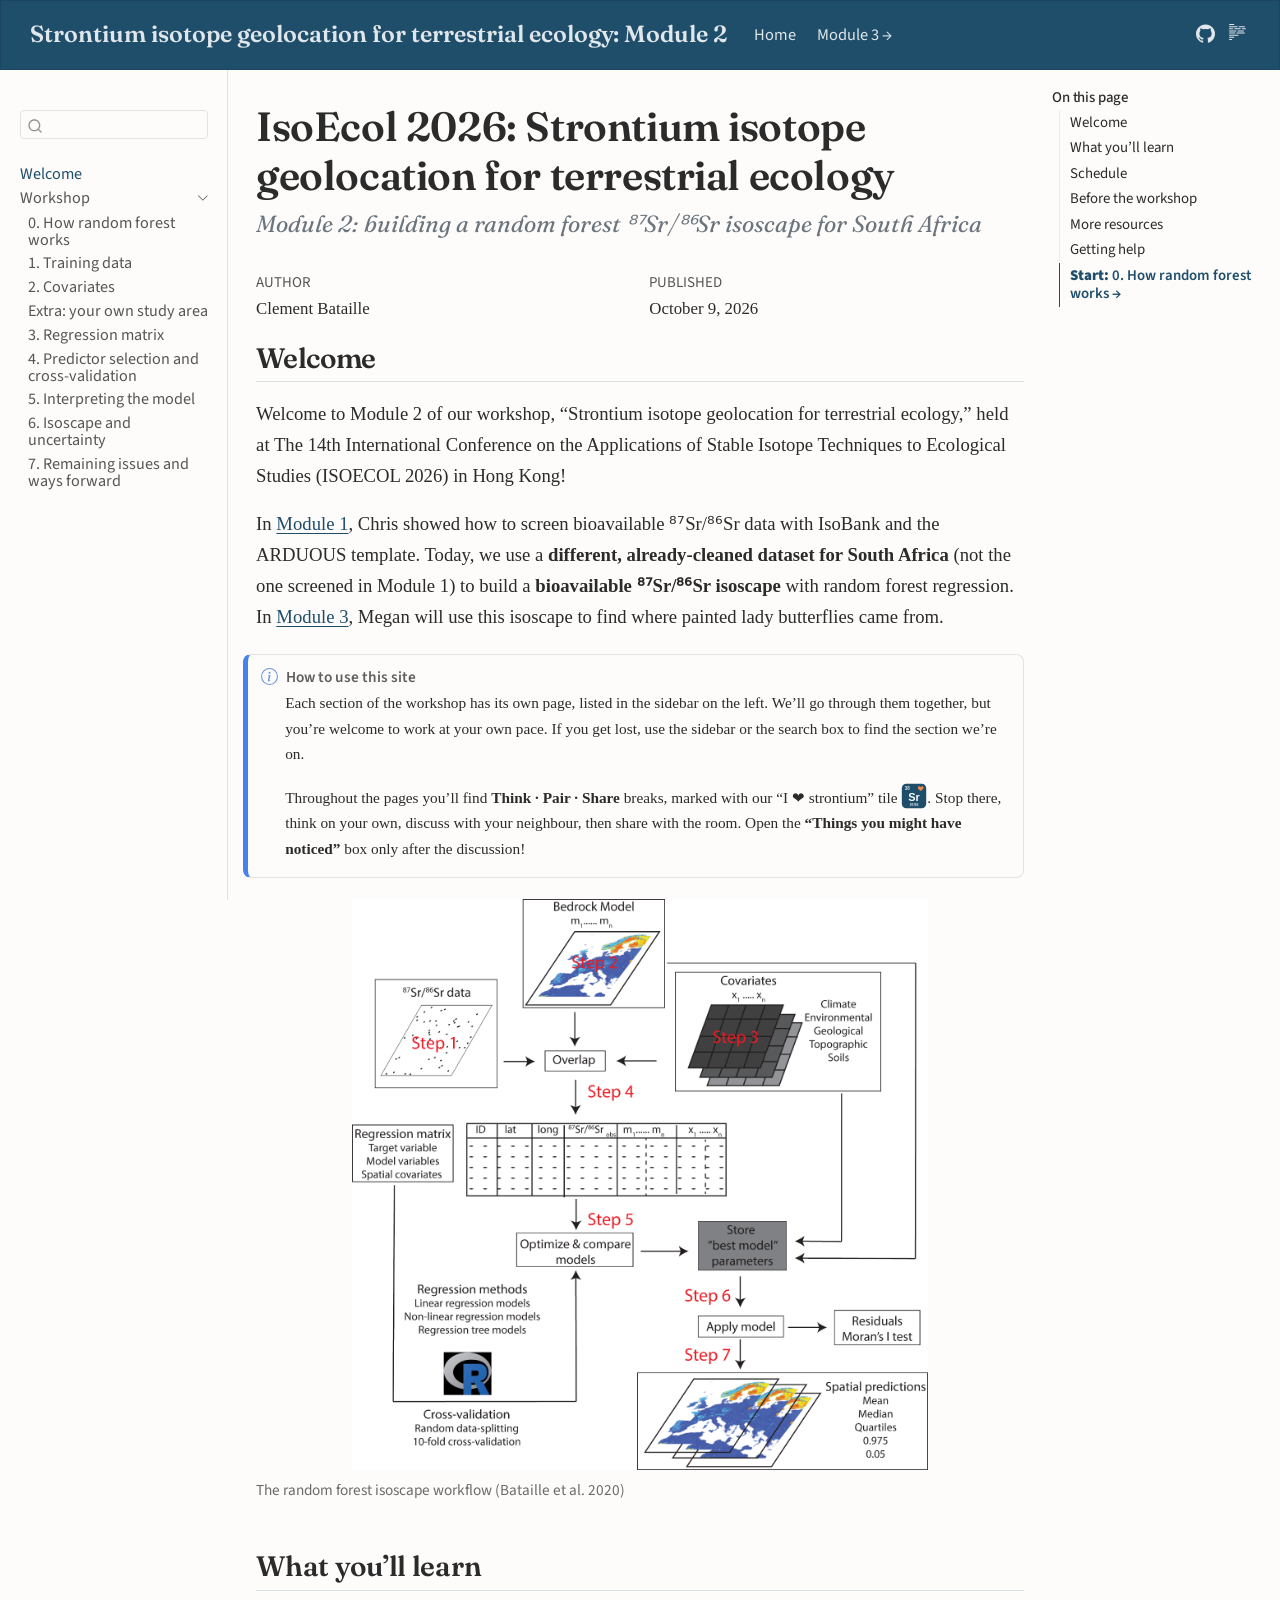
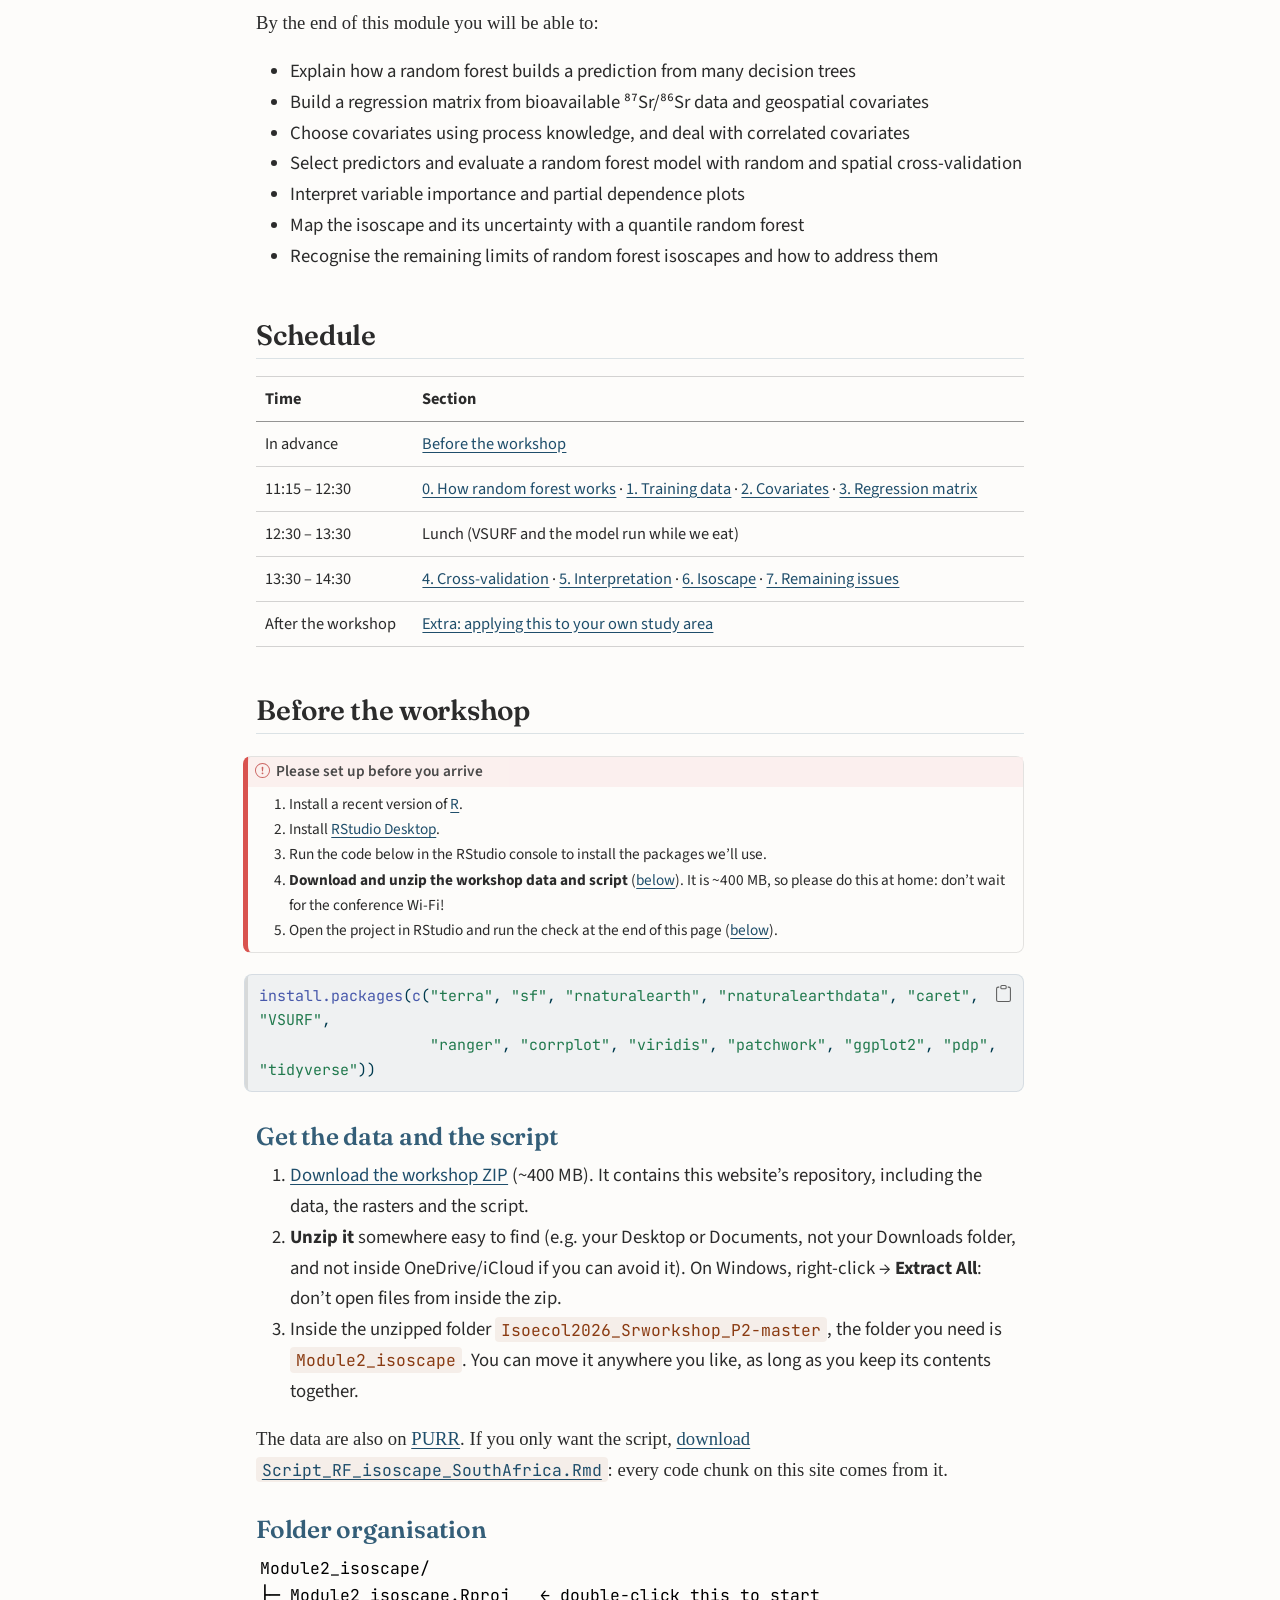
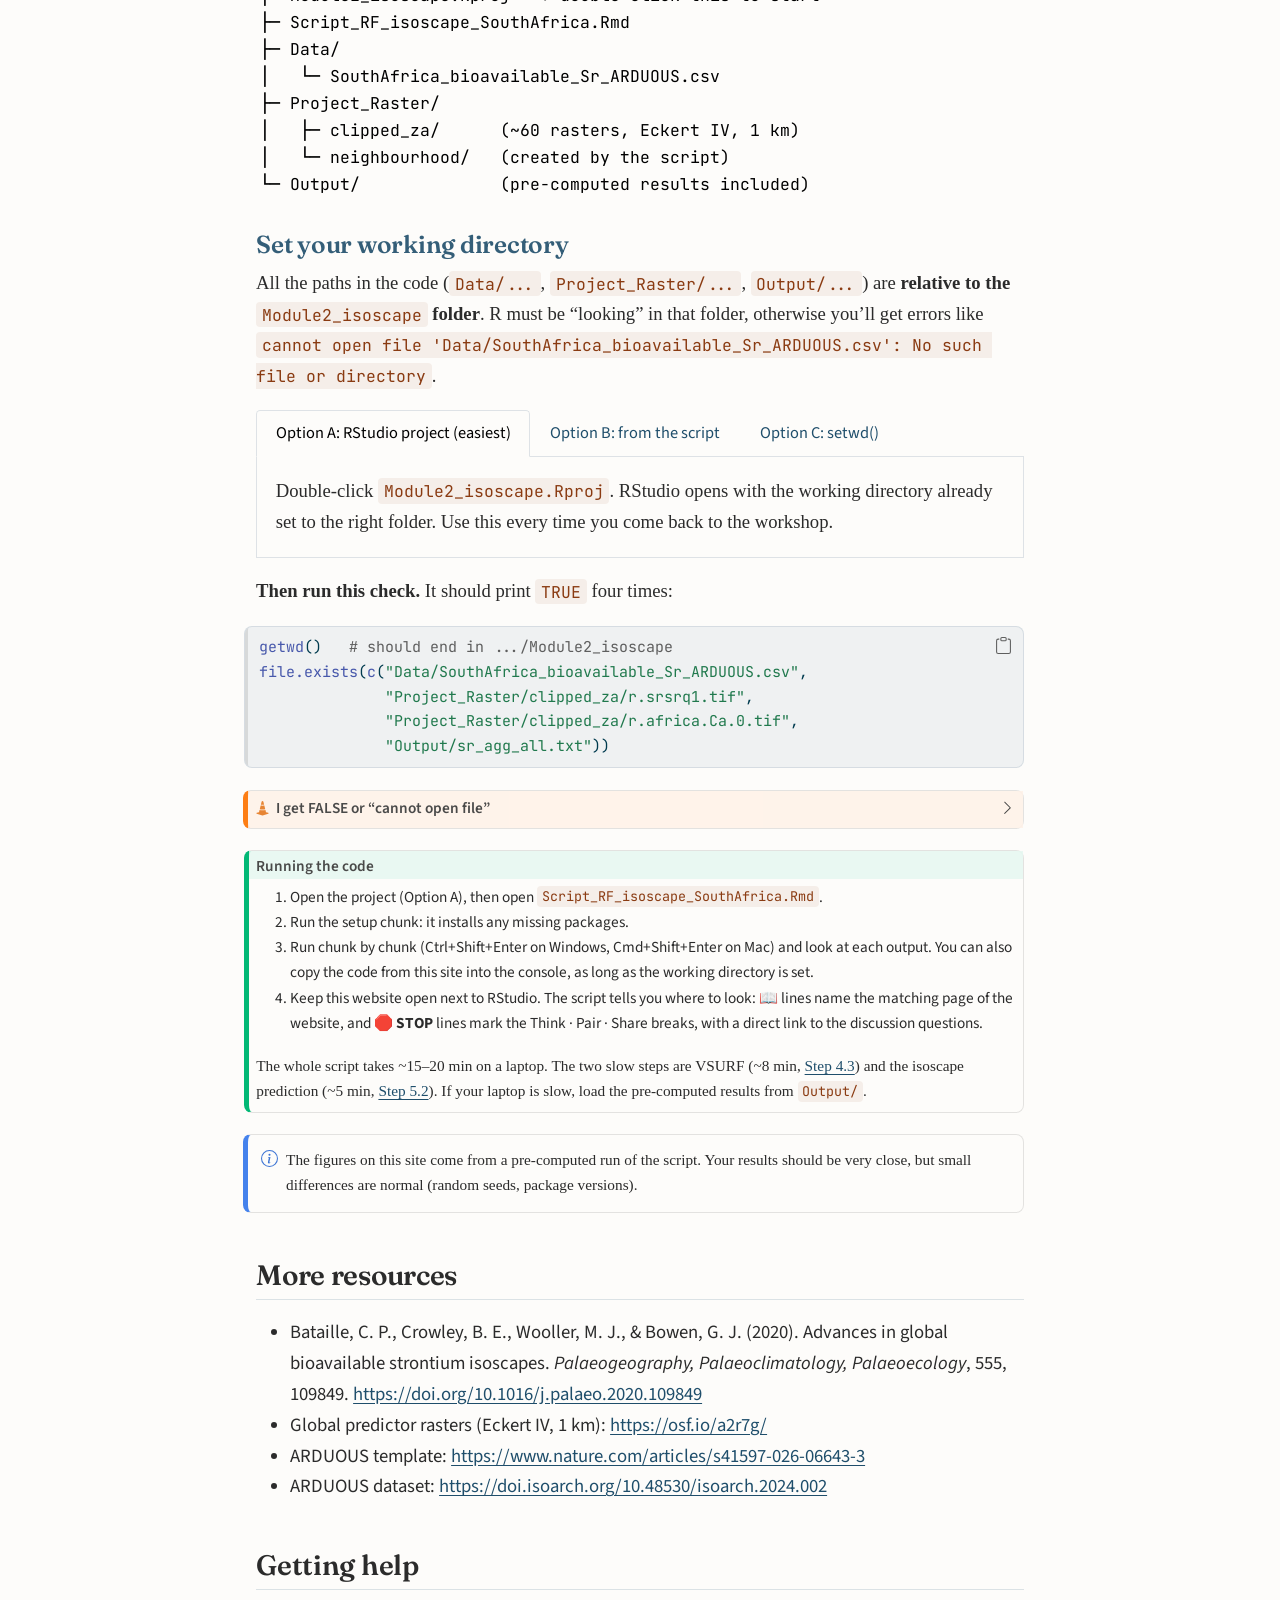
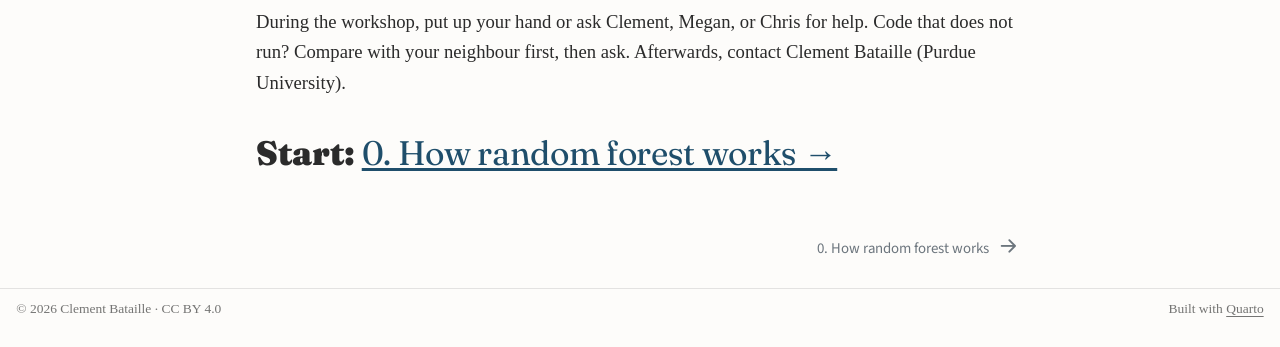
<file: docs/index.html>
<!DOCTYPE html>
<html xmlns="http://www.w3.org/1999/xhtml" lang="en" xml:lang="en"><head>

<meta charset="utf-8">
<meta name="generator" content="quarto-1.6.42">

<meta name="viewport" content="width=device-width, initial-scale=1.0, user-scalable=yes">

<meta name="author" content="Clement Bataille">
<meta name="dcterms.date" content="2026-10-09">

<title>IsoEcol 2026: Strontium isotope geolocation for terrestrial ecology – Strontium isotope geolocation for terrestrial ecology: Module 2</title>
<style>
code{white-space: pre-wrap;}
span.smallcaps{font-variant: small-caps;}
div.columns{display: flex; gap: min(4vw, 1.5em);}
div.column{flex: auto; overflow-x: auto;}
div.hanging-indent{margin-left: 1.5em; text-indent: -1.5em;}
ul.task-list{list-style: none;}
ul.task-list li input[type="checkbox"] {
  width: 0.8em;
  margin: 0 0.8em 0.2em -1em; /* quarto-specific, see https://github.com/quarto-dev/quarto-cli/issues/4556 */ 
  vertical-align: middle;
}
/* CSS for syntax highlighting */
pre > code.sourceCode { white-space: pre; position: relative; }
pre > code.sourceCode > span { line-height: 1.25; }
pre > code.sourceCode > span:empty { height: 1.2em; }
.sourceCode { overflow: visible; }
code.sourceCode > span { color: inherit; text-decoration: inherit; }
div.sourceCode { margin: 1em 0; }
pre.sourceCode { margin: 0; }
@media screen {
div.sourceCode { overflow: auto; }
}
@media print {
pre > code.sourceCode { white-space: pre-wrap; }
pre > code.sourceCode > span { display: inline-block; text-indent: -5em; padding-left: 5em; }
}
pre.numberSource code
  { counter-reset: source-line 0; }
pre.numberSource code > span
  { position: relative; left: -4em; counter-increment: source-line; }
pre.numberSource code > span > a:first-child::before
  { content: counter(source-line);
    position: relative; left: -1em; text-align: right; vertical-align: baseline;
    border: none; display: inline-block;
    -webkit-touch-callout: none; -webkit-user-select: none;
    -khtml-user-select: none; -moz-user-select: none;
    -ms-user-select: none; user-select: none;
    padding: 0 4px; width: 4em;
  }
pre.numberSource { margin-left: 3em;  padding-left: 4px; }
div.sourceCode
  {   }
@media screen {
pre > code.sourceCode > span > a:first-child::before { text-decoration: underline; }
}
</style>


<script src="site_libs/quarto-nav/quarto-nav.js"></script>
<script src="site_libs/quarto-nav/headroom.min.js"></script>
<script src="site_libs/clipboard/clipboard.min.js"></script>
<script src="site_libs/quarto-search/autocomplete.umd.js"></script>
<script src="site_libs/quarto-search/fuse.min.js"></script>
<script src="site_libs/quarto-search/quarto-search.js"></script>
<meta name="quarto:offset" content="./">
<link href="./00-random-forest.html" rel="next">
<script src="site_libs/quarto-html/quarto.js"></script>
<script src="site_libs/quarto-html/popper.min.js"></script>
<script src="site_libs/quarto-html/tippy.umd.min.js"></script>
<script src="site_libs/quarto-html/anchor.min.js"></script>
<link href="site_libs/quarto-html/tippy.css" rel="stylesheet">
<link href="site_libs/quarto-html/quarto-syntax-highlighting-b2d9fb69a705f84b18c767c904a7c72d.css" rel="stylesheet" id="quarto-text-highlighting-styles">
<script src="site_libs/bootstrap/bootstrap.min.js"></script>
<link href="site_libs/bootstrap/bootstrap-icons.css" rel="stylesheet">
<link href="site_libs/bootstrap/bootstrap-333addd1bd3a146788b4b69de38e3784.min.css" rel="stylesheet" append-hash="true" id="quarto-bootstrap" data-mode="light">
<script src="site_libs/quarto-contrib/glightbox/glightbox.min.js"></script>
<link href="site_libs/quarto-contrib/glightbox/glightbox.min.css" rel="stylesheet">
<link href="site_libs/quarto-contrib/glightbox/lightbox.css" rel="stylesheet">
<script id="quarto-search-options" type="application/json">{
  "location": "sidebar",
  "copy-button": false,
  "collapse-after": 3,
  "panel-placement": "start",
  "type": "textbox",
  "limit": 50,
  "keyboard-shortcut": [
    "f",
    "/",
    "s"
  ],
  "language": {
    "search-no-results-text": "No results",
    "search-matching-documents-text": "matching documents",
    "search-copy-link-title": "Copy link to search",
    "search-hide-matches-text": "Hide additional matches",
    "search-more-match-text": "more match in this document",
    "search-more-matches-text": "more matches in this document",
    "search-clear-button-title": "Clear",
    "search-text-placeholder": "",
    "search-detached-cancel-button-title": "Cancel",
    "search-submit-button-title": "Submit",
    "search-label": "Search"
  }
}</script>
<style>html{ scroll-behavior: smooth; }</style>


</head>

<body class="nav-sidebar docked nav-fixed">

<div id="quarto-search-results"></div>
  <header id="quarto-header" class="headroom fixed-top">
    <nav class="navbar navbar-expand-lg " data-bs-theme="dark">
      <div class="navbar-container container-fluid">
      <div class="navbar-brand-container mx-auto">
    <a class="navbar-brand" href="./index.html">
    <span class="navbar-title">Strontium isotope geolocation for terrestrial ecology: Module 2</span>
    </a>
  </div>
          <button class="navbar-toggler" type="button" data-bs-toggle="collapse" data-bs-target="#navbarCollapse" aria-controls="navbarCollapse" role="menu" aria-expanded="false" aria-label="Toggle navigation" onclick="if (window.quartoToggleHeadroom) { window.quartoToggleHeadroom(); }">
  <span class="navbar-toggler-icon"></span>
</button>
          <div class="collapse navbar-collapse" id="navbarCollapse">
            <ul class="navbar-nav navbar-nav-scroll me-auto">
  <li class="nav-item">
    <a class="nav-link active" href="./index.html" aria-current="page"> 
<span class="menu-text">Home</span></a>
  </li>  
  <li class="nav-item">
    <a class="nav-link" href="https://meganreich.github.io/Isoecol2026_Srworkshop_P3/"> 
<span class="menu-text">Module 3 →</span></a>
  </li>  
</ul>
            <ul class="navbar-nav navbar-nav-scroll ms-auto">
  <li class="nav-item compact">
    <a class="nav-link" href="https://github.com/cbataill/Isoecol2026_Srworkshop_P2"> <i class="bi bi-github" role="img" aria-label="GitHub">
</i> 
<span class="menu-text"></span></a>
  </li>  
</ul>
          </div> <!-- /navcollapse -->
            <div class="quarto-navbar-tools">
  <a href="" class="quarto-reader-toggle quarto-navigation-tool px-1" onclick="window.quartoToggleReader(); return false;" title="Toggle reader mode">
  <div class="quarto-reader-toggle-btn">
  <i class="bi"></i>
  </div>
</a>
</div>
      </div> <!-- /container-fluid -->
    </nav>
  <nav class="quarto-secondary-nav">
    <div class="container-fluid d-flex">
      <button type="button" class="quarto-btn-toggle btn" data-bs-toggle="collapse" role="button" data-bs-target=".quarto-sidebar-collapse-item" aria-controls="quarto-sidebar" aria-expanded="false" aria-label="Toggle sidebar navigation" onclick="if (window.quartoToggleHeadroom) { window.quartoToggleHeadroom(); }">
        <i class="bi bi-layout-text-sidebar-reverse"></i>
      </button>
        <nav class="quarto-page-breadcrumbs" aria-label="breadcrumb"><ol class="breadcrumb"><li class="breadcrumb-item"><a href="./index.html">Welcome</a></li></ol></nav>
        <a class="flex-grow-1" role="navigation" data-bs-toggle="collapse" data-bs-target=".quarto-sidebar-collapse-item" aria-controls="quarto-sidebar" aria-expanded="false" aria-label="Toggle sidebar navigation" onclick="if (window.quartoToggleHeadroom) { window.quartoToggleHeadroom(); }">      
        </a>
      <button type="button" class="btn quarto-search-button" aria-label="Search" onclick="window.quartoOpenSearch();">
        <i class="bi bi-search"></i>
      </button>
    </div>
  </nav>
</header>
<!-- content -->
<div id="quarto-content" class="quarto-container page-columns page-rows-contents page-layout-article page-navbar">
<!-- sidebar -->
  <nav id="quarto-sidebar" class="sidebar collapse collapse-horizontal quarto-sidebar-collapse-item sidebar-navigation docked overflow-auto">
        <div class="mt-2 flex-shrink-0 align-items-center">
        <div class="sidebar-search">
        <div id="quarto-search" class="" title="Search"></div>
        </div>
        </div>
    <div class="sidebar-menu-container"> 
    <ul class="list-unstyled mt-1">
        <li class="sidebar-item">
  <div class="sidebar-item-container"> 
  <a href="./index.html" class="sidebar-item-text sidebar-link active">
 <span class="menu-text">Welcome</span></a>
  </div>
</li>
        <li class="sidebar-item sidebar-item-section">
      <div class="sidebar-item-container"> 
            <a class="sidebar-item-text sidebar-link text-start" data-bs-toggle="collapse" data-bs-target="#quarto-sidebar-section-1" role="navigation" aria-expanded="true">
 <span class="menu-text">Workshop</span></a>
          <a class="sidebar-item-toggle text-start" data-bs-toggle="collapse" data-bs-target="#quarto-sidebar-section-1" role="navigation" aria-expanded="true" aria-label="Toggle section">
            <i class="bi bi-chevron-right ms-2"></i>
          </a> 
      </div>
      <ul id="quarto-sidebar-section-1" class="collapse list-unstyled sidebar-section depth1 show">  
          <li class="sidebar-item">
  <div class="sidebar-item-container"> 
  <a href="./00-random-forest.html" class="sidebar-item-text sidebar-link">
 <span class="menu-text">0. How random forest works</span></a>
  </div>
</li>
          <li class="sidebar-item">
  <div class="sidebar-item-container"> 
  <a href="./01-training-data.html" class="sidebar-item-text sidebar-link">
 <span class="menu-text">1. Training data</span></a>
  </div>
</li>
          <li class="sidebar-item">
  <div class="sidebar-item-container"> 
  <a href="./02-covariates.html" class="sidebar-item-text sidebar-link">
 <span class="menu-text">2. Covariates</span></a>
  </div>
</li>
          <li class="sidebar-item">
  <div class="sidebar-item-container"> 
  <a href="./02b-own-study-area.html" class="sidebar-item-text sidebar-link">
 <span class="menu-text">Extra: your own study area</span></a>
  </div>
</li>
          <li class="sidebar-item">
  <div class="sidebar-item-container"> 
  <a href="./03-regression-matrix.html" class="sidebar-item-text sidebar-link">
 <span class="menu-text">3. Regression matrix</span></a>
  </div>
</li>
          <li class="sidebar-item">
  <div class="sidebar-item-container"> 
  <a href="./04-cross-validation.html" class="sidebar-item-text sidebar-link">
 <span class="menu-text">4. Predictor selection and cross-validation</span></a>
  </div>
</li>
          <li class="sidebar-item">
  <div class="sidebar-item-container"> 
  <a href="./05-interpretation.html" class="sidebar-item-text sidebar-link">
 <span class="menu-text">5. Interpreting the model</span></a>
  </div>
</li>
          <li class="sidebar-item">
  <div class="sidebar-item-container"> 
  <a href="./06-isoscape.html" class="sidebar-item-text sidebar-link">
 <span class="menu-text">6. Isoscape and uncertainty</span></a>
  </div>
</li>
          <li class="sidebar-item">
  <div class="sidebar-item-container"> 
  <a href="./07-remaining-issues.html" class="sidebar-item-text sidebar-link">
 <span class="menu-text">7. Remaining issues and ways forward</span></a>
  </div>
</li>
      </ul>
  </li>
    </ul>
    </div>
</nav>
<div id="quarto-sidebar-glass" class="quarto-sidebar-collapse-item" data-bs-toggle="collapse" data-bs-target=".quarto-sidebar-collapse-item"></div>
<!-- margin-sidebar -->
    <div id="quarto-margin-sidebar" class="sidebar margin-sidebar">
        <nav id="TOC" role="doc-toc" class="toc-active">
    <h2 id="toc-title">On this page</h2>
   
  <ul>
  <li><a href="#welcome" id="toc-welcome" class="nav-link active" data-scroll-target="#welcome">Welcome</a></li>
  <li><a href="#what-youll-learn" id="toc-what-youll-learn" class="nav-link" data-scroll-target="#what-youll-learn">What you’ll learn</a></li>
  <li><a href="#schedule" id="toc-schedule" class="nav-link" data-scroll-target="#schedule">Schedule</a></li>
  <li><a href="#before-the-workshop" id="toc-before-the-workshop" class="nav-link" data-scroll-target="#before-the-workshop">Before the workshop</a>
  <ul class="collapse">
  <li><a href="#get-the-data-and-the-script" id="toc-get-the-data-and-the-script" class="nav-link" data-scroll-target="#get-the-data-and-the-script">Get the data and the script</a></li>
  <li><a href="#folder-organisation" id="toc-folder-organisation" class="nav-link" data-scroll-target="#folder-organisation">Folder organisation</a></li>
  <li><a href="#set-your-working-directory" id="toc-set-your-working-directory" class="nav-link" data-scroll-target="#set-your-working-directory">Set your working directory</a></li>
  </ul></li>
  <li><a href="#more-resources" id="toc-more-resources" class="nav-link" data-scroll-target="#more-resources">More resources</a></li>
  <li><a href="#getting-help" id="toc-getting-help" class="nav-link" data-scroll-target="#getting-help">Getting help</a></li>
  <li><a href="#start-0.-how-random-forest-works" id="toc-start-0.-how-random-forest-works" class="nav-link" data-scroll-target="#start-0.-how-random-forest-works"><strong>Start:</strong> 0. How random forest works →</a></li>
  </ul>
</nav>
    </div>
<!-- main -->
<main class="content" id="quarto-document-content">

<header id="title-block-header" class="quarto-title-block default">
<div class="quarto-title">
<h1 class="title">IsoEcol 2026: Strontium isotope geolocation for terrestrial ecology</h1>
<p class="subtitle lead">Module 2: building a random forest ⁸⁷Sr/⁸⁶Sr isoscape for South Africa</p>
</div>



<div class="quarto-title-meta">

    <div>
    <div class="quarto-title-meta-heading">Author</div>
    <div class="quarto-title-meta-contents">
             <p>Clement Bataille </p>
          </div>
  </div>
    
    <div>
    <div class="quarto-title-meta-heading">Published</div>
    <div class="quarto-title-meta-contents">
      <p class="date">October 9, 2026</p>
    </div>
  </div>
  
    
  </div>
  


</header>


<section id="welcome" class="level2">
<h2 class="anchored" data-anchor-id="welcome">Welcome</h2>
<p>Welcome to Module 2 of our workshop, “Strontium isotope geolocation for terrestrial ecology,” held at The 14th International Conference on the Applications of Stable Isotope Techniques to Ecological Studies (ISOECOL 2026) in Hong Kong!</p>
<p>In <a href="https://github.com/stantis/IsoEcolWorkshop2026">Module 1</a>, Chris showed how to screen bioavailable ⁸⁷Sr/⁸⁶Sr data with IsoBank and the ARDUOUS template. Today, we use a <strong>different, already-cleaned dataset for South Africa</strong> (not the one screened in Module 1) to build a <strong>bioavailable ⁸⁷Sr/⁸⁶Sr isoscape</strong> with random forest regression. In <a href="https://meganreich.github.io/Isoecol2026_Srworkshop_P3/">Module 3</a>, Megan will use this isoscape to find where painted lady butterflies came from.</p>
<div class="callout callout-style-simple callout-note callout-titled">
<div class="callout-header d-flex align-content-center">
<div class="callout-icon-container">
<i class="callout-icon"></i>
</div>
<div class="callout-title-container flex-fill">
How to use this site
</div>
</div>
<div class="callout-body-container callout-body">
<p>Each section of the workshop has its own page, listed in the sidebar on the left. We’ll go through them together, but you’re welcome to work at your own pace. If you get lost, use the sidebar or the search box to find the section we’re on.</p>
<p>Throughout the pages you’ll find <strong>Think · Pair · Share</strong> breaks, marked with our “I ❤ strontium” tile <img src="images/sr-icon.svg" class="img-fluid" style="vertical-align:-6px" alt="Strontium tile with a heart" width="26">. Stop there, think on your own, discuss with your neighbour, then share with the room. Open the <strong>“Things you might have noticed”</strong> box only after the discussion!</p>
</div>
</div>
<div class="quarto-figure quarto-figure-center">
<figure class="figure">
<p><a href="images/rf-workflow.png" class="lightbox" data-gallery="quarto-lightbox-gallery-1" title="The random forest isoscape workflow (Bataille et al.&nbsp;2020)"><img src="images/rf-workflow.png" class="img-fluid figure-img" style="width:75.0%" alt="The random forest isoscape workflow (Bataille et al.&nbsp;2020)"></a></p>
<figcaption>The random forest isoscape workflow (Bataille et al.&nbsp;2020)</figcaption>
</figure>
</div>
</section>
<section id="what-youll-learn" class="level2">
<h2 class="anchored" data-anchor-id="what-youll-learn">What you’ll learn</h2>
<p>By the end of this module you will be able to:</p>
<ul>
<li>Explain how a random forest builds a prediction from many decision trees</li>
<li>Build a regression matrix from bioavailable ⁸⁷Sr/⁸⁶Sr data and geospatial covariates</li>
<li>Choose covariates using process knowledge, and deal with correlated covariates</li>
<li>Select predictors and evaluate a random forest model with random and spatial cross-validation</li>
<li>Interpret variable importance and partial dependence plots</li>
<li>Map the isoscape and its uncertainty with a quantile random forest</li>
<li>Recognise the remaining limits of random forest isoscapes and how to address them</li>
</ul>
</section>
<section id="schedule" class="level2">
<h2 class="anchored" data-anchor-id="schedule">Schedule</h2>
<table class="caption-top table">
<thead>
<tr class="header">
<th>Time</th>
<th>Section</th>
</tr>
</thead>
<tbody>
<tr class="odd">
<td>In advance</td>
<td><a href="#before-the-workshop">Before the workshop</a></td>
</tr>
<tr class="even">
<td>11:15 – 12:30</td>
<td><a href="./00-random-forest.html">0. How random forest works</a> · <a href="./01-training-data.html">1. Training data</a> · <a href="./02-covariates.html">2. Covariates</a> · <a href="./03-regression-matrix.html">3. Regression matrix</a></td>
</tr>
<tr class="odd">
<td>12:30 – 13:30</td>
<td>Lunch (VSURF and the model run while we eat)</td>
</tr>
<tr class="even">
<td>13:30 – 14:30</td>
<td><a href="./04-cross-validation.html">4. Cross-validation</a> · <a href="./05-interpretation.html">5. Interpretation</a> · <a href="./06-isoscape.html">6. Isoscape</a> · <a href="./07-remaining-issues.html">7. Remaining issues</a></td>
</tr>
<tr class="odd">
<td>After the workshop</td>
<td><a href="./02b-own-study-area.html">Extra: applying this to your own study area</a></td>
</tr>
</tbody>
</table>
</section>
<section id="before-the-workshop" class="level2">
<h2 class="anchored" data-anchor-id="before-the-workshop">Before the workshop</h2>
<div class="callout callout-style-default callout-important callout-titled">
<div class="callout-header d-flex align-content-center">
<div class="callout-icon-container">
<i class="callout-icon"></i>
</div>
<div class="callout-title-container flex-fill">
Please set up before you arrive
</div>
</div>
<div class="callout-body-container callout-body">
<ol type="1">
<li>Install a recent version of <a href="https://cran.r-project.org/">R</a>.</li>
<li>Install <a href="https://posit.co/download/rstudio-desktop/">RStudio Desktop</a>.</li>
<li>Run the code below in the RStudio console to install the packages we’ll use.</li>
<li><strong>Download and unzip the workshop data and script</strong> (<a href="#get-the-data-and-the-script">below</a>). It is ~400 MB, so please do this at home: don’t wait for the conference Wi-Fi!</li>
<li>Open the project in RStudio and run the check at the end of this page (<a href="#set-your-working-directory">below</a>).</li>
</ol>
</div>
</div>
<div class="cell">
<div class="sourceCode cell-code" id="cb1"><pre class="sourceCode r code-with-copy"><code class="sourceCode r"><span id="cb1-1"><a href="#cb1-1" aria-hidden="true" tabindex="-1"></a><span class="fu">install.packages</span>(<span class="fu">c</span>(<span class="st">"terra"</span>, <span class="st">"sf"</span>, <span class="st">"rnaturalearth"</span>, <span class="st">"rnaturalearthdata"</span>, <span class="st">"caret"</span>, <span class="st">"VSURF"</span>,</span>
<span id="cb1-2"><a href="#cb1-2" aria-hidden="true" tabindex="-1"></a>                   <span class="st">"ranger"</span>, <span class="st">"corrplot"</span>, <span class="st">"viridis"</span>, <span class="st">"patchwork"</span>, <span class="st">"ggplot2"</span>, <span class="st">"pdp"</span>, <span class="st">"tidyverse"</span>))</span></code><button title="Copy to Clipboard" class="code-copy-button"><i class="bi"></i></button></pre></div>
</div>
<section id="get-the-data-and-the-script" class="level3">
<h3 class="anchored" data-anchor-id="get-the-data-and-the-script">Get the data and the script</h3>
<ol type="1">
<li><strong><a href="https://github.com/cbataill/Isoecol2026_Srworkshop_P2/archive/refs/heads/master.zip">Download the workshop ZIP</a></strong> (~400 MB). It contains this website’s repository, including the data, the rasters and the script.</li>
<li><strong>Unzip it</strong> somewhere easy to find (e.g.&nbsp;your Desktop or Documents, not your Downloads folder, and not inside OneDrive/iCloud if you can avoid it). On Windows, right-click → <strong>Extract All</strong>: don’t open files from inside the zip.</li>
<li>Inside the unzipped folder <code>Isoecol2026_Srworkshop_P2-master</code>, the folder you need is <strong><code>Module2_isoscape</code></strong>. You can move it anywhere you like, as long as you keep its contents together.</li>
</ol>
<p>The data are also on <a href="https://purr.purdue.edu/projects/isoecol2026srwo/info">PURR</a>. If you only want the script, <a href="files/Script_RF_isoscape_SouthAfrica.Rmd">download <code>Script_RF_isoscape_SouthAfrica.Rmd</code></a>: every code chunk on this site comes from it.</p>
</section>
<section id="folder-organisation" class="level3">
<h3 class="anchored" data-anchor-id="folder-organisation">Folder organisation</h3>
<pre><code>Module2_isoscape/
├─ Module2_isoscape.Rproj   ← double-click this to start
├─ Script_RF_isoscape_SouthAfrica.Rmd
├─ Data/
│   └─ SouthAfrica_bioavailable_Sr_ARDUOUS.csv
├─ Project_Raster/
│   ├─ clipped_za/      (~60 rasters, Eckert IV, 1 km)
│   └─ neighbourhood/   (created by the script)
└─ Output/              (pre-computed results included)</code></pre>
</section>
<section id="set-your-working-directory" class="level3">
<h3 class="anchored" data-anchor-id="set-your-working-directory">Set your working directory</h3>
<p>All the paths in the code (<code>Data/...</code>, <code>Project_Raster/...</code>, <code>Output/...</code>) are <strong>relative to the <code>Module2_isoscape</code> folder</strong>. R must be “looking” in that folder, otherwise you’ll get errors like <code>cannot open file 'Data/SouthAfrica_bioavailable_Sr_ARDUOUS.csv': No such file or directory</code>.</p>
<div class="tabset-margin-container"></div><div class="panel-tabset">
<ul class="nav nav-tabs" role="tablist"><li class="nav-item" role="presentation"><a class="nav-link active" id="tabset-1-1-tab" data-bs-toggle="tab" data-bs-target="#tabset-1-1" role="tab" aria-controls="tabset-1-1" aria-selected="true">Option A: RStudio project (easiest)</a></li><li class="nav-item" role="presentation"><a class="nav-link" id="tabset-1-2-tab" data-bs-toggle="tab" data-bs-target="#tabset-1-2" role="tab" aria-controls="tabset-1-2" aria-selected="false">Option B: from the script</a></li><li class="nav-item" role="presentation"><a class="nav-link" id="tabset-1-3-tab" data-bs-toggle="tab" data-bs-target="#tabset-1-3" role="tab" aria-controls="tabset-1-3" aria-selected="false">Option C: setwd()</a></li></ul>
<div class="tab-content">
<div id="tabset-1-1" class="tab-pane active" role="tabpanel" aria-labelledby="tabset-1-1-tab">
<p>Double-click <strong><code>Module2_isoscape.Rproj</code></strong>. RStudio opens with the working directory already set to the right folder. Use this every time you come back to the workshop.</p>
</div>
<div id="tabset-1-2" class="tab-pane" role="tabpanel" aria-labelledby="tabset-1-2-tab">
<p>Open <code>Script_RF_isoscape_SouthAfrica.Rmd</code> in RStudio, then <strong>Session → Set Working Directory → To Source File Location</strong>.</p>
</div>
<div id="tabset-1-3" class="tab-pane" role="tabpanel" aria-labelledby="tabset-1-3-tab">
<p>Type the path to <em>your</em> <code>Module2_isoscape</code> folder, with forward slashes <code>/</code> (also on Windows):</p>
<div class="cell">
<div class="sourceCode cell-code" id="cb3"><pre class="sourceCode r code-with-copy"><code class="sourceCode r"><span id="cb3-1"><a href="#cb3-1" aria-hidden="true" tabindex="-1"></a><span class="fu">setwd</span>(<span class="st">"C:/Users/yourname/Documents/Module2_isoscape"</span>)   <span class="co"># Windows</span></span>
<span id="cb3-2"><a href="#cb3-2" aria-hidden="true" tabindex="-1"></a><span class="fu">setwd</span>(<span class="st">"~/Documents/Module2_isoscape"</span>)                    <span class="co"># Mac / Linux</span></span></code><button title="Copy to Clipboard" class="code-copy-button"><i class="bi"></i></button></pre></div>
</div>
<p>Tip: in RStudio, put the cursor between the quotes and press <strong>Tab</strong> to browse to the folder.</p>
</div>
</div>
</div>
<p><strong>Then run this check.</strong> It should print <code>TRUE</code> four times:</p>
<div class="cell">
<div class="sourceCode cell-code" id="cb4"><pre class="sourceCode r code-with-copy"><code class="sourceCode r"><span id="cb4-1"><a href="#cb4-1" aria-hidden="true" tabindex="-1"></a><span class="fu">getwd</span>()   <span class="co"># should end in .../Module2_isoscape</span></span>
<span id="cb4-2"><a href="#cb4-2" aria-hidden="true" tabindex="-1"></a><span class="fu">file.exists</span>(<span class="fu">c</span>(<span class="st">"Data/SouthAfrica_bioavailable_Sr_ARDUOUS.csv"</span>,</span>
<span id="cb4-3"><a href="#cb4-3" aria-hidden="true" tabindex="-1"></a>              <span class="st">"Project_Raster/clipped_za/r.srsrq1.tif"</span>,</span>
<span id="cb4-4"><a href="#cb4-4" aria-hidden="true" tabindex="-1"></a>              <span class="st">"Project_Raster/clipped_za/r.africa.Ca.0.tif"</span>,</span>
<span id="cb4-5"><a href="#cb4-5" aria-hidden="true" tabindex="-1"></a>              <span class="st">"Output/sr_agg_all.txt"</span>))</span></code><button title="Copy to Clipboard" class="code-copy-button"><i class="bi"></i></button></pre></div>
</div>
<div class="callout callout-style-default callout-caution callout-titled">
<div class="callout-header d-flex align-content-center" data-bs-toggle="collapse" data-bs-target=".callout-3-contents" aria-controls="callout-3" aria-expanded="false" aria-label="Toggle callout">
<div class="callout-icon-container">
<i class="callout-icon"></i>
</div>
<div class="callout-title-container flex-fill">
I get FALSE or “cannot open file”
</div>
<div class="callout-btn-toggle d-inline-block border-0 py-1 ps-1 pe-0 float-end"><i class="callout-toggle"></i></div>
</div>
<div id="callout-3" class="callout-3-contents callout-collapse collapse">
<div class="callout-body-container callout-body">
<ul>
<li><strong><code>getwd()</code> doesn’t end in <code>Module2_isoscape</code>:</strong> R is looking in the wrong folder. Use one of the options above.</li>
<li><strong>It ends in <code>Module2_isoscape</code> but you still get <code>FALSE</code>:</strong> check that you unzipped the whole folder (on Windows, files opened from inside a zip are not really there), and that <code>Data/</code> and <code>Project_Raster/</code> are directly inside <code>Module2_isoscape</code>, not one level deeper (e.g.&nbsp;<code>Module2_isoscape/Module2_isoscape/Data</code>).</li>
<li><strong>Only the rasters are <code>FALSE</code>:</strong> the download was incomplete. Download the ZIP again.</li>
</ul>
</div>
</div>
</div>
<div class="callout callout-style-default callout-tip no-icon callout-titled">
<div class="callout-header d-flex align-content-center">
<div class="callout-icon-container">
<i class="callout-icon no-icon"></i>
</div>
<div class="callout-title-container flex-fill">
Running the code
</div>
</div>
<div class="callout-body-container callout-body">
<ol type="1">
<li>Open the project (Option A), then open <code>Script_RF_isoscape_SouthAfrica.Rmd</code>.</li>
<li>Run the setup chunk: it installs any missing packages.</li>
<li>Run chunk by chunk (Ctrl+Shift+Enter on Windows, Cmd+Shift+Enter on Mac) and look at each output. You can also copy the code from this site into the console, as long as the working directory is set.</li>
<li>Keep this website open next to RStudio. The script tells you where to look: <strong>📖</strong> lines name the matching page of the website, and <strong>🛑 STOP</strong> lines mark the Think · Pair · Share breaks, with a direct link to the discussion questions.</li>
</ol>
<p>The whole script takes ~15–20 min on a laptop. The two slow steps are VSURF (~8 min, <a href="./04-cross-validation.html#step-4.3-predictor-selection-with-vsurf">Step 4.3</a>) and the isoscape prediction (~5 min, <a href="./06-isoscape.html">Step 5.2</a>). If your laptop is slow, load the pre-computed results from <code>Output/</code>.</p>
</div>
</div>
<div class="callout callout-style-simple callout-note">
<div class="callout-body d-flex">
<div class="callout-icon-container">
<i class="callout-icon"></i>
</div>
<div class="callout-body-container">
<p>The figures on this site come from a pre-computed run of the script. Your results should be very close, but small differences are normal (random seeds, package versions).</p>
</div>
</div>
</div>
</section>
</section>
<section id="more-resources" class="level2">
<h2 class="anchored" data-anchor-id="more-resources">More resources</h2>
<ul>
<li>Bataille, C. P., Crowley, B. E., Wooller, M. J., &amp; Bowen, G. J. (2020). Advances in global bioavailable strontium isoscapes. <em>Palaeogeography, Palaeoclimatology, Palaeoecology</em>, 555, 109849. <a href="https://doi.org/10.1016/j.palaeo.2020.109849" class="uri">https://doi.org/10.1016/j.palaeo.2020.109849</a></li>
<li>Global predictor rasters (Eckert IV, 1 km): <a href="https://osf.io/a2r7g/" class="uri">https://osf.io/a2r7g/</a></li>
<li>ARDUOUS template: <a href="https://www.nature.com/articles/s41597-026-06643-3" class="uri">https://www.nature.com/articles/s41597-026-06643-3</a></li>
<li>ARDUOUS dataset: <a href="https://doi.isoarch.org/10.48530/isoarch.2024.002" class="uri">https://doi.isoarch.org/10.48530/isoarch.2024.002</a></li>
</ul>
</section>
<section id="getting-help" class="level2">
<h2 class="anchored" data-anchor-id="getting-help">Getting help</h2>
<p>During the workshop, put up your hand or ask Clement, Megan, or Chris for help. Code that does not run? Compare with your neighbour first, then ask. Afterwards, contact Clement Bataille (Purdue University).</p>
</section>
<section id="start-0.-how-random-forest-works" class="level1">
<h1><strong>Start:</strong> <a href="./00-random-forest.html">0. How random forest works →</a></h1>


</section>

<a onclick="window.scrollTo(0, 0); return false;" role="button" id="quarto-back-to-top"><i class="bi bi-arrow-up"></i> Back to top</a></main> <!-- /main -->
<script id="quarto-html-after-body" type="application/javascript">
window.document.addEventListener("DOMContentLoaded", function (event) {
  const toggleBodyColorMode = (bsSheetEl) => {
    const mode = bsSheetEl.getAttribute("data-mode");
    const bodyEl = window.document.querySelector("body");
    if (mode === "dark") {
      bodyEl.classList.add("quarto-dark");
      bodyEl.classList.remove("quarto-light");
    } else {
      bodyEl.classList.add("quarto-light");
      bodyEl.classList.remove("quarto-dark");
    }
  }
  const toggleBodyColorPrimary = () => {
    const bsSheetEl = window.document.querySelector("link#quarto-bootstrap");
    if (bsSheetEl) {
      toggleBodyColorMode(bsSheetEl);
    }
  }
  toggleBodyColorPrimary();  
  const icon = "";
  const anchorJS = new window.AnchorJS();
  anchorJS.options = {
    placement: 'right',
    icon: icon
  };
  anchorJS.add('.anchored');
  const isCodeAnnotation = (el) => {
    for (const clz of el.classList) {
      if (clz.startsWith('code-annotation-')) {                     
        return true;
      }
    }
    return false;
  }
  const onCopySuccess = function(e) {
    // button target
    const button = e.trigger;
    // don't keep focus
    button.blur();
    // flash "checked"
    button.classList.add('code-copy-button-checked');
    var currentTitle = button.getAttribute("title");
    button.setAttribute("title", "Copied!");
    let tooltip;
    if (window.bootstrap) {
      button.setAttribute("data-bs-toggle", "tooltip");
      button.setAttribute("data-bs-placement", "left");
      button.setAttribute("data-bs-title", "Copied!");
      tooltip = new bootstrap.Tooltip(button, 
        { trigger: "manual", 
          customClass: "code-copy-button-tooltip",
          offset: [0, -8]});
      tooltip.show();    
    }
    setTimeout(function() {
      if (tooltip) {
        tooltip.hide();
        button.removeAttribute("data-bs-title");
        button.removeAttribute("data-bs-toggle");
        button.removeAttribute("data-bs-placement");
      }
      button.setAttribute("title", currentTitle);
      button.classList.remove('code-copy-button-checked');
    }, 1000);
    // clear code selection
    e.clearSelection();
  }
  const getTextToCopy = function(trigger) {
      const codeEl = trigger.previousElementSibling.cloneNode(true);
      for (const childEl of codeEl.children) {
        if (isCodeAnnotation(childEl)) {
          childEl.remove();
        }
      }
      return codeEl.innerText;
  }
  const clipboard = new window.ClipboardJS('.code-copy-button:not([data-in-quarto-modal])', {
    text: getTextToCopy
  });
  clipboard.on('success', onCopySuccess);
  if (window.document.getElementById('quarto-embedded-source-code-modal')) {
    const clipboardModal = new window.ClipboardJS('.code-copy-button[data-in-quarto-modal]', {
      text: getTextToCopy,
      container: window.document.getElementById('quarto-embedded-source-code-modal')
    });
    clipboardModal.on('success', onCopySuccess);
  }
    var localhostRegex = new RegExp(/^(?:http|https):\/\/localhost\:?[0-9]*\//);
    var mailtoRegex = new RegExp(/^mailto:/);
      var filterRegex = new RegExp("https:\/\/cbataill\.github\.io\/Isoecol2026_Srworkshop_P2");
    var isInternal = (href) => {
        return filterRegex.test(href) || localhostRegex.test(href) || mailtoRegex.test(href);
    }
    // Inspect non-navigation links and adorn them if external
 	var links = window.document.querySelectorAll('a[href]:not(.nav-link):not(.navbar-brand):not(.toc-action):not(.sidebar-link):not(.sidebar-item-toggle):not(.pagination-link):not(.no-external):not([aria-hidden]):not(.dropdown-item):not(.quarto-navigation-tool):not(.about-link)');
    for (var i=0; i<links.length; i++) {
      const link = links[i];
      if (!isInternal(link.href)) {
        // undo the damage that might have been done by quarto-nav.js in the case of
        // links that we want to consider external
        if (link.dataset.originalHref !== undefined) {
          link.href = link.dataset.originalHref;
        }
      }
    }
  function tippyHover(el, contentFn, onTriggerFn, onUntriggerFn) {
    const config = {
      allowHTML: true,
      maxWidth: 500,
      delay: 100,
      arrow: false,
      appendTo: function(el) {
          return el.parentElement;
      },
      interactive: true,
      interactiveBorder: 10,
      theme: 'quarto',
      placement: 'bottom-start',
    };
    if (contentFn) {
      config.content = contentFn;
    }
    if (onTriggerFn) {
      config.onTrigger = onTriggerFn;
    }
    if (onUntriggerFn) {
      config.onUntrigger = onUntriggerFn;
    }
    window.tippy(el, config); 
  }
  const noterefs = window.document.querySelectorAll('a[role="doc-noteref"]');
  for (var i=0; i<noterefs.length; i++) {
    const ref = noterefs[i];
    tippyHover(ref, function() {
      // use id or data attribute instead here
      let href = ref.getAttribute('data-footnote-href') || ref.getAttribute('href');
      try { href = new URL(href).hash; } catch {}
      const id = href.replace(/^#\/?/, "");
      const note = window.document.getElementById(id);
      if (note) {
        return note.innerHTML;
      } else {
        return "";
      }
    });
  }
  const xrefs = window.document.querySelectorAll('a.quarto-xref');
  const processXRef = (id, note) => {
    // Strip column container classes
    const stripColumnClz = (el) => {
      el.classList.remove("page-full", "page-columns");
      if (el.children) {
        for (const child of el.children) {
          stripColumnClz(child);
        }
      }
    }
    stripColumnClz(note)
    if (id === null || id.startsWith('sec-')) {
      // Special case sections, only their first couple elements
      const container = document.createElement("div");
      if (note.children && note.children.length > 2) {
        container.appendChild(note.children[0].cloneNode(true));
        for (let i = 1; i < note.children.length; i++) {
          const child = note.children[i];
          if (child.tagName === "P" && child.innerText === "") {
            continue;
          } else {
            container.appendChild(child.cloneNode(true));
            break;
          }
        }
        if (window.Quarto?.typesetMath) {
          window.Quarto.typesetMath(container);
        }
        return container.innerHTML
      } else {
        if (window.Quarto?.typesetMath) {
          window.Quarto.typesetMath(note);
        }
        return note.innerHTML;
      }
    } else {
      // Remove any anchor links if they are present
      const anchorLink = note.querySelector('a.anchorjs-link');
      if (anchorLink) {
        anchorLink.remove();
      }
      if (window.Quarto?.typesetMath) {
        window.Quarto.typesetMath(note);
      }
      if (note.classList.contains("callout")) {
        return note.outerHTML;
      } else {
        return note.innerHTML;
      }
    }
  }
  for (var i=0; i<xrefs.length; i++) {
    const xref = xrefs[i];
    tippyHover(xref, undefined, function(instance) {
      instance.disable();
      let url = xref.getAttribute('href');
      let hash = undefined; 
      if (url.startsWith('#')) {
        hash = url;
      } else {
        try { hash = new URL(url).hash; } catch {}
      }
      if (hash) {
        const id = hash.replace(/^#\/?/, "");
        const note = window.document.getElementById(id);
        if (note !== null) {
          try {
            const html = processXRef(id, note.cloneNode(true));
            instance.setContent(html);
          } finally {
            instance.enable();
            instance.show();
          }
        } else {
          // See if we can fetch this
          fetch(url.split('#')[0])
          .then(res => res.text())
          .then(html => {
            const parser = new DOMParser();
            const htmlDoc = parser.parseFromString(html, "text/html");
            const note = htmlDoc.getElementById(id);
            if (note !== null) {
              const html = processXRef(id, note);
              instance.setContent(html);
            } 
          }).finally(() => {
            instance.enable();
            instance.show();
          });
        }
      } else {
        // See if we can fetch a full url (with no hash to target)
        // This is a special case and we should probably do some content thinning / targeting
        fetch(url)
        .then(res => res.text())
        .then(html => {
          const parser = new DOMParser();
          const htmlDoc = parser.parseFromString(html, "text/html");
          const note = htmlDoc.querySelector('main.content');
          if (note !== null) {
            // This should only happen for chapter cross references
            // (since there is no id in the URL)
            // remove the first header
            if (note.children.length > 0 && note.children[0].tagName === "HEADER") {
              note.children[0].remove();
            }
            const html = processXRef(null, note);
            instance.setContent(html);
          } 
        }).finally(() => {
          instance.enable();
          instance.show();
        });
      }
    }, function(instance) {
    });
  }
      let selectedAnnoteEl;
      const selectorForAnnotation = ( cell, annotation) => {
        let cellAttr = 'data-code-cell="' + cell + '"';
        let lineAttr = 'data-code-annotation="' +  annotation + '"';
        const selector = 'span[' + cellAttr + '][' + lineAttr + ']';
        return selector;
      }
      const selectCodeLines = (annoteEl) => {
        const doc = window.document;
        const targetCell = annoteEl.getAttribute("data-target-cell");
        const targetAnnotation = annoteEl.getAttribute("data-target-annotation");
        const annoteSpan = window.document.querySelector(selectorForAnnotation(targetCell, targetAnnotation));
        const lines = annoteSpan.getAttribute("data-code-lines").split(",");
        const lineIds = lines.map((line) => {
          return targetCell + "-" + line;
        })
        let top = null;
        let height = null;
        let parent = null;
        if (lineIds.length > 0) {
            //compute the position of the single el (top and bottom and make a div)
            const el = window.document.getElementById(lineIds[0]);
            top = el.offsetTop;
            height = el.offsetHeight;
            parent = el.parentElement.parentElement;
          if (lineIds.length > 1) {
            const lastEl = window.document.getElementById(lineIds[lineIds.length - 1]);
            const bottom = lastEl.offsetTop + lastEl.offsetHeight;
            height = bottom - top;
          }
          if (top !== null && height !== null && parent !== null) {
            // cook up a div (if necessary) and position it 
            let div = window.document.getElementById("code-annotation-line-highlight");
            if (div === null) {
              div = window.document.createElement("div");
              div.setAttribute("id", "code-annotation-line-highlight");
              div.style.position = 'absolute';
              parent.appendChild(div);
            }
            div.style.top = top - 2 + "px";
            div.style.height = height + 4 + "px";
            div.style.left = 0;
            let gutterDiv = window.document.getElementById("code-annotation-line-highlight-gutter");
            if (gutterDiv === null) {
              gutterDiv = window.document.createElement("div");
              gutterDiv.setAttribute("id", "code-annotation-line-highlight-gutter");
              gutterDiv.style.position = 'absolute';
              const codeCell = window.document.getElementById(targetCell);
              const gutter = codeCell.querySelector('.code-annotation-gutter');
              gutter.appendChild(gutterDiv);
            }
            gutterDiv.style.top = top - 2 + "px";
            gutterDiv.style.height = height + 4 + "px";
          }
          selectedAnnoteEl = annoteEl;
        }
      };
      const unselectCodeLines = () => {
        const elementsIds = ["code-annotation-line-highlight", "code-annotation-line-highlight-gutter"];
        elementsIds.forEach((elId) => {
          const div = window.document.getElementById(elId);
          if (div) {
            div.remove();
          }
        });
        selectedAnnoteEl = undefined;
      };
        // Handle positioning of the toggle
    window.addEventListener(
      "resize",
      throttle(() => {
        elRect = undefined;
        if (selectedAnnoteEl) {
          selectCodeLines(selectedAnnoteEl);
        }
      }, 10)
    );
    function throttle(fn, ms) {
    let throttle = false;
    let timer;
      return (...args) => {
        if(!throttle) { // first call gets through
            fn.apply(this, args);
            throttle = true;
        } else { // all the others get throttled
            if(timer) clearTimeout(timer); // cancel #2
            timer = setTimeout(() => {
              fn.apply(this, args);
              timer = throttle = false;
            }, ms);
        }
      };
    }
      // Attach click handler to the DT
      const annoteDls = window.document.querySelectorAll('dt[data-target-cell]');
      for (const annoteDlNode of annoteDls) {
        annoteDlNode.addEventListener('click', (event) => {
          const clickedEl = event.target;
          if (clickedEl !== selectedAnnoteEl) {
            unselectCodeLines();
            const activeEl = window.document.querySelector('dt[data-target-cell].code-annotation-active');
            if (activeEl) {
              activeEl.classList.remove('code-annotation-active');
            }
            selectCodeLines(clickedEl);
            clickedEl.classList.add('code-annotation-active');
          } else {
            // Unselect the line
            unselectCodeLines();
            clickedEl.classList.remove('code-annotation-active');
          }
        });
      }
  const findCites = (el) => {
    const parentEl = el.parentElement;
    if (parentEl) {
      const cites = parentEl.dataset.cites;
      if (cites) {
        return {
          el,
          cites: cites.split(' ')
        };
      } else {
        return findCites(el.parentElement)
      }
    } else {
      return undefined;
    }
  };
  var bibliorefs = window.document.querySelectorAll('a[role="doc-biblioref"]');
  for (var i=0; i<bibliorefs.length; i++) {
    const ref = bibliorefs[i];
    const citeInfo = findCites(ref);
    if (citeInfo) {
      tippyHover(citeInfo.el, function() {
        var popup = window.document.createElement('div');
        citeInfo.cites.forEach(function(cite) {
          var citeDiv = window.document.createElement('div');
          citeDiv.classList.add('hanging-indent');
          citeDiv.classList.add('csl-entry');
          var biblioDiv = window.document.getElementById('ref-' + cite);
          if (biblioDiv) {
            citeDiv.innerHTML = biblioDiv.innerHTML;
          }
          popup.appendChild(citeDiv);
        });
        return popup.innerHTML;
      });
    }
  }
});
</script>
<nav class="page-navigation">
  <div class="nav-page nav-page-previous">
  </div>
  <div class="nav-page nav-page-next">
      <a href="./00-random-forest.html" class="pagination-link" aria-label="0. How random forest works">
        <span class="nav-page-text">0. How random forest works</span> <i class="bi bi-arrow-right-short"></i>
      </a>
  </div>
</nav>
</div> <!-- /content -->
<footer class="footer">
  <div class="nav-footer">
    <div class="nav-footer-left">
<p>© 2026 Clement Bataille · CC BY 4.0</p>
</div>   
    <div class="nav-footer-center">
      &nbsp;
    </div>
    <div class="nav-footer-right">
<p>Built with <a href="https://quarto.org">Quarto</a></p>
</div>
  </div>
</footer>
<script>var lightboxQuarto = GLightbox({"closeEffect":"zoom","descPosition":"bottom","loop":false,"openEffect":"zoom","selector":".lightbox"});
(function() {
  let previousOnload = window.onload;
  window.onload = () => {
    if (previousOnload) {
      previousOnload();
    }
    lightboxQuarto.on('slide_before_load', (data) => {
      const { slideIndex, slideNode, slideConfig, player, trigger } = data;
      const href = trigger.getAttribute('href');
      if (href !== null) {
        const imgEl = window.document.querySelector(`a[href="${href}"] img`);
        if (imgEl !== null) {
          const srcAttr = imgEl.getAttribute("src");
          if (srcAttr && srcAttr.startsWith("data:")) {
            slideConfig.href = srcAttr;
          }
        }
      } 
    });
  
    lightboxQuarto.on('slide_after_load', (data) => {
      const { slideIndex, slideNode, slideConfig, player, trigger } = data;
      if (window.Quarto?.typesetMath) {
        window.Quarto.typesetMath(slideNode);
      }
    });
  
  };
  
})();
          </script>




<script src="site_libs/quarto-html/zenscroll-min.js"></script>
</body></html>
</file>
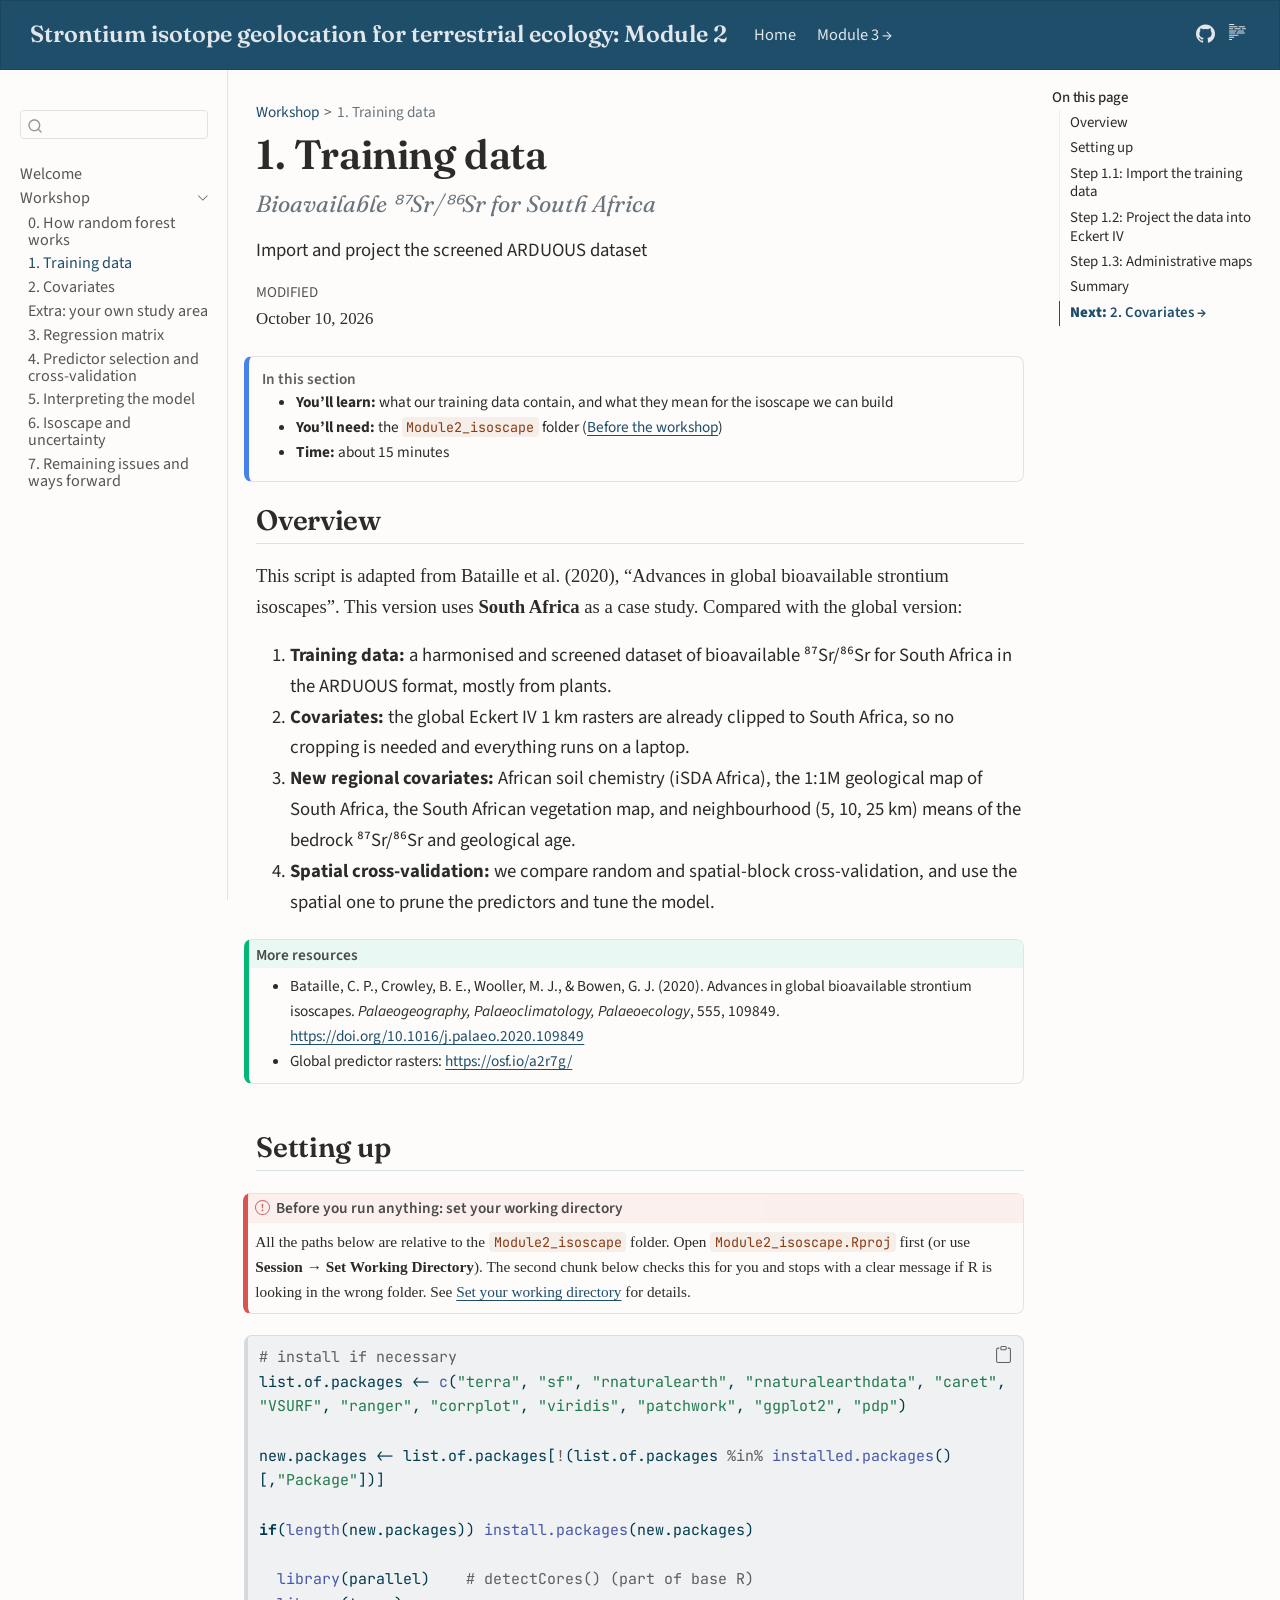
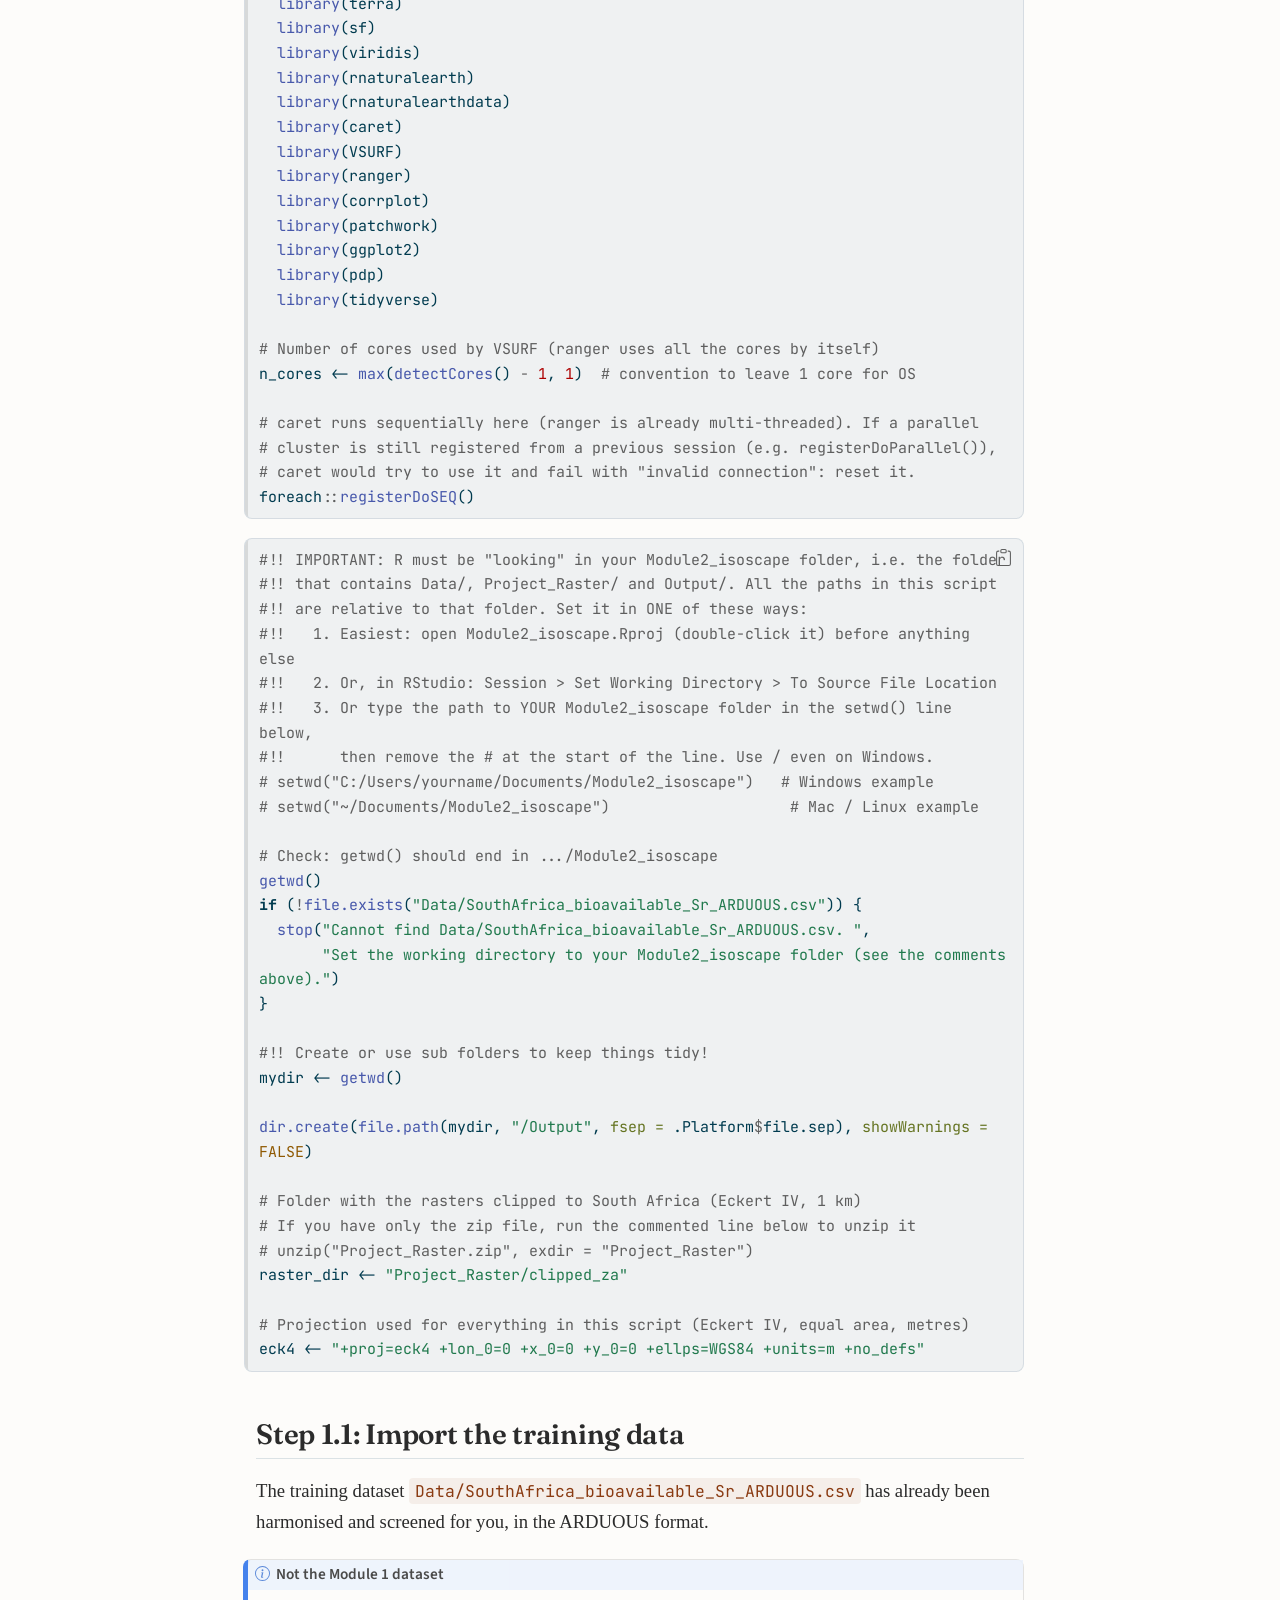
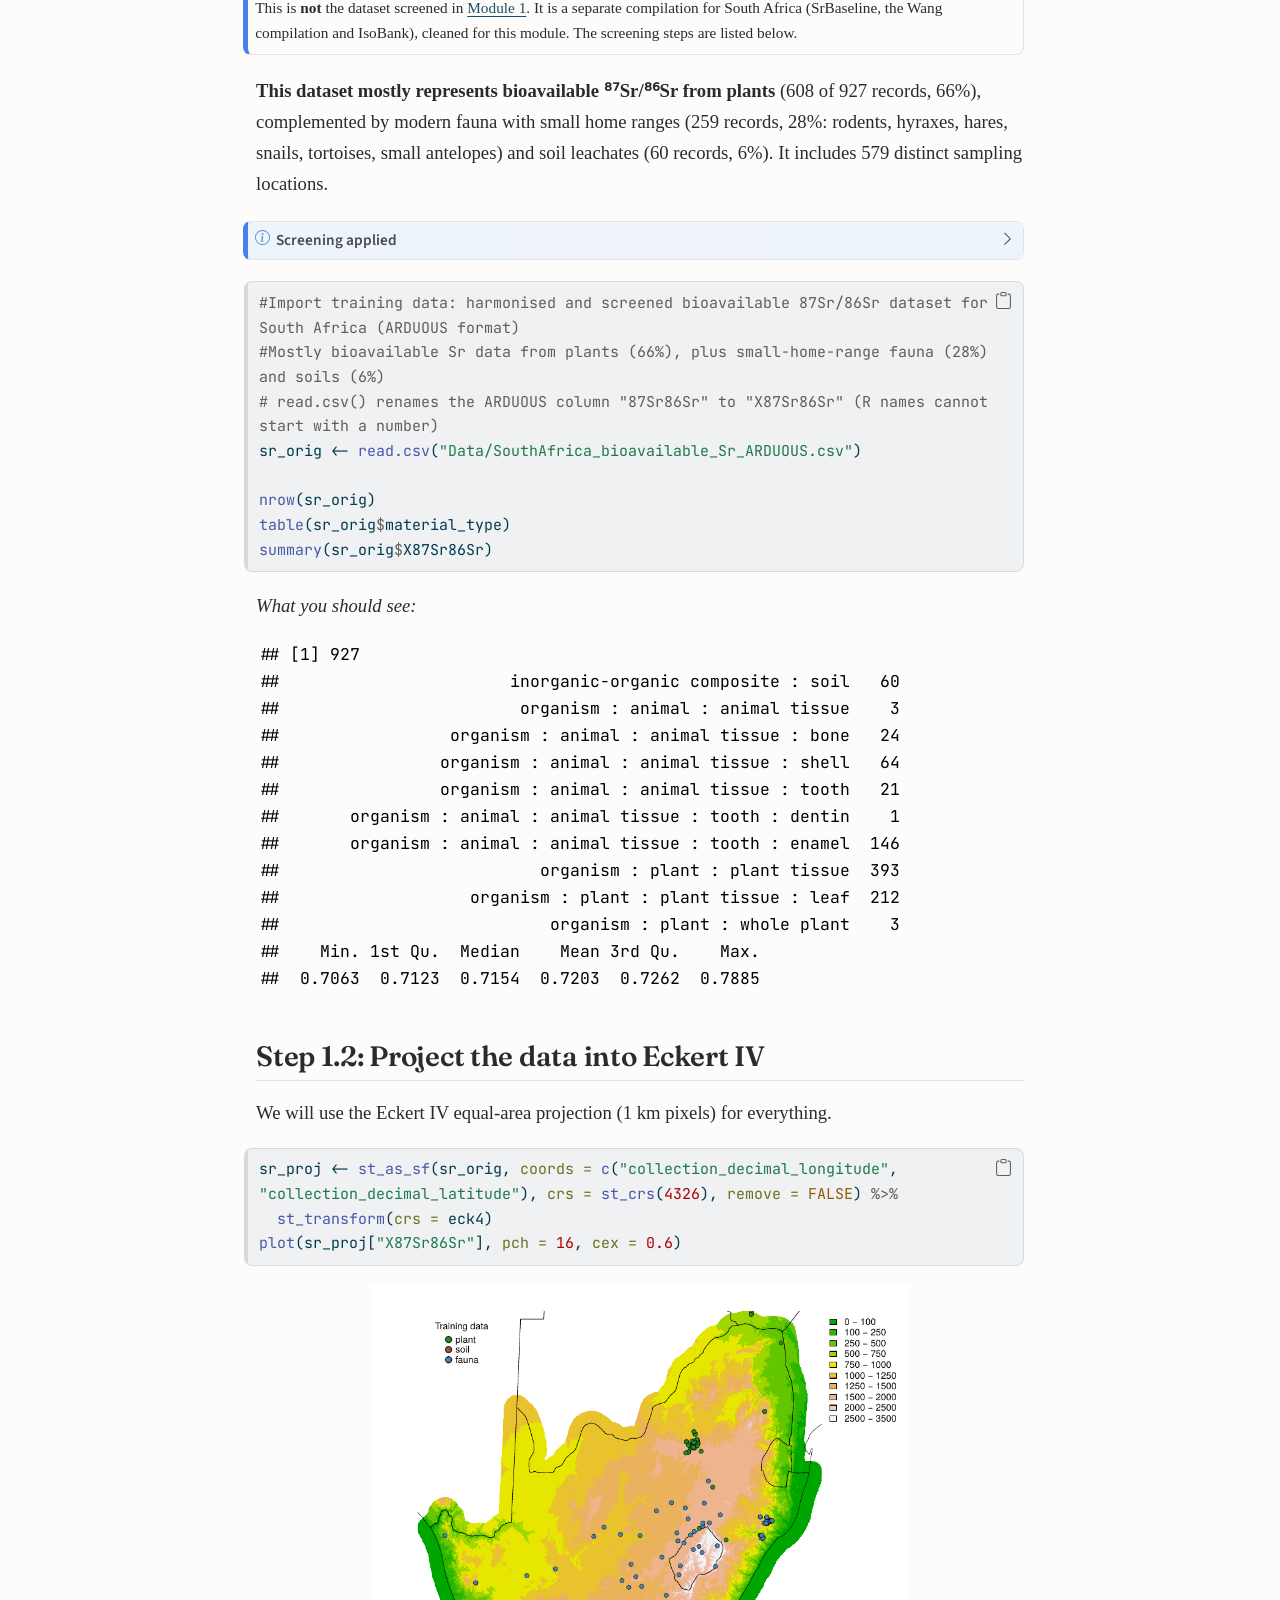
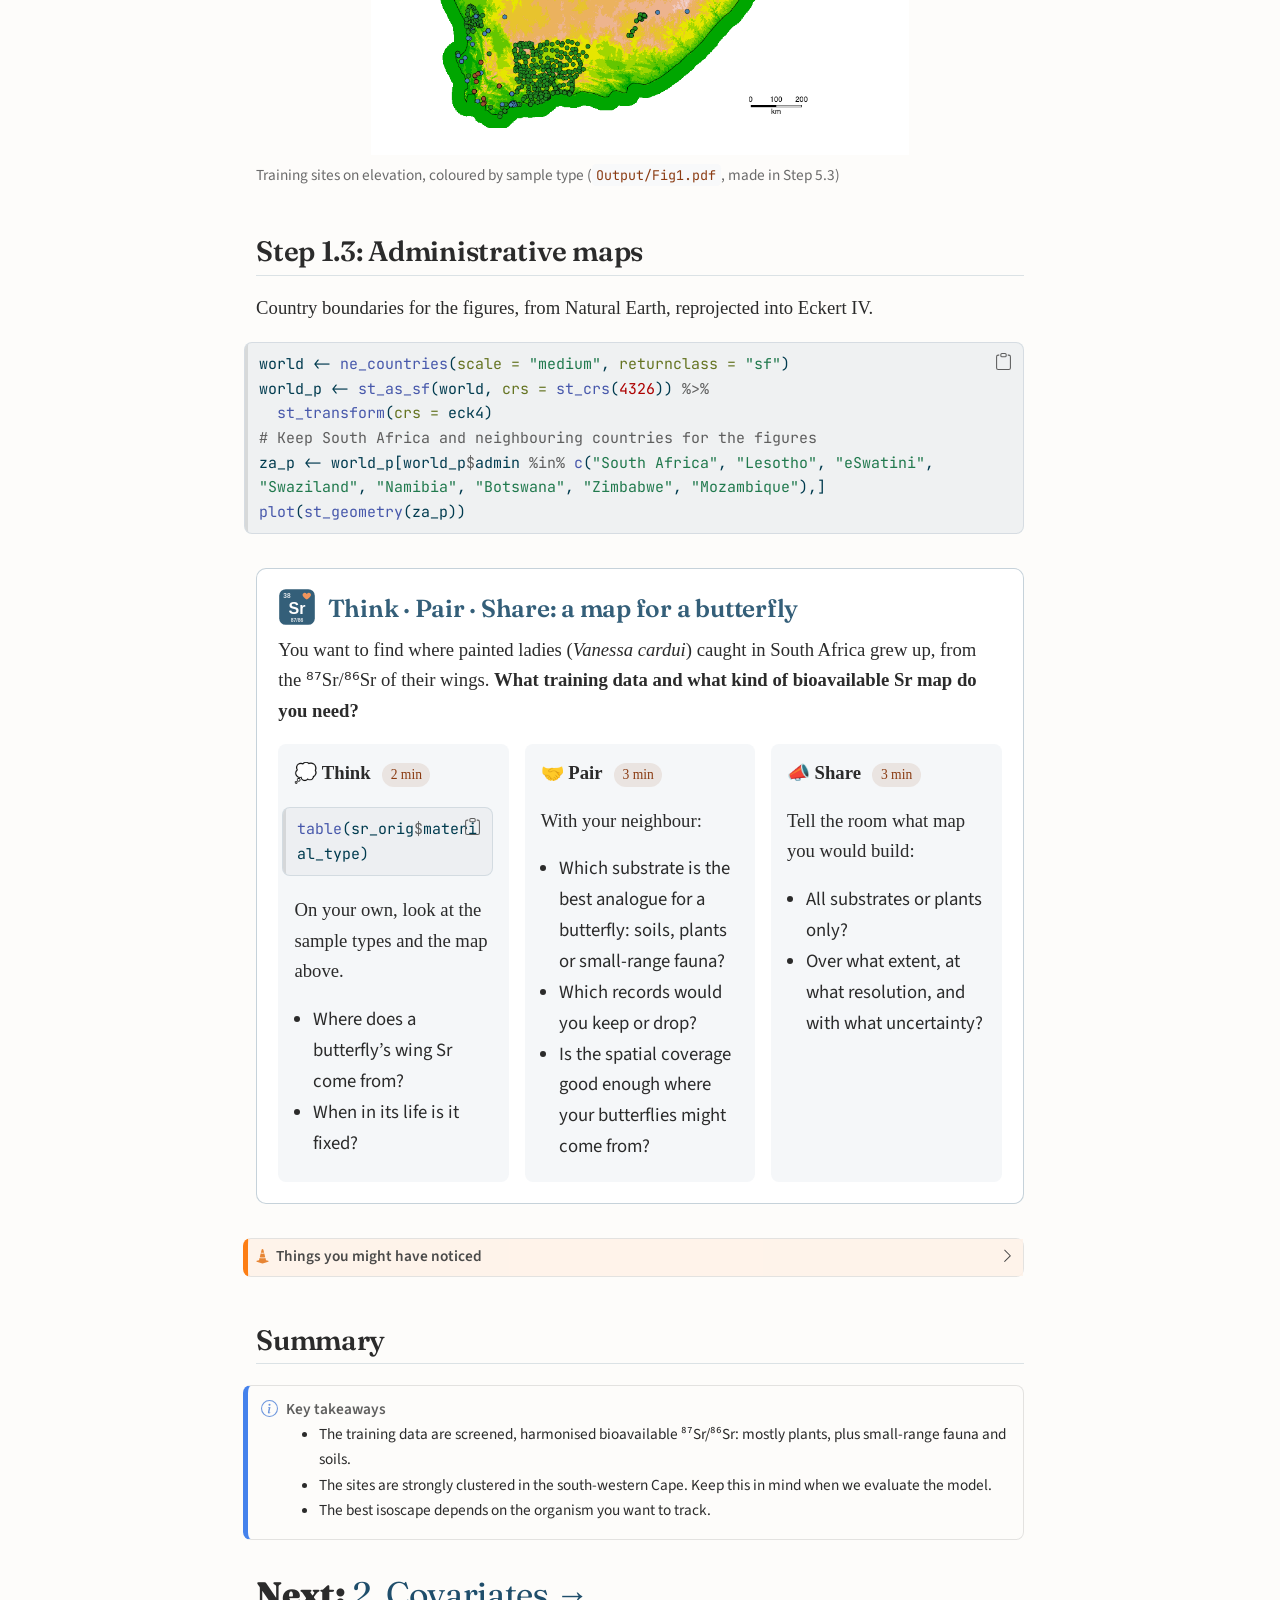
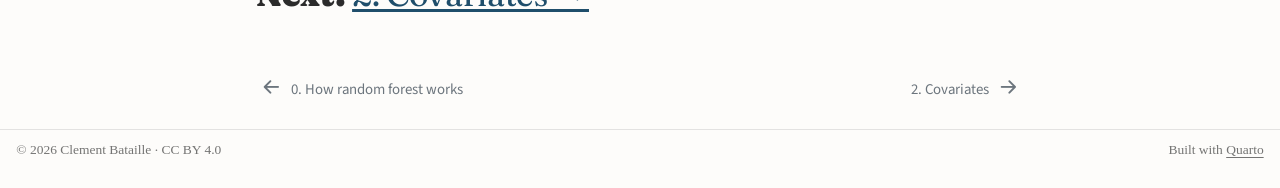
<file: docs/01-training-data.html>
<!DOCTYPE html>
<html xmlns="http://www.w3.org/1999/xhtml" lang="en" xml:lang="en"><head>

<meta charset="utf-8">
<meta name="generator" content="quarto-1.6.42">

<meta name="viewport" content="width=device-width, initial-scale=1.0, user-scalable=yes">

<meta name="description" content="Import and project the screened ARDUOUS dataset">

<title>1. Training data – Strontium isotope geolocation for terrestrial ecology: Module 2</title>
<style>
code{white-space: pre-wrap;}
span.smallcaps{font-variant: small-caps;}
div.columns{display: flex; gap: min(4vw, 1.5em);}
div.column{flex: auto; overflow-x: auto;}
div.hanging-indent{margin-left: 1.5em; text-indent: -1.5em;}
ul.task-list{list-style: none;}
ul.task-list li input[type="checkbox"] {
  width: 0.8em;
  margin: 0 0.8em 0.2em -1em; /* quarto-specific, see https://github.com/quarto-dev/quarto-cli/issues/4556 */ 
  vertical-align: middle;
}
/* CSS for syntax highlighting */
pre > code.sourceCode { white-space: pre; position: relative; }
pre > code.sourceCode > span { line-height: 1.25; }
pre > code.sourceCode > span:empty { height: 1.2em; }
.sourceCode { overflow: visible; }
code.sourceCode > span { color: inherit; text-decoration: inherit; }
div.sourceCode { margin: 1em 0; }
pre.sourceCode { margin: 0; }
@media screen {
div.sourceCode { overflow: auto; }
}
@media print {
pre > code.sourceCode { white-space: pre-wrap; }
pre > code.sourceCode > span { display: inline-block; text-indent: -5em; padding-left: 5em; }
}
pre.numberSource code
  { counter-reset: source-line 0; }
pre.numberSource code > span
  { position: relative; left: -4em; counter-increment: source-line; }
pre.numberSource code > span > a:first-child::before
  { content: counter(source-line);
    position: relative; left: -1em; text-align: right; vertical-align: baseline;
    border: none; display: inline-block;
    -webkit-touch-callout: none; -webkit-user-select: none;
    -khtml-user-select: none; -moz-user-select: none;
    -ms-user-select: none; user-select: none;
    padding: 0 4px; width: 4em;
  }
pre.numberSource { margin-left: 3em;  padding-left: 4px; }
div.sourceCode
  {   }
@media screen {
pre > code.sourceCode > span > a:first-child::before { text-decoration: underline; }
}
</style>


<script src="site_libs/quarto-nav/quarto-nav.js"></script>
<script src="site_libs/quarto-nav/headroom.min.js"></script>
<script src="site_libs/clipboard/clipboard.min.js"></script>
<script src="site_libs/quarto-search/autocomplete.umd.js"></script>
<script src="site_libs/quarto-search/fuse.min.js"></script>
<script src="site_libs/quarto-search/quarto-search.js"></script>
<meta name="quarto:offset" content="./">
<link href="./02-covariates.html" rel="next">
<link href="./00-random-forest.html" rel="prev">
<script src="site_libs/quarto-html/quarto.js"></script>
<script src="site_libs/quarto-html/popper.min.js"></script>
<script src="site_libs/quarto-html/tippy.umd.min.js"></script>
<script src="site_libs/quarto-html/anchor.min.js"></script>
<link href="site_libs/quarto-html/tippy.css" rel="stylesheet">
<link href="site_libs/quarto-html/quarto-syntax-highlighting-b2d9fb69a705f84b18c767c904a7c72d.css" rel="stylesheet" id="quarto-text-highlighting-styles">
<script src="site_libs/bootstrap/bootstrap.min.js"></script>
<link href="site_libs/bootstrap/bootstrap-icons.css" rel="stylesheet">
<link href="site_libs/bootstrap/bootstrap-333addd1bd3a146788b4b69de38e3784.min.css" rel="stylesheet" append-hash="true" id="quarto-bootstrap" data-mode="light">
<script src="site_libs/quarto-contrib/glightbox/glightbox.min.js"></script>
<link href="site_libs/quarto-contrib/glightbox/glightbox.min.css" rel="stylesheet">
<link href="site_libs/quarto-contrib/glightbox/lightbox.css" rel="stylesheet">
<script id="quarto-search-options" type="application/json">{
  "location": "sidebar",
  "copy-button": false,
  "collapse-after": 3,
  "panel-placement": "start",
  "type": "textbox",
  "limit": 50,
  "keyboard-shortcut": [
    "f",
    "/",
    "s"
  ],
  "language": {
    "search-no-results-text": "No results",
    "search-matching-documents-text": "matching documents",
    "search-copy-link-title": "Copy link to search",
    "search-hide-matches-text": "Hide additional matches",
    "search-more-match-text": "more match in this document",
    "search-more-matches-text": "more matches in this document",
    "search-clear-button-title": "Clear",
    "search-text-placeholder": "",
    "search-detached-cancel-button-title": "Cancel",
    "search-submit-button-title": "Submit",
    "search-label": "Search"
  }
}</script>
<style>html{ scroll-behavior: smooth; }</style>


</head>

<body class="nav-sidebar docked nav-fixed">

<div id="quarto-search-results"></div>
  <header id="quarto-header" class="headroom fixed-top">
    <nav class="navbar navbar-expand-lg " data-bs-theme="dark">
      <div class="navbar-container container-fluid">
      <div class="navbar-brand-container mx-auto">
    <a class="navbar-brand" href="./index.html">
    <span class="navbar-title">Strontium isotope geolocation for terrestrial ecology: Module 2</span>
    </a>
  </div>
          <button class="navbar-toggler" type="button" data-bs-toggle="collapse" data-bs-target="#navbarCollapse" aria-controls="navbarCollapse" role="menu" aria-expanded="false" aria-label="Toggle navigation" onclick="if (window.quartoToggleHeadroom) { window.quartoToggleHeadroom(); }">
  <span class="navbar-toggler-icon"></span>
</button>
          <div class="collapse navbar-collapse" id="navbarCollapse">
            <ul class="navbar-nav navbar-nav-scroll me-auto">
  <li class="nav-item">
    <a class="nav-link active" href="./index.html" aria-current="page"> 
<span class="menu-text">Home</span></a>
  </li>  
  <li class="nav-item">
    <a class="nav-link" href="https://meganreich.github.io/Isoecol2026_Srworkshop_P3/"> 
<span class="menu-text">Module 3 →</span></a>
  </li>  
</ul>
            <ul class="navbar-nav navbar-nav-scroll ms-auto">
  <li class="nav-item compact">
    <a class="nav-link" href="https://github.com/cbataill/Isoecol2026_Srworkshop_P2"> <i class="bi bi-github" role="img" aria-label="GitHub">
</i> 
<span class="menu-text"></span></a>
  </li>  
</ul>
          </div> <!-- /navcollapse -->
            <div class="quarto-navbar-tools">
  <a href="" class="quarto-reader-toggle quarto-navigation-tool px-1" onclick="window.quartoToggleReader(); return false;" title="Toggle reader mode">
  <div class="quarto-reader-toggle-btn">
  <i class="bi"></i>
  </div>
</a>
</div>
      </div> <!-- /container-fluid -->
    </nav>
  <nav class="quarto-secondary-nav">
    <div class="container-fluid d-flex">
      <button type="button" class="quarto-btn-toggle btn" data-bs-toggle="collapse" role="button" data-bs-target=".quarto-sidebar-collapse-item" aria-controls="quarto-sidebar" aria-expanded="false" aria-label="Toggle sidebar navigation" onclick="if (window.quartoToggleHeadroom) { window.quartoToggleHeadroom(); }">
        <i class="bi bi-layout-text-sidebar-reverse"></i>
      </button>
        <nav class="quarto-page-breadcrumbs" aria-label="breadcrumb"><ol class="breadcrumb"><li class="breadcrumb-item"><a href="./00-random-forest.html">Workshop</a></li><li class="breadcrumb-item"><a href="./01-training-data.html">1. Training data</a></li></ol></nav>
        <a class="flex-grow-1" role="navigation" data-bs-toggle="collapse" data-bs-target=".quarto-sidebar-collapse-item" aria-controls="quarto-sidebar" aria-expanded="false" aria-label="Toggle sidebar navigation" onclick="if (window.quartoToggleHeadroom) { window.quartoToggleHeadroom(); }">      
        </a>
      <button type="button" class="btn quarto-search-button" aria-label="Search" onclick="window.quartoOpenSearch();">
        <i class="bi bi-search"></i>
      </button>
    </div>
  </nav>
</header>
<!-- content -->
<div id="quarto-content" class="quarto-container page-columns page-rows-contents page-layout-article page-navbar">
<!-- sidebar -->
  <nav id="quarto-sidebar" class="sidebar collapse collapse-horizontal quarto-sidebar-collapse-item sidebar-navigation docked overflow-auto">
        <div class="mt-2 flex-shrink-0 align-items-center">
        <div class="sidebar-search">
        <div id="quarto-search" class="" title="Search"></div>
        </div>
        </div>
    <div class="sidebar-menu-container"> 
    <ul class="list-unstyled mt-1">
        <li class="sidebar-item">
  <div class="sidebar-item-container"> 
  <a href="./index.html" class="sidebar-item-text sidebar-link">
 <span class="menu-text">Welcome</span></a>
  </div>
</li>
        <li class="sidebar-item sidebar-item-section">
      <div class="sidebar-item-container"> 
            <a class="sidebar-item-text sidebar-link text-start" data-bs-toggle="collapse" data-bs-target="#quarto-sidebar-section-1" role="navigation" aria-expanded="true">
 <span class="menu-text">Workshop</span></a>
          <a class="sidebar-item-toggle text-start" data-bs-toggle="collapse" data-bs-target="#quarto-sidebar-section-1" role="navigation" aria-expanded="true" aria-label="Toggle section">
            <i class="bi bi-chevron-right ms-2"></i>
          </a> 
      </div>
      <ul id="quarto-sidebar-section-1" class="collapse list-unstyled sidebar-section depth1 show">  
          <li class="sidebar-item">
  <div class="sidebar-item-container"> 
  <a href="./00-random-forest.html" class="sidebar-item-text sidebar-link">
 <span class="menu-text">0. How random forest works</span></a>
  </div>
</li>
          <li class="sidebar-item">
  <div class="sidebar-item-container"> 
  <a href="./01-training-data.html" class="sidebar-item-text sidebar-link active">
 <span class="menu-text">1. Training data</span></a>
  </div>
</li>
          <li class="sidebar-item">
  <div class="sidebar-item-container"> 
  <a href="./02-covariates.html" class="sidebar-item-text sidebar-link">
 <span class="menu-text">2. Covariates</span></a>
  </div>
</li>
          <li class="sidebar-item">
  <div class="sidebar-item-container"> 
  <a href="./02b-own-study-area.html" class="sidebar-item-text sidebar-link">
 <span class="menu-text">Extra: your own study area</span></a>
  </div>
</li>
          <li class="sidebar-item">
  <div class="sidebar-item-container"> 
  <a href="./03-regression-matrix.html" class="sidebar-item-text sidebar-link">
 <span class="menu-text">3. Regression matrix</span></a>
  </div>
</li>
          <li class="sidebar-item">
  <div class="sidebar-item-container"> 
  <a href="./04-cross-validation.html" class="sidebar-item-text sidebar-link">
 <span class="menu-text">4. Predictor selection and cross-validation</span></a>
  </div>
</li>
          <li class="sidebar-item">
  <div class="sidebar-item-container"> 
  <a href="./05-interpretation.html" class="sidebar-item-text sidebar-link">
 <span class="menu-text">5. Interpreting the model</span></a>
  </div>
</li>
          <li class="sidebar-item">
  <div class="sidebar-item-container"> 
  <a href="./06-isoscape.html" class="sidebar-item-text sidebar-link">
 <span class="menu-text">6. Isoscape and uncertainty</span></a>
  </div>
</li>
          <li class="sidebar-item">
  <div class="sidebar-item-container"> 
  <a href="./07-remaining-issues.html" class="sidebar-item-text sidebar-link">
 <span class="menu-text">7. Remaining issues and ways forward</span></a>
  </div>
</li>
      </ul>
  </li>
    </ul>
    </div>
</nav>
<div id="quarto-sidebar-glass" class="quarto-sidebar-collapse-item" data-bs-toggle="collapse" data-bs-target=".quarto-sidebar-collapse-item"></div>
<!-- margin-sidebar -->
    <div id="quarto-margin-sidebar" class="sidebar margin-sidebar">
        <nav id="TOC" role="doc-toc" class="toc-active">
    <h2 id="toc-title">On this page</h2>
   
  <ul>
  <li><a href="#overview" id="toc-overview" class="nav-link active" data-scroll-target="#overview">Overview</a></li>
  <li><a href="#setting-up" id="toc-setting-up" class="nav-link" data-scroll-target="#setting-up">Setting up</a></li>
  <li><a href="#step-1.1-import-the-training-data" id="toc-step-1.1-import-the-training-data" class="nav-link" data-scroll-target="#step-1.1-import-the-training-data">Step 1.1: Import the training data</a></li>
  <li><a href="#step-1.2-project-the-data-into-eckert-iv" id="toc-step-1.2-project-the-data-into-eckert-iv" class="nav-link" data-scroll-target="#step-1.2-project-the-data-into-eckert-iv">Step 1.2: Project the data into Eckert IV</a></li>
  <li><a href="#step-1.3-administrative-maps" id="toc-step-1.3-administrative-maps" class="nav-link" data-scroll-target="#step-1.3-administrative-maps">Step 1.3: Administrative maps</a>
  <ul class="collapse">
  <li><a href="#think-pair-share-a-map-for-a-butterfly" id="toc-think-pair-share-a-map-for-a-butterfly" class="nav-link" data-scroll-target="#think-pair-share-a-map-for-a-butterfly">Think · Pair · Share: a map for a butterfly</a></li>
  </ul></li>
  <li><a href="#summary" id="toc-summary" class="nav-link" data-scroll-target="#summary">Summary</a></li>
  <li><a href="#next-2.-covariates" id="toc-next-2.-covariates" class="nav-link" data-scroll-target="#next-2.-covariates"><strong>Next:</strong> 2. Covariates →</a></li>
  </ul>
</nav>
    </div>
<!-- main -->
<main class="content" id="quarto-document-content">

<header id="title-block-header" class="quarto-title-block default"><nav class="quarto-page-breadcrumbs quarto-title-breadcrumbs d-none d-lg-block" aria-label="breadcrumb"><ol class="breadcrumb"><li class="breadcrumb-item"><a href="./00-random-forest.html">Workshop</a></li><li class="breadcrumb-item"><a href="./01-training-data.html">1. Training data</a></li></ol></nav>
<div class="quarto-title">
<h1 class="title">1. Training data</h1>
<p class="subtitle lead">Bioavailable ⁸⁷Sr/⁸⁶Sr for South Africa</p>
</div>

<div>
  <div class="description">
    Import and project the screened ARDUOUS dataset
  </div>
</div>


<div class="quarto-title-meta">

    
  
    <div>
    <div class="quarto-title-meta-heading">Modified</div>
    <div class="quarto-title-meta-contents">
      <p class="date-modified">October 10, 2026</p>
    </div>
  </div>
    
  </div>
  


</header>


<div class="callout callout-style-simple callout-note no-icon callout-titled">
<div class="callout-header d-flex align-content-center">
<div class="callout-icon-container">
<i class="callout-icon no-icon"></i>
</div>
<div class="callout-title-container flex-fill">
In this section
</div>
</div>
<div class="callout-body-container callout-body">
<ul>
<li><strong>You’ll learn:</strong> what our training data contain, and what they mean for the isoscape we can build</li>
<li><strong>You’ll need:</strong> the <code>Module2_isoscape</code> folder (<a href="./index.html#before-the-workshop">Before the workshop</a>)</li>
<li><strong>Time:</strong> about 15 minutes</li>
</ul>
</div>
</div>
<section id="overview" class="level2">
<h2 class="anchored" data-anchor-id="overview">Overview</h2>
<p>This script is adapted from Bataille et al.&nbsp;(2020), “Advances in global bioavailable strontium isoscapes”. This version uses <strong>South Africa</strong> as a case study. Compared with the global version:</p>
<ol type="1">
<li><strong>Training data:</strong> a harmonised and screened dataset of bioavailable ⁸⁷Sr/⁸⁶Sr for South Africa in the ARDUOUS format, mostly from plants.</li>
<li><strong>Covariates:</strong> the global Eckert IV 1 km rasters are already clipped to South Africa, so no cropping is needed and everything runs on a laptop.</li>
<li><strong>New regional covariates:</strong> African soil chemistry (iSDA Africa), the 1:1M geological map of South Africa, the South African vegetation map, and neighbourhood (5, 10, 25 km) means of the bedrock ⁸⁷Sr/⁸⁶Sr and geological age.</li>
<li><strong>Spatial cross-validation:</strong> we compare random and spatial-block cross-validation, and use the spatial one to prune the predictors and tune the model.</li>
</ol>
<div class="callout callout-style-default callout-tip no-icon callout-titled">
<div class="callout-header d-flex align-content-center">
<div class="callout-icon-container">
<i class="callout-icon no-icon"></i>
</div>
<div class="callout-title-container flex-fill">
More resources
</div>
</div>
<div class="callout-body-container callout-body">
<ul>
<li>Bataille, C. P., Crowley, B. E., Wooller, M. J., &amp; Bowen, G. J. (2020). Advances in global bioavailable strontium isoscapes. <em>Palaeogeography, Palaeoclimatology, Palaeoecology</em>, 555, 109849. <a href="https://doi.org/10.1016/j.palaeo.2020.109849" class="uri">https://doi.org/10.1016/j.palaeo.2020.109849</a></li>
<li>Global predictor rasters: <a href="https://osf.io/a2r7g/" class="uri">https://osf.io/a2r7g/</a></li>
</ul>
</div>
</div>
</section>
<section id="setting-up" class="level2">
<h2 class="anchored" data-anchor-id="setting-up">Setting up</h2>
<div class="callout callout-style-default callout-important callout-titled">
<div class="callout-header d-flex align-content-center">
<div class="callout-icon-container">
<i class="callout-icon"></i>
</div>
<div class="callout-title-container flex-fill">
Before you run anything: set your working directory
</div>
</div>
<div class="callout-body-container callout-body">
<p>All the paths below are relative to the <strong><code>Module2_isoscape</code></strong> folder. Open <code>Module2_isoscape.Rproj</code> first (or use <strong>Session → Set Working Directory</strong>). The second chunk below checks this for you and stops with a clear message if R is looking in the wrong folder. See <a href="./index.html#set-your-working-directory">Set your working directory</a> for details.</p>
</div>
</div>
<div class="cell">
<div class="sourceCode cell-code" id="cb1"><pre class="sourceCode r code-with-copy"><code class="sourceCode r"><span id="cb1-1"><a href="#cb1-1" aria-hidden="true" tabindex="-1"></a><span class="co"># install if necessary</span></span>
<span id="cb1-2"><a href="#cb1-2" aria-hidden="true" tabindex="-1"></a>list.of.packages <span class="ot">&lt;-</span> <span class="fu">c</span>(<span class="st">"terra"</span>, <span class="st">"sf"</span>, <span class="st">"rnaturalearth"</span>, <span class="st">"rnaturalearthdata"</span>, <span class="st">"caret"</span>, <span class="st">"VSURF"</span>, <span class="st">"ranger"</span>, <span class="st">"corrplot"</span>, <span class="st">"viridis"</span>, <span class="st">"patchwork"</span>, <span class="st">"ggplot2"</span>, <span class="st">"pdp"</span>)</span>
<span id="cb1-3"><a href="#cb1-3" aria-hidden="true" tabindex="-1"></a></span>
<span id="cb1-4"><a href="#cb1-4" aria-hidden="true" tabindex="-1"></a>new.packages <span class="ot">&lt;-</span> list.of.packages[<span class="sc">!</span>(list.of.packages <span class="sc">%in%</span> <span class="fu">installed.packages</span>()[,<span class="st">"Package"</span>])]</span>
<span id="cb1-5"><a href="#cb1-5" aria-hidden="true" tabindex="-1"></a></span>
<span id="cb1-6"><a href="#cb1-6" aria-hidden="true" tabindex="-1"></a><span class="cf">if</span>(<span class="fu">length</span>(new.packages)) <span class="fu">install.packages</span>(new.packages)</span>
<span id="cb1-7"><a href="#cb1-7" aria-hidden="true" tabindex="-1"></a></span>
<span id="cb1-8"><a href="#cb1-8" aria-hidden="true" tabindex="-1"></a>  <span class="fu">library</span>(parallel)    <span class="co"># detectCores() (part of base R)</span></span>
<span id="cb1-9"><a href="#cb1-9" aria-hidden="true" tabindex="-1"></a>  <span class="fu">library</span>(terra)</span>
<span id="cb1-10"><a href="#cb1-10" aria-hidden="true" tabindex="-1"></a>  <span class="fu">library</span>(sf)</span>
<span id="cb1-11"><a href="#cb1-11" aria-hidden="true" tabindex="-1"></a>  <span class="fu">library</span>(viridis)</span>
<span id="cb1-12"><a href="#cb1-12" aria-hidden="true" tabindex="-1"></a>  <span class="fu">library</span>(rnaturalearth)</span>
<span id="cb1-13"><a href="#cb1-13" aria-hidden="true" tabindex="-1"></a>  <span class="fu">library</span>(rnaturalearthdata)</span>
<span id="cb1-14"><a href="#cb1-14" aria-hidden="true" tabindex="-1"></a>  <span class="fu">library</span>(caret)</span>
<span id="cb1-15"><a href="#cb1-15" aria-hidden="true" tabindex="-1"></a>  <span class="fu">library</span>(VSURF)</span>
<span id="cb1-16"><a href="#cb1-16" aria-hidden="true" tabindex="-1"></a>  <span class="fu">library</span>(ranger)</span>
<span id="cb1-17"><a href="#cb1-17" aria-hidden="true" tabindex="-1"></a>  <span class="fu">library</span>(corrplot)</span>
<span id="cb1-18"><a href="#cb1-18" aria-hidden="true" tabindex="-1"></a>  <span class="fu">library</span>(patchwork)</span>
<span id="cb1-19"><a href="#cb1-19" aria-hidden="true" tabindex="-1"></a>  <span class="fu">library</span>(ggplot2)</span>
<span id="cb1-20"><a href="#cb1-20" aria-hidden="true" tabindex="-1"></a>  <span class="fu">library</span>(pdp)</span>
<span id="cb1-21"><a href="#cb1-21" aria-hidden="true" tabindex="-1"></a>  <span class="fu">library</span>(tidyverse)</span>
<span id="cb1-22"><a href="#cb1-22" aria-hidden="true" tabindex="-1"></a></span>
<span id="cb1-23"><a href="#cb1-23" aria-hidden="true" tabindex="-1"></a><span class="co"># Number of cores used by VSURF (ranger uses all the cores by itself)</span></span>
<span id="cb1-24"><a href="#cb1-24" aria-hidden="true" tabindex="-1"></a>n_cores <span class="ot">&lt;-</span> <span class="fu">max</span>(<span class="fu">detectCores</span>() <span class="sc">-</span> <span class="dv">1</span>, <span class="dv">1</span>)  <span class="co"># convention to leave 1 core for OS</span></span>
<span id="cb1-25"><a href="#cb1-25" aria-hidden="true" tabindex="-1"></a></span>
<span id="cb1-26"><a href="#cb1-26" aria-hidden="true" tabindex="-1"></a><span class="co"># caret runs sequentially here (ranger is already multi-threaded). If a parallel</span></span>
<span id="cb1-27"><a href="#cb1-27" aria-hidden="true" tabindex="-1"></a><span class="co"># cluster is still registered from a previous session (e.g. registerDoParallel()),</span></span>
<span id="cb1-28"><a href="#cb1-28" aria-hidden="true" tabindex="-1"></a><span class="co"># caret would try to use it and fail with "invalid connection": reset it.</span></span>
<span id="cb1-29"><a href="#cb1-29" aria-hidden="true" tabindex="-1"></a>foreach<span class="sc">::</span><span class="fu">registerDoSEQ</span>()</span></code><button title="Copy to Clipboard" class="code-copy-button"><i class="bi"></i></button></pre></div>
</div>
<div class="cell">
<div class="sourceCode cell-code" id="cb2"><pre class="sourceCode r code-with-copy"><code class="sourceCode r"><span id="cb2-1"><a href="#cb2-1" aria-hidden="true" tabindex="-1"></a><span class="co">#!! IMPORTANT: R must be "looking" in your Module2_isoscape folder, i.e. the folder</span></span>
<span id="cb2-2"><a href="#cb2-2" aria-hidden="true" tabindex="-1"></a><span class="co">#!! that contains Data/, Project_Raster/ and Output/. All the paths in this script</span></span>
<span id="cb2-3"><a href="#cb2-3" aria-hidden="true" tabindex="-1"></a><span class="co">#!! are relative to that folder. Set it in ONE of these ways:</span></span>
<span id="cb2-4"><a href="#cb2-4" aria-hidden="true" tabindex="-1"></a><span class="co">#!!   1. Easiest: open Module2_isoscape.Rproj (double-click it) before anything else</span></span>
<span id="cb2-5"><a href="#cb2-5" aria-hidden="true" tabindex="-1"></a><span class="co">#!!   2. Or, in RStudio: Session &gt; Set Working Directory &gt; To Source File Location</span></span>
<span id="cb2-6"><a href="#cb2-6" aria-hidden="true" tabindex="-1"></a><span class="co">#!!   3. Or type the path to YOUR Module2_isoscape folder in the setwd() line below,</span></span>
<span id="cb2-7"><a href="#cb2-7" aria-hidden="true" tabindex="-1"></a><span class="co">#!!      then remove the # at the start of the line. Use / even on Windows.</span></span>
<span id="cb2-8"><a href="#cb2-8" aria-hidden="true" tabindex="-1"></a><span class="co"># setwd("C:/Users/yourname/Documents/Module2_isoscape")   # Windows example</span></span>
<span id="cb2-9"><a href="#cb2-9" aria-hidden="true" tabindex="-1"></a><span class="co"># setwd("~/Documents/Module2_isoscape")                    # Mac / Linux example</span></span>
<span id="cb2-10"><a href="#cb2-10" aria-hidden="true" tabindex="-1"></a></span>
<span id="cb2-11"><a href="#cb2-11" aria-hidden="true" tabindex="-1"></a><span class="co"># Check: getwd() should end in .../Module2_isoscape</span></span>
<span id="cb2-12"><a href="#cb2-12" aria-hidden="true" tabindex="-1"></a><span class="fu">getwd</span>()</span>
<span id="cb2-13"><a href="#cb2-13" aria-hidden="true" tabindex="-1"></a><span class="cf">if</span> (<span class="sc">!</span><span class="fu">file.exists</span>(<span class="st">"Data/SouthAfrica_bioavailable_Sr_ARDUOUS.csv"</span>)) {</span>
<span id="cb2-14"><a href="#cb2-14" aria-hidden="true" tabindex="-1"></a>  <span class="fu">stop</span>(<span class="st">"Cannot find Data/SouthAfrica_bioavailable_Sr_ARDUOUS.csv. "</span>,</span>
<span id="cb2-15"><a href="#cb2-15" aria-hidden="true" tabindex="-1"></a>       <span class="st">"Set the working directory to your Module2_isoscape folder (see the comments above)."</span>)</span>
<span id="cb2-16"><a href="#cb2-16" aria-hidden="true" tabindex="-1"></a>}</span>
<span id="cb2-17"><a href="#cb2-17" aria-hidden="true" tabindex="-1"></a></span>
<span id="cb2-18"><a href="#cb2-18" aria-hidden="true" tabindex="-1"></a><span class="co">#!! Create or use sub folders to keep things tidy!</span></span>
<span id="cb2-19"><a href="#cb2-19" aria-hidden="true" tabindex="-1"></a>mydir <span class="ot">&lt;-</span> <span class="fu">getwd</span>()</span>
<span id="cb2-20"><a href="#cb2-20" aria-hidden="true" tabindex="-1"></a></span>
<span id="cb2-21"><a href="#cb2-21" aria-hidden="true" tabindex="-1"></a><span class="fu">dir.create</span>(<span class="fu">file.path</span>(mydir, <span class="st">"/Output"</span>, <span class="at">fsep =</span> .Platform<span class="sc">$</span>file.sep), <span class="at">showWarnings =</span> <span class="cn">FALSE</span>)</span>
<span id="cb2-22"><a href="#cb2-22" aria-hidden="true" tabindex="-1"></a></span>
<span id="cb2-23"><a href="#cb2-23" aria-hidden="true" tabindex="-1"></a><span class="co"># Folder with the rasters clipped to South Africa (Eckert IV, 1 km)</span></span>
<span id="cb2-24"><a href="#cb2-24" aria-hidden="true" tabindex="-1"></a><span class="co"># If you have only the zip file, run the commented line below to unzip it</span></span>
<span id="cb2-25"><a href="#cb2-25" aria-hidden="true" tabindex="-1"></a><span class="co"># unzip("Project_Raster.zip", exdir = "Project_Raster")</span></span>
<span id="cb2-26"><a href="#cb2-26" aria-hidden="true" tabindex="-1"></a>raster_dir <span class="ot">&lt;-</span> <span class="st">"Project_Raster/clipped_za"</span></span>
<span id="cb2-27"><a href="#cb2-27" aria-hidden="true" tabindex="-1"></a></span>
<span id="cb2-28"><a href="#cb2-28" aria-hidden="true" tabindex="-1"></a><span class="co"># Projection used for everything in this script (Eckert IV, equal area, metres)</span></span>
<span id="cb2-29"><a href="#cb2-29" aria-hidden="true" tabindex="-1"></a>eck4 <span class="ot">&lt;-</span> <span class="st">"+proj=eck4 +lon_0=0 +x_0=0 +y_0=0 +ellps=WGS84 +units=m +no_defs"</span></span></code><button title="Copy to Clipboard" class="code-copy-button"><i class="bi"></i></button></pre></div>
</div>
</section>
<section id="step-1.1-import-the-training-data" class="level2">
<h2 class="anchored" data-anchor-id="step-1.1-import-the-training-data">Step 1.1: Import the training data</h2>
<p>The training dataset <code>Data/SouthAfrica_bioavailable_Sr_ARDUOUS.csv</code> has already been harmonised and screened for you, in the ARDUOUS format.</p>
<div class="callout callout-style-default callout-note callout-titled">
<div class="callout-header d-flex align-content-center">
<div class="callout-icon-container">
<i class="callout-icon"></i>
</div>
<div class="callout-title-container flex-fill">
Not the Module 1 dataset
</div>
</div>
<div class="callout-body-container callout-body">
<p>This is <strong>not</strong> the dataset screened in <a href="https://github.com/stantis/IsoEcolWorkshop2026">Module 1</a>. It is a separate compilation for South Africa (SrBaseline, the Wang compilation and IsoBank), cleaned for this module. The screening steps are listed below.</p>
</div>
</div>
<p><strong>This dataset mostly represents bioavailable ⁸⁷Sr/⁸⁶Sr from plants</strong> (608 of 927 records, 66%), complemented by modern fauna with small home ranges (259 records, 28%: rodents, hyraxes, hares, snails, tortoises, small antelopes) and soil leachates (60 records, 6%). It includes 579 distinct sampling locations.</p>
<div class="callout callout-style-default callout-note callout-titled">
<div class="callout-header d-flex align-content-center" data-bs-toggle="collapse" data-bs-target=".callout-5-contents" aria-controls="callout-5" aria-expanded="false" aria-label="Toggle callout">
<div class="callout-icon-container">
<i class="callout-icon"></i>
</div>
<div class="callout-title-container flex-fill">
Screening applied
</div>
<div class="callout-btn-toggle d-inline-block border-0 py-1 ps-1 pe-0 float-end"><i class="callout-toggle"></i></div>
</div>
<div id="callout-5" class="callout-5-contents callout-collapse collapse">
<div class="callout-body-container callout-body">
<ul>
<li>only records within South Africa, with coordinates and 0.700 &lt; ⁸⁷Sr/⁸⁶Sr &lt; 0.800;</li>
<li>waters (rivers, groundwater) removed, because they integrate whole catchments;</li>
<li>humans, hominins, primates, elephants and ivory, domestic cattle, fish, birds, large and migratory herbivores and large carnivores removed, because their ⁸⁷Sr/⁸⁶Sr does not reflect where they were collected;</li>
<li>fossil specimens removed (e.g.&nbsp;the Elandsfontein and Sterkfontein/Swartkrans fossil fauna);</li>
<li>duplicated measurements present in both compilations removed.</li>
</ul>
</div>
</div>
</div>
<div class="cell">
<div class="sourceCode cell-code" id="cb3"><pre class="sourceCode r code-with-copy"><code class="sourceCode r"><span id="cb3-1"><a href="#cb3-1" aria-hidden="true" tabindex="-1"></a><span class="co">#Import training data: harmonised and screened bioavailable 87Sr/86Sr dataset for South Africa (ARDUOUS format)</span></span>
<span id="cb3-2"><a href="#cb3-2" aria-hidden="true" tabindex="-1"></a><span class="co">#Mostly bioavailable Sr data from plants (66%), plus small-home-range fauna (28%) and soils (6%)</span></span>
<span id="cb3-3"><a href="#cb3-3" aria-hidden="true" tabindex="-1"></a><span class="co"># read.csv() renames the ARDUOUS column "87Sr86Sr" to "X87Sr86Sr" (R names cannot start with a number)</span></span>
<span id="cb3-4"><a href="#cb3-4" aria-hidden="true" tabindex="-1"></a>sr_orig <span class="ot">&lt;-</span> <span class="fu">read.csv</span>(<span class="st">"Data/SouthAfrica_bioavailable_Sr_ARDUOUS.csv"</span>)</span>
<span id="cb3-5"><a href="#cb3-5" aria-hidden="true" tabindex="-1"></a></span>
<span id="cb3-6"><a href="#cb3-6" aria-hidden="true" tabindex="-1"></a><span class="fu">nrow</span>(sr_orig)</span>
<span id="cb3-7"><a href="#cb3-7" aria-hidden="true" tabindex="-1"></a><span class="fu">table</span>(sr_orig<span class="sc">$</span>material_type)</span>
<span id="cb3-8"><a href="#cb3-8" aria-hidden="true" tabindex="-1"></a><span class="fu">summary</span>(sr_orig<span class="sc">$</span>X87Sr86Sr)</span></code><button title="Copy to Clipboard" class="code-copy-button"><i class="bi"></i></button></pre></div>
</div>
<p><em>What you should see:</em></p>
<pre><code>## [1] 927
##                       inorganic-organic composite : soil   60
##                        organism : animal : animal tissue    3
##                 organism : animal : animal tissue : bone   24
##                organism : animal : animal tissue : shell   64
##                organism : animal : animal tissue : tooth   21
##       organism : animal : animal tissue : tooth : dentin    1
##       organism : animal : animal tissue : tooth : enamel  146
##                          organism : plant : plant tissue  393
##                   organism : plant : plant tissue : leaf  212
##                           organism : plant : whole plant    3
##    Min. 1st Qu.  Median    Mean 3rd Qu.    Max.
##  0.7063  0.7123  0.7154  0.7203  0.7262  0.7885</code></pre>
</section>
<section id="step-1.2-project-the-data-into-eckert-iv" class="level2">
<h2 class="anchored" data-anchor-id="step-1.2-project-the-data-into-eckert-iv">Step 1.2: Project the data into Eckert IV</h2>
<p>We will use the Eckert IV equal-area projection (1 km pixels) for everything.</p>
<div class="cell">
<div class="sourceCode cell-code" id="cb5"><pre class="sourceCode r code-with-copy"><code class="sourceCode r"><span id="cb5-1"><a href="#cb5-1" aria-hidden="true" tabindex="-1"></a>sr_proj <span class="ot">&lt;-</span> <span class="fu">st_as_sf</span>(sr_orig, <span class="at">coords =</span> <span class="fu">c</span>(<span class="st">"collection_decimal_longitude"</span>, <span class="st">"collection_decimal_latitude"</span>), <span class="at">crs =</span> <span class="fu">st_crs</span>(<span class="dv">4326</span>), <span class="at">remove =</span> <span class="cn">FALSE</span>) <span class="sc">%&gt;%</span></span>
<span id="cb5-2"><a href="#cb5-2" aria-hidden="true" tabindex="-1"></a>  <span class="fu">st_transform</span>(<span class="at">crs =</span> eck4)</span>
<span id="cb5-3"><a href="#cb5-3" aria-hidden="true" tabindex="-1"></a><span class="fu">plot</span>(sr_proj[<span class="st">"X87Sr86Sr"</span>], <span class="at">pch =</span> <span class="dv">16</span>, <span class="at">cex =</span> <span class="fl">0.6</span>)</span></code><button title="Copy to Clipboard" class="code-copy-button"><i class="bi"></i></button></pre></div>
</div>
<div class="quarto-figure quarto-figure-center">
<figure class="figure">
<p><a href="images/fig1-training-sites.png" class="lightbox" data-gallery="quarto-lightbox-gallery-1" title="Training sites on elevation, coloured by sample type (Output/Fig1.pdf, made in Step 5.3)"><img src="images/fig1-training-sites.png" class="img-fluid figure-img" style="width:70.0%" alt="Training sites on elevation, coloured by sample type (Output/Fig1.pdf, made in Step 5.3)"></a></p>
<figcaption>Training sites on elevation, coloured by sample type (<code>Output/Fig1.pdf</code>, made in Step 5.3)</figcaption>
</figure>
</div>
</section>
<section id="step-1.3-administrative-maps" class="level2">
<h2 class="anchored" data-anchor-id="step-1.3-administrative-maps">Step 1.3: Administrative maps</h2>
<p>Country boundaries for the figures, from Natural Earth, reprojected into Eckert IV.</p>
<div class="cell">
<div class="sourceCode cell-code" id="cb6"><pre class="sourceCode r code-with-copy"><code class="sourceCode r"><span id="cb6-1"><a href="#cb6-1" aria-hidden="true" tabindex="-1"></a>world <span class="ot">&lt;-</span> <span class="fu">ne_countries</span>(<span class="at">scale =</span> <span class="st">"medium"</span>, <span class="at">returnclass =</span> <span class="st">"sf"</span>)</span>
<span id="cb6-2"><a href="#cb6-2" aria-hidden="true" tabindex="-1"></a>world_p <span class="ot">&lt;-</span> <span class="fu">st_as_sf</span>(world, <span class="at">crs =</span> <span class="fu">st_crs</span>(<span class="dv">4326</span>)) <span class="sc">%&gt;%</span></span>
<span id="cb6-3"><a href="#cb6-3" aria-hidden="true" tabindex="-1"></a>  <span class="fu">st_transform</span>(<span class="at">crs =</span> eck4)</span>
<span id="cb6-4"><a href="#cb6-4" aria-hidden="true" tabindex="-1"></a><span class="co"># Keep South Africa and neighbouring countries for the figures</span></span>
<span id="cb6-5"><a href="#cb6-5" aria-hidden="true" tabindex="-1"></a>za_p <span class="ot">&lt;-</span> world_p[world_p<span class="sc">$</span>admin <span class="sc">%in%</span> <span class="fu">c</span>(<span class="st">"South Africa"</span>, <span class="st">"Lesotho"</span>, <span class="st">"eSwatini"</span>, <span class="st">"Swaziland"</span>, <span class="st">"Namibia"</span>, <span class="st">"Botswana"</span>, <span class="st">"Zimbabwe"</span>, <span class="st">"Mozambique"</span>),]</span>
<span id="cb6-6"><a href="#cb6-6" aria-hidden="true" tabindex="-1"></a><span class="fu">plot</span>(<span class="fu">st_geometry</span>(za_p))</span></code><button title="Copy to Clipboard" class="code-copy-button"><i class="bi"></i></button></pre></div>
</div>
<section id="think-pair-share-a-map-for-a-butterfly" class="level3 think-pair-share">
<h3 class="anchored" data-anchor-id="think-pair-share-a-map-for-a-butterfly">Think · Pair · Share: a map for a butterfly</h3>
<p>You want to find where painted ladies (<em>Vanessa cardui</em>) caught in South Africa grew up, from the ⁸⁷Sr/⁸⁶Sr of their wings. <strong>What training data and what kind of bioavailable Sr map do you need?</strong></p>
<div class="tps-steps">
<div class="tps-step">
<p><strong>💭 Think</strong> <span class="tps-time">2 min</span></p>
<div class="cell">
<div class="sourceCode cell-code" id="cb7"><pre class="sourceCode r code-with-copy"><code class="sourceCode r"><span id="cb7-1"><a href="#cb7-1" aria-hidden="true" tabindex="-1"></a><span class="fu">table</span>(sr_orig<span class="sc">$</span>material_type)</span></code><button title="Copy to Clipboard" class="code-copy-button"><i class="bi"></i></button></pre></div>
</div>
<p>On your own, look at the sample types and the map above.</p>
<ul>
<li>Where does a butterfly’s wing Sr come from?</li>
<li>When in its life is it fixed?</li>
</ul>
</div>
<div class="tps-step">
<p><strong>🤝 Pair</strong> <span class="tps-time">3 min</span></p>
<p>With your neighbour:</p>
<ul>
<li>Which substrate is the best analogue for a butterfly: soils, plants or small-range fauna?</li>
<li>Which records would you keep or drop?</li>
<li>Is the spatial coverage good enough where your butterflies might come from?</li>
</ul>
</div>
<div class="tps-step">
<p><strong>📣 Share</strong> <span class="tps-time">3 min</span></p>
<p>Tell the room what map you would build:</p>
<ul>
<li>All substrates or plants only?</li>
<li>Over what extent, at what resolution, and with what uncertainty?</li>
</ul>
</div>
</div>
</section>
<div class="callout callout-style-default callout-caution callout-titled">
<div class="callout-header d-flex align-content-center" data-bs-toggle="collapse" data-bs-target=".callout-6-contents" aria-controls="callout-6" aria-expanded="false" aria-label="Toggle callout">
<div class="callout-icon-container">
<i class="callout-icon"></i>
</div>
<div class="callout-title-container flex-fill">
Things you might have noticed
</div>
<div class="callout-btn-toggle d-inline-block border-0 py-1 ps-1 pe-0 float-end"><i class="callout-toggle"></i></div>
</div>
<div id="callout-6" class="callout-6-contents callout-collapse collapse">
<div class="callout-body-container callout-body">
<p><strong>🌿 The best substrate</strong></p>
<ul>
<li>Wing Sr is fixed during the <strong>larval stage</strong>: caterpillars eat host-plant leaves, and adult wing chitin is not remodelled.</li>
<li>Herbaceous host plants (thistles, mallows, other Asteraceae) are the closest analogue: shallow roots, same Sr pool.</li>
<li>Soil leachates, deep-rooted trees and small mammals sample other Sr pools or larger areas, and can be offset from host plants.</li>
</ul>
<p><strong>🗺️ Is our dataset a good fit? Yes!</strong></p>
<ul>
<li>It is mostly plants (66%) plus small-range fauna (28%) that eat local plants, and everything that does not reflect local bioavailable Sr (waters, large or migratory animals, humans, fossils) has already been removed.</li>
<li>So it represents plant bioavailable Sr well. This is the isoscape we use for the butterflies in Module 3.</li>
<li>We also need an extent covering the whole potential natal range, ~1 km resolution (fine for a caterpillar), and a pixel-level uncertainty (SD) to feed <code>assignR::pdRaster()</code> in Module 3.</li>
</ul>
<p><strong>⚖️ Substrate vs.&nbsp;coverage</strong></p>
<ul>
<li>Substrate matters: always ask whether your training data sample the same Sr pool as your organism.</li>
<li>But bioavailable Sr data are still scarce. Removing every substrate that is not a perfect match would leave large regions with no data, and the isoscape would get worse, not better.</li>
<li>At this stage, <strong>more data and better coverage beat perfect substrate matching</strong>. The uncertainty (SD) map absorbs part of the substrate differences. Substrate-specific isoscapes will make sense once we have many more data.</li>
</ul>
<p><strong>⚠️ Watch out</strong></p>
<ul>
<li>579 sites, but most are in the south-western Cape: the interior (Karoo, Northern Cape, Limpopo) will be predicted from covariates, not data.</li>
</ul>
<p><strong>Take-home:</strong> think about substrate, but don’t screen your data to death. A well-screened, mostly plant dataset with good coverage is the right isoscape for a butterfly today.</p>
</div>
</div>
</div>
</section>
<section id="summary" class="level2">
<h2 class="anchored" data-anchor-id="summary">Summary</h2>
<div class="callout callout-style-simple callout-note callout-titled">
<div class="callout-header d-flex align-content-center">
<div class="callout-icon-container">
<i class="callout-icon"></i>
</div>
<div class="callout-title-container flex-fill">
Key takeaways
</div>
</div>
<div class="callout-body-container callout-body">
<ul>
<li>The training data are screened, harmonised bioavailable ⁸⁷Sr/⁸⁶Sr: mostly plants, plus small-range fauna and soils.</li>
<li>The sites are strongly clustered in the south-western Cape. Keep this in mind when we evaluate the model.</li>
<li>The best isoscape depends on the organism you want to track.</li>
</ul>
</div>
</div>
</section>
<section id="next-2.-covariates" class="level1">
<h1><strong>Next:</strong> <a href="./02-covariates.html">2. Covariates →</a></h1>


</section>

<a onclick="window.scrollTo(0, 0); return false;" role="button" id="quarto-back-to-top"><i class="bi bi-arrow-up"></i> Back to top</a></main> <!-- /main -->
<script id="quarto-html-after-body" type="application/javascript">
window.document.addEventListener("DOMContentLoaded", function (event) {
  const toggleBodyColorMode = (bsSheetEl) => {
    const mode = bsSheetEl.getAttribute("data-mode");
    const bodyEl = window.document.querySelector("body");
    if (mode === "dark") {
      bodyEl.classList.add("quarto-dark");
      bodyEl.classList.remove("quarto-light");
    } else {
      bodyEl.classList.add("quarto-light");
      bodyEl.classList.remove("quarto-dark");
    }
  }
  const toggleBodyColorPrimary = () => {
    const bsSheetEl = window.document.querySelector("link#quarto-bootstrap");
    if (bsSheetEl) {
      toggleBodyColorMode(bsSheetEl);
    }
  }
  toggleBodyColorPrimary();  
  const icon = "";
  const anchorJS = new window.AnchorJS();
  anchorJS.options = {
    placement: 'right',
    icon: icon
  };
  anchorJS.add('.anchored');
  const isCodeAnnotation = (el) => {
    for (const clz of el.classList) {
      if (clz.startsWith('code-annotation-')) {                     
        return true;
      }
    }
    return false;
  }
  const onCopySuccess = function(e) {
    // button target
    const button = e.trigger;
    // don't keep focus
    button.blur();
    // flash "checked"
    button.classList.add('code-copy-button-checked');
    var currentTitle = button.getAttribute("title");
    button.setAttribute("title", "Copied!");
    let tooltip;
    if (window.bootstrap) {
      button.setAttribute("data-bs-toggle", "tooltip");
      button.setAttribute("data-bs-placement", "left");
      button.setAttribute("data-bs-title", "Copied!");
      tooltip = new bootstrap.Tooltip(button, 
        { trigger: "manual", 
          customClass: "code-copy-button-tooltip",
          offset: [0, -8]});
      tooltip.show();    
    }
    setTimeout(function() {
      if (tooltip) {
        tooltip.hide();
        button.removeAttribute("data-bs-title");
        button.removeAttribute("data-bs-toggle");
        button.removeAttribute("data-bs-placement");
      }
      button.setAttribute("title", currentTitle);
      button.classList.remove('code-copy-button-checked');
    }, 1000);
    // clear code selection
    e.clearSelection();
  }
  const getTextToCopy = function(trigger) {
      const codeEl = trigger.previousElementSibling.cloneNode(true);
      for (const childEl of codeEl.children) {
        if (isCodeAnnotation(childEl)) {
          childEl.remove();
        }
      }
      return codeEl.innerText;
  }
  const clipboard = new window.ClipboardJS('.code-copy-button:not([data-in-quarto-modal])', {
    text: getTextToCopy
  });
  clipboard.on('success', onCopySuccess);
  if (window.document.getElementById('quarto-embedded-source-code-modal')) {
    const clipboardModal = new window.ClipboardJS('.code-copy-button[data-in-quarto-modal]', {
      text: getTextToCopy,
      container: window.document.getElementById('quarto-embedded-source-code-modal')
    });
    clipboardModal.on('success', onCopySuccess);
  }
    var localhostRegex = new RegExp(/^(?:http|https):\/\/localhost\:?[0-9]*\//);
    var mailtoRegex = new RegExp(/^mailto:/);
      var filterRegex = new RegExp("https:\/\/cbataill\.github\.io\/Isoecol2026_Srworkshop_P2");
    var isInternal = (href) => {
        return filterRegex.test(href) || localhostRegex.test(href) || mailtoRegex.test(href);
    }
    // Inspect non-navigation links and adorn them if external
 	var links = window.document.querySelectorAll('a[href]:not(.nav-link):not(.navbar-brand):not(.toc-action):not(.sidebar-link):not(.sidebar-item-toggle):not(.pagination-link):not(.no-external):not([aria-hidden]):not(.dropdown-item):not(.quarto-navigation-tool):not(.about-link)');
    for (var i=0; i<links.length; i++) {
      const link = links[i];
      if (!isInternal(link.href)) {
        // undo the damage that might have been done by quarto-nav.js in the case of
        // links that we want to consider external
        if (link.dataset.originalHref !== undefined) {
          link.href = link.dataset.originalHref;
        }
      }
    }
  function tippyHover(el, contentFn, onTriggerFn, onUntriggerFn) {
    const config = {
      allowHTML: true,
      maxWidth: 500,
      delay: 100,
      arrow: false,
      appendTo: function(el) {
          return el.parentElement;
      },
      interactive: true,
      interactiveBorder: 10,
      theme: 'quarto',
      placement: 'bottom-start',
    };
    if (contentFn) {
      config.content = contentFn;
    }
    if (onTriggerFn) {
      config.onTrigger = onTriggerFn;
    }
    if (onUntriggerFn) {
      config.onUntrigger = onUntriggerFn;
    }
    window.tippy(el, config); 
  }
  const noterefs = window.document.querySelectorAll('a[role="doc-noteref"]');
  for (var i=0; i<noterefs.length; i++) {
    const ref = noterefs[i];
    tippyHover(ref, function() {
      // use id or data attribute instead here
      let href = ref.getAttribute('data-footnote-href') || ref.getAttribute('href');
      try { href = new URL(href).hash; } catch {}
      const id = href.replace(/^#\/?/, "");
      const note = window.document.getElementById(id);
      if (note) {
        return note.innerHTML;
      } else {
        return "";
      }
    });
  }
  const xrefs = window.document.querySelectorAll('a.quarto-xref');
  const processXRef = (id, note) => {
    // Strip column container classes
    const stripColumnClz = (el) => {
      el.classList.remove("page-full", "page-columns");
      if (el.children) {
        for (const child of el.children) {
          stripColumnClz(child);
        }
      }
    }
    stripColumnClz(note)
    if (id === null || id.startsWith('sec-')) {
      // Special case sections, only their first couple elements
      const container = document.createElement("div");
      if (note.children && note.children.length > 2) {
        container.appendChild(note.children[0].cloneNode(true));
        for (let i = 1; i < note.children.length; i++) {
          const child = note.children[i];
          if (child.tagName === "P" && child.innerText === "") {
            continue;
          } else {
            container.appendChild(child.cloneNode(true));
            break;
          }
        }
        if (window.Quarto?.typesetMath) {
          window.Quarto.typesetMath(container);
        }
        return container.innerHTML
      } else {
        if (window.Quarto?.typesetMath) {
          window.Quarto.typesetMath(note);
        }
        return note.innerHTML;
      }
    } else {
      // Remove any anchor links if they are present
      const anchorLink = note.querySelector('a.anchorjs-link');
      if (anchorLink) {
        anchorLink.remove();
      }
      if (window.Quarto?.typesetMath) {
        window.Quarto.typesetMath(note);
      }
      if (note.classList.contains("callout")) {
        return note.outerHTML;
      } else {
        return note.innerHTML;
      }
    }
  }
  for (var i=0; i<xrefs.length; i++) {
    const xref = xrefs[i];
    tippyHover(xref, undefined, function(instance) {
      instance.disable();
      let url = xref.getAttribute('href');
      let hash = undefined; 
      if (url.startsWith('#')) {
        hash = url;
      } else {
        try { hash = new URL(url).hash; } catch {}
      }
      if (hash) {
        const id = hash.replace(/^#\/?/, "");
        const note = window.document.getElementById(id);
        if (note !== null) {
          try {
            const html = processXRef(id, note.cloneNode(true));
            instance.setContent(html);
          } finally {
            instance.enable();
            instance.show();
          }
        } else {
          // See if we can fetch this
          fetch(url.split('#')[0])
          .then(res => res.text())
          .then(html => {
            const parser = new DOMParser();
            const htmlDoc = parser.parseFromString(html, "text/html");
            const note = htmlDoc.getElementById(id);
            if (note !== null) {
              const html = processXRef(id, note);
              instance.setContent(html);
            } 
          }).finally(() => {
            instance.enable();
            instance.show();
          });
        }
      } else {
        // See if we can fetch a full url (with no hash to target)
        // This is a special case and we should probably do some content thinning / targeting
        fetch(url)
        .then(res => res.text())
        .then(html => {
          const parser = new DOMParser();
          const htmlDoc = parser.parseFromString(html, "text/html");
          const note = htmlDoc.querySelector('main.content');
          if (note !== null) {
            // This should only happen for chapter cross references
            // (since there is no id in the URL)
            // remove the first header
            if (note.children.length > 0 && note.children[0].tagName === "HEADER") {
              note.children[0].remove();
            }
            const html = processXRef(null, note);
            instance.setContent(html);
          } 
        }).finally(() => {
          instance.enable();
          instance.show();
        });
      }
    }, function(instance) {
    });
  }
      let selectedAnnoteEl;
      const selectorForAnnotation = ( cell, annotation) => {
        let cellAttr = 'data-code-cell="' + cell + '"';
        let lineAttr = 'data-code-annotation="' +  annotation + '"';
        const selector = 'span[' + cellAttr + '][' + lineAttr + ']';
        return selector;
      }
      const selectCodeLines = (annoteEl) => {
        const doc = window.document;
        const targetCell = annoteEl.getAttribute("data-target-cell");
        const targetAnnotation = annoteEl.getAttribute("data-target-annotation");
        const annoteSpan = window.document.querySelector(selectorForAnnotation(targetCell, targetAnnotation));
        const lines = annoteSpan.getAttribute("data-code-lines").split(",");
        const lineIds = lines.map((line) => {
          return targetCell + "-" + line;
        })
        let top = null;
        let height = null;
        let parent = null;
        if (lineIds.length > 0) {
            //compute the position of the single el (top and bottom and make a div)
            const el = window.document.getElementById(lineIds[0]);
            top = el.offsetTop;
            height = el.offsetHeight;
            parent = el.parentElement.parentElement;
          if (lineIds.length > 1) {
            const lastEl = window.document.getElementById(lineIds[lineIds.length - 1]);
            const bottom = lastEl.offsetTop + lastEl.offsetHeight;
            height = bottom - top;
          }
          if (top !== null && height !== null && parent !== null) {
            // cook up a div (if necessary) and position it 
            let div = window.document.getElementById("code-annotation-line-highlight");
            if (div === null) {
              div = window.document.createElement("div");
              div.setAttribute("id", "code-annotation-line-highlight");
              div.style.position = 'absolute';
              parent.appendChild(div);
            }
            div.style.top = top - 2 + "px";
            div.style.height = height + 4 + "px";
            div.style.left = 0;
            let gutterDiv = window.document.getElementById("code-annotation-line-highlight-gutter");
            if (gutterDiv === null) {
              gutterDiv = window.document.createElement("div");
              gutterDiv.setAttribute("id", "code-annotation-line-highlight-gutter");
              gutterDiv.style.position = 'absolute';
              const codeCell = window.document.getElementById(targetCell);
              const gutter = codeCell.querySelector('.code-annotation-gutter');
              gutter.appendChild(gutterDiv);
            }
            gutterDiv.style.top = top - 2 + "px";
            gutterDiv.style.height = height + 4 + "px";
          }
          selectedAnnoteEl = annoteEl;
        }
      };
      const unselectCodeLines = () => {
        const elementsIds = ["code-annotation-line-highlight", "code-annotation-line-highlight-gutter"];
        elementsIds.forEach((elId) => {
          const div = window.document.getElementById(elId);
          if (div) {
            div.remove();
          }
        });
        selectedAnnoteEl = undefined;
      };
        // Handle positioning of the toggle
    window.addEventListener(
      "resize",
      throttle(() => {
        elRect = undefined;
        if (selectedAnnoteEl) {
          selectCodeLines(selectedAnnoteEl);
        }
      }, 10)
    );
    function throttle(fn, ms) {
    let throttle = false;
    let timer;
      return (...args) => {
        if(!throttle) { // first call gets through
            fn.apply(this, args);
            throttle = true;
        } else { // all the others get throttled
            if(timer) clearTimeout(timer); // cancel #2
            timer = setTimeout(() => {
              fn.apply(this, args);
              timer = throttle = false;
            }, ms);
        }
      };
    }
      // Attach click handler to the DT
      const annoteDls = window.document.querySelectorAll('dt[data-target-cell]');
      for (const annoteDlNode of annoteDls) {
        annoteDlNode.addEventListener('click', (event) => {
          const clickedEl = event.target;
          if (clickedEl !== selectedAnnoteEl) {
            unselectCodeLines();
            const activeEl = window.document.querySelector('dt[data-target-cell].code-annotation-active');
            if (activeEl) {
              activeEl.classList.remove('code-annotation-active');
            }
            selectCodeLines(clickedEl);
            clickedEl.classList.add('code-annotation-active');
          } else {
            // Unselect the line
            unselectCodeLines();
            clickedEl.classList.remove('code-annotation-active');
          }
        });
      }
  const findCites = (el) => {
    const parentEl = el.parentElement;
    if (parentEl) {
      const cites = parentEl.dataset.cites;
      if (cites) {
        return {
          el,
          cites: cites.split(' ')
        };
      } else {
        return findCites(el.parentElement)
      }
    } else {
      return undefined;
    }
  };
  var bibliorefs = window.document.querySelectorAll('a[role="doc-biblioref"]');
  for (var i=0; i<bibliorefs.length; i++) {
    const ref = bibliorefs[i];
    const citeInfo = findCites(ref);
    if (citeInfo) {
      tippyHover(citeInfo.el, function() {
        var popup = window.document.createElement('div');
        citeInfo.cites.forEach(function(cite) {
          var citeDiv = window.document.createElement('div');
          citeDiv.classList.add('hanging-indent');
          citeDiv.classList.add('csl-entry');
          var biblioDiv = window.document.getElementById('ref-' + cite);
          if (biblioDiv) {
            citeDiv.innerHTML = biblioDiv.innerHTML;
          }
          popup.appendChild(citeDiv);
        });
        return popup.innerHTML;
      });
    }
  }
});
</script>
<nav class="page-navigation">
  <div class="nav-page nav-page-previous">
      <a href="./00-random-forest.html" class="pagination-link" aria-label="0. How random forest works">
        <i class="bi bi-arrow-left-short"></i> <span class="nav-page-text">0. How random forest works</span>
      </a>          
  </div>
  <div class="nav-page nav-page-next">
      <a href="./02-covariates.html" class="pagination-link" aria-label="2. Covariates">
        <span class="nav-page-text">2. Covariates</span> <i class="bi bi-arrow-right-short"></i>
      </a>
  </div>
</nav>
</div> <!-- /content -->
<footer class="footer">
  <div class="nav-footer">
    <div class="nav-footer-left">
<p>© 2026 Clement Bataille · CC BY 4.0</p>
</div>   
    <div class="nav-footer-center">
      &nbsp;
    </div>
    <div class="nav-footer-right">
<p>Built with <a href="https://quarto.org">Quarto</a></p>
</div>
  </div>
</footer>
<script>var lightboxQuarto = GLightbox({"closeEffect":"zoom","descPosition":"bottom","loop":false,"openEffect":"zoom","selector":".lightbox"});
(function() {
  let previousOnload = window.onload;
  window.onload = () => {
    if (previousOnload) {
      previousOnload();
    }
    lightboxQuarto.on('slide_before_load', (data) => {
      const { slideIndex, slideNode, slideConfig, player, trigger } = data;
      const href = trigger.getAttribute('href');
      if (href !== null) {
        const imgEl = window.document.querySelector(`a[href="${href}"] img`);
        if (imgEl !== null) {
          const srcAttr = imgEl.getAttribute("src");
          if (srcAttr && srcAttr.startsWith("data:")) {
            slideConfig.href = srcAttr;
          }
        }
      } 
    });
  
    lightboxQuarto.on('slide_after_load', (data) => {
      const { slideIndex, slideNode, slideConfig, player, trigger } = data;
      if (window.Quarto?.typesetMath) {
        window.Quarto.typesetMath(slideNode);
      }
    });
  
  };
  
})();
          </script>




<script src="site_libs/quarto-html/zenscroll-min.js"></script>
</body></html>
</file>
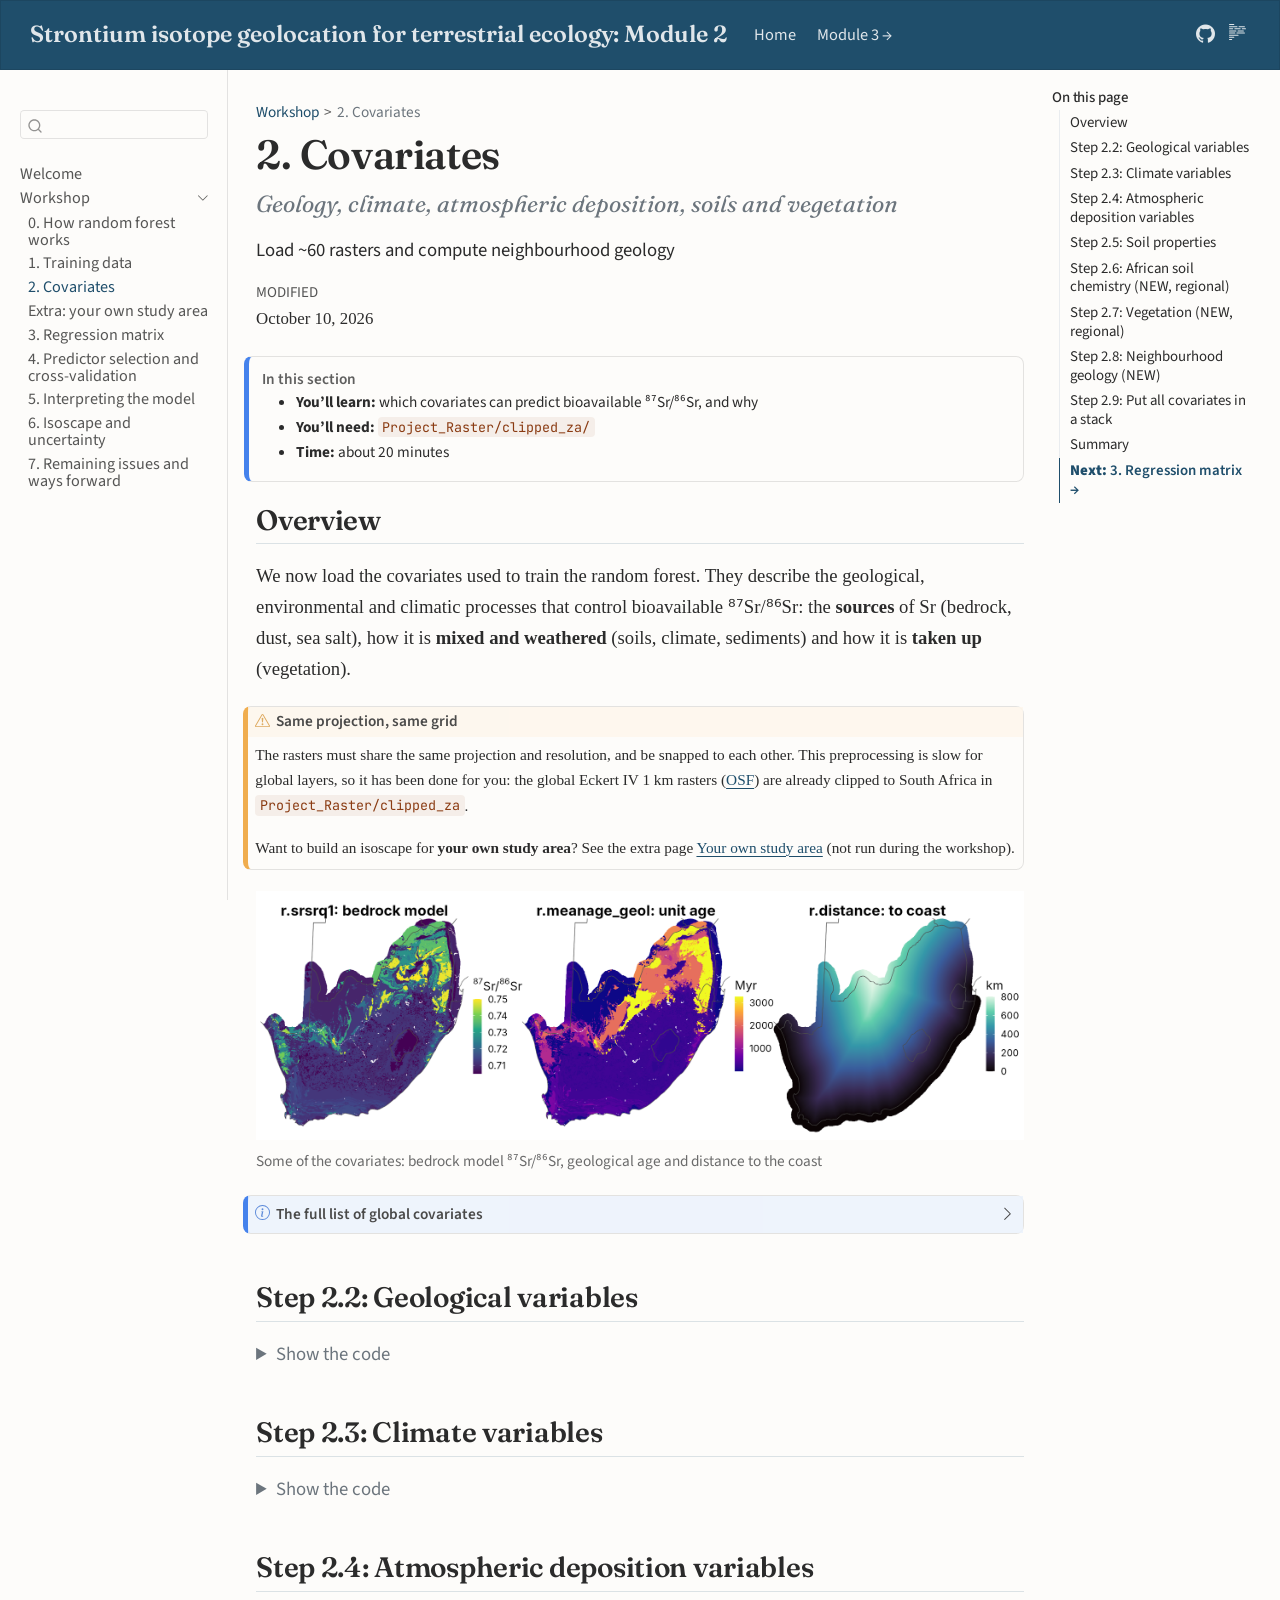
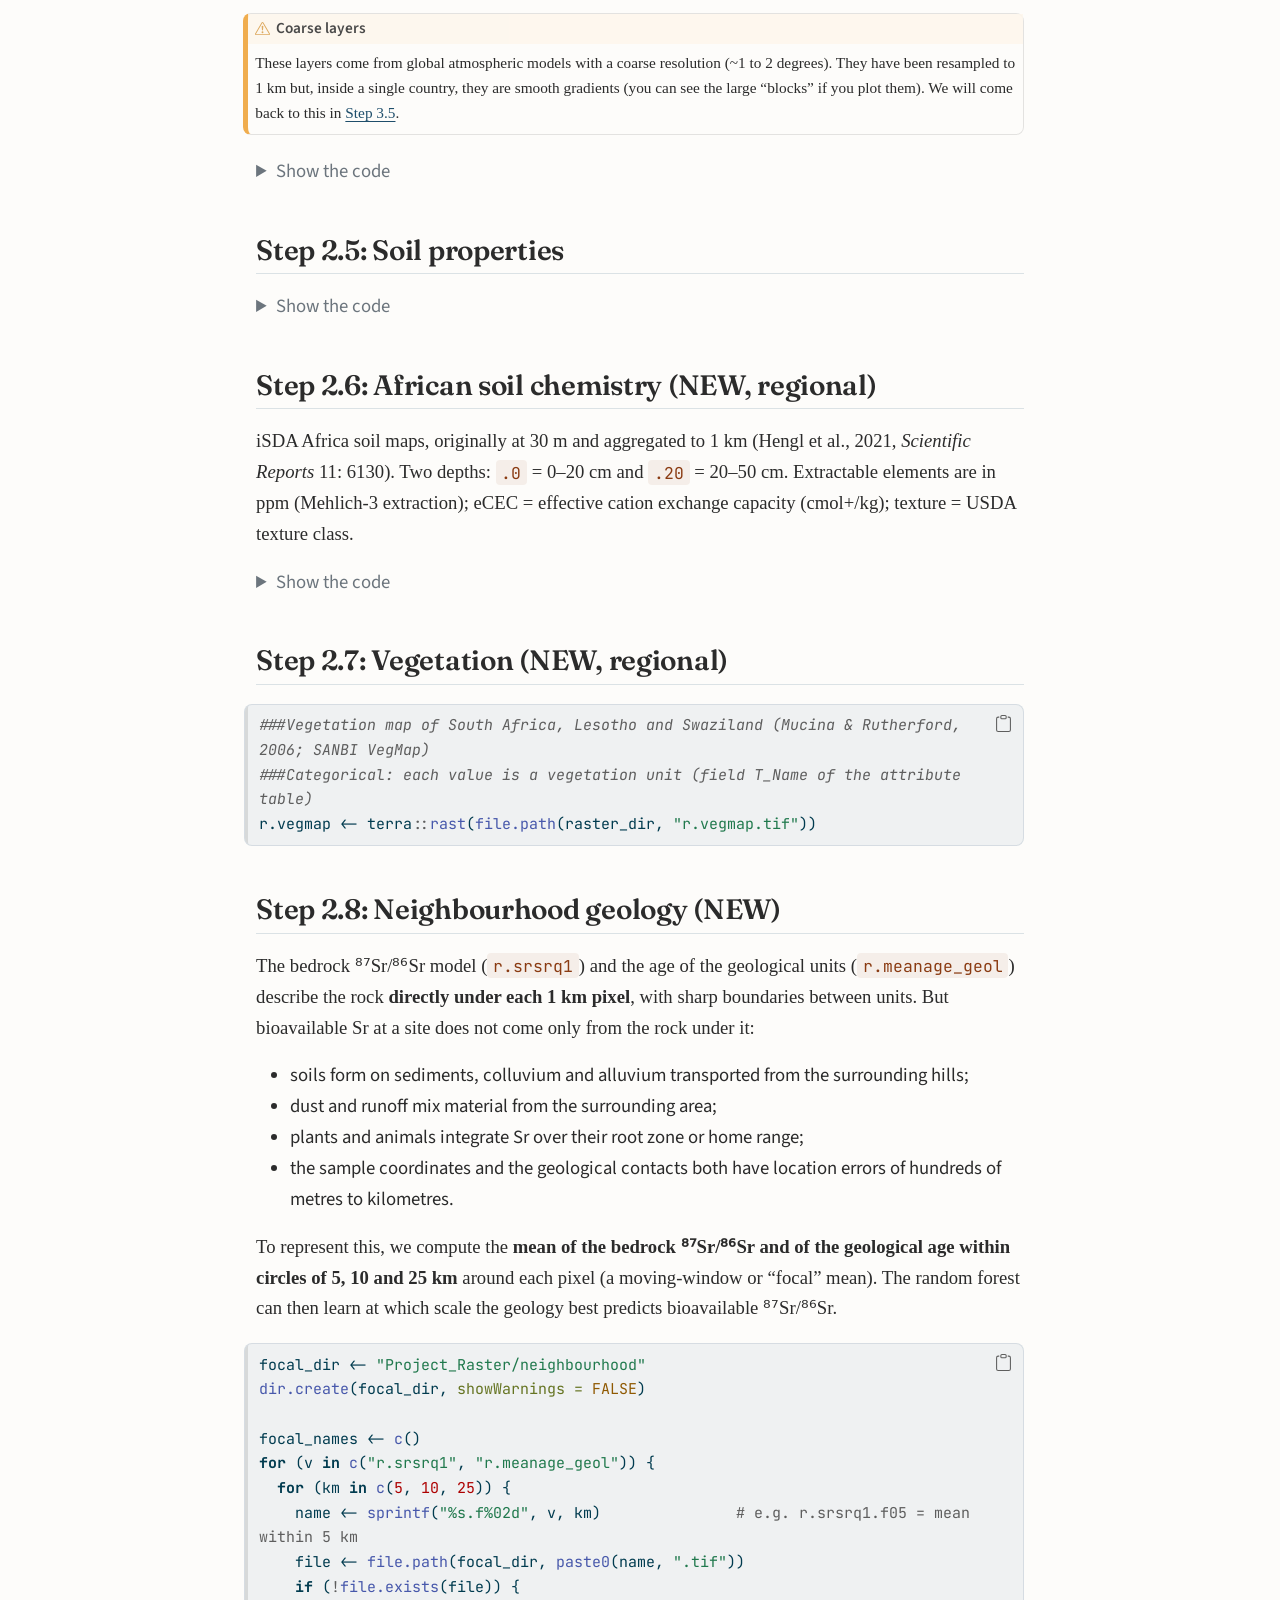
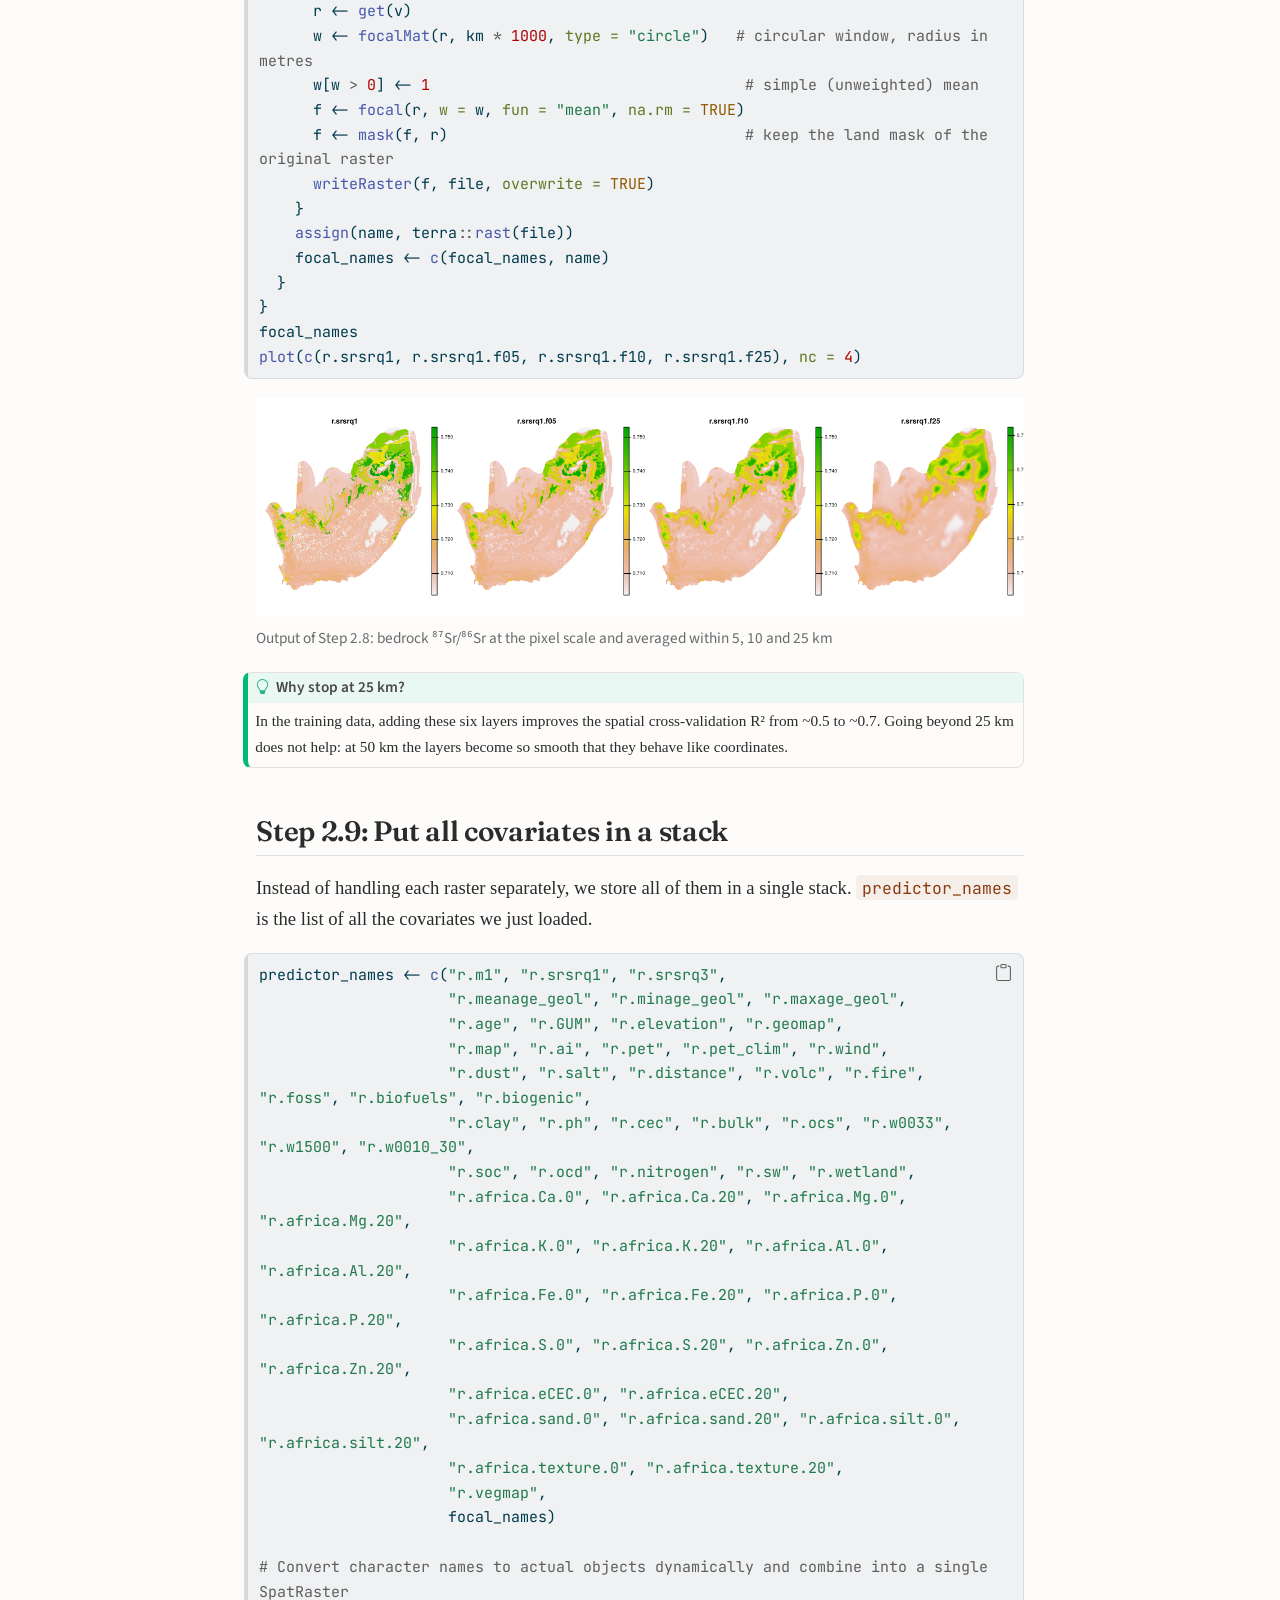
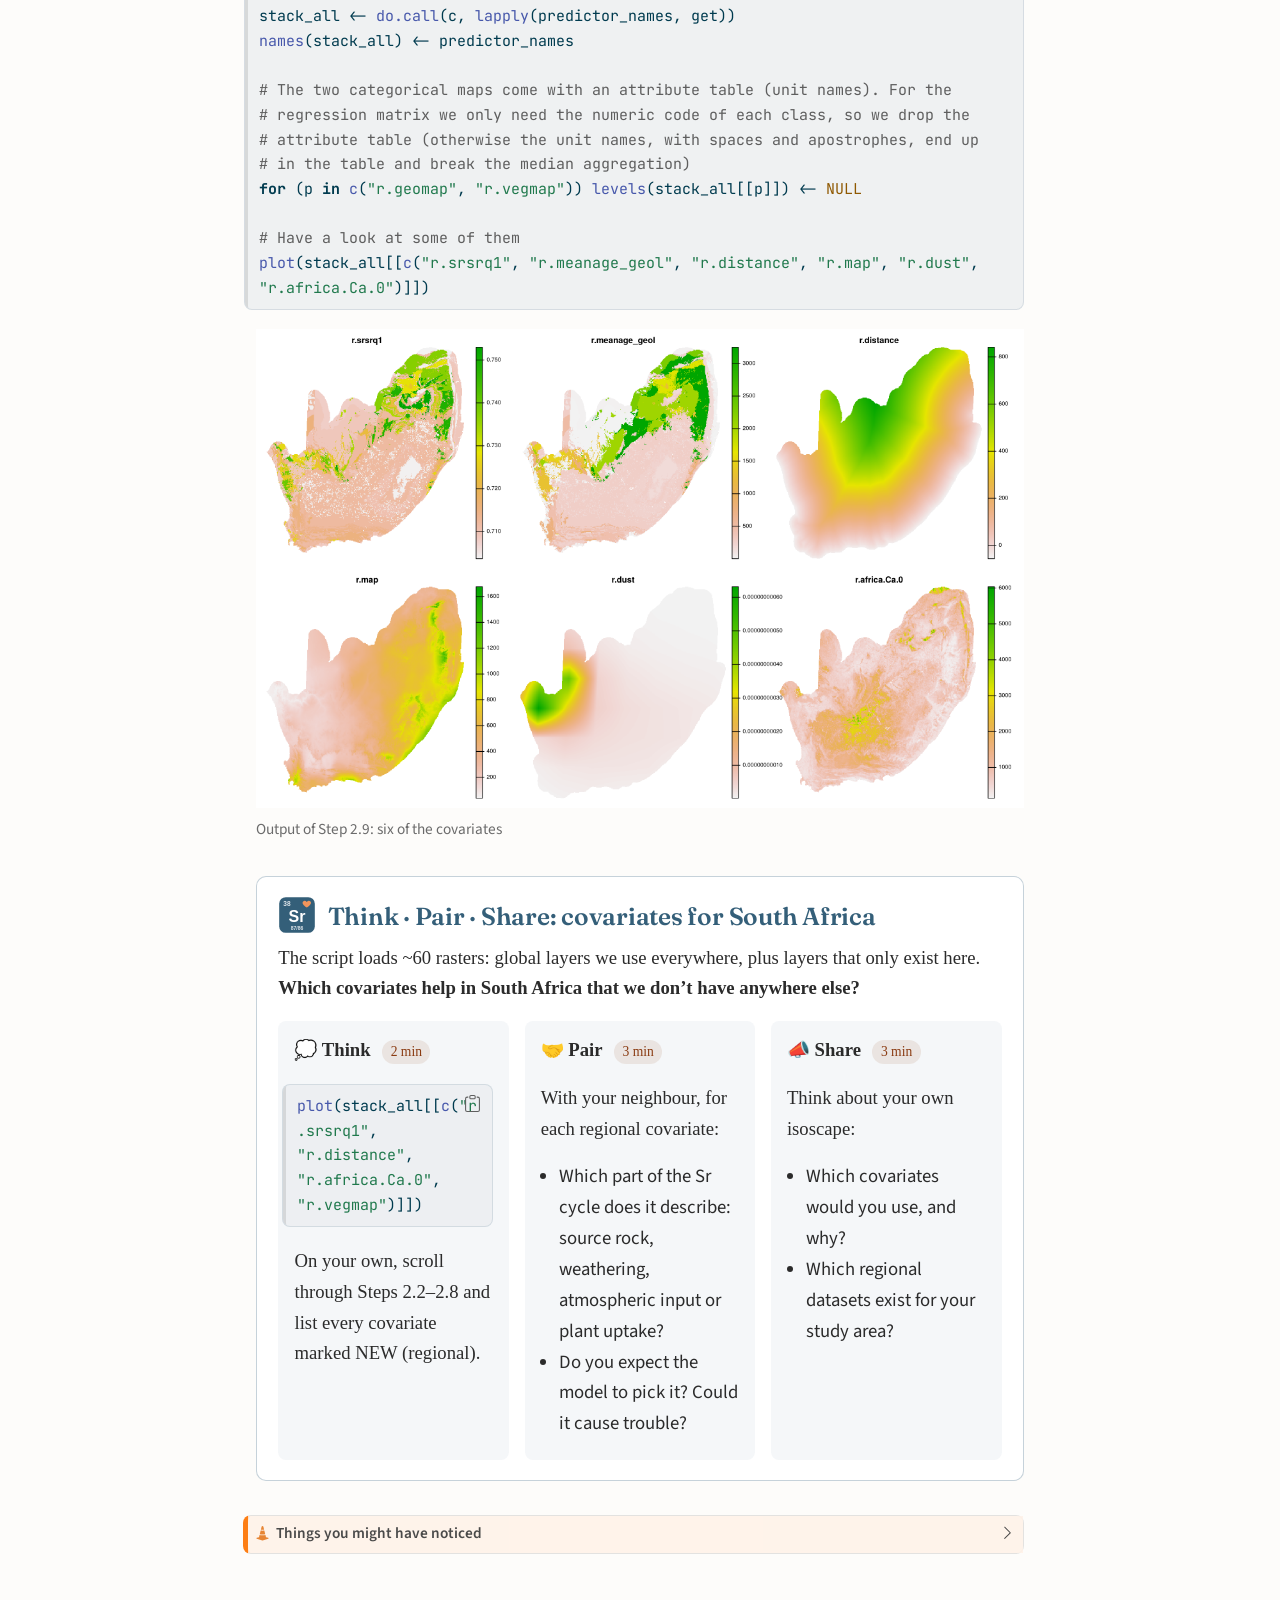
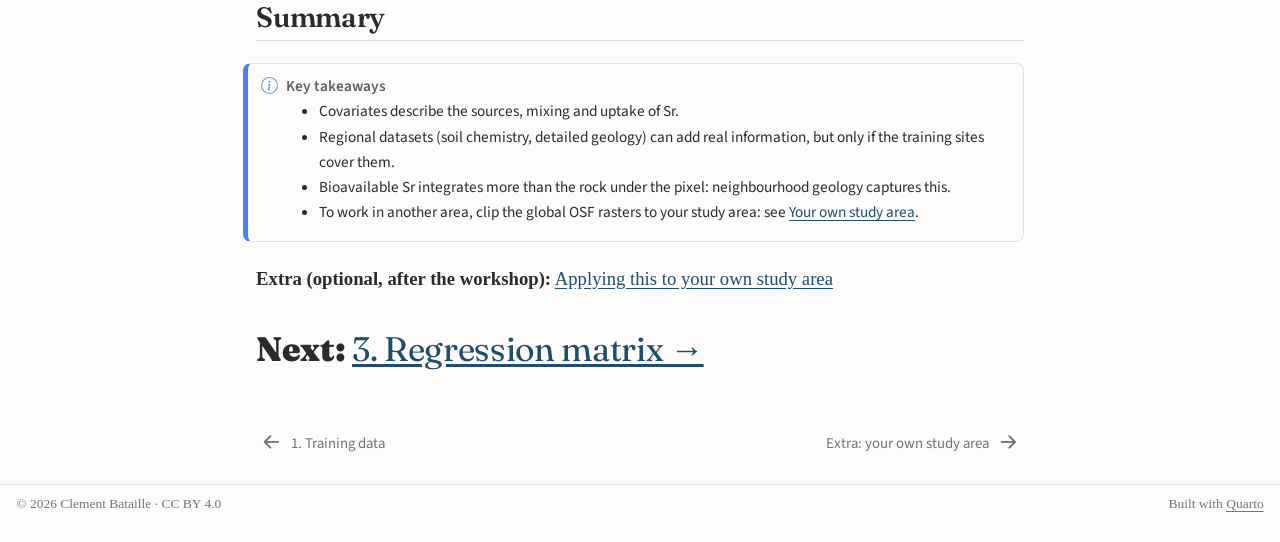
<file: docs/02-covariates.html>
<!DOCTYPE html>
<html xmlns="http://www.w3.org/1999/xhtml" lang="en" xml:lang="en"><head>

<meta charset="utf-8">
<meta name="generator" content="quarto-1.6.42">

<meta name="viewport" content="width=device-width, initial-scale=1.0, user-scalable=yes">

<meta name="description" content="Load ~60 rasters and compute neighbourhood geology">

<title>2. Covariates – Strontium isotope geolocation for terrestrial ecology: Module 2</title>
<style>
code{white-space: pre-wrap;}
span.smallcaps{font-variant: small-caps;}
div.columns{display: flex; gap: min(4vw, 1.5em);}
div.column{flex: auto; overflow-x: auto;}
div.hanging-indent{margin-left: 1.5em; text-indent: -1.5em;}
ul.task-list{list-style: none;}
ul.task-list li input[type="checkbox"] {
  width: 0.8em;
  margin: 0 0.8em 0.2em -1em; /* quarto-specific, see https://github.com/quarto-dev/quarto-cli/issues/4556 */ 
  vertical-align: middle;
}
/* CSS for syntax highlighting */
pre > code.sourceCode { white-space: pre; position: relative; }
pre > code.sourceCode > span { line-height: 1.25; }
pre > code.sourceCode > span:empty { height: 1.2em; }
.sourceCode { overflow: visible; }
code.sourceCode > span { color: inherit; text-decoration: inherit; }
div.sourceCode { margin: 1em 0; }
pre.sourceCode { margin: 0; }
@media screen {
div.sourceCode { overflow: auto; }
}
@media print {
pre > code.sourceCode { white-space: pre-wrap; }
pre > code.sourceCode > span { display: inline-block; text-indent: -5em; padding-left: 5em; }
}
pre.numberSource code
  { counter-reset: source-line 0; }
pre.numberSource code > span
  { position: relative; left: -4em; counter-increment: source-line; }
pre.numberSource code > span > a:first-child::before
  { content: counter(source-line);
    position: relative; left: -1em; text-align: right; vertical-align: baseline;
    border: none; display: inline-block;
    -webkit-touch-callout: none; -webkit-user-select: none;
    -khtml-user-select: none; -moz-user-select: none;
    -ms-user-select: none; user-select: none;
    padding: 0 4px; width: 4em;
  }
pre.numberSource { margin-left: 3em;  padding-left: 4px; }
div.sourceCode
  {   }
@media screen {
pre > code.sourceCode > span > a:first-child::before { text-decoration: underline; }
}
</style>


<script src="site_libs/quarto-nav/quarto-nav.js"></script>
<script src="site_libs/quarto-nav/headroom.min.js"></script>
<script src="site_libs/clipboard/clipboard.min.js"></script>
<script src="site_libs/quarto-search/autocomplete.umd.js"></script>
<script src="site_libs/quarto-search/fuse.min.js"></script>
<script src="site_libs/quarto-search/quarto-search.js"></script>
<meta name="quarto:offset" content="./">
<link href="./02b-own-study-area.html" rel="next">
<link href="./01-training-data.html" rel="prev">
<script src="site_libs/quarto-html/quarto.js"></script>
<script src="site_libs/quarto-html/popper.min.js"></script>
<script src="site_libs/quarto-html/tippy.umd.min.js"></script>
<script src="site_libs/quarto-html/anchor.min.js"></script>
<link href="site_libs/quarto-html/tippy.css" rel="stylesheet">
<link href="site_libs/quarto-html/quarto-syntax-highlighting-b2d9fb69a705f84b18c767c904a7c72d.css" rel="stylesheet" id="quarto-text-highlighting-styles">
<script src="site_libs/bootstrap/bootstrap.min.js"></script>
<link href="site_libs/bootstrap/bootstrap-icons.css" rel="stylesheet">
<link href="site_libs/bootstrap/bootstrap-333addd1bd3a146788b4b69de38e3784.min.css" rel="stylesheet" append-hash="true" id="quarto-bootstrap" data-mode="light">
<script src="site_libs/quarto-contrib/glightbox/glightbox.min.js"></script>
<link href="site_libs/quarto-contrib/glightbox/glightbox.min.css" rel="stylesheet">
<link href="site_libs/quarto-contrib/glightbox/lightbox.css" rel="stylesheet">
<script id="quarto-search-options" type="application/json">{
  "location": "sidebar",
  "copy-button": false,
  "collapse-after": 3,
  "panel-placement": "start",
  "type": "textbox",
  "limit": 50,
  "keyboard-shortcut": [
    "f",
    "/",
    "s"
  ],
  "language": {
    "search-no-results-text": "No results",
    "search-matching-documents-text": "matching documents",
    "search-copy-link-title": "Copy link to search",
    "search-hide-matches-text": "Hide additional matches",
    "search-more-match-text": "more match in this document",
    "search-more-matches-text": "more matches in this document",
    "search-clear-button-title": "Clear",
    "search-text-placeholder": "",
    "search-detached-cancel-button-title": "Cancel",
    "search-submit-button-title": "Submit",
    "search-label": "Search"
  }
}</script>
<style>html{ scroll-behavior: smooth; }</style>


</head>

<body class="nav-sidebar docked nav-fixed">

<div id="quarto-search-results"></div>
  <header id="quarto-header" class="headroom fixed-top">
    <nav class="navbar navbar-expand-lg " data-bs-theme="dark">
      <div class="navbar-container container-fluid">
      <div class="navbar-brand-container mx-auto">
    <a class="navbar-brand" href="./index.html">
    <span class="navbar-title">Strontium isotope geolocation for terrestrial ecology: Module 2</span>
    </a>
  </div>
          <button class="navbar-toggler" type="button" data-bs-toggle="collapse" data-bs-target="#navbarCollapse" aria-controls="navbarCollapse" role="menu" aria-expanded="false" aria-label="Toggle navigation" onclick="if (window.quartoToggleHeadroom) { window.quartoToggleHeadroom(); }">
  <span class="navbar-toggler-icon"></span>
</button>
          <div class="collapse navbar-collapse" id="navbarCollapse">
            <ul class="navbar-nav navbar-nav-scroll me-auto">
  <li class="nav-item">
    <a class="nav-link active" href="./index.html" aria-current="page"> 
<span class="menu-text">Home</span></a>
  </li>  
  <li class="nav-item">
    <a class="nav-link" href="https://meganreich.github.io/Isoecol2026_Srworkshop_P3/"> 
<span class="menu-text">Module 3 →</span></a>
  </li>  
</ul>
            <ul class="navbar-nav navbar-nav-scroll ms-auto">
  <li class="nav-item compact">
    <a class="nav-link" href="https://github.com/cbataill/Isoecol2026_Srworkshop_P2"> <i class="bi bi-github" role="img" aria-label="GitHub">
</i> 
<span class="menu-text"></span></a>
  </li>  
</ul>
          </div> <!-- /navcollapse -->
            <div class="quarto-navbar-tools">
  <a href="" class="quarto-reader-toggle quarto-navigation-tool px-1" onclick="window.quartoToggleReader(); return false;" title="Toggle reader mode">
  <div class="quarto-reader-toggle-btn">
  <i class="bi"></i>
  </div>
</a>
</div>
      </div> <!-- /container-fluid -->
    </nav>
  <nav class="quarto-secondary-nav">
    <div class="container-fluid d-flex">
      <button type="button" class="quarto-btn-toggle btn" data-bs-toggle="collapse" role="button" data-bs-target=".quarto-sidebar-collapse-item" aria-controls="quarto-sidebar" aria-expanded="false" aria-label="Toggle sidebar navigation" onclick="if (window.quartoToggleHeadroom) { window.quartoToggleHeadroom(); }">
        <i class="bi bi-layout-text-sidebar-reverse"></i>
      </button>
        <nav class="quarto-page-breadcrumbs" aria-label="breadcrumb"><ol class="breadcrumb"><li class="breadcrumb-item"><a href="./00-random-forest.html">Workshop</a></li><li class="breadcrumb-item"><a href="./02-covariates.html">2. Covariates</a></li></ol></nav>
        <a class="flex-grow-1" role="navigation" data-bs-toggle="collapse" data-bs-target=".quarto-sidebar-collapse-item" aria-controls="quarto-sidebar" aria-expanded="false" aria-label="Toggle sidebar navigation" onclick="if (window.quartoToggleHeadroom) { window.quartoToggleHeadroom(); }">      
        </a>
      <button type="button" class="btn quarto-search-button" aria-label="Search" onclick="window.quartoOpenSearch();">
        <i class="bi bi-search"></i>
      </button>
    </div>
  </nav>
</header>
<!-- content -->
<div id="quarto-content" class="quarto-container page-columns page-rows-contents page-layout-article page-navbar">
<!-- sidebar -->
  <nav id="quarto-sidebar" class="sidebar collapse collapse-horizontal quarto-sidebar-collapse-item sidebar-navigation docked overflow-auto">
        <div class="mt-2 flex-shrink-0 align-items-center">
        <div class="sidebar-search">
        <div id="quarto-search" class="" title="Search"></div>
        </div>
        </div>
    <div class="sidebar-menu-container"> 
    <ul class="list-unstyled mt-1">
        <li class="sidebar-item">
  <div class="sidebar-item-container"> 
  <a href="./index.html" class="sidebar-item-text sidebar-link">
 <span class="menu-text">Welcome</span></a>
  </div>
</li>
        <li class="sidebar-item sidebar-item-section">
      <div class="sidebar-item-container"> 
            <a class="sidebar-item-text sidebar-link text-start" data-bs-toggle="collapse" data-bs-target="#quarto-sidebar-section-1" role="navigation" aria-expanded="true">
 <span class="menu-text">Workshop</span></a>
          <a class="sidebar-item-toggle text-start" data-bs-toggle="collapse" data-bs-target="#quarto-sidebar-section-1" role="navigation" aria-expanded="true" aria-label="Toggle section">
            <i class="bi bi-chevron-right ms-2"></i>
          </a> 
      </div>
      <ul id="quarto-sidebar-section-1" class="collapse list-unstyled sidebar-section depth1 show">  
          <li class="sidebar-item">
  <div class="sidebar-item-container"> 
  <a href="./00-random-forest.html" class="sidebar-item-text sidebar-link">
 <span class="menu-text">0. How random forest works</span></a>
  </div>
</li>
          <li class="sidebar-item">
  <div class="sidebar-item-container"> 
  <a href="./01-training-data.html" class="sidebar-item-text sidebar-link">
 <span class="menu-text">1. Training data</span></a>
  </div>
</li>
          <li class="sidebar-item">
  <div class="sidebar-item-container"> 
  <a href="./02-covariates.html" class="sidebar-item-text sidebar-link active">
 <span class="menu-text">2. Covariates</span></a>
  </div>
</li>
          <li class="sidebar-item">
  <div class="sidebar-item-container"> 
  <a href="./02b-own-study-area.html" class="sidebar-item-text sidebar-link">
 <span class="menu-text">Extra: your own study area</span></a>
  </div>
</li>
          <li class="sidebar-item">
  <div class="sidebar-item-container"> 
  <a href="./03-regression-matrix.html" class="sidebar-item-text sidebar-link">
 <span class="menu-text">3. Regression matrix</span></a>
  </div>
</li>
          <li class="sidebar-item">
  <div class="sidebar-item-container"> 
  <a href="./04-cross-validation.html" class="sidebar-item-text sidebar-link">
 <span class="menu-text">4. Predictor selection and cross-validation</span></a>
  </div>
</li>
          <li class="sidebar-item">
  <div class="sidebar-item-container"> 
  <a href="./05-interpretation.html" class="sidebar-item-text sidebar-link">
 <span class="menu-text">5. Interpreting the model</span></a>
  </div>
</li>
          <li class="sidebar-item">
  <div class="sidebar-item-container"> 
  <a href="./06-isoscape.html" class="sidebar-item-text sidebar-link">
 <span class="menu-text">6. Isoscape and uncertainty</span></a>
  </div>
</li>
          <li class="sidebar-item">
  <div class="sidebar-item-container"> 
  <a href="./07-remaining-issues.html" class="sidebar-item-text sidebar-link">
 <span class="menu-text">7. Remaining issues and ways forward</span></a>
  </div>
</li>
      </ul>
  </li>
    </ul>
    </div>
</nav>
<div id="quarto-sidebar-glass" class="quarto-sidebar-collapse-item" data-bs-toggle="collapse" data-bs-target=".quarto-sidebar-collapse-item"></div>
<!-- margin-sidebar -->
    <div id="quarto-margin-sidebar" class="sidebar margin-sidebar">
        <nav id="TOC" role="doc-toc" class="toc-active">
    <h2 id="toc-title">On this page</h2>
   
  <ul>
  <li><a href="#overview" id="toc-overview" class="nav-link active" data-scroll-target="#overview">Overview</a></li>
  <li><a href="#step-2.2-geological-variables" id="toc-step-2.2-geological-variables" class="nav-link" data-scroll-target="#step-2.2-geological-variables">Step 2.2: Geological variables</a></li>
  <li><a href="#step-2.3-climate-variables" id="toc-step-2.3-climate-variables" class="nav-link" data-scroll-target="#step-2.3-climate-variables">Step 2.3: Climate variables</a></li>
  <li><a href="#step-2.4-atmospheric-deposition-variables" id="toc-step-2.4-atmospheric-deposition-variables" class="nav-link" data-scroll-target="#step-2.4-atmospheric-deposition-variables">Step 2.4: Atmospheric deposition variables</a></li>
  <li><a href="#step-2.5-soil-properties" id="toc-step-2.5-soil-properties" class="nav-link" data-scroll-target="#step-2.5-soil-properties">Step 2.5: Soil properties</a></li>
  <li><a href="#step-2.6-african-soil-chemistry-new-regional" id="toc-step-2.6-african-soil-chemistry-new-regional" class="nav-link" data-scroll-target="#step-2.6-african-soil-chemistry-new-regional">Step 2.6: African soil chemistry (NEW, regional)</a></li>
  <li><a href="#step-2.7-vegetation-new-regional" id="toc-step-2.7-vegetation-new-regional" class="nav-link" data-scroll-target="#step-2.7-vegetation-new-regional">Step 2.7: Vegetation (NEW, regional)</a></li>
  <li><a href="#step-2.8-neighbourhood-geology-new" id="toc-step-2.8-neighbourhood-geology-new" class="nav-link" data-scroll-target="#step-2.8-neighbourhood-geology-new">Step 2.8: Neighbourhood geology (NEW)</a></li>
  <li><a href="#step-2.9-put-all-covariates-in-a-stack" id="toc-step-2.9-put-all-covariates-in-a-stack" class="nav-link" data-scroll-target="#step-2.9-put-all-covariates-in-a-stack">Step 2.9: Put all covariates in a stack</a>
  <ul class="collapse">
  <li><a href="#think-pair-share-covariates-for-south-africa" id="toc-think-pair-share-covariates-for-south-africa" class="nav-link" data-scroll-target="#think-pair-share-covariates-for-south-africa">Think · Pair · Share: covariates for South Africa</a></li>
  </ul></li>
  <li><a href="#summary" id="toc-summary" class="nav-link" data-scroll-target="#summary">Summary</a></li>
  <li><a href="#next-3.-regression-matrix" id="toc-next-3.-regression-matrix" class="nav-link" data-scroll-target="#next-3.-regression-matrix"><strong>Next:</strong> 3. Regression matrix →</a></li>
  </ul>
</nav>
    </div>
<!-- main -->
<main class="content" id="quarto-document-content">

<header id="title-block-header" class="quarto-title-block default"><nav class="quarto-page-breadcrumbs quarto-title-breadcrumbs d-none d-lg-block" aria-label="breadcrumb"><ol class="breadcrumb"><li class="breadcrumb-item"><a href="./00-random-forest.html">Workshop</a></li><li class="breadcrumb-item"><a href="./02-covariates.html">2. Covariates</a></li></ol></nav>
<div class="quarto-title">
<h1 class="title">2. Covariates</h1>
<p class="subtitle lead">Geology, climate, atmospheric deposition, soils and vegetation</p>
</div>

<div>
  <div class="description">
    Load ~60 rasters and compute neighbourhood geology
  </div>
</div>


<div class="quarto-title-meta">

    
  
    <div>
    <div class="quarto-title-meta-heading">Modified</div>
    <div class="quarto-title-meta-contents">
      <p class="date-modified">October 10, 2026</p>
    </div>
  </div>
    
  </div>
  


</header>


<div class="callout callout-style-simple callout-note no-icon callout-titled">
<div class="callout-header d-flex align-content-center">
<div class="callout-icon-container">
<i class="callout-icon no-icon"></i>
</div>
<div class="callout-title-container flex-fill">
In this section
</div>
</div>
<div class="callout-body-container callout-body">
<ul>
<li><strong>You’ll learn:</strong> which covariates can predict bioavailable ⁸⁷Sr/⁸⁶Sr, and why</li>
<li><strong>You’ll need:</strong> <code>Project_Raster/clipped_za/</code></li>
<li><strong>Time:</strong> about 20 minutes</li>
</ul>
</div>
</div>
<section id="overview" class="level2">
<h2 class="anchored" data-anchor-id="overview">Overview</h2>
<p>We now load the covariates used to train the random forest. They describe the geological, environmental and climatic processes that control bioavailable ⁸⁷Sr/⁸⁶Sr: the <strong>sources</strong> of Sr (bedrock, dust, sea salt), how it is <strong>mixed and weathered</strong> (soils, climate, sediments) and how it is <strong>taken up</strong> (vegetation).</p>
<div class="callout callout-style-default callout-warning callout-titled">
<div class="callout-header d-flex align-content-center">
<div class="callout-icon-container">
<i class="callout-icon"></i>
</div>
<div class="callout-title-container flex-fill">
Same projection, same grid
</div>
</div>
<div class="callout-body-container callout-body">
<p>The rasters must share the same projection and resolution, and be snapped to each other. This preprocessing is slow for global layers, so it has been done for you: the global Eckert IV 1 km rasters (<a href="https://osf.io/a2r7g/">OSF</a>) are already clipped to South Africa in <code>Project_Raster/clipped_za</code>.</p>
<p>Want to build an isoscape for <strong>your own study area</strong>? See the extra page <a href="./02b-own-study-area.html">Your own study area</a> (not run during the workshop).</p>
</div>
</div>
<div class="quarto-figure quarto-figure-center">
<figure class="figure">
<p><a href="images/covariate-maps.png" class="lightbox" data-gallery="quarto-lightbox-gallery-1" title="Some of the covariates: bedrock model ⁸⁷Sr/⁸⁶Sr, geological age and distance to the coast"><img src="images/covariate-maps.png" class="img-fluid figure-img" alt="Some of the covariates: bedrock model ⁸⁷Sr/⁸⁶Sr, geological age and distance to the coast"></a></p>
<figcaption>Some of the covariates: bedrock model ⁸⁷Sr/⁸⁶Sr, geological age and distance to the coast</figcaption>
</figure>
</div>
<div class="callout callout-style-default callout-note callout-titled">
<div class="callout-header d-flex align-content-center" data-bs-toggle="collapse" data-bs-target=".callout-3-contents" aria-controls="callout-3" aria-expanded="false" aria-label="Toggle callout">
<div class="callout-icon-container">
<i class="callout-icon"></i>
</div>
<div class="callout-title-container flex-fill">
The full list of global covariates
</div>
<div class="callout-btn-toggle d-inline-block border-0 py-1 ps-1 pe-0 float-end"><i class="callout-toggle"></i></div>
</div>
<div id="callout-3" class="callout-3-contents callout-collapse collapse">
<div class="callout-body-container callout-body">
<p><a href="images/covariate-table.png" class="lightbox" data-gallery="quarto-lightbox-gallery-2"><img src="images/covariate-table.png" class="img-fluid" style="width:80.0%"></a></p>
<p>Compared with the global script, a few global layers are not in the South Africa set (Bouguer anomaly, permafrost, mean annual temperature and the other WorldClim variables except wind). Permafrost is irrelevant in South Africa anyway!</p>
</div>
</div>
</div>
</section>
<section id="step-2.2-geological-variables" class="level2">
<h2 class="anchored" data-anchor-id="step-2.2-geological-variables">Step 2.2: Geological variables</h2>
<div class="cell">
<details class="code-fold">
<summary>Show the code</summary>
<div class="sourceCode cell-code" id="cb1"><pre class="sourceCode r code-with-copy"><code class="sourceCode r"><span id="cb1-1"><a href="#cb1-1" aria-hidden="true" tabindex="-1"></a><span class="do">###Global median, Q1 and Q3 bedrock model 87Sr/86Sr (Bataille et al. 2020)</span></span>
<span id="cb1-2"><a href="#cb1-2" aria-hidden="true" tabindex="-1"></a><span class="do">###(in this clipped set, r.m1 is identical to r.srsrq1)</span></span>
<span id="cb1-3"><a href="#cb1-3" aria-hidden="true" tabindex="-1"></a></span>
<span id="cb1-4"><a href="#cb1-4" aria-hidden="true" tabindex="-1"></a>r.m1 <span class="ot">&lt;-</span> terra<span class="sc">::</span><span class="fu">rast</span>(<span class="fu">file.path</span>(raster_dir, <span class="st">"r.m1.tif"</span>))</span>
<span id="cb1-5"><a href="#cb1-5" aria-hidden="true" tabindex="-1"></a>r.srsrq1 <span class="ot">&lt;-</span> terra<span class="sc">::</span><span class="fu">rast</span>(<span class="fu">file.path</span>(raster_dir, <span class="st">"r.srsrq1.tif"</span>))</span>
<span id="cb1-6"><a href="#cb1-6" aria-hidden="true" tabindex="-1"></a>r.srsrq3 <span class="ot">&lt;-</span> terra<span class="sc">::</span><span class="fu">rast</span>(<span class="fu">file.path</span>(raster_dir, <span class="st">"r.srsrq3.tif"</span>))</span>
<span id="cb1-7"><a href="#cb1-7" aria-hidden="true" tabindex="-1"></a></span>
<span id="cb1-8"><a href="#cb1-8" aria-hidden="true" tabindex="-1"></a><span class="do">###Global mean, min and max geological age in Myrs from the GLiM Hartman and Moosdorf 2012 and Bataille et al. 2020 for text to numerica age field converstion</span></span>
<span id="cb1-9"><a href="#cb1-9" aria-hidden="true" tabindex="-1"></a></span>
<span id="cb1-10"><a href="#cb1-10" aria-hidden="true" tabindex="-1"></a>r.meanage_geol <span class="ot">&lt;-</span> terra<span class="sc">::</span><span class="fu">rast</span>(<span class="fu">file.path</span>(raster_dir, <span class="st">"r.meanage_geol.tif"</span>))</span>
<span id="cb1-11"><a href="#cb1-11" aria-hidden="true" tabindex="-1"></a>r.minage_geol <span class="ot">&lt;-</span> terra<span class="sc">::</span><span class="fu">rast</span>(<span class="fu">file.path</span>(raster_dir, <span class="st">"r.minage_geol.tif"</span>))</span>
<span id="cb1-12"><a href="#cb1-12" aria-hidden="true" tabindex="-1"></a>r.maxage_geol <span class="ot">&lt;-</span> terra<span class="sc">::</span><span class="fu">rast</span>(<span class="fu">file.path</span>(raster_dir, <span class="st">"r.maxage_geol.tif"</span>))</span>
<span id="cb1-13"><a href="#cb1-13" aria-hidden="true" tabindex="-1"></a></span>
<span id="cb1-14"><a href="#cb1-14" aria-hidden="true" tabindex="-1"></a><span class="do">###Global mean of terrane age in Myrs (Mooney et al. 1988)</span></span>
<span id="cb1-15"><a href="#cb1-15" aria-hidden="true" tabindex="-1"></a></span>
<span id="cb1-16"><a href="#cb1-16" aria-hidden="true" tabindex="-1"></a>r.age <span class="ot">&lt;-</span> terra<span class="sc">::</span><span class="fu">rast</span>(<span class="fu">file.path</span>(raster_dir, <span class="st">"r.age.tif"</span>))</span>
<span id="cb1-17"><a href="#cb1-17" aria-hidden="true" tabindex="-1"></a></span>
<span id="cb1-18"><a href="#cb1-18" aria-hidden="true" tabindex="-1"></a><span class="do">###Global unconsolidated sediments type (see publications for each class) (Börker et al., 2018)</span></span>
<span id="cb1-19"><a href="#cb1-19" aria-hidden="true" tabindex="-1"></a></span>
<span id="cb1-20"><a href="#cb1-20" aria-hidden="true" tabindex="-1"></a>r.GUM <span class="ot">&lt;-</span> terra<span class="sc">::</span><span class="fu">rast</span>(<span class="fu">file.path</span>(raster_dir, <span class="st">"r.GUM.tif"</span>))</span>
<span id="cb1-21"><a href="#cb1-21" aria-hidden="true" tabindex="-1"></a></span>
<span id="cb1-22"><a href="#cb1-22" aria-hidden="true" tabindex="-1"></a><span class="do">###Global elevation in m ((Jarvis et al., 2008) )</span></span>
<span id="cb1-23"><a href="#cb1-23" aria-hidden="true" tabindex="-1"></a>r.elevation <span class="ot">&lt;-</span> terra<span class="sc">::</span><span class="fu">rast</span>(<span class="fu">file.path</span>(raster_dir, <span class="st">"r.elevation.tif"</span>))</span>
<span id="cb1-24"><a href="#cb1-24" aria-hidden="true" tabindex="-1"></a></span>
<span id="cb1-25"><a href="#cb1-25" aria-hidden="true" tabindex="-1"></a><span class="do">###NEW (regional) - Geological map of South Africa 1:1 000 000 (Council for Geoscience)</span></span>
<span id="cb1-26"><a href="#cb1-26" aria-hidden="true" tabindex="-1"></a><span class="do">###Categorical: each value is a lithostratigraphic unit (field UQ_SACS_NO of the attribute table)</span></span>
<span id="cb1-27"><a href="#cb1-27" aria-hidden="true" tabindex="-1"></a>r.geomap <span class="ot">&lt;-</span> terra<span class="sc">::</span><span class="fu">rast</span>(<span class="fu">file.path</span>(raster_dir, <span class="st">"r.geomap.tif"</span>))</span></code><button title="Copy to Clipboard" class="code-copy-button"><i class="bi"></i></button></pre></div>
</details>
</div>
</section>
<section id="step-2.3-climate-variables" class="level2">
<h2 class="anchored" data-anchor-id="step-2.3-climate-variables">Step 2.3: Climate variables</h2>
<div class="cell">
<details class="code-fold">
<summary>Show the code</summary>
<div class="sourceCode cell-code" id="cb2"><pre class="sourceCode r code-with-copy"><code class="sourceCode r"><span id="cb2-1"><a href="#cb2-1" aria-hidden="true" tabindex="-1"></a><span class="do">### Mean annual precipitation (mm/yr) (Harris et al., 2020)</span></span>
<span id="cb2-2"><a href="#cb2-2" aria-hidden="true" tabindex="-1"></a></span>
<span id="cb2-3"><a href="#cb2-3" aria-hidden="true" tabindex="-1"></a>r.map <span class="ot">&lt;-</span> terra<span class="sc">::</span><span class="fu">rast</span>(<span class="fu">file.path</span>(raster_dir, <span class="st">"r.map.tif"</span>))</span>
<span id="cb2-4"><a href="#cb2-4" aria-hidden="true" tabindex="-1"></a></span>
<span id="cb2-5"><a href="#cb2-5" aria-hidden="true" tabindex="-1"></a><span class="do">###Global Aridity Index Aridity Index &lt;-  Mean annual precipitation÷ Mean annual evapotranspiration (Trabuco &amp; Zomer, 2019)</span></span>
<span id="cb2-6"><a href="#cb2-6" aria-hidden="true" tabindex="-1"></a></span>
<span id="cb2-7"><a href="#cb2-7" aria-hidden="true" tabindex="-1"></a>r.ai <span class="ot">&lt;-</span> terra<span class="sc">::</span><span class="fu">rast</span>(<span class="fu">file.path</span>(raster_dir, <span class="st">"r.ai.tif"</span>))</span>
<span id="cb2-8"><a href="#cb2-8" aria-hidden="true" tabindex="-1"></a></span>
<span id="cb2-9"><a href="#cb2-9" aria-hidden="true" tabindex="-1"></a><span class="do">### Global Potential Evapo-Transpiration (mm day-1) (Trabuco &amp; Zomer, 2019)</span></span>
<span id="cb2-10"><a href="#cb2-10" aria-hidden="true" tabindex="-1"></a>r.pet <span class="ot">&lt;-</span> terra<span class="sc">::</span><span class="fu">rast</span>(<span class="fu">file.path</span>(raster_dir, <span class="st">"r.pet.tif"</span>))</span>
<span id="cb2-11"><a href="#cb2-11" aria-hidden="true" tabindex="-1"></a></span>
<span id="cb2-12"><a href="#cb2-12" aria-hidden="true" tabindex="-1"></a><span class="do">### Potential evapotranspiration, climatology version (mm/yr) [CHECK REFERENCE - not in the global script]</span></span>
<span id="cb2-13"><a href="#cb2-13" aria-hidden="true" tabindex="-1"></a>r.pet_clim <span class="ot">&lt;-</span> terra<span class="sc">::</span><span class="fu">rast</span>(<span class="fu">file.path</span>(raster_dir, <span class="st">"r.pet_clim.tif"</span>))</span>
<span id="cb2-14"><a href="#cb2-14" aria-hidden="true" tabindex="-1"></a></span>
<span id="cb2-15"><a href="#cb2-15" aria-hidden="true" tabindex="-1"></a><span class="do">###World clim data (wind speed, m/s)</span></span>
<span id="cb2-16"><a href="#cb2-16" aria-hidden="true" tabindex="-1"></a></span>
<span id="cb2-17"><a href="#cb2-17" aria-hidden="true" tabindex="-1"></a>r.wind  <span class="ot">&lt;-</span> terra<span class="sc">::</span><span class="fu">rast</span>(<span class="fu">file.path</span>(raster_dir, <span class="st">"r.wind.tif"</span>))</span></code><button title="Copy to Clipboard" class="code-copy-button"><i class="bi"></i></button></pre></div>
</details>
</div>
</section>
<section id="step-2.4-atmospheric-deposition-variables" class="level2">
<h2 class="anchored" data-anchor-id="step-2.4-atmospheric-deposition-variables">Step 2.4: Atmospheric deposition variables</h2>
<div class="callout callout-style-default callout-warning callout-titled">
<div class="callout-header d-flex align-content-center">
<div class="callout-icon-container">
<i class="callout-icon"></i>
</div>
<div class="callout-title-container flex-fill">
Coarse layers
</div>
</div>
<div class="callout-body-container callout-body">
<p>These layers come from global atmospheric models with a coarse resolution (~1 to 2 degrees). They have been resampled to 1 km but, inside a single country, they are smooth gradients (you can see the large “blocks” if you plot them). We will come back to this in <a href="./03-regression-matrix.html#step-3.5-choose-the-candidate-covariates">Step 3.5</a>.</p>
</div>
</div>
<div class="cell">
<details class="code-fold">
<summary>Show the code</summary>
<div class="sourceCode cell-code" id="cb3"><pre class="sourceCode r code-with-copy"><code class="sourceCode r"><span id="cb3-1"><a href="#cb3-1" aria-hidden="true" tabindex="-1"></a><span class="do">###Multi-models average of dust deposition (g/m²/year) (Chien et al., 2016; Brahney et al., 2015)</span></span>
<span id="cb3-2"><a href="#cb3-2" aria-hidden="true" tabindex="-1"></a></span>
<span id="cb3-3"><a href="#cb3-3" aria-hidden="true" tabindex="-1"></a>r.dust <span class="ot">&lt;-</span> terra<span class="sc">::</span><span class="fu">rast</span>(<span class="fu">file.path</span>(raster_dir, <span class="st">"r.dust.tif"</span>))</span>
<span id="cb3-4"><a href="#cb3-4" aria-hidden="true" tabindex="-1"></a></span>
<span id="cb3-5"><a href="#cb3-5" aria-hidden="true" tabindex="-1"></a><span class="do">###Simulation of sea salt aerosol deposition (g/m2/year) (Chien et al., 2016)</span></span>
<span id="cb3-6"><a href="#cb3-6" aria-hidden="true" tabindex="-1"></a></span>
<span id="cb3-7"><a href="#cb3-7" aria-hidden="true" tabindex="-1"></a>r.salt <span class="ot">&lt;-</span> terra<span class="sc">::</span><span class="fu">rast</span>(<span class="fu">file.path</span>(raster_dir, <span class="st">"r.salt.tif"</span>))</span>
<span id="cb3-8"><a href="#cb3-8" aria-hidden="true" tabindex="-1"></a></span>
<span id="cb3-9"><a href="#cb3-9" aria-hidden="true" tabindex="-1"></a><span class="do">###Simulation of distance (distance to the coastline)</span></span>
<span id="cb3-10"><a href="#cb3-10" aria-hidden="true" tabindex="-1"></a></span>
<span id="cb3-11"><a href="#cb3-11" aria-hidden="true" tabindex="-1"></a>r.distance <span class="ot">&lt;-</span> terra<span class="sc">::</span><span class="fu">rast</span>(<span class="fu">file.path</span>(raster_dir, <span class="st">"r.distance.tif"</span>))</span>
<span id="cb3-12"><a href="#cb3-12" aria-hidden="true" tabindex="-1"></a></span>
<span id="cb3-13"><a href="#cb3-13" aria-hidden="true" tabindex="-1"></a><span class="do">###Volcanos (S) (kg/m2/s) (Brahney et al., 2015)</span></span>
<span id="cb3-14"><a href="#cb3-14" aria-hidden="true" tabindex="-1"></a></span>
<span id="cb3-15"><a href="#cb3-15" aria-hidden="true" tabindex="-1"></a>r.volc <span class="ot">&lt;-</span> terra<span class="sc">::</span><span class="fu">rast</span>(<span class="fu">file.path</span>(raster_dir, <span class="st">"r.volc.tif"</span>))</span>
<span id="cb3-16"><a href="#cb3-16" aria-hidden="true" tabindex="-1"></a></span>
<span id="cb3-17"><a href="#cb3-17" aria-hidden="true" tabindex="-1"></a><span class="do">###Black carbon deposition (kg/m2/s) (Chien et al., 2016)</span></span>
<span id="cb3-18"><a href="#cb3-18" aria-hidden="true" tabindex="-1"></a></span>
<span id="cb3-19"><a href="#cb3-19" aria-hidden="true" tabindex="-1"></a>r.fire <span class="ot">&lt;-</span> terra<span class="sc">::</span><span class="fu">rast</span>(<span class="fu">file.path</span>(raster_dir, <span class="st">"r.fire.tif"</span>))</span>
<span id="cb3-20"><a href="#cb3-20" aria-hidden="true" tabindex="-1"></a></span>
<span id="cb3-21"><a href="#cb3-21" aria-hidden="true" tabindex="-1"></a><span class="do">### Fossil Fuel (Black Carbon) (kg/m2/s) (Chien et al., 2016)</span></span>
<span id="cb3-22"><a href="#cb3-22" aria-hidden="true" tabindex="-1"></a>r.foss <span class="ot">&lt;-</span> terra<span class="sc">::</span><span class="fu">rast</span>(<span class="fu">file.path</span>(raster_dir, <span class="st">"r.foss.tif"</span>))</span>
<span id="cb3-23"><a href="#cb3-23" aria-hidden="true" tabindex="-1"></a></span>
<span id="cb3-24"><a href="#cb3-24" aria-hidden="true" tabindex="-1"></a><span class="do">### Biofuel and primary biogenic particle deposition (kg/m2/s) [CHECK REFERENCE - not in the global script; presumably same model set as above (Chien et al., 2016)]</span></span>
<span id="cb3-25"><a href="#cb3-25" aria-hidden="true" tabindex="-1"></a>r.biofuels <span class="ot">&lt;-</span> terra<span class="sc">::</span><span class="fu">rast</span>(<span class="fu">file.path</span>(raster_dir, <span class="st">"r.biofuels.tif"</span>))</span>
<span id="cb3-26"><a href="#cb3-26" aria-hidden="true" tabindex="-1"></a>r.biogenic <span class="ot">&lt;-</span> terra<span class="sc">::</span><span class="fu">rast</span>(<span class="fu">file.path</span>(raster_dir, <span class="st">"r.biogenic.tif"</span>))</span></code><button title="Copy to Clipboard" class="code-copy-button"><i class="bi"></i></button></pre></div>
</details>
</div>
</section>
<section id="step-2.5-soil-properties" class="level2">
<h2 class="anchored" data-anchor-id="step-2.5-soil-properties">Step 2.5: Soil properties</h2>
<div class="cell">
<details class="code-fold">
<summary>Show the code</summary>
<div class="sourceCode cell-code" id="cb4"><pre class="sourceCode r code-with-copy"><code class="sourceCode r"><span id="cb4-1"><a href="#cb4-1" aria-hidden="true" tabindex="-1"></a><span class="do">### Downloaded from SoilGrids for 5cm to 15cm soil depth include</span></span>
<span id="cb4-2"><a href="#cb4-2" aria-hidden="true" tabindex="-1"></a></span>
<span id="cb4-3"><a href="#cb4-3" aria-hidden="true" tabindex="-1"></a><span class="do">###Clay fraction (%), ph, Cation Exchange Capacity (cmol+ /kg) , bulk density, organic carbon content (Hengl et al., 2021)</span></span>
<span id="cb4-4"><a href="#cb4-4" aria-hidden="true" tabindex="-1"></a>r.clay <span class="ot">&lt;-</span> terra<span class="sc">::</span><span class="fu">rast</span>(<span class="fu">file.path</span>(raster_dir, <span class="st">"r.clay.tif"</span>))</span>
<span id="cb4-5"><a href="#cb4-5" aria-hidden="true" tabindex="-1"></a>r.ph <span class="ot">&lt;-</span> terra<span class="sc">::</span><span class="fu">rast</span>(<span class="fu">file.path</span>(raster_dir, <span class="st">"r.ph.tif"</span>))</span>
<span id="cb4-6"><a href="#cb4-6" aria-hidden="true" tabindex="-1"></a>r.cec <span class="ot">&lt;-</span> terra<span class="sc">::</span><span class="fu">rast</span>(<span class="fu">file.path</span>(raster_dir, <span class="st">"r.cec.tif"</span>))</span>
<span id="cb4-7"><a href="#cb4-7" aria-hidden="true" tabindex="-1"></a>r.bulk <span class="ot">&lt;-</span> terra<span class="sc">::</span><span class="fu">rast</span>(<span class="fu">file.path</span>(raster_dir, <span class="st">"r.bulk.tif"</span>))</span>
<span id="cb4-8"><a href="#cb4-8" aria-hidden="true" tabindex="-1"></a>r.ocs <span class="ot">&lt;-</span> terra<span class="sc">::</span><span class="fu">rast</span>(<span class="fu">file.path</span>(raster_dir, <span class="st">"r.ocs.tif"</span>))</span>
<span id="cb4-9"><a href="#cb4-9" aria-hidden="true" tabindex="-1"></a>r.w0033 <span class="ot">&lt;-</span> terra<span class="sc">::</span><span class="fu">rast</span>(<span class="fu">file.path</span>(raster_dir, <span class="st">"r.w0033.tif"</span>))</span>
<span id="cb4-10"><a href="#cb4-10" aria-hidden="true" tabindex="-1"></a>r.w1500 <span class="ot">&lt;-</span> terra<span class="sc">::</span><span class="fu">rast</span>(<span class="fu">file.path</span>(raster_dir, <span class="st">"r.w1500.tif"</span>))</span>
<span id="cb4-11"><a href="#cb4-11" aria-hidden="true" tabindex="-1"></a>r.w0010_30 <span class="ot">&lt;-</span> terra<span class="sc">::</span><span class="fu">rast</span>(<span class="fu">file.path</span>(raster_dir, <span class="st">"r.w0010_30.tif"</span>))</span>
<span id="cb4-12"><a href="#cb4-12" aria-hidden="true" tabindex="-1"></a></span>
<span id="cb4-13"><a href="#cb4-13" aria-hidden="true" tabindex="-1"></a><span class="do">###Soil organic content, organic carbon density and nitrogen content between 5-15cm in soil (Hengl et al., 2023)</span></span>
<span id="cb4-14"><a href="#cb4-14" aria-hidden="true" tabindex="-1"></a></span>
<span id="cb4-15"><a href="#cb4-15" aria-hidden="true" tabindex="-1"></a>r.soc <span class="ot">&lt;-</span> terra<span class="sc">::</span><span class="fu">rast</span>(<span class="fu">file.path</span>(raster_dir, <span class="st">"r.soc.tif"</span>))</span>
<span id="cb4-16"><a href="#cb4-16" aria-hidden="true" tabindex="-1"></a>r.ocd <span class="ot">&lt;-</span> terra<span class="sc">::</span><span class="fu">rast</span>(<span class="fu">file.path</span>(raster_dir, <span class="st">"r.ocd.tif"</span>))</span>
<span id="cb4-17"><a href="#cb4-17" aria-hidden="true" tabindex="-1"></a>r.nitrogen <span class="ot">&lt;-</span> terra<span class="sc">::</span><span class="fu">rast</span>(<span class="fu">file.path</span>(raster_dir, <span class="st">"r.nitrogen.tif"</span>))</span>
<span id="cb4-18"><a href="#cb4-18" aria-hidden="true" tabindex="-1"></a></span>
<span id="cb4-19"><a href="#cb4-19" aria-hidden="true" tabindex="-1"></a><span class="do">###Global soil moisture map(Guevara et al., 2020)</span></span>
<span id="cb4-20"><a href="#cb4-20" aria-hidden="true" tabindex="-1"></a>r.sw <span class="ot">&lt;-</span> terra<span class="sc">::</span><span class="fu">rast</span>(<span class="fu">file.path</span>(raster_dir, <span class="st">"r.sw.tif"</span>))</span>
<span id="cb4-21"><a href="#cb4-21" aria-hidden="true" tabindex="-1"></a></span>
<span id="cb4-22"><a href="#cb4-22" aria-hidden="true" tabindex="-1"></a><span class="do">###Global wetland(Fluet-Chouinard et al., 2023)</span></span>
<span id="cb4-23"><a href="#cb4-23" aria-hidden="true" tabindex="-1"></a>r.wetland <span class="ot">&lt;-</span> terra<span class="sc">::</span><span class="fu">rast</span>(<span class="fu">file.path</span>(raster_dir, <span class="st">"r.wetland.tif"</span>))</span>
<span id="cb4-24"><a href="#cb4-24" aria-hidden="true" tabindex="-1"></a></span>
<span id="cb4-25"><a href="#cb4-25" aria-hidden="true" tabindex="-1"></a><span class="do">### Phosphorus fertilizer application [CHECK REFERENCE - not in the global script]</span></span>
<span id="cb4-26"><a href="#cb4-26" aria-hidden="true" tabindex="-1"></a>r.pfert <span class="ot">&lt;-</span> terra<span class="sc">::</span><span class="fu">rast</span>(<span class="fu">file.path</span>(raster_dir, <span class="st">"r.pfert.tif"</span>))</span></code><button title="Copy to Clipboard" class="code-copy-button"><i class="bi"></i></button></pre></div>
</details>
</div>
</section>
<section id="step-2.6-african-soil-chemistry-new-regional" class="level2">
<h2 class="anchored" data-anchor-id="step-2.6-african-soil-chemistry-new-regional">Step 2.6: African soil chemistry (NEW, regional)</h2>
<p>iSDA Africa soil maps, originally at 30 m and aggregated to 1 km (Hengl et al., 2021, <em>Scientific Reports</em> 11: 6130). Two depths: <code>.0</code> = 0–20 cm and <code>.20</code> = 20–50 cm. Extractable elements are in ppm (Mehlich-3 extraction); eCEC = effective cation exchange capacity (cmol+/kg); texture = USDA texture class.</p>
<div class="cell">
<details class="code-fold">
<summary>Show the code</summary>
<div class="sourceCode cell-code" id="cb5"><pre class="sourceCode r code-with-copy"><code class="sourceCode r"><span id="cb5-1"><a href="#cb5-1" aria-hidden="true" tabindex="-1"></a><span class="do">###Extractable Ca, Mg, K (major cations of the exchange complex, controls on Sr)</span></span>
<span id="cb5-2"><a href="#cb5-2" aria-hidden="true" tabindex="-1"></a>r.africa.Ca<span class="fl">.0</span> <span class="ot">&lt;-</span> terra<span class="sc">::</span><span class="fu">rast</span>(<span class="fu">file.path</span>(raster_dir, <span class="st">"r.africa.Ca.0.tif"</span>))</span>
<span id="cb5-3"><a href="#cb5-3" aria-hidden="true" tabindex="-1"></a>r.africa.Ca<span class="fl">.20</span> <span class="ot">&lt;-</span> terra<span class="sc">::</span><span class="fu">rast</span>(<span class="fu">file.path</span>(raster_dir, <span class="st">"r.africa.Ca.20.tif"</span>))</span>
<span id="cb5-4"><a href="#cb5-4" aria-hidden="true" tabindex="-1"></a>r.africa.Mg<span class="fl">.0</span> <span class="ot">&lt;-</span> terra<span class="sc">::</span><span class="fu">rast</span>(<span class="fu">file.path</span>(raster_dir, <span class="st">"r.africa.Mg.0.tif"</span>))</span>
<span id="cb5-5"><a href="#cb5-5" aria-hidden="true" tabindex="-1"></a>r.africa.Mg<span class="fl">.20</span> <span class="ot">&lt;-</span> terra<span class="sc">::</span><span class="fu">rast</span>(<span class="fu">file.path</span>(raster_dir, <span class="st">"r.africa.Mg.20.tif"</span>))</span>
<span id="cb5-6"><a href="#cb5-6" aria-hidden="true" tabindex="-1"></a>r.africa.K<span class="fl">.0</span> <span class="ot">&lt;-</span> terra<span class="sc">::</span><span class="fu">rast</span>(<span class="fu">file.path</span>(raster_dir, <span class="st">"r.africa.K.0.tif"</span>))</span>
<span id="cb5-7"><a href="#cb5-7" aria-hidden="true" tabindex="-1"></a>r.africa.K<span class="fl">.20</span> <span class="ot">&lt;-</span> terra<span class="sc">::</span><span class="fu">rast</span>(<span class="fu">file.path</span>(raster_dir, <span class="st">"r.africa.K.20.tif"</span>))</span>
<span id="cb5-8"><a href="#cb5-8" aria-hidden="true" tabindex="-1"></a></span>
<span id="cb5-9"><a href="#cb5-9" aria-hidden="true" tabindex="-1"></a><span class="do">###Extractable Al, Fe (weathering intensity), P, S, Zn</span></span>
<span id="cb5-10"><a href="#cb5-10" aria-hidden="true" tabindex="-1"></a>r.africa.Al<span class="fl">.0</span> <span class="ot">&lt;-</span> terra<span class="sc">::</span><span class="fu">rast</span>(<span class="fu">file.path</span>(raster_dir, <span class="st">"r.africa.Al.0.tif"</span>))</span>
<span id="cb5-11"><a href="#cb5-11" aria-hidden="true" tabindex="-1"></a>r.africa.Al<span class="fl">.20</span> <span class="ot">&lt;-</span> terra<span class="sc">::</span><span class="fu">rast</span>(<span class="fu">file.path</span>(raster_dir, <span class="st">"r.africa.Al.20.tif"</span>))</span>
<span id="cb5-12"><a href="#cb5-12" aria-hidden="true" tabindex="-1"></a>r.africa.Fe<span class="fl">.0</span> <span class="ot">&lt;-</span> terra<span class="sc">::</span><span class="fu">rast</span>(<span class="fu">file.path</span>(raster_dir, <span class="st">"r.africa.Fe.0.tif"</span>))</span>
<span id="cb5-13"><a href="#cb5-13" aria-hidden="true" tabindex="-1"></a>r.africa.Fe<span class="fl">.20</span> <span class="ot">&lt;-</span> terra<span class="sc">::</span><span class="fu">rast</span>(<span class="fu">file.path</span>(raster_dir, <span class="st">"r.africa.Fe.20.tif"</span>))</span>
<span id="cb5-14"><a href="#cb5-14" aria-hidden="true" tabindex="-1"></a>r.africa.P<span class="fl">.0</span> <span class="ot">&lt;-</span> terra<span class="sc">::</span><span class="fu">rast</span>(<span class="fu">file.path</span>(raster_dir, <span class="st">"r.africa.P.0.tif"</span>))</span>
<span id="cb5-15"><a href="#cb5-15" aria-hidden="true" tabindex="-1"></a>r.africa.P<span class="fl">.20</span> <span class="ot">&lt;-</span> terra<span class="sc">::</span><span class="fu">rast</span>(<span class="fu">file.path</span>(raster_dir, <span class="st">"r.africa.P.20.tif"</span>))</span>
<span id="cb5-16"><a href="#cb5-16" aria-hidden="true" tabindex="-1"></a>r.africa.S<span class="fl">.0</span> <span class="ot">&lt;-</span> terra<span class="sc">::</span><span class="fu">rast</span>(<span class="fu">file.path</span>(raster_dir, <span class="st">"r.africa.S.0.tif"</span>))</span>
<span id="cb5-17"><a href="#cb5-17" aria-hidden="true" tabindex="-1"></a>r.africa.S<span class="fl">.20</span> <span class="ot">&lt;-</span> terra<span class="sc">::</span><span class="fu">rast</span>(<span class="fu">file.path</span>(raster_dir, <span class="st">"r.africa.S.20.tif"</span>))</span>
<span id="cb5-18"><a href="#cb5-18" aria-hidden="true" tabindex="-1"></a>r.africa.Zn<span class="fl">.0</span> <span class="ot">&lt;-</span> terra<span class="sc">::</span><span class="fu">rast</span>(<span class="fu">file.path</span>(raster_dir, <span class="st">"r.africa.Zn.0.tif"</span>))</span>
<span id="cb5-19"><a href="#cb5-19" aria-hidden="true" tabindex="-1"></a>r.africa.Zn<span class="fl">.20</span> <span class="ot">&lt;-</span> terra<span class="sc">::</span><span class="fu">rast</span>(<span class="fu">file.path</span>(raster_dir, <span class="st">"r.africa.Zn.20.tif"</span>))</span>
<span id="cb5-20"><a href="#cb5-20" aria-hidden="true" tabindex="-1"></a></span>
<span id="cb5-21"><a href="#cb5-21" aria-hidden="true" tabindex="-1"></a><span class="do">###Effective cation exchange capacity</span></span>
<span id="cb5-22"><a href="#cb5-22" aria-hidden="true" tabindex="-1"></a>r.africa.eCEC<span class="fl">.0</span> <span class="ot">&lt;-</span> terra<span class="sc">::</span><span class="fu">rast</span>(<span class="fu">file.path</span>(raster_dir, <span class="st">"r.africa.eCEC.0.tif"</span>))</span>
<span id="cb5-23"><a href="#cb5-23" aria-hidden="true" tabindex="-1"></a>r.africa.eCEC<span class="fl">.20</span> <span class="ot">&lt;-</span> terra<span class="sc">::</span><span class="fu">rast</span>(<span class="fu">file.path</span>(raster_dir, <span class="st">"r.africa.eCEC.20.tif"</span>))</span>
<span id="cb5-24"><a href="#cb5-24" aria-hidden="true" tabindex="-1"></a></span>
<span id="cb5-25"><a href="#cb5-25" aria-hidden="true" tabindex="-1"></a><span class="do">###Sand, silt and texture class</span></span>
<span id="cb5-26"><a href="#cb5-26" aria-hidden="true" tabindex="-1"></a>r.africa.sand<span class="fl">.0</span> <span class="ot">&lt;-</span> terra<span class="sc">::</span><span class="fu">rast</span>(<span class="fu">file.path</span>(raster_dir, <span class="st">"r.africa.sand.0.tif"</span>))</span>
<span id="cb5-27"><a href="#cb5-27" aria-hidden="true" tabindex="-1"></a>r.africa.sand<span class="fl">.20</span> <span class="ot">&lt;-</span> terra<span class="sc">::</span><span class="fu">rast</span>(<span class="fu">file.path</span>(raster_dir, <span class="st">"r.africa.sand.20.tif"</span>))</span>
<span id="cb5-28"><a href="#cb5-28" aria-hidden="true" tabindex="-1"></a>r.africa.silt<span class="fl">.0</span> <span class="ot">&lt;-</span> terra<span class="sc">::</span><span class="fu">rast</span>(<span class="fu">file.path</span>(raster_dir, <span class="st">"r.africa.silt.0.tif"</span>))</span>
<span id="cb5-29"><a href="#cb5-29" aria-hidden="true" tabindex="-1"></a>r.africa.silt<span class="fl">.20</span> <span class="ot">&lt;-</span> terra<span class="sc">::</span><span class="fu">rast</span>(<span class="fu">file.path</span>(raster_dir, <span class="st">"r.africa.silt.20.tif"</span>))</span>
<span id="cb5-30"><a href="#cb5-30" aria-hidden="true" tabindex="-1"></a>r.africa.texture<span class="fl">.0</span> <span class="ot">&lt;-</span> terra<span class="sc">::</span><span class="fu">rast</span>(<span class="fu">file.path</span>(raster_dir, <span class="st">"r.africa.texture.0.tif"</span>))</span>
<span id="cb5-31"><a href="#cb5-31" aria-hidden="true" tabindex="-1"></a>r.africa.texture<span class="fl">.20</span> <span class="ot">&lt;-</span> terra<span class="sc">::</span><span class="fu">rast</span>(<span class="fu">file.path</span>(raster_dir, <span class="st">"r.africa.texture.20.tif"</span>))</span></code><button title="Copy to Clipboard" class="code-copy-button"><i class="bi"></i></button></pre></div>
</details>
</div>
</section>
<section id="step-2.7-vegetation-new-regional" class="level2">
<h2 class="anchored" data-anchor-id="step-2.7-vegetation-new-regional">Step 2.7: Vegetation (NEW, regional)</h2>
<div class="cell">
<div class="sourceCode cell-code" id="cb6"><pre class="sourceCode r code-with-copy"><code class="sourceCode r"><span id="cb6-1"><a href="#cb6-1" aria-hidden="true" tabindex="-1"></a><span class="do">###Vegetation map of South Africa, Lesotho and Swaziland (Mucina &amp; Rutherford, 2006; SANBI VegMap)</span></span>
<span id="cb6-2"><a href="#cb6-2" aria-hidden="true" tabindex="-1"></a><span class="do">###Categorical: each value is a vegetation unit (field T_Name of the attribute table)</span></span>
<span id="cb6-3"><a href="#cb6-3" aria-hidden="true" tabindex="-1"></a>r.vegmap <span class="ot">&lt;-</span> terra<span class="sc">::</span><span class="fu">rast</span>(<span class="fu">file.path</span>(raster_dir, <span class="st">"r.vegmap.tif"</span>))</span></code><button title="Copy to Clipboard" class="code-copy-button"><i class="bi"></i></button></pre></div>
</div>
</section>
<section id="step-2.8-neighbourhood-geology-new" class="level2">
<h2 class="anchored" data-anchor-id="step-2.8-neighbourhood-geology-new">Step 2.8: Neighbourhood geology (NEW)</h2>
<p>The bedrock ⁸⁷Sr/⁸⁶Sr model (<code>r.srsrq1</code>) and the age of the geological units (<code>r.meanage_geol</code>) describe the rock <strong>directly under each 1 km pixel</strong>, with sharp boundaries between units. But bioavailable Sr at a site does not come only from the rock under it:</p>
<ul>
<li>soils form on sediments, colluvium and alluvium transported from the surrounding hills;</li>
<li>dust and runoff mix material from the surrounding area;</li>
<li>plants and animals integrate Sr over their root zone or home range;</li>
<li>the sample coordinates and the geological contacts both have location errors of hundreds of metres to kilometres.</li>
</ul>
<p>To represent this, we compute the <strong>mean of the bedrock ⁸⁷Sr/⁸⁶Sr and of the geological age within circles of 5, 10 and 25 km</strong> around each pixel (a moving-window or “focal” mean). The random forest can then learn at which scale the geology best predicts bioavailable ⁸⁷Sr/⁸⁶Sr.</p>
<div class="cell">
<div class="sourceCode cell-code" id="cb7"><pre class="sourceCode r code-with-copy"><code class="sourceCode r"><span id="cb7-1"><a href="#cb7-1" aria-hidden="true" tabindex="-1"></a>focal_dir <span class="ot">&lt;-</span> <span class="st">"Project_Raster/neighbourhood"</span></span>
<span id="cb7-2"><a href="#cb7-2" aria-hidden="true" tabindex="-1"></a><span class="fu">dir.create</span>(focal_dir, <span class="at">showWarnings =</span> <span class="cn">FALSE</span>)</span>
<span id="cb7-3"><a href="#cb7-3" aria-hidden="true" tabindex="-1"></a></span>
<span id="cb7-4"><a href="#cb7-4" aria-hidden="true" tabindex="-1"></a>focal_names <span class="ot">&lt;-</span> <span class="fu">c</span>()</span>
<span id="cb7-5"><a href="#cb7-5" aria-hidden="true" tabindex="-1"></a><span class="cf">for</span> (v <span class="cf">in</span> <span class="fu">c</span>(<span class="st">"r.srsrq1"</span>, <span class="st">"r.meanage_geol"</span>)) {</span>
<span id="cb7-6"><a href="#cb7-6" aria-hidden="true" tabindex="-1"></a>  <span class="cf">for</span> (km <span class="cf">in</span> <span class="fu">c</span>(<span class="dv">5</span>, <span class="dv">10</span>, <span class="dv">25</span>)) {</span>
<span id="cb7-7"><a href="#cb7-7" aria-hidden="true" tabindex="-1"></a>    name <span class="ot">&lt;-</span> <span class="fu">sprintf</span>(<span class="st">"%s.f%02d"</span>, v, km)               <span class="co"># e.g. r.srsrq1.f05 = mean within 5 km</span></span>
<span id="cb7-8"><a href="#cb7-8" aria-hidden="true" tabindex="-1"></a>    file <span class="ot">&lt;-</span> <span class="fu">file.path</span>(focal_dir, <span class="fu">paste0</span>(name, <span class="st">".tif"</span>))</span>
<span id="cb7-9"><a href="#cb7-9" aria-hidden="true" tabindex="-1"></a>    <span class="cf">if</span> (<span class="sc">!</span><span class="fu">file.exists</span>(file)) {</span>
<span id="cb7-10"><a href="#cb7-10" aria-hidden="true" tabindex="-1"></a>      r <span class="ot">&lt;-</span> <span class="fu">get</span>(v)</span>
<span id="cb7-11"><a href="#cb7-11" aria-hidden="true" tabindex="-1"></a>      w <span class="ot">&lt;-</span> <span class="fu">focalMat</span>(r, km <span class="sc">*</span> <span class="dv">1000</span>, <span class="at">type =</span> <span class="st">"circle"</span>)   <span class="co"># circular window, radius in metres</span></span>
<span id="cb7-12"><a href="#cb7-12" aria-hidden="true" tabindex="-1"></a>      w[w <span class="sc">&gt;</span> <span class="dv">0</span>] <span class="ot">&lt;-</span> <span class="dv">1</span>                                   <span class="co"># simple (unweighted) mean</span></span>
<span id="cb7-13"><a href="#cb7-13" aria-hidden="true" tabindex="-1"></a>      f <span class="ot">&lt;-</span> <span class="fu">focal</span>(r, <span class="at">w =</span> w, <span class="at">fun =</span> <span class="st">"mean"</span>, <span class="at">na.rm =</span> <span class="cn">TRUE</span>)</span>
<span id="cb7-14"><a href="#cb7-14" aria-hidden="true" tabindex="-1"></a>      f <span class="ot">&lt;-</span> <span class="fu">mask</span>(f, r)                                 <span class="co"># keep the land mask of the original raster</span></span>
<span id="cb7-15"><a href="#cb7-15" aria-hidden="true" tabindex="-1"></a>      <span class="fu">writeRaster</span>(f, file, <span class="at">overwrite =</span> <span class="cn">TRUE</span>)</span>
<span id="cb7-16"><a href="#cb7-16" aria-hidden="true" tabindex="-1"></a>    }</span>
<span id="cb7-17"><a href="#cb7-17" aria-hidden="true" tabindex="-1"></a>    <span class="fu">assign</span>(name, terra<span class="sc">::</span><span class="fu">rast</span>(file))</span>
<span id="cb7-18"><a href="#cb7-18" aria-hidden="true" tabindex="-1"></a>    focal_names <span class="ot">&lt;-</span> <span class="fu">c</span>(focal_names, name)</span>
<span id="cb7-19"><a href="#cb7-19" aria-hidden="true" tabindex="-1"></a>  }</span>
<span id="cb7-20"><a href="#cb7-20" aria-hidden="true" tabindex="-1"></a>}</span>
<span id="cb7-21"><a href="#cb7-21" aria-hidden="true" tabindex="-1"></a>focal_names</span>
<span id="cb7-22"><a href="#cb7-22" aria-hidden="true" tabindex="-1"></a><span class="fu">plot</span>(<span class="fu">c</span>(r.srsrq1, r.srsrq1.f05, r.srsrq1.f10, r.srsrq1.f25), <span class="at">nc =</span> <span class="dv">4</span>)</span></code><button title="Copy to Clipboard" class="code-copy-button"><i class="bi"></i></button></pre></div>
</div>
<div class="quarto-figure quarto-figure-center">
<figure class="figure">
<p><a href="images/step2-focal.png" class="lightbox" data-gallery="quarto-lightbox-gallery-3" title="Output of Step 2.8: bedrock ⁸⁷Sr/⁸⁶Sr at the pixel scale and averaged within 5, 10 and 25 km"><img src="images/step2-focal.png" class="img-fluid figure-img" alt="Output of Step 2.8: bedrock ⁸⁷Sr/⁸⁶Sr at the pixel scale and averaged within 5, 10 and 25 km"></a></p>
<figcaption>Output of Step 2.8: bedrock ⁸⁷Sr/⁸⁶Sr at the pixel scale and averaged within 5, 10 and 25 km</figcaption>
</figure>
</div>
<div class="callout callout-style-default callout-tip callout-titled">
<div class="callout-header d-flex align-content-center">
<div class="callout-icon-container">
<i class="callout-icon"></i>
</div>
<div class="callout-title-container flex-fill">
Why stop at 25 km?
</div>
</div>
<div class="callout-body-container callout-body">
<p>In the training data, adding these six layers improves the spatial cross-validation R² from ~0.5 to ~0.7. Going beyond 25 km does not help: at 50 km the layers become so smooth that they behave like coordinates.</p>
</div>
</div>
</section>
<section id="step-2.9-put-all-covariates-in-a-stack" class="level2">
<h2 class="anchored" data-anchor-id="step-2.9-put-all-covariates-in-a-stack">Step 2.9: Put all covariates in a stack</h2>
<p>Instead of handling each raster separately, we store all of them in a single stack. <code>predictor_names</code> is the list of all the covariates we just loaded.</p>
<div class="cell">
<div class="sourceCode cell-code" id="cb8"><pre class="sourceCode r code-with-copy"><code class="sourceCode r"><span id="cb8-1"><a href="#cb8-1" aria-hidden="true" tabindex="-1"></a>predictor_names <span class="ot">&lt;-</span> <span class="fu">c</span>(<span class="st">"r.m1"</span>, <span class="st">"r.srsrq1"</span>, <span class="st">"r.srsrq3"</span>,</span>
<span id="cb8-2"><a href="#cb8-2" aria-hidden="true" tabindex="-1"></a>                     <span class="st">"r.meanage_geol"</span>, <span class="st">"r.minage_geol"</span>, <span class="st">"r.maxage_geol"</span>,</span>
<span id="cb8-3"><a href="#cb8-3" aria-hidden="true" tabindex="-1"></a>                     <span class="st">"r.age"</span>, <span class="st">"r.GUM"</span>, <span class="st">"r.elevation"</span>, <span class="st">"r.geomap"</span>,</span>
<span id="cb8-4"><a href="#cb8-4" aria-hidden="true" tabindex="-1"></a>                     <span class="st">"r.map"</span>, <span class="st">"r.ai"</span>, <span class="st">"r.pet"</span>, <span class="st">"r.pet_clim"</span>, <span class="st">"r.wind"</span>,</span>
<span id="cb8-5"><a href="#cb8-5" aria-hidden="true" tabindex="-1"></a>                     <span class="st">"r.dust"</span>, <span class="st">"r.salt"</span>, <span class="st">"r.distance"</span>, <span class="st">"r.volc"</span>, <span class="st">"r.fire"</span>, <span class="st">"r.foss"</span>, <span class="st">"r.biofuels"</span>, <span class="st">"r.biogenic"</span>,</span>
<span id="cb8-6"><a href="#cb8-6" aria-hidden="true" tabindex="-1"></a>                     <span class="st">"r.clay"</span>, <span class="st">"r.ph"</span>, <span class="st">"r.cec"</span>, <span class="st">"r.bulk"</span>, <span class="st">"r.ocs"</span>, <span class="st">"r.w0033"</span>, <span class="st">"r.w1500"</span>, <span class="st">"r.w0010_30"</span>,</span>
<span id="cb8-7"><a href="#cb8-7" aria-hidden="true" tabindex="-1"></a>                     <span class="st">"r.soc"</span>, <span class="st">"r.ocd"</span>, <span class="st">"r.nitrogen"</span>, <span class="st">"r.sw"</span>, <span class="st">"r.wetland"</span>, </span>
<span id="cb8-8"><a href="#cb8-8" aria-hidden="true" tabindex="-1"></a>                     <span class="st">"r.africa.Ca.0"</span>, <span class="st">"r.africa.Ca.20"</span>, <span class="st">"r.africa.Mg.0"</span>, <span class="st">"r.africa.Mg.20"</span>,</span>
<span id="cb8-9"><a href="#cb8-9" aria-hidden="true" tabindex="-1"></a>                     <span class="st">"r.africa.K.0"</span>, <span class="st">"r.africa.K.20"</span>, <span class="st">"r.africa.Al.0"</span>, <span class="st">"r.africa.Al.20"</span>,</span>
<span id="cb8-10"><a href="#cb8-10" aria-hidden="true" tabindex="-1"></a>                     <span class="st">"r.africa.Fe.0"</span>, <span class="st">"r.africa.Fe.20"</span>, <span class="st">"r.africa.P.0"</span>, <span class="st">"r.africa.P.20"</span>,</span>
<span id="cb8-11"><a href="#cb8-11" aria-hidden="true" tabindex="-1"></a>                     <span class="st">"r.africa.S.0"</span>, <span class="st">"r.africa.S.20"</span>, <span class="st">"r.africa.Zn.0"</span>, <span class="st">"r.africa.Zn.20"</span>,</span>
<span id="cb8-12"><a href="#cb8-12" aria-hidden="true" tabindex="-1"></a>                     <span class="st">"r.africa.eCEC.0"</span>, <span class="st">"r.africa.eCEC.20"</span>,</span>
<span id="cb8-13"><a href="#cb8-13" aria-hidden="true" tabindex="-1"></a>                     <span class="st">"r.africa.sand.0"</span>, <span class="st">"r.africa.sand.20"</span>, <span class="st">"r.africa.silt.0"</span>, <span class="st">"r.africa.silt.20"</span>,</span>
<span id="cb8-14"><a href="#cb8-14" aria-hidden="true" tabindex="-1"></a>                     <span class="st">"r.africa.texture.0"</span>, <span class="st">"r.africa.texture.20"</span>,</span>
<span id="cb8-15"><a href="#cb8-15" aria-hidden="true" tabindex="-1"></a>                     <span class="st">"r.vegmap"</span>,</span>
<span id="cb8-16"><a href="#cb8-16" aria-hidden="true" tabindex="-1"></a>                     focal_names)</span>
<span id="cb8-17"><a href="#cb8-17" aria-hidden="true" tabindex="-1"></a></span>
<span id="cb8-18"><a href="#cb8-18" aria-hidden="true" tabindex="-1"></a><span class="co"># Convert character names to actual objects dynamically and combine into a single SpatRaster</span></span>
<span id="cb8-19"><a href="#cb8-19" aria-hidden="true" tabindex="-1"></a>stack_all <span class="ot">&lt;-</span> <span class="fu">do.call</span>(c, <span class="fu">lapply</span>(predictor_names, get))</span>
<span id="cb8-20"><a href="#cb8-20" aria-hidden="true" tabindex="-1"></a><span class="fu">names</span>(stack_all) <span class="ot">&lt;-</span> predictor_names</span>
<span id="cb8-21"><a href="#cb8-21" aria-hidden="true" tabindex="-1"></a></span>
<span id="cb8-22"><a href="#cb8-22" aria-hidden="true" tabindex="-1"></a><span class="co"># The two categorical maps come with an attribute table (unit names). For the</span></span>
<span id="cb8-23"><a href="#cb8-23" aria-hidden="true" tabindex="-1"></a><span class="co"># regression matrix we only need the numeric code of each class, so we drop the</span></span>
<span id="cb8-24"><a href="#cb8-24" aria-hidden="true" tabindex="-1"></a><span class="co"># attribute table (otherwise the unit names, with spaces and apostrophes, end up</span></span>
<span id="cb8-25"><a href="#cb8-25" aria-hidden="true" tabindex="-1"></a><span class="co"># in the table and break the median aggregation)</span></span>
<span id="cb8-26"><a href="#cb8-26" aria-hidden="true" tabindex="-1"></a><span class="cf">for</span> (p <span class="cf">in</span> <span class="fu">c</span>(<span class="st">"r.geomap"</span>, <span class="st">"r.vegmap"</span>)) <span class="fu">levels</span>(stack_all[[p]]) <span class="ot">&lt;-</span> <span class="cn">NULL</span></span>
<span id="cb8-27"><a href="#cb8-27" aria-hidden="true" tabindex="-1"></a></span>
<span id="cb8-28"><a href="#cb8-28" aria-hidden="true" tabindex="-1"></a><span class="co"># Have a look at some of them</span></span>
<span id="cb8-29"><a href="#cb8-29" aria-hidden="true" tabindex="-1"></a><span class="fu">plot</span>(stack_all[[<span class="fu">c</span>(<span class="st">"r.srsrq1"</span>, <span class="st">"r.meanage_geol"</span>, <span class="st">"r.distance"</span>, <span class="st">"r.map"</span>, <span class="st">"r.dust"</span>, <span class="st">"r.africa.Ca.0"</span>)]])</span></code><button title="Copy to Clipboard" class="code-copy-button"><i class="bi"></i></button></pre></div>
</div>
<div class="quarto-figure quarto-figure-center">
<figure class="figure">
<p><a href="images/step2-covariates.png" class="lightbox" data-gallery="quarto-lightbox-gallery-4" title="Output of Step 2.9: six of the covariates"><img src="images/step2-covariates.png" class="img-fluid figure-img" alt="Output of Step 2.9: six of the covariates"></a></p>
<figcaption>Output of Step 2.9: six of the covariates</figcaption>
</figure>
</div>
<section id="think-pair-share-covariates-for-south-africa" class="level3 think-pair-share">
<h3 class="anchored" data-anchor-id="think-pair-share-covariates-for-south-africa">Think · Pair · Share: covariates for South Africa</h3>
<p>The script loads ~60 rasters: global layers we use everywhere, plus layers that only exist here. <strong>Which covariates help in South Africa that we don’t have anywhere else?</strong></p>
<div class="tps-steps">
<div class="tps-step">
<p><strong>💭 Think</strong> <span class="tps-time">2 min</span></p>
<div class="cell">
<div class="sourceCode cell-code" id="cb9"><pre class="sourceCode r code-with-copy"><code class="sourceCode r"><span id="cb9-1"><a href="#cb9-1" aria-hidden="true" tabindex="-1"></a><span class="fu">plot</span>(stack_all[[<span class="fu">c</span>(<span class="st">"r.srsrq1"</span>, <span class="st">"r.distance"</span>, <span class="st">"r.africa.Ca.0"</span>, <span class="st">"r.vegmap"</span>)]])</span></code><button title="Copy to Clipboard" class="code-copy-button"><i class="bi"></i></button></pre></div>
</div>
<p>On your own, scroll through Steps 2.2–2.8 and list every covariate marked NEW (regional).</p>
</div>
<div class="tps-step">
<p><strong>🤝 Pair</strong> <span class="tps-time">3 min</span></p>
<p>With your neighbour, for each regional covariate:</p>
<ul>
<li>Which part of the Sr cycle does it describe: source rock, weathering, atmospheric input or plant uptake?</li>
<li>Do you expect the model to pick it? Could it cause trouble?</li>
</ul>
</div>
<div class="tps-step">
<p><strong>📣 Share</strong> <span class="tps-time">3 min</span></p>
<p>Think about your own isoscape:</p>
<ul>
<li>Which covariates would you use, and why?</li>
<li>Which regional datasets exist for your study area?</li>
</ul>
</div>
</div>
</section>
<div class="callout callout-style-default callout-caution callout-titled">
<div class="callout-header d-flex align-content-center" data-bs-toggle="collapse" data-bs-target=".callout-6-contents" aria-controls="callout-6" aria-expanded="false" aria-label="Toggle callout">
<div class="callout-icon-container">
<i class="callout-icon"></i>
</div>
<div class="callout-title-container flex-fill">
Things you might have noticed
</div>
<div class="callout-btn-toggle d-inline-block border-0 py-1 ps-1 pe-0 float-end"><i class="callout-toggle"></i></div>
</div>
<div id="callout-6" class="callout-6-contents callout-collapse collapse">
<div class="callout-body-container callout-body">
<p><strong>🧭 Only in this South African model</strong></p>
<ul>
<li>The 1:1M geological map (Council for Geoscience): <code>r.geomap</code></li>
<li>iSDA Africa soil chemistry: extractable Ca, Mg, K, Al, Fe, P, S, Zn, eCEC and texture at 0–20 and 20–50 cm</li>
<li>The SANBI vegetation map (Mucina &amp; Rutherford 2006): <code>r.vegmap</code></li>
<li>Neighbourhood geology: mean bedrock ⁸⁷Sr/⁸⁶Sr and age within 5, 10 and 25 km. Spatial CV R² goes from ~0.5 to ~0.7</li>
</ul>
<p><strong>🔬 Link each one to a process</strong></p>
<ul>
<li>Extractable Ca, Mg: the exchangeable pool plants draw from; carbonate, calcrete and shell input</li>
<li>Al, Fe: weathering intensity. Texture: transport and mixing of sediments</li>
<li>Vegetation: climate, rooting depth, biome</li>
</ul>
<p><strong>⚠️ Not every new layer helps</strong></p>
<ul>
<li>Categorical maps with hundreds of classes: most classes contain no training site, so they are dropped in <a href="./03-regression-matrix.html#step-3.5-choose-the-candidate-covariates">Step 3.5</a>.</li>
<li>The coarse aerosol models (~1–2°) behave like coordinates inside one country.</li>
<li>Four iSDA layers made it into the final model (<code>r.africa.Ca.0</code>, <code>r.africa.Fe.20</code>, <code>r.africa.S.20</code>, <code>r.africa.K.0</code>); the categorical maps did not.</li>
<li>With <code>candidate_set &lt;- "all"</code>, four coarse layers (<code>r.salt</code>, <code>r.dust</code>, <code>r.volc</code>, <code>r.foss</code>) also made it in. Are they real processes or proxies for location? Compare with <code>"no_coarse"</code> (<a href="./03-regression-matrix.html#step-3.5-choose-the-candidate-covariates">Step 3.5</a>).</li>
</ul>
<p><strong>🧰 For your own isoscape</strong></p>
<ul>
<li>Choose by process (source × mixing × uptake), not by availability.</li>
<li>Match the resolution to your sampling scale, and cover the whole prediction area.</li>
<li>Look for regional data: detailed geological maps, airborne radiometric surveys (K, Th, U), soil geochemistry, loess and till maps.</li>
</ul>
<p><strong>Take-home:</strong> a regional covariate is worth adding only if it encodes a Sr process and your training sites sample its range.</p>
</div>
</div>
</div>
</section>
<section id="summary" class="level2">
<h2 class="anchored" data-anchor-id="summary">Summary</h2>
<div class="callout callout-style-simple callout-note callout-titled">
<div class="callout-header d-flex align-content-center">
<div class="callout-icon-container">
<i class="callout-icon"></i>
</div>
<div class="callout-title-container flex-fill">
Key takeaways
</div>
</div>
<div class="callout-body-container callout-body">
<ul>
<li>Covariates describe the sources, mixing and uptake of Sr.</li>
<li>Regional datasets (soil chemistry, detailed geology) can add real information, but only if the training sites cover them.</li>
<li>Bioavailable Sr integrates more than the rock under the pixel: neighbourhood geology captures this.</li>
<li>To work in another area, clip the global OSF rasters to your study area: see <a href="./02b-own-study-area.html">Your own study area</a>.</li>
</ul>
</div>
</div>
<p><strong>Extra (optional, after the workshop):</strong> <a href="./02b-own-study-area.html">Applying this to your own study area</a></p>
</section>
<section id="next-3.-regression-matrix" class="level1">
<h1><strong>Next:</strong> <a href="./03-regression-matrix.html">3. Regression matrix →</a></h1>


</section>

<a onclick="window.scrollTo(0, 0); return false;" role="button" id="quarto-back-to-top"><i class="bi bi-arrow-up"></i> Back to top</a></main> <!-- /main -->
<script id="quarto-html-after-body" type="application/javascript">
window.document.addEventListener("DOMContentLoaded", function (event) {
  const toggleBodyColorMode = (bsSheetEl) => {
    const mode = bsSheetEl.getAttribute("data-mode");
    const bodyEl = window.document.querySelector("body");
    if (mode === "dark") {
      bodyEl.classList.add("quarto-dark");
      bodyEl.classList.remove("quarto-light");
    } else {
      bodyEl.classList.add("quarto-light");
      bodyEl.classList.remove("quarto-dark");
    }
  }
  const toggleBodyColorPrimary = () => {
    const bsSheetEl = window.document.querySelector("link#quarto-bootstrap");
    if (bsSheetEl) {
      toggleBodyColorMode(bsSheetEl);
    }
  }
  toggleBodyColorPrimary();  
  const icon = "";
  const anchorJS = new window.AnchorJS();
  anchorJS.options = {
    placement: 'right',
    icon: icon
  };
  anchorJS.add('.anchored');
  const isCodeAnnotation = (el) => {
    for (const clz of el.classList) {
      if (clz.startsWith('code-annotation-')) {                     
        return true;
      }
    }
    return false;
  }
  const onCopySuccess = function(e) {
    // button target
    const button = e.trigger;
    // don't keep focus
    button.blur();
    // flash "checked"
    button.classList.add('code-copy-button-checked');
    var currentTitle = button.getAttribute("title");
    button.setAttribute("title", "Copied!");
    let tooltip;
    if (window.bootstrap) {
      button.setAttribute("data-bs-toggle", "tooltip");
      button.setAttribute("data-bs-placement", "left");
      button.setAttribute("data-bs-title", "Copied!");
      tooltip = new bootstrap.Tooltip(button, 
        { trigger: "manual", 
          customClass: "code-copy-button-tooltip",
          offset: [0, -8]});
      tooltip.show();    
    }
    setTimeout(function() {
      if (tooltip) {
        tooltip.hide();
        button.removeAttribute("data-bs-title");
        button.removeAttribute("data-bs-toggle");
        button.removeAttribute("data-bs-placement");
      }
      button.setAttribute("title", currentTitle);
      button.classList.remove('code-copy-button-checked');
    }, 1000);
    // clear code selection
    e.clearSelection();
  }
  const getTextToCopy = function(trigger) {
      const codeEl = trigger.previousElementSibling.cloneNode(true);
      for (const childEl of codeEl.children) {
        if (isCodeAnnotation(childEl)) {
          childEl.remove();
        }
      }
      return codeEl.innerText;
  }
  const clipboard = new window.ClipboardJS('.code-copy-button:not([data-in-quarto-modal])', {
    text: getTextToCopy
  });
  clipboard.on('success', onCopySuccess);
  if (window.document.getElementById('quarto-embedded-source-code-modal')) {
    const clipboardModal = new window.ClipboardJS('.code-copy-button[data-in-quarto-modal]', {
      text: getTextToCopy,
      container: window.document.getElementById('quarto-embedded-source-code-modal')
    });
    clipboardModal.on('success', onCopySuccess);
  }
    var localhostRegex = new RegExp(/^(?:http|https):\/\/localhost\:?[0-9]*\//);
    var mailtoRegex = new RegExp(/^mailto:/);
      var filterRegex = new RegExp("https:\/\/cbataill\.github\.io\/Isoecol2026_Srworkshop_P2");
    var isInternal = (href) => {
        return filterRegex.test(href) || localhostRegex.test(href) || mailtoRegex.test(href);
    }
    // Inspect non-navigation links and adorn them if external
 	var links = window.document.querySelectorAll('a[href]:not(.nav-link):not(.navbar-brand):not(.toc-action):not(.sidebar-link):not(.sidebar-item-toggle):not(.pagination-link):not(.no-external):not([aria-hidden]):not(.dropdown-item):not(.quarto-navigation-tool):not(.about-link)');
    for (var i=0; i<links.length; i++) {
      const link = links[i];
      if (!isInternal(link.href)) {
        // undo the damage that might have been done by quarto-nav.js in the case of
        // links that we want to consider external
        if (link.dataset.originalHref !== undefined) {
          link.href = link.dataset.originalHref;
        }
      }
    }
  function tippyHover(el, contentFn, onTriggerFn, onUntriggerFn) {
    const config = {
      allowHTML: true,
      maxWidth: 500,
      delay: 100,
      arrow: false,
      appendTo: function(el) {
          return el.parentElement;
      },
      interactive: true,
      interactiveBorder: 10,
      theme: 'quarto',
      placement: 'bottom-start',
    };
    if (contentFn) {
      config.content = contentFn;
    }
    if (onTriggerFn) {
      config.onTrigger = onTriggerFn;
    }
    if (onUntriggerFn) {
      config.onUntrigger = onUntriggerFn;
    }
    window.tippy(el, config); 
  }
  const noterefs = window.document.querySelectorAll('a[role="doc-noteref"]');
  for (var i=0; i<noterefs.length; i++) {
    const ref = noterefs[i];
    tippyHover(ref, function() {
      // use id or data attribute instead here
      let href = ref.getAttribute('data-footnote-href') || ref.getAttribute('href');
      try { href = new URL(href).hash; } catch {}
      const id = href.replace(/^#\/?/, "");
      const note = window.document.getElementById(id);
      if (note) {
        return note.innerHTML;
      } else {
        return "";
      }
    });
  }
  const xrefs = window.document.querySelectorAll('a.quarto-xref');
  const processXRef = (id, note) => {
    // Strip column container classes
    const stripColumnClz = (el) => {
      el.classList.remove("page-full", "page-columns");
      if (el.children) {
        for (const child of el.children) {
          stripColumnClz(child);
        }
      }
    }
    stripColumnClz(note)
    if (id === null || id.startsWith('sec-')) {
      // Special case sections, only their first couple elements
      const container = document.createElement("div");
      if (note.children && note.children.length > 2) {
        container.appendChild(note.children[0].cloneNode(true));
        for (let i = 1; i < note.children.length; i++) {
          const child = note.children[i];
          if (child.tagName === "P" && child.innerText === "") {
            continue;
          } else {
            container.appendChild(child.cloneNode(true));
            break;
          }
        }
        if (window.Quarto?.typesetMath) {
          window.Quarto.typesetMath(container);
        }
        return container.innerHTML
      } else {
        if (window.Quarto?.typesetMath) {
          window.Quarto.typesetMath(note);
        }
        return note.innerHTML;
      }
    } else {
      // Remove any anchor links if they are present
      const anchorLink = note.querySelector('a.anchorjs-link');
      if (anchorLink) {
        anchorLink.remove();
      }
      if (window.Quarto?.typesetMath) {
        window.Quarto.typesetMath(note);
      }
      if (note.classList.contains("callout")) {
        return note.outerHTML;
      } else {
        return note.innerHTML;
      }
    }
  }
  for (var i=0; i<xrefs.length; i++) {
    const xref = xrefs[i];
    tippyHover(xref, undefined, function(instance) {
      instance.disable();
      let url = xref.getAttribute('href');
      let hash = undefined; 
      if (url.startsWith('#')) {
        hash = url;
      } else {
        try { hash = new URL(url).hash; } catch {}
      }
      if (hash) {
        const id = hash.replace(/^#\/?/, "");
        const note = window.document.getElementById(id);
        if (note !== null) {
          try {
            const html = processXRef(id, note.cloneNode(true));
            instance.setContent(html);
          } finally {
            instance.enable();
            instance.show();
          }
        } else {
          // See if we can fetch this
          fetch(url.split('#')[0])
          .then(res => res.text())
          .then(html => {
            const parser = new DOMParser();
            const htmlDoc = parser.parseFromString(html, "text/html");
            const note = htmlDoc.getElementById(id);
            if (note !== null) {
              const html = processXRef(id, note);
              instance.setContent(html);
            } 
          }).finally(() => {
            instance.enable();
            instance.show();
          });
        }
      } else {
        // See if we can fetch a full url (with no hash to target)
        // This is a special case and we should probably do some content thinning / targeting
        fetch(url)
        .then(res => res.text())
        .then(html => {
          const parser = new DOMParser();
          const htmlDoc = parser.parseFromString(html, "text/html");
          const note = htmlDoc.querySelector('main.content');
          if (note !== null) {
            // This should only happen for chapter cross references
            // (since there is no id in the URL)
            // remove the first header
            if (note.children.length > 0 && note.children[0].tagName === "HEADER") {
              note.children[0].remove();
            }
            const html = processXRef(null, note);
            instance.setContent(html);
          } 
        }).finally(() => {
          instance.enable();
          instance.show();
        });
      }
    }, function(instance) {
    });
  }
      let selectedAnnoteEl;
      const selectorForAnnotation = ( cell, annotation) => {
        let cellAttr = 'data-code-cell="' + cell + '"';
        let lineAttr = 'data-code-annotation="' +  annotation + '"';
        const selector = 'span[' + cellAttr + '][' + lineAttr + ']';
        return selector;
      }
      const selectCodeLines = (annoteEl) => {
        const doc = window.document;
        const targetCell = annoteEl.getAttribute("data-target-cell");
        const targetAnnotation = annoteEl.getAttribute("data-target-annotation");
        const annoteSpan = window.document.querySelector(selectorForAnnotation(targetCell, targetAnnotation));
        const lines = annoteSpan.getAttribute("data-code-lines").split(",");
        const lineIds = lines.map((line) => {
          return targetCell + "-" + line;
        })
        let top = null;
        let height = null;
        let parent = null;
        if (lineIds.length > 0) {
            //compute the position of the single el (top and bottom and make a div)
            const el = window.document.getElementById(lineIds[0]);
            top = el.offsetTop;
            height = el.offsetHeight;
            parent = el.parentElement.parentElement;
          if (lineIds.length > 1) {
            const lastEl = window.document.getElementById(lineIds[lineIds.length - 1]);
            const bottom = lastEl.offsetTop + lastEl.offsetHeight;
            height = bottom - top;
          }
          if (top !== null && height !== null && parent !== null) {
            // cook up a div (if necessary) and position it 
            let div = window.document.getElementById("code-annotation-line-highlight");
            if (div === null) {
              div = window.document.createElement("div");
              div.setAttribute("id", "code-annotation-line-highlight");
              div.style.position = 'absolute';
              parent.appendChild(div);
            }
            div.style.top = top - 2 + "px";
            div.style.height = height + 4 + "px";
            div.style.left = 0;
            let gutterDiv = window.document.getElementById("code-annotation-line-highlight-gutter");
            if (gutterDiv === null) {
              gutterDiv = window.document.createElement("div");
              gutterDiv.setAttribute("id", "code-annotation-line-highlight-gutter");
              gutterDiv.style.position = 'absolute';
              const codeCell = window.document.getElementById(targetCell);
              const gutter = codeCell.querySelector('.code-annotation-gutter');
              gutter.appendChild(gutterDiv);
            }
            gutterDiv.style.top = top - 2 + "px";
            gutterDiv.style.height = height + 4 + "px";
          }
          selectedAnnoteEl = annoteEl;
        }
      };
      const unselectCodeLines = () => {
        const elementsIds = ["code-annotation-line-highlight", "code-annotation-line-highlight-gutter"];
        elementsIds.forEach((elId) => {
          const div = window.document.getElementById(elId);
          if (div) {
            div.remove();
          }
        });
        selectedAnnoteEl = undefined;
      };
        // Handle positioning of the toggle
    window.addEventListener(
      "resize",
      throttle(() => {
        elRect = undefined;
        if (selectedAnnoteEl) {
          selectCodeLines(selectedAnnoteEl);
        }
      }, 10)
    );
    function throttle(fn, ms) {
    let throttle = false;
    let timer;
      return (...args) => {
        if(!throttle) { // first call gets through
            fn.apply(this, args);
            throttle = true;
        } else { // all the others get throttled
            if(timer) clearTimeout(timer); // cancel #2
            timer = setTimeout(() => {
              fn.apply(this, args);
              timer = throttle = false;
            }, ms);
        }
      };
    }
      // Attach click handler to the DT
      const annoteDls = window.document.querySelectorAll('dt[data-target-cell]');
      for (const annoteDlNode of annoteDls) {
        annoteDlNode.addEventListener('click', (event) => {
          const clickedEl = event.target;
          if (clickedEl !== selectedAnnoteEl) {
            unselectCodeLines();
            const activeEl = window.document.querySelector('dt[data-target-cell].code-annotation-active');
            if (activeEl) {
              activeEl.classList.remove('code-annotation-active');
            }
            selectCodeLines(clickedEl);
            clickedEl.classList.add('code-annotation-active');
          } else {
            // Unselect the line
            unselectCodeLines();
            clickedEl.classList.remove('code-annotation-active');
          }
        });
      }
  const findCites = (el) => {
    const parentEl = el.parentElement;
    if (parentEl) {
      const cites = parentEl.dataset.cites;
      if (cites) {
        return {
          el,
          cites: cites.split(' ')
        };
      } else {
        return findCites(el.parentElement)
      }
    } else {
      return undefined;
    }
  };
  var bibliorefs = window.document.querySelectorAll('a[role="doc-biblioref"]');
  for (var i=0; i<bibliorefs.length; i++) {
    const ref = bibliorefs[i];
    const citeInfo = findCites(ref);
    if (citeInfo) {
      tippyHover(citeInfo.el, function() {
        var popup = window.document.createElement('div');
        citeInfo.cites.forEach(function(cite) {
          var citeDiv = window.document.createElement('div');
          citeDiv.classList.add('hanging-indent');
          citeDiv.classList.add('csl-entry');
          var biblioDiv = window.document.getElementById('ref-' + cite);
          if (biblioDiv) {
            citeDiv.innerHTML = biblioDiv.innerHTML;
          }
          popup.appendChild(citeDiv);
        });
        return popup.innerHTML;
      });
    }
  }
});
</script>
<nav class="page-navigation">
  <div class="nav-page nav-page-previous">
      <a href="./01-training-data.html" class="pagination-link" aria-label="1. Training data">
        <i class="bi bi-arrow-left-short"></i> <span class="nav-page-text">1. Training data</span>
      </a>          
  </div>
  <div class="nav-page nav-page-next">
      <a href="./02b-own-study-area.html" class="pagination-link" aria-label="Extra: your own study area">
        <span class="nav-page-text">Extra: your own study area</span> <i class="bi bi-arrow-right-short"></i>
      </a>
  </div>
</nav>
</div> <!-- /content -->
<footer class="footer">
  <div class="nav-footer">
    <div class="nav-footer-left">
<p>© 2026 Clement Bataille · CC BY 4.0</p>
</div>   
    <div class="nav-footer-center">
      &nbsp;
    </div>
    <div class="nav-footer-right">
<p>Built with <a href="https://quarto.org">Quarto</a></p>
</div>
  </div>
</footer>
<script>var lightboxQuarto = GLightbox({"closeEffect":"zoom","descPosition":"bottom","loop":false,"openEffect":"zoom","selector":".lightbox"});
(function() {
  let previousOnload = window.onload;
  window.onload = () => {
    if (previousOnload) {
      previousOnload();
    }
    lightboxQuarto.on('slide_before_load', (data) => {
      const { slideIndex, slideNode, slideConfig, player, trigger } = data;
      const href = trigger.getAttribute('href');
      if (href !== null) {
        const imgEl = window.document.querySelector(`a[href="${href}"] img`);
        if (imgEl !== null) {
          const srcAttr = imgEl.getAttribute("src");
          if (srcAttr && srcAttr.startsWith("data:")) {
            slideConfig.href = srcAttr;
          }
        }
      } 
    });
  
    lightboxQuarto.on('slide_after_load', (data) => {
      const { slideIndex, slideNode, slideConfig, player, trigger } = data;
      if (window.Quarto?.typesetMath) {
        window.Quarto.typesetMath(slideNode);
      }
    });
  
  };
  
})();
          </script>




<script src="site_libs/quarto-html/zenscroll-min.js"></script>
</body></html>
</file>
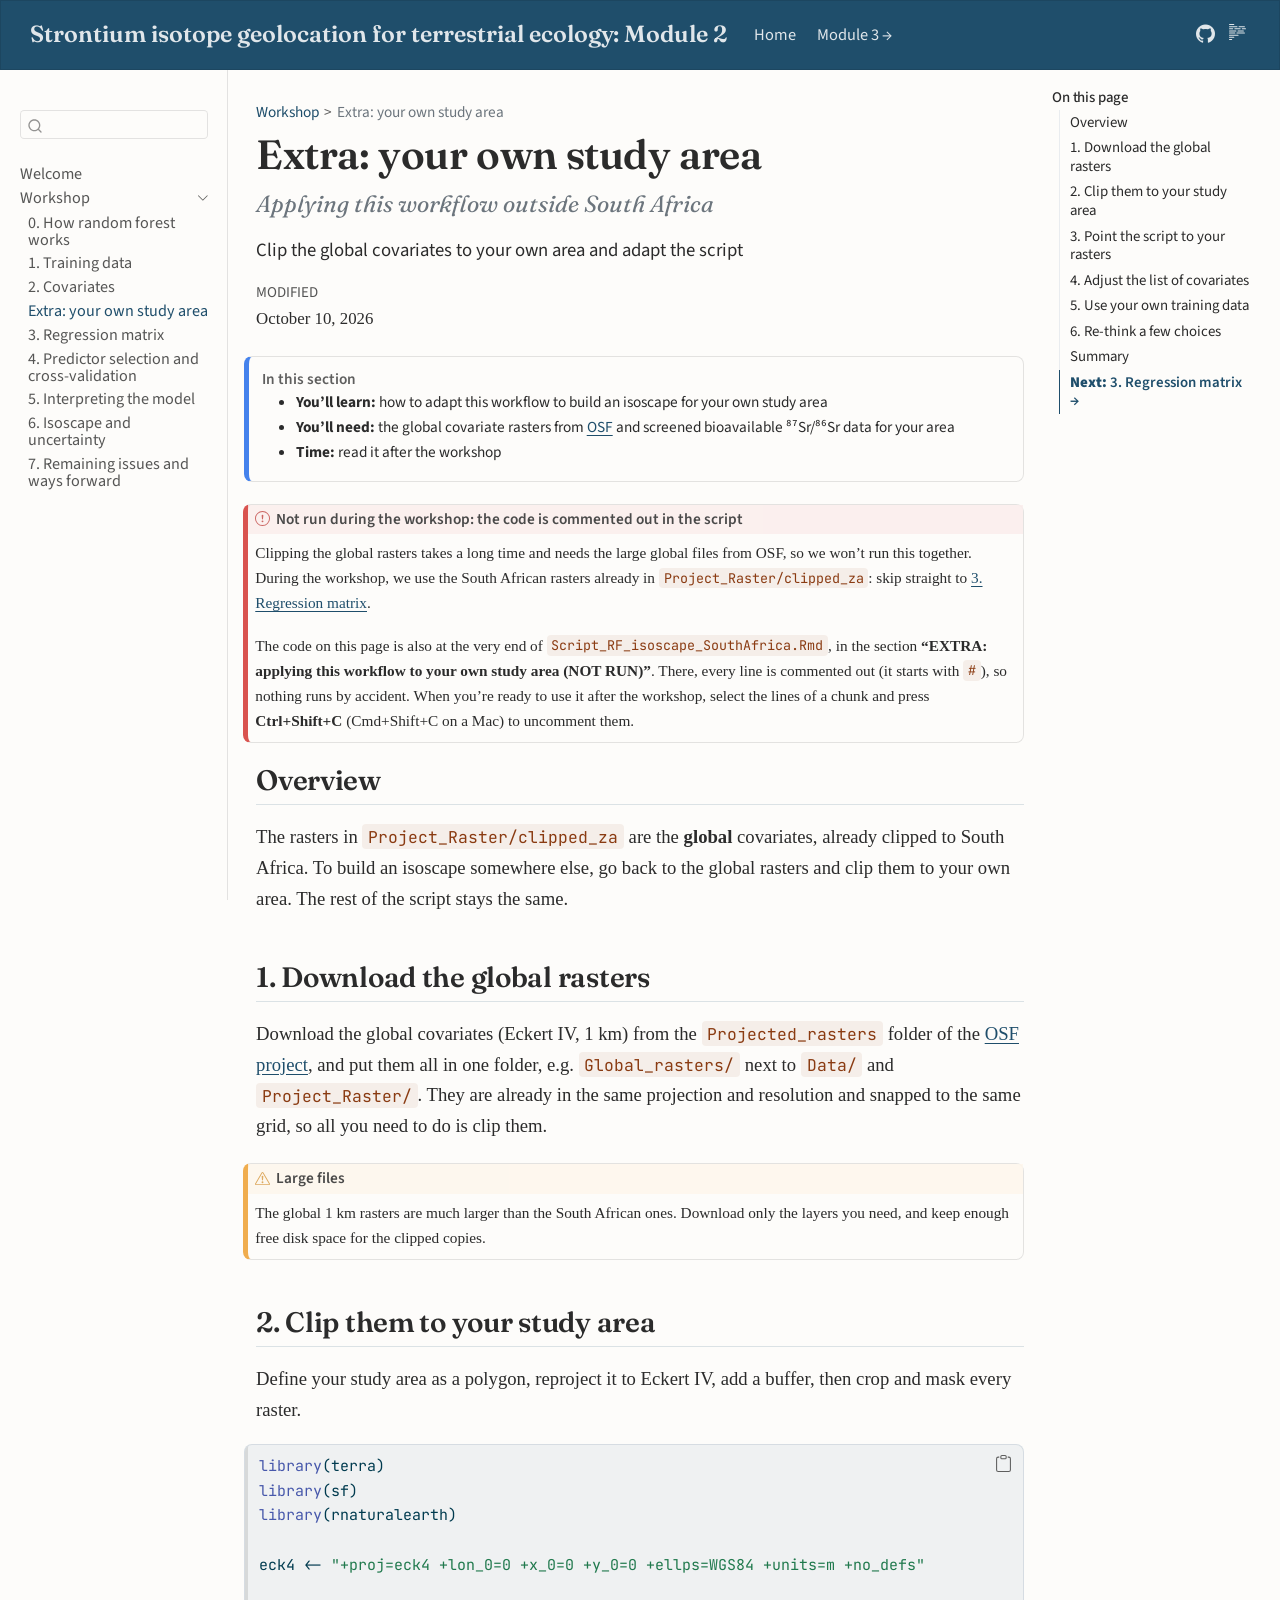
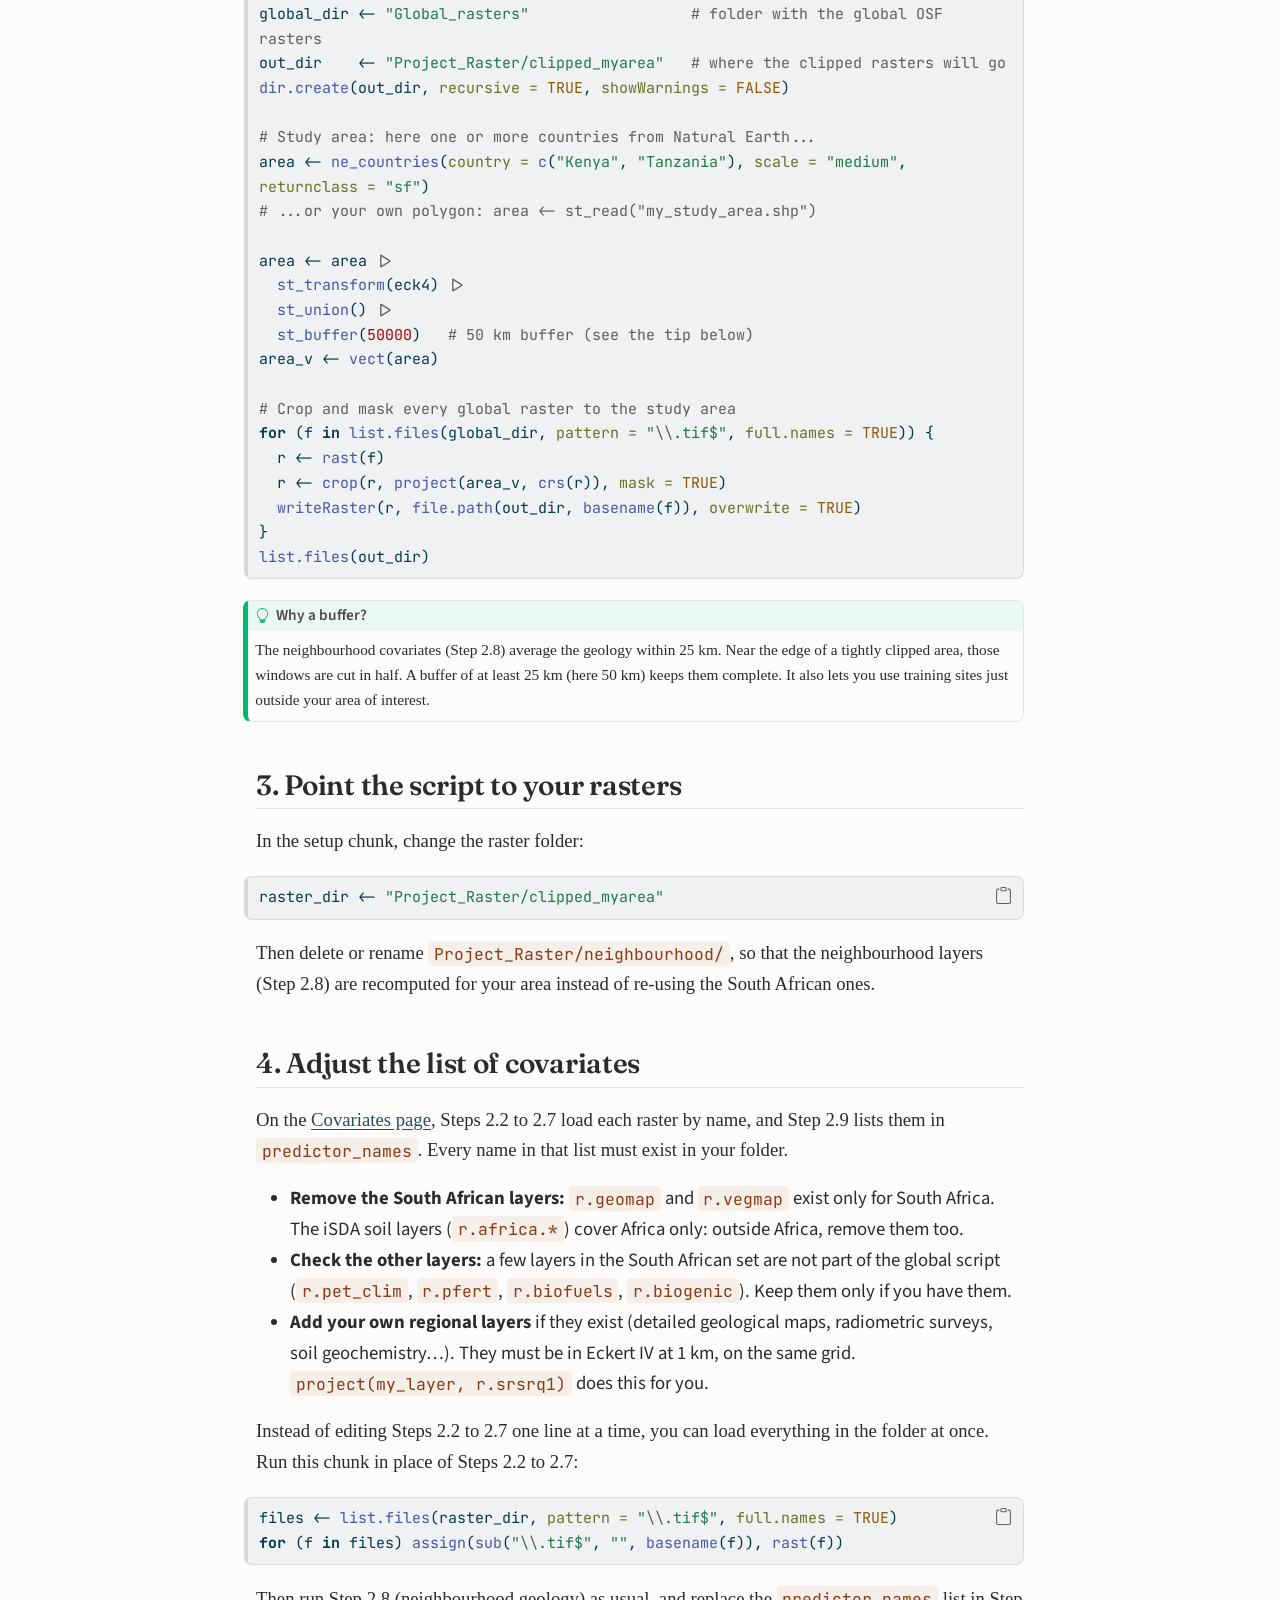
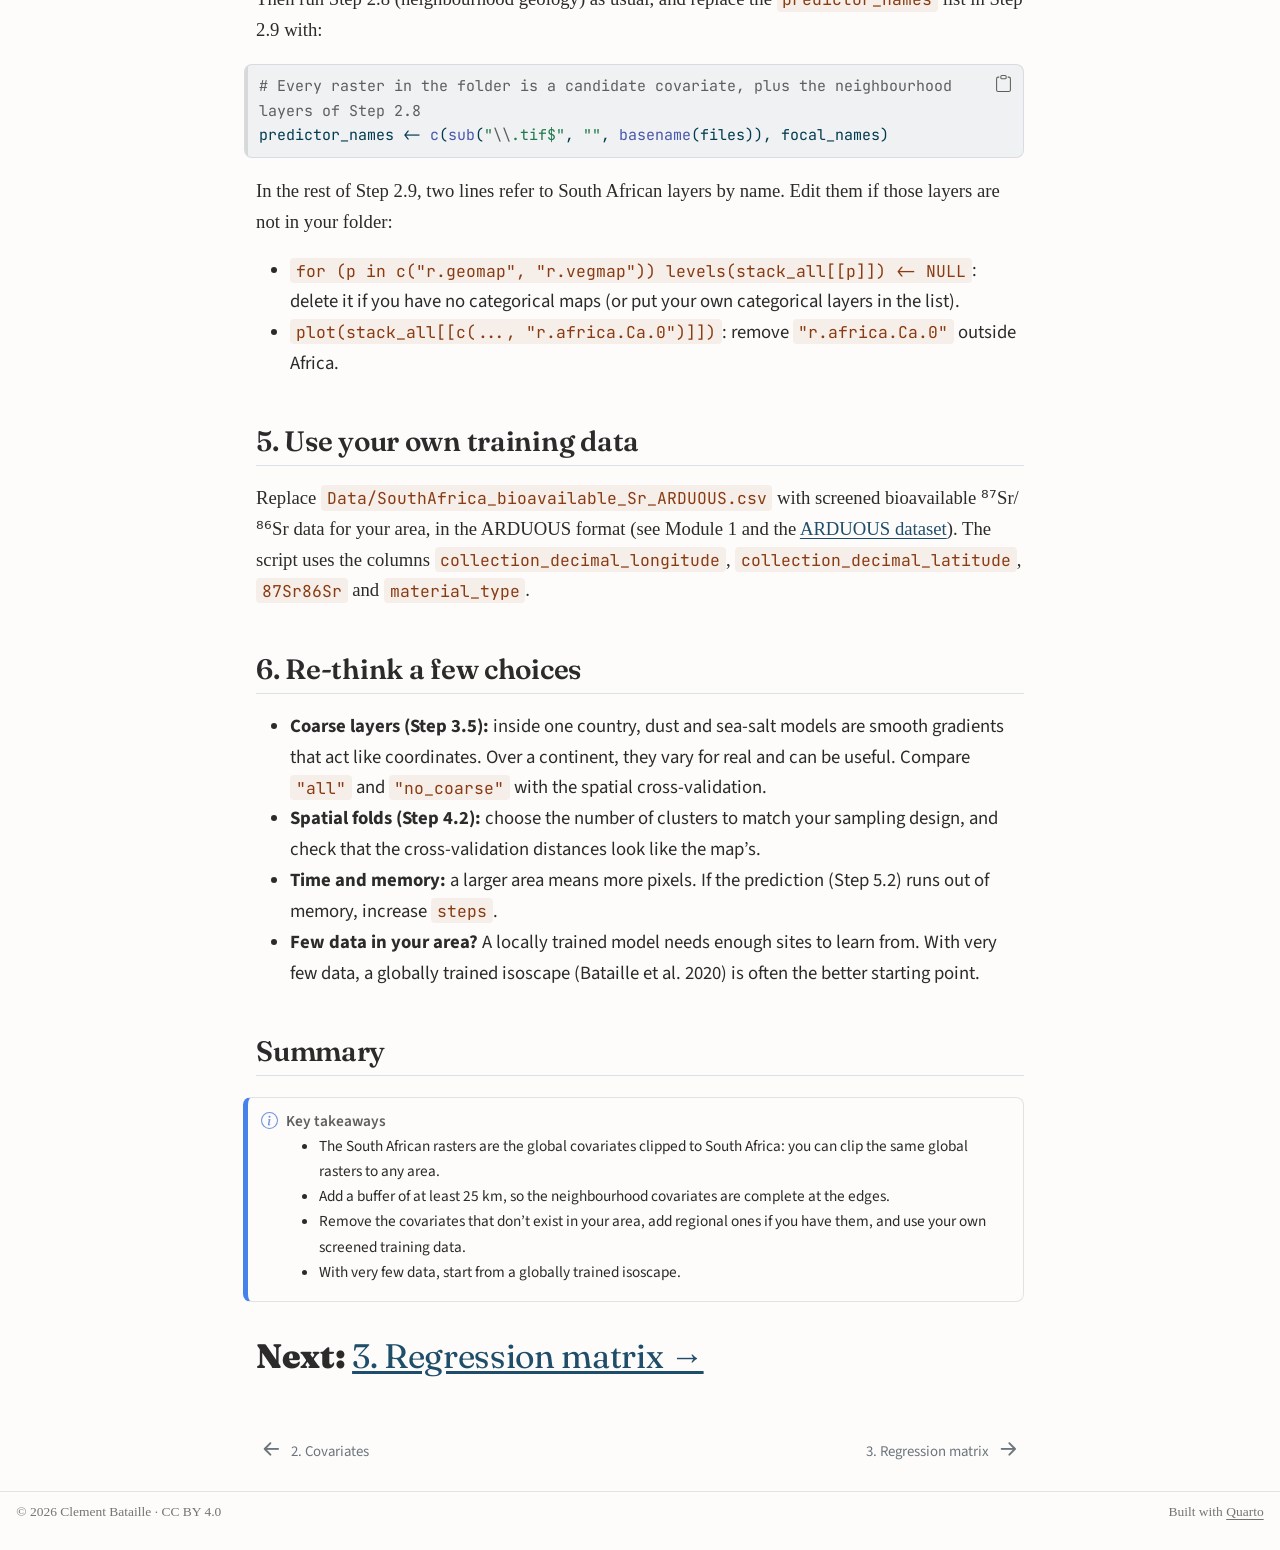
<file: docs/02b-own-study-area.html>
<!DOCTYPE html>
<html xmlns="http://www.w3.org/1999/xhtml" lang="en" xml:lang="en"><head>

<meta charset="utf-8">
<meta name="generator" content="quarto-1.6.42">

<meta name="viewport" content="width=device-width, initial-scale=1.0, user-scalable=yes">

<meta name="description" content="Clip the global covariates to your own area and adapt the script">

<title>Extra: your own study area – Strontium isotope geolocation for terrestrial ecology: Module 2</title>
<style>
code{white-space: pre-wrap;}
span.smallcaps{font-variant: small-caps;}
div.columns{display: flex; gap: min(4vw, 1.5em);}
div.column{flex: auto; overflow-x: auto;}
div.hanging-indent{margin-left: 1.5em; text-indent: -1.5em;}
ul.task-list{list-style: none;}
ul.task-list li input[type="checkbox"] {
  width: 0.8em;
  margin: 0 0.8em 0.2em -1em; /* quarto-specific, see https://github.com/quarto-dev/quarto-cli/issues/4556 */ 
  vertical-align: middle;
}
/* CSS for syntax highlighting */
pre > code.sourceCode { white-space: pre; position: relative; }
pre > code.sourceCode > span { line-height: 1.25; }
pre > code.sourceCode > span:empty { height: 1.2em; }
.sourceCode { overflow: visible; }
code.sourceCode > span { color: inherit; text-decoration: inherit; }
div.sourceCode { margin: 1em 0; }
pre.sourceCode { margin: 0; }
@media screen {
div.sourceCode { overflow: auto; }
}
@media print {
pre > code.sourceCode { white-space: pre-wrap; }
pre > code.sourceCode > span { display: inline-block; text-indent: -5em; padding-left: 5em; }
}
pre.numberSource code
  { counter-reset: source-line 0; }
pre.numberSource code > span
  { position: relative; left: -4em; counter-increment: source-line; }
pre.numberSource code > span > a:first-child::before
  { content: counter(source-line);
    position: relative; left: -1em; text-align: right; vertical-align: baseline;
    border: none; display: inline-block;
    -webkit-touch-callout: none; -webkit-user-select: none;
    -khtml-user-select: none; -moz-user-select: none;
    -ms-user-select: none; user-select: none;
    padding: 0 4px; width: 4em;
  }
pre.numberSource { margin-left: 3em;  padding-left: 4px; }
div.sourceCode
  {   }
@media screen {
pre > code.sourceCode > span > a:first-child::before { text-decoration: underline; }
}
</style>


<script src="site_libs/quarto-nav/quarto-nav.js"></script>
<script src="site_libs/quarto-nav/headroom.min.js"></script>
<script src="site_libs/clipboard/clipboard.min.js"></script>
<script src="site_libs/quarto-search/autocomplete.umd.js"></script>
<script src="site_libs/quarto-search/fuse.min.js"></script>
<script src="site_libs/quarto-search/quarto-search.js"></script>
<meta name="quarto:offset" content="./">
<link href="./03-regression-matrix.html" rel="next">
<link href="./02-covariates.html" rel="prev">
<script src="site_libs/quarto-html/quarto.js"></script>
<script src="site_libs/quarto-html/popper.min.js"></script>
<script src="site_libs/quarto-html/tippy.umd.min.js"></script>
<script src="site_libs/quarto-html/anchor.min.js"></script>
<link href="site_libs/quarto-html/tippy.css" rel="stylesheet">
<link href="site_libs/quarto-html/quarto-syntax-highlighting-b2d9fb69a705f84b18c767c904a7c72d.css" rel="stylesheet" id="quarto-text-highlighting-styles">
<script src="site_libs/bootstrap/bootstrap.min.js"></script>
<link href="site_libs/bootstrap/bootstrap-icons.css" rel="stylesheet">
<link href="site_libs/bootstrap/bootstrap-333addd1bd3a146788b4b69de38e3784.min.css" rel="stylesheet" append-hash="true" id="quarto-bootstrap" data-mode="light">
<script id="quarto-search-options" type="application/json">{
  "location": "sidebar",
  "copy-button": false,
  "collapse-after": 3,
  "panel-placement": "start",
  "type": "textbox",
  "limit": 50,
  "keyboard-shortcut": [
    "f",
    "/",
    "s"
  ],
  "language": {
    "search-no-results-text": "No results",
    "search-matching-documents-text": "matching documents",
    "search-copy-link-title": "Copy link to search",
    "search-hide-matches-text": "Hide additional matches",
    "search-more-match-text": "more match in this document",
    "search-more-matches-text": "more matches in this document",
    "search-clear-button-title": "Clear",
    "search-text-placeholder": "",
    "search-detached-cancel-button-title": "Cancel",
    "search-submit-button-title": "Submit",
    "search-label": "Search"
  }
}</script>
<style>html{ scroll-behavior: smooth; }</style>


</head>

<body class="nav-sidebar docked nav-fixed">

<div id="quarto-search-results"></div>
  <header id="quarto-header" class="headroom fixed-top">
    <nav class="navbar navbar-expand-lg " data-bs-theme="dark">
      <div class="navbar-container container-fluid">
      <div class="navbar-brand-container mx-auto">
    <a class="navbar-brand" href="./index.html">
    <span class="navbar-title">Strontium isotope geolocation for terrestrial ecology: Module 2</span>
    </a>
  </div>
          <button class="navbar-toggler" type="button" data-bs-toggle="collapse" data-bs-target="#navbarCollapse" aria-controls="navbarCollapse" role="menu" aria-expanded="false" aria-label="Toggle navigation" onclick="if (window.quartoToggleHeadroom) { window.quartoToggleHeadroom(); }">
  <span class="navbar-toggler-icon"></span>
</button>
          <div class="collapse navbar-collapse" id="navbarCollapse">
            <ul class="navbar-nav navbar-nav-scroll me-auto">
  <li class="nav-item">
    <a class="nav-link active" href="./index.html" aria-current="page"> 
<span class="menu-text">Home</span></a>
  </li>  
  <li class="nav-item">
    <a class="nav-link" href="https://meganreich.github.io/Isoecol2026_Srworkshop_P3/"> 
<span class="menu-text">Module 3 →</span></a>
  </li>  
</ul>
            <ul class="navbar-nav navbar-nav-scroll ms-auto">
  <li class="nav-item compact">
    <a class="nav-link" href="https://github.com/cbataill/Isoecol2026_Srworkshop_P2"> <i class="bi bi-github" role="img" aria-label="GitHub">
</i> 
<span class="menu-text"></span></a>
  </li>  
</ul>
          </div> <!-- /navcollapse -->
            <div class="quarto-navbar-tools">
  <a href="" class="quarto-reader-toggle quarto-navigation-tool px-1" onclick="window.quartoToggleReader(); return false;" title="Toggle reader mode">
  <div class="quarto-reader-toggle-btn">
  <i class="bi"></i>
  </div>
</a>
</div>
      </div> <!-- /container-fluid -->
    </nav>
  <nav class="quarto-secondary-nav">
    <div class="container-fluid d-flex">
      <button type="button" class="quarto-btn-toggle btn" data-bs-toggle="collapse" role="button" data-bs-target=".quarto-sidebar-collapse-item" aria-controls="quarto-sidebar" aria-expanded="false" aria-label="Toggle sidebar navigation" onclick="if (window.quartoToggleHeadroom) { window.quartoToggleHeadroom(); }">
        <i class="bi bi-layout-text-sidebar-reverse"></i>
      </button>
        <nav class="quarto-page-breadcrumbs" aria-label="breadcrumb"><ol class="breadcrumb"><li class="breadcrumb-item"><a href="./00-random-forest.html">Workshop</a></li><li class="breadcrumb-item"><a href="./02b-own-study-area.html">Extra: your own study area</a></li></ol></nav>
        <a class="flex-grow-1" role="navigation" data-bs-toggle="collapse" data-bs-target=".quarto-sidebar-collapse-item" aria-controls="quarto-sidebar" aria-expanded="false" aria-label="Toggle sidebar navigation" onclick="if (window.quartoToggleHeadroom) { window.quartoToggleHeadroom(); }">      
        </a>
      <button type="button" class="btn quarto-search-button" aria-label="Search" onclick="window.quartoOpenSearch();">
        <i class="bi bi-search"></i>
      </button>
    </div>
  </nav>
</header>
<!-- content -->
<div id="quarto-content" class="quarto-container page-columns page-rows-contents page-layout-article page-navbar">
<!-- sidebar -->
  <nav id="quarto-sidebar" class="sidebar collapse collapse-horizontal quarto-sidebar-collapse-item sidebar-navigation docked overflow-auto">
        <div class="mt-2 flex-shrink-0 align-items-center">
        <div class="sidebar-search">
        <div id="quarto-search" class="" title="Search"></div>
        </div>
        </div>
    <div class="sidebar-menu-container"> 
    <ul class="list-unstyled mt-1">
        <li class="sidebar-item">
  <div class="sidebar-item-container"> 
  <a href="./index.html" class="sidebar-item-text sidebar-link">
 <span class="menu-text">Welcome</span></a>
  </div>
</li>
        <li class="sidebar-item sidebar-item-section">
      <div class="sidebar-item-container"> 
            <a class="sidebar-item-text sidebar-link text-start" data-bs-toggle="collapse" data-bs-target="#quarto-sidebar-section-1" role="navigation" aria-expanded="true">
 <span class="menu-text">Workshop</span></a>
          <a class="sidebar-item-toggle text-start" data-bs-toggle="collapse" data-bs-target="#quarto-sidebar-section-1" role="navigation" aria-expanded="true" aria-label="Toggle section">
            <i class="bi bi-chevron-right ms-2"></i>
          </a> 
      </div>
      <ul id="quarto-sidebar-section-1" class="collapse list-unstyled sidebar-section depth1 show">  
          <li class="sidebar-item">
  <div class="sidebar-item-container"> 
  <a href="./00-random-forest.html" class="sidebar-item-text sidebar-link">
 <span class="menu-text">0. How random forest works</span></a>
  </div>
</li>
          <li class="sidebar-item">
  <div class="sidebar-item-container"> 
  <a href="./01-training-data.html" class="sidebar-item-text sidebar-link">
 <span class="menu-text">1. Training data</span></a>
  </div>
</li>
          <li class="sidebar-item">
  <div class="sidebar-item-container"> 
  <a href="./02-covariates.html" class="sidebar-item-text sidebar-link">
 <span class="menu-text">2. Covariates</span></a>
  </div>
</li>
          <li class="sidebar-item">
  <div class="sidebar-item-container"> 
  <a href="./02b-own-study-area.html" class="sidebar-item-text sidebar-link active">
 <span class="menu-text">Extra: your own study area</span></a>
  </div>
</li>
          <li class="sidebar-item">
  <div class="sidebar-item-container"> 
  <a href="./03-regression-matrix.html" class="sidebar-item-text sidebar-link">
 <span class="menu-text">3. Regression matrix</span></a>
  </div>
</li>
          <li class="sidebar-item">
  <div class="sidebar-item-container"> 
  <a href="./04-cross-validation.html" class="sidebar-item-text sidebar-link">
 <span class="menu-text">4. Predictor selection and cross-validation</span></a>
  </div>
</li>
          <li class="sidebar-item">
  <div class="sidebar-item-container"> 
  <a href="./05-interpretation.html" class="sidebar-item-text sidebar-link">
 <span class="menu-text">5. Interpreting the model</span></a>
  </div>
</li>
          <li class="sidebar-item">
  <div class="sidebar-item-container"> 
  <a href="./06-isoscape.html" class="sidebar-item-text sidebar-link">
 <span class="menu-text">6. Isoscape and uncertainty</span></a>
  </div>
</li>
          <li class="sidebar-item">
  <div class="sidebar-item-container"> 
  <a href="./07-remaining-issues.html" class="sidebar-item-text sidebar-link">
 <span class="menu-text">7. Remaining issues and ways forward</span></a>
  </div>
</li>
      </ul>
  </li>
    </ul>
    </div>
</nav>
<div id="quarto-sidebar-glass" class="quarto-sidebar-collapse-item" data-bs-toggle="collapse" data-bs-target=".quarto-sidebar-collapse-item"></div>
<!-- margin-sidebar -->
    <div id="quarto-margin-sidebar" class="sidebar margin-sidebar">
        <nav id="TOC" role="doc-toc" class="toc-active">
    <h2 id="toc-title">On this page</h2>
   
  <ul>
  <li><a href="#overview" id="toc-overview" class="nav-link active" data-scroll-target="#overview">Overview</a></li>
  <li><a href="#download-the-global-rasters" id="toc-download-the-global-rasters" class="nav-link" data-scroll-target="#download-the-global-rasters">1. Download the global rasters</a></li>
  <li><a href="#clip-them-to-your-study-area" id="toc-clip-them-to-your-study-area" class="nav-link" data-scroll-target="#clip-them-to-your-study-area">2. Clip them to your study area</a></li>
  <li><a href="#point-the-script-to-your-rasters" id="toc-point-the-script-to-your-rasters" class="nav-link" data-scroll-target="#point-the-script-to-your-rasters">3. Point the script to your rasters</a></li>
  <li><a href="#adjust-the-list-of-covariates" id="toc-adjust-the-list-of-covariates" class="nav-link" data-scroll-target="#adjust-the-list-of-covariates">4. Adjust the list of covariates</a></li>
  <li><a href="#use-your-own-training-data" id="toc-use-your-own-training-data" class="nav-link" data-scroll-target="#use-your-own-training-data">5. Use your own training data</a></li>
  <li><a href="#re-think-a-few-choices" id="toc-re-think-a-few-choices" class="nav-link" data-scroll-target="#re-think-a-few-choices">6. Re-think a few choices</a></li>
  <li><a href="#summary" id="toc-summary" class="nav-link" data-scroll-target="#summary">Summary</a></li>
  <li><a href="#next-3.-regression-matrix" id="toc-next-3.-regression-matrix" class="nav-link" data-scroll-target="#next-3.-regression-matrix"><strong>Next:</strong> 3. Regression matrix →</a></li>
  </ul>
</nav>
    </div>
<!-- main -->
<main class="content" id="quarto-document-content">

<header id="title-block-header" class="quarto-title-block default"><nav class="quarto-page-breadcrumbs quarto-title-breadcrumbs d-none d-lg-block" aria-label="breadcrumb"><ol class="breadcrumb"><li class="breadcrumb-item"><a href="./00-random-forest.html">Workshop</a></li><li class="breadcrumb-item"><a href="./02b-own-study-area.html">Extra: your own study area</a></li></ol></nav>
<div class="quarto-title">
<h1 class="title">Extra: your own study area</h1>
<p class="subtitle lead">Applying this workflow outside South Africa</p>
</div>

<div>
  <div class="description">
    Clip the global covariates to your own area and adapt the script
  </div>
</div>


<div class="quarto-title-meta">

    
  
    <div>
    <div class="quarto-title-meta-heading">Modified</div>
    <div class="quarto-title-meta-contents">
      <p class="date-modified">October 10, 2026</p>
    </div>
  </div>
    
  </div>
  


</header>


<div class="callout callout-style-simple callout-note no-icon callout-titled">
<div class="callout-header d-flex align-content-center">
<div class="callout-icon-container">
<i class="callout-icon no-icon"></i>
</div>
<div class="callout-title-container flex-fill">
In this section
</div>
</div>
<div class="callout-body-container callout-body">
<ul>
<li><strong>You’ll learn:</strong> how to adapt this workflow to build an isoscape for your own study area</li>
<li><strong>You’ll need:</strong> the global covariate rasters from <a href="https://osf.io/a2r7g/">OSF</a> and screened bioavailable ⁸⁷Sr/⁸⁶Sr data for your area</li>
<li><strong>Time:</strong> read it after the workshop</li>
</ul>
</div>
</div>
<div class="callout callout-style-default callout-important callout-titled">
<div class="callout-header d-flex align-content-center">
<div class="callout-icon-container">
<i class="callout-icon"></i>
</div>
<div class="callout-title-container flex-fill">
Not run during the workshop: the code is commented out in the script
</div>
</div>
<div class="callout-body-container callout-body">
<p>Clipping the global rasters takes a long time and needs the large global files from OSF, so we won’t run this together. During the workshop, we use the South African rasters already in <code>Project_Raster/clipped_za</code>: skip straight to <a href="./03-regression-matrix.html">3. Regression matrix</a>.</p>
<p>The code on this page is also at the very end of <code>Script_RF_isoscape_SouthAfrica.Rmd</code>, in the section <strong>“EXTRA: applying this workflow to your own study area (NOT RUN)”</strong>. There, every line is commented out (it starts with <code>#</code>), so nothing runs by accident. When you’re ready to use it after the workshop, select the lines of a chunk and press <strong>Ctrl+Shift+C</strong> (Cmd+Shift+C on a Mac) to uncomment them.</p>
</div>
</div>
<section id="overview" class="level2">
<h2 class="anchored" data-anchor-id="overview">Overview</h2>
<p>The rasters in <code>Project_Raster/clipped_za</code> are the <strong>global</strong> covariates, already clipped to South Africa. To build an isoscape somewhere else, go back to the global rasters and clip them to your own area. The rest of the script stays the same.</p>
</section>
<section id="download-the-global-rasters" class="level2">
<h2 class="anchored" data-anchor-id="download-the-global-rasters">1. Download the global rasters</h2>
<p>Download the global covariates (Eckert IV, 1 km) from the <code>Projected_rasters</code> folder of the <a href="https://osf.io/a2r7g/">OSF project</a>, and put them all in one folder, e.g.&nbsp;<code>Global_rasters/</code> next to <code>Data/</code> and <code>Project_Raster/</code>. They are already in the same projection and resolution and snapped to the same grid, so all you need to do is clip them.</p>
<div class="callout callout-style-default callout-warning callout-titled">
<div class="callout-header d-flex align-content-center">
<div class="callout-icon-container">
<i class="callout-icon"></i>
</div>
<div class="callout-title-container flex-fill">
Large files
</div>
</div>
<div class="callout-body-container callout-body">
<p>The global 1 km rasters are much larger than the South African ones. Download only the layers you need, and keep enough free disk space for the clipped copies.</p>
</div>
</div>
</section>
<section id="clip-them-to-your-study-area" class="level2">
<h2 class="anchored" data-anchor-id="clip-them-to-your-study-area">2. Clip them to your study area</h2>
<p>Define your study area as a polygon, reproject it to Eckert IV, add a buffer, then crop and mask every raster.</p>
<div class="cell">
<div class="sourceCode cell-code" id="cb1"><pre class="sourceCode r code-with-copy"><code class="sourceCode r"><span id="cb1-1"><a href="#cb1-1" aria-hidden="true" tabindex="-1"></a><span class="fu">library</span>(terra)</span>
<span id="cb1-2"><a href="#cb1-2" aria-hidden="true" tabindex="-1"></a><span class="fu">library</span>(sf)</span>
<span id="cb1-3"><a href="#cb1-3" aria-hidden="true" tabindex="-1"></a><span class="fu">library</span>(rnaturalearth)</span>
<span id="cb1-4"><a href="#cb1-4" aria-hidden="true" tabindex="-1"></a></span>
<span id="cb1-5"><a href="#cb1-5" aria-hidden="true" tabindex="-1"></a>eck4 <span class="ot">&lt;-</span> <span class="st">"+proj=eck4 +lon_0=0 +x_0=0 +y_0=0 +ellps=WGS84 +units=m +no_defs"</span></span>
<span id="cb1-6"><a href="#cb1-6" aria-hidden="true" tabindex="-1"></a></span>
<span id="cb1-7"><a href="#cb1-7" aria-hidden="true" tabindex="-1"></a>global_dir <span class="ot">&lt;-</span> <span class="st">"Global_rasters"</span>                  <span class="co"># folder with the global OSF rasters</span></span>
<span id="cb1-8"><a href="#cb1-8" aria-hidden="true" tabindex="-1"></a>out_dir    <span class="ot">&lt;-</span> <span class="st">"Project_Raster/clipped_myarea"</span>   <span class="co"># where the clipped rasters will go</span></span>
<span id="cb1-9"><a href="#cb1-9" aria-hidden="true" tabindex="-1"></a><span class="fu">dir.create</span>(out_dir, <span class="at">recursive =</span> <span class="cn">TRUE</span>, <span class="at">showWarnings =</span> <span class="cn">FALSE</span>)</span>
<span id="cb1-10"><a href="#cb1-10" aria-hidden="true" tabindex="-1"></a></span>
<span id="cb1-11"><a href="#cb1-11" aria-hidden="true" tabindex="-1"></a><span class="co"># Study area: here one or more countries from Natural Earth...</span></span>
<span id="cb1-12"><a href="#cb1-12" aria-hidden="true" tabindex="-1"></a>area <span class="ot">&lt;-</span> <span class="fu">ne_countries</span>(<span class="at">country =</span> <span class="fu">c</span>(<span class="st">"Kenya"</span>, <span class="st">"Tanzania"</span>), <span class="at">scale =</span> <span class="st">"medium"</span>, <span class="at">returnclass =</span> <span class="st">"sf"</span>)</span>
<span id="cb1-13"><a href="#cb1-13" aria-hidden="true" tabindex="-1"></a><span class="co"># ...or your own polygon: area &lt;- st_read("my_study_area.shp")</span></span>
<span id="cb1-14"><a href="#cb1-14" aria-hidden="true" tabindex="-1"></a></span>
<span id="cb1-15"><a href="#cb1-15" aria-hidden="true" tabindex="-1"></a>area <span class="ot">&lt;-</span> area <span class="sc">|&gt;</span></span>
<span id="cb1-16"><a href="#cb1-16" aria-hidden="true" tabindex="-1"></a>  <span class="fu">st_transform</span>(eck4) <span class="sc">|&gt;</span></span>
<span id="cb1-17"><a href="#cb1-17" aria-hidden="true" tabindex="-1"></a>  <span class="fu">st_union</span>() <span class="sc">|&gt;</span></span>
<span id="cb1-18"><a href="#cb1-18" aria-hidden="true" tabindex="-1"></a>  <span class="fu">st_buffer</span>(<span class="dv">50000</span>)   <span class="co"># 50 km buffer (see the tip below)</span></span>
<span id="cb1-19"><a href="#cb1-19" aria-hidden="true" tabindex="-1"></a>area_v <span class="ot">&lt;-</span> <span class="fu">vect</span>(area)</span>
<span id="cb1-20"><a href="#cb1-20" aria-hidden="true" tabindex="-1"></a></span>
<span id="cb1-21"><a href="#cb1-21" aria-hidden="true" tabindex="-1"></a><span class="co"># Crop and mask every global raster to the study area</span></span>
<span id="cb1-22"><a href="#cb1-22" aria-hidden="true" tabindex="-1"></a><span class="cf">for</span> (f <span class="cf">in</span> <span class="fu">list.files</span>(global_dir, <span class="at">pattern =</span> <span class="st">"</span><span class="sc">\\</span><span class="st">.tif$"</span>, <span class="at">full.names =</span> <span class="cn">TRUE</span>)) {</span>
<span id="cb1-23"><a href="#cb1-23" aria-hidden="true" tabindex="-1"></a>  r <span class="ot">&lt;-</span> <span class="fu">rast</span>(f)</span>
<span id="cb1-24"><a href="#cb1-24" aria-hidden="true" tabindex="-1"></a>  r <span class="ot">&lt;-</span> <span class="fu">crop</span>(r, <span class="fu">project</span>(area_v, <span class="fu">crs</span>(r)), <span class="at">mask =</span> <span class="cn">TRUE</span>)</span>
<span id="cb1-25"><a href="#cb1-25" aria-hidden="true" tabindex="-1"></a>  <span class="fu">writeRaster</span>(r, <span class="fu">file.path</span>(out_dir, <span class="fu">basename</span>(f)), <span class="at">overwrite =</span> <span class="cn">TRUE</span>)</span>
<span id="cb1-26"><a href="#cb1-26" aria-hidden="true" tabindex="-1"></a>}</span>
<span id="cb1-27"><a href="#cb1-27" aria-hidden="true" tabindex="-1"></a><span class="fu">list.files</span>(out_dir)</span></code><button title="Copy to Clipboard" class="code-copy-button"><i class="bi"></i></button></pre></div>
</div>
<div class="callout callout-style-default callout-tip callout-titled">
<div class="callout-header d-flex align-content-center">
<div class="callout-icon-container">
<i class="callout-icon"></i>
</div>
<div class="callout-title-container flex-fill">
Why a buffer?
</div>
</div>
<div class="callout-body-container callout-body">
<p>The neighbourhood covariates (Step 2.8) average the geology within 25 km. Near the edge of a tightly clipped area, those windows are cut in half. A buffer of at least 25 km (here 50 km) keeps them complete. It also lets you use training sites just outside your area of interest.</p>
</div>
</div>
</section>
<section id="point-the-script-to-your-rasters" class="level2">
<h2 class="anchored" data-anchor-id="point-the-script-to-your-rasters">3. Point the script to your rasters</h2>
<p>In the setup chunk, change the raster folder:</p>
<div class="cell">
<div class="sourceCode cell-code" id="cb2"><pre class="sourceCode r code-with-copy"><code class="sourceCode r"><span id="cb2-1"><a href="#cb2-1" aria-hidden="true" tabindex="-1"></a>raster_dir <span class="ot">&lt;-</span> <span class="st">"Project_Raster/clipped_myarea"</span></span></code><button title="Copy to Clipboard" class="code-copy-button"><i class="bi"></i></button></pre></div>
</div>
<p>Then delete or rename <code>Project_Raster/neighbourhood/</code>, so that the neighbourhood layers (Step 2.8) are recomputed for your area instead of re-using the South African ones.</p>
</section>
<section id="adjust-the-list-of-covariates" class="level2">
<h2 class="anchored" data-anchor-id="adjust-the-list-of-covariates">4. Adjust the list of covariates</h2>
<p>On the <a href="./02-covariates.html">Covariates page</a>, Steps 2.2 to 2.7 load each raster by name, and Step 2.9 lists them in <code>predictor_names</code>. Every name in that list must exist in your folder.</p>
<ul>
<li><strong>Remove the South African layers:</strong> <code>r.geomap</code> and <code>r.vegmap</code> exist only for South Africa. The iSDA soil layers (<code>r.africa.*</code>) cover Africa only: outside Africa, remove them too.</li>
<li><strong>Check the other layers:</strong> a few layers in the South African set are not part of the global script (<code>r.pet_clim</code>, <code>r.pfert</code>, <code>r.biofuels</code>, <code>r.biogenic</code>). Keep them only if you have them.</li>
<li><strong>Add your own regional layers</strong> if they exist (detailed geological maps, radiometric surveys, soil geochemistry…). They must be in Eckert IV at 1 km, on the same grid. <code>project(my_layer, r.srsrq1)</code> does this for you.</li>
</ul>
<p>Instead of editing Steps 2.2 to 2.7 one line at a time, you can load everything in the folder at once. Run this chunk in place of Steps 2.2 to 2.7:</p>
<div class="cell">
<div class="sourceCode cell-code" id="cb3"><pre class="sourceCode r code-with-copy"><code class="sourceCode r"><span id="cb3-1"><a href="#cb3-1" aria-hidden="true" tabindex="-1"></a>files <span class="ot">&lt;-</span> <span class="fu">list.files</span>(raster_dir, <span class="at">pattern =</span> <span class="st">"</span><span class="sc">\\</span><span class="st">.tif$"</span>, <span class="at">full.names =</span> <span class="cn">TRUE</span>)</span>
<span id="cb3-2"><a href="#cb3-2" aria-hidden="true" tabindex="-1"></a><span class="cf">for</span> (f <span class="cf">in</span> files) <span class="fu">assign</span>(<span class="fu">sub</span>(<span class="st">"</span><span class="sc">\\</span><span class="st">.tif$"</span>, <span class="st">""</span>, <span class="fu">basename</span>(f)), <span class="fu">rast</span>(f))</span></code><button title="Copy to Clipboard" class="code-copy-button"><i class="bi"></i></button></pre></div>
</div>
<p>Then run Step 2.8 (neighbourhood geology) as usual, and replace the <code>predictor_names</code> list in Step 2.9 with:</p>
<div class="cell">
<div class="sourceCode cell-code" id="cb4"><pre class="sourceCode r code-with-copy"><code class="sourceCode r"><span id="cb4-1"><a href="#cb4-1" aria-hidden="true" tabindex="-1"></a><span class="co"># Every raster in the folder is a candidate covariate, plus the neighbourhood layers of Step 2.8</span></span>
<span id="cb4-2"><a href="#cb4-2" aria-hidden="true" tabindex="-1"></a>predictor_names <span class="ot">&lt;-</span> <span class="fu">c</span>(<span class="fu">sub</span>(<span class="st">"</span><span class="sc">\\</span><span class="st">.tif$"</span>, <span class="st">""</span>, <span class="fu">basename</span>(files)), focal_names)</span></code><button title="Copy to Clipboard" class="code-copy-button"><i class="bi"></i></button></pre></div>
</div>
<p>In the rest of Step 2.9, two lines refer to South African layers by name. Edit them if those layers are not in your folder:</p>
<ul>
<li><code>for (p in c("r.geomap", "r.vegmap")) levels(stack_all[[p]]) &lt;- NULL</code>: delete it if you have no categorical maps (or put your own categorical layers in the list).</li>
<li><code>plot(stack_all[[c(..., "r.africa.Ca.0")]])</code>: remove <code>"r.africa.Ca.0"</code> outside Africa.</li>
</ul>
</section>
<section id="use-your-own-training-data" class="level2">
<h2 class="anchored" data-anchor-id="use-your-own-training-data">5. Use your own training data</h2>
<p>Replace <code>Data/SouthAfrica_bioavailable_Sr_ARDUOUS.csv</code> with screened bioavailable ⁸⁷Sr/⁸⁶Sr data for your area, in the ARDUOUS format (see Module 1 and the <a href="https://doi.isoarch.org/10.48530/isoarch.2024.002">ARDUOUS dataset</a>). The script uses the columns <code>collection_decimal_longitude</code>, <code>collection_decimal_latitude</code>, <code>87Sr86Sr</code> and <code>material_type</code>.</p>
</section>
<section id="re-think-a-few-choices" class="level2">
<h2 class="anchored" data-anchor-id="re-think-a-few-choices">6. Re-think a few choices</h2>
<ul>
<li><strong>Coarse layers (Step 3.5):</strong> inside one country, dust and sea-salt models are smooth gradients that act like coordinates. Over a continent, they vary for real and can be useful. Compare <code>"all"</code> and <code>"no_coarse"</code> with the spatial cross-validation.</li>
<li><strong>Spatial folds (Step 4.2):</strong> choose the number of clusters to match your sampling design, and check that the cross-validation distances look like the map’s.</li>
<li><strong>Time and memory:</strong> a larger area means more pixels. If the prediction (Step 5.2) runs out of memory, increase <code>steps</code>.</li>
<li><strong>Few data in your area?</strong> A locally trained model needs enough sites to learn from. With very few data, a globally trained isoscape (Bataille et al.&nbsp;2020) is often the better starting point.</li>
</ul>
</section>
<section id="summary" class="level2">
<h2 class="anchored" data-anchor-id="summary">Summary</h2>
<div class="callout callout-style-simple callout-note callout-titled">
<div class="callout-header d-flex align-content-center">
<div class="callout-icon-container">
<i class="callout-icon"></i>
</div>
<div class="callout-title-container flex-fill">
Key takeaways
</div>
</div>
<div class="callout-body-container callout-body">
<ul>
<li>The South African rasters are the global covariates clipped to South Africa: you can clip the same global rasters to any area.</li>
<li>Add a buffer of at least 25 km, so the neighbourhood covariates are complete at the edges.</li>
<li>Remove the covariates that don’t exist in your area, add regional ones if you have them, and use your own screened training data.</li>
<li>With very few data, start from a globally trained isoscape.</li>
</ul>
</div>
</div>
</section>
<section id="next-3.-regression-matrix" class="level1">
<h1><strong>Next:</strong> <a href="./03-regression-matrix.html">3. Regression matrix →</a></h1>


</section>

<a onclick="window.scrollTo(0, 0); return false;" role="button" id="quarto-back-to-top"><i class="bi bi-arrow-up"></i> Back to top</a></main> <!-- /main -->
<script id="quarto-html-after-body" type="application/javascript">
window.document.addEventListener("DOMContentLoaded", function (event) {
  const toggleBodyColorMode = (bsSheetEl) => {
    const mode = bsSheetEl.getAttribute("data-mode");
    const bodyEl = window.document.querySelector("body");
    if (mode === "dark") {
      bodyEl.classList.add("quarto-dark");
      bodyEl.classList.remove("quarto-light");
    } else {
      bodyEl.classList.add("quarto-light");
      bodyEl.classList.remove("quarto-dark");
    }
  }
  const toggleBodyColorPrimary = () => {
    const bsSheetEl = window.document.querySelector("link#quarto-bootstrap");
    if (bsSheetEl) {
      toggleBodyColorMode(bsSheetEl);
    }
  }
  toggleBodyColorPrimary();  
  const icon = "";
  const anchorJS = new window.AnchorJS();
  anchorJS.options = {
    placement: 'right',
    icon: icon
  };
  anchorJS.add('.anchored');
  const isCodeAnnotation = (el) => {
    for (const clz of el.classList) {
      if (clz.startsWith('code-annotation-')) {                     
        return true;
      }
    }
    return false;
  }
  const onCopySuccess = function(e) {
    // button target
    const button = e.trigger;
    // don't keep focus
    button.blur();
    // flash "checked"
    button.classList.add('code-copy-button-checked');
    var currentTitle = button.getAttribute("title");
    button.setAttribute("title", "Copied!");
    let tooltip;
    if (window.bootstrap) {
      button.setAttribute("data-bs-toggle", "tooltip");
      button.setAttribute("data-bs-placement", "left");
      button.setAttribute("data-bs-title", "Copied!");
      tooltip = new bootstrap.Tooltip(button, 
        { trigger: "manual", 
          customClass: "code-copy-button-tooltip",
          offset: [0, -8]});
      tooltip.show();    
    }
    setTimeout(function() {
      if (tooltip) {
        tooltip.hide();
        button.removeAttribute("data-bs-title");
        button.removeAttribute("data-bs-toggle");
        button.removeAttribute("data-bs-placement");
      }
      button.setAttribute("title", currentTitle);
      button.classList.remove('code-copy-button-checked');
    }, 1000);
    // clear code selection
    e.clearSelection();
  }
  const getTextToCopy = function(trigger) {
      const codeEl = trigger.previousElementSibling.cloneNode(true);
      for (const childEl of codeEl.children) {
        if (isCodeAnnotation(childEl)) {
          childEl.remove();
        }
      }
      return codeEl.innerText;
  }
  const clipboard = new window.ClipboardJS('.code-copy-button:not([data-in-quarto-modal])', {
    text: getTextToCopy
  });
  clipboard.on('success', onCopySuccess);
  if (window.document.getElementById('quarto-embedded-source-code-modal')) {
    const clipboardModal = new window.ClipboardJS('.code-copy-button[data-in-quarto-modal]', {
      text: getTextToCopy,
      container: window.document.getElementById('quarto-embedded-source-code-modal')
    });
    clipboardModal.on('success', onCopySuccess);
  }
    var localhostRegex = new RegExp(/^(?:http|https):\/\/localhost\:?[0-9]*\//);
    var mailtoRegex = new RegExp(/^mailto:/);
      var filterRegex = new RegExp("https:\/\/cbataill\.github\.io\/Isoecol2026_Srworkshop_P2");
    var isInternal = (href) => {
        return filterRegex.test(href) || localhostRegex.test(href) || mailtoRegex.test(href);
    }
    // Inspect non-navigation links and adorn them if external
 	var links = window.document.querySelectorAll('a[href]:not(.nav-link):not(.navbar-brand):not(.toc-action):not(.sidebar-link):not(.sidebar-item-toggle):not(.pagination-link):not(.no-external):not([aria-hidden]):not(.dropdown-item):not(.quarto-navigation-tool):not(.about-link)');
    for (var i=0; i<links.length; i++) {
      const link = links[i];
      if (!isInternal(link.href)) {
        // undo the damage that might have been done by quarto-nav.js in the case of
        // links that we want to consider external
        if (link.dataset.originalHref !== undefined) {
          link.href = link.dataset.originalHref;
        }
      }
    }
  function tippyHover(el, contentFn, onTriggerFn, onUntriggerFn) {
    const config = {
      allowHTML: true,
      maxWidth: 500,
      delay: 100,
      arrow: false,
      appendTo: function(el) {
          return el.parentElement;
      },
      interactive: true,
      interactiveBorder: 10,
      theme: 'quarto',
      placement: 'bottom-start',
    };
    if (contentFn) {
      config.content = contentFn;
    }
    if (onTriggerFn) {
      config.onTrigger = onTriggerFn;
    }
    if (onUntriggerFn) {
      config.onUntrigger = onUntriggerFn;
    }
    window.tippy(el, config); 
  }
  const noterefs = window.document.querySelectorAll('a[role="doc-noteref"]');
  for (var i=0; i<noterefs.length; i++) {
    const ref = noterefs[i];
    tippyHover(ref, function() {
      // use id or data attribute instead here
      let href = ref.getAttribute('data-footnote-href') || ref.getAttribute('href');
      try { href = new URL(href).hash; } catch {}
      const id = href.replace(/^#\/?/, "");
      const note = window.document.getElementById(id);
      if (note) {
        return note.innerHTML;
      } else {
        return "";
      }
    });
  }
  const xrefs = window.document.querySelectorAll('a.quarto-xref');
  const processXRef = (id, note) => {
    // Strip column container classes
    const stripColumnClz = (el) => {
      el.classList.remove("page-full", "page-columns");
      if (el.children) {
        for (const child of el.children) {
          stripColumnClz(child);
        }
      }
    }
    stripColumnClz(note)
    if (id === null || id.startsWith('sec-')) {
      // Special case sections, only their first couple elements
      const container = document.createElement("div");
      if (note.children && note.children.length > 2) {
        container.appendChild(note.children[0].cloneNode(true));
        for (let i = 1; i < note.children.length; i++) {
          const child = note.children[i];
          if (child.tagName === "P" && child.innerText === "") {
            continue;
          } else {
            container.appendChild(child.cloneNode(true));
            break;
          }
        }
        if (window.Quarto?.typesetMath) {
          window.Quarto.typesetMath(container);
        }
        return container.innerHTML
      } else {
        if (window.Quarto?.typesetMath) {
          window.Quarto.typesetMath(note);
        }
        return note.innerHTML;
      }
    } else {
      // Remove any anchor links if they are present
      const anchorLink = note.querySelector('a.anchorjs-link');
      if (anchorLink) {
        anchorLink.remove();
      }
      if (window.Quarto?.typesetMath) {
        window.Quarto.typesetMath(note);
      }
      if (note.classList.contains("callout")) {
        return note.outerHTML;
      } else {
        return note.innerHTML;
      }
    }
  }
  for (var i=0; i<xrefs.length; i++) {
    const xref = xrefs[i];
    tippyHover(xref, undefined, function(instance) {
      instance.disable();
      let url = xref.getAttribute('href');
      let hash = undefined; 
      if (url.startsWith('#')) {
        hash = url;
      } else {
        try { hash = new URL(url).hash; } catch {}
      }
      if (hash) {
        const id = hash.replace(/^#\/?/, "");
        const note = window.document.getElementById(id);
        if (note !== null) {
          try {
            const html = processXRef(id, note.cloneNode(true));
            instance.setContent(html);
          } finally {
            instance.enable();
            instance.show();
          }
        } else {
          // See if we can fetch this
          fetch(url.split('#')[0])
          .then(res => res.text())
          .then(html => {
            const parser = new DOMParser();
            const htmlDoc = parser.parseFromString(html, "text/html");
            const note = htmlDoc.getElementById(id);
            if (note !== null) {
              const html = processXRef(id, note);
              instance.setContent(html);
            } 
          }).finally(() => {
            instance.enable();
            instance.show();
          });
        }
      } else {
        // See if we can fetch a full url (with no hash to target)
        // This is a special case and we should probably do some content thinning / targeting
        fetch(url)
        .then(res => res.text())
        .then(html => {
          const parser = new DOMParser();
          const htmlDoc = parser.parseFromString(html, "text/html");
          const note = htmlDoc.querySelector('main.content');
          if (note !== null) {
            // This should only happen for chapter cross references
            // (since there is no id in the URL)
            // remove the first header
            if (note.children.length > 0 && note.children[0].tagName === "HEADER") {
              note.children[0].remove();
            }
            const html = processXRef(null, note);
            instance.setContent(html);
          } 
        }).finally(() => {
          instance.enable();
          instance.show();
        });
      }
    }, function(instance) {
    });
  }
      let selectedAnnoteEl;
      const selectorForAnnotation = ( cell, annotation) => {
        let cellAttr = 'data-code-cell="' + cell + '"';
        let lineAttr = 'data-code-annotation="' +  annotation + '"';
        const selector = 'span[' + cellAttr + '][' + lineAttr + ']';
        return selector;
      }
      const selectCodeLines = (annoteEl) => {
        const doc = window.document;
        const targetCell = annoteEl.getAttribute("data-target-cell");
        const targetAnnotation = annoteEl.getAttribute("data-target-annotation");
        const annoteSpan = window.document.querySelector(selectorForAnnotation(targetCell, targetAnnotation));
        const lines = annoteSpan.getAttribute("data-code-lines").split(",");
        const lineIds = lines.map((line) => {
          return targetCell + "-" + line;
        })
        let top = null;
        let height = null;
        let parent = null;
        if (lineIds.length > 0) {
            //compute the position of the single el (top and bottom and make a div)
            const el = window.document.getElementById(lineIds[0]);
            top = el.offsetTop;
            height = el.offsetHeight;
            parent = el.parentElement.parentElement;
          if (lineIds.length > 1) {
            const lastEl = window.document.getElementById(lineIds[lineIds.length - 1]);
            const bottom = lastEl.offsetTop + lastEl.offsetHeight;
            height = bottom - top;
          }
          if (top !== null && height !== null && parent !== null) {
            // cook up a div (if necessary) and position it 
            let div = window.document.getElementById("code-annotation-line-highlight");
            if (div === null) {
              div = window.document.createElement("div");
              div.setAttribute("id", "code-annotation-line-highlight");
              div.style.position = 'absolute';
              parent.appendChild(div);
            }
            div.style.top = top - 2 + "px";
            div.style.height = height + 4 + "px";
            div.style.left = 0;
            let gutterDiv = window.document.getElementById("code-annotation-line-highlight-gutter");
            if (gutterDiv === null) {
              gutterDiv = window.document.createElement("div");
              gutterDiv.setAttribute("id", "code-annotation-line-highlight-gutter");
              gutterDiv.style.position = 'absolute';
              const codeCell = window.document.getElementById(targetCell);
              const gutter = codeCell.querySelector('.code-annotation-gutter');
              gutter.appendChild(gutterDiv);
            }
            gutterDiv.style.top = top - 2 + "px";
            gutterDiv.style.height = height + 4 + "px";
          }
          selectedAnnoteEl = annoteEl;
        }
      };
      const unselectCodeLines = () => {
        const elementsIds = ["code-annotation-line-highlight", "code-annotation-line-highlight-gutter"];
        elementsIds.forEach((elId) => {
          const div = window.document.getElementById(elId);
          if (div) {
            div.remove();
          }
        });
        selectedAnnoteEl = undefined;
      };
        // Handle positioning of the toggle
    window.addEventListener(
      "resize",
      throttle(() => {
        elRect = undefined;
        if (selectedAnnoteEl) {
          selectCodeLines(selectedAnnoteEl);
        }
      }, 10)
    );
    function throttle(fn, ms) {
    let throttle = false;
    let timer;
      return (...args) => {
        if(!throttle) { // first call gets through
            fn.apply(this, args);
            throttle = true;
        } else { // all the others get throttled
            if(timer) clearTimeout(timer); // cancel #2
            timer = setTimeout(() => {
              fn.apply(this, args);
              timer = throttle = false;
            }, ms);
        }
      };
    }
      // Attach click handler to the DT
      const annoteDls = window.document.querySelectorAll('dt[data-target-cell]');
      for (const annoteDlNode of annoteDls) {
        annoteDlNode.addEventListener('click', (event) => {
          const clickedEl = event.target;
          if (clickedEl !== selectedAnnoteEl) {
            unselectCodeLines();
            const activeEl = window.document.querySelector('dt[data-target-cell].code-annotation-active');
            if (activeEl) {
              activeEl.classList.remove('code-annotation-active');
            }
            selectCodeLines(clickedEl);
            clickedEl.classList.add('code-annotation-active');
          } else {
            // Unselect the line
            unselectCodeLines();
            clickedEl.classList.remove('code-annotation-active');
          }
        });
      }
  const findCites = (el) => {
    const parentEl = el.parentElement;
    if (parentEl) {
      const cites = parentEl.dataset.cites;
      if (cites) {
        return {
          el,
          cites: cites.split(' ')
        };
      } else {
        return findCites(el.parentElement)
      }
    } else {
      return undefined;
    }
  };
  var bibliorefs = window.document.querySelectorAll('a[role="doc-biblioref"]');
  for (var i=0; i<bibliorefs.length; i++) {
    const ref = bibliorefs[i];
    const citeInfo = findCites(ref);
    if (citeInfo) {
      tippyHover(citeInfo.el, function() {
        var popup = window.document.createElement('div');
        citeInfo.cites.forEach(function(cite) {
          var citeDiv = window.document.createElement('div');
          citeDiv.classList.add('hanging-indent');
          citeDiv.classList.add('csl-entry');
          var biblioDiv = window.document.getElementById('ref-' + cite);
          if (biblioDiv) {
            citeDiv.innerHTML = biblioDiv.innerHTML;
          }
          popup.appendChild(citeDiv);
        });
        return popup.innerHTML;
      });
    }
  }
});
</script>
<nav class="page-navigation">
  <div class="nav-page nav-page-previous">
      <a href="./02-covariates.html" class="pagination-link" aria-label="2. Covariates">
        <i class="bi bi-arrow-left-short"></i> <span class="nav-page-text">2. Covariates</span>
      </a>          
  </div>
  <div class="nav-page nav-page-next">
      <a href="./03-regression-matrix.html" class="pagination-link" aria-label="3. Regression matrix">
        <span class="nav-page-text">3. Regression matrix</span> <i class="bi bi-arrow-right-short"></i>
      </a>
  </div>
</nav>
</div> <!-- /content -->
<footer class="footer">
  <div class="nav-footer">
    <div class="nav-footer-left">
<p>© 2026 Clement Bataille · CC BY 4.0</p>
</div>   
    <div class="nav-footer-center">
      &nbsp;
    </div>
    <div class="nav-footer-right">
<p>Built with <a href="https://quarto.org">Quarto</a></p>
</div>
  </div>
</footer>




<script src="site_libs/quarto-html/zenscroll-min.js"></script>
</body></html>
</file>
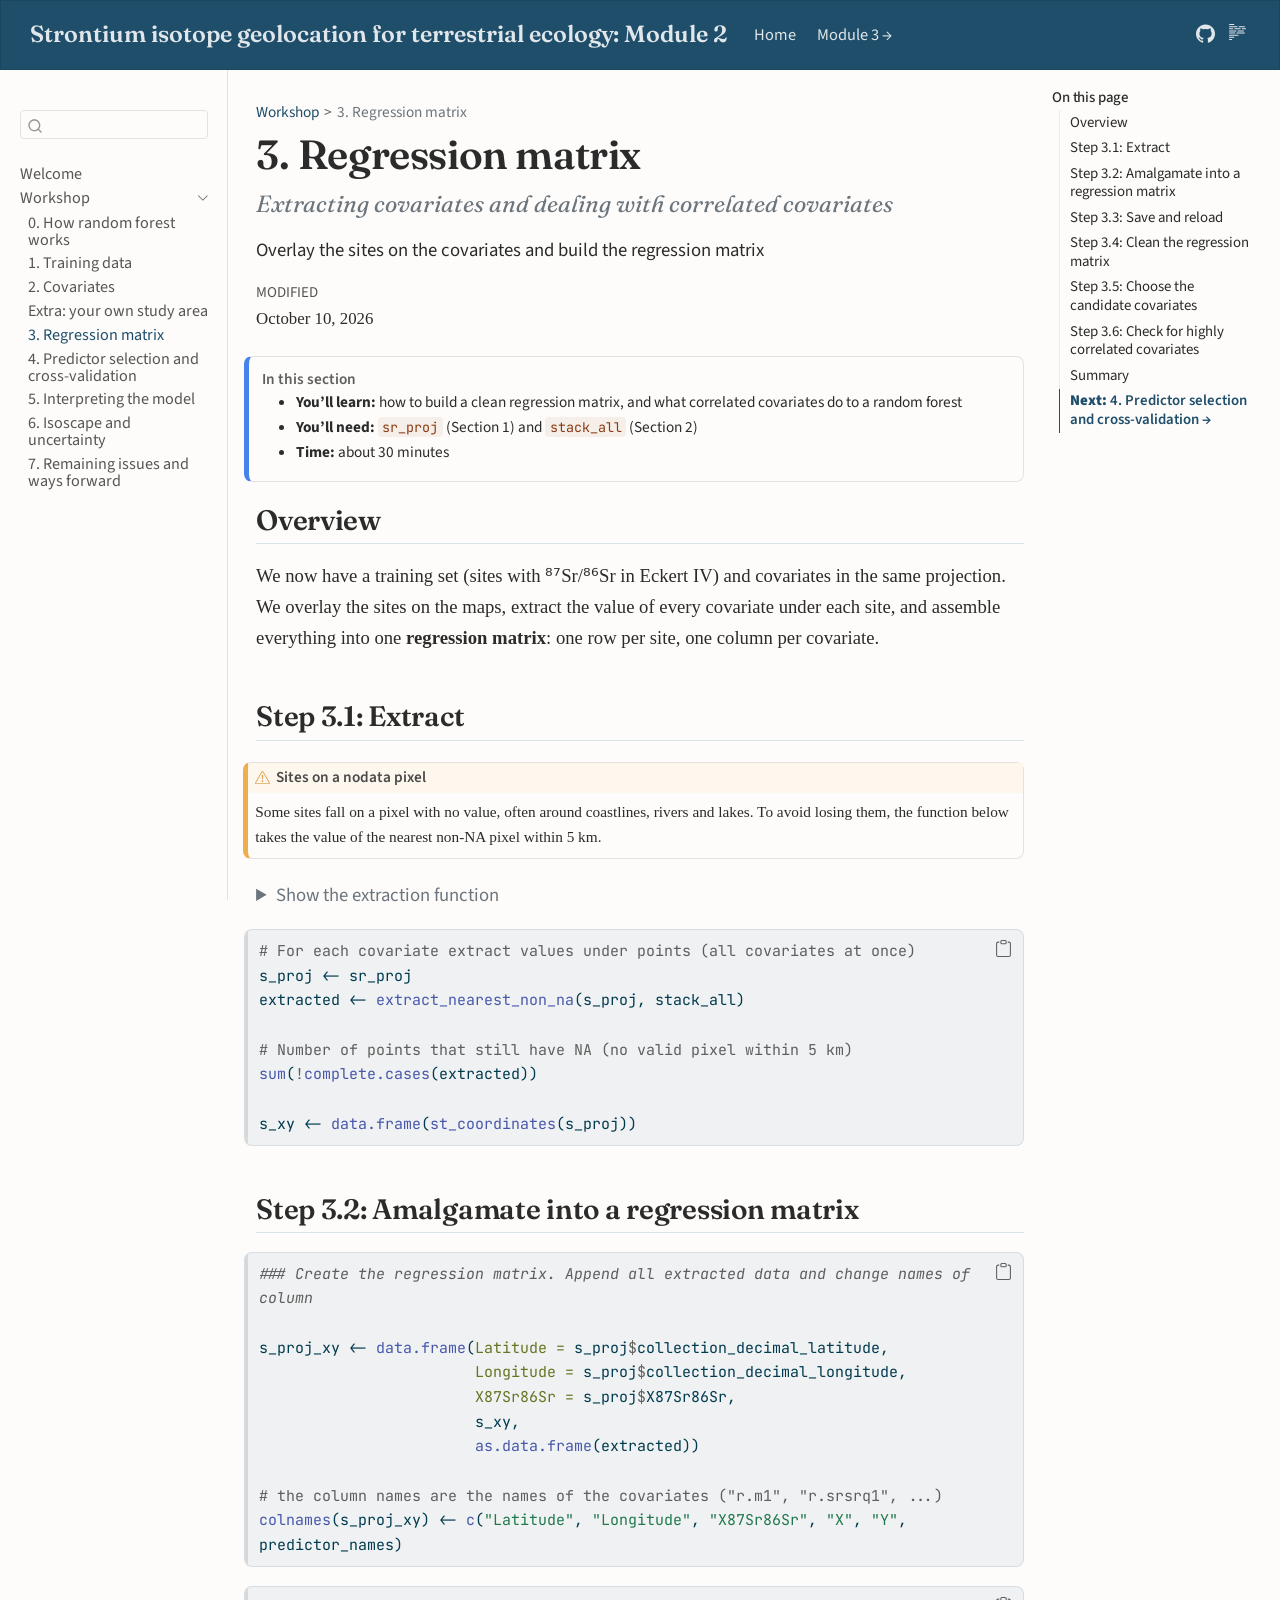
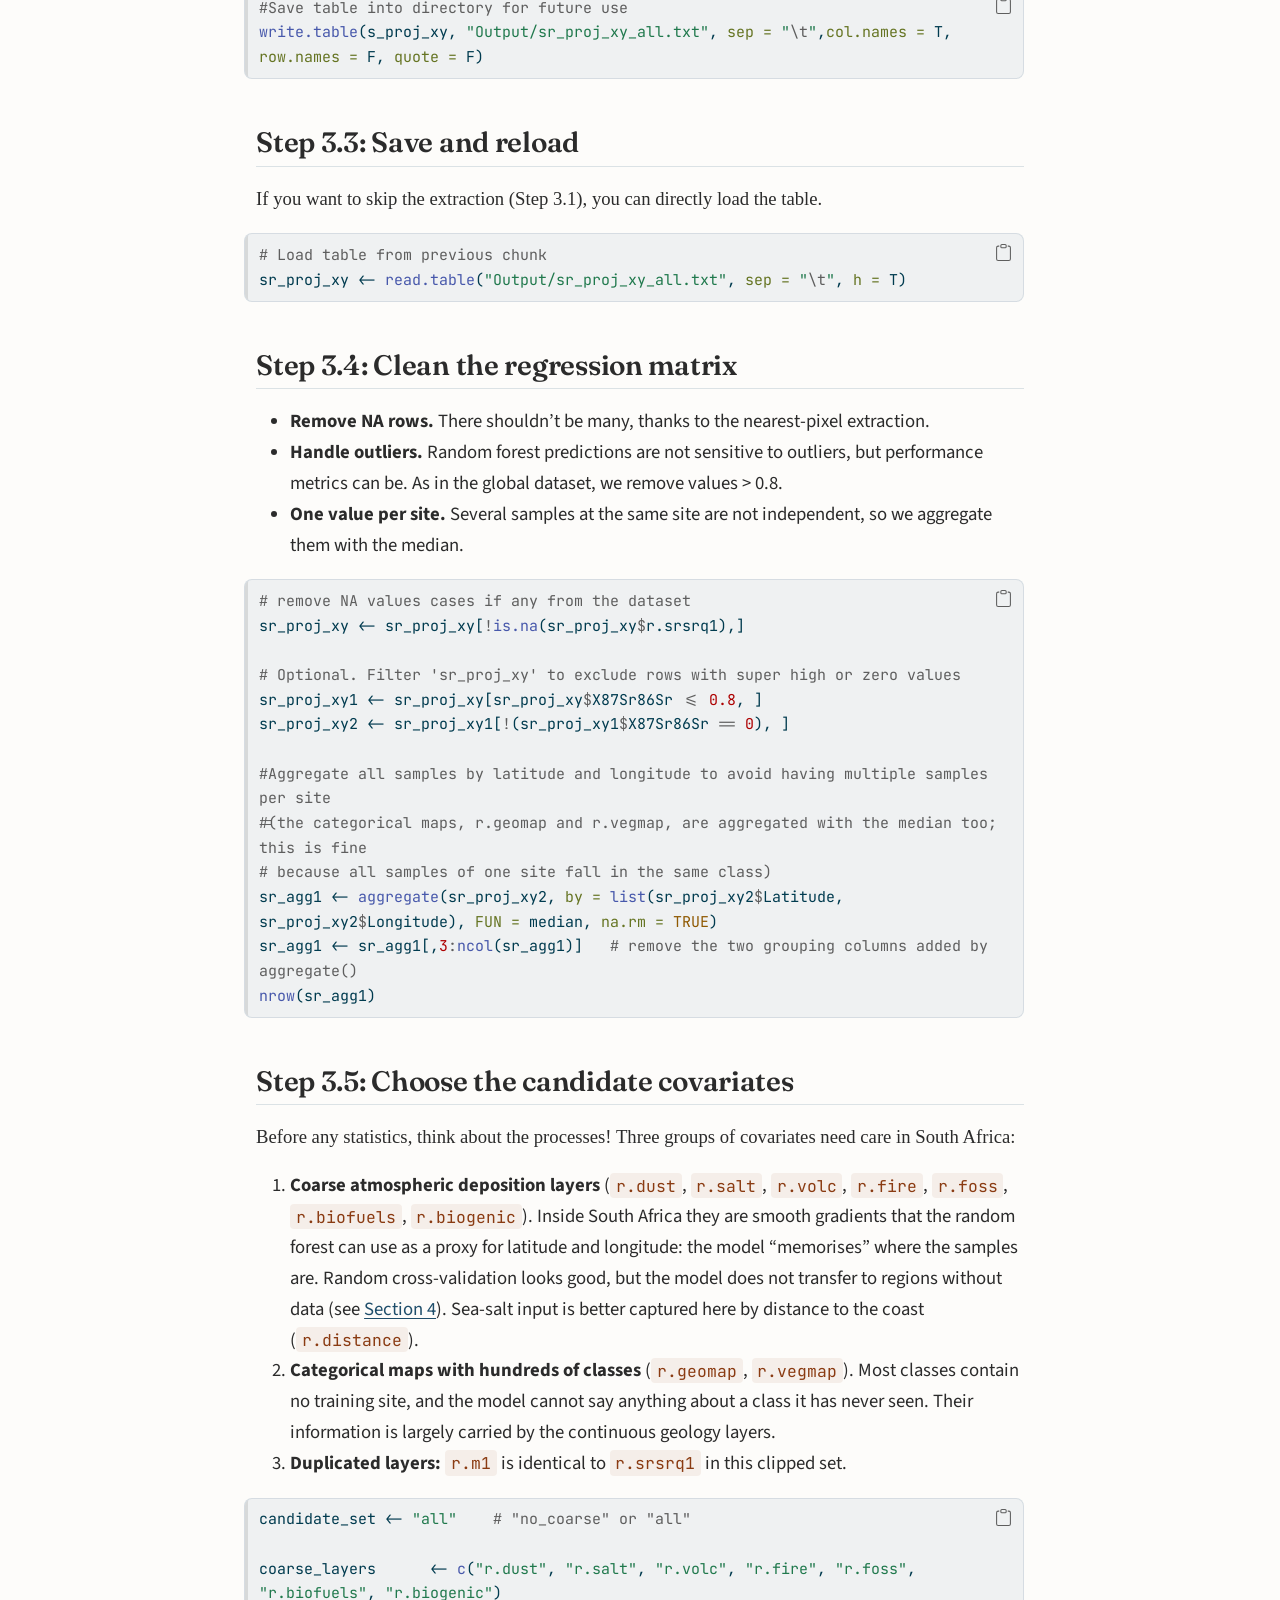
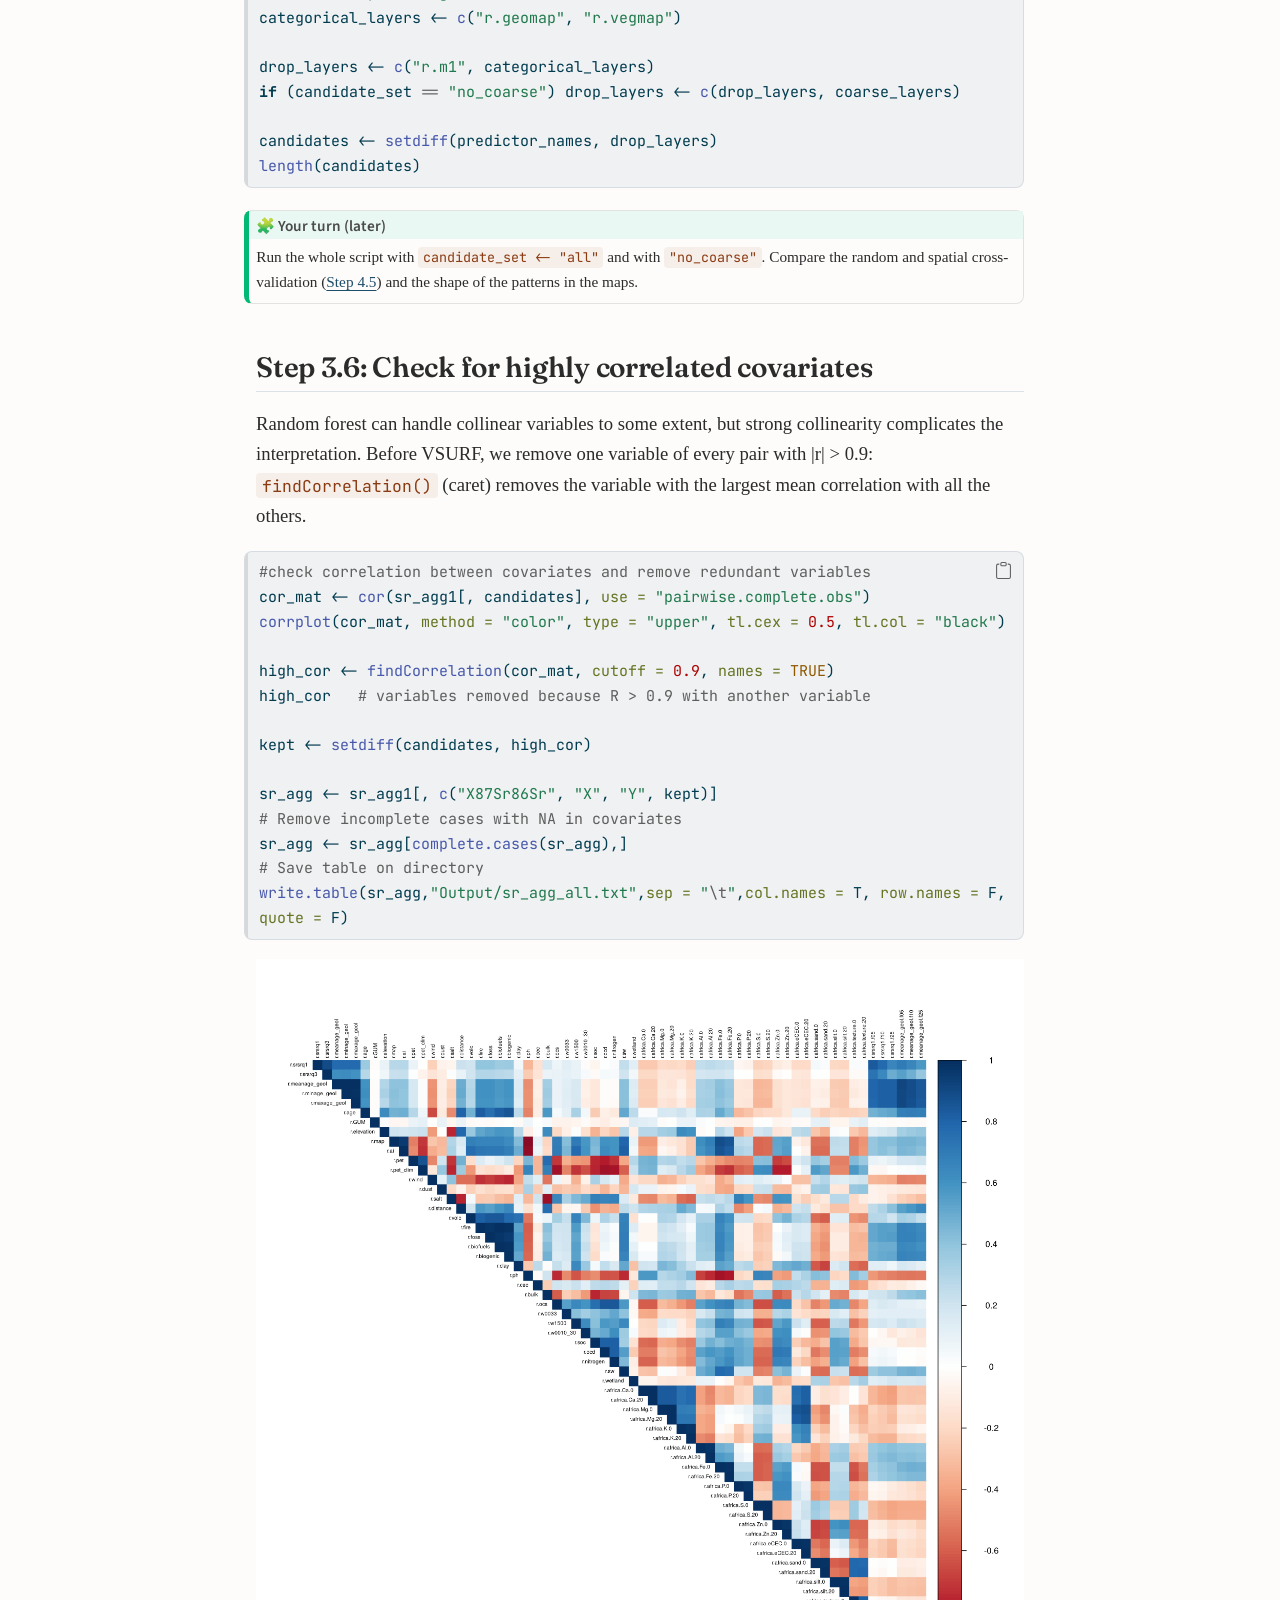
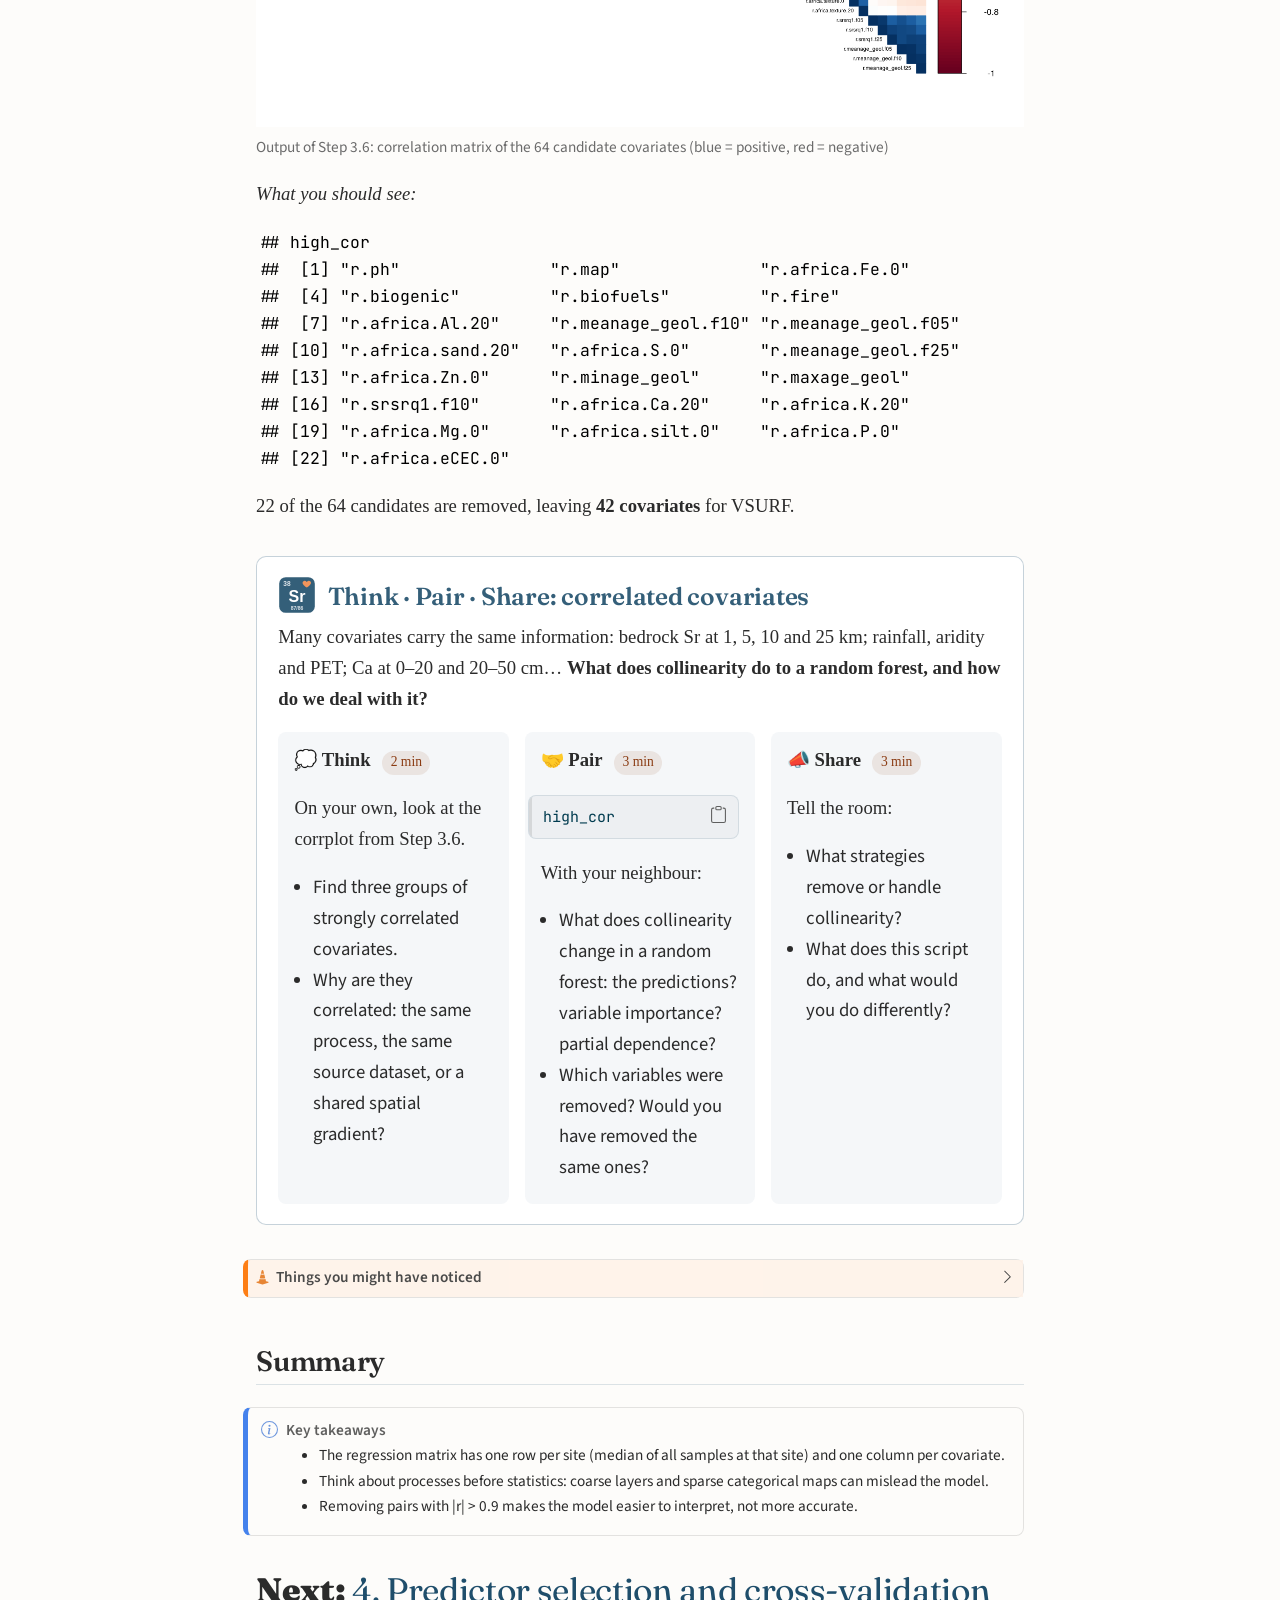
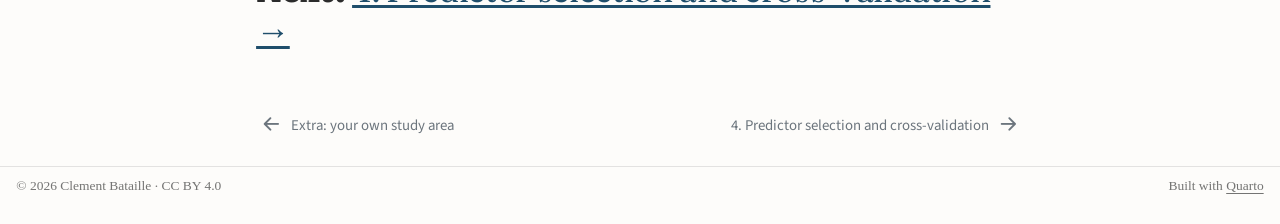
<file: docs/03-regression-matrix.html>
<!DOCTYPE html>
<html xmlns="http://www.w3.org/1999/xhtml" lang="en" xml:lang="en"><head>

<meta charset="utf-8">
<meta name="generator" content="quarto-1.6.42">

<meta name="viewport" content="width=device-width, initial-scale=1.0, user-scalable=yes">

<meta name="description" content="Overlay the sites on the covariates and build the regression matrix">

<title>3. Regression matrix – Strontium isotope geolocation for terrestrial ecology: Module 2</title>
<style>
code{white-space: pre-wrap;}
span.smallcaps{font-variant: small-caps;}
div.columns{display: flex; gap: min(4vw, 1.5em);}
div.column{flex: auto; overflow-x: auto;}
div.hanging-indent{margin-left: 1.5em; text-indent: -1.5em;}
ul.task-list{list-style: none;}
ul.task-list li input[type="checkbox"] {
  width: 0.8em;
  margin: 0 0.8em 0.2em -1em; /* quarto-specific, see https://github.com/quarto-dev/quarto-cli/issues/4556 */ 
  vertical-align: middle;
}
/* CSS for syntax highlighting */
pre > code.sourceCode { white-space: pre; position: relative; }
pre > code.sourceCode > span { line-height: 1.25; }
pre > code.sourceCode > span:empty { height: 1.2em; }
.sourceCode { overflow: visible; }
code.sourceCode > span { color: inherit; text-decoration: inherit; }
div.sourceCode { margin: 1em 0; }
pre.sourceCode { margin: 0; }
@media screen {
div.sourceCode { overflow: auto; }
}
@media print {
pre > code.sourceCode { white-space: pre-wrap; }
pre > code.sourceCode > span { display: inline-block; text-indent: -5em; padding-left: 5em; }
}
pre.numberSource code
  { counter-reset: source-line 0; }
pre.numberSource code > span
  { position: relative; left: -4em; counter-increment: source-line; }
pre.numberSource code > span > a:first-child::before
  { content: counter(source-line);
    position: relative; left: -1em; text-align: right; vertical-align: baseline;
    border: none; display: inline-block;
    -webkit-touch-callout: none; -webkit-user-select: none;
    -khtml-user-select: none; -moz-user-select: none;
    -ms-user-select: none; user-select: none;
    padding: 0 4px; width: 4em;
  }
pre.numberSource { margin-left: 3em;  padding-left: 4px; }
div.sourceCode
  {   }
@media screen {
pre > code.sourceCode > span > a:first-child::before { text-decoration: underline; }
}
</style>


<script src="site_libs/quarto-nav/quarto-nav.js"></script>
<script src="site_libs/quarto-nav/headroom.min.js"></script>
<script src="site_libs/clipboard/clipboard.min.js"></script>
<script src="site_libs/quarto-search/autocomplete.umd.js"></script>
<script src="site_libs/quarto-search/fuse.min.js"></script>
<script src="site_libs/quarto-search/quarto-search.js"></script>
<meta name="quarto:offset" content="./">
<link href="./04-cross-validation.html" rel="next">
<link href="./02b-own-study-area.html" rel="prev">
<script src="site_libs/quarto-html/quarto.js"></script>
<script src="site_libs/quarto-html/popper.min.js"></script>
<script src="site_libs/quarto-html/tippy.umd.min.js"></script>
<script src="site_libs/quarto-html/anchor.min.js"></script>
<link href="site_libs/quarto-html/tippy.css" rel="stylesheet">
<link href="site_libs/quarto-html/quarto-syntax-highlighting-b2d9fb69a705f84b18c767c904a7c72d.css" rel="stylesheet" id="quarto-text-highlighting-styles">
<script src="site_libs/bootstrap/bootstrap.min.js"></script>
<link href="site_libs/bootstrap/bootstrap-icons.css" rel="stylesheet">
<link href="site_libs/bootstrap/bootstrap-333addd1bd3a146788b4b69de38e3784.min.css" rel="stylesheet" append-hash="true" id="quarto-bootstrap" data-mode="light">
<script src="site_libs/quarto-contrib/glightbox/glightbox.min.js"></script>
<link href="site_libs/quarto-contrib/glightbox/glightbox.min.css" rel="stylesheet">
<link href="site_libs/quarto-contrib/glightbox/lightbox.css" rel="stylesheet">
<script id="quarto-search-options" type="application/json">{
  "location": "sidebar",
  "copy-button": false,
  "collapse-after": 3,
  "panel-placement": "start",
  "type": "textbox",
  "limit": 50,
  "keyboard-shortcut": [
    "f",
    "/",
    "s"
  ],
  "language": {
    "search-no-results-text": "No results",
    "search-matching-documents-text": "matching documents",
    "search-copy-link-title": "Copy link to search",
    "search-hide-matches-text": "Hide additional matches",
    "search-more-match-text": "more match in this document",
    "search-more-matches-text": "more matches in this document",
    "search-clear-button-title": "Clear",
    "search-text-placeholder": "",
    "search-detached-cancel-button-title": "Cancel",
    "search-submit-button-title": "Submit",
    "search-label": "Search"
  }
}</script>
<style>html{ scroll-behavior: smooth; }</style>


</head>

<body class="nav-sidebar docked nav-fixed">

<div id="quarto-search-results"></div>
  <header id="quarto-header" class="headroom fixed-top">
    <nav class="navbar navbar-expand-lg " data-bs-theme="dark">
      <div class="navbar-container container-fluid">
      <div class="navbar-brand-container mx-auto">
    <a class="navbar-brand" href="./index.html">
    <span class="navbar-title">Strontium isotope geolocation for terrestrial ecology: Module 2</span>
    </a>
  </div>
          <button class="navbar-toggler" type="button" data-bs-toggle="collapse" data-bs-target="#navbarCollapse" aria-controls="navbarCollapse" role="menu" aria-expanded="false" aria-label="Toggle navigation" onclick="if (window.quartoToggleHeadroom) { window.quartoToggleHeadroom(); }">
  <span class="navbar-toggler-icon"></span>
</button>
          <div class="collapse navbar-collapse" id="navbarCollapse">
            <ul class="navbar-nav navbar-nav-scroll me-auto">
  <li class="nav-item">
    <a class="nav-link active" href="./index.html" aria-current="page"> 
<span class="menu-text">Home</span></a>
  </li>  
  <li class="nav-item">
    <a class="nav-link" href="https://meganreich.github.io/Isoecol2026_Srworkshop_P3/"> 
<span class="menu-text">Module 3 →</span></a>
  </li>  
</ul>
            <ul class="navbar-nav navbar-nav-scroll ms-auto">
  <li class="nav-item compact">
    <a class="nav-link" href="https://github.com/cbataill/Isoecol2026_Srworkshop_P2"> <i class="bi bi-github" role="img" aria-label="GitHub">
</i> 
<span class="menu-text"></span></a>
  </li>  
</ul>
          </div> <!-- /navcollapse -->
            <div class="quarto-navbar-tools">
  <a href="" class="quarto-reader-toggle quarto-navigation-tool px-1" onclick="window.quartoToggleReader(); return false;" title="Toggle reader mode">
  <div class="quarto-reader-toggle-btn">
  <i class="bi"></i>
  </div>
</a>
</div>
      </div> <!-- /container-fluid -->
    </nav>
  <nav class="quarto-secondary-nav">
    <div class="container-fluid d-flex">
      <button type="button" class="quarto-btn-toggle btn" data-bs-toggle="collapse" role="button" data-bs-target=".quarto-sidebar-collapse-item" aria-controls="quarto-sidebar" aria-expanded="false" aria-label="Toggle sidebar navigation" onclick="if (window.quartoToggleHeadroom) { window.quartoToggleHeadroom(); }">
        <i class="bi bi-layout-text-sidebar-reverse"></i>
      </button>
        <nav class="quarto-page-breadcrumbs" aria-label="breadcrumb"><ol class="breadcrumb"><li class="breadcrumb-item"><a href="./00-random-forest.html">Workshop</a></li><li class="breadcrumb-item"><a href="./03-regression-matrix.html">3. Regression matrix</a></li></ol></nav>
        <a class="flex-grow-1" role="navigation" data-bs-toggle="collapse" data-bs-target=".quarto-sidebar-collapse-item" aria-controls="quarto-sidebar" aria-expanded="false" aria-label="Toggle sidebar navigation" onclick="if (window.quartoToggleHeadroom) { window.quartoToggleHeadroom(); }">      
        </a>
      <button type="button" class="btn quarto-search-button" aria-label="Search" onclick="window.quartoOpenSearch();">
        <i class="bi bi-search"></i>
      </button>
    </div>
  </nav>
</header>
<!-- content -->
<div id="quarto-content" class="quarto-container page-columns page-rows-contents page-layout-article page-navbar">
<!-- sidebar -->
  <nav id="quarto-sidebar" class="sidebar collapse collapse-horizontal quarto-sidebar-collapse-item sidebar-navigation docked overflow-auto">
        <div class="mt-2 flex-shrink-0 align-items-center">
        <div class="sidebar-search">
        <div id="quarto-search" class="" title="Search"></div>
        </div>
        </div>
    <div class="sidebar-menu-container"> 
    <ul class="list-unstyled mt-1">
        <li class="sidebar-item">
  <div class="sidebar-item-container"> 
  <a href="./index.html" class="sidebar-item-text sidebar-link">
 <span class="menu-text">Welcome</span></a>
  </div>
</li>
        <li class="sidebar-item sidebar-item-section">
      <div class="sidebar-item-container"> 
            <a class="sidebar-item-text sidebar-link text-start" data-bs-toggle="collapse" data-bs-target="#quarto-sidebar-section-1" role="navigation" aria-expanded="true">
 <span class="menu-text">Workshop</span></a>
          <a class="sidebar-item-toggle text-start" data-bs-toggle="collapse" data-bs-target="#quarto-sidebar-section-1" role="navigation" aria-expanded="true" aria-label="Toggle section">
            <i class="bi bi-chevron-right ms-2"></i>
          </a> 
      </div>
      <ul id="quarto-sidebar-section-1" class="collapse list-unstyled sidebar-section depth1 show">  
          <li class="sidebar-item">
  <div class="sidebar-item-container"> 
  <a href="./00-random-forest.html" class="sidebar-item-text sidebar-link">
 <span class="menu-text">0. How random forest works</span></a>
  </div>
</li>
          <li class="sidebar-item">
  <div class="sidebar-item-container"> 
  <a href="./01-training-data.html" class="sidebar-item-text sidebar-link">
 <span class="menu-text">1. Training data</span></a>
  </div>
</li>
          <li class="sidebar-item">
  <div class="sidebar-item-container"> 
  <a href="./02-covariates.html" class="sidebar-item-text sidebar-link">
 <span class="menu-text">2. Covariates</span></a>
  </div>
</li>
          <li class="sidebar-item">
  <div class="sidebar-item-container"> 
  <a href="./02b-own-study-area.html" class="sidebar-item-text sidebar-link">
 <span class="menu-text">Extra: your own study area</span></a>
  </div>
</li>
          <li class="sidebar-item">
  <div class="sidebar-item-container"> 
  <a href="./03-regression-matrix.html" class="sidebar-item-text sidebar-link active">
 <span class="menu-text">3. Regression matrix</span></a>
  </div>
</li>
          <li class="sidebar-item">
  <div class="sidebar-item-container"> 
  <a href="./04-cross-validation.html" class="sidebar-item-text sidebar-link">
 <span class="menu-text">4. Predictor selection and cross-validation</span></a>
  </div>
</li>
          <li class="sidebar-item">
  <div class="sidebar-item-container"> 
  <a href="./05-interpretation.html" class="sidebar-item-text sidebar-link">
 <span class="menu-text">5. Interpreting the model</span></a>
  </div>
</li>
          <li class="sidebar-item">
  <div class="sidebar-item-container"> 
  <a href="./06-isoscape.html" class="sidebar-item-text sidebar-link">
 <span class="menu-text">6. Isoscape and uncertainty</span></a>
  </div>
</li>
          <li class="sidebar-item">
  <div class="sidebar-item-container"> 
  <a href="./07-remaining-issues.html" class="sidebar-item-text sidebar-link">
 <span class="menu-text">7. Remaining issues and ways forward</span></a>
  </div>
</li>
      </ul>
  </li>
    </ul>
    </div>
</nav>
<div id="quarto-sidebar-glass" class="quarto-sidebar-collapse-item" data-bs-toggle="collapse" data-bs-target=".quarto-sidebar-collapse-item"></div>
<!-- margin-sidebar -->
    <div id="quarto-margin-sidebar" class="sidebar margin-sidebar">
        <nav id="TOC" role="doc-toc" class="toc-active">
    <h2 id="toc-title">On this page</h2>
   
  <ul>
  <li><a href="#overview" id="toc-overview" class="nav-link active" data-scroll-target="#overview">Overview</a></li>
  <li><a href="#step-3.1-extract" id="toc-step-3.1-extract" class="nav-link" data-scroll-target="#step-3.1-extract">Step 3.1: Extract</a></li>
  <li><a href="#step-3.2-amalgamate-into-a-regression-matrix" id="toc-step-3.2-amalgamate-into-a-regression-matrix" class="nav-link" data-scroll-target="#step-3.2-amalgamate-into-a-regression-matrix">Step 3.2: Amalgamate into a regression matrix</a></li>
  <li><a href="#step-3.3-save-and-reload" id="toc-step-3.3-save-and-reload" class="nav-link" data-scroll-target="#step-3.3-save-and-reload">Step 3.3: Save and reload</a></li>
  <li><a href="#step-3.4-clean-the-regression-matrix" id="toc-step-3.4-clean-the-regression-matrix" class="nav-link" data-scroll-target="#step-3.4-clean-the-regression-matrix">Step 3.4: Clean the regression matrix</a></li>
  <li><a href="#step-3.5-choose-the-candidate-covariates" id="toc-step-3.5-choose-the-candidate-covariates" class="nav-link" data-scroll-target="#step-3.5-choose-the-candidate-covariates">Step 3.5: Choose the candidate covariates</a></li>
  <li><a href="#step-3.6-check-for-highly-correlated-covariates" id="toc-step-3.6-check-for-highly-correlated-covariates" class="nav-link" data-scroll-target="#step-3.6-check-for-highly-correlated-covariates">Step 3.6: Check for highly correlated covariates</a>
  <ul class="collapse">
  <li><a href="#think-pair-share-correlated-covariates" id="toc-think-pair-share-correlated-covariates" class="nav-link" data-scroll-target="#think-pair-share-correlated-covariates">Think · Pair · Share: correlated covariates</a></li>
  </ul></li>
  <li><a href="#summary" id="toc-summary" class="nav-link" data-scroll-target="#summary">Summary</a></li>
  <li><a href="#next-4.-predictor-selection-and-cross-validation" id="toc-next-4.-predictor-selection-and-cross-validation" class="nav-link" data-scroll-target="#next-4.-predictor-selection-and-cross-validation"><strong>Next:</strong> 4. Predictor selection and cross-validation →</a></li>
  </ul>
</nav>
    </div>
<!-- main -->
<main class="content" id="quarto-document-content">

<header id="title-block-header" class="quarto-title-block default"><nav class="quarto-page-breadcrumbs quarto-title-breadcrumbs d-none d-lg-block" aria-label="breadcrumb"><ol class="breadcrumb"><li class="breadcrumb-item"><a href="./00-random-forest.html">Workshop</a></li><li class="breadcrumb-item"><a href="./03-regression-matrix.html">3. Regression matrix</a></li></ol></nav>
<div class="quarto-title">
<h1 class="title">3. Regression matrix</h1>
<p class="subtitle lead">Extracting covariates and dealing with correlated covariates</p>
</div>

<div>
  <div class="description">
    Overlay the sites on the covariates and build the regression matrix
  </div>
</div>


<div class="quarto-title-meta">

    
  
    <div>
    <div class="quarto-title-meta-heading">Modified</div>
    <div class="quarto-title-meta-contents">
      <p class="date-modified">October 10, 2026</p>
    </div>
  </div>
    
  </div>
  


</header>


<div class="callout callout-style-simple callout-note no-icon callout-titled">
<div class="callout-header d-flex align-content-center">
<div class="callout-icon-container">
<i class="callout-icon no-icon"></i>
</div>
<div class="callout-title-container flex-fill">
In this section
</div>
</div>
<div class="callout-body-container callout-body">
<ul>
<li><strong>You’ll learn:</strong> how to build a clean regression matrix, and what correlated covariates do to a random forest</li>
<li><strong>You’ll need:</strong> <code>sr_proj</code> (Section 1) and <code>stack_all</code> (Section 2)</li>
<li><strong>Time:</strong> about 30 minutes</li>
</ul>
</div>
</div>
<section id="overview" class="level2">
<h2 class="anchored" data-anchor-id="overview">Overview</h2>
<p>We now have a training set (sites with ⁸⁷Sr/⁸⁶Sr in Eckert IV) and covariates in the same projection. We overlay the sites on the maps, extract the value of every covariate under each site, and assemble everything into one <strong>regression matrix</strong>: one row per site, one column per covariate.</p>
</section>
<section id="step-3.1-extract" class="level2">
<h2 class="anchored" data-anchor-id="step-3.1-extract">Step 3.1: Extract</h2>
<div class="callout callout-style-default callout-warning callout-titled">
<div class="callout-header d-flex align-content-center">
<div class="callout-icon-container">
<i class="callout-icon"></i>
</div>
<div class="callout-title-container flex-fill">
Sites on a nodata pixel
</div>
</div>
<div class="callout-body-container callout-body">
<p>Some sites fall on a pixel with no value, often around coastlines, rivers and lakes. To avoid losing them, the function below takes the value of the nearest non-NA pixel within 5 km.</p>
</div>
</div>
<div class="cell">
<details class="code-fold">
<summary>Show the extraction function</summary>
<div class="sourceCode cell-code" id="cb1"><pre class="sourceCode r code-with-copy"><code class="sourceCode r"><span id="cb1-1"><a href="#cb1-1" aria-hidden="true" tabindex="-1"></a><span class="co"># Extract the values of all layers under the points; for points falling on a NA</span></span>
<span id="cb1-2"><a href="#cb1-2" aria-hidden="true" tabindex="-1"></a><span class="co"># pixel, take the nearest non-NA pixel within max_dist (in map units, here metres)</span></span>
<span id="cb1-3"><a href="#cb1-3" aria-hidden="true" tabindex="-1"></a>extract_nearest_non_na <span class="ot">&lt;-</span> <span class="cf">function</span>(points, r, <span class="at">max_dist =</span> <span class="dv">5000</span>) {</span>
<span id="cb1-4"><a href="#cb1-4" aria-hidden="true" tabindex="-1"></a>  v <span class="ot">&lt;-</span> terra<span class="sc">::</span><span class="fu">extract</span>(r, <span class="fu">vect</span>(points), <span class="at">ID =</span> <span class="cn">FALSE</span>)</span>
<span id="cb1-5"><a href="#cb1-5" aria-hidden="true" tabindex="-1"></a>  xy <span class="ot">&lt;-</span> <span class="fu">st_coordinates</span>(points)</span>
<span id="cb1-6"><a href="#cb1-6" aria-hidden="true" tabindex="-1"></a>  <span class="cf">for</span> (i <span class="cf">in</span> <span class="fu">which</span>(<span class="sc">!</span><span class="fu">complete.cases</span>(v))) {</span>
<span id="cb1-7"><a href="#cb1-7" aria-hidden="true" tabindex="-1"></a>    <span class="co"># small window of rasters around the point</span></span>
<span id="cb1-8"><a href="#cb1-8" aria-hidden="true" tabindex="-1"></a>    rr <span class="ot">&lt;-</span> <span class="fu">crop</span>(r, <span class="fu">ext</span>(xy[i, <span class="dv">1</span>] <span class="sc">-</span> max_dist, xy[i, <span class="dv">1</span>] <span class="sc">+</span> max_dist, xy[i, <span class="dv">2</span>] <span class="sc">-</span> max_dist, xy[i, <span class="dv">2</span>] <span class="sc">+</span> max_dist))</span>
<span id="cb1-9"><a href="#cb1-9" aria-hidden="true" tabindex="-1"></a>    vals <span class="ot">&lt;-</span> <span class="fu">values</span>(rr)</span>
<span id="cb1-10"><a href="#cb1-10" aria-hidden="true" tabindex="-1"></a>    cxy <span class="ot">&lt;-</span> <span class="fu">xyFromCell</span>(rr, <span class="dv">1</span><span class="sc">:</span><span class="fu">ncell</span>(rr))</span>
<span id="cb1-11"><a href="#cb1-11" aria-hidden="true" tabindex="-1"></a>    d <span class="ot">&lt;-</span> <span class="fu">sqrt</span>((cxy[, <span class="dv">1</span>] <span class="sc">-</span> xy[i, <span class="dv">1</span>])<span class="sc">^</span><span class="dv">2</span> <span class="sc">+</span> (cxy[, <span class="dv">2</span>] <span class="sc">-</span> xy[i, <span class="dv">2</span>])<span class="sc">^</span><span class="dv">2</span>)</span>
<span id="cb1-12"><a href="#cb1-12" aria-hidden="true" tabindex="-1"></a>    <span class="co"># for each layer with a NA, take the value of the nearest non-NA pixel</span></span>
<span id="cb1-13"><a href="#cb1-13" aria-hidden="true" tabindex="-1"></a>    <span class="cf">for</span> (j <span class="cf">in</span> <span class="fu">which</span>(<span class="fu">is.na</span>(v[i, ]))) {</span>
<span id="cb1-14"><a href="#cb1-14" aria-hidden="true" tabindex="-1"></a>      ok <span class="ot">&lt;-</span> <span class="sc">!</span><span class="fu">is.na</span>(vals[, j])</span>
<span id="cb1-15"><a href="#cb1-15" aria-hidden="true" tabindex="-1"></a>      <span class="cf">if</span> (<span class="fu">any</span>(ok)) v[i, j] <span class="ot">&lt;-</span> vals[ok, j][<span class="fu">which.min</span>(d[ok])]</span>
<span id="cb1-16"><a href="#cb1-16" aria-hidden="true" tabindex="-1"></a>    }</span>
<span id="cb1-17"><a href="#cb1-17" aria-hidden="true" tabindex="-1"></a>  }</span>
<span id="cb1-18"><a href="#cb1-18" aria-hidden="true" tabindex="-1"></a>  v</span>
<span id="cb1-19"><a href="#cb1-19" aria-hidden="true" tabindex="-1"></a>}</span></code><button title="Copy to Clipboard" class="code-copy-button"><i class="bi"></i></button></pre></div>
</details>
</div>
<div class="cell">
<div class="sourceCode cell-code" id="cb2"><pre class="sourceCode r code-with-copy"><code class="sourceCode r"><span id="cb2-1"><a href="#cb2-1" aria-hidden="true" tabindex="-1"></a><span class="co"># For each covariate extract values under points (all covariates at once)</span></span>
<span id="cb2-2"><a href="#cb2-2" aria-hidden="true" tabindex="-1"></a>s_proj <span class="ot">&lt;-</span> sr_proj</span>
<span id="cb2-3"><a href="#cb2-3" aria-hidden="true" tabindex="-1"></a>extracted <span class="ot">&lt;-</span> <span class="fu">extract_nearest_non_na</span>(s_proj, stack_all)</span>
<span id="cb2-4"><a href="#cb2-4" aria-hidden="true" tabindex="-1"></a></span>
<span id="cb2-5"><a href="#cb2-5" aria-hidden="true" tabindex="-1"></a><span class="co"># Number of points that still have NA (no valid pixel within 5 km)</span></span>
<span id="cb2-6"><a href="#cb2-6" aria-hidden="true" tabindex="-1"></a><span class="fu">sum</span>(<span class="sc">!</span><span class="fu">complete.cases</span>(extracted))</span>
<span id="cb2-7"><a href="#cb2-7" aria-hidden="true" tabindex="-1"></a></span>
<span id="cb2-8"><a href="#cb2-8" aria-hidden="true" tabindex="-1"></a>s_xy <span class="ot">&lt;-</span> <span class="fu">data.frame</span>(<span class="fu">st_coordinates</span>(s_proj))</span></code><button title="Copy to Clipboard" class="code-copy-button"><i class="bi"></i></button></pre></div>
</div>
</section>
<section id="step-3.2-amalgamate-into-a-regression-matrix" class="level2">
<h2 class="anchored" data-anchor-id="step-3.2-amalgamate-into-a-regression-matrix">Step 3.2: Amalgamate into a regression matrix</h2>
<div class="cell">
<div class="sourceCode cell-code" id="cb3"><pre class="sourceCode r code-with-copy"><code class="sourceCode r"><span id="cb3-1"><a href="#cb3-1" aria-hidden="true" tabindex="-1"></a><span class="do">### Create the regression matrix. Append all extracted data and change names of column</span></span>
<span id="cb3-2"><a href="#cb3-2" aria-hidden="true" tabindex="-1"></a></span>
<span id="cb3-3"><a href="#cb3-3" aria-hidden="true" tabindex="-1"></a>s_proj_xy <span class="ot">&lt;-</span> <span class="fu">data.frame</span>(<span class="at">Latitude =</span> s_proj<span class="sc">$</span>collection_decimal_latitude,</span>
<span id="cb3-4"><a href="#cb3-4" aria-hidden="true" tabindex="-1"></a>                        <span class="at">Longitude =</span> s_proj<span class="sc">$</span>collection_decimal_longitude,</span>
<span id="cb3-5"><a href="#cb3-5" aria-hidden="true" tabindex="-1"></a>                        <span class="at">X87Sr86Sr =</span> s_proj<span class="sc">$</span>X87Sr86Sr,</span>
<span id="cb3-6"><a href="#cb3-6" aria-hidden="true" tabindex="-1"></a>                        s_xy,</span>
<span id="cb3-7"><a href="#cb3-7" aria-hidden="true" tabindex="-1"></a>                        <span class="fu">as.data.frame</span>(extracted))</span>
<span id="cb3-8"><a href="#cb3-8" aria-hidden="true" tabindex="-1"></a></span>
<span id="cb3-9"><a href="#cb3-9" aria-hidden="true" tabindex="-1"></a><span class="co"># the column names are the names of the covariates ("r.m1", "r.srsrq1", ...)</span></span>
<span id="cb3-10"><a href="#cb3-10" aria-hidden="true" tabindex="-1"></a><span class="fu">colnames</span>(s_proj_xy) <span class="ot">&lt;-</span> <span class="fu">c</span>(<span class="st">"Latitude"</span>, <span class="st">"Longitude"</span>, <span class="st">"X87Sr86Sr"</span>, <span class="st">"X"</span>, <span class="st">"Y"</span>, predictor_names)</span></code><button title="Copy to Clipboard" class="code-copy-button"><i class="bi"></i></button></pre></div>
</div>
<div class="cell">
<div class="sourceCode cell-code" id="cb4"><pre class="sourceCode r code-with-copy"><code class="sourceCode r"><span id="cb4-1"><a href="#cb4-1" aria-hidden="true" tabindex="-1"></a><span class="co">#Save table into directory for future use</span></span>
<span id="cb4-2"><a href="#cb4-2" aria-hidden="true" tabindex="-1"></a><span class="fu">write.table</span>(s_proj_xy, <span class="st">"Output/sr_proj_xy_all.txt"</span>, <span class="at">sep =</span> <span class="st">"</span><span class="sc">\t</span><span class="st">"</span>,<span class="at">col.names =</span> T, <span class="at">row.names =</span> F, <span class="at">quote =</span> F)</span></code><button title="Copy to Clipboard" class="code-copy-button"><i class="bi"></i></button></pre></div>
</div>
</section>
<section id="step-3.3-save-and-reload" class="level2">
<h2 class="anchored" data-anchor-id="step-3.3-save-and-reload">Step 3.3: Save and reload</h2>
<p>If you want to skip the extraction (Step 3.1), you can directly load the table.</p>
<div class="cell">
<div class="sourceCode cell-code" id="cb5"><pre class="sourceCode r code-with-copy"><code class="sourceCode r"><span id="cb5-1"><a href="#cb5-1" aria-hidden="true" tabindex="-1"></a><span class="co"># Load table from previous chunk</span></span>
<span id="cb5-2"><a href="#cb5-2" aria-hidden="true" tabindex="-1"></a>sr_proj_xy <span class="ot">&lt;-</span> <span class="fu">read.table</span>(<span class="st">"Output/sr_proj_xy_all.txt"</span>, <span class="at">sep =</span> <span class="st">"</span><span class="sc">\t</span><span class="st">"</span>, <span class="at">h =</span> T)</span></code><button title="Copy to Clipboard" class="code-copy-button"><i class="bi"></i></button></pre></div>
</div>
</section>
<section id="step-3.4-clean-the-regression-matrix" class="level2">
<h2 class="anchored" data-anchor-id="step-3.4-clean-the-regression-matrix">Step 3.4: Clean the regression matrix</h2>
<ul>
<li><strong>Remove NA rows.</strong> There shouldn’t be many, thanks to the nearest-pixel extraction.</li>
<li><strong>Handle outliers.</strong> Random forest predictions are not sensitive to outliers, but performance metrics can be. As in the global dataset, we remove values &gt; 0.8.</li>
<li><strong>One value per site.</strong> Several samples at the same site are not independent, so we aggregate them with the median.</li>
</ul>
<div class="cell">
<div class="sourceCode cell-code" id="cb6"><pre class="sourceCode r code-with-copy"><code class="sourceCode r"><span id="cb6-1"><a href="#cb6-1" aria-hidden="true" tabindex="-1"></a><span class="co"># remove NA values cases if any from the dataset</span></span>
<span id="cb6-2"><a href="#cb6-2" aria-hidden="true" tabindex="-1"></a>sr_proj_xy <span class="ot">&lt;-</span> sr_proj_xy[<span class="sc">!</span><span class="fu">is.na</span>(sr_proj_xy<span class="sc">$</span>r.srsrq1),]</span>
<span id="cb6-3"><a href="#cb6-3" aria-hidden="true" tabindex="-1"></a></span>
<span id="cb6-4"><a href="#cb6-4" aria-hidden="true" tabindex="-1"></a><span class="co"># Optional. Filter 'sr_proj_xy' to exclude rows with super high or zero values</span></span>
<span id="cb6-5"><a href="#cb6-5" aria-hidden="true" tabindex="-1"></a>sr_proj_xy1 <span class="ot">&lt;-</span> sr_proj_xy[sr_proj_xy<span class="sc">$</span>X87Sr86Sr <span class="sc">&lt;=</span> <span class="fl">0.8</span>, ]</span>
<span id="cb6-6"><a href="#cb6-6" aria-hidden="true" tabindex="-1"></a>sr_proj_xy2 <span class="ot">&lt;-</span> sr_proj_xy1[<span class="sc">!</span>(sr_proj_xy1<span class="sc">$</span>X87Sr86Sr <span class="sc">==</span> <span class="dv">0</span>), ]</span>
<span id="cb6-7"><a href="#cb6-7" aria-hidden="true" tabindex="-1"></a></span>
<span id="cb6-8"><a href="#cb6-8" aria-hidden="true" tabindex="-1"></a><span class="co">#Aggregate all samples by latitude and longitude to avoid having multiple samples per site</span></span>
<span id="cb6-9"><a href="#cb6-9" aria-hidden="true" tabindex="-1"></a><span class="co">#(the categorical maps, r.geomap and r.vegmap, are aggregated with the median too; this is fine</span></span>
<span id="cb6-10"><a href="#cb6-10" aria-hidden="true" tabindex="-1"></a><span class="co"># because all samples of one site fall in the same class)</span></span>
<span id="cb6-11"><a href="#cb6-11" aria-hidden="true" tabindex="-1"></a>sr_agg1 <span class="ot">&lt;-</span> <span class="fu">aggregate</span>(sr_proj_xy2, <span class="at">by =</span> <span class="fu">list</span>(sr_proj_xy2<span class="sc">$</span>Latitude, sr_proj_xy2<span class="sc">$</span>Longitude), <span class="at">FUN =</span> median, <span class="at">na.rm =</span> <span class="cn">TRUE</span>)</span>
<span id="cb6-12"><a href="#cb6-12" aria-hidden="true" tabindex="-1"></a>sr_agg1 <span class="ot">&lt;-</span> sr_agg1[,<span class="dv">3</span><span class="sc">:</span><span class="fu">ncol</span>(sr_agg1)]   <span class="co"># remove the two grouping columns added by aggregate()</span></span>
<span id="cb6-13"><a href="#cb6-13" aria-hidden="true" tabindex="-1"></a><span class="fu">nrow</span>(sr_agg1)</span></code><button title="Copy to Clipboard" class="code-copy-button"><i class="bi"></i></button></pre></div>
</div>
</section>
<section id="step-3.5-choose-the-candidate-covariates" class="level2">
<h2 class="anchored" data-anchor-id="step-3.5-choose-the-candidate-covariates">Step 3.5: Choose the candidate covariates</h2>
<p>Before any statistics, think about the processes! Three groups of covariates need care in South Africa:</p>
<ol type="1">
<li><strong>Coarse atmospheric deposition layers</strong> (<code>r.dust</code>, <code>r.salt</code>, <code>r.volc</code>, <code>r.fire</code>, <code>r.foss</code>, <code>r.biofuels</code>, <code>r.biogenic</code>). Inside South Africa they are smooth gradients that the random forest can use as a proxy for latitude and longitude: the model “memorises” where the samples are. Random cross-validation looks good, but the model does not transfer to regions without data (see <a href="./04-cross-validation.html">Section 4</a>). Sea-salt input is better captured here by distance to the coast (<code>r.distance</code>).</li>
<li><strong>Categorical maps with hundreds of classes</strong> (<code>r.geomap</code>, <code>r.vegmap</code>). Most classes contain no training site, and the model cannot say anything about a class it has never seen. Their information is largely carried by the continuous geology layers.</li>
<li><strong>Duplicated layers:</strong> <code>r.m1</code> is identical to <code>r.srsrq1</code> in this clipped set.</li>
</ol>
<div class="cell">
<div class="sourceCode cell-code" id="cb7"><pre class="sourceCode r code-with-copy"><code class="sourceCode r"><span id="cb7-1"><a href="#cb7-1" aria-hidden="true" tabindex="-1"></a>candidate_set <span class="ot">&lt;-</span> <span class="st">"all"</span>    <span class="co"># "no_coarse" or "all"</span></span>
<span id="cb7-2"><a href="#cb7-2" aria-hidden="true" tabindex="-1"></a></span>
<span id="cb7-3"><a href="#cb7-3" aria-hidden="true" tabindex="-1"></a>coarse_layers      <span class="ot">&lt;-</span> <span class="fu">c</span>(<span class="st">"r.dust"</span>, <span class="st">"r.salt"</span>, <span class="st">"r.volc"</span>, <span class="st">"r.fire"</span>, <span class="st">"r.foss"</span>, <span class="st">"r.biofuels"</span>, <span class="st">"r.biogenic"</span>)</span>
<span id="cb7-4"><a href="#cb7-4" aria-hidden="true" tabindex="-1"></a>categorical_layers <span class="ot">&lt;-</span> <span class="fu">c</span>(<span class="st">"r.geomap"</span>, <span class="st">"r.vegmap"</span>)</span>
<span id="cb7-5"><a href="#cb7-5" aria-hidden="true" tabindex="-1"></a></span>
<span id="cb7-6"><a href="#cb7-6" aria-hidden="true" tabindex="-1"></a>drop_layers <span class="ot">&lt;-</span> <span class="fu">c</span>(<span class="st">"r.m1"</span>, categorical_layers)</span>
<span id="cb7-7"><a href="#cb7-7" aria-hidden="true" tabindex="-1"></a><span class="cf">if</span> (candidate_set <span class="sc">==</span> <span class="st">"no_coarse"</span>) drop_layers <span class="ot">&lt;-</span> <span class="fu">c</span>(drop_layers, coarse_layers)</span>
<span id="cb7-8"><a href="#cb7-8" aria-hidden="true" tabindex="-1"></a></span>
<span id="cb7-9"><a href="#cb7-9" aria-hidden="true" tabindex="-1"></a>candidates <span class="ot">&lt;-</span> <span class="fu">setdiff</span>(predictor_names, drop_layers)</span>
<span id="cb7-10"><a href="#cb7-10" aria-hidden="true" tabindex="-1"></a><span class="fu">length</span>(candidates)</span></code><button title="Copy to Clipboard" class="code-copy-button"><i class="bi"></i></button></pre></div>
</div>
<div class="callout callout-style-default callout-tip no-icon callout-titled">
<div class="callout-header d-flex align-content-center">
<div class="callout-icon-container">
<i class="callout-icon no-icon"></i>
</div>
<div class="callout-title-container flex-fill">
🧩 Your turn (later)
</div>
</div>
<div class="callout-body-container callout-body">
<p>Run the whole script with <code>candidate_set &lt;- "all"</code> and with <code>"no_coarse"</code>. Compare the random and spatial cross-validation (<a href="./04-cross-validation.html#step-4.5-compare-the-predictor-sets">Step 4.5</a>) and the shape of the patterns in the maps.</p>
</div>
</div>
</section>
<section id="step-3.6-check-for-highly-correlated-covariates" class="level2">
<h2 class="anchored" data-anchor-id="step-3.6-check-for-highly-correlated-covariates">Step 3.6: Check for highly correlated covariates</h2>
<p>Random forest can handle collinear variables to some extent, but strong collinearity complicates the interpretation. Before VSURF, we remove one variable of every pair with |r| &gt; 0.9: <code>findCorrelation()</code> (caret) removes the variable with the largest mean correlation with all the others.</p>
<div class="cell">
<div class="sourceCode cell-code" id="cb8"><pre class="sourceCode r code-with-copy"><code class="sourceCode r"><span id="cb8-1"><a href="#cb8-1" aria-hidden="true" tabindex="-1"></a><span class="co">#check correlation between covariates and remove redundant variables</span></span>
<span id="cb8-2"><a href="#cb8-2" aria-hidden="true" tabindex="-1"></a>cor_mat <span class="ot">&lt;-</span> <span class="fu">cor</span>(sr_agg1[, candidates], <span class="at">use =</span> <span class="st">"pairwise.complete.obs"</span>)</span>
<span id="cb8-3"><a href="#cb8-3" aria-hidden="true" tabindex="-1"></a><span class="fu">corrplot</span>(cor_mat, <span class="at">method =</span> <span class="st">"color"</span>, <span class="at">type =</span> <span class="st">"upper"</span>, <span class="at">tl.cex =</span> <span class="fl">0.5</span>, <span class="at">tl.col =</span> <span class="st">"black"</span>)</span>
<span id="cb8-4"><a href="#cb8-4" aria-hidden="true" tabindex="-1"></a></span>
<span id="cb8-5"><a href="#cb8-5" aria-hidden="true" tabindex="-1"></a>high_cor <span class="ot">&lt;-</span> <span class="fu">findCorrelation</span>(cor_mat, <span class="at">cutoff =</span> <span class="fl">0.9</span>, <span class="at">names =</span> <span class="cn">TRUE</span>)</span>
<span id="cb8-6"><a href="#cb8-6" aria-hidden="true" tabindex="-1"></a>high_cor   <span class="co"># variables removed because R &gt; 0.9 with another variable</span></span>
<span id="cb8-7"><a href="#cb8-7" aria-hidden="true" tabindex="-1"></a></span>
<span id="cb8-8"><a href="#cb8-8" aria-hidden="true" tabindex="-1"></a>kept <span class="ot">&lt;-</span> <span class="fu">setdiff</span>(candidates, high_cor)</span>
<span id="cb8-9"><a href="#cb8-9" aria-hidden="true" tabindex="-1"></a></span>
<span id="cb8-10"><a href="#cb8-10" aria-hidden="true" tabindex="-1"></a>sr_agg <span class="ot">&lt;-</span> sr_agg1[, <span class="fu">c</span>(<span class="st">"X87Sr86Sr"</span>, <span class="st">"X"</span>, <span class="st">"Y"</span>, kept)]</span>
<span id="cb8-11"><a href="#cb8-11" aria-hidden="true" tabindex="-1"></a><span class="co"># Remove incomplete cases with NA in covariates</span></span>
<span id="cb8-12"><a href="#cb8-12" aria-hidden="true" tabindex="-1"></a>sr_agg <span class="ot">&lt;-</span> sr_agg[<span class="fu">complete.cases</span>(sr_agg),]</span>
<span id="cb8-13"><a href="#cb8-13" aria-hidden="true" tabindex="-1"></a><span class="co"># Save table on directory</span></span>
<span id="cb8-14"><a href="#cb8-14" aria-hidden="true" tabindex="-1"></a><span class="fu">write.table</span>(sr_agg,<span class="st">"Output/sr_agg_all.txt"</span>,<span class="at">sep =</span> <span class="st">"</span><span class="sc">\t</span><span class="st">"</span>,<span class="at">col.names =</span> T, <span class="at">row.names =</span> F, <span class="at">quote =</span> F)</span></code><button title="Copy to Clipboard" class="code-copy-button"><i class="bi"></i></button></pre></div>
</div>
<div class="quarto-figure quarto-figure-center">
<figure class="figure">
<p><a href="images/step3-corrplot.png" class="lightbox" data-gallery="quarto-lightbox-gallery-1" title="Output of Step 3.6: correlation matrix of the 64 candidate covariates (blue = positive, red = negative)"><img src="images/step3-corrplot.png" class="img-fluid figure-img" style="width:100.0%" alt="Output of Step 3.6: correlation matrix of the 64 candidate covariates (blue = positive, red = negative)"></a></p>
<figcaption>Output of Step 3.6: correlation matrix of the 64 candidate covariates (blue = positive, red = negative)</figcaption>
</figure>
</div>
<p><em>What you should see:</em></p>
<pre><code>## high_cor
##  [1] "r.ph"               "r.map"              "r.africa.Fe.0"
##  [4] "r.biogenic"         "r.biofuels"         "r.fire"
##  [7] "r.africa.Al.20"     "r.meanage_geol.f10" "r.meanage_geol.f05"
## [10] "r.africa.sand.20"   "r.africa.S.0"       "r.meanage_geol.f25"
## [13] "r.africa.Zn.0"      "r.minage_geol"      "r.maxage_geol"
## [16] "r.srsrq1.f10"       "r.africa.Ca.20"     "r.africa.K.20"
## [19] "r.africa.Mg.0"      "r.africa.silt.0"    "r.africa.P.0"
## [22] "r.africa.eCEC.0"</code></pre>
<p>22 of the 64 candidates are removed, leaving <strong>42 covariates</strong> for VSURF.</p>
<section id="think-pair-share-correlated-covariates" class="level3 think-pair-share">
<h3 class="anchored" data-anchor-id="think-pair-share-correlated-covariates">Think · Pair · Share: correlated covariates</h3>
<p>Many covariates carry the same information: bedrock Sr at 1, 5, 10 and 25 km; rainfall, aridity and PET; Ca at 0–20 and 20–50 cm… <strong>What does collinearity do to a random forest, and how do we deal with it?</strong></p>
<div class="tps-steps">
<div class="tps-step">
<p><strong>💭 Think</strong> <span class="tps-time">2 min</span></p>
<p>On your own, look at the corrplot from Step 3.6.</p>
<ul>
<li>Find three groups of strongly correlated covariates.</li>
<li>Why are they correlated: the same process, the same source dataset, or a shared spatial gradient?</li>
</ul>
</div>
<div class="tps-step">
<p><strong>🤝 Pair</strong> <span class="tps-time">3 min</span></p>
<div class="cell">
<div class="sourceCode cell-code" id="cb10"><pre class="sourceCode r code-with-copy"><code class="sourceCode r"><span id="cb10-1"><a href="#cb10-1" aria-hidden="true" tabindex="-1"></a>high_cor</span></code><button title="Copy to Clipboard" class="code-copy-button"><i class="bi"></i></button></pre></div>
</div>
<p>With your neighbour:</p>
<ul>
<li>What does collinearity change in a random forest: the predictions? variable importance? partial dependence?</li>
<li>Which variables were removed? Would you have removed the same ones?</li>
</ul>
</div>
<div class="tps-step">
<p><strong>📣 Share</strong> <span class="tps-time">3 min</span></p>
<p>Tell the room:</p>
<ul>
<li>What strategies remove or handle collinearity?</li>
<li>What does this script do, and what would you do differently?</li>
</ul>
</div>
</div>
</section>
<div class="callout callout-style-default callout-caution callout-titled">
<div class="callout-header d-flex align-content-center" data-bs-toggle="collapse" data-bs-target=".callout-4-contents" aria-controls="callout-4" aria-expanded="false" aria-label="Toggle callout">
<div class="callout-icon-container">
<i class="callout-icon"></i>
</div>
<div class="callout-title-container flex-fill">
Things you might have noticed
</div>
<div class="callout-btn-toggle d-inline-block border-0 py-1 ps-1 pe-0 float-end"><i class="callout-toggle"></i></div>
</div>
<div id="callout-4" class="callout-4-contents callout-collapse collapse">
<div class="callout-body-container callout-body">
<p><strong>🔗 The strongest pairs in our data</strong></p>
<ul>
<li>Same source dataset: <code>r.meanage_geol</code> / <code>r.minage_geol</code> / <code>r.maxage_geol</code> (r = 1.00); <code>r.africa.Ca.0</code> / <code>r.africa.Ca.20</code> (1.00) and the other iSDA depth pairs (0.97–1.00); <code>r.fire</code> / <code>r.biofuels</code> / <code>r.biogenic</code> (0.99), all from the same aerosol model.</li>
<li>Same process at different scales: <code>r.srsrq1.f05</code> / <code>r.srsrq1.f10</code> (0.96), <code>r.srsrq1.f10</code> / <code>r.srsrq1.f25</code> (0.92).</li>
<li>Shared climate gradient: <code>r.map</code> / <code>r.ai</code> (0.95), <code>r.map</code> / <code>r.ph</code> (−0.91), since wetter soils are more leached and acidic.</li>
</ul>
<p><strong>🌲 What collinearity does to a random forest</strong></p>
<ul>
<li><strong>Predictions:</strong> little effect. Each split simply uses whichever correlated variable is drawn (<code>mtry</code>).</li>
<li><strong>Importance:</strong> shared or diluted between “twins”. A key process can look unimportant because its twin substitutes for it.</li>
<li><strong>Interpretation:</strong> partial dependence plots average over impossible combinations (e.g.&nbsp;high 5 km Sr with low 25 km Sr).</li>
<li><strong>Selection is unstable:</strong> which twin survives can change with the random seed.</li>
</ul>
<p><strong>🛠️ What the script does</strong></p>
<ul>
<li><code>findCorrelation()</code>: for each pair with |r| &gt; 0.9, drop the variable with the highest mean correlation: 64 → 42 candidates.</li>
<li>VSURF (<a href="./04-cross-validation.html#step-4.3-predictor-selection-with-vsurf">Step 4.3</a>): the thresholding step removes noise; the prediction step removes redundancy.</li>
<li>Spatial pruning (<a href="./04-cross-validation.html#step-4.4-spatial-pruning-of-the-predictors">Step 4.4</a>): drop variables that worsen the spatial-CV RMSE by &gt; 2%.</li>
</ul>
<p><strong>💡 Other strategies</strong></p>
<ul>
<li>Choose by process and resolution: keep the twin with the clearest mechanism.</li>
<li>A lower threshold (0.7–0.8), or variance inflation factors (VIF).</li>
<li>Combine a group into one axis (PCA, composite index), at the cost of interpretability.</li>
<li>Conditional or grouped permutation importance (Strobl et al.&nbsp;2008).</li>
<li>Remember: correlation among the training sites ≠ correlation across the whole map.</li>
</ul>
<p><strong>Take-home:</strong> collinearity rarely hurts random forest predictions, but it blurs which process the model has actually learned.</p>
</div>
</div>
</div>
</section>
<section id="summary" class="level2">
<h2 class="anchored" data-anchor-id="summary">Summary</h2>
<div class="callout callout-style-simple callout-note callout-titled">
<div class="callout-header d-flex align-content-center">
<div class="callout-icon-container">
<i class="callout-icon"></i>
</div>
<div class="callout-title-container flex-fill">
Key takeaways
</div>
</div>
<div class="callout-body-container callout-body">
<ul>
<li>The regression matrix has one row per site (median of all samples at that site) and one column per covariate.</li>
<li>Think about processes before statistics: coarse layers and sparse categorical maps can mislead the model.</li>
<li>Removing pairs with |r| &gt; 0.9 makes the model easier to interpret, not more accurate.</li>
</ul>
</div>
</div>
</section>
<section id="next-4.-predictor-selection-and-cross-validation" class="level1">
<h1><strong>Next:</strong> <a href="./04-cross-validation.html">4. Predictor selection and cross-validation →</a></h1>


</section>

<a onclick="window.scrollTo(0, 0); return false;" role="button" id="quarto-back-to-top"><i class="bi bi-arrow-up"></i> Back to top</a></main> <!-- /main -->
<script id="quarto-html-after-body" type="application/javascript">
window.document.addEventListener("DOMContentLoaded", function (event) {
  const toggleBodyColorMode = (bsSheetEl) => {
    const mode = bsSheetEl.getAttribute("data-mode");
    const bodyEl = window.document.querySelector("body");
    if (mode === "dark") {
      bodyEl.classList.add("quarto-dark");
      bodyEl.classList.remove("quarto-light");
    } else {
      bodyEl.classList.add("quarto-light");
      bodyEl.classList.remove("quarto-dark");
    }
  }
  const toggleBodyColorPrimary = () => {
    const bsSheetEl = window.document.querySelector("link#quarto-bootstrap");
    if (bsSheetEl) {
      toggleBodyColorMode(bsSheetEl);
    }
  }
  toggleBodyColorPrimary();  
  const icon = "";
  const anchorJS = new window.AnchorJS();
  anchorJS.options = {
    placement: 'right',
    icon: icon
  };
  anchorJS.add('.anchored');
  const isCodeAnnotation = (el) => {
    for (const clz of el.classList) {
      if (clz.startsWith('code-annotation-')) {                     
        return true;
      }
    }
    return false;
  }
  const onCopySuccess = function(e) {
    // button target
    const button = e.trigger;
    // don't keep focus
    button.blur();
    // flash "checked"
    button.classList.add('code-copy-button-checked');
    var currentTitle = button.getAttribute("title");
    button.setAttribute("title", "Copied!");
    let tooltip;
    if (window.bootstrap) {
      button.setAttribute("data-bs-toggle", "tooltip");
      button.setAttribute("data-bs-placement", "left");
      button.setAttribute("data-bs-title", "Copied!");
      tooltip = new bootstrap.Tooltip(button, 
        { trigger: "manual", 
          customClass: "code-copy-button-tooltip",
          offset: [0, -8]});
      tooltip.show();    
    }
    setTimeout(function() {
      if (tooltip) {
        tooltip.hide();
        button.removeAttribute("data-bs-title");
        button.removeAttribute("data-bs-toggle");
        button.removeAttribute("data-bs-placement");
      }
      button.setAttribute("title", currentTitle);
      button.classList.remove('code-copy-button-checked');
    }, 1000);
    // clear code selection
    e.clearSelection();
  }
  const getTextToCopy = function(trigger) {
      const codeEl = trigger.previousElementSibling.cloneNode(true);
      for (const childEl of codeEl.children) {
        if (isCodeAnnotation(childEl)) {
          childEl.remove();
        }
      }
      return codeEl.innerText;
  }
  const clipboard = new window.ClipboardJS('.code-copy-button:not([data-in-quarto-modal])', {
    text: getTextToCopy
  });
  clipboard.on('success', onCopySuccess);
  if (window.document.getElementById('quarto-embedded-source-code-modal')) {
    const clipboardModal = new window.ClipboardJS('.code-copy-button[data-in-quarto-modal]', {
      text: getTextToCopy,
      container: window.document.getElementById('quarto-embedded-source-code-modal')
    });
    clipboardModal.on('success', onCopySuccess);
  }
    var localhostRegex = new RegExp(/^(?:http|https):\/\/localhost\:?[0-9]*\//);
    var mailtoRegex = new RegExp(/^mailto:/);
      var filterRegex = new RegExp("https:\/\/cbataill\.github\.io\/Isoecol2026_Srworkshop_P2");
    var isInternal = (href) => {
        return filterRegex.test(href) || localhostRegex.test(href) || mailtoRegex.test(href);
    }
    // Inspect non-navigation links and adorn them if external
 	var links = window.document.querySelectorAll('a[href]:not(.nav-link):not(.navbar-brand):not(.toc-action):not(.sidebar-link):not(.sidebar-item-toggle):not(.pagination-link):not(.no-external):not([aria-hidden]):not(.dropdown-item):not(.quarto-navigation-tool):not(.about-link)');
    for (var i=0; i<links.length; i++) {
      const link = links[i];
      if (!isInternal(link.href)) {
        // undo the damage that might have been done by quarto-nav.js in the case of
        // links that we want to consider external
        if (link.dataset.originalHref !== undefined) {
          link.href = link.dataset.originalHref;
        }
      }
    }
  function tippyHover(el, contentFn, onTriggerFn, onUntriggerFn) {
    const config = {
      allowHTML: true,
      maxWidth: 500,
      delay: 100,
      arrow: false,
      appendTo: function(el) {
          return el.parentElement;
      },
      interactive: true,
      interactiveBorder: 10,
      theme: 'quarto',
      placement: 'bottom-start',
    };
    if (contentFn) {
      config.content = contentFn;
    }
    if (onTriggerFn) {
      config.onTrigger = onTriggerFn;
    }
    if (onUntriggerFn) {
      config.onUntrigger = onUntriggerFn;
    }
    window.tippy(el, config); 
  }
  const noterefs = window.document.querySelectorAll('a[role="doc-noteref"]');
  for (var i=0; i<noterefs.length; i++) {
    const ref = noterefs[i];
    tippyHover(ref, function() {
      // use id or data attribute instead here
      let href = ref.getAttribute('data-footnote-href') || ref.getAttribute('href');
      try { href = new URL(href).hash; } catch {}
      const id = href.replace(/^#\/?/, "");
      const note = window.document.getElementById(id);
      if (note) {
        return note.innerHTML;
      } else {
        return "";
      }
    });
  }
  const xrefs = window.document.querySelectorAll('a.quarto-xref');
  const processXRef = (id, note) => {
    // Strip column container classes
    const stripColumnClz = (el) => {
      el.classList.remove("page-full", "page-columns");
      if (el.children) {
        for (const child of el.children) {
          stripColumnClz(child);
        }
      }
    }
    stripColumnClz(note)
    if (id === null || id.startsWith('sec-')) {
      // Special case sections, only their first couple elements
      const container = document.createElement("div");
      if (note.children && note.children.length > 2) {
        container.appendChild(note.children[0].cloneNode(true));
        for (let i = 1; i < note.children.length; i++) {
          const child = note.children[i];
          if (child.tagName === "P" && child.innerText === "") {
            continue;
          } else {
            container.appendChild(child.cloneNode(true));
            break;
          }
        }
        if (window.Quarto?.typesetMath) {
          window.Quarto.typesetMath(container);
        }
        return container.innerHTML
      } else {
        if (window.Quarto?.typesetMath) {
          window.Quarto.typesetMath(note);
        }
        return note.innerHTML;
      }
    } else {
      // Remove any anchor links if they are present
      const anchorLink = note.querySelector('a.anchorjs-link');
      if (anchorLink) {
        anchorLink.remove();
      }
      if (window.Quarto?.typesetMath) {
        window.Quarto.typesetMath(note);
      }
      if (note.classList.contains("callout")) {
        return note.outerHTML;
      } else {
        return note.innerHTML;
      }
    }
  }
  for (var i=0; i<xrefs.length; i++) {
    const xref = xrefs[i];
    tippyHover(xref, undefined, function(instance) {
      instance.disable();
      let url = xref.getAttribute('href');
      let hash = undefined; 
      if (url.startsWith('#')) {
        hash = url;
      } else {
        try { hash = new URL(url).hash; } catch {}
      }
      if (hash) {
        const id = hash.replace(/^#\/?/, "");
        const note = window.document.getElementById(id);
        if (note !== null) {
          try {
            const html = processXRef(id, note.cloneNode(true));
            instance.setContent(html);
          } finally {
            instance.enable();
            instance.show();
          }
        } else {
          // See if we can fetch this
          fetch(url.split('#')[0])
          .then(res => res.text())
          .then(html => {
            const parser = new DOMParser();
            const htmlDoc = parser.parseFromString(html, "text/html");
            const note = htmlDoc.getElementById(id);
            if (note !== null) {
              const html = processXRef(id, note);
              instance.setContent(html);
            } 
          }).finally(() => {
            instance.enable();
            instance.show();
          });
        }
      } else {
        // See if we can fetch a full url (with no hash to target)
        // This is a special case and we should probably do some content thinning / targeting
        fetch(url)
        .then(res => res.text())
        .then(html => {
          const parser = new DOMParser();
          const htmlDoc = parser.parseFromString(html, "text/html");
          const note = htmlDoc.querySelector('main.content');
          if (note !== null) {
            // This should only happen for chapter cross references
            // (since there is no id in the URL)
            // remove the first header
            if (note.children.length > 0 && note.children[0].tagName === "HEADER") {
              note.children[0].remove();
            }
            const html = processXRef(null, note);
            instance.setContent(html);
          } 
        }).finally(() => {
          instance.enable();
          instance.show();
        });
      }
    }, function(instance) {
    });
  }
      let selectedAnnoteEl;
      const selectorForAnnotation = ( cell, annotation) => {
        let cellAttr = 'data-code-cell="' + cell + '"';
        let lineAttr = 'data-code-annotation="' +  annotation + '"';
        const selector = 'span[' + cellAttr + '][' + lineAttr + ']';
        return selector;
      }
      const selectCodeLines = (annoteEl) => {
        const doc = window.document;
        const targetCell = annoteEl.getAttribute("data-target-cell");
        const targetAnnotation = annoteEl.getAttribute("data-target-annotation");
        const annoteSpan = window.document.querySelector(selectorForAnnotation(targetCell, targetAnnotation));
        const lines = annoteSpan.getAttribute("data-code-lines").split(",");
        const lineIds = lines.map((line) => {
          return targetCell + "-" + line;
        })
        let top = null;
        let height = null;
        let parent = null;
        if (lineIds.length > 0) {
            //compute the position of the single el (top and bottom and make a div)
            const el = window.document.getElementById(lineIds[0]);
            top = el.offsetTop;
            height = el.offsetHeight;
            parent = el.parentElement.parentElement;
          if (lineIds.length > 1) {
            const lastEl = window.document.getElementById(lineIds[lineIds.length - 1]);
            const bottom = lastEl.offsetTop + lastEl.offsetHeight;
            height = bottom - top;
          }
          if (top !== null && height !== null && parent !== null) {
            // cook up a div (if necessary) and position it 
            let div = window.document.getElementById("code-annotation-line-highlight");
            if (div === null) {
              div = window.document.createElement("div");
              div.setAttribute("id", "code-annotation-line-highlight");
              div.style.position = 'absolute';
              parent.appendChild(div);
            }
            div.style.top = top - 2 + "px";
            div.style.height = height + 4 + "px";
            div.style.left = 0;
            let gutterDiv = window.document.getElementById("code-annotation-line-highlight-gutter");
            if (gutterDiv === null) {
              gutterDiv = window.document.createElement("div");
              gutterDiv.setAttribute("id", "code-annotation-line-highlight-gutter");
              gutterDiv.style.position = 'absolute';
              const codeCell = window.document.getElementById(targetCell);
              const gutter = codeCell.querySelector('.code-annotation-gutter');
              gutter.appendChild(gutterDiv);
            }
            gutterDiv.style.top = top - 2 + "px";
            gutterDiv.style.height = height + 4 + "px";
          }
          selectedAnnoteEl = annoteEl;
        }
      };
      const unselectCodeLines = () => {
        const elementsIds = ["code-annotation-line-highlight", "code-annotation-line-highlight-gutter"];
        elementsIds.forEach((elId) => {
          const div = window.document.getElementById(elId);
          if (div) {
            div.remove();
          }
        });
        selectedAnnoteEl = undefined;
      };
        // Handle positioning of the toggle
    window.addEventListener(
      "resize",
      throttle(() => {
        elRect = undefined;
        if (selectedAnnoteEl) {
          selectCodeLines(selectedAnnoteEl);
        }
      }, 10)
    );
    function throttle(fn, ms) {
    let throttle = false;
    let timer;
      return (...args) => {
        if(!throttle) { // first call gets through
            fn.apply(this, args);
            throttle = true;
        } else { // all the others get throttled
            if(timer) clearTimeout(timer); // cancel #2
            timer = setTimeout(() => {
              fn.apply(this, args);
              timer = throttle = false;
            }, ms);
        }
      };
    }
      // Attach click handler to the DT
      const annoteDls = window.document.querySelectorAll('dt[data-target-cell]');
      for (const annoteDlNode of annoteDls) {
        annoteDlNode.addEventListener('click', (event) => {
          const clickedEl = event.target;
          if (clickedEl !== selectedAnnoteEl) {
            unselectCodeLines();
            const activeEl = window.document.querySelector('dt[data-target-cell].code-annotation-active');
            if (activeEl) {
              activeEl.classList.remove('code-annotation-active');
            }
            selectCodeLines(clickedEl);
            clickedEl.classList.add('code-annotation-active');
          } else {
            // Unselect the line
            unselectCodeLines();
            clickedEl.classList.remove('code-annotation-active');
          }
        });
      }
  const findCites = (el) => {
    const parentEl = el.parentElement;
    if (parentEl) {
      const cites = parentEl.dataset.cites;
      if (cites) {
        return {
          el,
          cites: cites.split(' ')
        };
      } else {
        return findCites(el.parentElement)
      }
    } else {
      return undefined;
    }
  };
  var bibliorefs = window.document.querySelectorAll('a[role="doc-biblioref"]');
  for (var i=0; i<bibliorefs.length; i++) {
    const ref = bibliorefs[i];
    const citeInfo = findCites(ref);
    if (citeInfo) {
      tippyHover(citeInfo.el, function() {
        var popup = window.document.createElement('div');
        citeInfo.cites.forEach(function(cite) {
          var citeDiv = window.document.createElement('div');
          citeDiv.classList.add('hanging-indent');
          citeDiv.classList.add('csl-entry');
          var biblioDiv = window.document.getElementById('ref-' + cite);
          if (biblioDiv) {
            citeDiv.innerHTML = biblioDiv.innerHTML;
          }
          popup.appendChild(citeDiv);
        });
        return popup.innerHTML;
      });
    }
  }
});
</script>
<nav class="page-navigation">
  <div class="nav-page nav-page-previous">
      <a href="./02b-own-study-area.html" class="pagination-link" aria-label="Extra: your own study area">
        <i class="bi bi-arrow-left-short"></i> <span class="nav-page-text">Extra: your own study area</span>
      </a>          
  </div>
  <div class="nav-page nav-page-next">
      <a href="./04-cross-validation.html" class="pagination-link" aria-label="4. Predictor selection and cross-validation">
        <span class="nav-page-text">4. Predictor selection and cross-validation</span> <i class="bi bi-arrow-right-short"></i>
      </a>
  </div>
</nav>
</div> <!-- /content -->
<footer class="footer">
  <div class="nav-footer">
    <div class="nav-footer-left">
<p>© 2026 Clement Bataille · CC BY 4.0</p>
</div>   
    <div class="nav-footer-center">
      &nbsp;
    </div>
    <div class="nav-footer-right">
<p>Built with <a href="https://quarto.org">Quarto</a></p>
</div>
  </div>
</footer>
<script>var lightboxQuarto = GLightbox({"closeEffect":"zoom","descPosition":"bottom","loop":false,"openEffect":"zoom","selector":".lightbox"});
(function() {
  let previousOnload = window.onload;
  window.onload = () => {
    if (previousOnload) {
      previousOnload();
    }
    lightboxQuarto.on('slide_before_load', (data) => {
      const { slideIndex, slideNode, slideConfig, player, trigger } = data;
      const href = trigger.getAttribute('href');
      if (href !== null) {
        const imgEl = window.document.querySelector(`a[href="${href}"] img`);
        if (imgEl !== null) {
          const srcAttr = imgEl.getAttribute("src");
          if (srcAttr && srcAttr.startsWith("data:")) {
            slideConfig.href = srcAttr;
          }
        }
      } 
    });
  
    lightboxQuarto.on('slide_after_load', (data) => {
      const { slideIndex, slideNode, slideConfig, player, trigger } = data;
      if (window.Quarto?.typesetMath) {
        window.Quarto.typesetMath(slideNode);
      }
    });
  
  };
  
})();
          </script>




<script src="site_libs/quarto-html/zenscroll-min.js"></script>
</body></html>
</file>
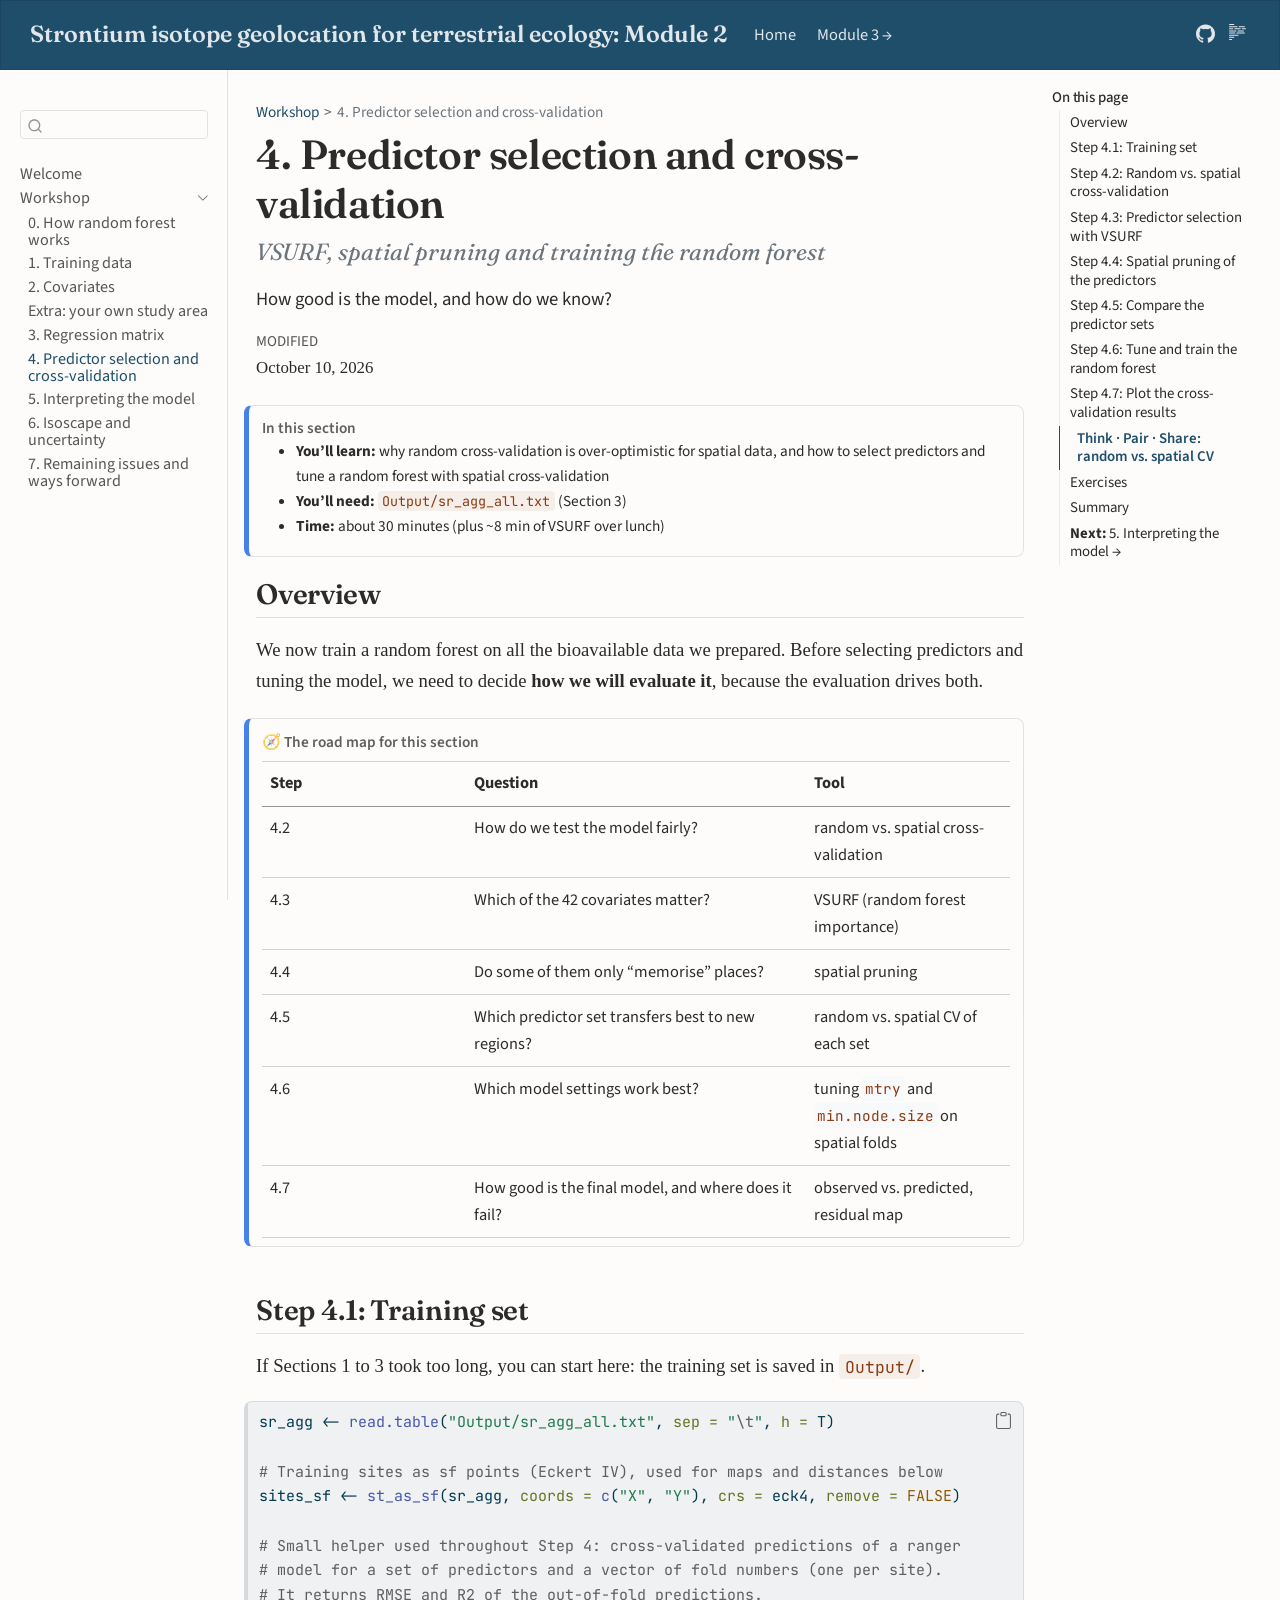
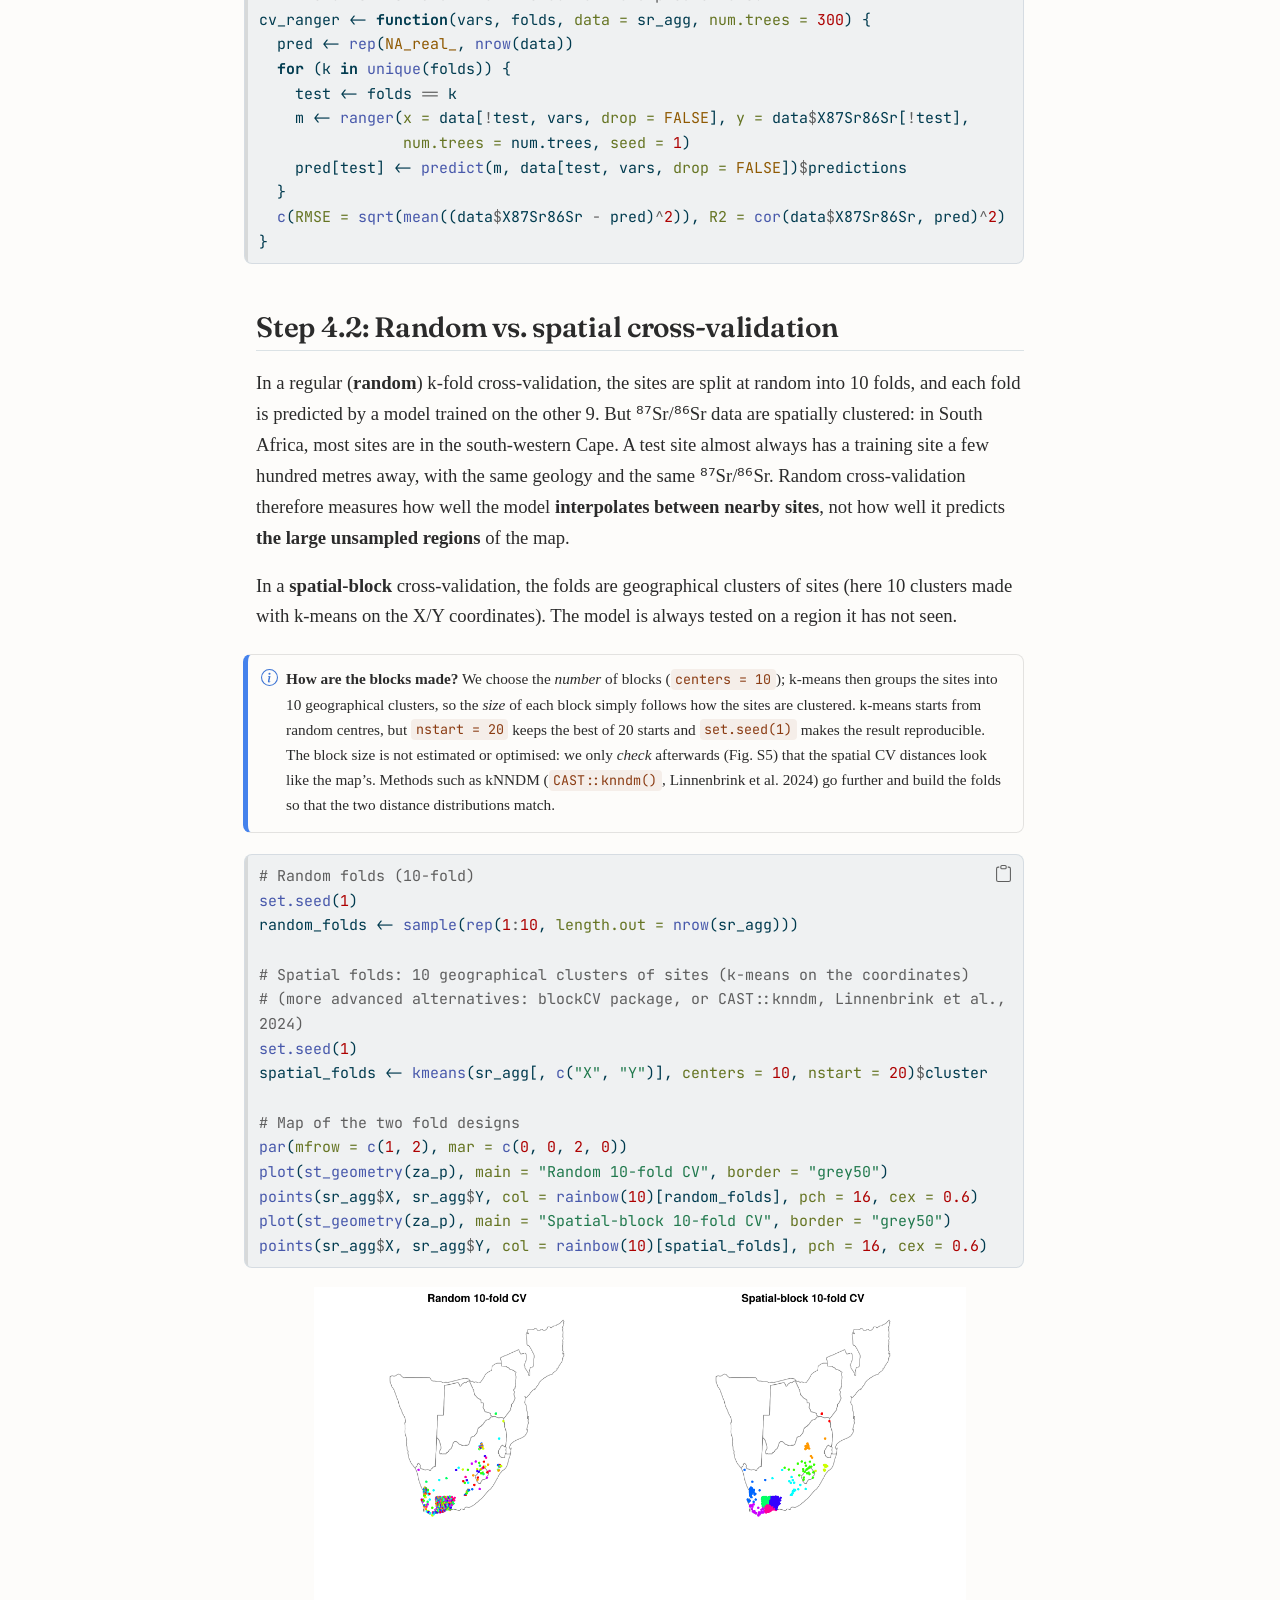
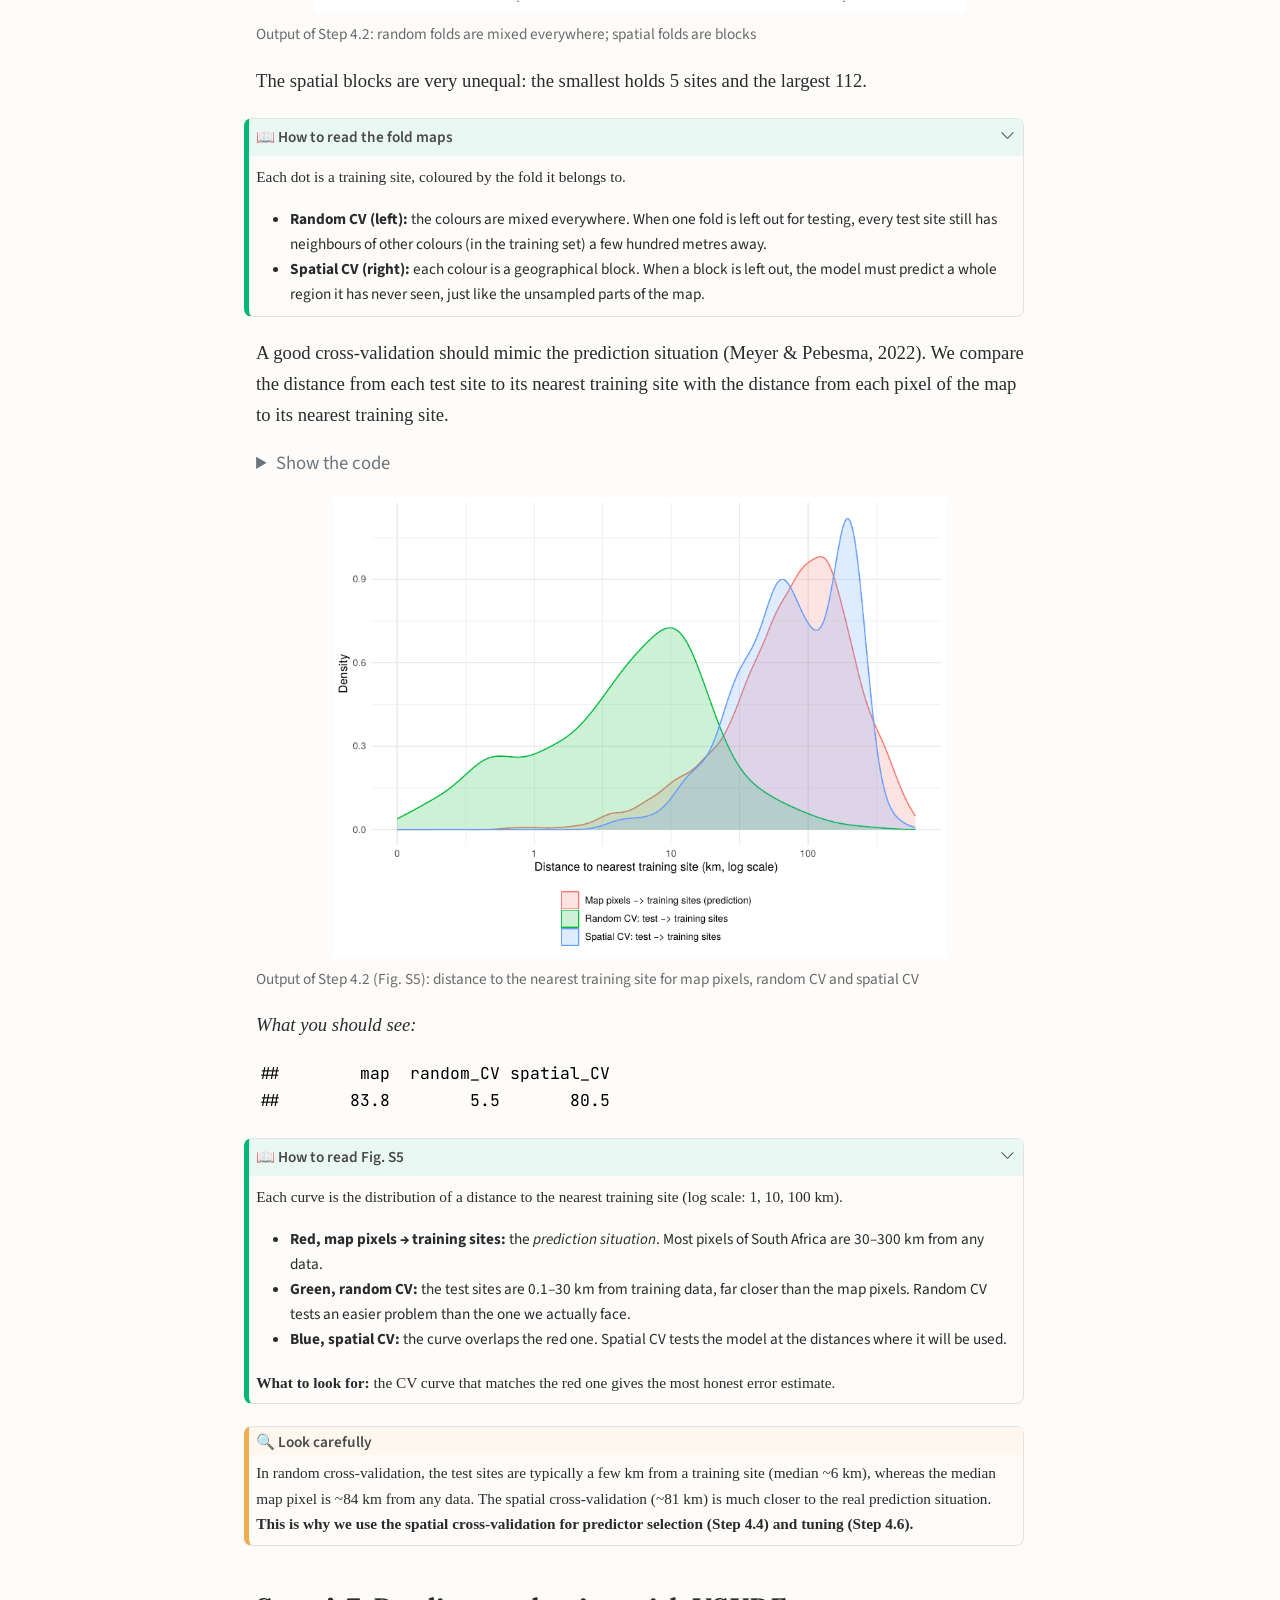
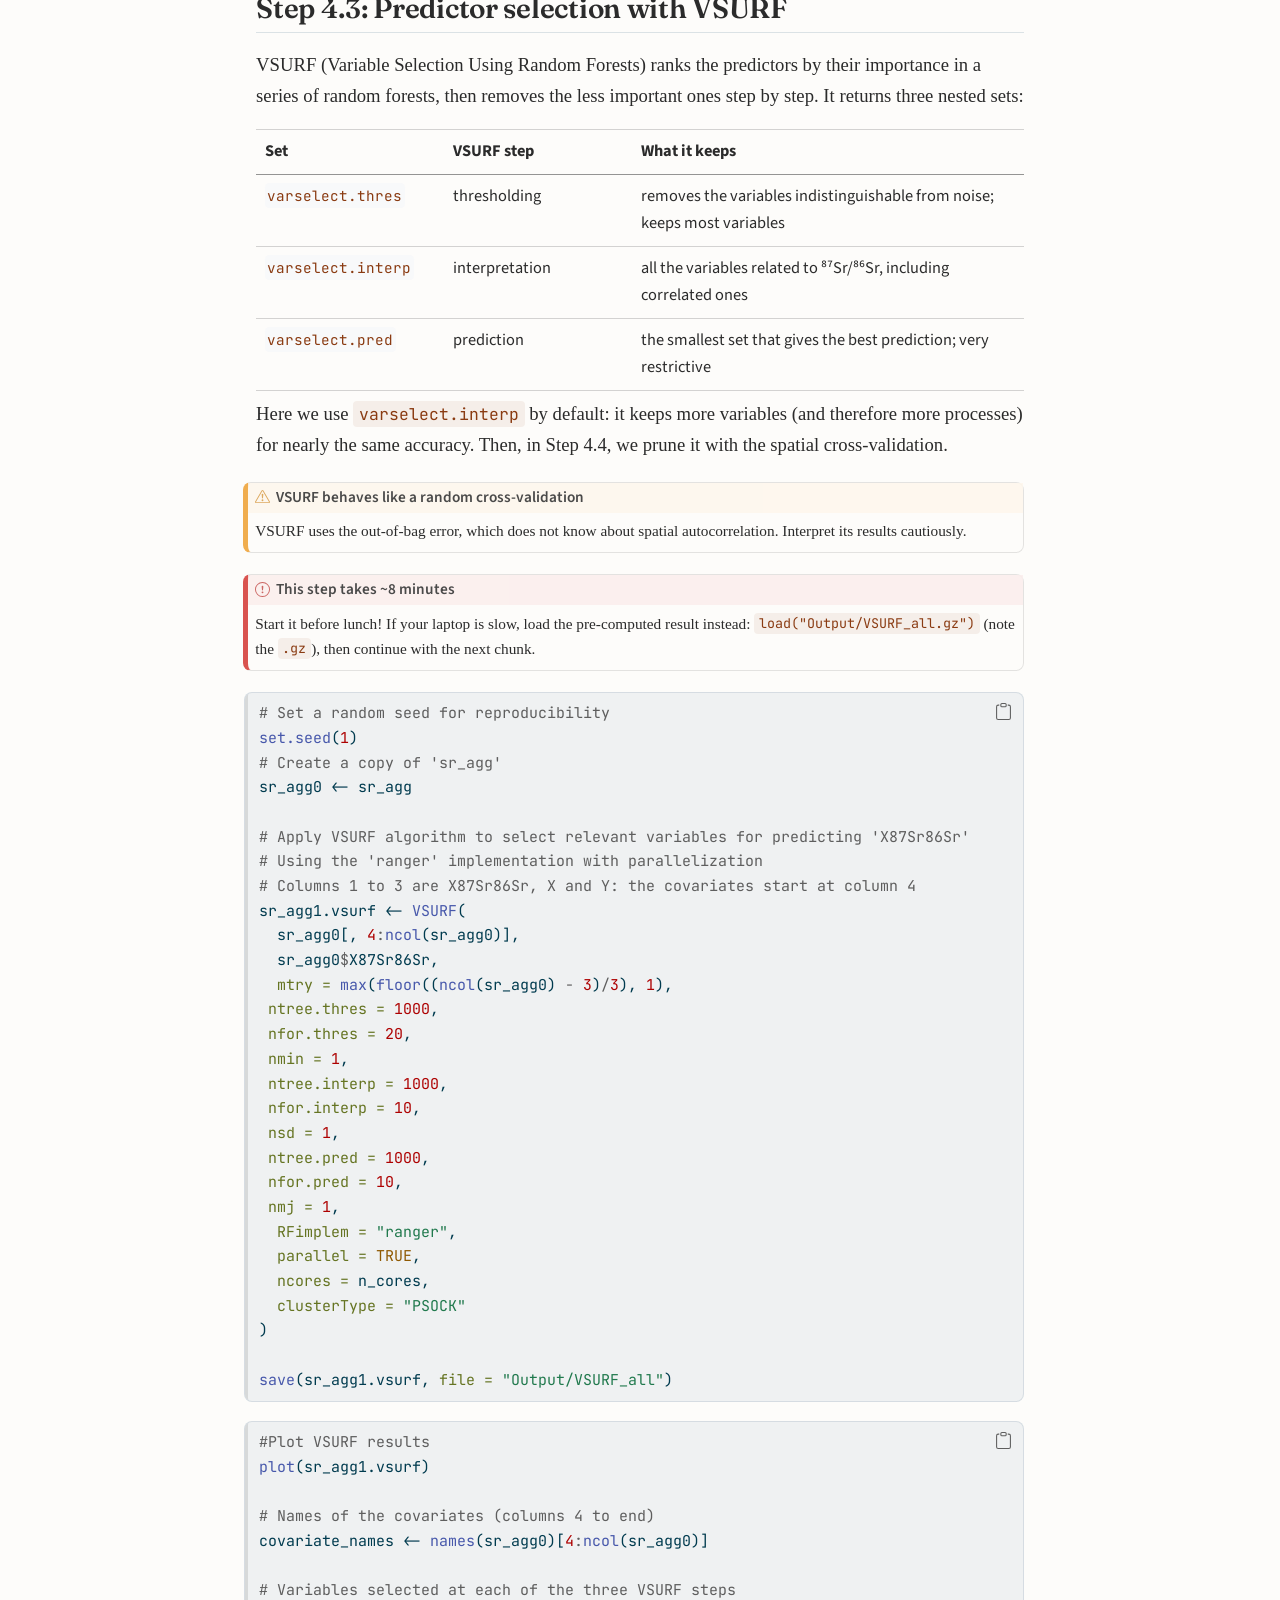
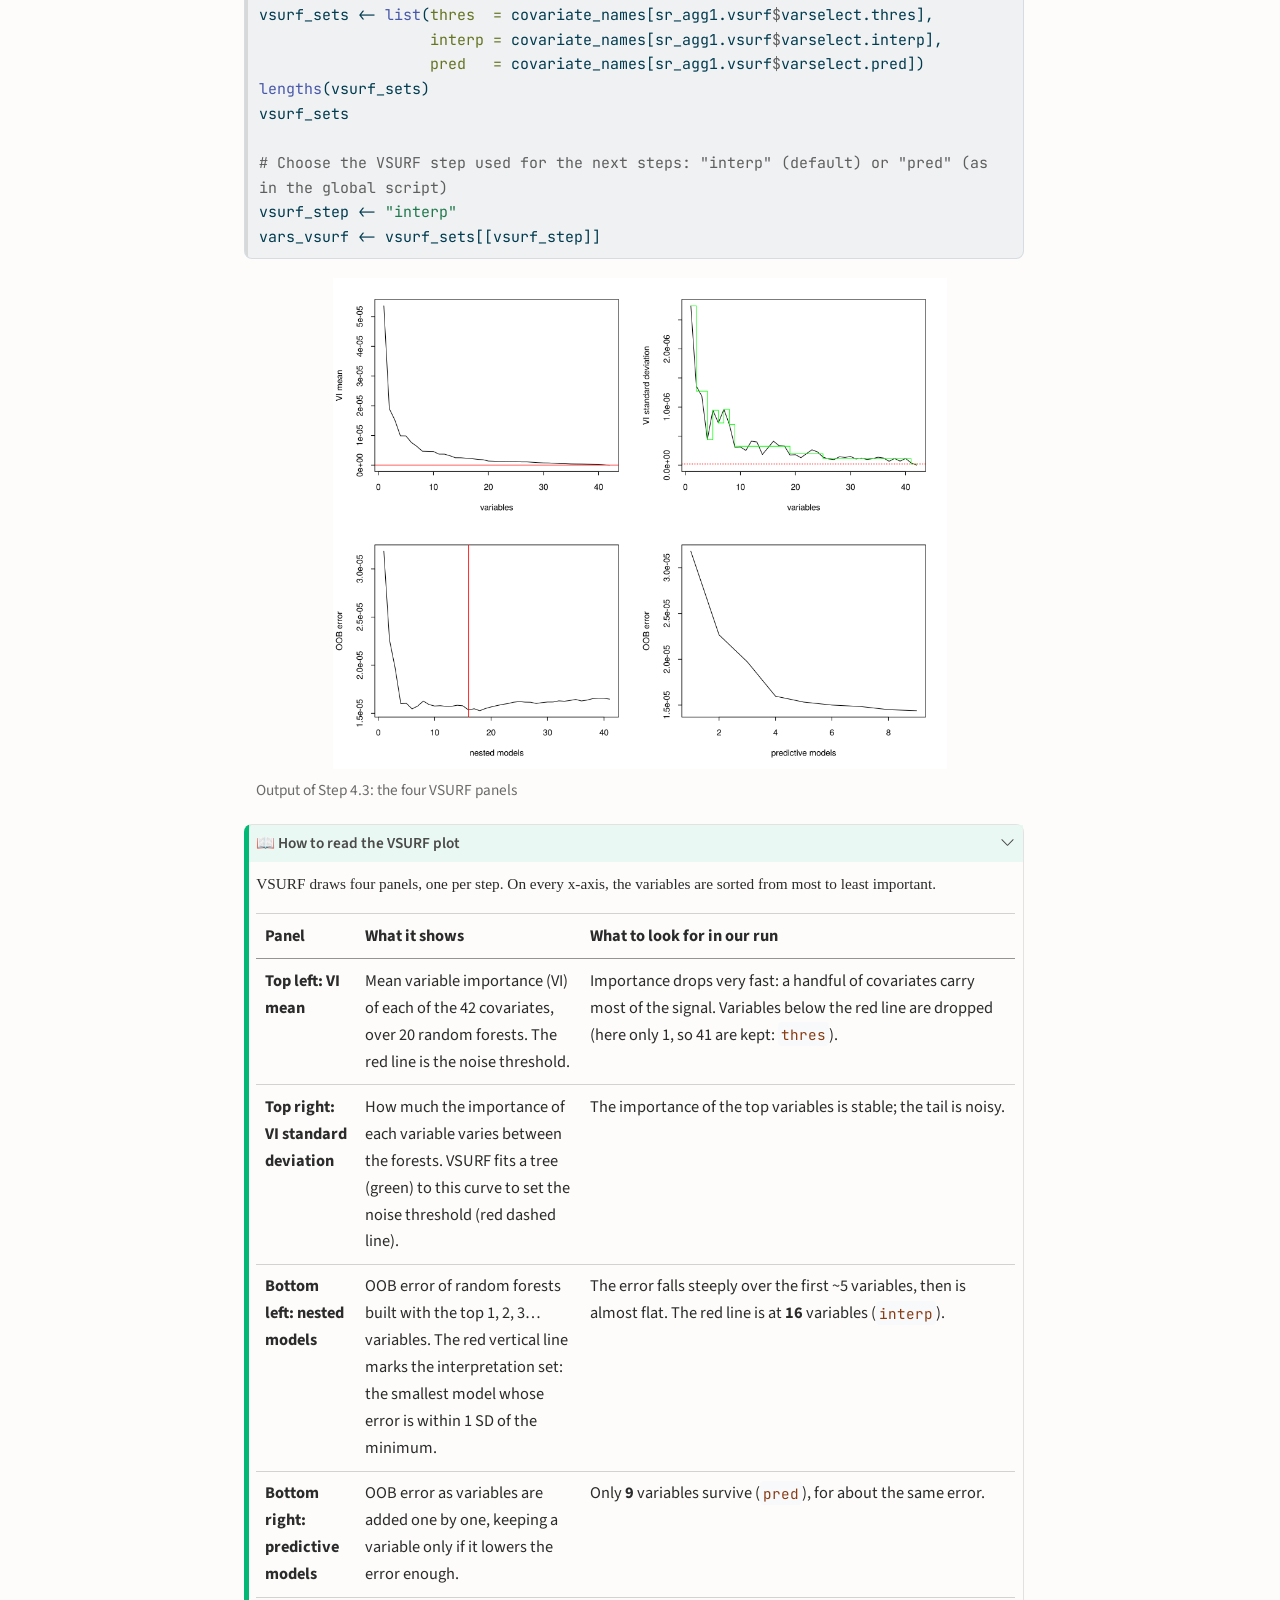
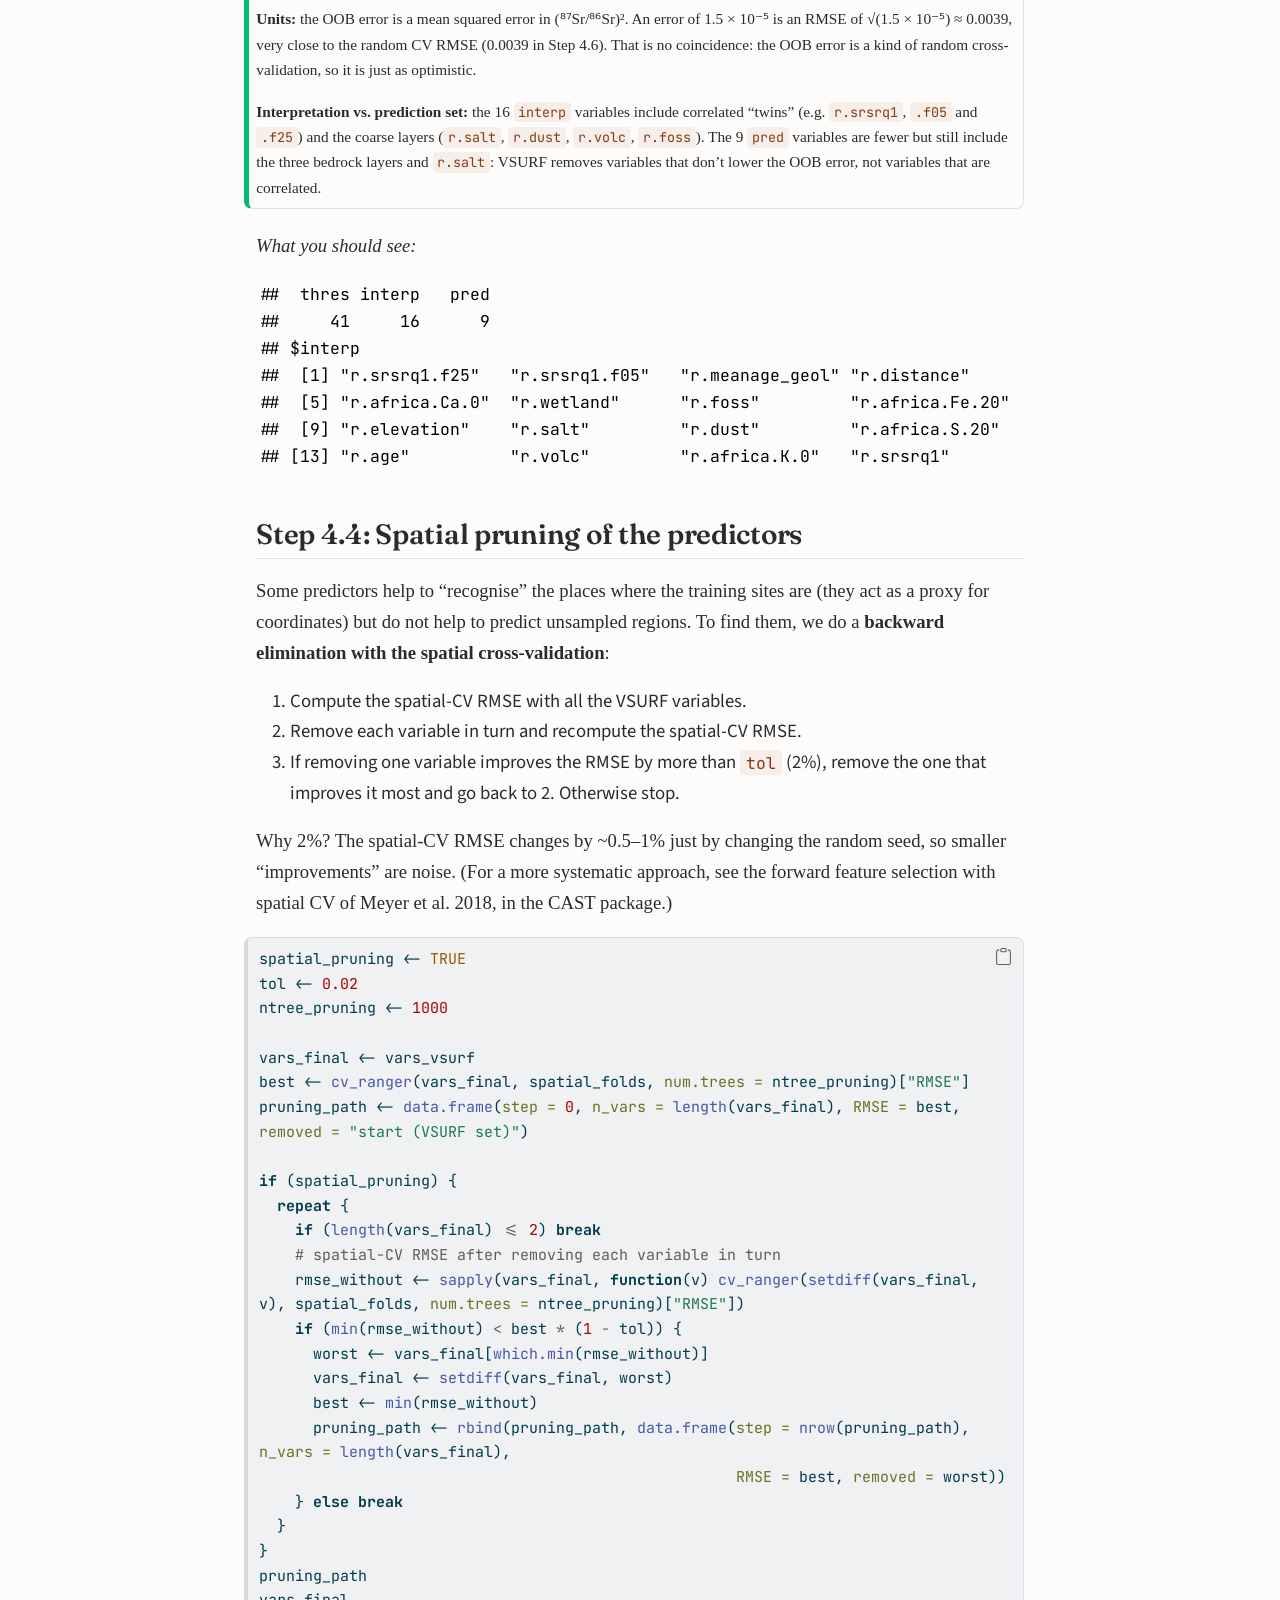
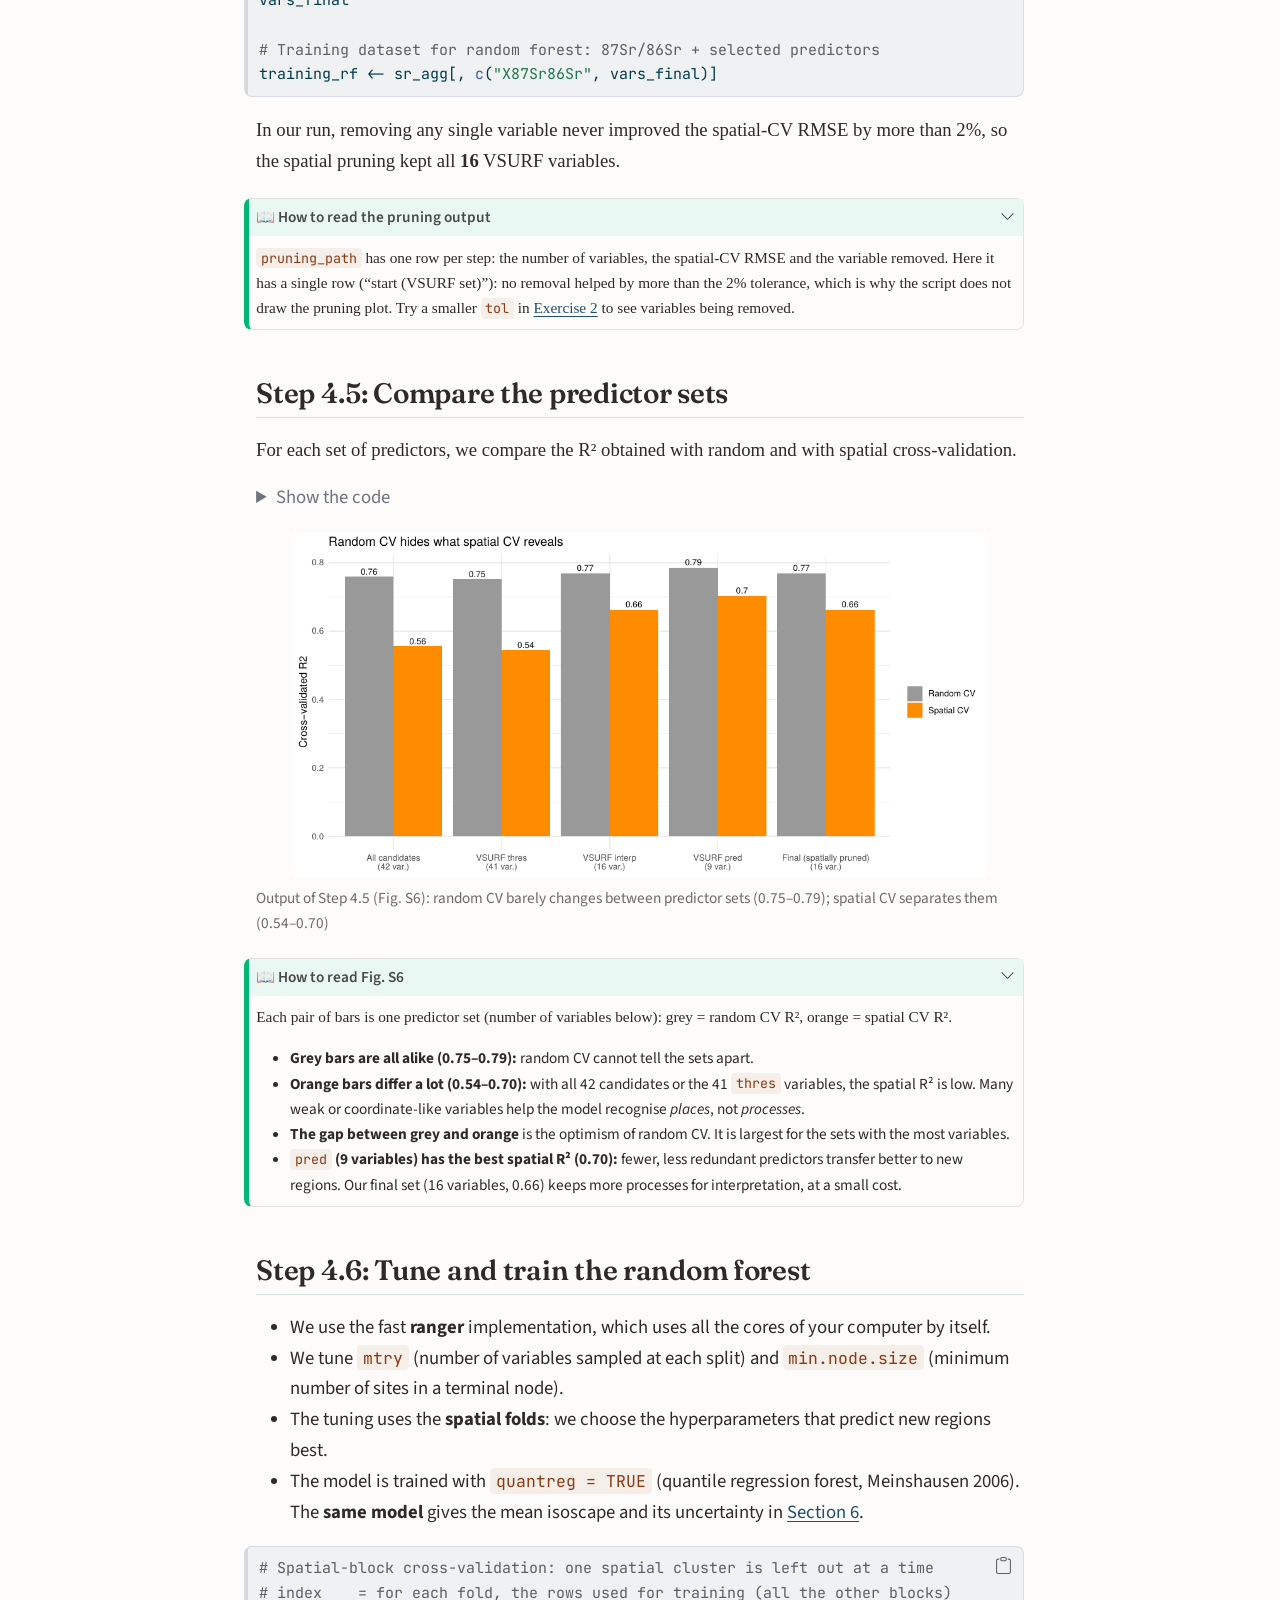
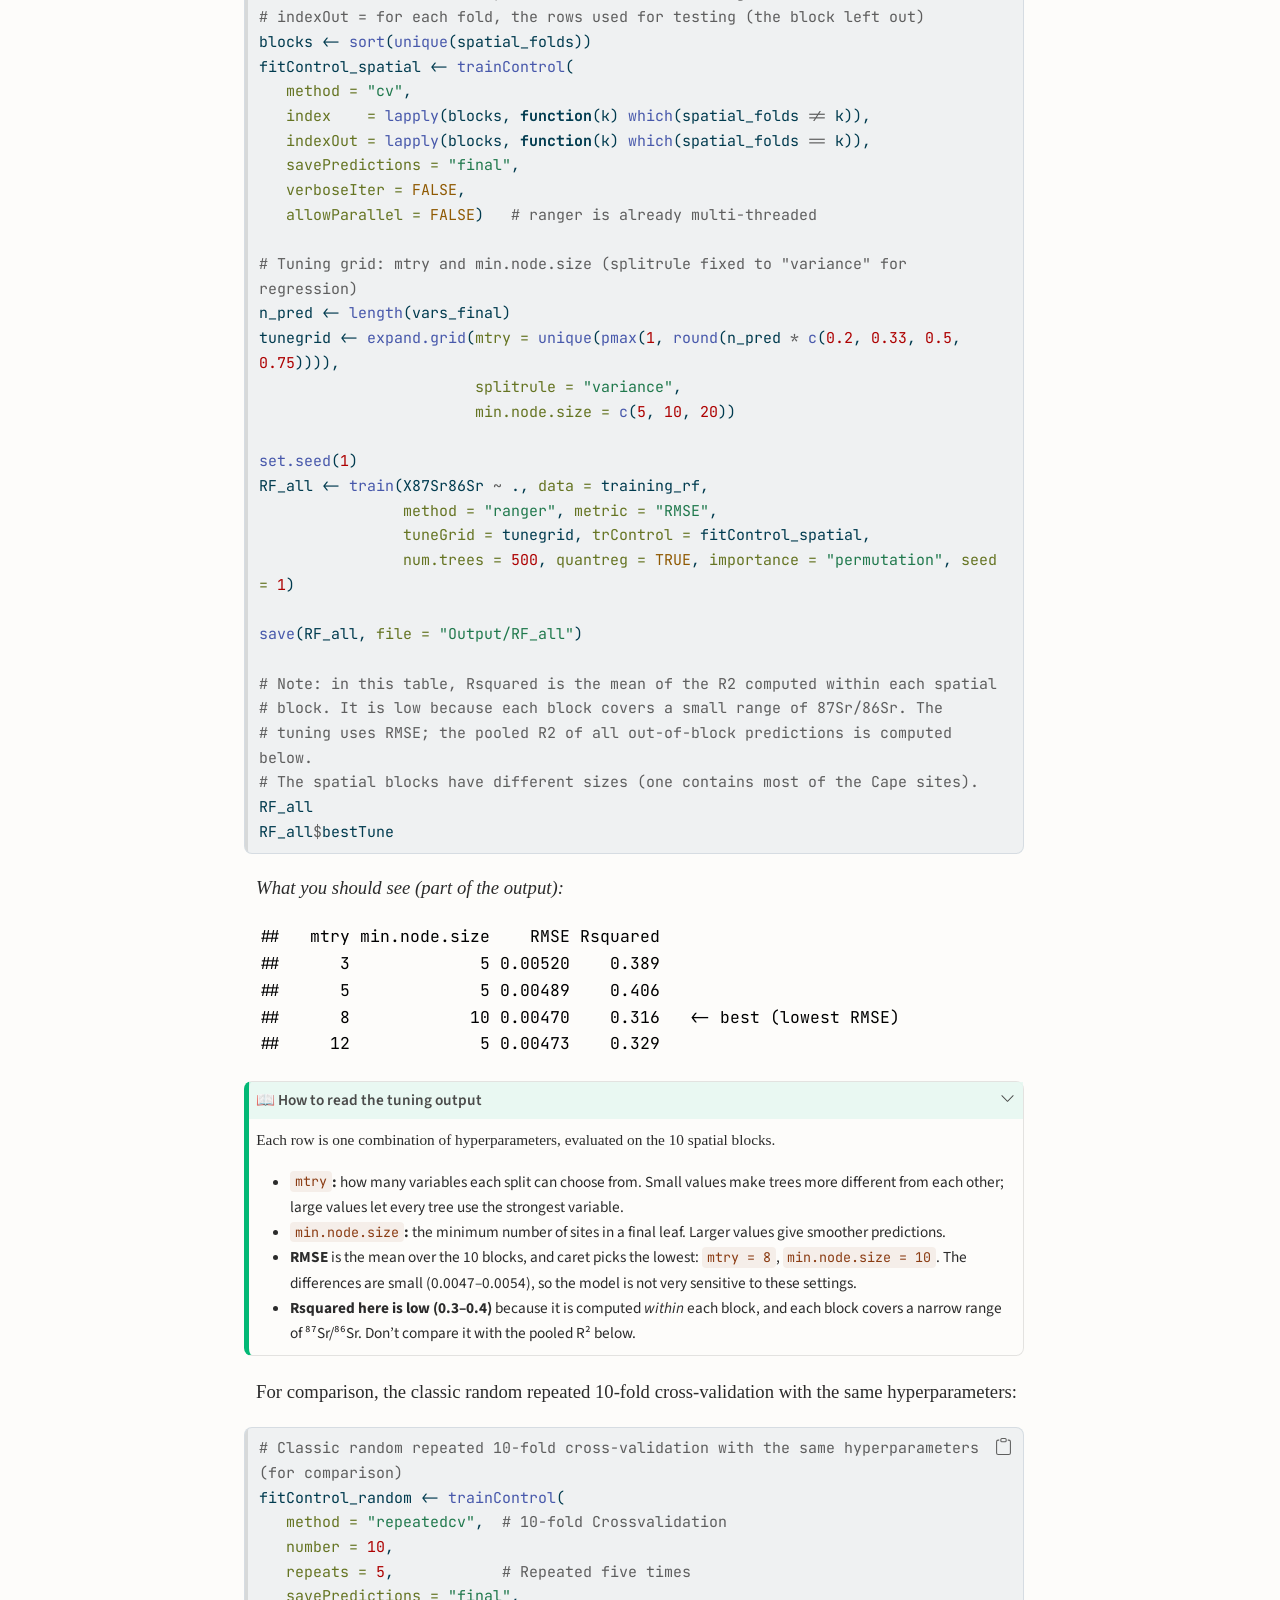
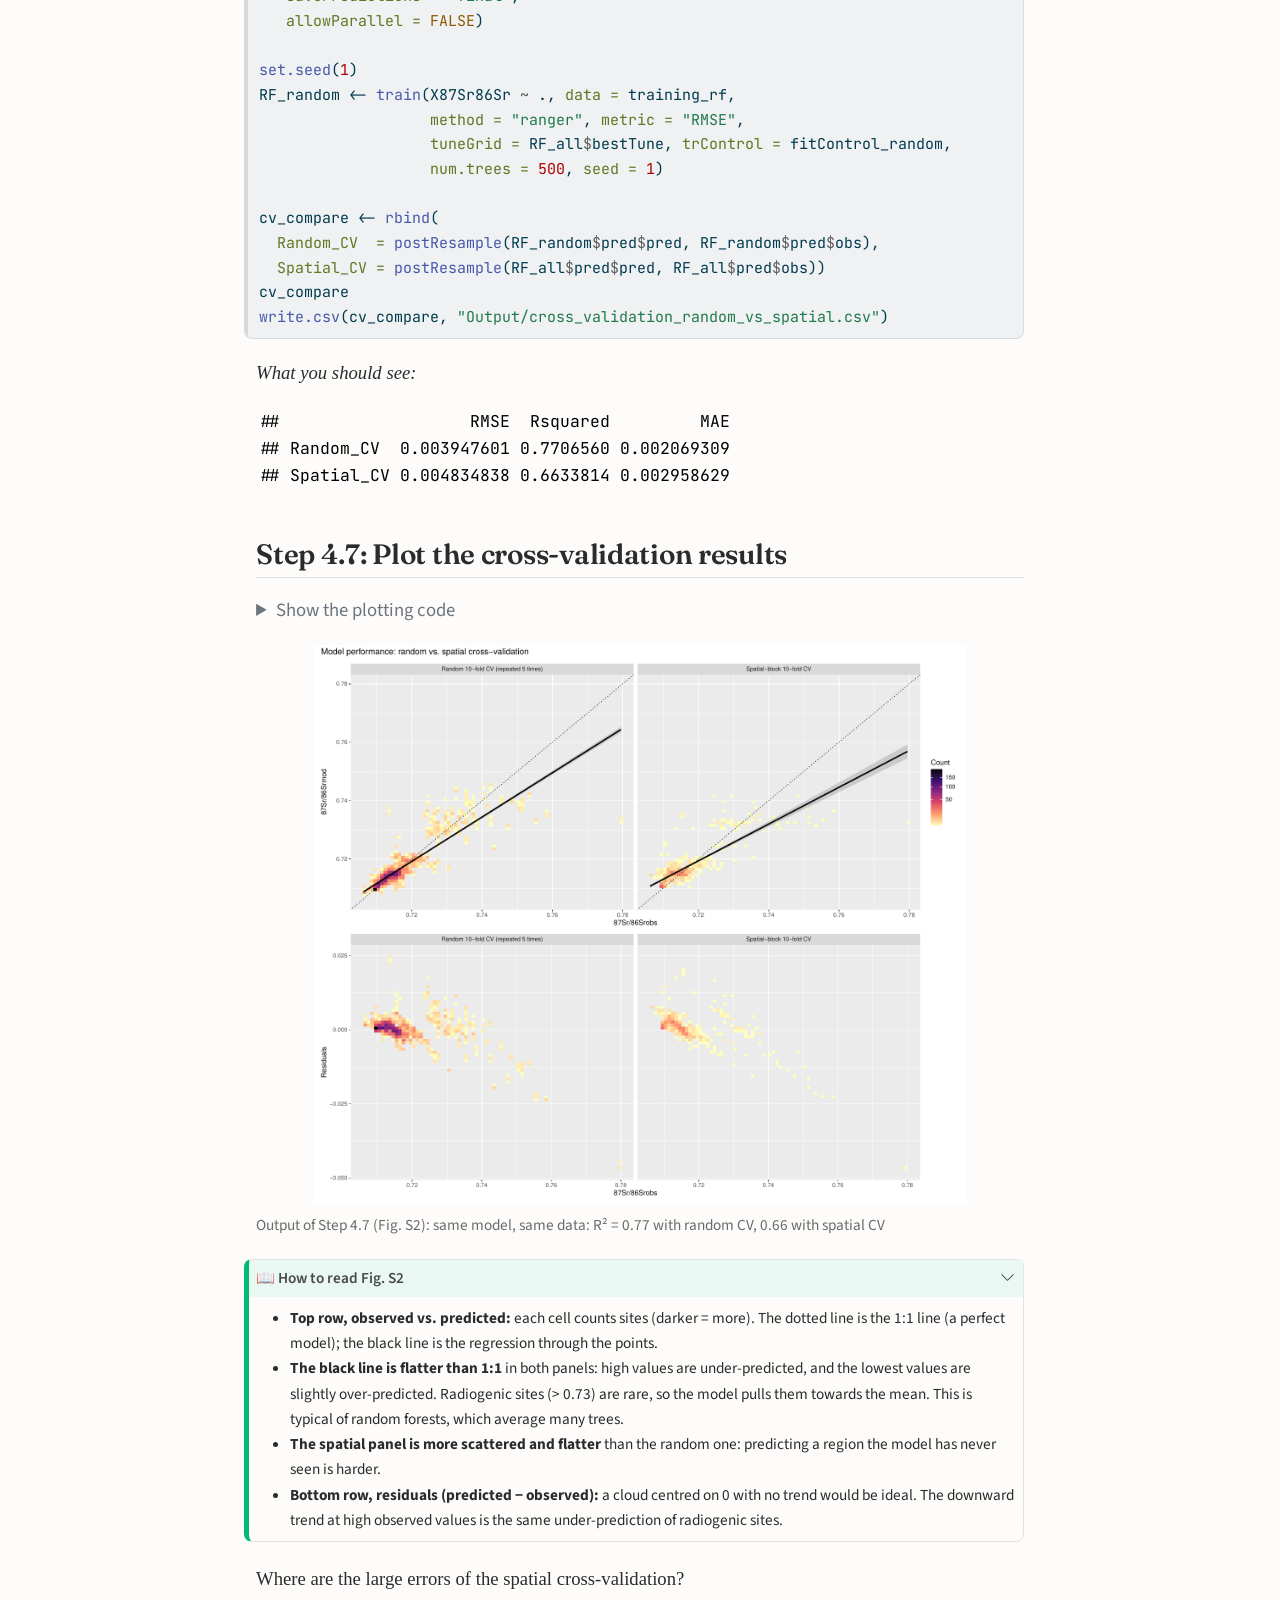
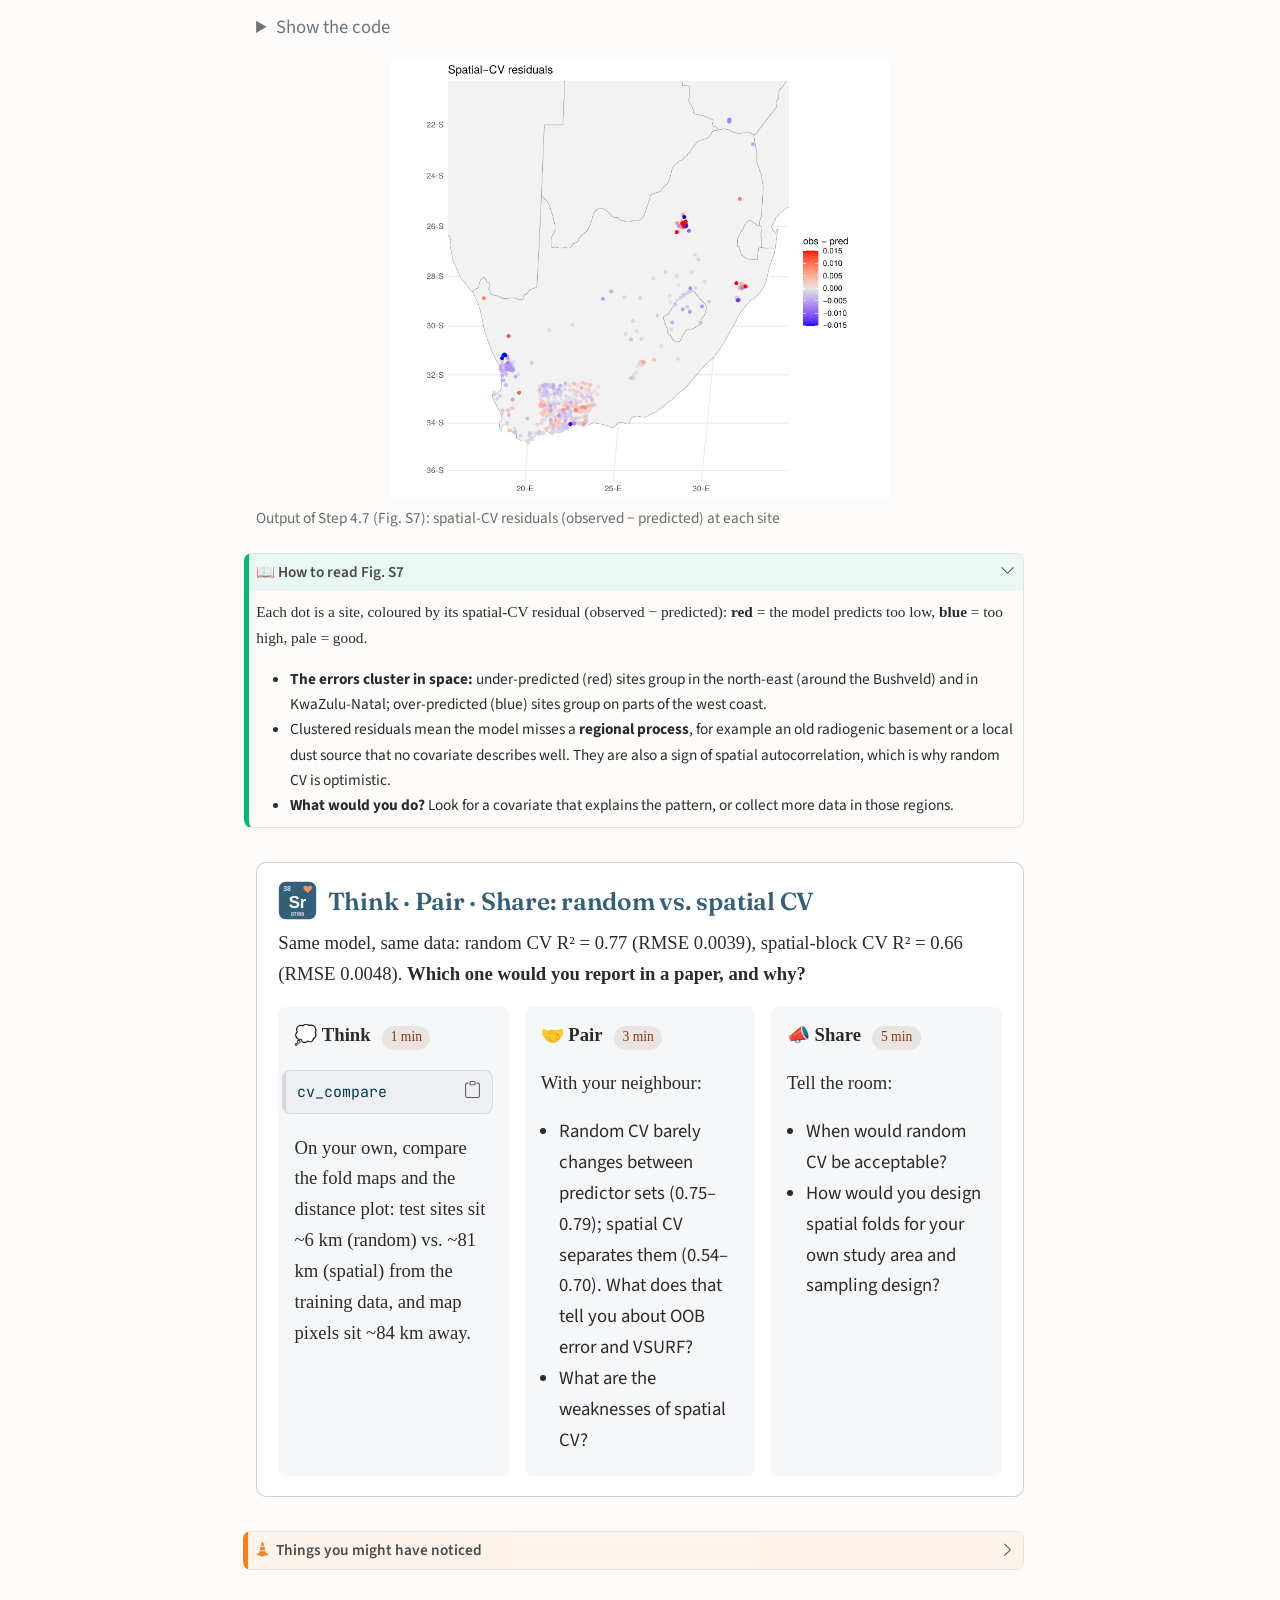
<file: docs/04-cross-validation.html>
<!DOCTYPE html>
<html xmlns="http://www.w3.org/1999/xhtml" lang="en" xml:lang="en"><head>

<meta charset="utf-8">
<meta name="generator" content="quarto-1.6.42">

<meta name="viewport" content="width=device-width, initial-scale=1.0, user-scalable=yes">

<meta name="description" content="How good is the model, and how do we know?">

<title>4. Predictor selection and cross-validation – Strontium isotope geolocation for terrestrial ecology: Module 2</title>
<style>
code{white-space: pre-wrap;}
span.smallcaps{font-variant: small-caps;}
div.columns{display: flex; gap: min(4vw, 1.5em);}
div.column{flex: auto; overflow-x: auto;}
div.hanging-indent{margin-left: 1.5em; text-indent: -1.5em;}
ul.task-list{list-style: none;}
ul.task-list li input[type="checkbox"] {
  width: 0.8em;
  margin: 0 0.8em 0.2em -1em; /* quarto-specific, see https://github.com/quarto-dev/quarto-cli/issues/4556 */ 
  vertical-align: middle;
}
/* CSS for syntax highlighting */
pre > code.sourceCode { white-space: pre; position: relative; }
pre > code.sourceCode > span { line-height: 1.25; }
pre > code.sourceCode > span:empty { height: 1.2em; }
.sourceCode { overflow: visible; }
code.sourceCode > span { color: inherit; text-decoration: inherit; }
div.sourceCode { margin: 1em 0; }
pre.sourceCode { margin: 0; }
@media screen {
div.sourceCode { overflow: auto; }
}
@media print {
pre > code.sourceCode { white-space: pre-wrap; }
pre > code.sourceCode > span { display: inline-block; text-indent: -5em; padding-left: 5em; }
}
pre.numberSource code
  { counter-reset: source-line 0; }
pre.numberSource code > span
  { position: relative; left: -4em; counter-increment: source-line; }
pre.numberSource code > span > a:first-child::before
  { content: counter(source-line);
    position: relative; left: -1em; text-align: right; vertical-align: baseline;
    border: none; display: inline-block;
    -webkit-touch-callout: none; -webkit-user-select: none;
    -khtml-user-select: none; -moz-user-select: none;
    -ms-user-select: none; user-select: none;
    padding: 0 4px; width: 4em;
  }
pre.numberSource { margin-left: 3em;  padding-left: 4px; }
div.sourceCode
  {   }
@media screen {
pre > code.sourceCode > span > a:first-child::before { text-decoration: underline; }
}
</style>


<script src="site_libs/quarto-nav/quarto-nav.js"></script>
<script src="site_libs/quarto-nav/headroom.min.js"></script>
<script src="site_libs/clipboard/clipboard.min.js"></script>
<script src="site_libs/quarto-search/autocomplete.umd.js"></script>
<script src="site_libs/quarto-search/fuse.min.js"></script>
<script src="site_libs/quarto-search/quarto-search.js"></script>
<meta name="quarto:offset" content="./">
<link href="./05-interpretation.html" rel="next">
<link href="./03-regression-matrix.html" rel="prev">
<script src="site_libs/quarto-html/quarto.js"></script>
<script src="site_libs/quarto-html/popper.min.js"></script>
<script src="site_libs/quarto-html/tippy.umd.min.js"></script>
<script src="site_libs/quarto-html/anchor.min.js"></script>
<link href="site_libs/quarto-html/tippy.css" rel="stylesheet">
<link href="site_libs/quarto-html/quarto-syntax-highlighting-b2d9fb69a705f84b18c767c904a7c72d.css" rel="stylesheet" id="quarto-text-highlighting-styles">
<script src="site_libs/bootstrap/bootstrap.min.js"></script>
<link href="site_libs/bootstrap/bootstrap-icons.css" rel="stylesheet">
<link href="site_libs/bootstrap/bootstrap-333addd1bd3a146788b4b69de38e3784.min.css" rel="stylesheet" append-hash="true" id="quarto-bootstrap" data-mode="light">
<script src="site_libs/quarto-contrib/glightbox/glightbox.min.js"></script>
<link href="site_libs/quarto-contrib/glightbox/glightbox.min.css" rel="stylesheet">
<link href="site_libs/quarto-contrib/glightbox/lightbox.css" rel="stylesheet">
<script id="quarto-search-options" type="application/json">{
  "location": "sidebar",
  "copy-button": false,
  "collapse-after": 3,
  "panel-placement": "start",
  "type": "textbox",
  "limit": 50,
  "keyboard-shortcut": [
    "f",
    "/",
    "s"
  ],
  "language": {
    "search-no-results-text": "No results",
    "search-matching-documents-text": "matching documents",
    "search-copy-link-title": "Copy link to search",
    "search-hide-matches-text": "Hide additional matches",
    "search-more-match-text": "more match in this document",
    "search-more-matches-text": "more matches in this document",
    "search-clear-button-title": "Clear",
    "search-text-placeholder": "",
    "search-detached-cancel-button-title": "Cancel",
    "search-submit-button-title": "Submit",
    "search-label": "Search"
  }
}</script>
<style>html{ scroll-behavior: smooth; }</style>


</head>

<body class="nav-sidebar docked nav-fixed">

<div id="quarto-search-results"></div>
  <header id="quarto-header" class="headroom fixed-top">
    <nav class="navbar navbar-expand-lg " data-bs-theme="dark">
      <div class="navbar-container container-fluid">
      <div class="navbar-brand-container mx-auto">
    <a class="navbar-brand" href="./index.html">
    <span class="navbar-title">Strontium isotope geolocation for terrestrial ecology: Module 2</span>
    </a>
  </div>
          <button class="navbar-toggler" type="button" data-bs-toggle="collapse" data-bs-target="#navbarCollapse" aria-controls="navbarCollapse" role="menu" aria-expanded="false" aria-label="Toggle navigation" onclick="if (window.quartoToggleHeadroom) { window.quartoToggleHeadroom(); }">
  <span class="navbar-toggler-icon"></span>
</button>
          <div class="collapse navbar-collapse" id="navbarCollapse">
            <ul class="navbar-nav navbar-nav-scroll me-auto">
  <li class="nav-item">
    <a class="nav-link active" href="./index.html" aria-current="page"> 
<span class="menu-text">Home</span></a>
  </li>  
  <li class="nav-item">
    <a class="nav-link" href="https://meganreich.github.io/Isoecol2026_Srworkshop_P3/"> 
<span class="menu-text">Module 3 →</span></a>
  </li>  
</ul>
            <ul class="navbar-nav navbar-nav-scroll ms-auto">
  <li class="nav-item compact">
    <a class="nav-link" href="https://github.com/cbataill/Isoecol2026_Srworkshop_P2"> <i class="bi bi-github" role="img" aria-label="GitHub">
</i> 
<span class="menu-text"></span></a>
  </li>  
</ul>
          </div> <!-- /navcollapse -->
            <div class="quarto-navbar-tools">
  <a href="" class="quarto-reader-toggle quarto-navigation-tool px-1" onclick="window.quartoToggleReader(); return false;" title="Toggle reader mode">
  <div class="quarto-reader-toggle-btn">
  <i class="bi"></i>
  </div>
</a>
</div>
      </div> <!-- /container-fluid -->
    </nav>
  <nav class="quarto-secondary-nav">
    <div class="container-fluid d-flex">
      <button type="button" class="quarto-btn-toggle btn" data-bs-toggle="collapse" role="button" data-bs-target=".quarto-sidebar-collapse-item" aria-controls="quarto-sidebar" aria-expanded="false" aria-label="Toggle sidebar navigation" onclick="if (window.quartoToggleHeadroom) { window.quartoToggleHeadroom(); }">
        <i class="bi bi-layout-text-sidebar-reverse"></i>
      </button>
        <nav class="quarto-page-breadcrumbs" aria-label="breadcrumb"><ol class="breadcrumb"><li class="breadcrumb-item"><a href="./00-random-forest.html">Workshop</a></li><li class="breadcrumb-item"><a href="./04-cross-validation.html">4. Predictor selection and cross-validation</a></li></ol></nav>
        <a class="flex-grow-1" role="navigation" data-bs-toggle="collapse" data-bs-target=".quarto-sidebar-collapse-item" aria-controls="quarto-sidebar" aria-expanded="false" aria-label="Toggle sidebar navigation" onclick="if (window.quartoToggleHeadroom) { window.quartoToggleHeadroom(); }">      
        </a>
      <button type="button" class="btn quarto-search-button" aria-label="Search" onclick="window.quartoOpenSearch();">
        <i class="bi bi-search"></i>
      </button>
    </div>
  </nav>
</header>
<!-- content -->
<div id="quarto-content" class="quarto-container page-columns page-rows-contents page-layout-article page-navbar">
<!-- sidebar -->
  <nav id="quarto-sidebar" class="sidebar collapse collapse-horizontal quarto-sidebar-collapse-item sidebar-navigation docked overflow-auto">
        <div class="mt-2 flex-shrink-0 align-items-center">
        <div class="sidebar-search">
        <div id="quarto-search" class="" title="Search"></div>
        </div>
        </div>
    <div class="sidebar-menu-container"> 
    <ul class="list-unstyled mt-1">
        <li class="sidebar-item">
  <div class="sidebar-item-container"> 
  <a href="./index.html" class="sidebar-item-text sidebar-link">
 <span class="menu-text">Welcome</span></a>
  </div>
</li>
        <li class="sidebar-item sidebar-item-section">
      <div class="sidebar-item-container"> 
            <a class="sidebar-item-text sidebar-link text-start" data-bs-toggle="collapse" data-bs-target="#quarto-sidebar-section-1" role="navigation" aria-expanded="true">
 <span class="menu-text">Workshop</span></a>
          <a class="sidebar-item-toggle text-start" data-bs-toggle="collapse" data-bs-target="#quarto-sidebar-section-1" role="navigation" aria-expanded="true" aria-label="Toggle section">
            <i class="bi bi-chevron-right ms-2"></i>
          </a> 
      </div>
      <ul id="quarto-sidebar-section-1" class="collapse list-unstyled sidebar-section depth1 show">  
          <li class="sidebar-item">
  <div class="sidebar-item-container"> 
  <a href="./00-random-forest.html" class="sidebar-item-text sidebar-link">
 <span class="menu-text">0. How random forest works</span></a>
  </div>
</li>
          <li class="sidebar-item">
  <div class="sidebar-item-container"> 
  <a href="./01-training-data.html" class="sidebar-item-text sidebar-link">
 <span class="menu-text">1. Training data</span></a>
  </div>
</li>
          <li class="sidebar-item">
  <div class="sidebar-item-container"> 
  <a href="./02-covariates.html" class="sidebar-item-text sidebar-link">
 <span class="menu-text">2. Covariates</span></a>
  </div>
</li>
          <li class="sidebar-item">
  <div class="sidebar-item-container"> 
  <a href="./02b-own-study-area.html" class="sidebar-item-text sidebar-link">
 <span class="menu-text">Extra: your own study area</span></a>
  </div>
</li>
          <li class="sidebar-item">
  <div class="sidebar-item-container"> 
  <a href="./03-regression-matrix.html" class="sidebar-item-text sidebar-link">
 <span class="menu-text">3. Regression matrix</span></a>
  </div>
</li>
          <li class="sidebar-item">
  <div class="sidebar-item-container"> 
  <a href="./04-cross-validation.html" class="sidebar-item-text sidebar-link active">
 <span class="menu-text">4. Predictor selection and cross-validation</span></a>
  </div>
</li>
          <li class="sidebar-item">
  <div class="sidebar-item-container"> 
  <a href="./05-interpretation.html" class="sidebar-item-text sidebar-link">
 <span class="menu-text">5. Interpreting the model</span></a>
  </div>
</li>
          <li class="sidebar-item">
  <div class="sidebar-item-container"> 
  <a href="./06-isoscape.html" class="sidebar-item-text sidebar-link">
 <span class="menu-text">6. Isoscape and uncertainty</span></a>
  </div>
</li>
          <li class="sidebar-item">
  <div class="sidebar-item-container"> 
  <a href="./07-remaining-issues.html" class="sidebar-item-text sidebar-link">
 <span class="menu-text">7. Remaining issues and ways forward</span></a>
  </div>
</li>
      </ul>
  </li>
    </ul>
    </div>
</nav>
<div id="quarto-sidebar-glass" class="quarto-sidebar-collapse-item" data-bs-toggle="collapse" data-bs-target=".quarto-sidebar-collapse-item"></div>
<!-- margin-sidebar -->
    <div id="quarto-margin-sidebar" class="sidebar margin-sidebar">
        <nav id="TOC" role="doc-toc" class="toc-active">
    <h2 id="toc-title">On this page</h2>
   
  <ul>
  <li><a href="#overview" id="toc-overview" class="nav-link active" data-scroll-target="#overview">Overview</a></li>
  <li><a href="#step-4.1-training-set" id="toc-step-4.1-training-set" class="nav-link" data-scroll-target="#step-4.1-training-set">Step 4.1: Training set</a></li>
  <li><a href="#step-4.2-random-vs.-spatial-cross-validation" id="toc-step-4.2-random-vs.-spatial-cross-validation" class="nav-link" data-scroll-target="#step-4.2-random-vs.-spatial-cross-validation">Step 4.2: Random vs.&nbsp;spatial cross-validation</a></li>
  <li><a href="#step-4.3-predictor-selection-with-vsurf" id="toc-step-4.3-predictor-selection-with-vsurf" class="nav-link" data-scroll-target="#step-4.3-predictor-selection-with-vsurf">Step 4.3: Predictor selection with VSURF</a></li>
  <li><a href="#step-4.4-spatial-pruning-of-the-predictors" id="toc-step-4.4-spatial-pruning-of-the-predictors" class="nav-link" data-scroll-target="#step-4.4-spatial-pruning-of-the-predictors">Step 4.4: Spatial pruning of the predictors</a></li>
  <li><a href="#step-4.5-compare-the-predictor-sets" id="toc-step-4.5-compare-the-predictor-sets" class="nav-link" data-scroll-target="#step-4.5-compare-the-predictor-sets">Step 4.5: Compare the predictor sets</a></li>
  <li><a href="#step-4.6-tune-and-train-the-random-forest" id="toc-step-4.6-tune-and-train-the-random-forest" class="nav-link" data-scroll-target="#step-4.6-tune-and-train-the-random-forest">Step 4.6: Tune and train the random forest</a></li>
  <li><a href="#step-4.7-plot-the-cross-validation-results" id="toc-step-4.7-plot-the-cross-validation-results" class="nav-link" data-scroll-target="#step-4.7-plot-the-cross-validation-results">Step 4.7: Plot the cross-validation results</a>
  <ul class="collapse">
  <li><a href="#think-pair-share-random-vs.-spatial-cv" id="toc-think-pair-share-random-vs.-spatial-cv" class="nav-link" data-scroll-target="#think-pair-share-random-vs.-spatial-cv">Think · Pair · Share: random vs.&nbsp;spatial CV</a></li>
  </ul></li>
  <li><a href="#exercises" id="toc-exercises" class="nav-link" data-scroll-target="#exercises">Exercises</a>
  <ul class="collapse">
  <li><a href="#exercise-1-vsurf-step" id="toc-exercise-1-vsurf-step" class="nav-link" data-scroll-target="#exercise-1-vsurf-step">Exercise 1: VSURF step</a></li>
  <li><a href="#exercise-2-pruning-tolerance" id="toc-exercise-2-pruning-tolerance" class="nav-link" data-scroll-target="#exercise-2-pruning-tolerance">Exercise 2: pruning tolerance</a></li>
  <li><a href="#exercise-3-spatial-folds" id="toc-exercise-3-spatial-folds" class="nav-link" data-scroll-target="#exercise-3-spatial-folds">Exercise 3: spatial folds</a></li>
  </ul></li>
  <li><a href="#summary" id="toc-summary" class="nav-link" data-scroll-target="#summary">Summary</a></li>
  <li><a href="#next-5.-interpreting-the-model" id="toc-next-5.-interpreting-the-model" class="nav-link" data-scroll-target="#next-5.-interpreting-the-model"><strong>Next:</strong> 5. Interpreting the model →</a></li>
  </ul>
</nav>
    </div>
<!-- main -->
<main class="content" id="quarto-document-content">

<header id="title-block-header" class="quarto-title-block default"><nav class="quarto-page-breadcrumbs quarto-title-breadcrumbs d-none d-lg-block" aria-label="breadcrumb"><ol class="breadcrumb"><li class="breadcrumb-item"><a href="./00-random-forest.html">Workshop</a></li><li class="breadcrumb-item"><a href="./04-cross-validation.html">4. Predictor selection and cross-validation</a></li></ol></nav>
<div class="quarto-title">
<h1 class="title">4. Predictor selection and cross-validation</h1>
<p class="subtitle lead">VSURF, spatial pruning and training the random forest</p>
</div>

<div>
  <div class="description">
    How good is the model, and how do we know?
  </div>
</div>


<div class="quarto-title-meta">

    
  
    <div>
    <div class="quarto-title-meta-heading">Modified</div>
    <div class="quarto-title-meta-contents">
      <p class="date-modified">October 10, 2026</p>
    </div>
  </div>
    
  </div>
  


</header>


<div class="callout callout-style-simple callout-note no-icon callout-titled">
<div class="callout-header d-flex align-content-center">
<div class="callout-icon-container">
<i class="callout-icon no-icon"></i>
</div>
<div class="callout-title-container flex-fill">
In this section
</div>
</div>
<div class="callout-body-container callout-body">
<ul>
<li><strong>You’ll learn:</strong> why random cross-validation is over-optimistic for spatial data, and how to select predictors and tune a random forest with spatial cross-validation</li>
<li><strong>You’ll need:</strong> <code>Output/sr_agg_all.txt</code> (Section 3)</li>
<li><strong>Time:</strong> about 30 minutes (plus ~8 min of VSURF over lunch)</li>
</ul>
</div>
</div>
<section id="overview" class="level2">
<h2 class="anchored" data-anchor-id="overview">Overview</h2>
<p>We now train a random forest on all the bioavailable data we prepared. Before selecting predictors and tuning the model, we need to decide <strong>how we will evaluate it</strong>, because the evaluation drives both.</p>
<div class="callout callout-style-simple callout-note no-icon callout-titled">
<div class="callout-header d-flex align-content-center">
<div class="callout-icon-container">
<i class="callout-icon no-icon"></i>
</div>
<div class="callout-title-container flex-fill">
🧭 The road map for this section
</div>
</div>
<div class="callout-body-container callout-body">
<table class="caption-top table">
<colgroup>
<col style="width: 27%">
<col style="width: 45%">
<col style="width: 27%">
</colgroup>
<thead>
<tr class="header">
<th>Step</th>
<th>Question</th>
<th>Tool</th>
</tr>
</thead>
<tbody>
<tr class="odd">
<td>4.2</td>
<td>How do we test the model fairly?</td>
<td>random vs.&nbsp;spatial cross-validation</td>
</tr>
<tr class="even">
<td>4.3</td>
<td>Which of the 42 covariates matter?</td>
<td>VSURF (random forest importance)</td>
</tr>
<tr class="odd">
<td>4.4</td>
<td>Do some of them only “memorise” places?</td>
<td>spatial pruning</td>
</tr>
<tr class="even">
<td>4.5</td>
<td>Which predictor set transfers best to new regions?</td>
<td>random vs.&nbsp;spatial CV of each set</td>
</tr>
<tr class="odd">
<td>4.6</td>
<td>Which model settings work best?</td>
<td>tuning <code>mtry</code> and <code>min.node.size</code> on spatial folds</td>
</tr>
<tr class="even">
<td>4.7</td>
<td>How good is the final model, and where does it fail?</td>
<td>observed vs.&nbsp;predicted, residual map</td>
</tr>
</tbody>
</table>
</div>
</div>
</section>
<section id="step-4.1-training-set" class="level2">
<h2 class="anchored" data-anchor-id="step-4.1-training-set">Step 4.1: Training set</h2>
<p>If Sections 1 to 3 took too long, you can start here: the training set is saved in <code>Output/</code>.</p>
<div class="cell">
<div class="sourceCode cell-code" id="cb1"><pre class="sourceCode r code-with-copy"><code class="sourceCode r"><span id="cb1-1"><a href="#cb1-1" aria-hidden="true" tabindex="-1"></a>sr_agg <span class="ot">&lt;-</span> <span class="fu">read.table</span>(<span class="st">"Output/sr_agg_all.txt"</span>, <span class="at">sep =</span> <span class="st">"</span><span class="sc">\t</span><span class="st">"</span>, <span class="at">h =</span> T)</span>
<span id="cb1-2"><a href="#cb1-2" aria-hidden="true" tabindex="-1"></a></span>
<span id="cb1-3"><a href="#cb1-3" aria-hidden="true" tabindex="-1"></a><span class="co"># Training sites as sf points (Eckert IV), used for maps and distances below</span></span>
<span id="cb1-4"><a href="#cb1-4" aria-hidden="true" tabindex="-1"></a>sites_sf <span class="ot">&lt;-</span> <span class="fu">st_as_sf</span>(sr_agg, <span class="at">coords =</span> <span class="fu">c</span>(<span class="st">"X"</span>, <span class="st">"Y"</span>), <span class="at">crs =</span> eck4, <span class="at">remove =</span> <span class="cn">FALSE</span>)</span>
<span id="cb1-5"><a href="#cb1-5" aria-hidden="true" tabindex="-1"></a></span>
<span id="cb1-6"><a href="#cb1-6" aria-hidden="true" tabindex="-1"></a><span class="co"># Small helper used throughout Step 4: cross-validated predictions of a ranger</span></span>
<span id="cb1-7"><a href="#cb1-7" aria-hidden="true" tabindex="-1"></a><span class="co"># model for a set of predictors and a vector of fold numbers (one per site).</span></span>
<span id="cb1-8"><a href="#cb1-8" aria-hidden="true" tabindex="-1"></a><span class="co"># It returns RMSE and R2 of the out-of-fold predictions.</span></span>
<span id="cb1-9"><a href="#cb1-9" aria-hidden="true" tabindex="-1"></a>cv_ranger <span class="ot">&lt;-</span> <span class="cf">function</span>(vars, folds, <span class="at">data =</span> sr_agg, <span class="at">num.trees =</span> <span class="dv">300</span>) {</span>
<span id="cb1-10"><a href="#cb1-10" aria-hidden="true" tabindex="-1"></a>  pred <span class="ot">&lt;-</span> <span class="fu">rep</span>(<span class="cn">NA_real_</span>, <span class="fu">nrow</span>(data))</span>
<span id="cb1-11"><a href="#cb1-11" aria-hidden="true" tabindex="-1"></a>  <span class="cf">for</span> (k <span class="cf">in</span> <span class="fu">unique</span>(folds)) {</span>
<span id="cb1-12"><a href="#cb1-12" aria-hidden="true" tabindex="-1"></a>    test <span class="ot">&lt;-</span> folds <span class="sc">==</span> k</span>
<span id="cb1-13"><a href="#cb1-13" aria-hidden="true" tabindex="-1"></a>    m <span class="ot">&lt;-</span> <span class="fu">ranger</span>(<span class="at">x =</span> data[<span class="sc">!</span>test, vars, <span class="at">drop =</span> <span class="cn">FALSE</span>], <span class="at">y =</span> data<span class="sc">$</span>X87Sr86Sr[<span class="sc">!</span>test],</span>
<span id="cb1-14"><a href="#cb1-14" aria-hidden="true" tabindex="-1"></a>                <span class="at">num.trees =</span> num.trees, <span class="at">seed =</span> <span class="dv">1</span>)</span>
<span id="cb1-15"><a href="#cb1-15" aria-hidden="true" tabindex="-1"></a>    pred[test] <span class="ot">&lt;-</span> <span class="fu">predict</span>(m, data[test, vars, <span class="at">drop =</span> <span class="cn">FALSE</span>])<span class="sc">$</span>predictions</span>
<span id="cb1-16"><a href="#cb1-16" aria-hidden="true" tabindex="-1"></a>  }</span>
<span id="cb1-17"><a href="#cb1-17" aria-hidden="true" tabindex="-1"></a>  <span class="fu">c</span>(<span class="at">RMSE =</span> <span class="fu">sqrt</span>(<span class="fu">mean</span>((data<span class="sc">$</span>X87Sr86Sr <span class="sc">-</span> pred)<span class="sc">^</span><span class="dv">2</span>)), <span class="at">R2 =</span> <span class="fu">cor</span>(data<span class="sc">$</span>X87Sr86Sr, pred)<span class="sc">^</span><span class="dv">2</span>)</span>
<span id="cb1-18"><a href="#cb1-18" aria-hidden="true" tabindex="-1"></a>}</span></code><button title="Copy to Clipboard" class="code-copy-button"><i class="bi"></i></button></pre></div>
</div>
</section>
<section id="step-4.2-random-vs.-spatial-cross-validation" class="level2">
<h2 class="anchored" data-anchor-id="step-4.2-random-vs.-spatial-cross-validation">Step 4.2: Random vs.&nbsp;spatial cross-validation</h2>
<p>In a regular (<strong>random</strong>) k-fold cross-validation, the sites are split at random into 10 folds, and each fold is predicted by a model trained on the other 9. But ⁸⁷Sr/⁸⁶Sr data are spatially clustered: in South Africa, most sites are in the south-western Cape. A test site almost always has a training site a few hundred metres away, with the same geology and the same ⁸⁷Sr/⁸⁶Sr. Random cross-validation therefore measures how well the model <strong>interpolates between nearby sites</strong>, not how well it predicts <strong>the large unsampled regions</strong> of the map.</p>
<p>In a <strong>spatial-block</strong> cross-validation, the folds are geographical clusters of sites (here 10 clusters made with k-means on the X/Y coordinates). The model is always tested on a region it has not seen.</p>
<div class="callout callout-style-simple callout-note">
<div class="callout-body d-flex">
<div class="callout-icon-container">
<i class="callout-icon"></i>
</div>
<div class="callout-body-container">
<p><strong>How are the blocks made?</strong> We choose the <em>number</em> of blocks (<code>centers = 10</code>); k-means then groups the sites into 10 geographical clusters, so the <em>size</em> of each block simply follows how the sites are clustered. k-means starts from random centres, but <code>nstart = 20</code> keeps the best of 20 starts and <code>set.seed(1)</code> makes the result reproducible. The block size is not estimated or optimised: we only <em>check</em> afterwards (Fig. S5) that the spatial CV distances look like the map’s. Methods such as kNNDM (<code>CAST::knndm()</code>, Linnenbrink et al.&nbsp;2024) go further and build the folds so that the two distance distributions match.</p>
</div>
</div>
</div>
<div class="cell">
<div class="sourceCode cell-code" id="cb2"><pre class="sourceCode r code-with-copy"><code class="sourceCode r"><span id="cb2-1"><a href="#cb2-1" aria-hidden="true" tabindex="-1"></a><span class="co"># Random folds (10-fold)</span></span>
<span id="cb2-2"><a href="#cb2-2" aria-hidden="true" tabindex="-1"></a><span class="fu">set.seed</span>(<span class="dv">1</span>)</span>
<span id="cb2-3"><a href="#cb2-3" aria-hidden="true" tabindex="-1"></a>random_folds <span class="ot">&lt;-</span> <span class="fu">sample</span>(<span class="fu">rep</span>(<span class="dv">1</span><span class="sc">:</span><span class="dv">10</span>, <span class="at">length.out =</span> <span class="fu">nrow</span>(sr_agg)))</span>
<span id="cb2-4"><a href="#cb2-4" aria-hidden="true" tabindex="-1"></a></span>
<span id="cb2-5"><a href="#cb2-5" aria-hidden="true" tabindex="-1"></a><span class="co"># Spatial folds: 10 geographical clusters of sites (k-means on the coordinates)</span></span>
<span id="cb2-6"><a href="#cb2-6" aria-hidden="true" tabindex="-1"></a><span class="co"># (more advanced alternatives: blockCV package, or CAST::knndm, Linnenbrink et al., 2024)</span></span>
<span id="cb2-7"><a href="#cb2-7" aria-hidden="true" tabindex="-1"></a><span class="fu">set.seed</span>(<span class="dv">1</span>)</span>
<span id="cb2-8"><a href="#cb2-8" aria-hidden="true" tabindex="-1"></a>spatial_folds <span class="ot">&lt;-</span> <span class="fu">kmeans</span>(sr_agg[, <span class="fu">c</span>(<span class="st">"X"</span>, <span class="st">"Y"</span>)], <span class="at">centers =</span> <span class="dv">10</span>, <span class="at">nstart =</span> <span class="dv">20</span>)<span class="sc">$</span>cluster</span>
<span id="cb2-9"><a href="#cb2-9" aria-hidden="true" tabindex="-1"></a></span>
<span id="cb2-10"><a href="#cb2-10" aria-hidden="true" tabindex="-1"></a><span class="co"># Map of the two fold designs</span></span>
<span id="cb2-11"><a href="#cb2-11" aria-hidden="true" tabindex="-1"></a><span class="fu">par</span>(<span class="at">mfrow =</span> <span class="fu">c</span>(<span class="dv">1</span>, <span class="dv">2</span>), <span class="at">mar =</span> <span class="fu">c</span>(<span class="dv">0</span>, <span class="dv">0</span>, <span class="dv">2</span>, <span class="dv">0</span>))</span>
<span id="cb2-12"><a href="#cb2-12" aria-hidden="true" tabindex="-1"></a><span class="fu">plot</span>(<span class="fu">st_geometry</span>(za_p), <span class="at">main =</span> <span class="st">"Random 10-fold CV"</span>, <span class="at">border =</span> <span class="st">"grey50"</span>)</span>
<span id="cb2-13"><a href="#cb2-13" aria-hidden="true" tabindex="-1"></a><span class="fu">points</span>(sr_agg<span class="sc">$</span>X, sr_agg<span class="sc">$</span>Y, <span class="at">col =</span> <span class="fu">rainbow</span>(<span class="dv">10</span>)[random_folds], <span class="at">pch =</span> <span class="dv">16</span>, <span class="at">cex =</span> <span class="fl">0.6</span>)</span>
<span id="cb2-14"><a href="#cb2-14" aria-hidden="true" tabindex="-1"></a><span class="fu">plot</span>(<span class="fu">st_geometry</span>(za_p), <span class="at">main =</span> <span class="st">"Spatial-block 10-fold CV"</span>, <span class="at">border =</span> <span class="st">"grey50"</span>)</span>
<span id="cb2-15"><a href="#cb2-15" aria-hidden="true" tabindex="-1"></a><span class="fu">points</span>(sr_agg<span class="sc">$</span>X, sr_agg<span class="sc">$</span>Y, <span class="at">col =</span> <span class="fu">rainbow</span>(<span class="dv">10</span>)[spatial_folds], <span class="at">pch =</span> <span class="dv">16</span>, <span class="at">cex =</span> <span class="fl">0.6</span>)</span></code><button title="Copy to Clipboard" class="code-copy-button"><i class="bi"></i></button></pre></div>
</div>
<div class="quarto-figure quarto-figure-center">
<figure class="figure">
<p><a href="images/step4-folds.png" class="lightbox" data-gallery="quarto-lightbox-gallery-1" title="Output of Step 4.2: random folds are mixed everywhere; spatial folds are blocks"><img src="images/step4-folds.png" class="img-fluid figure-img" style="width:85.0%" alt="Output of Step 4.2: random folds are mixed everywhere; spatial folds are blocks"></a></p>
<figcaption>Output of Step 4.2: random folds are mixed everywhere; spatial folds are blocks</figcaption>
</figure>
</div>
<p>The spatial blocks are very unequal: the smallest holds 5 sites and the largest 112.</p>
<div class="callout callout-style-default callout-tip no-icon callout-titled">
<div class="callout-header d-flex align-content-center" data-bs-toggle="collapse" data-bs-target=".callout-3-contents" aria-controls="callout-3" aria-expanded="true" aria-label="Toggle callout">
<div class="callout-icon-container">
<i class="callout-icon no-icon"></i>
</div>
<div class="callout-title-container flex-fill">
📖 How to read the fold maps
</div>
<div class="callout-btn-toggle d-inline-block border-0 py-1 ps-1 pe-0 float-end"><i class="callout-toggle"></i></div>
</div>
<div id="callout-3" class="callout-3-contents callout-collapse collapse show">
<div class="callout-body-container callout-body">
<p>Each dot is a training site, coloured by the fold it belongs to.</p>
<ul>
<li><strong>Random CV (left):</strong> the colours are mixed everywhere. When one fold is left out for testing, every test site still has neighbours of other colours (in the training set) a few hundred metres away.</li>
<li><strong>Spatial CV (right):</strong> each colour is a geographical block. When a block is left out, the model must predict a whole region it has never seen, just like the unsampled parts of the map.</li>
</ul>
</div>
</div>
</div>
<p>A good cross-validation should mimic the prediction situation (Meyer &amp; Pebesma, 2022). We compare the distance from each test site to its nearest training site with the distance from each pixel of the map to its nearest training site.</p>
<div class="cell">
<details class="code-fold">
<summary>Show the code</summary>
<div class="sourceCode cell-code" id="cb3"><pre class="sourceCode r code-with-copy"><code class="sourceCode r"><span id="cb3-1"><a href="#cb3-1" aria-hidden="true" tabindex="-1"></a><span class="co"># Distance (km) from each point of 'from' to its nearest point in 'to'</span></span>
<span id="cb3-2"><a href="#cb3-2" aria-hidden="true" tabindex="-1"></a>nn_dist <span class="ot">&lt;-</span> <span class="cf">function</span>(from, to) {</span>
<span id="cb3-3"><a href="#cb3-3" aria-hidden="true" tabindex="-1"></a>  idx <span class="ot">&lt;-</span> <span class="fu">st_nearest_feature</span>(from, to)</span>
<span id="cb3-4"><a href="#cb3-4" aria-hidden="true" tabindex="-1"></a>  <span class="fu">as.numeric</span>(<span class="fu">st_distance</span>(from, to[idx, ], <span class="at">by_element =</span> <span class="cn">TRUE</span>)) <span class="sc">/</span> <span class="dv">1000</span></span>
<span id="cb3-5"><a href="#cb3-5" aria-hidden="true" tabindex="-1"></a>}</span>
<span id="cb3-6"><a href="#cb3-6" aria-hidden="true" tabindex="-1"></a></span>
<span id="cb3-7"><a href="#cb3-7" aria-hidden="true" tabindex="-1"></a><span class="co"># 1. Prediction situation: 5000 random pixels of the map -&gt; nearest training site</span></span>
<span id="cb3-8"><a href="#cb3-8" aria-hidden="true" tabindex="-1"></a>map_pts <span class="ot">&lt;-</span> <span class="fu">st_as_sf</span>(<span class="fu">spatSample</span>(r.srsrq1, <span class="at">size =</span> <span class="dv">5000</span>, <span class="at">method =</span> <span class="st">"random"</span>, <span class="at">na.rm =</span> <span class="cn">TRUE</span>, <span class="at">as.points =</span> <span class="cn">TRUE</span>))</span>
<span id="cb3-9"><a href="#cb3-9" aria-hidden="true" tabindex="-1"></a>map_pts <span class="ot">&lt;-</span> <span class="fu">suppressWarnings</span>(<span class="fu">st_set_crs</span>(map_pts, <span class="fu">st_crs</span>(sites_sf)))   <span class="co"># same Eckert IV projection, harmonise the CRS label</span></span>
<span id="cb3-10"><a href="#cb3-10" aria-hidden="true" tabindex="-1"></a>d_map <span class="ot">&lt;-</span> <span class="fu">nn_dist</span>(map_pts, sites_sf)</span>
<span id="cb3-11"><a href="#cb3-11" aria-hidden="true" tabindex="-1"></a></span>
<span id="cb3-12"><a href="#cb3-12" aria-hidden="true" tabindex="-1"></a><span class="co"># 2. Cross-validation situation: each test site -&gt; nearest training site of the other folds</span></span>
<span id="cb3-13"><a href="#cb3-13" aria-hidden="true" tabindex="-1"></a>cv_dist <span class="ot">&lt;-</span> <span class="cf">function</span>(folds) {</span>
<span id="cb3-14"><a href="#cb3-14" aria-hidden="true" tabindex="-1"></a>  <span class="fu">unlist</span>(<span class="fu">lapply</span>(<span class="fu">unique</span>(folds), <span class="cf">function</span>(k) <span class="fu">nn_dist</span>(sites_sf[folds <span class="sc">==</span> k, ], sites_sf[folds <span class="sc">!=</span> k, ])))</span>
<span id="cb3-15"><a href="#cb3-15" aria-hidden="true" tabindex="-1"></a>}</span>
<span id="cb3-16"><a href="#cb3-16" aria-hidden="true" tabindex="-1"></a>d_random  <span class="ot">&lt;-</span> <span class="fu">cv_dist</span>(random_folds)</span>
<span id="cb3-17"><a href="#cb3-17" aria-hidden="true" tabindex="-1"></a>d_spatial <span class="ot">&lt;-</span> <span class="fu">cv_dist</span>(spatial_folds)</span>
<span id="cb3-18"><a href="#cb3-18" aria-hidden="true" tabindex="-1"></a></span>
<span id="cb3-19"><a href="#cb3-19" aria-hidden="true" tabindex="-1"></a>dist_df <span class="ot">&lt;-</span> <span class="fu">rbind</span>(<span class="fu">data.frame</span>(<span class="at">type =</span> <span class="st">"Map pixels -&gt; training sites (prediction)"</span>, <span class="at">dist =</span> d_map),</span>
<span id="cb3-20"><a href="#cb3-20" aria-hidden="true" tabindex="-1"></a>                 <span class="fu">data.frame</span>(<span class="at">type =</span> <span class="st">"Random CV: test -&gt; training sites"</span>, <span class="at">dist =</span> d_random),</span>
<span id="cb3-21"><a href="#cb3-21" aria-hidden="true" tabindex="-1"></a>                 <span class="fu">data.frame</span>(<span class="at">type =</span> <span class="st">"Spatial CV: test -&gt; training sites"</span>, <span class="at">dist =</span> d_spatial))</span>
<span id="cb3-22"><a href="#cb3-22" aria-hidden="true" tabindex="-1"></a></span>
<span id="cb3-23"><a href="#cb3-23" aria-hidden="true" tabindex="-1"></a>p_dist <span class="ot">&lt;-</span> <span class="fu">ggplot</span>(dist_df, <span class="fu">aes</span>(<span class="at">x =</span> dist <span class="sc">+</span> <span class="fl">0.1</span>, <span class="at">colour =</span> type, <span class="at">fill =</span> type)) <span class="sc">+</span></span>
<span id="cb3-24"><a href="#cb3-24" aria-hidden="true" tabindex="-1"></a>  <span class="fu">geom_density</span>(<span class="at">alpha =</span> <span class="fl">0.2</span>) <span class="sc">+</span></span>
<span id="cb3-25"><a href="#cb3-25" aria-hidden="true" tabindex="-1"></a>  <span class="fu">scale_x_log10</span>(<span class="at">breaks =</span> <span class="fu">c</span>(<span class="fl">0.1</span>, <span class="dv">1</span>, <span class="dv">10</span>, <span class="dv">100</span>, <span class="dv">1000</span>), <span class="at">labels =</span> <span class="fu">c</span>(<span class="st">"0"</span>, <span class="st">"1"</span>, <span class="st">"10"</span>, <span class="st">"100"</span>, <span class="st">"1000"</span>)) <span class="sc">+</span></span>
<span id="cb3-26"><a href="#cb3-26" aria-hidden="true" tabindex="-1"></a>  <span class="fu">labs</span>(<span class="at">x =</span> <span class="st">"Distance to nearest training site (km, log scale)"</span>, <span class="at">y =</span> <span class="st">"Density"</span>, <span class="at">colour =</span> <span class="cn">NULL</span>, <span class="at">fill =</span> <span class="cn">NULL</span>) <span class="sc">+</span></span>
<span id="cb3-27"><a href="#cb3-27" aria-hidden="true" tabindex="-1"></a>  <span class="fu">theme_minimal</span>() <span class="sc">+</span> <span class="fu">theme</span>(<span class="at">legend.position =</span> <span class="st">"bottom"</span>, <span class="at">legend.direction =</span> <span class="st">"vertical"</span>)</span>
<span id="cb3-28"><a href="#cb3-28" aria-hidden="true" tabindex="-1"></a>p_dist</span>
<span id="cb3-29"><a href="#cb3-29" aria-hidden="true" tabindex="-1"></a><span class="fu">ggsave</span>(<span class="st">"Output/FigS5_distances_CV.pdf"</span>, p_dist, <span class="at">width =</span> <span class="dv">8</span>, <span class="at">height =</span> <span class="dv">6</span>)</span>
<span id="cb3-30"><a href="#cb3-30" aria-hidden="true" tabindex="-1"></a></span>
<span id="cb3-31"><a href="#cb3-31" aria-hidden="true" tabindex="-1"></a><span class="co"># Median distances (km)</span></span>
<span id="cb3-32"><a href="#cb3-32" aria-hidden="true" tabindex="-1"></a><span class="fu">round</span>(<span class="fu">c</span>(<span class="at">map =</span> <span class="fu">median</span>(d_map), <span class="at">random_CV =</span> <span class="fu">median</span>(d_random), <span class="at">spatial_CV =</span> <span class="fu">median</span>(d_spatial)), <span class="dv">1</span>)</span></code><button title="Copy to Clipboard" class="code-copy-button"><i class="bi"></i></button></pre></div>
</details>
</div>
<div class="quarto-figure quarto-figure-center">
<figure class="figure">
<p><a href="images/figS5-distances.png" class="lightbox" data-gallery="quarto-lightbox-gallery-2" title="Output of Step 4.2 (Fig. S5): distance to the nearest training site for map pixels, random CV and spatial CV"><img src="images/figS5-distances.png" class="img-fluid figure-img" style="width:80.0%" alt="Output of Step 4.2 (Fig. S5): distance to the nearest training site for map pixels, random CV and spatial CV"></a></p>
<figcaption>Output of Step 4.2 (Fig. S5): distance to the nearest training site for map pixels, random CV and spatial CV</figcaption>
</figure>
</div>
<p><em>What you should see:</em></p>
<pre><code>##        map  random_CV spatial_CV
##       83.8        5.5       80.5</code></pre>
<div class="callout callout-style-default callout-tip no-icon callout-titled">
<div class="callout-header d-flex align-content-center" data-bs-toggle="collapse" data-bs-target=".callout-4-contents" aria-controls="callout-4" aria-expanded="true" aria-label="Toggle callout">
<div class="callout-icon-container">
<i class="callout-icon no-icon"></i>
</div>
<div class="callout-title-container flex-fill">
📖 How to read Fig. S5
</div>
<div class="callout-btn-toggle d-inline-block border-0 py-1 ps-1 pe-0 float-end"><i class="callout-toggle"></i></div>
</div>
<div id="callout-4" class="callout-4-contents callout-collapse collapse show">
<div class="callout-body-container callout-body">
<p>Each curve is the distribution of a distance to the nearest training site (log scale: 1, 10, 100 km).</p>
<ul>
<li><strong>Red, map pixels → training sites:</strong> the <em>prediction situation</em>. Most pixels of South Africa are 30–300 km from any data.</li>
<li><strong>Green, random CV:</strong> the test sites are 0.1–30 km from training data, far closer than the map pixels. Random CV tests an easier problem than the one we actually face.</li>
<li><strong>Blue, spatial CV:</strong> the curve overlaps the red one. Spatial CV tests the model at the distances where it will be used.</li>
</ul>
<p><strong>What to look for:</strong> the CV curve that matches the red one gives the most honest error estimate.</p>
</div>
</div>
</div>
<div class="callout callout-style-default callout-warning no-icon callout-titled">
<div class="callout-header d-flex align-content-center">
<div class="callout-icon-container">
<i class="callout-icon no-icon"></i>
</div>
<div class="callout-title-container flex-fill">
🔍 Look carefully
</div>
</div>
<div class="callout-body-container callout-body">
<p>In random cross-validation, the test sites are typically a few km from a training site (median ~6 km), whereas the median map pixel is ~84 km from any data. The spatial cross-validation (~81 km) is much closer to the real prediction situation. <strong>This is why we use the spatial cross-validation for predictor selection (Step 4.4) and tuning (Step 4.6).</strong></p>
</div>
</div>
</section>
<section id="step-4.3-predictor-selection-with-vsurf" class="level2">
<h2 class="anchored" data-anchor-id="step-4.3-predictor-selection-with-vsurf">Step 4.3: Predictor selection with VSURF</h2>
<p>VSURF (Variable Selection Using Random Forests) ranks the predictors by their importance in a series of random forests, then removes the less important ones step by step. It returns three nested sets:</p>
<table class="caption-top table">
<colgroup>
<col style="width: 24%">
<col style="width: 24%">
<col style="width: 50%">
</colgroup>
<thead>
<tr class="header">
<th>Set</th>
<th>VSURF step</th>
<th>What it keeps</th>
</tr>
</thead>
<tbody>
<tr class="odd">
<td><code>varselect.thres</code></td>
<td>thresholding</td>
<td>removes the variables indistinguishable from noise; keeps most variables</td>
</tr>
<tr class="even">
<td><code>varselect.interp</code></td>
<td>interpretation</td>
<td>all the variables related to ⁸⁷Sr/⁸⁶Sr, including correlated ones</td>
</tr>
<tr class="odd">
<td><code>varselect.pred</code></td>
<td>prediction</td>
<td>the smallest set that gives the best prediction; very restrictive</td>
</tr>
</tbody>
</table>
<p>Here we use <code>varselect.interp</code> by default: it keeps more variables (and therefore more processes) for nearly the same accuracy. Then, in Step 4.4, we prune it with the spatial cross-validation.</p>
<div class="callout callout-style-default callout-warning callout-titled">
<div class="callout-header d-flex align-content-center">
<div class="callout-icon-container">
<i class="callout-icon"></i>
</div>
<div class="callout-title-container flex-fill">
VSURF behaves like a random cross-validation
</div>
</div>
<div class="callout-body-container callout-body">
<p>VSURF uses the out-of-bag error, which does not know about spatial autocorrelation. Interpret its results cautiously.</p>
</div>
</div>
<div class="callout callout-style-default callout-important callout-titled">
<div class="callout-header d-flex align-content-center">
<div class="callout-icon-container">
<i class="callout-icon"></i>
</div>
<div class="callout-title-container flex-fill">
This step takes ~8 minutes
</div>
</div>
<div class="callout-body-container callout-body">
<p>Start it before lunch! If your laptop is slow, load the pre-computed result instead: <code>load("Output/VSURF_all.gz")</code> (note the <code>.gz</code>), then continue with the next chunk.</p>
</div>
</div>
<div class="cell">
<div class="sourceCode cell-code" id="cb5"><pre class="sourceCode r code-with-copy"><code class="sourceCode r"><span id="cb5-1"><a href="#cb5-1" aria-hidden="true" tabindex="-1"></a><span class="co"># Set a random seed for reproducibility</span></span>
<span id="cb5-2"><a href="#cb5-2" aria-hidden="true" tabindex="-1"></a><span class="fu">set.seed</span>(<span class="dv">1</span>)</span>
<span id="cb5-3"><a href="#cb5-3" aria-hidden="true" tabindex="-1"></a><span class="co"># Create a copy of 'sr_agg'</span></span>
<span id="cb5-4"><a href="#cb5-4" aria-hidden="true" tabindex="-1"></a>sr_agg0 <span class="ot">&lt;-</span> sr_agg</span>
<span id="cb5-5"><a href="#cb5-5" aria-hidden="true" tabindex="-1"></a></span>
<span id="cb5-6"><a href="#cb5-6" aria-hidden="true" tabindex="-1"></a><span class="co"># Apply VSURF algorithm to select relevant variables for predicting 'X87Sr86Sr'</span></span>
<span id="cb5-7"><a href="#cb5-7" aria-hidden="true" tabindex="-1"></a><span class="co"># Using the 'ranger' implementation with parallelization</span></span>
<span id="cb5-8"><a href="#cb5-8" aria-hidden="true" tabindex="-1"></a><span class="co"># Columns 1 to 3 are X87Sr86Sr, X and Y: the covariates start at column 4</span></span>
<span id="cb5-9"><a href="#cb5-9" aria-hidden="true" tabindex="-1"></a>sr_agg1.vsurf <span class="ot">&lt;-</span> <span class="fu">VSURF</span>(</span>
<span id="cb5-10"><a href="#cb5-10" aria-hidden="true" tabindex="-1"></a>  sr_agg0[, <span class="dv">4</span><span class="sc">:</span><span class="fu">ncol</span>(sr_agg0)],</span>
<span id="cb5-11"><a href="#cb5-11" aria-hidden="true" tabindex="-1"></a>  sr_agg0<span class="sc">$</span>X87Sr86Sr,</span>
<span id="cb5-12"><a href="#cb5-12" aria-hidden="true" tabindex="-1"></a>  <span class="at">mtry =</span> <span class="fu">max</span>(<span class="fu">floor</span>((<span class="fu">ncol</span>(sr_agg0) <span class="sc">-</span> <span class="dv">3</span>)<span class="sc">/</span><span class="dv">3</span>), <span class="dv">1</span>),</span>
<span id="cb5-13"><a href="#cb5-13" aria-hidden="true" tabindex="-1"></a> <span class="at">ntree.thres =</span> <span class="dv">1000</span>,</span>
<span id="cb5-14"><a href="#cb5-14" aria-hidden="true" tabindex="-1"></a> <span class="at">nfor.thres =</span> <span class="dv">20</span>,</span>
<span id="cb5-15"><a href="#cb5-15" aria-hidden="true" tabindex="-1"></a> <span class="at">nmin =</span> <span class="dv">1</span>,</span>
<span id="cb5-16"><a href="#cb5-16" aria-hidden="true" tabindex="-1"></a> <span class="at">ntree.interp =</span> <span class="dv">1000</span>,</span>
<span id="cb5-17"><a href="#cb5-17" aria-hidden="true" tabindex="-1"></a> <span class="at">nfor.interp =</span> <span class="dv">10</span>,</span>
<span id="cb5-18"><a href="#cb5-18" aria-hidden="true" tabindex="-1"></a> <span class="at">nsd =</span> <span class="dv">1</span>,</span>
<span id="cb5-19"><a href="#cb5-19" aria-hidden="true" tabindex="-1"></a> <span class="at">ntree.pred =</span> <span class="dv">1000</span>,</span>
<span id="cb5-20"><a href="#cb5-20" aria-hidden="true" tabindex="-1"></a> <span class="at">nfor.pred =</span> <span class="dv">10</span>,</span>
<span id="cb5-21"><a href="#cb5-21" aria-hidden="true" tabindex="-1"></a> <span class="at">nmj =</span> <span class="dv">1</span>,</span>
<span id="cb5-22"><a href="#cb5-22" aria-hidden="true" tabindex="-1"></a>  <span class="at">RFimplem =</span> <span class="st">"ranger"</span>,</span>
<span id="cb5-23"><a href="#cb5-23" aria-hidden="true" tabindex="-1"></a>  <span class="at">parallel =</span> <span class="cn">TRUE</span>,</span>
<span id="cb5-24"><a href="#cb5-24" aria-hidden="true" tabindex="-1"></a>  <span class="at">ncores =</span> n_cores,</span>
<span id="cb5-25"><a href="#cb5-25" aria-hidden="true" tabindex="-1"></a>  <span class="at">clusterType =</span> <span class="st">"PSOCK"</span></span>
<span id="cb5-26"><a href="#cb5-26" aria-hidden="true" tabindex="-1"></a>)</span>
<span id="cb5-27"><a href="#cb5-27" aria-hidden="true" tabindex="-1"></a></span>
<span id="cb5-28"><a href="#cb5-28" aria-hidden="true" tabindex="-1"></a><span class="fu">save</span>(sr_agg1.vsurf, <span class="at">file =</span> <span class="st">"Output/VSURF_all"</span>)</span></code><button title="Copy to Clipboard" class="code-copy-button"><i class="bi"></i></button></pre></div>
</div>
<div class="cell">
<div class="sourceCode cell-code" id="cb6"><pre class="sourceCode r code-with-copy"><code class="sourceCode r"><span id="cb6-1"><a href="#cb6-1" aria-hidden="true" tabindex="-1"></a><span class="co">#Plot VSURF results</span></span>
<span id="cb6-2"><a href="#cb6-2" aria-hidden="true" tabindex="-1"></a><span class="fu">plot</span>(sr_agg1.vsurf)</span>
<span id="cb6-3"><a href="#cb6-3" aria-hidden="true" tabindex="-1"></a></span>
<span id="cb6-4"><a href="#cb6-4" aria-hidden="true" tabindex="-1"></a><span class="co"># Names of the covariates (columns 4 to end)</span></span>
<span id="cb6-5"><a href="#cb6-5" aria-hidden="true" tabindex="-1"></a>covariate_names <span class="ot">&lt;-</span> <span class="fu">names</span>(sr_agg0)[<span class="dv">4</span><span class="sc">:</span><span class="fu">ncol</span>(sr_agg0)]</span>
<span id="cb6-6"><a href="#cb6-6" aria-hidden="true" tabindex="-1"></a></span>
<span id="cb6-7"><a href="#cb6-7" aria-hidden="true" tabindex="-1"></a><span class="co"># Variables selected at each of the three VSURF steps</span></span>
<span id="cb6-8"><a href="#cb6-8" aria-hidden="true" tabindex="-1"></a>vsurf_sets <span class="ot">&lt;-</span> <span class="fu">list</span>(<span class="at">thres  =</span> covariate_names[sr_agg1.vsurf<span class="sc">$</span>varselect.thres],</span>
<span id="cb6-9"><a href="#cb6-9" aria-hidden="true" tabindex="-1"></a>                   <span class="at">interp =</span> covariate_names[sr_agg1.vsurf<span class="sc">$</span>varselect.interp],</span>
<span id="cb6-10"><a href="#cb6-10" aria-hidden="true" tabindex="-1"></a>                   <span class="at">pred   =</span> covariate_names[sr_agg1.vsurf<span class="sc">$</span>varselect.pred])</span>
<span id="cb6-11"><a href="#cb6-11" aria-hidden="true" tabindex="-1"></a><span class="fu">lengths</span>(vsurf_sets)</span>
<span id="cb6-12"><a href="#cb6-12" aria-hidden="true" tabindex="-1"></a>vsurf_sets</span>
<span id="cb6-13"><a href="#cb6-13" aria-hidden="true" tabindex="-1"></a></span>
<span id="cb6-14"><a href="#cb6-14" aria-hidden="true" tabindex="-1"></a><span class="co"># Choose the VSURF step used for the next steps: "interp" (default) or "pred" (as in the global script)</span></span>
<span id="cb6-15"><a href="#cb6-15" aria-hidden="true" tabindex="-1"></a>vsurf_step <span class="ot">&lt;-</span> <span class="st">"interp"</span></span>
<span id="cb6-16"><a href="#cb6-16" aria-hidden="true" tabindex="-1"></a>vars_vsurf <span class="ot">&lt;-</span> vsurf_sets[[vsurf_step]]</span></code><button title="Copy to Clipboard" class="code-copy-button"><i class="bi"></i></button></pre></div>
</div>
<div class="quarto-figure quarto-figure-center">
<figure class="figure">
<p><a href="images/step4-vsurf.png" class="lightbox" data-gallery="quarto-lightbox-gallery-3" title="Output of Step 4.3: the four VSURF panels"><img src="images/step4-vsurf.png" class="img-fluid figure-img" style="width:80.0%" alt="Output of Step 4.3: the four VSURF panels"></a></p>
<figcaption>Output of Step 4.3: the four VSURF panels</figcaption>
</figure>
</div>
<div class="callout callout-style-default callout-tip no-icon callout-titled">
<div class="callout-header d-flex align-content-center" data-bs-toggle="collapse" data-bs-target=".callout-8-contents" aria-controls="callout-8" aria-expanded="true" aria-label="Toggle callout">
<div class="callout-icon-container">
<i class="callout-icon no-icon"></i>
</div>
<div class="callout-title-container flex-fill">
📖 How to read the VSURF plot
</div>
<div class="callout-btn-toggle d-inline-block border-0 py-1 ps-1 pe-0 float-end"><i class="callout-toggle"></i></div>
</div>
<div id="callout-8" class="callout-8-contents callout-collapse collapse show">
<div class="callout-body-container callout-body">
<p>VSURF draws four panels, one per step. On every x-axis, the variables are sorted from most to least important.</p>
<table class="caption-top table">
<colgroup>
<col style="width: 13%">
<col style="width: 29%">
<col style="width: 56%">
</colgroup>
<thead>
<tr class="header">
<th>Panel</th>
<th>What it shows</th>
<th>What to look for in our run</th>
</tr>
</thead>
<tbody>
<tr class="odd">
<td><strong>Top left: VI mean</strong></td>
<td>Mean variable importance (VI) of each of the 42 covariates, over 20 random forests. The red line is the noise threshold.</td>
<td>Importance drops very fast: a handful of covariates carry most of the signal. Variables below the red line are dropped (here only 1, so 41 are kept: <code>thres</code>).</td>
</tr>
<tr class="even">
<td><strong>Top right: VI standard deviation</strong></td>
<td>How much the importance of each variable varies between the forests. VSURF fits a tree (green) to this curve to set the noise threshold (red dashed line).</td>
<td>The importance of the top variables is stable; the tail is noisy.</td>
</tr>
<tr class="odd">
<td><strong>Bottom left: nested models</strong></td>
<td>OOB error of random forests built with the top 1, 2, 3… variables. The red vertical line marks the interpretation set: the smallest model whose error is within 1 SD of the minimum.</td>
<td>The error falls steeply over the first ~5 variables, then is almost flat. The red line is at <strong>16</strong> variables (<code>interp</code>).</td>
</tr>
<tr class="even">
<td><strong>Bottom right: predictive models</strong></td>
<td>OOB error as variables are added one by one, keeping a variable only if it lowers the error enough.</td>
<td>Only <strong>9</strong> variables survive (<code>pred</code>), for about the same error.</td>
</tr>
</tbody>
</table>
<p><strong>Units:</strong> the OOB error is a mean squared error in (⁸⁷Sr/⁸⁶Sr)². An error of 1.5 × 10⁻⁵ is an RMSE of √(1.5 × 10⁻⁵) ≈ 0.0039, very close to the random CV RMSE (0.0039 in Step 4.6). That is no coincidence: the OOB error is a kind of random cross-validation, so it is just as optimistic.</p>
<p><strong>Interpretation vs.&nbsp;prediction set:</strong> the 16 <code>interp</code> variables include correlated “twins” (e.g.&nbsp;<code>r.srsrq1</code>, <code>.f05</code> and <code>.f25</code>) and the coarse layers (<code>r.salt</code>, <code>r.dust</code>, <code>r.volc</code>, <code>r.foss</code>). The 9 <code>pred</code> variables are fewer but still include the three bedrock layers and <code>r.salt</code>: VSURF removes variables that don’t lower the OOB error, not variables that are correlated.</p>
</div>
</div>
</div>
<p><em>What you should see:</em></p>
<pre><code>##  thres interp   pred
##     41     16      9
## $interp
##  [1] "r.srsrq1.f25"   "r.srsrq1.f05"   "r.meanage_geol" "r.distance"
##  [5] "r.africa.Ca.0"  "r.wetland"      "r.foss"         "r.africa.Fe.20"
##  [9] "r.elevation"    "r.salt"         "r.dust"         "r.africa.S.20"
## [13] "r.age"          "r.volc"         "r.africa.K.0"   "r.srsrq1"</code></pre>
</section>
<section id="step-4.4-spatial-pruning-of-the-predictors" class="level2">
<h2 class="anchored" data-anchor-id="step-4.4-spatial-pruning-of-the-predictors">Step 4.4: Spatial pruning of the predictors</h2>
<p>Some predictors help to “recognise” the places where the training sites are (they act as a proxy for coordinates) but do not help to predict unsampled regions. To find them, we do a <strong>backward elimination with the spatial cross-validation</strong>:</p>
<ol type="1">
<li>Compute the spatial-CV RMSE with all the VSURF variables.</li>
<li>Remove each variable in turn and recompute the spatial-CV RMSE.</li>
<li>If removing one variable improves the RMSE by more than <code>tol</code> (2%), remove the one that improves it most and go back to 2. Otherwise stop.</li>
</ol>
<p>Why 2%? The spatial-CV RMSE changes by ~0.5–1% just by changing the random seed, so smaller “improvements” are noise. (For a more systematic approach, see the forward feature selection with spatial CV of Meyer et al.&nbsp;2018, in the CAST package.)</p>
<div class="cell">
<div class="sourceCode cell-code" id="cb8"><pre class="sourceCode r code-with-copy"><code class="sourceCode r"><span id="cb8-1"><a href="#cb8-1" aria-hidden="true" tabindex="-1"></a>spatial_pruning <span class="ot">&lt;-</span> <span class="cn">TRUE</span></span>
<span id="cb8-2"><a href="#cb8-2" aria-hidden="true" tabindex="-1"></a>tol <span class="ot">&lt;-</span> <span class="fl">0.02</span></span>
<span id="cb8-3"><a href="#cb8-3" aria-hidden="true" tabindex="-1"></a>ntree_pruning <span class="ot">&lt;-</span> <span class="dv">1000</span></span>
<span id="cb8-4"><a href="#cb8-4" aria-hidden="true" tabindex="-1"></a></span>
<span id="cb8-5"><a href="#cb8-5" aria-hidden="true" tabindex="-1"></a>vars_final <span class="ot">&lt;-</span> vars_vsurf</span>
<span id="cb8-6"><a href="#cb8-6" aria-hidden="true" tabindex="-1"></a>best <span class="ot">&lt;-</span> <span class="fu">cv_ranger</span>(vars_final, spatial_folds, <span class="at">num.trees =</span> ntree_pruning)[<span class="st">"RMSE"</span>]</span>
<span id="cb8-7"><a href="#cb8-7" aria-hidden="true" tabindex="-1"></a>pruning_path <span class="ot">&lt;-</span> <span class="fu">data.frame</span>(<span class="at">step =</span> <span class="dv">0</span>, <span class="at">n_vars =</span> <span class="fu">length</span>(vars_final), <span class="at">RMSE =</span> best, <span class="at">removed =</span> <span class="st">"start (VSURF set)"</span>)</span>
<span id="cb8-8"><a href="#cb8-8" aria-hidden="true" tabindex="-1"></a></span>
<span id="cb8-9"><a href="#cb8-9" aria-hidden="true" tabindex="-1"></a><span class="cf">if</span> (spatial_pruning) {</span>
<span id="cb8-10"><a href="#cb8-10" aria-hidden="true" tabindex="-1"></a>  <span class="cf">repeat</span> {</span>
<span id="cb8-11"><a href="#cb8-11" aria-hidden="true" tabindex="-1"></a>    <span class="cf">if</span> (<span class="fu">length</span>(vars_final) <span class="sc">&lt;=</span> <span class="dv">2</span>) <span class="cf">break</span></span>
<span id="cb8-12"><a href="#cb8-12" aria-hidden="true" tabindex="-1"></a>    <span class="co"># spatial-CV RMSE after removing each variable in turn</span></span>
<span id="cb8-13"><a href="#cb8-13" aria-hidden="true" tabindex="-1"></a>    rmse_without <span class="ot">&lt;-</span> <span class="fu">sapply</span>(vars_final, <span class="cf">function</span>(v) <span class="fu">cv_ranger</span>(<span class="fu">setdiff</span>(vars_final, v), spatial_folds, <span class="at">num.trees =</span> ntree_pruning)[<span class="st">"RMSE"</span>])</span>
<span id="cb8-14"><a href="#cb8-14" aria-hidden="true" tabindex="-1"></a>    <span class="cf">if</span> (<span class="fu">min</span>(rmse_without) <span class="sc">&lt;</span> best <span class="sc">*</span> (<span class="dv">1</span> <span class="sc">-</span> tol)) {</span>
<span id="cb8-15"><a href="#cb8-15" aria-hidden="true" tabindex="-1"></a>      worst <span class="ot">&lt;-</span> vars_final[<span class="fu">which.min</span>(rmse_without)]</span>
<span id="cb8-16"><a href="#cb8-16" aria-hidden="true" tabindex="-1"></a>      vars_final <span class="ot">&lt;-</span> <span class="fu">setdiff</span>(vars_final, worst)</span>
<span id="cb8-17"><a href="#cb8-17" aria-hidden="true" tabindex="-1"></a>      best <span class="ot">&lt;-</span> <span class="fu">min</span>(rmse_without)</span>
<span id="cb8-18"><a href="#cb8-18" aria-hidden="true" tabindex="-1"></a>      pruning_path <span class="ot">&lt;-</span> <span class="fu">rbind</span>(pruning_path, <span class="fu">data.frame</span>(<span class="at">step =</span> <span class="fu">nrow</span>(pruning_path), <span class="at">n_vars =</span> <span class="fu">length</span>(vars_final),</span>
<span id="cb8-19"><a href="#cb8-19" aria-hidden="true" tabindex="-1"></a>                                                     <span class="at">RMSE =</span> best, <span class="at">removed =</span> worst))</span>
<span id="cb8-20"><a href="#cb8-20" aria-hidden="true" tabindex="-1"></a>    } <span class="cf">else</span> <span class="cf">break</span></span>
<span id="cb8-21"><a href="#cb8-21" aria-hidden="true" tabindex="-1"></a>  }</span>
<span id="cb8-22"><a href="#cb8-22" aria-hidden="true" tabindex="-1"></a>}</span>
<span id="cb8-23"><a href="#cb8-23" aria-hidden="true" tabindex="-1"></a>pruning_path</span>
<span id="cb8-24"><a href="#cb8-24" aria-hidden="true" tabindex="-1"></a>vars_final</span>
<span id="cb8-25"><a href="#cb8-25" aria-hidden="true" tabindex="-1"></a></span>
<span id="cb8-26"><a href="#cb8-26" aria-hidden="true" tabindex="-1"></a><span class="co"># Training dataset for random forest: 87Sr/86Sr + selected predictors</span></span>
<span id="cb8-27"><a href="#cb8-27" aria-hidden="true" tabindex="-1"></a>training_rf <span class="ot">&lt;-</span> sr_agg[, <span class="fu">c</span>(<span class="st">"X87Sr86Sr"</span>, vars_final)]</span></code><button title="Copy to Clipboard" class="code-copy-button"><i class="bi"></i></button></pre></div>
</div>
<p>In our run, removing any single variable never improved the spatial-CV RMSE by more than 2%, so the spatial pruning kept all <strong>16</strong> VSURF variables.</p>
<div class="callout callout-style-default callout-tip no-icon callout-titled">
<div class="callout-header d-flex align-content-center" data-bs-toggle="collapse" data-bs-target=".callout-9-contents" aria-controls="callout-9" aria-expanded="true" aria-label="Toggle callout">
<div class="callout-icon-container">
<i class="callout-icon no-icon"></i>
</div>
<div class="callout-title-container flex-fill">
📖 How to read the pruning output
</div>
<div class="callout-btn-toggle d-inline-block border-0 py-1 ps-1 pe-0 float-end"><i class="callout-toggle"></i></div>
</div>
<div id="callout-9" class="callout-9-contents callout-collapse collapse show">
<div class="callout-body-container callout-body">
<p><code>pruning_path</code> has one row per step: the number of variables, the spatial-CV RMSE and the variable removed. Here it has a single row (“start (VSURF set)”): no removal helped by more than the 2% tolerance, which is why the script does not draw the pruning plot. Try a smaller <code>tol</code> in <a href="#exercises">Exercise 2</a> to see variables being removed.</p>
</div>
</div>
</div>
</section>
<section id="step-4.5-compare-the-predictor-sets" class="level2">
<h2 class="anchored" data-anchor-id="step-4.5-compare-the-predictor-sets">Step 4.5: Compare the predictor sets</h2>
<p>For each set of predictors, we compare the R² obtained with random and with spatial cross-validation.</p>
<div class="cell">
<details class="code-fold">
<summary>Show the code</summary>
<div class="sourceCode cell-code" id="cb9"><pre class="sourceCode r code-with-copy"><code class="sourceCode r"><span id="cb9-1"><a href="#cb9-1" aria-hidden="true" tabindex="-1"></a>sets <span class="ot">&lt;-</span> <span class="fu">list</span>(<span class="st">"All candidates"</span> <span class="ot">=</span> <span class="fu">names</span>(sr_agg)[<span class="dv">4</span><span class="sc">:</span><span class="fu">ncol</span>(sr_agg)],</span>
<span id="cb9-2"><a href="#cb9-2" aria-hidden="true" tabindex="-1"></a>             <span class="st">"VSURF thres"</span> <span class="ot">=</span> vsurf_sets<span class="sc">$</span>thres,</span>
<span id="cb9-3"><a href="#cb9-3" aria-hidden="true" tabindex="-1"></a>             <span class="st">"VSURF interp"</span> <span class="ot">=</span> vsurf_sets<span class="sc">$</span>interp,</span>
<span id="cb9-4"><a href="#cb9-4" aria-hidden="true" tabindex="-1"></a>             <span class="st">"VSURF pred"</span> <span class="ot">=</span> vsurf_sets<span class="sc">$</span>pred,</span>
<span id="cb9-5"><a href="#cb9-5" aria-hidden="true" tabindex="-1"></a>             <span class="st">"Final (spatially pruned)"</span> <span class="ot">=</span> vars_final)</span>
<span id="cb9-6"><a href="#cb9-6" aria-hidden="true" tabindex="-1"></a></span>
<span id="cb9-7"><a href="#cb9-7" aria-hidden="true" tabindex="-1"></a>set_compare <span class="ot">&lt;-</span> <span class="fu">do.call</span>(rbind, <span class="fu">lapply</span>(<span class="fu">names</span>(sets), <span class="cf">function</span>(s) {</span>
<span id="cb9-8"><a href="#cb9-8" aria-hidden="true" tabindex="-1"></a>  <span class="fu">data.frame</span>(<span class="at">set =</span> s, <span class="at">n_vars =</span> <span class="fu">length</span>(sets[[s]]),</span>
<span id="cb9-9"><a href="#cb9-9" aria-hidden="true" tabindex="-1"></a>             <span class="at">CV =</span> <span class="fu">c</span>(<span class="st">"Random CV"</span>, <span class="st">"Spatial CV"</span>),</span>
<span id="cb9-10"><a href="#cb9-10" aria-hidden="true" tabindex="-1"></a>             <span class="at">R2 =</span> <span class="fu">c</span>(<span class="fu">cv_ranger</span>(sets[[s]], random_folds)[<span class="st">"R2"</span>], <span class="fu">cv_ranger</span>(sets[[s]], spatial_folds)[<span class="st">"R2"</span>]))</span>
<span id="cb9-11"><a href="#cb9-11" aria-hidden="true" tabindex="-1"></a>}))</span>
<span id="cb9-12"><a href="#cb9-12" aria-hidden="true" tabindex="-1"></a>set_compare<span class="sc">$</span>set <span class="ot">&lt;-</span> <span class="fu">factor</span>(<span class="fu">paste0</span>(set_compare<span class="sc">$</span>set, <span class="st">"</span><span class="sc">\n</span><span class="st">("</span>, set_compare<span class="sc">$</span>n_vars, <span class="st">" var.)"</span>),</span>
<span id="cb9-13"><a href="#cb9-13" aria-hidden="true" tabindex="-1"></a>                          <span class="at">levels =</span> <span class="fu">unique</span>(<span class="fu">paste0</span>(set_compare<span class="sc">$</span>set, <span class="st">"</span><span class="sc">\n</span><span class="st">("</span>, set_compare<span class="sc">$</span>n_vars, <span class="st">" var.)"</span>)))</span>
<span id="cb9-14"><a href="#cb9-14" aria-hidden="true" tabindex="-1"></a>set_compare</span>
<span id="cb9-15"><a href="#cb9-15" aria-hidden="true" tabindex="-1"></a></span>
<span id="cb9-16"><a href="#cb9-16" aria-hidden="true" tabindex="-1"></a>p_sets <span class="ot">&lt;-</span> <span class="fu">ggplot</span>(set_compare, <span class="fu">aes</span>(<span class="at">x =</span> set, <span class="at">y =</span> R2, <span class="at">fill =</span> CV)) <span class="sc">+</span></span>
<span id="cb9-17"><a href="#cb9-17" aria-hidden="true" tabindex="-1"></a>  <span class="fu">geom_col</span>(<span class="at">position =</span> <span class="st">"dodge"</span>) <span class="sc">+</span></span>
<span id="cb9-18"><a href="#cb9-18" aria-hidden="true" tabindex="-1"></a>  <span class="fu">geom_text</span>(<span class="fu">aes</span>(<span class="at">label =</span> <span class="fu">round</span>(R2, <span class="dv">2</span>)), <span class="at">position =</span> <span class="fu">position_dodge</span>(<span class="fl">0.9</span>), <span class="at">vjust =</span> <span class="sc">-</span><span class="fl">0.3</span>, <span class="at">size =</span> <span class="dv">3</span>) <span class="sc">+</span></span>
<span id="cb9-19"><a href="#cb9-19" aria-hidden="true" tabindex="-1"></a>  <span class="fu">scale_fill_manual</span>(<span class="at">values =</span> <span class="fu">c</span>(<span class="st">"Random CV"</span> <span class="ot">=</span> <span class="st">"grey60"</span>, <span class="st">"Spatial CV"</span> <span class="ot">=</span> <span class="st">"darkorange"</span>)) <span class="sc">+</span></span>
<span id="cb9-20"><a href="#cb9-20" aria-hidden="true" tabindex="-1"></a>  <span class="fu">labs</span>(<span class="at">x =</span> <span class="cn">NULL</span>, <span class="at">y =</span> <span class="st">"Cross-validated R2"</span>, <span class="at">fill =</span> <span class="cn">NULL</span>, <span class="at">title =</span> <span class="st">"Random CV hides what spatial CV reveals"</span>) <span class="sc">+</span></span>
<span id="cb9-21"><a href="#cb9-21" aria-hidden="true" tabindex="-1"></a>  <span class="fu">theme_minimal</span>()</span>
<span id="cb9-22"><a href="#cb9-22" aria-hidden="true" tabindex="-1"></a>p_sets</span>
<span id="cb9-23"><a href="#cb9-23" aria-hidden="true" tabindex="-1"></a><span class="fu">ggsave</span>(<span class="st">"Output/FigS6_predictor_sets_CV.pdf"</span>, p_sets, <span class="at">width =</span> <span class="dv">10</span>, <span class="at">height =</span> <span class="dv">5</span>)</span>
<span id="cb9-24"><a href="#cb9-24" aria-hidden="true" tabindex="-1"></a></span>
<span id="cb9-25"><a href="#cb9-25" aria-hidden="true" tabindex="-1"></a><span class="co"># Path of the spatial pruning</span></span>
<span id="cb9-26"><a href="#cb9-26" aria-hidden="true" tabindex="-1"></a><span class="cf">if</span> (<span class="fu">nrow</span>(pruning_path) <span class="sc">&gt;</span> <span class="dv">1</span>) {</span>
<span id="cb9-27"><a href="#cb9-27" aria-hidden="true" tabindex="-1"></a>  <span class="fu">ggplot</span>(pruning_path, <span class="fu">aes</span>(<span class="at">x =</span> step, <span class="at">y =</span> RMSE)) <span class="sc">+</span></span>
<span id="cb9-28"><a href="#cb9-28" aria-hidden="true" tabindex="-1"></a>    <span class="fu">geom_line</span>() <span class="sc">+</span> <span class="fu">geom_point</span>() <span class="sc">+</span></span>
<span id="cb9-29"><a href="#cb9-29" aria-hidden="true" tabindex="-1"></a>    <span class="fu">geom_text</span>(<span class="fu">aes</span>(<span class="at">label =</span> removed), <span class="at">vjust =</span> <span class="sc">-</span><span class="fl">0.8</span>, <span class="at">size =</span> <span class="dv">3</span>) <span class="sc">+</span></span>
<span id="cb9-30"><a href="#cb9-30" aria-hidden="true" tabindex="-1"></a>    <span class="fu">labs</span>(<span class="at">x =</span> <span class="st">"Pruning step"</span>, <span class="at">y =</span> <span class="st">"Spatial-CV RMSE"</span>, <span class="at">title =</span> <span class="st">"Spatial pruning of the VSURF variables"</span>) <span class="sc">+</span></span>
<span id="cb9-31"><a href="#cb9-31" aria-hidden="true" tabindex="-1"></a>    <span class="fu">theme_minimal</span>()</span>
<span id="cb9-32"><a href="#cb9-32" aria-hidden="true" tabindex="-1"></a>}</span></code><button title="Copy to Clipboard" class="code-copy-button"><i class="bi"></i></button></pre></div>
</details>
</div>
<div class="quarto-figure quarto-figure-center">
<figure class="figure">
<p><a href="images/figS6-predictor-sets.png" class="lightbox" data-gallery="quarto-lightbox-gallery-4" title="Output of Step 4.5 (Fig. S6): random CV barely changes between predictor sets (0.75–0.79); spatial CV separates them (0.54–0.70)"><img src="images/figS6-predictor-sets.png" class="img-fluid figure-img" style="width:90.0%" alt="Output of Step 4.5 (Fig. S6): random CV barely changes between predictor sets (0.75–0.79); spatial CV separates them (0.54–0.70)"></a></p>
<figcaption>Output of Step 4.5 (Fig. S6): random CV barely changes between predictor sets (0.75–0.79); spatial CV separates them (0.54–0.70)</figcaption>
</figure>
</div>
<div class="callout callout-style-default callout-tip no-icon callout-titled">
<div class="callout-header d-flex align-content-center" data-bs-toggle="collapse" data-bs-target=".callout-10-contents" aria-controls="callout-10" aria-expanded="true" aria-label="Toggle callout">
<div class="callout-icon-container">
<i class="callout-icon no-icon"></i>
</div>
<div class="callout-title-container flex-fill">
📖 How to read Fig. S6
</div>
<div class="callout-btn-toggle d-inline-block border-0 py-1 ps-1 pe-0 float-end"><i class="callout-toggle"></i></div>
</div>
<div id="callout-10" class="callout-10-contents callout-collapse collapse show">
<div class="callout-body-container callout-body">
<p>Each pair of bars is one predictor set (number of variables below): grey = random CV R², orange = spatial CV R².</p>
<ul>
<li><strong>Grey bars are all alike (0.75–0.79):</strong> random CV cannot tell the sets apart.</li>
<li><strong>Orange bars differ a lot (0.54–0.70):</strong> with all 42 candidates or the 41 <code>thres</code> variables, the spatial R² is low. Many weak or coordinate-like variables help the model recognise <em>places</em>, not <em>processes</em>.</li>
<li><strong>The gap between grey and orange</strong> is the optimism of random CV. It is largest for the sets with the most variables.</li>
<li><strong><code>pred</code> (9 variables) has the best spatial R² (0.70):</strong> fewer, less redundant predictors transfer better to new regions. Our final set (16 variables, 0.66) keeps more processes for interpretation, at a small cost.</li>
</ul>
</div>
</div>
</div>
</section>
<section id="step-4.6-tune-and-train-the-random-forest" class="level2">
<h2 class="anchored" data-anchor-id="step-4.6-tune-and-train-the-random-forest">Step 4.6: Tune and train the random forest</h2>
<ul>
<li>We use the fast <strong>ranger</strong> implementation, which uses all the cores of your computer by itself.</li>
<li>We tune <code>mtry</code> (number of variables sampled at each split) and <code>min.node.size</code> (minimum number of sites in a terminal node).</li>
<li>The tuning uses the <strong>spatial folds</strong>: we choose the hyperparameters that predict new regions best.</li>
<li>The model is trained with <code>quantreg = TRUE</code> (quantile regression forest, Meinshausen 2006). The <strong>same model</strong> gives the mean isoscape and its uncertainty in <a href="./06-isoscape.html">Section 6</a>.</li>
</ul>
<div class="cell">
<div class="sourceCode cell-code" id="cb10"><pre class="sourceCode r code-with-copy"><code class="sourceCode r"><span id="cb10-1"><a href="#cb10-1" aria-hidden="true" tabindex="-1"></a><span class="co"># Spatial-block cross-validation: one spatial cluster is left out at a time</span></span>
<span id="cb10-2"><a href="#cb10-2" aria-hidden="true" tabindex="-1"></a><span class="co"># index    = for each fold, the rows used for training (all the other blocks)</span></span>
<span id="cb10-3"><a href="#cb10-3" aria-hidden="true" tabindex="-1"></a><span class="co"># indexOut = for each fold, the rows used for testing (the block left out)</span></span>
<span id="cb10-4"><a href="#cb10-4" aria-hidden="true" tabindex="-1"></a>blocks <span class="ot">&lt;-</span> <span class="fu">sort</span>(<span class="fu">unique</span>(spatial_folds))</span>
<span id="cb10-5"><a href="#cb10-5" aria-hidden="true" tabindex="-1"></a>fitControl_spatial <span class="ot">&lt;-</span> <span class="fu">trainControl</span>(</span>
<span id="cb10-6"><a href="#cb10-6" aria-hidden="true" tabindex="-1"></a>   <span class="at">method =</span> <span class="st">"cv"</span>,</span>
<span id="cb10-7"><a href="#cb10-7" aria-hidden="true" tabindex="-1"></a>   <span class="at">index    =</span> <span class="fu">lapply</span>(blocks, <span class="cf">function</span>(k) <span class="fu">which</span>(spatial_folds <span class="sc">!=</span> k)),</span>
<span id="cb10-8"><a href="#cb10-8" aria-hidden="true" tabindex="-1"></a>   <span class="at">indexOut =</span> <span class="fu">lapply</span>(blocks, <span class="cf">function</span>(k) <span class="fu">which</span>(spatial_folds <span class="sc">==</span> k)),</span>
<span id="cb10-9"><a href="#cb10-9" aria-hidden="true" tabindex="-1"></a>   <span class="at">savePredictions =</span> <span class="st">"final"</span>,</span>
<span id="cb10-10"><a href="#cb10-10" aria-hidden="true" tabindex="-1"></a>   <span class="at">verboseIter =</span> <span class="cn">FALSE</span>,</span>
<span id="cb10-11"><a href="#cb10-11" aria-hidden="true" tabindex="-1"></a>   <span class="at">allowParallel =</span> <span class="cn">FALSE</span>)   <span class="co"># ranger is already multi-threaded</span></span>
<span id="cb10-12"><a href="#cb10-12" aria-hidden="true" tabindex="-1"></a></span>
<span id="cb10-13"><a href="#cb10-13" aria-hidden="true" tabindex="-1"></a><span class="co"># Tuning grid: mtry and min.node.size (splitrule fixed to "variance" for regression)</span></span>
<span id="cb10-14"><a href="#cb10-14" aria-hidden="true" tabindex="-1"></a>n_pred <span class="ot">&lt;-</span> <span class="fu">length</span>(vars_final)</span>
<span id="cb10-15"><a href="#cb10-15" aria-hidden="true" tabindex="-1"></a>tunegrid <span class="ot">&lt;-</span> <span class="fu">expand.grid</span>(<span class="at">mtry =</span> <span class="fu">unique</span>(<span class="fu">pmax</span>(<span class="dv">1</span>, <span class="fu">round</span>(n_pred <span class="sc">*</span> <span class="fu">c</span>(<span class="fl">0.2</span>, <span class="fl">0.33</span>, <span class="fl">0.5</span>, <span class="fl">0.75</span>)))),</span>
<span id="cb10-16"><a href="#cb10-16" aria-hidden="true" tabindex="-1"></a>                        <span class="at">splitrule =</span> <span class="st">"variance"</span>,</span>
<span id="cb10-17"><a href="#cb10-17" aria-hidden="true" tabindex="-1"></a>                        <span class="at">min.node.size =</span> <span class="fu">c</span>(<span class="dv">5</span>, <span class="dv">10</span>, <span class="dv">20</span>))</span>
<span id="cb10-18"><a href="#cb10-18" aria-hidden="true" tabindex="-1"></a></span>
<span id="cb10-19"><a href="#cb10-19" aria-hidden="true" tabindex="-1"></a><span class="fu">set.seed</span>(<span class="dv">1</span>)</span>
<span id="cb10-20"><a href="#cb10-20" aria-hidden="true" tabindex="-1"></a>RF_all <span class="ot">&lt;-</span> <span class="fu">train</span>(X87Sr86Sr <span class="sc">~</span> ., <span class="at">data =</span> training_rf,</span>
<span id="cb10-21"><a href="#cb10-21" aria-hidden="true" tabindex="-1"></a>                <span class="at">method =</span> <span class="st">"ranger"</span>, <span class="at">metric =</span> <span class="st">"RMSE"</span>,</span>
<span id="cb10-22"><a href="#cb10-22" aria-hidden="true" tabindex="-1"></a>                <span class="at">tuneGrid =</span> tunegrid, <span class="at">trControl =</span> fitControl_spatial,</span>
<span id="cb10-23"><a href="#cb10-23" aria-hidden="true" tabindex="-1"></a>                <span class="at">num.trees =</span> <span class="dv">500</span>, <span class="at">quantreg =</span> <span class="cn">TRUE</span>, <span class="at">importance =</span> <span class="st">"permutation"</span>, <span class="at">seed =</span> <span class="dv">1</span>)</span>
<span id="cb10-24"><a href="#cb10-24" aria-hidden="true" tabindex="-1"></a></span>
<span id="cb10-25"><a href="#cb10-25" aria-hidden="true" tabindex="-1"></a><span class="fu">save</span>(RF_all, <span class="at">file =</span> <span class="st">"Output/RF_all"</span>)</span>
<span id="cb10-26"><a href="#cb10-26" aria-hidden="true" tabindex="-1"></a></span>
<span id="cb10-27"><a href="#cb10-27" aria-hidden="true" tabindex="-1"></a><span class="co"># Note: in this table, Rsquared is the mean of the R2 computed within each spatial</span></span>
<span id="cb10-28"><a href="#cb10-28" aria-hidden="true" tabindex="-1"></a><span class="co"># block. It is low because each block covers a small range of 87Sr/86Sr. The</span></span>
<span id="cb10-29"><a href="#cb10-29" aria-hidden="true" tabindex="-1"></a><span class="co"># tuning uses RMSE; the pooled R2 of all out-of-block predictions is computed below.</span></span>
<span id="cb10-30"><a href="#cb10-30" aria-hidden="true" tabindex="-1"></a><span class="co"># The spatial blocks have different sizes (one contains most of the Cape sites).</span></span>
<span id="cb10-31"><a href="#cb10-31" aria-hidden="true" tabindex="-1"></a>RF_all</span>
<span id="cb10-32"><a href="#cb10-32" aria-hidden="true" tabindex="-1"></a>RF_all<span class="sc">$</span>bestTune</span></code><button title="Copy to Clipboard" class="code-copy-button"><i class="bi"></i></button></pre></div>
</div>
<p><em>What you should see (part of the output):</em></p>
<pre><code>##   mtry min.node.size    RMSE Rsquared
##      3             5 0.00520    0.389
##      5             5 0.00489    0.406
##      8            10 0.00470    0.316   &lt;- best (lowest RMSE)
##     12             5 0.00473    0.329</code></pre>
<div class="callout callout-style-default callout-tip no-icon callout-titled">
<div class="callout-header d-flex align-content-center" data-bs-toggle="collapse" data-bs-target=".callout-11-contents" aria-controls="callout-11" aria-expanded="true" aria-label="Toggle callout">
<div class="callout-icon-container">
<i class="callout-icon no-icon"></i>
</div>
<div class="callout-title-container flex-fill">
📖 How to read the tuning output
</div>
<div class="callout-btn-toggle d-inline-block border-0 py-1 ps-1 pe-0 float-end"><i class="callout-toggle"></i></div>
</div>
<div id="callout-11" class="callout-11-contents callout-collapse collapse show">
<div class="callout-body-container callout-body">
<p>Each row is one combination of hyperparameters, evaluated on the 10 spatial blocks.</p>
<ul>
<li><strong><code>mtry</code>:</strong> how many variables each split can choose from. Small values make trees more different from each other; large values let every tree use the strongest variable.</li>
<li><strong><code>min.node.size</code>:</strong> the minimum number of sites in a final leaf. Larger values give smoother predictions.</li>
<li><strong>RMSE</strong> is the mean over the 10 blocks, and caret picks the lowest: <code>mtry = 8</code>, <code>min.node.size = 10</code>. The differences are small (0.0047–0.0054), so the model is not very sensitive to these settings.</li>
<li><strong>Rsquared here is low (0.3–0.4)</strong> because it is computed <em>within</em> each block, and each block covers a narrow range of ⁸⁷Sr/⁸⁶Sr. Don’t compare it with the pooled R² below.</li>
</ul>
</div>
</div>
</div>
<p>For comparison, the classic random repeated 10-fold cross-validation with the same hyperparameters:</p>
<div class="cell">
<div class="sourceCode cell-code" id="cb12"><pre class="sourceCode r code-with-copy"><code class="sourceCode r"><span id="cb12-1"><a href="#cb12-1" aria-hidden="true" tabindex="-1"></a><span class="co"># Classic random repeated 10-fold cross-validation with the same hyperparameters (for comparison)</span></span>
<span id="cb12-2"><a href="#cb12-2" aria-hidden="true" tabindex="-1"></a>fitControl_random <span class="ot">&lt;-</span> <span class="fu">trainControl</span>(</span>
<span id="cb12-3"><a href="#cb12-3" aria-hidden="true" tabindex="-1"></a>   <span class="at">method =</span> <span class="st">"repeatedcv"</span>,  <span class="co"># 10-fold Crossvalidation</span></span>
<span id="cb12-4"><a href="#cb12-4" aria-hidden="true" tabindex="-1"></a>   <span class="at">number =</span> <span class="dv">10</span>,</span>
<span id="cb12-5"><a href="#cb12-5" aria-hidden="true" tabindex="-1"></a>   <span class="at">repeats =</span> <span class="dv">5</span>,            <span class="co"># Repeated five times</span></span>
<span id="cb12-6"><a href="#cb12-6" aria-hidden="true" tabindex="-1"></a>   <span class="at">savePredictions =</span> <span class="st">"final"</span>,</span>
<span id="cb12-7"><a href="#cb12-7" aria-hidden="true" tabindex="-1"></a>   <span class="at">allowParallel =</span> <span class="cn">FALSE</span>)</span>
<span id="cb12-8"><a href="#cb12-8" aria-hidden="true" tabindex="-1"></a></span>
<span id="cb12-9"><a href="#cb12-9" aria-hidden="true" tabindex="-1"></a><span class="fu">set.seed</span>(<span class="dv">1</span>)</span>
<span id="cb12-10"><a href="#cb12-10" aria-hidden="true" tabindex="-1"></a>RF_random <span class="ot">&lt;-</span> <span class="fu">train</span>(X87Sr86Sr <span class="sc">~</span> ., <span class="at">data =</span> training_rf,</span>
<span id="cb12-11"><a href="#cb12-11" aria-hidden="true" tabindex="-1"></a>                   <span class="at">method =</span> <span class="st">"ranger"</span>, <span class="at">metric =</span> <span class="st">"RMSE"</span>,</span>
<span id="cb12-12"><a href="#cb12-12" aria-hidden="true" tabindex="-1"></a>                   <span class="at">tuneGrid =</span> RF_all<span class="sc">$</span>bestTune, <span class="at">trControl =</span> fitControl_random,</span>
<span id="cb12-13"><a href="#cb12-13" aria-hidden="true" tabindex="-1"></a>                   <span class="at">num.trees =</span> <span class="dv">500</span>, <span class="at">seed =</span> <span class="dv">1</span>)</span>
<span id="cb12-14"><a href="#cb12-14" aria-hidden="true" tabindex="-1"></a></span>
<span id="cb12-15"><a href="#cb12-15" aria-hidden="true" tabindex="-1"></a>cv_compare <span class="ot">&lt;-</span> <span class="fu">rbind</span>(</span>
<span id="cb12-16"><a href="#cb12-16" aria-hidden="true" tabindex="-1"></a>  <span class="at">Random_CV  =</span> <span class="fu">postResample</span>(RF_random<span class="sc">$</span>pred<span class="sc">$</span>pred, RF_random<span class="sc">$</span>pred<span class="sc">$</span>obs),</span>
<span id="cb12-17"><a href="#cb12-17" aria-hidden="true" tabindex="-1"></a>  <span class="at">Spatial_CV =</span> <span class="fu">postResample</span>(RF_all<span class="sc">$</span>pred<span class="sc">$</span>pred, RF_all<span class="sc">$</span>pred<span class="sc">$</span>obs))</span>
<span id="cb12-18"><a href="#cb12-18" aria-hidden="true" tabindex="-1"></a>cv_compare</span>
<span id="cb12-19"><a href="#cb12-19" aria-hidden="true" tabindex="-1"></a><span class="fu">write.csv</span>(cv_compare, <span class="st">"Output/cross_validation_random_vs_spatial.csv"</span>)</span></code><button title="Copy to Clipboard" class="code-copy-button"><i class="bi"></i></button></pre></div>
</div>
<p><em>What you should see:</em></p>
<pre><code>##                   RMSE  Rsquared         MAE
## Random_CV  0.003947601 0.7706560 0.002069309
## Spatial_CV 0.004834838 0.6633814 0.002958629</code></pre>
</section>
<section id="step-4.7-plot-the-cross-validation-results" class="level2">
<h2 class="anchored" data-anchor-id="step-4.7-plot-the-cross-validation-results">Step 4.7: Plot the cross-validation results</h2>
<div class="cell">
<details class="code-fold">
<summary>Show the plotting code</summary>
<div class="sourceCode cell-code" id="cb14"><pre class="sourceCode r code-with-copy"><code class="sourceCode r"><span id="cb14-1"><a href="#cb14-1" aria-hidden="true" tabindex="-1"></a>cv_pred <span class="ot">&lt;-</span> <span class="fu">rbind</span>(<span class="fu">data.frame</span>(RF_random<span class="sc">$</span>pred[, <span class="fu">c</span>(<span class="st">"obs"</span>, <span class="st">"pred"</span>)], <span class="at">CV =</span> <span class="st">"Random 10-fold CV (repeated 5 times)"</span>),</span>
<span id="cb14-2"><a href="#cb14-2" aria-hidden="true" tabindex="-1"></a>                 <span class="fu">data.frame</span>(RF_all<span class="sc">$</span>pred[, <span class="fu">c</span>(<span class="st">"obs"</span>, <span class="st">"pred"</span>)],    <span class="at">CV =</span> <span class="st">"Spatial-block 10-fold CV"</span>))</span>
<span id="cb14-3"><a href="#cb14-3" aria-hidden="true" tabindex="-1"></a></span>
<span id="cb14-4"><a href="#cb14-4" aria-hidden="true" tabindex="-1"></a><span class="co"># Axis limits adapted to the South African 87Sr/86Sr range</span></span>
<span id="cb14-5"><a href="#cb14-5" aria-hidden="true" tabindex="-1"></a>sr_lim <span class="ot">&lt;-</span> <span class="fu">range</span>(<span class="fu">c</span>(cv_pred<span class="sc">$</span>obs, cv_pred<span class="sc">$</span>pred))</span>
<span id="cb14-6"><a href="#cb14-6" aria-hidden="true" tabindex="-1"></a></span>
<span id="cb14-7"><a href="#cb14-7" aria-hidden="true" tabindex="-1"></a>p1 <span class="ot">&lt;-</span> <span class="fu">ggplot</span>(cv_pred, <span class="fu">aes</span>(<span class="at">x =</span> obs, <span class="at">y =</span> pred)) <span class="sc">+</span></span>
<span id="cb14-8"><a href="#cb14-8" aria-hidden="true" tabindex="-1"></a>    <span class="fu">geom_bin_2d</span>(<span class="at">binwidth =</span> <span class="fl">0.001</span>) <span class="sc">+</span></span>
<span id="cb14-9"><a href="#cb14-9" aria-hidden="true" tabindex="-1"></a>    <span class="fu">geom_abline</span>(<span class="at">slope =</span> <span class="dv">1</span>, <span class="at">intercept =</span> <span class="dv">0</span>, <span class="at">linetype =</span> <span class="dv">3</span>) <span class="sc">+</span></span>
<span id="cb14-10"><a href="#cb14-10" aria-hidden="true" tabindex="-1"></a>    <span class="fu">geom_smooth</span>(<span class="at">method =</span> <span class="st">"lm"</span>, <span class="at">colour =</span> <span class="st">"black"</span>) <span class="sc">+</span></span>
<span id="cb14-11"><a href="#cb14-11" aria-hidden="true" tabindex="-1"></a>    <span class="fu">scale_fill_viridis_c</span>(<span class="at">option =</span> <span class="st">"magma"</span>, <span class="at">direction =</span> <span class="sc">-</span><span class="dv">1</span>, <span class="at">trans =</span> <span class="st">"sqrt"</span>) <span class="sc">+</span></span>
<span id="cb14-12"><a href="#cb14-12" aria-hidden="true" tabindex="-1"></a>    <span class="fu">coord_cartesian</span>(<span class="at">xlim =</span> sr_lim, <span class="at">ylim =</span> sr_lim) <span class="sc">+</span></span>
<span id="cb14-13"><a href="#cb14-13" aria-hidden="true" tabindex="-1"></a>    <span class="fu">facet_wrap</span>(<span class="sc">~</span> CV) <span class="sc">+</span></span>
<span id="cb14-14"><a href="#cb14-14" aria-hidden="true" tabindex="-1"></a>    <span class="fu">labs</span>(<span class="at">fill =</span> <span class="st">"Count"</span>) <span class="sc">+</span></span>
<span id="cb14-15"><a href="#cb14-15" aria-hidden="true" tabindex="-1"></a>    <span class="fu">xlab</span>(<span class="st">"87Sr/86Srobs"</span>) <span class="sc">+</span></span>
<span id="cb14-16"><a href="#cb14-16" aria-hidden="true" tabindex="-1"></a>    <span class="fu">ylab</span>(<span class="st">"87Sr/86Srmod"</span>)</span>
<span id="cb14-17"><a href="#cb14-17" aria-hidden="true" tabindex="-1"></a></span>
<span id="cb14-18"><a href="#cb14-18" aria-hidden="true" tabindex="-1"></a>p2 <span class="ot">&lt;-</span> <span class="fu">ggplot</span>(cv_pred, <span class="fu">aes</span>(<span class="at">x =</span> obs, <span class="at">y =</span> pred <span class="sc">-</span> obs)) <span class="sc">+</span></span>
<span id="cb14-19"><a href="#cb14-19" aria-hidden="true" tabindex="-1"></a>    <span class="fu">geom_bin_2d</span>(<span class="at">binwidth =</span> <span class="fl">0.001</span>, <span class="at">show.legend =</span> <span class="cn">FALSE</span>) <span class="sc">+</span></span>
<span id="cb14-20"><a href="#cb14-20" aria-hidden="true" tabindex="-1"></a>    <span class="fu">scale_fill_viridis_c</span>(<span class="at">option =</span> <span class="st">"magma"</span>, <span class="at">direction =</span> <span class="sc">-</span><span class="dv">1</span>, <span class="at">trans =</span> <span class="st">"sqrt"</span>) <span class="sc">+</span></span>
<span id="cb14-21"><a href="#cb14-21" aria-hidden="true" tabindex="-1"></a>    <span class="fu">facet_wrap</span>(<span class="sc">~</span> CV) <span class="sc">+</span></span>
<span id="cb14-22"><a href="#cb14-22" aria-hidden="true" tabindex="-1"></a>    <span class="fu">xlab</span>(<span class="st">"87Sr/86Srobs"</span>) <span class="sc">+</span></span>
<span id="cb14-23"><a href="#cb14-23" aria-hidden="true" tabindex="-1"></a>    <span class="fu">ylab</span>(<span class="st">"Residuals"</span>)</span>
<span id="cb14-24"><a href="#cb14-24" aria-hidden="true" tabindex="-1"></a></span>
<span id="cb14-25"><a href="#cb14-25" aria-hidden="true" tabindex="-1"></a>p3 <span class="ot">&lt;-</span> p1 <span class="sc">/</span> p2 <span class="sc">+</span> <span class="fu">plot_annotation</span>(</span>
<span id="cb14-26"><a href="#cb14-26" aria-hidden="true" tabindex="-1"></a>    <span class="at">title =</span> <span class="st">"Model performance: random vs. spatial cross-validation"</span></span>
<span id="cb14-27"><a href="#cb14-27" aria-hidden="true" tabindex="-1"></a>  )</span>
<span id="cb14-28"><a href="#cb14-28" aria-hidden="true" tabindex="-1"></a>p3</span>
<span id="cb14-29"><a href="#cb14-29" aria-hidden="true" tabindex="-1"></a><span class="fu">ggsave</span>(<span class="st">"Output/FigS2.pdf"</span>, p3, <span class="at">width =</span> <span class="dv">14</span>, <span class="at">height =</span> <span class="dv">12</span>)</span></code><button title="Copy to Clipboard" class="code-copy-button"><i class="bi"></i></button></pre></div>
</details>
</div>
<div class="quarto-figure quarto-figure-center">
<figure class="figure">
<p><a href="images/figS2-obs-pred.png" class="lightbox" data-gallery="quarto-lightbox-gallery-5" title="Output of Step 4.7 (Fig. S2): same model, same data: R² = 0.77 with random CV, 0.66 with spatial CV"><img src="images/figS2-obs-pred.png" class="img-fluid figure-img" style="width:85.0%" alt="Output of Step 4.7 (Fig. S2): same model, same data: R² = 0.77 with random CV, 0.66 with spatial CV"></a></p>
<figcaption>Output of Step 4.7 (Fig. S2): same model, same data: R² = 0.77 with random CV, 0.66 with spatial CV</figcaption>
</figure>
</div>
<div class="callout callout-style-default callout-tip no-icon callout-titled">
<div class="callout-header d-flex align-content-center" data-bs-toggle="collapse" data-bs-target=".callout-12-contents" aria-controls="callout-12" aria-expanded="true" aria-label="Toggle callout">
<div class="callout-icon-container">
<i class="callout-icon no-icon"></i>
</div>
<div class="callout-title-container flex-fill">
📖 How to read Fig. S2
</div>
<div class="callout-btn-toggle d-inline-block border-0 py-1 ps-1 pe-0 float-end"><i class="callout-toggle"></i></div>
</div>
<div id="callout-12" class="callout-12-contents callout-collapse collapse show">
<div class="callout-body-container callout-body">
<ul>
<li><strong>Top row, observed vs.&nbsp;predicted:</strong> each cell counts sites (darker = more). The dotted line is the 1:1 line (a perfect model); the black line is the regression through the points.</li>
<li><strong>The black line is flatter than 1:1</strong> in both panels: high values are under-predicted, and the lowest values are slightly over-predicted. Radiogenic sites (&gt; 0.73) are rare, so the model pulls them towards the mean. This is typical of random forests, which average many trees.</li>
<li><strong>The spatial panel is more scattered and flatter</strong> than the random one: predicting a region the model has never seen is harder.</li>
<li><strong>Bottom row, residuals (predicted − observed):</strong> a cloud centred on 0 with no trend would be ideal. The downward trend at high observed values is the same under-prediction of radiogenic sites.</li>
</ul>
</div>
</div>
</div>
<p>Where are the large errors of the spatial cross-validation?</p>
<div class="cell">
<details class="code-fold">
<summary>Show the code</summary>
<div class="sourceCode cell-code" id="cb15"><pre class="sourceCode r code-with-copy"><code class="sourceCode r"><span id="cb15-1"><a href="#cb15-1" aria-hidden="true" tabindex="-1"></a><span class="co"># Map of the spatial-CV residuals (observed - predicted) at each site</span></span>
<span id="cb15-2"><a href="#cb15-2" aria-hidden="true" tabindex="-1"></a>res_sp <span class="ot">&lt;-</span> RF_all<span class="sc">$</span>pred[<span class="fu">order</span>(RF_all<span class="sc">$</span>pred<span class="sc">$</span>rowIndex), ]</span>
<span id="cb15-3"><a href="#cb15-3" aria-hidden="true" tabindex="-1"></a>sites_sf<span class="sc">$</span>resid_spatial <span class="ot">&lt;-</span> res_sp<span class="sc">$</span>obs <span class="sc">-</span> res_sp<span class="sc">$</span>pred</span>
<span id="cb15-4"><a href="#cb15-4" aria-hidden="true" tabindex="-1"></a></span>
<span id="cb15-5"><a href="#cb15-5" aria-hidden="true" tabindex="-1"></a>p_res <span class="ot">&lt;-</span> <span class="fu">ggplot</span>() <span class="sc">+</span></span>
<span id="cb15-6"><a href="#cb15-6" aria-hidden="true" tabindex="-1"></a>  <span class="fu">geom_sf</span>(<span class="at">data =</span> za_p, <span class="at">fill =</span> <span class="st">"grey95"</span>, <span class="at">colour =</span> <span class="st">"grey60"</span>) <span class="sc">+</span></span>
<span id="cb15-7"><a href="#cb15-7" aria-hidden="true" tabindex="-1"></a>  <span class="fu">geom_sf</span>(<span class="at">data =</span> sites_sf[<span class="fu">order</span>(<span class="fu">abs</span>(sites_sf<span class="sc">$</span>resid_spatial)), ], <span class="fu">aes</span>(<span class="at">colour =</span> resid_spatial), <span class="at">size =</span> <span class="fl">1.5</span>) <span class="sc">+</span></span>
<span id="cb15-8"><a href="#cb15-8" aria-hidden="true" tabindex="-1"></a>  <span class="fu">scale_colour_gradient2</span>(<span class="at">low =</span> <span class="st">"blue"</span>, <span class="at">mid =</span> <span class="st">"grey90"</span>, <span class="at">high =</span> <span class="st">"red"</span>, <span class="at">midpoint =</span> <span class="dv">0</span>,</span>
<span id="cb15-9"><a href="#cb15-9" aria-hidden="true" tabindex="-1"></a>                         <span class="at">limits =</span> <span class="fu">c</span>(<span class="sc">-</span><span class="fl">0.015</span>, <span class="fl">0.015</span>), <span class="at">oob =</span> scales<span class="sc">::</span>squish, <span class="at">name =</span> <span class="st">"obs - pred"</span>) <span class="sc">+</span></span>
<span id="cb15-10"><a href="#cb15-10" aria-hidden="true" tabindex="-1"></a>  <span class="fu">coord_sf</span>(<span class="at">xlim =</span> <span class="fu">range</span>(sr_agg<span class="sc">$</span>X) <span class="sc">+</span> <span class="fu">c</span>(<span class="sc">-</span><span class="fl">1e5</span>, <span class="fl">1e5</span>), <span class="at">ylim =</span> <span class="fu">range</span>(sr_agg<span class="sc">$</span>Y) <span class="sc">+</span> <span class="fu">c</span>(<span class="sc">-</span><span class="fl">1e5</span>, <span class="fl">1e5</span>)) <span class="sc">+</span></span>
<span id="cb15-11"><a href="#cb15-11" aria-hidden="true" tabindex="-1"></a>  <span class="fu">ggtitle</span>(<span class="st">"Spatial-CV residuals"</span>) <span class="sc">+</span></span>
<span id="cb15-12"><a href="#cb15-12" aria-hidden="true" tabindex="-1"></a>  <span class="fu">theme_minimal</span>()</span>
<span id="cb15-13"><a href="#cb15-13" aria-hidden="true" tabindex="-1"></a>p_res</span>
<span id="cb15-14"><a href="#cb15-14" aria-hidden="true" tabindex="-1"></a><span class="fu">ggsave</span>(<span class="st">"Output/FigS7_residual_map.pdf"</span>, p_res, <span class="at">width =</span> <span class="dv">8</span>, <span class="at">height =</span> <span class="dv">7</span>)</span></code><button title="Copy to Clipboard" class="code-copy-button"><i class="bi"></i></button></pre></div>
</details>
</div>
<div class="quarto-figure quarto-figure-center">
<figure class="figure">
<p><a href="images/figS7-residual-map.png" class="lightbox" data-gallery="quarto-lightbox-gallery-6" title="Output of Step 4.7 (Fig. S7): spatial-CV residuals (observed − predicted) at each site"><img src="images/figS7-residual-map.png" class="img-fluid figure-img" style="width:65.0%" alt="Output of Step 4.7 (Fig. S7): spatial-CV residuals (observed − predicted) at each site"></a></p>
<figcaption>Output of Step 4.7 (Fig. S7): spatial-CV residuals (observed − predicted) at each site</figcaption>
</figure>
</div>
<div class="callout callout-style-default callout-tip no-icon callout-titled">
<div class="callout-header d-flex align-content-center" data-bs-toggle="collapse" data-bs-target=".callout-13-contents" aria-controls="callout-13" aria-expanded="true" aria-label="Toggle callout">
<div class="callout-icon-container">
<i class="callout-icon no-icon"></i>
</div>
<div class="callout-title-container flex-fill">
📖 How to read Fig. S7
</div>
<div class="callout-btn-toggle d-inline-block border-0 py-1 ps-1 pe-0 float-end"><i class="callout-toggle"></i></div>
</div>
<div id="callout-13" class="callout-13-contents callout-collapse collapse show">
<div class="callout-body-container callout-body">
<p>Each dot is a site, coloured by its spatial-CV residual (observed − predicted): <strong>red</strong> = the model predicts too low, <strong>blue</strong> = too high, pale = good.</p>
<ul>
<li><strong>The errors cluster in space:</strong> under-predicted (red) sites group in the north-east (around the Bushveld) and in KwaZulu-Natal; over-predicted (blue) sites group on parts of the west coast.</li>
<li>Clustered residuals mean the model misses a <strong>regional process</strong>, for example an old radiogenic basement or a local dust source that no covariate describes well. They are also a sign of spatial autocorrelation, which is why random CV is optimistic.</li>
<li><strong>What would you do?</strong> Look for a covariate that explains the pattern, or collect more data in those regions.</li>
</ul>
</div>
</div>
</div>
<section id="think-pair-share-random-vs.-spatial-cv" class="level3 think-pair-share">
<h3 class="anchored" data-anchor-id="think-pair-share-random-vs.-spatial-cv">Think · Pair · Share: random vs.&nbsp;spatial CV</h3>
<p>Same model, same data: random CV R² = 0.77 (RMSE 0.0039), spatial-block CV R² = 0.66 (RMSE 0.0048). <strong>Which one would you report in a paper, and why?</strong></p>
<div class="tps-steps">
<div class="tps-step">
<p><strong>💭 Think</strong> <span class="tps-time">1 min</span></p>
<div class="cell">
<div class="sourceCode cell-code" id="cb16"><pre class="sourceCode r code-with-copy"><code class="sourceCode r"><span id="cb16-1"><a href="#cb16-1" aria-hidden="true" tabindex="-1"></a>cv_compare</span></code><button title="Copy to Clipboard" class="code-copy-button"><i class="bi"></i></button></pre></div>
</div>
<p>On your own, compare the fold maps and the distance plot: test sites sit ~6 km (random) vs.&nbsp;~81 km (spatial) from the training data, and map pixels sit ~84 km away.</p>
</div>
<div class="tps-step">
<p><strong>🤝 Pair</strong> <span class="tps-time">3 min</span></p>
<p>With your neighbour:</p>
<ul>
<li>Random CV barely changes between predictor sets (0.75–0.79); spatial CV separates them (0.54–0.70). What does that tell you about OOB error and VSURF?</li>
<li>What are the weaknesses of spatial CV?</li>
</ul>
</div>
<div class="tps-step">
<p><strong>📣 Share</strong> <span class="tps-time">5 min</span></p>
<p>Tell the room:</p>
<ul>
<li>When would random CV be acceptable?</li>
<li>How would you design spatial folds for your own study area and sampling design?</li>
</ul>
</div>
</div>
</section>
<div class="callout callout-style-default callout-caution callout-titled">
<div class="callout-header d-flex align-content-center" data-bs-toggle="collapse" data-bs-target=".callout-14-contents" aria-controls="callout-14" aria-expanded="false" aria-label="Toggle callout">
<div class="callout-icon-container">
<i class="callout-icon"></i>
</div>
<div class="callout-title-container flex-fill">
Things you might have noticed
</div>
<div class="callout-btn-toggle d-inline-block border-0 py-1 ps-1 pe-0 float-end"><i class="callout-toggle"></i></div>
</div>
<div id="callout-14" class="callout-14-contents callout-collapse collapse">
<div class="callout-body-container callout-body">
<p><strong>🎲 Problems with random CV</strong></p>
<ul>
<li>Test sites sit next to training sites: it measures interpolation, not prediction in unsampled regions.</li>
<li>It is over-optimistic, and it rewards covariates that act as coordinates (the coarse aerosol layers).</li>
<li>It cannot tell a good predictor set from a bad one, and the OOB error and VSURF share this blind spot.</li>
</ul>
<p><strong>🧩 Problems with spatial CV</strong></p>
<ul>
<li>Results depend on the number and size of the blocks (<a href="#exercises">Exercise 3</a>). k-means blocks are unequal: one holds most of the Cape sites.</li>
<li>It can be pessimistic if the blocks force more extrapolation than the map needs.</li>
<li>Within-block R² is low because each block spans a narrow Sr range: pool the predictions (as in Step 4.7).</li>
</ul>
<p><strong>✅ When random CV is OK</strong></p>
<ul>
<li>Dense, even sampling, where map pixels are as close to the data as the test sites are.</li>
<li>The goal is interpolation inside the sampled area.</li>
</ul>
<p><strong>📐 Designing your folds</strong></p>
<ul>
<li>Match the CV distance distribution to the prediction distances (Meyer &amp; Pebesma 2022; <code>CAST::knndm()</code>, the <code>blockCV</code> package).</li>
<li>Use the same CV for predictor selection, tuning and reporting, and show the residual map.</li>
<li>Both CVs under-predict the radiogenic sites (&gt; 0.73).</li>
</ul>
<p><strong>Take-home:</strong> report the spatial CV. It is the honest estimate for the places your animals actually came from.</p>
</div>
</div>
</div>
</section>
<section id="exercises" class="level2">
<h2 class="anchored" data-anchor-id="exercises">Exercises</h2>
<section id="exercise-1-vsurf-step" class="level3">
<h3 class="anchored" data-anchor-id="exercise-1-vsurf-step">Exercise 1: VSURF step</h3>
<div class="callout callout-style-default callout-tip no-icon callout-titled">
<div class="callout-header d-flex align-content-center">
<div class="callout-icon-container">
<i class="callout-icon no-icon"></i>
</div>
<div class="callout-title-container flex-fill">
🧩 Your turn
</div>
</div>
<div class="callout-body-container callout-body">
<p>Use <code>vsurf_step &lt;- "pred"</code> (as in the global script) instead of <code>"interp"</code> in Step 4.3, then re-run Steps 4.4 to 4.7.</p>
<ol type="1">
<li>How many variables are kept?</li>
<li>Does the spatial CV change?</li>
</ol>
</div>
</div>
<div class="callout callout-style-default callout-caution callout-titled">
<div class="callout-header d-flex align-content-center" data-bs-toggle="collapse" data-bs-target=".callout-16-contents" aria-controls="callout-16" aria-expanded="false" aria-label="Toggle callout">
<div class="callout-icon-container">
<i class="callout-icon"></i>
</div>
<div class="callout-title-container flex-fill">
Things to look for
</div>
<div class="callout-btn-toggle d-inline-block border-0 py-1 ps-1 pe-0 float-end"><i class="callout-toggle"></i></div>
</div>
<div id="callout-16" class="callout-16-contents callout-collapse collapse">
<div class="callout-body-container callout-body">
<p>In our run, the prediction step keeps <strong>9</strong> variables, and its spatial R² (0.70) is <em>higher</em> than with the 16 interpretation variables (0.66) (Fig. S6). Fewer, less redundant predictors can transfer better to new regions. Which of the coarse layers survive?</p>
</div>
</div>
</div>
</section>
<section id="exercise-2-pruning-tolerance" class="level3">
<h3 class="anchored" data-anchor-id="exercise-2-pruning-tolerance">Exercise 2: pruning tolerance</h3>
<div class="callout callout-style-default callout-tip no-icon callout-titled">
<div class="callout-header d-flex align-content-center">
<div class="callout-icon-container">
<i class="callout-icon no-icon"></i>
</div>
<div class="callout-title-container flex-fill">
🧩 Your turn
</div>
</div>
<div class="callout-body-container callout-body">
<p>Change <code>tol</code> in Step 4.4 to 0.005 and to 0.05.</p>
<ol type="1">
<li>How many variables are kept?</li>
<li>How does the spatial CV change?</li>
</ol>
</div>
</div>
<div class="callout callout-style-default callout-caution callout-titled">
<div class="callout-header d-flex align-content-center" data-bs-toggle="collapse" data-bs-target=".callout-18-contents" aria-controls="callout-18" aria-expanded="false" aria-label="Toggle callout">
<div class="callout-icon-container">
<i class="callout-icon"></i>
</div>
<div class="callout-title-container flex-fill">
Hint
</div>
<div class="callout-btn-toggle d-inline-block border-0 py-1 ps-1 pe-0 float-end"><i class="callout-toggle"></i></div>
</div>
<div id="callout-18" class="callout-18-contents callout-collapse collapse">
<div class="callout-body-container callout-body">
<p>Look at <code>pruning_path</code> after each run: it lists which variable was removed at each step and the spatial-CV RMSE.</p>
</div>
</div>
</div>
</section>
<section id="exercise-3-spatial-folds" class="level3">
<h3 class="anchored" data-anchor-id="exercise-3-spatial-folds">Exercise 3: spatial folds</h3>
<div class="callout callout-style-default callout-tip no-icon callout-titled">
<div class="callout-header d-flex align-content-center">
<div class="callout-icon-container">
<i class="callout-icon no-icon"></i>
</div>
<div class="callout-title-container flex-fill">
🧩 Your turn
</div>
</div>
<div class="callout-body-container callout-body">
<p>Change the number of spatial clusters (<code>centers = 10</code> in Step 4.2) to 5 or 20.</p>
<ol type="1">
<li>How do the distance distributions change?</li>
<li>How does the spatial R² change?</li>
</ol>
</div>
</div>
<div class="callout callout-style-default callout-caution callout-titled">
<div class="callout-header d-flex align-content-center" data-bs-toggle="collapse" data-bs-target=".callout-20-contents" aria-controls="callout-20" aria-expanded="false" aria-label="Toggle callout">
<div class="callout-icon-container">
<i class="callout-icon"></i>
</div>
<div class="callout-title-container flex-fill">
Things to look for
</div>
<div class="callout-btn-toggle d-inline-block border-0 py-1 ps-1 pe-0 float-end"><i class="callout-toggle"></i></div>
</div>
<div id="callout-20" class="callout-20-contents callout-collapse collapse">
<div class="callout-body-container callout-body">
<p>Fewer, larger blocks push the test sites further from the training data, so the spatial R² usually drops. More, smaller blocks bring the CV distances closer to the random CV. The best design is the one whose distances look most like the map’s.</p>
</div>
</div>
</div>
</section>
</section>
<section id="summary" class="level2">
<h2 class="anchored" data-anchor-id="summary">Summary</h2>
<div class="callout callout-style-simple callout-note callout-titled">
<div class="callout-header d-flex align-content-center">
<div class="callout-icon-container">
<i class="callout-icon"></i>
</div>
<div class="callout-title-container flex-fill">
Key takeaways
</div>
</div>
<div class="callout-body-container callout-body">
<ul>
<li>Random CV measures interpolation between nearby sites; spatial CV measures prediction in new regions.</li>
<li>OOB error and VSURF behave like random CV, so we prune and tune with spatial CV.</li>
<li>The final model keeps 16 predictors, with R² = 0.66 in spatial CV (0.77 in random CV).</li>
</ul>
</div>
</div>
</section>
<section id="next-5.-interpreting-the-model" class="level1">
<h1><strong>Next:</strong> <a href="./05-interpretation.html">5. Interpreting the model →</a></h1>


</section>

<a onclick="window.scrollTo(0, 0); return false;" role="button" id="quarto-back-to-top"><i class="bi bi-arrow-up"></i> Back to top</a></main> <!-- /main -->
<script id="quarto-html-after-body" type="application/javascript">
window.document.addEventListener("DOMContentLoaded", function (event) {
  const toggleBodyColorMode = (bsSheetEl) => {
    const mode = bsSheetEl.getAttribute("data-mode");
    const bodyEl = window.document.querySelector("body");
    if (mode === "dark") {
      bodyEl.classList.add("quarto-dark");
      bodyEl.classList.remove("quarto-light");
    } else {
      bodyEl.classList.add("quarto-light");
      bodyEl.classList.remove("quarto-dark");
    }
  }
  const toggleBodyColorPrimary = () => {
    const bsSheetEl = window.document.querySelector("link#quarto-bootstrap");
    if (bsSheetEl) {
      toggleBodyColorMode(bsSheetEl);
    }
  }
  toggleBodyColorPrimary();  
  const icon = "";
  const anchorJS = new window.AnchorJS();
  anchorJS.options = {
    placement: 'right',
    icon: icon
  };
  anchorJS.add('.anchored');
  const isCodeAnnotation = (el) => {
    for (const clz of el.classList) {
      if (clz.startsWith('code-annotation-')) {                     
        return true;
      }
    }
    return false;
  }
  const onCopySuccess = function(e) {
    // button target
    const button = e.trigger;
    // don't keep focus
    button.blur();
    // flash "checked"
    button.classList.add('code-copy-button-checked');
    var currentTitle = button.getAttribute("title");
    button.setAttribute("title", "Copied!");
    let tooltip;
    if (window.bootstrap) {
      button.setAttribute("data-bs-toggle", "tooltip");
      button.setAttribute("data-bs-placement", "left");
      button.setAttribute("data-bs-title", "Copied!");
      tooltip = new bootstrap.Tooltip(button, 
        { trigger: "manual", 
          customClass: "code-copy-button-tooltip",
          offset: [0, -8]});
      tooltip.show();    
    }
    setTimeout(function() {
      if (tooltip) {
        tooltip.hide();
        button.removeAttribute("data-bs-title");
        button.removeAttribute("data-bs-toggle");
        button.removeAttribute("data-bs-placement");
      }
      button.setAttribute("title", currentTitle);
      button.classList.remove('code-copy-button-checked');
    }, 1000);
    // clear code selection
    e.clearSelection();
  }
  const getTextToCopy = function(trigger) {
      const codeEl = trigger.previousElementSibling.cloneNode(true);
      for (const childEl of codeEl.children) {
        if (isCodeAnnotation(childEl)) {
          childEl.remove();
        }
      }
      return codeEl.innerText;
  }
  const clipboard = new window.ClipboardJS('.code-copy-button:not([data-in-quarto-modal])', {
    text: getTextToCopy
  });
  clipboard.on('success', onCopySuccess);
  if (window.document.getElementById('quarto-embedded-source-code-modal')) {
    const clipboardModal = new window.ClipboardJS('.code-copy-button[data-in-quarto-modal]', {
      text: getTextToCopy,
      container: window.document.getElementById('quarto-embedded-source-code-modal')
    });
    clipboardModal.on('success', onCopySuccess);
  }
    var localhostRegex = new RegExp(/^(?:http|https):\/\/localhost\:?[0-9]*\//);
    var mailtoRegex = new RegExp(/^mailto:/);
      var filterRegex = new RegExp("https:\/\/cbataill\.github\.io\/Isoecol2026_Srworkshop_P2");
    var isInternal = (href) => {
        return filterRegex.test(href) || localhostRegex.test(href) || mailtoRegex.test(href);
    }
    // Inspect non-navigation links and adorn them if external
 	var links = window.document.querySelectorAll('a[href]:not(.nav-link):not(.navbar-brand):not(.toc-action):not(.sidebar-link):not(.sidebar-item-toggle):not(.pagination-link):not(.no-external):not([aria-hidden]):not(.dropdown-item):not(.quarto-navigation-tool):not(.about-link)');
    for (var i=0; i<links.length; i++) {
      const link = links[i];
      if (!isInternal(link.href)) {
        // undo the damage that might have been done by quarto-nav.js in the case of
        // links that we want to consider external
        if (link.dataset.originalHref !== undefined) {
          link.href = link.dataset.originalHref;
        }
      }
    }
  function tippyHover(el, contentFn, onTriggerFn, onUntriggerFn) {
    const config = {
      allowHTML: true,
      maxWidth: 500,
      delay: 100,
      arrow: false,
      appendTo: function(el) {
          return el.parentElement;
      },
      interactive: true,
      interactiveBorder: 10,
      theme: 'quarto',
      placement: 'bottom-start',
    };
    if (contentFn) {
      config.content = contentFn;
    }
    if (onTriggerFn) {
      config.onTrigger = onTriggerFn;
    }
    if (onUntriggerFn) {
      config.onUntrigger = onUntriggerFn;
    }
    window.tippy(el, config); 
  }
  const noterefs = window.document.querySelectorAll('a[role="doc-noteref"]');
  for (var i=0; i<noterefs.length; i++) {
    const ref = noterefs[i];
    tippyHover(ref, function() {
      // use id or data attribute instead here
      let href = ref.getAttribute('data-footnote-href') || ref.getAttribute('href');
      try { href = new URL(href).hash; } catch {}
      const id = href.replace(/^#\/?/, "");
      const note = window.document.getElementById(id);
      if (note) {
        return note.innerHTML;
      } else {
        return "";
      }
    });
  }
  const xrefs = window.document.querySelectorAll('a.quarto-xref');
  const processXRef = (id, note) => {
    // Strip column container classes
    const stripColumnClz = (el) => {
      el.classList.remove("page-full", "page-columns");
      if (el.children) {
        for (const child of el.children) {
          stripColumnClz(child);
        }
      }
    }
    stripColumnClz(note)
    if (id === null || id.startsWith('sec-')) {
      // Special case sections, only their first couple elements
      const container = document.createElement("div");
      if (note.children && note.children.length > 2) {
        container.appendChild(note.children[0].cloneNode(true));
        for (let i = 1; i < note.children.length; i++) {
          const child = note.children[i];
          if (child.tagName === "P" && child.innerText === "") {
            continue;
          } else {
            container.appendChild(child.cloneNode(true));
            break;
          }
        }
        if (window.Quarto?.typesetMath) {
          window.Quarto.typesetMath(container);
        }
        return container.innerHTML
      } else {
        if (window.Quarto?.typesetMath) {
          window.Quarto.typesetMath(note);
        }
        return note.innerHTML;
      }
    } else {
      // Remove any anchor links if they are present
      const anchorLink = note.querySelector('a.anchorjs-link');
      if (anchorLink) {
        anchorLink.remove();
      }
      if (window.Quarto?.typesetMath) {
        window.Quarto.typesetMath(note);
      }
      if (note.classList.contains("callout")) {
        return note.outerHTML;
      } else {
        return note.innerHTML;
      }
    }
  }
  for (var i=0; i<xrefs.length; i++) {
    const xref = xrefs[i];
    tippyHover(xref, undefined, function(instance) {
      instance.disable();
      let url = xref.getAttribute('href');
      let hash = undefined; 
      if (url.startsWith('#')) {
        hash = url;
      } else {
        try { hash = new URL(url).hash; } catch {}
      }
      if (hash) {
        const id = hash.replace(/^#\/?/, "");
        const note = window.document.getElementById(id);
        if (note !== null) {
          try {
            const html = processXRef(id, note.cloneNode(true));
            instance.setContent(html);
          } finally {
            instance.enable();
            instance.show();
          }
        } else {
          // See if we can fetch this
          fetch(url.split('#')[0])
          .then(res => res.text())
          .then(html => {
            const parser = new DOMParser();
            const htmlDoc = parser.parseFromString(html, "text/html");
            const note = htmlDoc.getElementById(id);
            if (note !== null) {
              const html = processXRef(id, note);
              instance.setContent(html);
            } 
          }).finally(() => {
            instance.enable();
            instance.show();
          });
        }
      } else {
        // See if we can fetch a full url (with no hash to target)
        // This is a special case and we should probably do some content thinning / targeting
        fetch(url)
        .then(res => res.text())
        .then(html => {
          const parser = new DOMParser();
          const htmlDoc = parser.parseFromString(html, "text/html");
          const note = htmlDoc.querySelector('main.content');
          if (note !== null) {
            // This should only happen for chapter cross references
            // (since there is no id in the URL)
            // remove the first header
            if (note.children.length > 0 && note.children[0].tagName === "HEADER") {
              note.children[0].remove();
            }
            const html = processXRef(null, note);
            instance.setContent(html);
          } 
        }).finally(() => {
          instance.enable();
          instance.show();
        });
      }
    }, function(instance) {
    });
  }
      let selectedAnnoteEl;
      const selectorForAnnotation = ( cell, annotation) => {
        let cellAttr = 'data-code-cell="' + cell + '"';
        let lineAttr = 'data-code-annotation="' +  annotation + '"';
        const selector = 'span[' + cellAttr + '][' + lineAttr + ']';
        return selector;
      }
      const selectCodeLines = (annoteEl) => {
        const doc = window.document;
        const targetCell = annoteEl.getAttribute("data-target-cell");
        const targetAnnotation = annoteEl.getAttribute("data-target-annotation");
        const annoteSpan = window.document.querySelector(selectorForAnnotation(targetCell, targetAnnotation));
        const lines = annoteSpan.getAttribute("data-code-lines").split(",");
        const lineIds = lines.map((line) => {
          return targetCell + "-" + line;
        })
        let top = null;
        let height = null;
        let parent = null;
        if (lineIds.length > 0) {
            //compute the position of the single el (top and bottom and make a div)
            const el = window.document.getElementById(lineIds[0]);
            top = el.offsetTop;
            height = el.offsetHeight;
            parent = el.parentElement.parentElement;
          if (lineIds.length > 1) {
            const lastEl = window.document.getElementById(lineIds[lineIds.length - 1]);
            const bottom = lastEl.offsetTop + lastEl.offsetHeight;
            height = bottom - top;
          }
          if (top !== null && height !== null && parent !== null) {
            // cook up a div (if necessary) and position it 
            let div = window.document.getElementById("code-annotation-line-highlight");
            if (div === null) {
              div = window.document.createElement("div");
              div.setAttribute("id", "code-annotation-line-highlight");
              div.style.position = 'absolute';
              parent.appendChild(div);
            }
            div.style.top = top - 2 + "px";
            div.style.height = height + 4 + "px";
            div.style.left = 0;
            let gutterDiv = window.document.getElementById("code-annotation-line-highlight-gutter");
            if (gutterDiv === null) {
              gutterDiv = window.document.createElement("div");
              gutterDiv.setAttribute("id", "code-annotation-line-highlight-gutter");
              gutterDiv.style.position = 'absolute';
              const codeCell = window.document.getElementById(targetCell);
              const gutter = codeCell.querySelector('.code-annotation-gutter');
              gutter.appendChild(gutterDiv);
            }
            gutterDiv.style.top = top - 2 + "px";
            gutterDiv.style.height = height + 4 + "px";
          }
          selectedAnnoteEl = annoteEl;
        }
      };
      const unselectCodeLines = () => {
        const elementsIds = ["code-annotation-line-highlight", "code-annotation-line-highlight-gutter"];
        elementsIds.forEach((elId) => {
          const div = window.document.getElementById(elId);
          if (div) {
            div.remove();
          }
        });
        selectedAnnoteEl = undefined;
      };
        // Handle positioning of the toggle
    window.addEventListener(
      "resize",
      throttle(() => {
        elRect = undefined;
        if (selectedAnnoteEl) {
          selectCodeLines(selectedAnnoteEl);
        }
      }, 10)
    );
    function throttle(fn, ms) {
    let throttle = false;
    let timer;
      return (...args) => {
        if(!throttle) { // first call gets through
            fn.apply(this, args);
            throttle = true;
        } else { // all the others get throttled
            if(timer) clearTimeout(timer); // cancel #2
            timer = setTimeout(() => {
              fn.apply(this, args);
              timer = throttle = false;
            }, ms);
        }
      };
    }
      // Attach click handler to the DT
      const annoteDls = window.document.querySelectorAll('dt[data-target-cell]');
      for (const annoteDlNode of annoteDls) {
        annoteDlNode.addEventListener('click', (event) => {
          const clickedEl = event.target;
          if (clickedEl !== selectedAnnoteEl) {
            unselectCodeLines();
            const activeEl = window.document.querySelector('dt[data-target-cell].code-annotation-active');
            if (activeEl) {
              activeEl.classList.remove('code-annotation-active');
            }
            selectCodeLines(clickedEl);
            clickedEl.classList.add('code-annotation-active');
          } else {
            // Unselect the line
            unselectCodeLines();
            clickedEl.classList.remove('code-annotation-active');
          }
        });
      }
  const findCites = (el) => {
    const parentEl = el.parentElement;
    if (parentEl) {
      const cites = parentEl.dataset.cites;
      if (cites) {
        return {
          el,
          cites: cites.split(' ')
        };
      } else {
        return findCites(el.parentElement)
      }
    } else {
      return undefined;
    }
  };
  var bibliorefs = window.document.querySelectorAll('a[role="doc-biblioref"]');
  for (var i=0; i<bibliorefs.length; i++) {
    const ref = bibliorefs[i];
    const citeInfo = findCites(ref);
    if (citeInfo) {
      tippyHover(citeInfo.el, function() {
        var popup = window.document.createElement('div');
        citeInfo.cites.forEach(function(cite) {
          var citeDiv = window.document.createElement('div');
          citeDiv.classList.add('hanging-indent');
          citeDiv.classList.add('csl-entry');
          var biblioDiv = window.document.getElementById('ref-' + cite);
          if (biblioDiv) {
            citeDiv.innerHTML = biblioDiv.innerHTML;
          }
          popup.appendChild(citeDiv);
        });
        return popup.innerHTML;
      });
    }
  }
});
</script>
<nav class="page-navigation">
  <div class="nav-page nav-page-previous">
      <a href="./03-regression-matrix.html" class="pagination-link" aria-label="3. Regression matrix">
        <i class="bi bi-arrow-left-short"></i> <span class="nav-page-text">3. Regression matrix</span>
      </a>          
  </div>
  <div class="nav-page nav-page-next">
      <a href="./05-interpretation.html" class="pagination-link" aria-label="5. Interpreting the model">
        <span class="nav-page-text">5. Interpreting the model</span> <i class="bi bi-arrow-right-short"></i>
      </a>
  </div>
</nav>
</div> <!-- /content -->
<footer class="footer">
  <div class="nav-footer">
    <div class="nav-footer-left">
<p>© 2026 Clement Bataille · CC BY 4.0</p>
</div>   
    <div class="nav-footer-center">
      &nbsp;
    </div>
    <div class="nav-footer-right">
<p>Built with <a href="https://quarto.org">Quarto</a></p>
</div>
  </div>
</footer>
<script>var lightboxQuarto = GLightbox({"closeEffect":"zoom","descPosition":"bottom","loop":false,"openEffect":"zoom","selector":".lightbox"});
(function() {
  let previousOnload = window.onload;
  window.onload = () => {
    if (previousOnload) {
      previousOnload();
    }
    lightboxQuarto.on('slide_before_load', (data) => {
      const { slideIndex, slideNode, slideConfig, player, trigger } = data;
      const href = trigger.getAttribute('href');
      if (href !== null) {
        const imgEl = window.document.querySelector(`a[href="${href}"] img`);
        if (imgEl !== null) {
          const srcAttr = imgEl.getAttribute("src");
          if (srcAttr && srcAttr.startsWith("data:")) {
            slideConfig.href = srcAttr;
          }
        }
      } 
    });
  
    lightboxQuarto.on('slide_after_load', (data) => {
      const { slideIndex, slideNode, slideConfig, player, trigger } = data;
      if (window.Quarto?.typesetMath) {
        window.Quarto.typesetMath(slideNode);
      }
    });
  
  };
  
})();
          </script>




<script src="site_libs/quarto-html/zenscroll-min.js"></script>
</body></html>
</file>
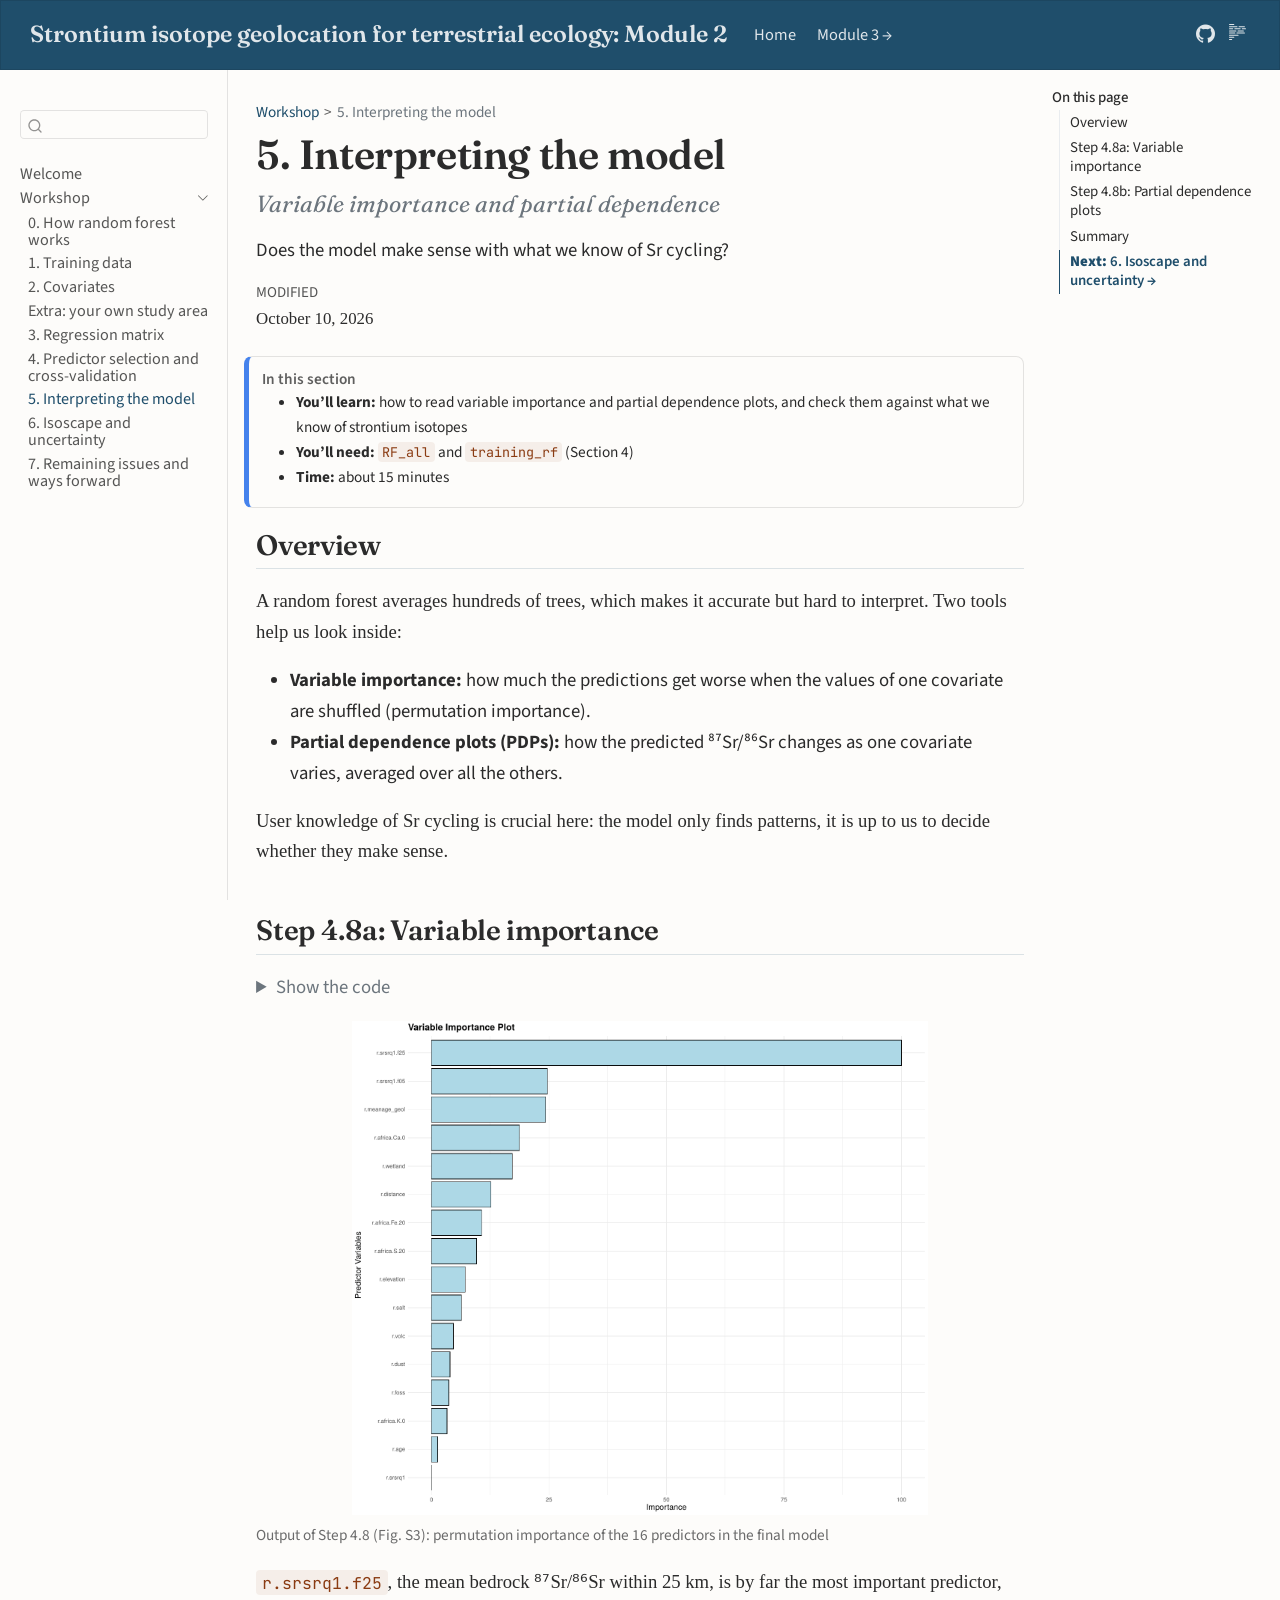
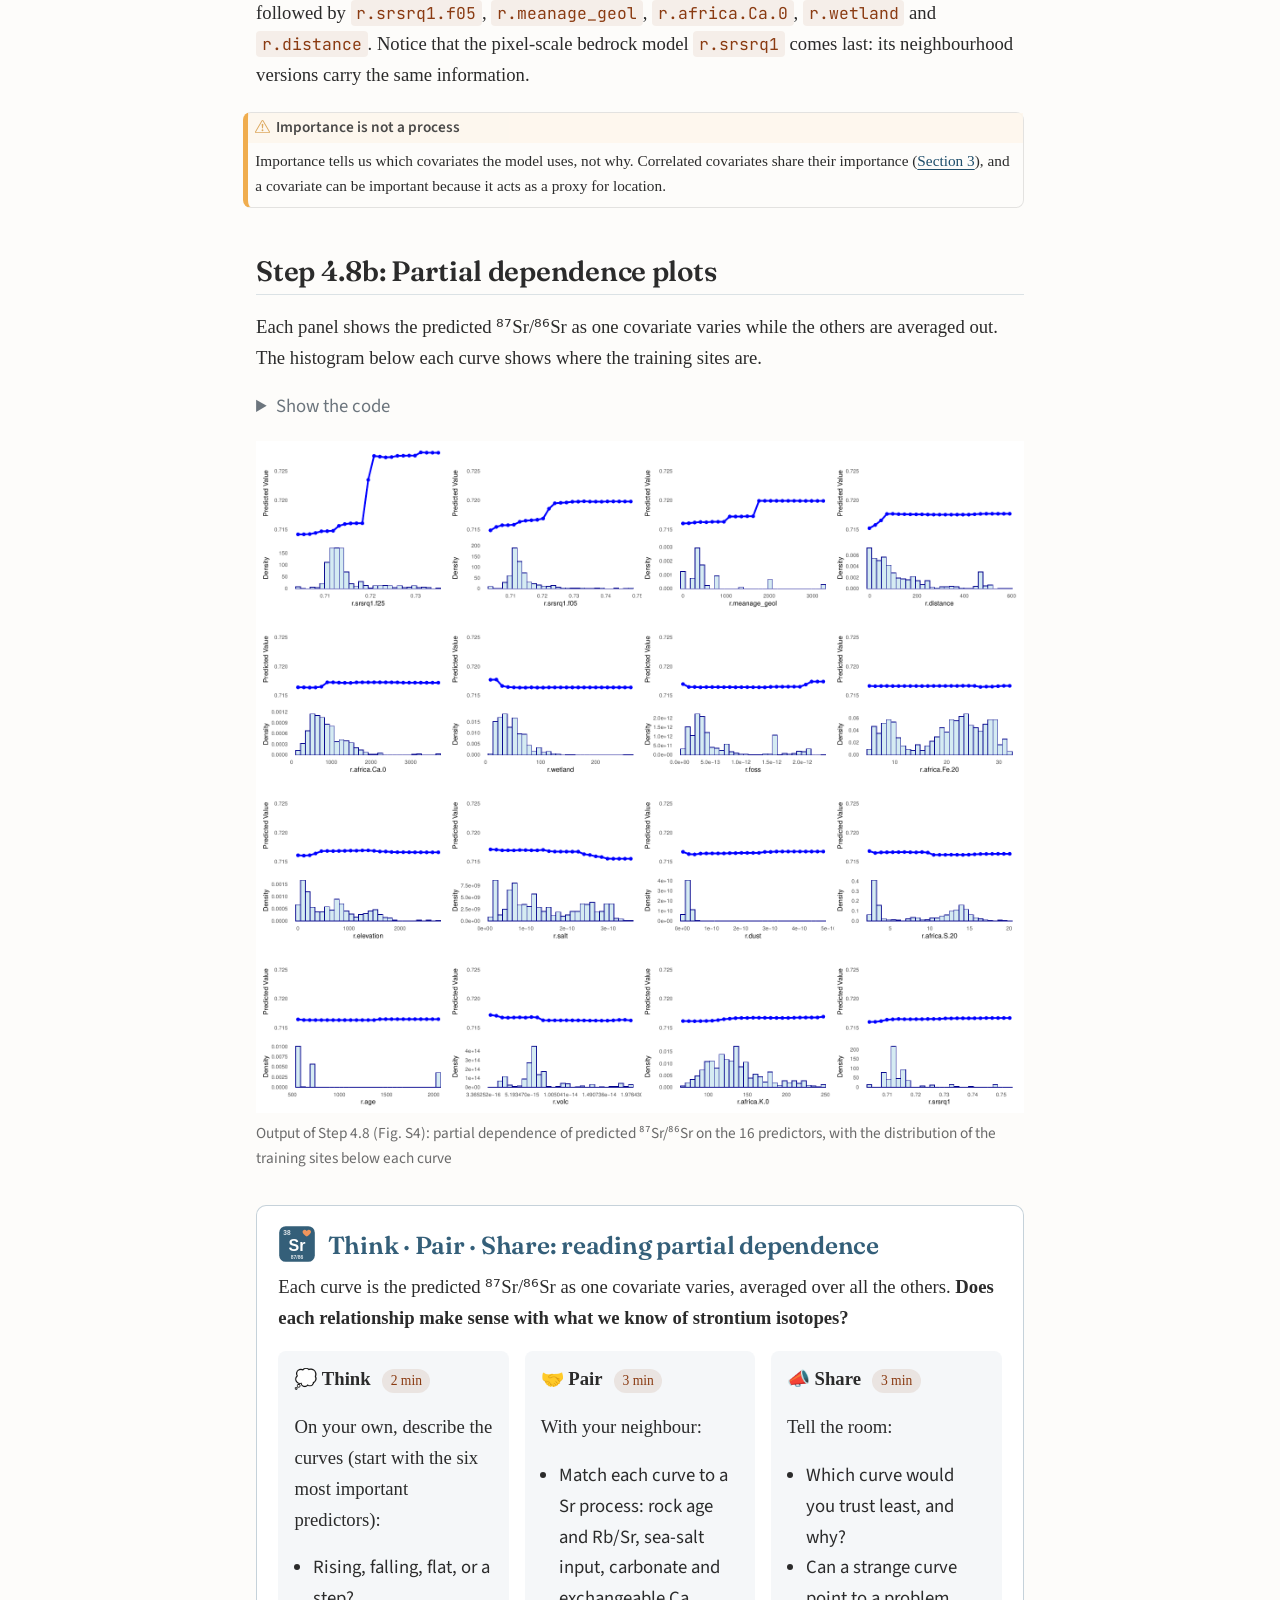
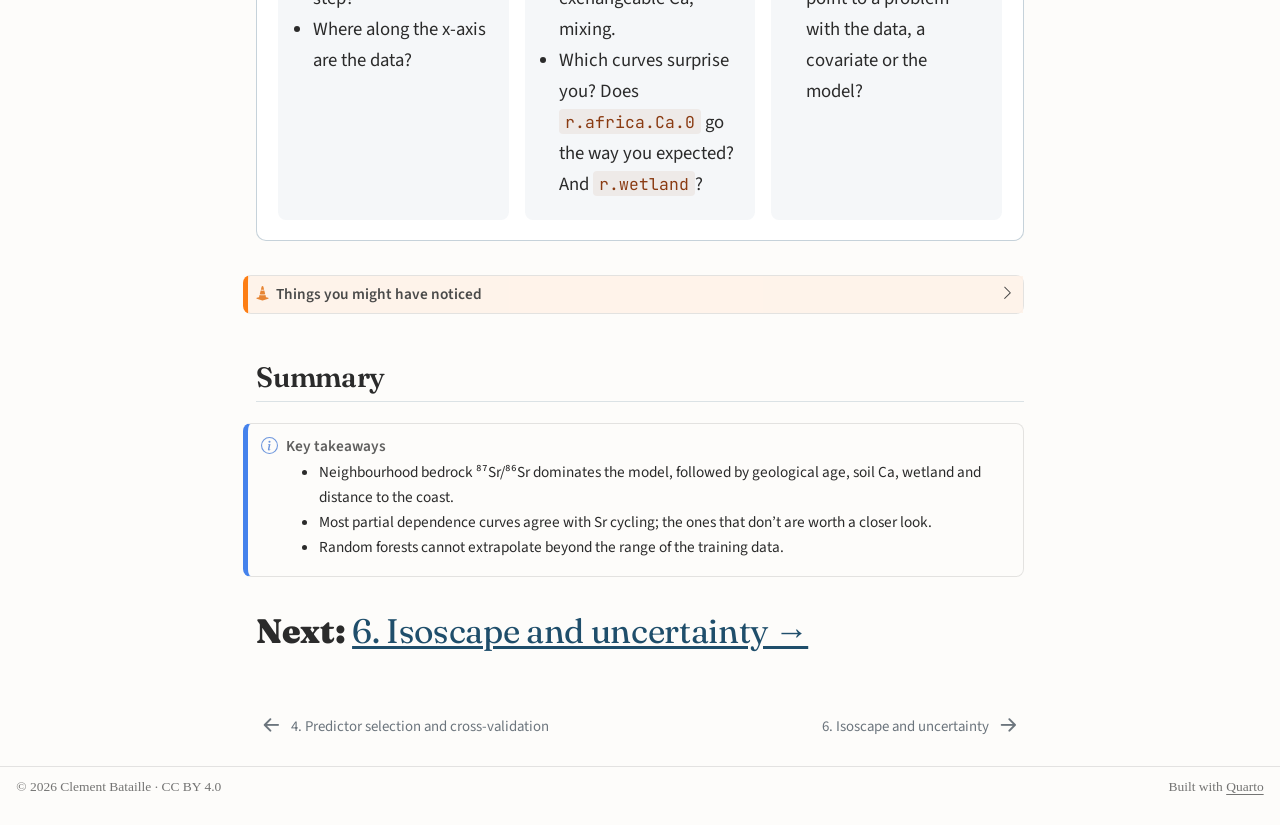
<file: docs/05-interpretation.html>
<!DOCTYPE html>
<html xmlns="http://www.w3.org/1999/xhtml" lang="en" xml:lang="en"><head>

<meta charset="utf-8">
<meta name="generator" content="quarto-1.6.42">

<meta name="viewport" content="width=device-width, initial-scale=1.0, user-scalable=yes">

<meta name="description" content="Does the model make sense with what we know of Sr cycling?">

<title>5. Interpreting the model – Strontium isotope geolocation for terrestrial ecology: Module 2</title>
<style>
code{white-space: pre-wrap;}
span.smallcaps{font-variant: small-caps;}
div.columns{display: flex; gap: min(4vw, 1.5em);}
div.column{flex: auto; overflow-x: auto;}
div.hanging-indent{margin-left: 1.5em; text-indent: -1.5em;}
ul.task-list{list-style: none;}
ul.task-list li input[type="checkbox"] {
  width: 0.8em;
  margin: 0 0.8em 0.2em -1em; /* quarto-specific, see https://github.com/quarto-dev/quarto-cli/issues/4556 */ 
  vertical-align: middle;
}
/* CSS for syntax highlighting */
pre > code.sourceCode { white-space: pre; position: relative; }
pre > code.sourceCode > span { line-height: 1.25; }
pre > code.sourceCode > span:empty { height: 1.2em; }
.sourceCode { overflow: visible; }
code.sourceCode > span { color: inherit; text-decoration: inherit; }
div.sourceCode { margin: 1em 0; }
pre.sourceCode { margin: 0; }
@media screen {
div.sourceCode { overflow: auto; }
}
@media print {
pre > code.sourceCode { white-space: pre-wrap; }
pre > code.sourceCode > span { display: inline-block; text-indent: -5em; padding-left: 5em; }
}
pre.numberSource code
  { counter-reset: source-line 0; }
pre.numberSource code > span
  { position: relative; left: -4em; counter-increment: source-line; }
pre.numberSource code > span > a:first-child::before
  { content: counter(source-line);
    position: relative; left: -1em; text-align: right; vertical-align: baseline;
    border: none; display: inline-block;
    -webkit-touch-callout: none; -webkit-user-select: none;
    -khtml-user-select: none; -moz-user-select: none;
    -ms-user-select: none; user-select: none;
    padding: 0 4px; width: 4em;
  }
pre.numberSource { margin-left: 3em;  padding-left: 4px; }
div.sourceCode
  {   }
@media screen {
pre > code.sourceCode > span > a:first-child::before { text-decoration: underline; }
}
</style>


<script src="site_libs/quarto-nav/quarto-nav.js"></script>
<script src="site_libs/quarto-nav/headroom.min.js"></script>
<script src="site_libs/clipboard/clipboard.min.js"></script>
<script src="site_libs/quarto-search/autocomplete.umd.js"></script>
<script src="site_libs/quarto-search/fuse.min.js"></script>
<script src="site_libs/quarto-search/quarto-search.js"></script>
<meta name="quarto:offset" content="./">
<link href="./06-isoscape.html" rel="next">
<link href="./04-cross-validation.html" rel="prev">
<script src="site_libs/quarto-html/quarto.js"></script>
<script src="site_libs/quarto-html/popper.min.js"></script>
<script src="site_libs/quarto-html/tippy.umd.min.js"></script>
<script src="site_libs/quarto-html/anchor.min.js"></script>
<link href="site_libs/quarto-html/tippy.css" rel="stylesheet">
<link href="site_libs/quarto-html/quarto-syntax-highlighting-b2d9fb69a705f84b18c767c904a7c72d.css" rel="stylesheet" id="quarto-text-highlighting-styles">
<script src="site_libs/bootstrap/bootstrap.min.js"></script>
<link href="site_libs/bootstrap/bootstrap-icons.css" rel="stylesheet">
<link href="site_libs/bootstrap/bootstrap-333addd1bd3a146788b4b69de38e3784.min.css" rel="stylesheet" append-hash="true" id="quarto-bootstrap" data-mode="light">
<script src="site_libs/quarto-contrib/glightbox/glightbox.min.js"></script>
<link href="site_libs/quarto-contrib/glightbox/glightbox.min.css" rel="stylesheet">
<link href="site_libs/quarto-contrib/glightbox/lightbox.css" rel="stylesheet">
<script id="quarto-search-options" type="application/json">{
  "location": "sidebar",
  "copy-button": false,
  "collapse-after": 3,
  "panel-placement": "start",
  "type": "textbox",
  "limit": 50,
  "keyboard-shortcut": [
    "f",
    "/",
    "s"
  ],
  "language": {
    "search-no-results-text": "No results",
    "search-matching-documents-text": "matching documents",
    "search-copy-link-title": "Copy link to search",
    "search-hide-matches-text": "Hide additional matches",
    "search-more-match-text": "more match in this document",
    "search-more-matches-text": "more matches in this document",
    "search-clear-button-title": "Clear",
    "search-text-placeholder": "",
    "search-detached-cancel-button-title": "Cancel",
    "search-submit-button-title": "Submit",
    "search-label": "Search"
  }
}</script>
<style>html{ scroll-behavior: smooth; }</style>


</head>

<body class="nav-sidebar docked nav-fixed">

<div id="quarto-search-results"></div>
  <header id="quarto-header" class="headroom fixed-top">
    <nav class="navbar navbar-expand-lg " data-bs-theme="dark">
      <div class="navbar-container container-fluid">
      <div class="navbar-brand-container mx-auto">
    <a class="navbar-brand" href="./index.html">
    <span class="navbar-title">Strontium isotope geolocation for terrestrial ecology: Module 2</span>
    </a>
  </div>
          <button class="navbar-toggler" type="button" data-bs-toggle="collapse" data-bs-target="#navbarCollapse" aria-controls="navbarCollapse" role="menu" aria-expanded="false" aria-label="Toggle navigation" onclick="if (window.quartoToggleHeadroom) { window.quartoToggleHeadroom(); }">
  <span class="navbar-toggler-icon"></span>
</button>
          <div class="collapse navbar-collapse" id="navbarCollapse">
            <ul class="navbar-nav navbar-nav-scroll me-auto">
  <li class="nav-item">
    <a class="nav-link active" href="./index.html" aria-current="page"> 
<span class="menu-text">Home</span></a>
  </li>  
  <li class="nav-item">
    <a class="nav-link" href="https://meganreich.github.io/Isoecol2026_Srworkshop_P3/"> 
<span class="menu-text">Module 3 →</span></a>
  </li>  
</ul>
            <ul class="navbar-nav navbar-nav-scroll ms-auto">
  <li class="nav-item compact">
    <a class="nav-link" href="https://github.com/cbataill/Isoecol2026_Srworkshop_P2"> <i class="bi bi-github" role="img" aria-label="GitHub">
</i> 
<span class="menu-text"></span></a>
  </li>  
</ul>
          </div> <!-- /navcollapse -->
            <div class="quarto-navbar-tools">
  <a href="" class="quarto-reader-toggle quarto-navigation-tool px-1" onclick="window.quartoToggleReader(); return false;" title="Toggle reader mode">
  <div class="quarto-reader-toggle-btn">
  <i class="bi"></i>
  </div>
</a>
</div>
      </div> <!-- /container-fluid -->
    </nav>
  <nav class="quarto-secondary-nav">
    <div class="container-fluid d-flex">
      <button type="button" class="quarto-btn-toggle btn" data-bs-toggle="collapse" role="button" data-bs-target=".quarto-sidebar-collapse-item" aria-controls="quarto-sidebar" aria-expanded="false" aria-label="Toggle sidebar navigation" onclick="if (window.quartoToggleHeadroom) { window.quartoToggleHeadroom(); }">
        <i class="bi bi-layout-text-sidebar-reverse"></i>
      </button>
        <nav class="quarto-page-breadcrumbs" aria-label="breadcrumb"><ol class="breadcrumb"><li class="breadcrumb-item"><a href="./00-random-forest.html">Workshop</a></li><li class="breadcrumb-item"><a href="./05-interpretation.html">5. Interpreting the model</a></li></ol></nav>
        <a class="flex-grow-1" role="navigation" data-bs-toggle="collapse" data-bs-target=".quarto-sidebar-collapse-item" aria-controls="quarto-sidebar" aria-expanded="false" aria-label="Toggle sidebar navigation" onclick="if (window.quartoToggleHeadroom) { window.quartoToggleHeadroom(); }">      
        </a>
      <button type="button" class="btn quarto-search-button" aria-label="Search" onclick="window.quartoOpenSearch();">
        <i class="bi bi-search"></i>
      </button>
    </div>
  </nav>
</header>
<!-- content -->
<div id="quarto-content" class="quarto-container page-columns page-rows-contents page-layout-article page-navbar">
<!-- sidebar -->
  <nav id="quarto-sidebar" class="sidebar collapse collapse-horizontal quarto-sidebar-collapse-item sidebar-navigation docked overflow-auto">
        <div class="mt-2 flex-shrink-0 align-items-center">
        <div class="sidebar-search">
        <div id="quarto-search" class="" title="Search"></div>
        </div>
        </div>
    <div class="sidebar-menu-container"> 
    <ul class="list-unstyled mt-1">
        <li class="sidebar-item">
  <div class="sidebar-item-container"> 
  <a href="./index.html" class="sidebar-item-text sidebar-link">
 <span class="menu-text">Welcome</span></a>
  </div>
</li>
        <li class="sidebar-item sidebar-item-section">
      <div class="sidebar-item-container"> 
            <a class="sidebar-item-text sidebar-link text-start" data-bs-toggle="collapse" data-bs-target="#quarto-sidebar-section-1" role="navigation" aria-expanded="true">
 <span class="menu-text">Workshop</span></a>
          <a class="sidebar-item-toggle text-start" data-bs-toggle="collapse" data-bs-target="#quarto-sidebar-section-1" role="navigation" aria-expanded="true" aria-label="Toggle section">
            <i class="bi bi-chevron-right ms-2"></i>
          </a> 
      </div>
      <ul id="quarto-sidebar-section-1" class="collapse list-unstyled sidebar-section depth1 show">  
          <li class="sidebar-item">
  <div class="sidebar-item-container"> 
  <a href="./00-random-forest.html" class="sidebar-item-text sidebar-link">
 <span class="menu-text">0. How random forest works</span></a>
  </div>
</li>
          <li class="sidebar-item">
  <div class="sidebar-item-container"> 
  <a href="./01-training-data.html" class="sidebar-item-text sidebar-link">
 <span class="menu-text">1. Training data</span></a>
  </div>
</li>
          <li class="sidebar-item">
  <div class="sidebar-item-container"> 
  <a href="./02-covariates.html" class="sidebar-item-text sidebar-link">
 <span class="menu-text">2. Covariates</span></a>
  </div>
</li>
          <li class="sidebar-item">
  <div class="sidebar-item-container"> 
  <a href="./02b-own-study-area.html" class="sidebar-item-text sidebar-link">
 <span class="menu-text">Extra: your own study area</span></a>
  </div>
</li>
          <li class="sidebar-item">
  <div class="sidebar-item-container"> 
  <a href="./03-regression-matrix.html" class="sidebar-item-text sidebar-link">
 <span class="menu-text">3. Regression matrix</span></a>
  </div>
</li>
          <li class="sidebar-item">
  <div class="sidebar-item-container"> 
  <a href="./04-cross-validation.html" class="sidebar-item-text sidebar-link">
 <span class="menu-text">4. Predictor selection and cross-validation</span></a>
  </div>
</li>
          <li class="sidebar-item">
  <div class="sidebar-item-container"> 
  <a href="./05-interpretation.html" class="sidebar-item-text sidebar-link active">
 <span class="menu-text">5. Interpreting the model</span></a>
  </div>
</li>
          <li class="sidebar-item">
  <div class="sidebar-item-container"> 
  <a href="./06-isoscape.html" class="sidebar-item-text sidebar-link">
 <span class="menu-text">6. Isoscape and uncertainty</span></a>
  </div>
</li>
          <li class="sidebar-item">
  <div class="sidebar-item-container"> 
  <a href="./07-remaining-issues.html" class="sidebar-item-text sidebar-link">
 <span class="menu-text">7. Remaining issues and ways forward</span></a>
  </div>
</li>
      </ul>
  </li>
    </ul>
    </div>
</nav>
<div id="quarto-sidebar-glass" class="quarto-sidebar-collapse-item" data-bs-toggle="collapse" data-bs-target=".quarto-sidebar-collapse-item"></div>
<!-- margin-sidebar -->
    <div id="quarto-margin-sidebar" class="sidebar margin-sidebar">
        <nav id="TOC" role="doc-toc" class="toc-active">
    <h2 id="toc-title">On this page</h2>
   
  <ul>
  <li><a href="#overview" id="toc-overview" class="nav-link active" data-scroll-target="#overview">Overview</a></li>
  <li><a href="#step-4.8a-variable-importance" id="toc-step-4.8a-variable-importance" class="nav-link" data-scroll-target="#step-4.8a-variable-importance">Step 4.8a: Variable importance</a></li>
  <li><a href="#step-4.8b-partial-dependence-plots" id="toc-step-4.8b-partial-dependence-plots" class="nav-link" data-scroll-target="#step-4.8b-partial-dependence-plots">Step 4.8b: Partial dependence plots</a>
  <ul class="collapse">
  <li><a href="#think-pair-share-reading-partial-dependence" id="toc-think-pair-share-reading-partial-dependence" class="nav-link" data-scroll-target="#think-pair-share-reading-partial-dependence">Think · Pair · Share: reading partial dependence</a></li>
  </ul></li>
  <li><a href="#summary" id="toc-summary" class="nav-link" data-scroll-target="#summary">Summary</a></li>
  <li><a href="#next-6.-isoscape-and-uncertainty" id="toc-next-6.-isoscape-and-uncertainty" class="nav-link" data-scroll-target="#next-6.-isoscape-and-uncertainty"><strong>Next:</strong> 6. Isoscape and uncertainty →</a></li>
  </ul>
</nav>
    </div>
<!-- main -->
<main class="content" id="quarto-document-content">

<header id="title-block-header" class="quarto-title-block default"><nav class="quarto-page-breadcrumbs quarto-title-breadcrumbs d-none d-lg-block" aria-label="breadcrumb"><ol class="breadcrumb"><li class="breadcrumb-item"><a href="./00-random-forest.html">Workshop</a></li><li class="breadcrumb-item"><a href="./05-interpretation.html">5. Interpreting the model</a></li></ol></nav>
<div class="quarto-title">
<h1 class="title">5. Interpreting the model</h1>
<p class="subtitle lead">Variable importance and partial dependence</p>
</div>

<div>
  <div class="description">
    Does the model make sense with what we know of Sr cycling?
  </div>
</div>


<div class="quarto-title-meta">

    
  
    <div>
    <div class="quarto-title-meta-heading">Modified</div>
    <div class="quarto-title-meta-contents">
      <p class="date-modified">October 10, 2026</p>
    </div>
  </div>
    
  </div>
  


</header>


<div class="callout callout-style-simple callout-note no-icon callout-titled">
<div class="callout-header d-flex align-content-center">
<div class="callout-icon-container">
<i class="callout-icon no-icon"></i>
</div>
<div class="callout-title-container flex-fill">
In this section
</div>
</div>
<div class="callout-body-container callout-body">
<ul>
<li><strong>You’ll learn:</strong> how to read variable importance and partial dependence plots, and check them against what we know of strontium isotopes</li>
<li><strong>You’ll need:</strong> <code>RF_all</code> and <code>training_rf</code> (Section 4)</li>
<li><strong>Time:</strong> about 15 minutes</li>
</ul>
</div>
</div>
<section id="overview" class="level2">
<h2 class="anchored" data-anchor-id="overview">Overview</h2>
<p>A random forest averages hundreds of trees, which makes it accurate but hard to interpret. Two tools help us look inside:</p>
<ul>
<li><strong>Variable importance:</strong> how much the predictions get worse when the values of one covariate are shuffled (permutation importance).</li>
<li><strong>Partial dependence plots (PDPs):</strong> how the predicted ⁸⁷Sr/⁸⁶Sr changes as one covariate varies, averaged over all the others.</li>
</ul>
<p>User knowledge of Sr cycling is crucial here: the model only finds patterns, it is up to us to decide whether they make sense.</p>
</section>
<section id="step-4.8a-variable-importance" class="level2">
<h2 class="anchored" data-anchor-id="step-4.8a-variable-importance">Step 4.8a: Variable importance</h2>
<div class="cell">
<details class="code-fold">
<summary>Show the code</summary>
<div class="sourceCode cell-code" id="cb1"><pre class="sourceCode r code-with-copy"><code class="sourceCode r"><span id="cb1-1"><a href="#cb1-1" aria-hidden="true" tabindex="-1"></a><span class="co"># Compute the variable importance using caret</span></span>
<span id="cb1-2"><a href="#cb1-2" aria-hidden="true" tabindex="-1"></a>var_imp <span class="ot">&lt;-</span> <span class="fu">varImp</span>(RF_all, <span class="at">scale =</span> <span class="cn">TRUE</span>)</span>
<span id="cb1-3"><a href="#cb1-3" aria-hidden="true" tabindex="-1"></a></span>
<span id="cb1-4"><a href="#cb1-4" aria-hidden="true" tabindex="-1"></a><span class="co"># Convert the results into a data frame</span></span>
<span id="cb1-5"><a href="#cb1-5" aria-hidden="true" tabindex="-1"></a>imp_df <span class="ot">&lt;-</span> <span class="fu">as.data.frame</span>(var_imp<span class="sc">$</span>importance)</span>
<span id="cb1-6"><a href="#cb1-6" aria-hidden="true" tabindex="-1"></a></span>
<span id="cb1-7"><a href="#cb1-7" aria-hidden="true" tabindex="-1"></a><span class="co"># Create the importance plot</span></span>
<span id="cb1-8"><a href="#cb1-8" aria-hidden="true" tabindex="-1"></a>imp <span class="ot">&lt;-</span> <span class="fu">ggplot</span>(imp_df, <span class="fu">aes</span>(<span class="at">x =</span> <span class="fu">reorder</span>(<span class="fu">rownames</span>(imp_df), Overall), <span class="at">y =</span> Overall)) <span class="sc">+</span></span>
<span id="cb1-9"><a href="#cb1-9" aria-hidden="true" tabindex="-1"></a>  <span class="fu">geom_bar</span>(<span class="at">stat =</span> <span class="st">"identity"</span>, <span class="at">fill =</span> <span class="st">"lightblue"</span>, <span class="at">color =</span> <span class="st">"black"</span>) <span class="sc">+</span></span>
<span id="cb1-10"><a href="#cb1-10" aria-hidden="true" tabindex="-1"></a>  <span class="fu">coord_flip</span>() <span class="sc">+</span>  <span class="co"># Flip the axes for better readability</span></span>
<span id="cb1-11"><a href="#cb1-11" aria-hidden="true" tabindex="-1"></a>  <span class="fu">labs</span>(<span class="at">x =</span> <span class="st">"Predictor Variables"</span>, <span class="at">y =</span> <span class="st">"Importance"</span>, <span class="at">title =</span> <span class="st">"Variable Importance Plot"</span>) <span class="sc">+</span></span>
<span id="cb1-12"><a href="#cb1-12" aria-hidden="true" tabindex="-1"></a>  <span class="fu">theme_minimal</span>() <span class="sc">+</span></span>
<span id="cb1-13"><a href="#cb1-13" aria-hidden="true" tabindex="-1"></a>  <span class="fu">theme</span>(<span class="at">axis.text =</span> <span class="fu">element_text</span>(<span class="at">size =</span> <span class="dv">12</span>),</span>
<span id="cb1-14"><a href="#cb1-14" aria-hidden="true" tabindex="-1"></a>        <span class="at">axis.title =</span> <span class="fu">element_text</span>(<span class="at">size =</span> <span class="dv">14</span>),</span>
<span id="cb1-15"><a href="#cb1-15" aria-hidden="true" tabindex="-1"></a>        <span class="at">plot.title =</span> <span class="fu">element_text</span>(<span class="at">size =</span> <span class="dv">16</span>, <span class="at">face =</span> <span class="st">"bold"</span>),</span>
<span id="cb1-16"><a href="#cb1-16" aria-hidden="true" tabindex="-1"></a>        <span class="at">axis.text.x =</span> <span class="fu">element_text</span>(<span class="at">size =</span> <span class="dv">10</span>),</span>
<span id="cb1-17"><a href="#cb1-17" aria-hidden="true" tabindex="-1"></a>        <span class="at">axis.text.y =</span> <span class="fu">element_text</span>(<span class="at">size =</span> <span class="dv">10</span>))</span>
<span id="cb1-18"><a href="#cb1-18" aria-hidden="true" tabindex="-1"></a>imp</span>
<span id="cb1-19"><a href="#cb1-19" aria-hidden="true" tabindex="-1"></a><span class="fu">ggsave</span>(<span class="st">"Output/FigS3.pdf"</span>, imp, <span class="at">width =</span> <span class="dv">14</span>, <span class="at">height =</span> <span class="dv">12</span>)</span></code><button title="Copy to Clipboard" class="code-copy-button"><i class="bi"></i></button></pre></div>
</details>
</div>
<div class="quarto-figure quarto-figure-center">
<figure class="figure">
<p><a href="images/figS3-importance.png" class="lightbox" data-gallery="quarto-lightbox-gallery-1" title="Output of Step 4.8 (Fig. S3): permutation importance of the 16 predictors in the final model"><img src="images/figS3-importance.png" class="img-fluid figure-img" style="width:75.0%" alt="Output of Step 4.8 (Fig. S3): permutation importance of the 16 predictors in the final model"></a></p>
<figcaption>Output of Step 4.8 (Fig. S3): permutation importance of the 16 predictors in the final model</figcaption>
</figure>
</div>
<p><code>r.srsrq1.f25</code>, the mean bedrock ⁸⁷Sr/⁸⁶Sr within 25 km, is by far the most important predictor, followed by <code>r.srsrq1.f05</code>, <code>r.meanage_geol</code>, <code>r.africa.Ca.0</code>, <code>r.wetland</code> and <code>r.distance</code>. Notice that the pixel-scale bedrock model <code>r.srsrq1</code> comes last: its neighbourhood versions carry the same information.</p>
<div class="callout callout-style-default callout-warning callout-titled">
<div class="callout-header d-flex align-content-center">
<div class="callout-icon-container">
<i class="callout-icon"></i>
</div>
<div class="callout-title-container flex-fill">
Importance is not a process
</div>
</div>
<div class="callout-body-container callout-body">
<p>Importance tells us which covariates the model uses, not why. Correlated covariates share their importance (<a href="./03-regression-matrix.html">Section 3</a>), and a covariate can be important because it acts as a proxy for location.</p>
</div>
</div>
</section>
<section id="step-4.8b-partial-dependence-plots" class="level2">
<h2 class="anchored" data-anchor-id="step-4.8b-partial-dependence-plots">Step 4.8b: Partial dependence plots</h2>
<p>Each panel shows the predicted ⁸⁷Sr/⁸⁶Sr as one covariate varies while the others are averaged out. The histogram below each curve shows where the training sites are.</p>
<div class="cell">
<details class="code-fold">
<summary>Show the code</summary>
<div class="sourceCode cell-code" id="cb2"><pre class="sourceCode r code-with-copy"><code class="sourceCode r"><span id="cb2-1"><a href="#cb2-1" aria-hidden="true" tabindex="-1"></a><span class="co"># List of predictors to plot</span></span>
<span id="cb2-2"><a href="#cb2-2" aria-hidden="true" tabindex="-1"></a>predictors <span class="ot">&lt;-</span> vars_final</span>
<span id="cb2-3"><a href="#cb2-3" aria-hidden="true" tabindex="-1"></a></span>
<span id="cb2-4"><a href="#cb2-4" aria-hidden="true" tabindex="-1"></a><span class="co"># Generate partial dependence data for all predictors</span></span>
<span id="cb2-5"><a href="#cb2-5" aria-hidden="true" tabindex="-1"></a><span class="co"># (grid.resolution = 25 points per variable: fast and smooth enough)</span></span>
<span id="cb2-6"><a href="#cb2-6" aria-hidden="true" tabindex="-1"></a>partial_data_list <span class="ot">&lt;-</span> <span class="fu">lapply</span>(predictors, <span class="cf">function</span>(predictor) {</span>
<span id="cb2-7"><a href="#cb2-7" aria-hidden="true" tabindex="-1"></a>  pdp<span class="sc">::</span><span class="fu">partial</span>(RF_all<span class="sc">$</span>finalModel, <span class="at">pred.var =</span> predictor, <span class="at">train =</span> training_rf[, predictors], <span class="at">grid.resolution =</span> <span class="dv">25</span>)</span>
<span id="cb2-8"><a href="#cb2-8" aria-hidden="true" tabindex="-1"></a>})</span>
<span id="cb2-9"><a href="#cb2-9" aria-hidden="true" tabindex="-1"></a></span>
<span id="cb2-10"><a href="#cb2-10" aria-hidden="true" tabindex="-1"></a><span class="co"># Name each list element by the predictor variable</span></span>
<span id="cb2-11"><a href="#cb2-11" aria-hidden="true" tabindex="-1"></a><span class="fu">names</span>(partial_data_list) <span class="ot">&lt;-</span> predictors</span>
<span id="cb2-12"><a href="#cb2-12" aria-hidden="true" tabindex="-1"></a></span>
<span id="cb2-13"><a href="#cb2-13" aria-hidden="true" tabindex="-1"></a><span class="co"># Common y-axis range for all the PDPs (adapted automatically to the data)</span></span>
<span id="cb2-14"><a href="#cb2-14" aria-hidden="true" tabindex="-1"></a>pdp_range <span class="ot">&lt;-</span> <span class="fu">range</span>(<span class="fu">unlist</span>(<span class="fu">lapply</span>(partial_data_list, <span class="cf">function</span>(d) d<span class="sc">$</span>yhat)))</span>
<span id="cb2-15"><a href="#cb2-15" aria-hidden="true" tabindex="-1"></a></span>
<span id="cb2-16"><a href="#cb2-16" aria-hidden="true" tabindex="-1"></a><span class="co"># Create ggplot for each partial dependence plot (PDP) and histogram</span></span>
<span id="cb2-17"><a href="#cb2-17" aria-hidden="true" tabindex="-1"></a>plots <span class="ot">&lt;-</span> <span class="fu">lapply</span>(<span class="fu">names</span>(partial_data_list), <span class="cf">function</span>(predictor) {</span>
<span id="cb2-18"><a href="#cb2-18" aria-hidden="true" tabindex="-1"></a>  partial_data <span class="ot">&lt;-</span> partial_data_list[[predictor]]</span>
<span id="cb2-19"><a href="#cb2-19" aria-hidden="true" tabindex="-1"></a></span>
<span id="cb2-20"><a href="#cb2-20" aria-hidden="true" tabindex="-1"></a>  <span class="co"># Extract data for the predictor variable (for histogram)</span></span>
<span id="cb2-21"><a href="#cb2-21" aria-hidden="true" tabindex="-1"></a>x_data <span class="ot">&lt;-</span> training_rf[[predictor]]</span>
<span id="cb2-22"><a href="#cb2-22" aria-hidden="true" tabindex="-1"></a></span>
<span id="cb2-23"><a href="#cb2-23" aria-hidden="true" tabindex="-1"></a>  <span class="co"># Create the PDP plot (Partial Dependence Plot)</span></span>
<span id="cb2-24"><a href="#cb2-24" aria-hidden="true" tabindex="-1"></a>pdp_plot <span class="ot">&lt;-</span> <span class="fu">ggplot</span>() <span class="sc">+</span></span>
<span id="cb2-25"><a href="#cb2-25" aria-hidden="true" tabindex="-1"></a>    <span class="fu">geom_line</span>(<span class="at">data =</span> partial_data, <span class="fu">aes</span>(<span class="at">x =</span> .data[[predictor]], <span class="at">y =</span> .data[[<span class="st">"yhat"</span>]]), <span class="at">color =</span> <span class="st">"blue"</span>, <span class="at">linewidth =</span> <span class="fl">1.2</span>) <span class="sc">+</span></span>
<span id="cb2-26"><a href="#cb2-26" aria-hidden="true" tabindex="-1"></a>    <span class="fu">geom_point</span>(<span class="at">data =</span> partial_data, <span class="fu">aes</span>(<span class="at">x =</span> .data[[predictor]], <span class="at">y =</span> .data[[<span class="st">"yhat"</span>]]), <span class="at">color =</span> <span class="st">"blue"</span>, <span class="at">size =</span> <span class="dv">2</span>) <span class="sc">+</span></span>
<span id="cb2-27"><a href="#cb2-27" aria-hidden="true" tabindex="-1"></a>    <span class="fu">coord_cartesian</span>(<span class="at">xlim =</span> <span class="fu">range</span>(x_data), <span class="at">ylim =</span> pdp_range) <span class="sc">+</span>  <span class="co"># Same y-axis range for all predictors</span></span>
<span id="cb2-28"><a href="#cb2-28" aria-hidden="true" tabindex="-1"></a>    <span class="fu">labs</span>(<span class="at">x =</span> <span class="cn">NULL</span>, <span class="at">y =</span> <span class="st">"Predicted Value"</span>) <span class="sc">+</span>             <span class="co"># Remove x-axis title</span></span>
<span id="cb2-29"><a href="#cb2-29" aria-hidden="true" tabindex="-1"></a>    <span class="fu">theme_minimal</span>() <span class="sc">+</span></span>
<span id="cb2-30"><a href="#cb2-30" aria-hidden="true" tabindex="-1"></a>    <span class="fu">theme</span>(</span>
<span id="cb2-31"><a href="#cb2-31" aria-hidden="true" tabindex="-1"></a>      <span class="at">axis.text =</span> <span class="fu">element_text</span>(<span class="at">size =</span> <span class="dv">8</span>),               <span class="co"># Smaller axis numbers</span></span>
<span id="cb2-32"><a href="#cb2-32" aria-hidden="true" tabindex="-1"></a>      <span class="at">axis.title =</span> <span class="fu">element_text</span>(<span class="at">size =</span> <span class="dv">10</span>),             <span class="co"># Smaller axis titles</span></span>
<span id="cb2-33"><a href="#cb2-33" aria-hidden="true" tabindex="-1"></a>      <span class="at">plot.title =</span> <span class="fu">element_blank</span>(),</span>
<span id="cb2-34"><a href="#cb2-34" aria-hidden="true" tabindex="-1"></a>      <span class="at">panel.grid =</span> <span class="fu">element_blank</span>(),</span>
<span id="cb2-35"><a href="#cb2-35" aria-hidden="true" tabindex="-1"></a>      <span class="at">axis.text.x =</span> <span class="fu">element_blank</span>(),                    <span class="co"># Remove x-axis numbers</span></span>
<span id="cb2-36"><a href="#cb2-36" aria-hidden="true" tabindex="-1"></a>      <span class="at">axis.title.x =</span> <span class="fu">element_blank</span>(),                   <span class="co"># Remove x-axis title</span></span>
<span id="cb2-37"><a href="#cb2-37" aria-hidden="true" tabindex="-1"></a>      <span class="at">axis.ticks.x =</span> <span class="fu">element_blank</span>()</span>
<span id="cb2-38"><a href="#cb2-38" aria-hidden="true" tabindex="-1"></a>    )</span>
<span id="cb2-39"><a href="#cb2-39" aria-hidden="true" tabindex="-1"></a></span>
<span id="cb2-40"><a href="#cb2-40" aria-hidden="true" tabindex="-1"></a>  <span class="co"># Create the Histogram for the predictor distribution</span></span>
<span id="cb2-41"><a href="#cb2-41" aria-hidden="true" tabindex="-1"></a>hist_plot <span class="ot">&lt;-</span> <span class="fu">ggplot</span>() <span class="sc">+</span></span>
<span id="cb2-42"><a href="#cb2-42" aria-hidden="true" tabindex="-1"></a>    <span class="fu">geom_histogram</span>(<span class="at">data =</span> <span class="fu">data.frame</span>(<span class="at">x =</span> x_data), <span class="fu">aes</span>(<span class="at">x =</span> x, <span class="at">y =</span> <span class="fu">after_stat</span>(density)),</span>
<span id="cb2-43"><a href="#cb2-43" aria-hidden="true" tabindex="-1"></a>                   <span class="at">bins =</span> <span class="dv">30</span>, <span class="at">fill =</span> <span class="st">"lightblue"</span>, <span class="at">color =</span> <span class="st">"darkblue"</span>, <span class="at">alpha =</span> <span class="fl">0.5</span>) <span class="sc">+</span></span>
<span id="cb2-44"><a href="#cb2-44" aria-hidden="true" tabindex="-1"></a>    <span class="fu">coord_cartesian</span>(<span class="at">xlim =</span> <span class="fu">range</span>(x_data)) <span class="sc">+</span>  <span class="co"># Align x-axis with the PDP</span></span>
<span id="cb2-45"><a href="#cb2-45" aria-hidden="true" tabindex="-1"></a>    <span class="fu">labs</span>(<span class="at">x =</span> predictor, <span class="at">y =</span> <span class="st">"Density"</span>) <span class="sc">+</span></span>
<span id="cb2-46"><a href="#cb2-46" aria-hidden="true" tabindex="-1"></a>    <span class="fu">theme_minimal</span>() <span class="sc">+</span></span>
<span id="cb2-47"><a href="#cb2-47" aria-hidden="true" tabindex="-1"></a>    <span class="fu">theme</span>(</span>
<span id="cb2-48"><a href="#cb2-48" aria-hidden="true" tabindex="-1"></a>      <span class="at">axis.text =</span> <span class="fu">element_text</span>(<span class="at">size =</span> <span class="dv">8</span>),           <span class="co"># Smaller axis numbers</span></span>
<span id="cb2-49"><a href="#cb2-49" aria-hidden="true" tabindex="-1"></a>      <span class="at">axis.title =</span> <span class="fu">element_text</span>(<span class="at">size =</span> <span class="dv">10</span>),         <span class="co"># Smaller axis titles</span></span>
<span id="cb2-50"><a href="#cb2-50" aria-hidden="true" tabindex="-1"></a>      <span class="at">plot.title =</span> <span class="fu">element_blank</span>(),</span>
<span id="cb2-51"><a href="#cb2-51" aria-hidden="true" tabindex="-1"></a>      <span class="at">panel.grid =</span> <span class="fu">element_blank</span>(),</span>
<span id="cb2-52"><a href="#cb2-52" aria-hidden="true" tabindex="-1"></a>      <span class="at">axis.text.x =</span> <span class="fu">element_text</span>(<span class="at">size =</span> <span class="dv">8</span>),         <span class="co"># Smaller x-axis numbers</span></span>
<span id="cb2-53"><a href="#cb2-53" aria-hidden="true" tabindex="-1"></a>      <span class="at">axis.ticks.x =</span> <span class="fu">element_blank</span>()</span>
<span id="cb2-54"><a href="#cb2-54" aria-hidden="true" tabindex="-1"></a>    )</span>
<span id="cb2-55"><a href="#cb2-55" aria-hidden="true" tabindex="-1"></a></span>
<span id="cb2-56"><a href="#cb2-56" aria-hidden="true" tabindex="-1"></a>  <span class="co"># Return the combined plot as a list (PDP + histogram)</span></span>
<span id="cb2-57"><a href="#cb2-57" aria-hidden="true" tabindex="-1"></a>  <span class="fu">list</span>(<span class="at">pdp_plot =</span> pdp_plot, <span class="at">hist_plot =</span> hist_plot)</span>
<span id="cb2-58"><a href="#cb2-58" aria-hidden="true" tabindex="-1"></a>})</span>
<span id="cb2-59"><a href="#cb2-59" aria-hidden="true" tabindex="-1"></a></span>
<span id="cb2-60"><a href="#cb2-60" aria-hidden="true" tabindex="-1"></a><span class="co"># Combine both plots (PDP and histogram) into a single plot with aligned x-axes</span></span>
<span id="cb2-61"><a href="#cb2-61" aria-hidden="true" tabindex="-1"></a>combined_plots <span class="ot">&lt;-</span> <span class="fu">lapply</span>(plots, <span class="cf">function</span>(p) {</span>
<span id="cb2-62"><a href="#cb2-62" aria-hidden="true" tabindex="-1"></a>  p<span class="sc">$</span>pdp_plot <span class="sc">+</span> p<span class="sc">$</span>hist_plot <span class="sc">+</span> <span class="fu">plot_layout</span>(<span class="at">ncol =</span> <span class="dv">1</span>, <span class="at">heights =</span> <span class="fu">c</span>(<span class="dv">2</span>, <span class="dv">1</span>))</span>
<span id="cb2-63"><a href="#cb2-63" aria-hidden="true" tabindex="-1"></a>})</span>
<span id="cb2-64"><a href="#cb2-64" aria-hidden="true" tabindex="-1"></a></span>
<span id="cb2-65"><a href="#cb2-65" aria-hidden="true" tabindex="-1"></a><span class="co"># Combine all plots into a single layout (adjust ncol to 3 or any number for better arrangement)</span></span>
<span id="cb2-66"><a href="#cb2-66" aria-hidden="true" tabindex="-1"></a>final_plot <span class="ot">&lt;-</span> <span class="fu">wrap_plots</span>(combined_plots, <span class="at">ncol =</span> <span class="dv">4</span>)</span>
<span id="cb2-67"><a href="#cb2-67" aria-hidden="true" tabindex="-1"></a>final_plot</span>
<span id="cb2-68"><a href="#cb2-68" aria-hidden="true" tabindex="-1"></a><span class="co"># Save the final plot as a PDF</span></span>
<span id="cb2-69"><a href="#cb2-69" aria-hidden="true" tabindex="-1"></a><span class="fu">ggsave</span>(<span class="st">"Output/FigS4.pdf"</span>, final_plot, <span class="at">width =</span> <span class="dv">16</span>, <span class="at">height =</span> <span class="dv">14</span>)</span></code><button title="Copy to Clipboard" class="code-copy-button"><i class="bi"></i></button></pre></div>
</details>
</div>
<div class="quarto-figure quarto-figure-center">
<figure class="figure">
<p><a href="images/figS4-pdp.png" class="lightbox" data-gallery="quarto-lightbox-gallery-2" title="Output of Step 4.8 (Fig. S4): partial dependence of predicted ⁸⁷Sr/⁸⁶Sr on the 16 predictors, with the distribution of the training sites below each curve"><img src="images/figS4-pdp.png" class="img-fluid figure-img" alt="Output of Step 4.8 (Fig. S4): partial dependence of predicted ⁸⁷Sr/⁸⁶Sr on the 16 predictors, with the distribution of the training sites below each curve"></a></p>
<figcaption>Output of Step 4.8 (Fig. S4): partial dependence of predicted ⁸⁷Sr/⁸⁶Sr on the 16 predictors, with the distribution of the training sites below each curve</figcaption>
</figure>
</div>
<section id="think-pair-share-reading-partial-dependence" class="level3 think-pair-share">
<h3 class="anchored" data-anchor-id="think-pair-share-reading-partial-dependence">Think · Pair · Share: reading partial dependence</h3>
<p>Each curve is the predicted ⁸⁷Sr/⁸⁶Sr as one covariate varies, averaged over all the others. <strong>Does each relationship make sense with what we know of strontium isotopes?</strong></p>
<div class="tps-steps">
<div class="tps-step">
<p><strong>💭 Think</strong> <span class="tps-time">2 min</span></p>
<p>On your own, describe the curves (start with the six most important predictors):</p>
<ul>
<li>Rising, falling, flat, or a step?</li>
<li>Where along the x-axis are the data?</li>
</ul>
</div>
<div class="tps-step">
<p><strong>🤝 Pair</strong> <span class="tps-time">3 min</span></p>
<p>With your neighbour:</p>
<ul>
<li>Match each curve to a Sr process: rock age and Rb/Sr, sea-salt input, carbonate and exchangeable Ca, mixing.</li>
<li>Which curves surprise you? Does <code>r.africa.Ca.0</code> go the way you expected? And <code>r.wetland</code>?</li>
</ul>
</div>
<div class="tps-step">
<p><strong>📣 Share</strong> <span class="tps-time">3 min</span></p>
<p>Tell the room:</p>
<ul>
<li>Which curve would you trust least, and why?</li>
<li>Can a strange curve point to a problem with the data, a covariate or the model?</li>
</ul>
</div>
</div>
</section>
<div class="callout callout-style-default callout-caution callout-titled">
<div class="callout-header d-flex align-content-center" data-bs-toggle="collapse" data-bs-target=".callout-3-contents" aria-controls="callout-3" aria-expanded="false" aria-label="Toggle callout">
<div class="callout-icon-container">
<i class="callout-icon"></i>
</div>
<div class="callout-title-container flex-fill">
Things you might have noticed
</div>
<div class="callout-btn-toggle d-inline-block border-0 py-1 ps-1 pe-0 float-end"><i class="callout-toggle"></i></div>
</div>
<div id="callout-3" class="callout-3-contents callout-collapse collapse">
<div class="callout-body-container callout-body">
<p><strong>✔️ Consistent with Sr cycling</strong></p>
<ul>
<li><strong>Neighbourhood bedrock Sr</strong> (<code>f25</code>, <code>f05</code>): bioavailable Sr rises with the bedrock model, but the slope is well below 1:1. Atmospheric Sr and the preferential weathering of low-⁸⁷Sr/⁸⁶Sr minerals pull the values together.</li>
<li><strong>Geological age:</strong> older units are more radiogenic (⁸⁷Rb decay), in steps.</li>
<li><strong>Distance to coast:</strong> lowest within ~75 km of the sea, then a plateau. Sea-salt Sr (0.7092) dilutes the rock signal.</li>
</ul>
<p><strong>❓ Worth discussing</strong></p>
<ul>
<li>The sharp step in <code>f25</code> at ~0.718–0.720: a real threshold, or a few radiogenic sites (sparse rug) driving one split?</li>
<li>Extractable Ca: a weak <em>positive</em> effect. Did you expect high Ca → carbonate → lower ⁸⁷Sr/⁸⁶Sr? Could Ca instead track arid, calcrete-rich soils over old basement?</li>
<li>Wetland: higher Sr where wetland cover is low. A process, or a proxy for location?</li>
<li><code>r.srsrq1</code> (bedrock under the pixel) has ~0 importance, while its 5 and 25 km versions dominate. What does that say about where bioavailable Sr comes from?</li>
<li>The coarse layers (<code>r.salt</code>, <code>r.dust</code>, <code>r.volc</code>, <code>r.foss</code>) have flat curves and low importance. Process, or proxy for location?</li>
</ul>
<p><strong>⚠️ Read PDPs carefully</strong></p>
<ul>
<li>Flat ends beyond the data: random forest cannot extrapolate, so predictions stay constant outside the training range.</li>
<li>Correlated covariates (<code>f05</code>, <code>f25</code>): the curve averages over unrealistic combinations.</li>
<li>Amplitude ≠ importance, and interactions are hidden: try ICE curves or 2-D PDPs.</li>
</ul>
<p><strong>Take-home:</strong> a PDP tests the model against your knowledge of Sr cycling. It does not prove a process.</p>
</div>
</div>
</div>
</section>
<section id="summary" class="level2">
<h2 class="anchored" data-anchor-id="summary">Summary</h2>
<div class="callout callout-style-simple callout-note callout-titled">
<div class="callout-header d-flex align-content-center">
<div class="callout-icon-container">
<i class="callout-icon"></i>
</div>
<div class="callout-title-container flex-fill">
Key takeaways
</div>
</div>
<div class="callout-body-container callout-body">
<ul>
<li>Neighbourhood bedrock ⁸⁷Sr/⁸⁶Sr dominates the model, followed by geological age, soil Ca, wetland and distance to the coast.</li>
<li>Most partial dependence curves agree with Sr cycling; the ones that don’t are worth a closer look.</li>
<li>Random forests cannot extrapolate beyond the range of the training data.</li>
</ul>
</div>
</div>
</section>
<section id="next-6.-isoscape-and-uncertainty" class="level1">
<h1><strong>Next:</strong> <a href="./06-isoscape.html">6. Isoscape and uncertainty →</a></h1>


</section>

<a onclick="window.scrollTo(0, 0); return false;" role="button" id="quarto-back-to-top"><i class="bi bi-arrow-up"></i> Back to top</a></main> <!-- /main -->
<script id="quarto-html-after-body" type="application/javascript">
window.document.addEventListener("DOMContentLoaded", function (event) {
  const toggleBodyColorMode = (bsSheetEl) => {
    const mode = bsSheetEl.getAttribute("data-mode");
    const bodyEl = window.document.querySelector("body");
    if (mode === "dark") {
      bodyEl.classList.add("quarto-dark");
      bodyEl.classList.remove("quarto-light");
    } else {
      bodyEl.classList.add("quarto-light");
      bodyEl.classList.remove("quarto-dark");
    }
  }
  const toggleBodyColorPrimary = () => {
    const bsSheetEl = window.document.querySelector("link#quarto-bootstrap");
    if (bsSheetEl) {
      toggleBodyColorMode(bsSheetEl);
    }
  }
  toggleBodyColorPrimary();  
  const icon = "";
  const anchorJS = new window.AnchorJS();
  anchorJS.options = {
    placement: 'right',
    icon: icon
  };
  anchorJS.add('.anchored');
  const isCodeAnnotation = (el) => {
    for (const clz of el.classList) {
      if (clz.startsWith('code-annotation-')) {                     
        return true;
      }
    }
    return false;
  }
  const onCopySuccess = function(e) {
    // button target
    const button = e.trigger;
    // don't keep focus
    button.blur();
    // flash "checked"
    button.classList.add('code-copy-button-checked');
    var currentTitle = button.getAttribute("title");
    button.setAttribute("title", "Copied!");
    let tooltip;
    if (window.bootstrap) {
      button.setAttribute("data-bs-toggle", "tooltip");
      button.setAttribute("data-bs-placement", "left");
      button.setAttribute("data-bs-title", "Copied!");
      tooltip = new bootstrap.Tooltip(button, 
        { trigger: "manual", 
          customClass: "code-copy-button-tooltip",
          offset: [0, -8]});
      tooltip.show();    
    }
    setTimeout(function() {
      if (tooltip) {
        tooltip.hide();
        button.removeAttribute("data-bs-title");
        button.removeAttribute("data-bs-toggle");
        button.removeAttribute("data-bs-placement");
      }
      button.setAttribute("title", currentTitle);
      button.classList.remove('code-copy-button-checked');
    }, 1000);
    // clear code selection
    e.clearSelection();
  }
  const getTextToCopy = function(trigger) {
      const codeEl = trigger.previousElementSibling.cloneNode(true);
      for (const childEl of codeEl.children) {
        if (isCodeAnnotation(childEl)) {
          childEl.remove();
        }
      }
      return codeEl.innerText;
  }
  const clipboard = new window.ClipboardJS('.code-copy-button:not([data-in-quarto-modal])', {
    text: getTextToCopy
  });
  clipboard.on('success', onCopySuccess);
  if (window.document.getElementById('quarto-embedded-source-code-modal')) {
    const clipboardModal = new window.ClipboardJS('.code-copy-button[data-in-quarto-modal]', {
      text: getTextToCopy,
      container: window.document.getElementById('quarto-embedded-source-code-modal')
    });
    clipboardModal.on('success', onCopySuccess);
  }
    var localhostRegex = new RegExp(/^(?:http|https):\/\/localhost\:?[0-9]*\//);
    var mailtoRegex = new RegExp(/^mailto:/);
      var filterRegex = new RegExp("https:\/\/cbataill\.github\.io\/Isoecol2026_Srworkshop_P2");
    var isInternal = (href) => {
        return filterRegex.test(href) || localhostRegex.test(href) || mailtoRegex.test(href);
    }
    // Inspect non-navigation links and adorn them if external
 	var links = window.document.querySelectorAll('a[href]:not(.nav-link):not(.navbar-brand):not(.toc-action):not(.sidebar-link):not(.sidebar-item-toggle):not(.pagination-link):not(.no-external):not([aria-hidden]):not(.dropdown-item):not(.quarto-navigation-tool):not(.about-link)');
    for (var i=0; i<links.length; i++) {
      const link = links[i];
      if (!isInternal(link.href)) {
        // undo the damage that might have been done by quarto-nav.js in the case of
        // links that we want to consider external
        if (link.dataset.originalHref !== undefined) {
          link.href = link.dataset.originalHref;
        }
      }
    }
  function tippyHover(el, contentFn, onTriggerFn, onUntriggerFn) {
    const config = {
      allowHTML: true,
      maxWidth: 500,
      delay: 100,
      arrow: false,
      appendTo: function(el) {
          return el.parentElement;
      },
      interactive: true,
      interactiveBorder: 10,
      theme: 'quarto',
      placement: 'bottom-start',
    };
    if (contentFn) {
      config.content = contentFn;
    }
    if (onTriggerFn) {
      config.onTrigger = onTriggerFn;
    }
    if (onUntriggerFn) {
      config.onUntrigger = onUntriggerFn;
    }
    window.tippy(el, config); 
  }
  const noterefs = window.document.querySelectorAll('a[role="doc-noteref"]');
  for (var i=0; i<noterefs.length; i++) {
    const ref = noterefs[i];
    tippyHover(ref, function() {
      // use id or data attribute instead here
      let href = ref.getAttribute('data-footnote-href') || ref.getAttribute('href');
      try { href = new URL(href).hash; } catch {}
      const id = href.replace(/^#\/?/, "");
      const note = window.document.getElementById(id);
      if (note) {
        return note.innerHTML;
      } else {
        return "";
      }
    });
  }
  const xrefs = window.document.querySelectorAll('a.quarto-xref');
  const processXRef = (id, note) => {
    // Strip column container classes
    const stripColumnClz = (el) => {
      el.classList.remove("page-full", "page-columns");
      if (el.children) {
        for (const child of el.children) {
          stripColumnClz(child);
        }
      }
    }
    stripColumnClz(note)
    if (id === null || id.startsWith('sec-')) {
      // Special case sections, only their first couple elements
      const container = document.createElement("div");
      if (note.children && note.children.length > 2) {
        container.appendChild(note.children[0].cloneNode(true));
        for (let i = 1; i < note.children.length; i++) {
          const child = note.children[i];
          if (child.tagName === "P" && child.innerText === "") {
            continue;
          } else {
            container.appendChild(child.cloneNode(true));
            break;
          }
        }
        if (window.Quarto?.typesetMath) {
          window.Quarto.typesetMath(container);
        }
        return container.innerHTML
      } else {
        if (window.Quarto?.typesetMath) {
          window.Quarto.typesetMath(note);
        }
        return note.innerHTML;
      }
    } else {
      // Remove any anchor links if they are present
      const anchorLink = note.querySelector('a.anchorjs-link');
      if (anchorLink) {
        anchorLink.remove();
      }
      if (window.Quarto?.typesetMath) {
        window.Quarto.typesetMath(note);
      }
      if (note.classList.contains("callout")) {
        return note.outerHTML;
      } else {
        return note.innerHTML;
      }
    }
  }
  for (var i=0; i<xrefs.length; i++) {
    const xref = xrefs[i];
    tippyHover(xref, undefined, function(instance) {
      instance.disable();
      let url = xref.getAttribute('href');
      let hash = undefined; 
      if (url.startsWith('#')) {
        hash = url;
      } else {
        try { hash = new URL(url).hash; } catch {}
      }
      if (hash) {
        const id = hash.replace(/^#\/?/, "");
        const note = window.document.getElementById(id);
        if (note !== null) {
          try {
            const html = processXRef(id, note.cloneNode(true));
            instance.setContent(html);
          } finally {
            instance.enable();
            instance.show();
          }
        } else {
          // See if we can fetch this
          fetch(url.split('#')[0])
          .then(res => res.text())
          .then(html => {
            const parser = new DOMParser();
            const htmlDoc = parser.parseFromString(html, "text/html");
            const note = htmlDoc.getElementById(id);
            if (note !== null) {
              const html = processXRef(id, note);
              instance.setContent(html);
            } 
          }).finally(() => {
            instance.enable();
            instance.show();
          });
        }
      } else {
        // See if we can fetch a full url (with no hash to target)
        // This is a special case and we should probably do some content thinning / targeting
        fetch(url)
        .then(res => res.text())
        .then(html => {
          const parser = new DOMParser();
          const htmlDoc = parser.parseFromString(html, "text/html");
          const note = htmlDoc.querySelector('main.content');
          if (note !== null) {
            // This should only happen for chapter cross references
            // (since there is no id in the URL)
            // remove the first header
            if (note.children.length > 0 && note.children[0].tagName === "HEADER") {
              note.children[0].remove();
            }
            const html = processXRef(null, note);
            instance.setContent(html);
          } 
        }).finally(() => {
          instance.enable();
          instance.show();
        });
      }
    }, function(instance) {
    });
  }
      let selectedAnnoteEl;
      const selectorForAnnotation = ( cell, annotation) => {
        let cellAttr = 'data-code-cell="' + cell + '"';
        let lineAttr = 'data-code-annotation="' +  annotation + '"';
        const selector = 'span[' + cellAttr + '][' + lineAttr + ']';
        return selector;
      }
      const selectCodeLines = (annoteEl) => {
        const doc = window.document;
        const targetCell = annoteEl.getAttribute("data-target-cell");
        const targetAnnotation = annoteEl.getAttribute("data-target-annotation");
        const annoteSpan = window.document.querySelector(selectorForAnnotation(targetCell, targetAnnotation));
        const lines = annoteSpan.getAttribute("data-code-lines").split(",");
        const lineIds = lines.map((line) => {
          return targetCell + "-" + line;
        })
        let top = null;
        let height = null;
        let parent = null;
        if (lineIds.length > 0) {
            //compute the position of the single el (top and bottom and make a div)
            const el = window.document.getElementById(lineIds[0]);
            top = el.offsetTop;
            height = el.offsetHeight;
            parent = el.parentElement.parentElement;
          if (lineIds.length > 1) {
            const lastEl = window.document.getElementById(lineIds[lineIds.length - 1]);
            const bottom = lastEl.offsetTop + lastEl.offsetHeight;
            height = bottom - top;
          }
          if (top !== null && height !== null && parent !== null) {
            // cook up a div (if necessary) and position it 
            let div = window.document.getElementById("code-annotation-line-highlight");
            if (div === null) {
              div = window.document.createElement("div");
              div.setAttribute("id", "code-annotation-line-highlight");
              div.style.position = 'absolute';
              parent.appendChild(div);
            }
            div.style.top = top - 2 + "px";
            div.style.height = height + 4 + "px";
            div.style.left = 0;
            let gutterDiv = window.document.getElementById("code-annotation-line-highlight-gutter");
            if (gutterDiv === null) {
              gutterDiv = window.document.createElement("div");
              gutterDiv.setAttribute("id", "code-annotation-line-highlight-gutter");
              gutterDiv.style.position = 'absolute';
              const codeCell = window.document.getElementById(targetCell);
              const gutter = codeCell.querySelector('.code-annotation-gutter');
              gutter.appendChild(gutterDiv);
            }
            gutterDiv.style.top = top - 2 + "px";
            gutterDiv.style.height = height + 4 + "px";
          }
          selectedAnnoteEl = annoteEl;
        }
      };
      const unselectCodeLines = () => {
        const elementsIds = ["code-annotation-line-highlight", "code-annotation-line-highlight-gutter"];
        elementsIds.forEach((elId) => {
          const div = window.document.getElementById(elId);
          if (div) {
            div.remove();
          }
        });
        selectedAnnoteEl = undefined;
      };
        // Handle positioning of the toggle
    window.addEventListener(
      "resize",
      throttle(() => {
        elRect = undefined;
        if (selectedAnnoteEl) {
          selectCodeLines(selectedAnnoteEl);
        }
      }, 10)
    );
    function throttle(fn, ms) {
    let throttle = false;
    let timer;
      return (...args) => {
        if(!throttle) { // first call gets through
            fn.apply(this, args);
            throttle = true;
        } else { // all the others get throttled
            if(timer) clearTimeout(timer); // cancel #2
            timer = setTimeout(() => {
              fn.apply(this, args);
              timer = throttle = false;
            }, ms);
        }
      };
    }
      // Attach click handler to the DT
      const annoteDls = window.document.querySelectorAll('dt[data-target-cell]');
      for (const annoteDlNode of annoteDls) {
        annoteDlNode.addEventListener('click', (event) => {
          const clickedEl = event.target;
          if (clickedEl !== selectedAnnoteEl) {
            unselectCodeLines();
            const activeEl = window.document.querySelector('dt[data-target-cell].code-annotation-active');
            if (activeEl) {
              activeEl.classList.remove('code-annotation-active');
            }
            selectCodeLines(clickedEl);
            clickedEl.classList.add('code-annotation-active');
          } else {
            // Unselect the line
            unselectCodeLines();
            clickedEl.classList.remove('code-annotation-active');
          }
        });
      }
  const findCites = (el) => {
    const parentEl = el.parentElement;
    if (parentEl) {
      const cites = parentEl.dataset.cites;
      if (cites) {
        return {
          el,
          cites: cites.split(' ')
        };
      } else {
        return findCites(el.parentElement)
      }
    } else {
      return undefined;
    }
  };
  var bibliorefs = window.document.querySelectorAll('a[role="doc-biblioref"]');
  for (var i=0; i<bibliorefs.length; i++) {
    const ref = bibliorefs[i];
    const citeInfo = findCites(ref);
    if (citeInfo) {
      tippyHover(citeInfo.el, function() {
        var popup = window.document.createElement('div');
        citeInfo.cites.forEach(function(cite) {
          var citeDiv = window.document.createElement('div');
          citeDiv.classList.add('hanging-indent');
          citeDiv.classList.add('csl-entry');
          var biblioDiv = window.document.getElementById('ref-' + cite);
          if (biblioDiv) {
            citeDiv.innerHTML = biblioDiv.innerHTML;
          }
          popup.appendChild(citeDiv);
        });
        return popup.innerHTML;
      });
    }
  }
});
</script>
<nav class="page-navigation">
  <div class="nav-page nav-page-previous">
      <a href="./04-cross-validation.html" class="pagination-link" aria-label="4. Predictor selection and cross-validation">
        <i class="bi bi-arrow-left-short"></i> <span class="nav-page-text">4. Predictor selection and cross-validation</span>
      </a>          
  </div>
  <div class="nav-page nav-page-next">
      <a href="./06-isoscape.html" class="pagination-link" aria-label="6. Isoscape and uncertainty">
        <span class="nav-page-text">6. Isoscape and uncertainty</span> <i class="bi bi-arrow-right-short"></i>
      </a>
  </div>
</nav>
</div> <!-- /content -->
<footer class="footer">
  <div class="nav-footer">
    <div class="nav-footer-left">
<p>© 2026 Clement Bataille · CC BY 4.0</p>
</div>   
    <div class="nav-footer-center">
      &nbsp;
    </div>
    <div class="nav-footer-right">
<p>Built with <a href="https://quarto.org">Quarto</a></p>
</div>
  </div>
</footer>
<script>var lightboxQuarto = GLightbox({"closeEffect":"zoom","descPosition":"bottom","loop":false,"openEffect":"zoom","selector":".lightbox"});
(function() {
  let previousOnload = window.onload;
  window.onload = () => {
    if (previousOnload) {
      previousOnload();
    }
    lightboxQuarto.on('slide_before_load', (data) => {
      const { slideIndex, slideNode, slideConfig, player, trigger } = data;
      const href = trigger.getAttribute('href');
      if (href !== null) {
        const imgEl = window.document.querySelector(`a[href="${href}"] img`);
        if (imgEl !== null) {
          const srcAttr = imgEl.getAttribute("src");
          if (srcAttr && srcAttr.startsWith("data:")) {
            slideConfig.href = srcAttr;
          }
        }
      } 
    });
  
    lightboxQuarto.on('slide_after_load', (data) => {
      const { slideIndex, slideNode, slideConfig, player, trigger } = data;
      if (window.Quarto?.typesetMath) {
        window.Quarto.typesetMath(slideNode);
      }
    });
  
  };
  
})();
          </script>




<script src="site_libs/quarto-html/zenscroll-min.js"></script>
</body></html>
</file>
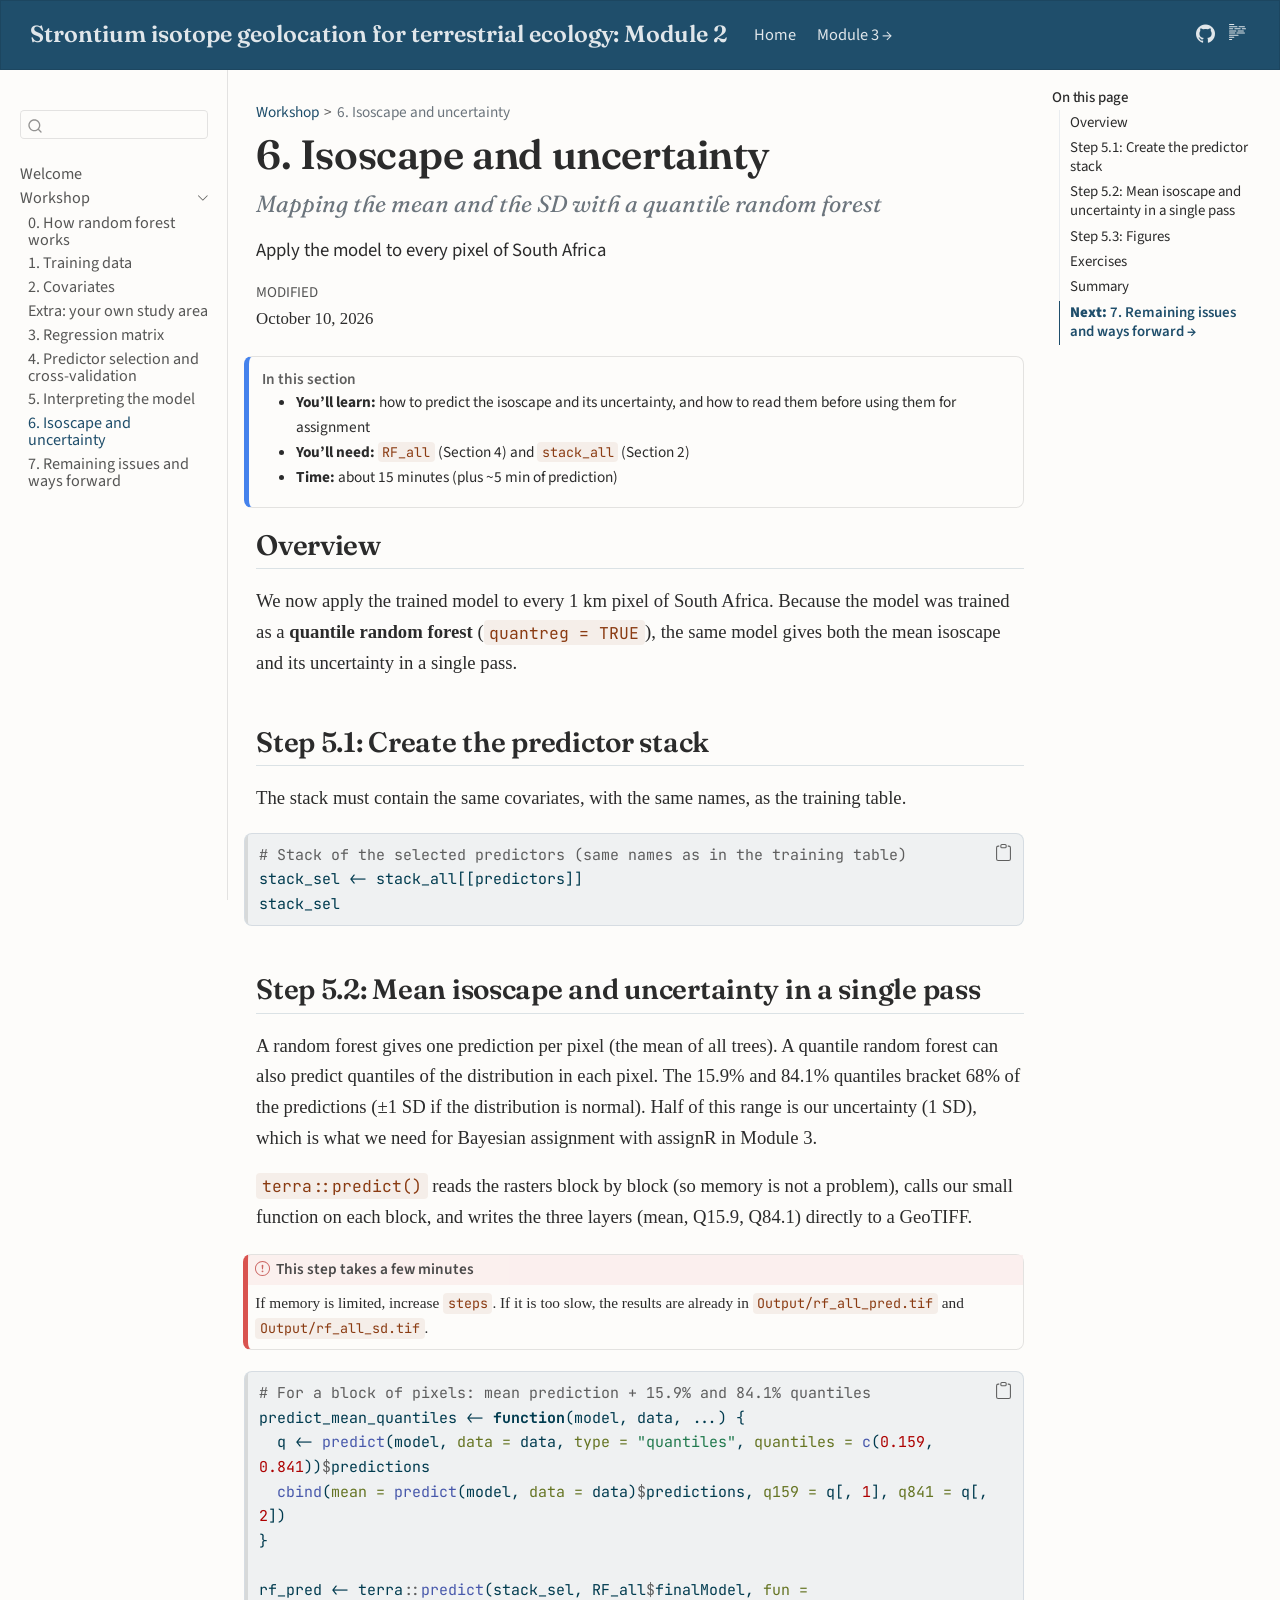
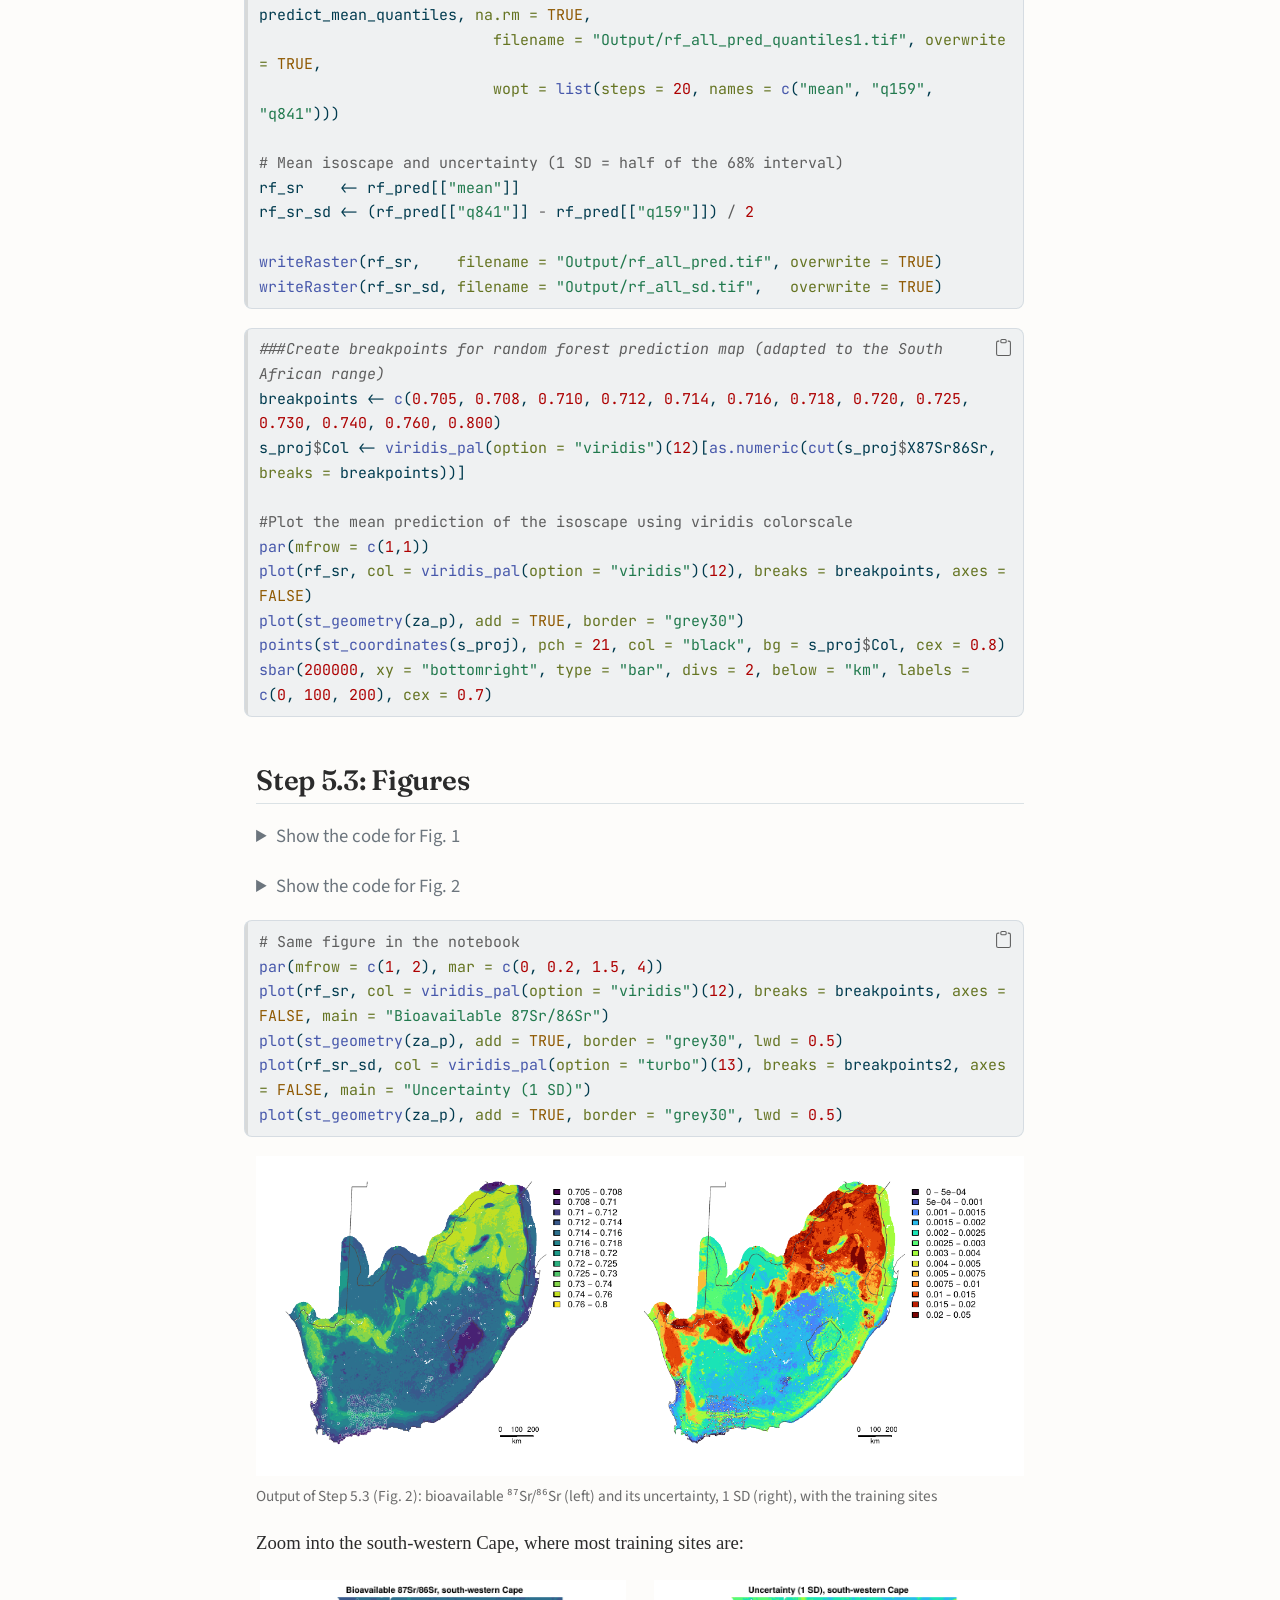
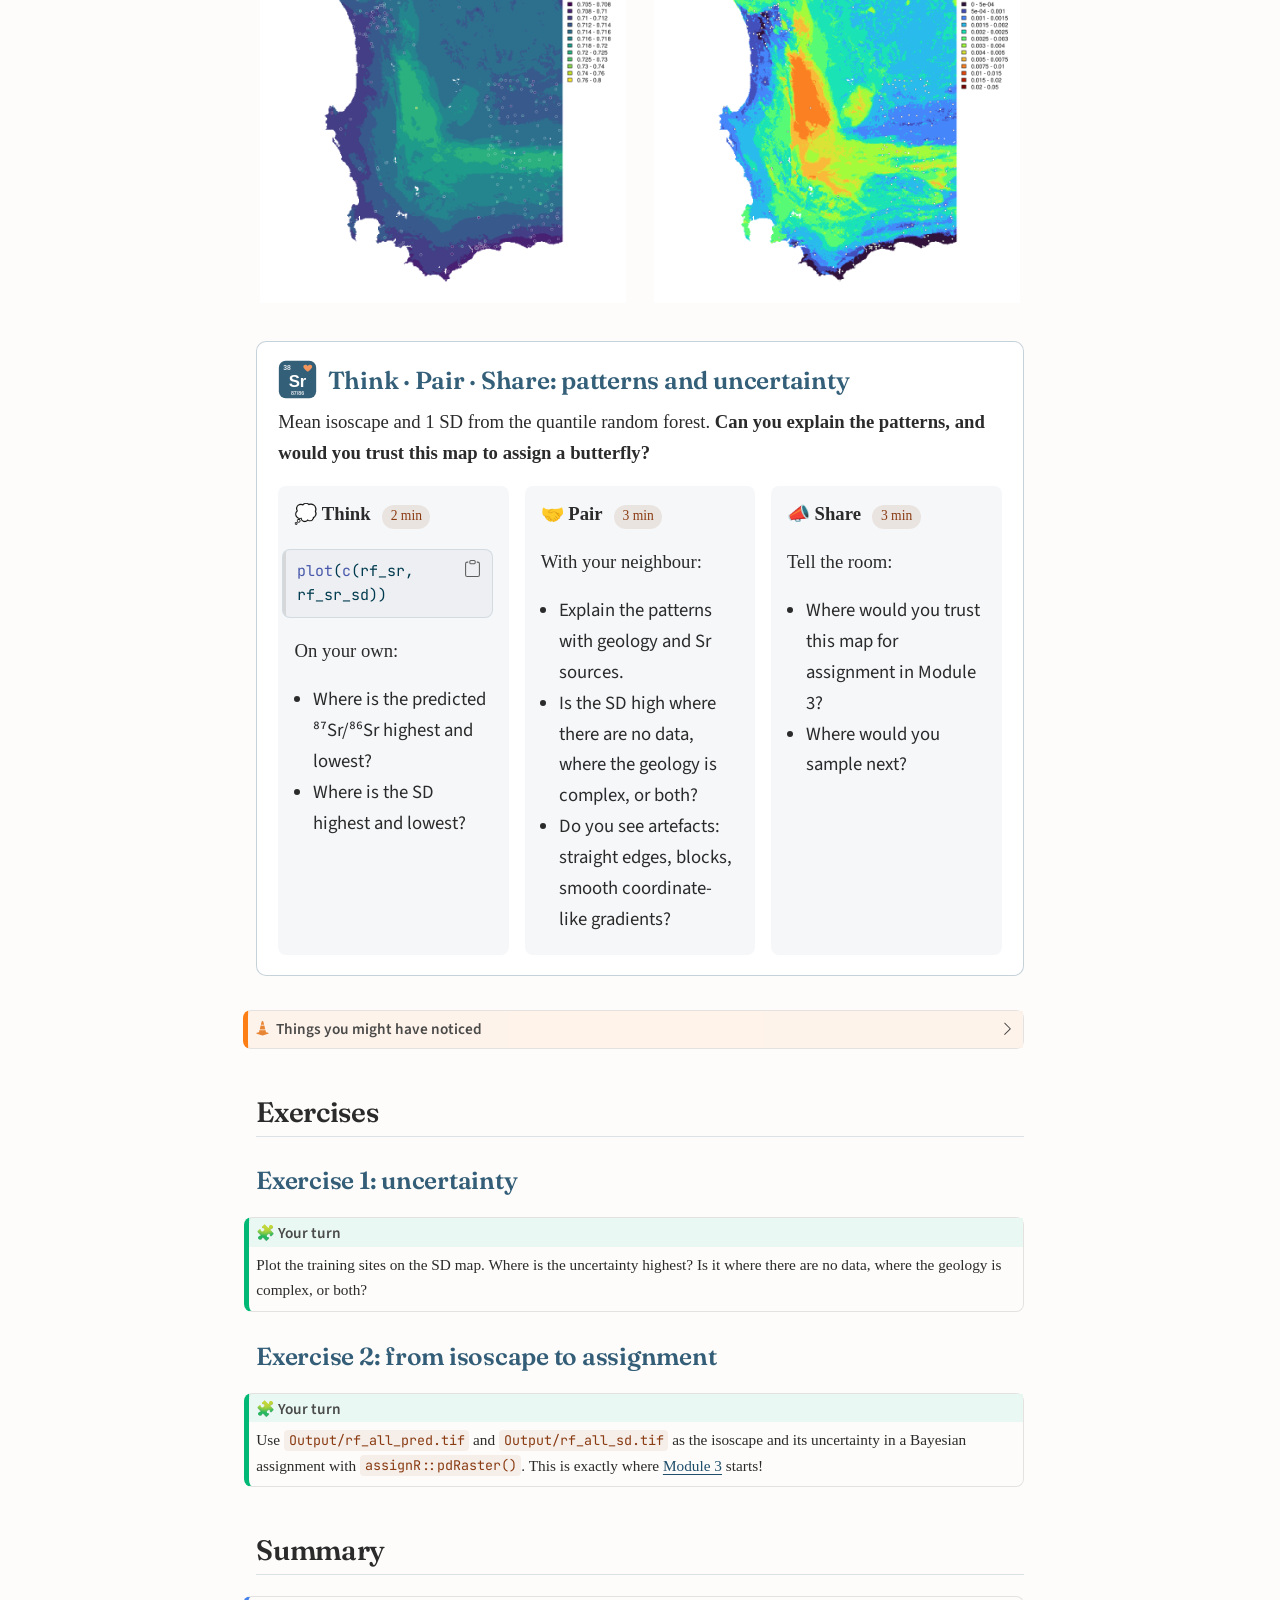
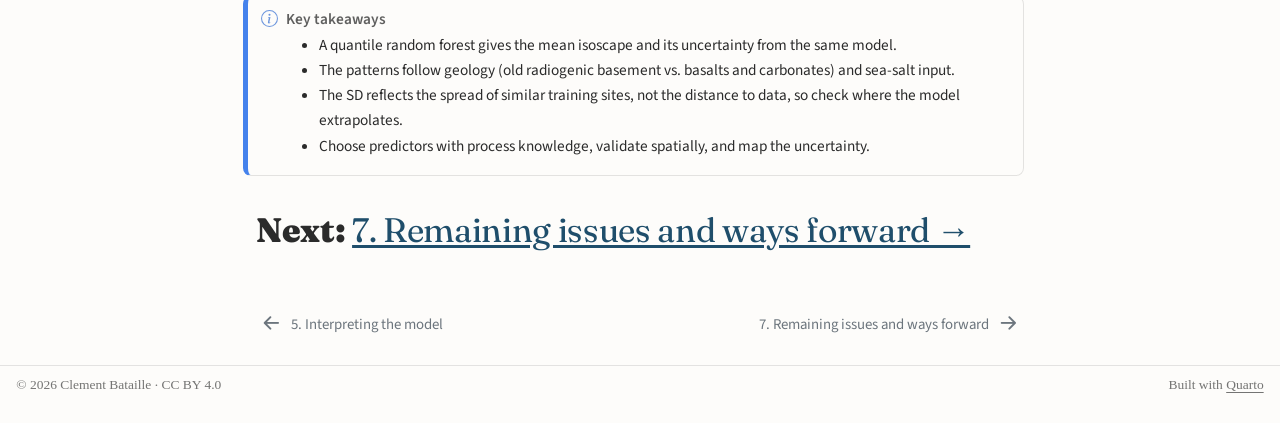
<file: docs/06-isoscape.html>
<!DOCTYPE html>
<html xmlns="http://www.w3.org/1999/xhtml" lang="en" xml:lang="en"><head>

<meta charset="utf-8">
<meta name="generator" content="quarto-1.6.42">

<meta name="viewport" content="width=device-width, initial-scale=1.0, user-scalable=yes">

<meta name="description" content="Apply the model to every pixel of South Africa">

<title>6. Isoscape and uncertainty – Strontium isotope geolocation for terrestrial ecology: Module 2</title>
<style>
code{white-space: pre-wrap;}
span.smallcaps{font-variant: small-caps;}
div.columns{display: flex; gap: min(4vw, 1.5em);}
div.column{flex: auto; overflow-x: auto;}
div.hanging-indent{margin-left: 1.5em; text-indent: -1.5em;}
ul.task-list{list-style: none;}
ul.task-list li input[type="checkbox"] {
  width: 0.8em;
  margin: 0 0.8em 0.2em -1em; /* quarto-specific, see https://github.com/quarto-dev/quarto-cli/issues/4556 */ 
  vertical-align: middle;
}
/* CSS for syntax highlighting */
pre > code.sourceCode { white-space: pre; position: relative; }
pre > code.sourceCode > span { line-height: 1.25; }
pre > code.sourceCode > span:empty { height: 1.2em; }
.sourceCode { overflow: visible; }
code.sourceCode > span { color: inherit; text-decoration: inherit; }
div.sourceCode { margin: 1em 0; }
pre.sourceCode { margin: 0; }
@media screen {
div.sourceCode { overflow: auto; }
}
@media print {
pre > code.sourceCode { white-space: pre-wrap; }
pre > code.sourceCode > span { display: inline-block; text-indent: -5em; padding-left: 5em; }
}
pre.numberSource code
  { counter-reset: source-line 0; }
pre.numberSource code > span
  { position: relative; left: -4em; counter-increment: source-line; }
pre.numberSource code > span > a:first-child::before
  { content: counter(source-line);
    position: relative; left: -1em; text-align: right; vertical-align: baseline;
    border: none; display: inline-block;
    -webkit-touch-callout: none; -webkit-user-select: none;
    -khtml-user-select: none; -moz-user-select: none;
    -ms-user-select: none; user-select: none;
    padding: 0 4px; width: 4em;
  }
pre.numberSource { margin-left: 3em;  padding-left: 4px; }
div.sourceCode
  {   }
@media screen {
pre > code.sourceCode > span > a:first-child::before { text-decoration: underline; }
}
</style>


<script src="site_libs/quarto-nav/quarto-nav.js"></script>
<script src="site_libs/quarto-nav/headroom.min.js"></script>
<script src="site_libs/clipboard/clipboard.min.js"></script>
<script src="site_libs/quarto-search/autocomplete.umd.js"></script>
<script src="site_libs/quarto-search/fuse.min.js"></script>
<script src="site_libs/quarto-search/quarto-search.js"></script>
<meta name="quarto:offset" content="./">
<link href="./07-remaining-issues.html" rel="next">
<link href="./05-interpretation.html" rel="prev">
<script src="site_libs/quarto-html/quarto.js"></script>
<script src="site_libs/quarto-html/popper.min.js"></script>
<script src="site_libs/quarto-html/tippy.umd.min.js"></script>
<script src="site_libs/quarto-html/anchor.min.js"></script>
<link href="site_libs/quarto-html/tippy.css" rel="stylesheet">
<link href="site_libs/quarto-html/quarto-syntax-highlighting-b2d9fb69a705f84b18c767c904a7c72d.css" rel="stylesheet" id="quarto-text-highlighting-styles">
<script src="site_libs/bootstrap/bootstrap.min.js"></script>
<link href="site_libs/bootstrap/bootstrap-icons.css" rel="stylesheet">
<link href="site_libs/bootstrap/bootstrap-333addd1bd3a146788b4b69de38e3784.min.css" rel="stylesheet" append-hash="true" id="quarto-bootstrap" data-mode="light">
<script src="site_libs/quarto-contrib/glightbox/glightbox.min.js"></script>
<link href="site_libs/quarto-contrib/glightbox/glightbox.min.css" rel="stylesheet">
<link href="site_libs/quarto-contrib/glightbox/lightbox.css" rel="stylesheet">
<script id="quarto-search-options" type="application/json">{
  "location": "sidebar",
  "copy-button": false,
  "collapse-after": 3,
  "panel-placement": "start",
  "type": "textbox",
  "limit": 50,
  "keyboard-shortcut": [
    "f",
    "/",
    "s"
  ],
  "language": {
    "search-no-results-text": "No results",
    "search-matching-documents-text": "matching documents",
    "search-copy-link-title": "Copy link to search",
    "search-hide-matches-text": "Hide additional matches",
    "search-more-match-text": "more match in this document",
    "search-more-matches-text": "more matches in this document",
    "search-clear-button-title": "Clear",
    "search-text-placeholder": "",
    "search-detached-cancel-button-title": "Cancel",
    "search-submit-button-title": "Submit",
    "search-label": "Search"
  }
}</script>
<style>html{ scroll-behavior: smooth; }</style>


</head>

<body class="nav-sidebar docked nav-fixed">

<div id="quarto-search-results"></div>
  <header id="quarto-header" class="headroom fixed-top">
    <nav class="navbar navbar-expand-lg " data-bs-theme="dark">
      <div class="navbar-container container-fluid">
      <div class="navbar-brand-container mx-auto">
    <a class="navbar-brand" href="./index.html">
    <span class="navbar-title">Strontium isotope geolocation for terrestrial ecology: Module 2</span>
    </a>
  </div>
          <button class="navbar-toggler" type="button" data-bs-toggle="collapse" data-bs-target="#navbarCollapse" aria-controls="navbarCollapse" role="menu" aria-expanded="false" aria-label="Toggle navigation" onclick="if (window.quartoToggleHeadroom) { window.quartoToggleHeadroom(); }">
  <span class="navbar-toggler-icon"></span>
</button>
          <div class="collapse navbar-collapse" id="navbarCollapse">
            <ul class="navbar-nav navbar-nav-scroll me-auto">
  <li class="nav-item">
    <a class="nav-link active" href="./index.html" aria-current="page"> 
<span class="menu-text">Home</span></a>
  </li>  
  <li class="nav-item">
    <a class="nav-link" href="https://meganreich.github.io/Isoecol2026_Srworkshop_P3/"> 
<span class="menu-text">Module 3 →</span></a>
  </li>  
</ul>
            <ul class="navbar-nav navbar-nav-scroll ms-auto">
  <li class="nav-item compact">
    <a class="nav-link" href="https://github.com/cbataill/Isoecol2026_Srworkshop_P2"> <i class="bi bi-github" role="img" aria-label="GitHub">
</i> 
<span class="menu-text"></span></a>
  </li>  
</ul>
          </div> <!-- /navcollapse -->
            <div class="quarto-navbar-tools">
  <a href="" class="quarto-reader-toggle quarto-navigation-tool px-1" onclick="window.quartoToggleReader(); return false;" title="Toggle reader mode">
  <div class="quarto-reader-toggle-btn">
  <i class="bi"></i>
  </div>
</a>
</div>
      </div> <!-- /container-fluid -->
    </nav>
  <nav class="quarto-secondary-nav">
    <div class="container-fluid d-flex">
      <button type="button" class="quarto-btn-toggle btn" data-bs-toggle="collapse" role="button" data-bs-target=".quarto-sidebar-collapse-item" aria-controls="quarto-sidebar" aria-expanded="false" aria-label="Toggle sidebar navigation" onclick="if (window.quartoToggleHeadroom) { window.quartoToggleHeadroom(); }">
        <i class="bi bi-layout-text-sidebar-reverse"></i>
      </button>
        <nav class="quarto-page-breadcrumbs" aria-label="breadcrumb"><ol class="breadcrumb"><li class="breadcrumb-item"><a href="./00-random-forest.html">Workshop</a></li><li class="breadcrumb-item"><a href="./06-isoscape.html">6. Isoscape and uncertainty</a></li></ol></nav>
        <a class="flex-grow-1" role="navigation" data-bs-toggle="collapse" data-bs-target=".quarto-sidebar-collapse-item" aria-controls="quarto-sidebar" aria-expanded="false" aria-label="Toggle sidebar navigation" onclick="if (window.quartoToggleHeadroom) { window.quartoToggleHeadroom(); }">      
        </a>
      <button type="button" class="btn quarto-search-button" aria-label="Search" onclick="window.quartoOpenSearch();">
        <i class="bi bi-search"></i>
      </button>
    </div>
  </nav>
</header>
<!-- content -->
<div id="quarto-content" class="quarto-container page-columns page-rows-contents page-layout-article page-navbar">
<!-- sidebar -->
  <nav id="quarto-sidebar" class="sidebar collapse collapse-horizontal quarto-sidebar-collapse-item sidebar-navigation docked overflow-auto">
        <div class="mt-2 flex-shrink-0 align-items-center">
        <div class="sidebar-search">
        <div id="quarto-search" class="" title="Search"></div>
        </div>
        </div>
    <div class="sidebar-menu-container"> 
    <ul class="list-unstyled mt-1">
        <li class="sidebar-item">
  <div class="sidebar-item-container"> 
  <a href="./index.html" class="sidebar-item-text sidebar-link">
 <span class="menu-text">Welcome</span></a>
  </div>
</li>
        <li class="sidebar-item sidebar-item-section">
      <div class="sidebar-item-container"> 
            <a class="sidebar-item-text sidebar-link text-start" data-bs-toggle="collapse" data-bs-target="#quarto-sidebar-section-1" role="navigation" aria-expanded="true">
 <span class="menu-text">Workshop</span></a>
          <a class="sidebar-item-toggle text-start" data-bs-toggle="collapse" data-bs-target="#quarto-sidebar-section-1" role="navigation" aria-expanded="true" aria-label="Toggle section">
            <i class="bi bi-chevron-right ms-2"></i>
          </a> 
      </div>
      <ul id="quarto-sidebar-section-1" class="collapse list-unstyled sidebar-section depth1 show">  
          <li class="sidebar-item">
  <div class="sidebar-item-container"> 
  <a href="./00-random-forest.html" class="sidebar-item-text sidebar-link">
 <span class="menu-text">0. How random forest works</span></a>
  </div>
</li>
          <li class="sidebar-item">
  <div class="sidebar-item-container"> 
  <a href="./01-training-data.html" class="sidebar-item-text sidebar-link">
 <span class="menu-text">1. Training data</span></a>
  </div>
</li>
          <li class="sidebar-item">
  <div class="sidebar-item-container"> 
  <a href="./02-covariates.html" class="sidebar-item-text sidebar-link">
 <span class="menu-text">2. Covariates</span></a>
  </div>
</li>
          <li class="sidebar-item">
  <div class="sidebar-item-container"> 
  <a href="./02b-own-study-area.html" class="sidebar-item-text sidebar-link">
 <span class="menu-text">Extra: your own study area</span></a>
  </div>
</li>
          <li class="sidebar-item">
  <div class="sidebar-item-container"> 
  <a href="./03-regression-matrix.html" class="sidebar-item-text sidebar-link">
 <span class="menu-text">3. Regression matrix</span></a>
  </div>
</li>
          <li class="sidebar-item">
  <div class="sidebar-item-container"> 
  <a href="./04-cross-validation.html" class="sidebar-item-text sidebar-link">
 <span class="menu-text">4. Predictor selection and cross-validation</span></a>
  </div>
</li>
          <li class="sidebar-item">
  <div class="sidebar-item-container"> 
  <a href="./05-interpretation.html" class="sidebar-item-text sidebar-link">
 <span class="menu-text">5. Interpreting the model</span></a>
  </div>
</li>
          <li class="sidebar-item">
  <div class="sidebar-item-container"> 
  <a href="./06-isoscape.html" class="sidebar-item-text sidebar-link active">
 <span class="menu-text">6. Isoscape and uncertainty</span></a>
  </div>
</li>
          <li class="sidebar-item">
  <div class="sidebar-item-container"> 
  <a href="./07-remaining-issues.html" class="sidebar-item-text sidebar-link">
 <span class="menu-text">7. Remaining issues and ways forward</span></a>
  </div>
</li>
      </ul>
  </li>
    </ul>
    </div>
</nav>
<div id="quarto-sidebar-glass" class="quarto-sidebar-collapse-item" data-bs-toggle="collapse" data-bs-target=".quarto-sidebar-collapse-item"></div>
<!-- margin-sidebar -->
    <div id="quarto-margin-sidebar" class="sidebar margin-sidebar">
        <nav id="TOC" role="doc-toc" class="toc-active">
    <h2 id="toc-title">On this page</h2>
   
  <ul>
  <li><a href="#overview" id="toc-overview" class="nav-link active" data-scroll-target="#overview">Overview</a></li>
  <li><a href="#step-5.1-create-the-predictor-stack" id="toc-step-5.1-create-the-predictor-stack" class="nav-link" data-scroll-target="#step-5.1-create-the-predictor-stack">Step 5.1: Create the predictor stack</a></li>
  <li><a href="#step-5.2-mean-isoscape-and-uncertainty-in-a-single-pass" id="toc-step-5.2-mean-isoscape-and-uncertainty-in-a-single-pass" class="nav-link" data-scroll-target="#step-5.2-mean-isoscape-and-uncertainty-in-a-single-pass">Step 5.2: Mean isoscape and uncertainty in a single pass</a></li>
  <li><a href="#step-5.3-figures" id="toc-step-5.3-figures" class="nav-link" data-scroll-target="#step-5.3-figures">Step 5.3: Figures</a>
  <ul class="collapse">
  <li><a href="#think-pair-share-patterns-and-uncertainty" id="toc-think-pair-share-patterns-and-uncertainty" class="nav-link" data-scroll-target="#think-pair-share-patterns-and-uncertainty">Think · Pair · Share: patterns and uncertainty</a></li>
  </ul></li>
  <li><a href="#exercises" id="toc-exercises" class="nav-link" data-scroll-target="#exercises">Exercises</a>
  <ul class="collapse">
  <li><a href="#exercise-1-uncertainty" id="toc-exercise-1-uncertainty" class="nav-link" data-scroll-target="#exercise-1-uncertainty">Exercise 1: uncertainty</a></li>
  <li><a href="#exercise-2-from-isoscape-to-assignment" id="toc-exercise-2-from-isoscape-to-assignment" class="nav-link" data-scroll-target="#exercise-2-from-isoscape-to-assignment">Exercise 2: from isoscape to assignment</a></li>
  </ul></li>
  <li><a href="#summary" id="toc-summary" class="nav-link" data-scroll-target="#summary">Summary</a></li>
  <li><a href="#next-7.-remaining-issues-and-ways-forward" id="toc-next-7.-remaining-issues-and-ways-forward" class="nav-link" data-scroll-target="#next-7.-remaining-issues-and-ways-forward"><strong>Next:</strong> 7. Remaining issues and ways forward →</a></li>
  </ul>
</nav>
    </div>
<!-- main -->
<main class="content" id="quarto-document-content">

<header id="title-block-header" class="quarto-title-block default"><nav class="quarto-page-breadcrumbs quarto-title-breadcrumbs d-none d-lg-block" aria-label="breadcrumb"><ol class="breadcrumb"><li class="breadcrumb-item"><a href="./00-random-forest.html">Workshop</a></li><li class="breadcrumb-item"><a href="./06-isoscape.html">6. Isoscape and uncertainty</a></li></ol></nav>
<div class="quarto-title">
<h1 class="title">6. Isoscape and uncertainty</h1>
<p class="subtitle lead">Mapping the mean and the SD with a quantile random forest</p>
</div>

<div>
  <div class="description">
    Apply the model to every pixel of South Africa
  </div>
</div>


<div class="quarto-title-meta">

    
  
    <div>
    <div class="quarto-title-meta-heading">Modified</div>
    <div class="quarto-title-meta-contents">
      <p class="date-modified">October 10, 2026</p>
    </div>
  </div>
    
  </div>
  


</header>


<div class="callout callout-style-simple callout-note no-icon callout-titled">
<div class="callout-header d-flex align-content-center">
<div class="callout-icon-container">
<i class="callout-icon no-icon"></i>
</div>
<div class="callout-title-container flex-fill">
In this section
</div>
</div>
<div class="callout-body-container callout-body">
<ul>
<li><strong>You’ll learn:</strong> how to predict the isoscape and its uncertainty, and how to read them before using them for assignment</li>
<li><strong>You’ll need:</strong> <code>RF_all</code> (Section 4) and <code>stack_all</code> (Section 2)</li>
<li><strong>Time:</strong> about 15 minutes (plus ~5 min of prediction)</li>
</ul>
</div>
</div>
<section id="overview" class="level2">
<h2 class="anchored" data-anchor-id="overview">Overview</h2>
<p>We now apply the trained model to every 1 km pixel of South Africa. Because the model was trained as a <strong>quantile random forest</strong> (<code>quantreg = TRUE</code>), the same model gives both the mean isoscape and its uncertainty in a single pass.</p>
</section>
<section id="step-5.1-create-the-predictor-stack" class="level2">
<h2 class="anchored" data-anchor-id="step-5.1-create-the-predictor-stack">Step 5.1: Create the predictor stack</h2>
<p>The stack must contain the same covariates, with the same names, as the training table.</p>
<div class="cell">
<div class="sourceCode cell-code" id="cb1"><pre class="sourceCode r code-with-copy"><code class="sourceCode r"><span id="cb1-1"><a href="#cb1-1" aria-hidden="true" tabindex="-1"></a><span class="co"># Stack of the selected predictors (same names as in the training table)</span></span>
<span id="cb1-2"><a href="#cb1-2" aria-hidden="true" tabindex="-1"></a>stack_sel <span class="ot">&lt;-</span> stack_all[[predictors]]</span>
<span id="cb1-3"><a href="#cb1-3" aria-hidden="true" tabindex="-1"></a>stack_sel</span></code><button title="Copy to Clipboard" class="code-copy-button"><i class="bi"></i></button></pre></div>
</div>
</section>
<section id="step-5.2-mean-isoscape-and-uncertainty-in-a-single-pass" class="level2">
<h2 class="anchored" data-anchor-id="step-5.2-mean-isoscape-and-uncertainty-in-a-single-pass">Step 5.2: Mean isoscape and uncertainty in a single pass</h2>
<p>A random forest gives one prediction per pixel (the mean of all trees). A quantile random forest can also predict quantiles of the distribution in each pixel. The 15.9% and 84.1% quantiles bracket 68% of the predictions (±1 SD if the distribution is normal). Half of this range is our uncertainty (1 SD), which is what we need for Bayesian assignment with assignR in Module 3.</p>
<p><code>terra::predict()</code> reads the rasters block by block (so memory is not a problem), calls our small function on each block, and writes the three layers (mean, Q15.9, Q84.1) directly to a GeoTIFF.</p>
<div class="callout callout-style-default callout-important callout-titled">
<div class="callout-header d-flex align-content-center">
<div class="callout-icon-container">
<i class="callout-icon"></i>
</div>
<div class="callout-title-container flex-fill">
This step takes a few minutes
</div>
</div>
<div class="callout-body-container callout-body">
<p>If memory is limited, increase <code>steps</code>. If it is too slow, the results are already in <code>Output/rf_all_pred.tif</code> and <code>Output/rf_all_sd.tif</code>.</p>
</div>
</div>
<div class="cell">
<div class="sourceCode cell-code" id="cb2"><pre class="sourceCode r code-with-copy"><code class="sourceCode r"><span id="cb2-1"><a href="#cb2-1" aria-hidden="true" tabindex="-1"></a><span class="co"># For a block of pixels: mean prediction + 15.9% and 84.1% quantiles</span></span>
<span id="cb2-2"><a href="#cb2-2" aria-hidden="true" tabindex="-1"></a>predict_mean_quantiles <span class="ot">&lt;-</span> <span class="cf">function</span>(model, data, ...) {</span>
<span id="cb2-3"><a href="#cb2-3" aria-hidden="true" tabindex="-1"></a>  q <span class="ot">&lt;-</span> <span class="fu">predict</span>(model, <span class="at">data =</span> data, <span class="at">type =</span> <span class="st">"quantiles"</span>, <span class="at">quantiles =</span> <span class="fu">c</span>(<span class="fl">0.159</span>, <span class="fl">0.841</span>))<span class="sc">$</span>predictions</span>
<span id="cb2-4"><a href="#cb2-4" aria-hidden="true" tabindex="-1"></a>  <span class="fu">cbind</span>(<span class="at">mean =</span> <span class="fu">predict</span>(model, <span class="at">data =</span> data)<span class="sc">$</span>predictions, <span class="at">q159 =</span> q[, <span class="dv">1</span>], <span class="at">q841 =</span> q[, <span class="dv">2</span>])</span>
<span id="cb2-5"><a href="#cb2-5" aria-hidden="true" tabindex="-1"></a>}</span>
<span id="cb2-6"><a href="#cb2-6" aria-hidden="true" tabindex="-1"></a></span>
<span id="cb2-7"><a href="#cb2-7" aria-hidden="true" tabindex="-1"></a>rf_pred <span class="ot">&lt;-</span> terra<span class="sc">::</span><span class="fu">predict</span>(stack_sel, RF_all<span class="sc">$</span>finalModel, <span class="at">fun =</span> predict_mean_quantiles, <span class="at">na.rm =</span> <span class="cn">TRUE</span>,</span>
<span id="cb2-8"><a href="#cb2-8" aria-hidden="true" tabindex="-1"></a>                          <span class="at">filename =</span> <span class="st">"Output/rf_all_pred_quantiles1.tif"</span>, <span class="at">overwrite =</span> <span class="cn">TRUE</span>,</span>
<span id="cb2-9"><a href="#cb2-9" aria-hidden="true" tabindex="-1"></a>                          <span class="at">wopt =</span> <span class="fu">list</span>(<span class="at">steps =</span> <span class="dv">20</span>, <span class="at">names =</span> <span class="fu">c</span>(<span class="st">"mean"</span>, <span class="st">"q159"</span>, <span class="st">"q841"</span>)))</span>
<span id="cb2-10"><a href="#cb2-10" aria-hidden="true" tabindex="-1"></a></span>
<span id="cb2-11"><a href="#cb2-11" aria-hidden="true" tabindex="-1"></a><span class="co"># Mean isoscape and uncertainty (1 SD = half of the 68% interval)</span></span>
<span id="cb2-12"><a href="#cb2-12" aria-hidden="true" tabindex="-1"></a>rf_sr    <span class="ot">&lt;-</span> rf_pred[[<span class="st">"mean"</span>]]</span>
<span id="cb2-13"><a href="#cb2-13" aria-hidden="true" tabindex="-1"></a>rf_sr_sd <span class="ot">&lt;-</span> (rf_pred[[<span class="st">"q841"</span>]] <span class="sc">-</span> rf_pred[[<span class="st">"q159"</span>]]) <span class="sc">/</span> <span class="dv">2</span></span>
<span id="cb2-14"><a href="#cb2-14" aria-hidden="true" tabindex="-1"></a></span>
<span id="cb2-15"><a href="#cb2-15" aria-hidden="true" tabindex="-1"></a><span class="fu">writeRaster</span>(rf_sr,    <span class="at">filename =</span> <span class="st">"Output/rf_all_pred.tif"</span>, <span class="at">overwrite =</span> <span class="cn">TRUE</span>)</span>
<span id="cb2-16"><a href="#cb2-16" aria-hidden="true" tabindex="-1"></a><span class="fu">writeRaster</span>(rf_sr_sd, <span class="at">filename =</span> <span class="st">"Output/rf_all_sd.tif"</span>,   <span class="at">overwrite =</span> <span class="cn">TRUE</span>)</span></code><button title="Copy to Clipboard" class="code-copy-button"><i class="bi"></i></button></pre></div>
</div>
<div class="cell">
<div class="sourceCode cell-code" id="cb3"><pre class="sourceCode r code-with-copy"><code class="sourceCode r"><span id="cb3-1"><a href="#cb3-1" aria-hidden="true" tabindex="-1"></a><span class="do">###Create breakpoints for random forest prediction map (adapted to the South African range)</span></span>
<span id="cb3-2"><a href="#cb3-2" aria-hidden="true" tabindex="-1"></a>breakpoints <span class="ot">&lt;-</span> <span class="fu">c</span>(<span class="fl">0.705</span>, <span class="fl">0.708</span>, <span class="fl">0.710</span>, <span class="fl">0.712</span>, <span class="fl">0.714</span>, <span class="fl">0.716</span>, <span class="fl">0.718</span>, <span class="fl">0.720</span>, <span class="fl">0.725</span>, <span class="fl">0.730</span>, <span class="fl">0.740</span>, <span class="fl">0.760</span>, <span class="fl">0.800</span>)</span>
<span id="cb3-3"><a href="#cb3-3" aria-hidden="true" tabindex="-1"></a>s_proj<span class="sc">$</span>Col <span class="ot">&lt;-</span> <span class="fu">viridis_pal</span>(<span class="at">option =</span> <span class="st">"viridis"</span>)(<span class="dv">12</span>)[<span class="fu">as.numeric</span>(<span class="fu">cut</span>(s_proj<span class="sc">$</span>X87Sr86Sr, <span class="at">breaks =</span> breakpoints))]</span>
<span id="cb3-4"><a href="#cb3-4" aria-hidden="true" tabindex="-1"></a></span>
<span id="cb3-5"><a href="#cb3-5" aria-hidden="true" tabindex="-1"></a><span class="co">#Plot the mean prediction of the isoscape using viridis colorscale</span></span>
<span id="cb3-6"><a href="#cb3-6" aria-hidden="true" tabindex="-1"></a><span class="fu">par</span>(<span class="at">mfrow =</span> <span class="fu">c</span>(<span class="dv">1</span>,<span class="dv">1</span>))</span>
<span id="cb3-7"><a href="#cb3-7" aria-hidden="true" tabindex="-1"></a><span class="fu">plot</span>(rf_sr, <span class="at">col =</span> <span class="fu">viridis_pal</span>(<span class="at">option =</span> <span class="st">"viridis"</span>)(<span class="dv">12</span>), <span class="at">breaks =</span> breakpoints, <span class="at">axes =</span> <span class="cn">FALSE</span>)</span>
<span id="cb3-8"><a href="#cb3-8" aria-hidden="true" tabindex="-1"></a><span class="fu">plot</span>(<span class="fu">st_geometry</span>(za_p), <span class="at">add =</span> <span class="cn">TRUE</span>, <span class="at">border =</span> <span class="st">"grey30"</span>)</span>
<span id="cb3-9"><a href="#cb3-9" aria-hidden="true" tabindex="-1"></a><span class="fu">points</span>(<span class="fu">st_coordinates</span>(s_proj), <span class="at">pch =</span> <span class="dv">21</span>, <span class="at">col =</span> <span class="st">"black"</span>, <span class="at">bg =</span> s_proj<span class="sc">$</span>Col, <span class="at">cex =</span> <span class="fl">0.8</span>)</span>
<span id="cb3-10"><a href="#cb3-10" aria-hidden="true" tabindex="-1"></a><span class="fu">sbar</span>(<span class="dv">200000</span>, <span class="at">xy =</span> <span class="st">"bottomright"</span>, <span class="at">type =</span> <span class="st">"bar"</span>, <span class="at">divs =</span> <span class="dv">2</span>, <span class="at">below =</span> <span class="st">"km"</span>, <span class="at">labels =</span> <span class="fu">c</span>(<span class="dv">0</span>, <span class="dv">100</span>, <span class="dv">200</span>), <span class="at">cex =</span> <span class="fl">0.7</span>)</span></code><button title="Copy to Clipboard" class="code-copy-button"><i class="bi"></i></button></pre></div>
</div>
</section>
<section id="step-5.3-figures" class="level2">
<h2 class="anchored" data-anchor-id="step-5.3-figures">Step 5.3: Figures</h2>
<div class="cell">
<details class="code-fold">
<summary>Show the code for Fig. 1</summary>
<div class="sourceCode cell-code" id="cb4"><pre class="sourceCode r code-with-copy"><code class="sourceCode r"><span id="cb4-1"><a href="#cb4-1" aria-hidden="true" tabindex="-1"></a><span class="fu">pdf</span>(<span class="st">"Output/Fig1.pdf"</span>, <span class="at">width =</span> <span class="dv">8</span>, <span class="at">height =</span> <span class="dv">7</span>)</span>
<span id="cb4-2"><a href="#cb4-2" aria-hidden="true" tabindex="-1"></a><span class="co"># Elevation as a background and training sites coloured by sample type</span></span>
<span id="cb4-3"><a href="#cb4-3" aria-hidden="true" tabindex="-1"></a>s_proj<span class="sc">$</span>type <span class="ot">&lt;-</span> <span class="fu">ifelse</span>(<span class="fu">grepl</span>(<span class="st">"plant"</span>, s_proj<span class="sc">$</span>material_type), <span class="st">"plant"</span>,</span>
<span id="cb4-4"><a href="#cb4-4" aria-hidden="true" tabindex="-1"></a>                <span class="fu">ifelse</span>(<span class="fu">grepl</span>(<span class="st">"soil"</span>, s_proj<span class="sc">$</span>material_type), <span class="st">"soil"</span>, <span class="st">"fauna"</span>))</span>
<span id="cb4-5"><a href="#cb4-5" aria-hidden="true" tabindex="-1"></a><span class="fu">par</span>(<span class="at">mfrow =</span> <span class="fu">c</span>(<span class="dv">1</span>, <span class="dv">1</span>), <span class="at">mar =</span> <span class="fu">c</span>(<span class="dv">1</span>, <span class="dv">1</span>, <span class="dv">1</span>, <span class="dv">1</span>))</span>
<span id="cb4-6"><a href="#cb4-6" aria-hidden="true" tabindex="-1"></a>breaks <span class="ot">&lt;-</span> <span class="fu">c</span>(<span class="dv">0</span>, <span class="dv">100</span>, <span class="dv">250</span>, <span class="dv">500</span>, <span class="dv">750</span>, <span class="dv">1000</span>, <span class="dv">1250</span>, <span class="dv">1500</span>, <span class="dv">2000</span>, <span class="dv">2500</span>, <span class="dv">3500</span>)</span>
<span id="cb4-7"><a href="#cb4-7" aria-hidden="true" tabindex="-1"></a><span class="fu">plot</span>(r.elevation, <span class="at">col =</span> <span class="fu">terrain.colors</span>(<span class="dv">10</span>), <span class="at">breaks =</span> breaks, <span class="at">axes =</span> <span class="cn">FALSE</span>)</span>
<span id="cb4-8"><a href="#cb4-8" aria-hidden="true" tabindex="-1"></a><span class="fu">plot</span>(<span class="fu">st_geometry</span>(za_p), <span class="at">add =</span> <span class="cn">TRUE</span>, <span class="at">border =</span> <span class="st">"black"</span>, <span class="at">lwd =</span> <span class="fl">0.5</span>)</span>
<span id="cb4-9"><a href="#cb4-9" aria-hidden="true" tabindex="-1"></a>type_col <span class="ot">&lt;-</span> <span class="fu">c</span>(<span class="at">plant =</span> <span class="st">"forestgreen"</span>, <span class="at">soil =</span> <span class="st">"sienna"</span>, <span class="at">fauna =</span> <span class="st">"steelblue"</span>)</span>
<span id="cb4-10"><a href="#cb4-10" aria-hidden="true" tabindex="-1"></a><span class="fu">points</span>(<span class="fu">st_coordinates</span>(s_proj), <span class="at">pch =</span> <span class="dv">21</span>, <span class="at">bg =</span> type_col[s_proj<span class="sc">$</span>type], <span class="at">cex =</span> <span class="fl">0.9</span>, <span class="at">lwd =</span> <span class="fl">0.4</span>)</span>
<span id="cb4-11"><a href="#cb4-11" aria-hidden="true" tabindex="-1"></a><span class="fu">legend</span>(<span class="st">"topleft"</span>, <span class="at">inset =</span> <span class="fu">c</span>(<span class="fl">0.08</span>, <span class="fl">0.02</span>), <span class="at">legend =</span> <span class="fu">names</span>(type_col),</span>
<span id="cb4-12"><a href="#cb4-12" aria-hidden="true" tabindex="-1"></a>       <span class="at">pt.bg =</span> type_col, <span class="at">pch =</span> <span class="dv">21</span>, <span class="at">pt.cex =</span> <span class="fl">1.3</span>, <span class="at">bty =</span> <span class="st">"n"</span>, <span class="at">cex =</span> <span class="fl">0.8</span>, <span class="at">title =</span> <span class="st">"Training data"</span>)</span>
<span id="cb4-13"><a href="#cb4-13" aria-hidden="true" tabindex="-1"></a><span class="fu">sbar</span>(<span class="dv">200000</span>, <span class="at">xy =</span> <span class="st">"bottomright"</span>, <span class="at">type =</span> <span class="st">"bar"</span>, <span class="at">divs =</span> <span class="dv">2</span>, <span class="at">below =</span> <span class="st">"km"</span>, <span class="at">labels =</span> <span class="fu">c</span>(<span class="dv">0</span>, <span class="dv">100</span>, <span class="dv">200</span>), <span class="at">cex =</span> <span class="fl">0.7</span>)</span>
<span id="cb4-14"><a href="#cb4-14" aria-hidden="true" tabindex="-1"></a><span class="fu">dev.off</span>()</span></code><button title="Copy to Clipboard" class="code-copy-button"><i class="bi"></i></button></pre></div>
</details>
</div>
<div class="cell">
<details class="code-fold">
<summary>Show the code for Fig. 2</summary>
<div class="sourceCode cell-code" id="cb5"><pre class="sourceCode r code-with-copy"><code class="sourceCode r"><span id="cb5-1"><a href="#cb5-1" aria-hidden="true" tabindex="-1"></a>rf_sr_sd <span class="ot">&lt;-</span> terra<span class="sc">::</span><span class="fu">rast</span>(<span class="st">"Output/rf_all_sd.tif"</span>)</span>
<span id="cb5-2"><a href="#cb5-2" aria-hidden="true" tabindex="-1"></a></span>
<span id="cb5-3"><a href="#cb5-3" aria-hidden="true" tabindex="-1"></a><span class="do">####Figure for 87Sr/86Sr isoscape with all data</span></span>
<span id="cb5-4"><a href="#cb5-4" aria-hidden="true" tabindex="-1"></a><span class="do">###Create breakpoints for the uncertainty map (adapted to the South African range)</span></span>
<span id="cb5-5"><a href="#cb5-5" aria-hidden="true" tabindex="-1"></a>breakpoints2 <span class="ot">&lt;-</span> <span class="fu">c</span>(<span class="dv">0</span>, <span class="fl">0.0005</span>, <span class="fl">0.001</span>, <span class="fl">0.0015</span>, <span class="fl">0.002</span>, <span class="fl">0.0025</span>, <span class="fl">0.003</span>, <span class="fl">0.004</span>, <span class="fl">0.005</span>, <span class="fl">0.0075</span>, <span class="fl">0.01</span>, <span class="fl">0.015</span>, <span class="fl">0.02</span>, <span class="fl">0.05</span>)</span>
<span id="cb5-6"><a href="#cb5-6" aria-hidden="true" tabindex="-1"></a></span>
<span id="cb5-7"><a href="#cb5-7" aria-hidden="true" tabindex="-1"></a><span class="fu">pdf</span>(<span class="st">"Output/Fig2.pdf"</span>, <span class="at">width =</span> <span class="dv">12</span>, <span class="at">height =</span> <span class="dv">5</span>)</span>
<span id="cb5-8"><a href="#cb5-8" aria-hidden="true" tabindex="-1"></a><span class="co"># Set up the plotting area with adjusted margins</span></span>
<span id="cb5-9"><a href="#cb5-9" aria-hidden="true" tabindex="-1"></a><span class="fu">par</span>(<span class="at">mfrow =</span> <span class="fu">c</span>(<span class="dv">1</span>, <span class="dv">2</span>), <span class="at">mar =</span> <span class="fu">c</span>(<span class="dv">0</span>, <span class="fl">0.2</span>, <span class="dv">0</span>, <span class="dv">4</span>), <span class="at">oma =</span> <span class="fu">c</span>(<span class="dv">0</span>, <span class="dv">0</span>, <span class="dv">0</span>, <span class="dv">4</span>))  <span class="co"># Adjust outer margins (oma) and plot margins (mar)</span></span>
<span id="cb5-10"><a href="#cb5-10" aria-hidden="true" tabindex="-1"></a></span>
<span id="cb5-11"><a href="#cb5-11" aria-hidden="true" tabindex="-1"></a><span class="fu">plot</span>(rf_sr, <span class="at">col =</span> <span class="fu">viridis_pal</span>(<span class="at">option =</span> <span class="st">"viridis"</span>)(<span class="dv">12</span>),</span>
<span id="cb5-12"><a href="#cb5-12" aria-hidden="true" tabindex="-1"></a>  <span class="at">breaks =</span> breakpoints, <span class="at">axes =</span> <span class="cn">FALSE</span>)</span>
<span id="cb5-13"><a href="#cb5-13" aria-hidden="true" tabindex="-1"></a><span class="fu">plot</span>(<span class="fu">st_geometry</span>(za_p), <span class="at">add =</span> <span class="cn">TRUE</span>, <span class="at">border =</span> <span class="st">"grey30"</span>, <span class="at">lwd =</span> <span class="fl">0.5</span>)</span>
<span id="cb5-14"><a href="#cb5-14" aria-hidden="true" tabindex="-1"></a><span class="fu">points</span>(<span class="fu">st_coordinates</span>(s_proj),<span class="at">pch =</span> <span class="dv">21</span>,<span class="at">col =</span> <span class="st">"white"</span>,<span class="at">bg =</span> s_proj<span class="sc">$</span>Col,<span class="at">lwd =</span> <span class="fl">0.1</span>,<span class="at">cex =</span> <span class="fl">0.5</span>)</span>
<span id="cb5-15"><a href="#cb5-15" aria-hidden="true" tabindex="-1"></a><span class="fu">sbar</span>(<span class="dv">200000</span>, <span class="at">xy =</span> <span class="st">"bottomright"</span>, <span class="at">type =</span> <span class="st">"bar"</span>, <span class="at">divs =</span> <span class="dv">2</span>, <span class="at">below =</span> <span class="st">"km"</span>, <span class="at">labels =</span> <span class="fu">c</span>(<span class="dv">0</span>, <span class="dv">100</span>, <span class="dv">200</span>), <span class="at">cex =</span> <span class="fl">0.7</span>)</span>
<span id="cb5-16"><a href="#cb5-16" aria-hidden="true" tabindex="-1"></a></span>
<span id="cb5-17"><a href="#cb5-17" aria-hidden="true" tabindex="-1"></a><span class="fu">plot</span>(rf_sr_sd, <span class="at">col =</span> <span class="fu">viridis_pal</span>(<span class="at">option =</span> <span class="st">"turbo"</span>)(<span class="dv">13</span>), <span class="at">breaks =</span> breakpoints2, <span class="at">axes =</span> <span class="cn">FALSE</span>)</span>
<span id="cb5-18"><a href="#cb5-18" aria-hidden="true" tabindex="-1"></a><span class="fu">plot</span>(<span class="fu">st_geometry</span>(za_p), <span class="at">add =</span> <span class="cn">TRUE</span>, <span class="at">border =</span> <span class="st">"grey30"</span>, <span class="at">lwd =</span> <span class="fl">0.5</span>)</span>
<span id="cb5-19"><a href="#cb5-19" aria-hidden="true" tabindex="-1"></a><span class="fu">points</span>(<span class="fu">st_coordinates</span>(s_proj),<span class="at">pch =</span> <span class="dv">21</span>,<span class="at">col =</span> <span class="st">"black"</span>,<span class="at">bg =</span> <span class="st">"white"</span>,<span class="at">lwd =</span> <span class="fl">0.1</span>,<span class="at">cex =</span> <span class="fl">0.3</span>)</span>
<span id="cb5-20"><a href="#cb5-20" aria-hidden="true" tabindex="-1"></a><span class="fu">sbar</span>(<span class="dv">200000</span>, <span class="at">xy =</span> <span class="st">"bottomright"</span>, <span class="at">type =</span> <span class="st">"bar"</span>, <span class="at">divs =</span> <span class="dv">2</span>, <span class="at">below =</span> <span class="st">"km"</span>, <span class="at">labels =</span> <span class="fu">c</span>(<span class="dv">0</span>, <span class="dv">100</span>, <span class="dv">200</span>), <span class="at">cex =</span> <span class="fl">0.7</span>)</span>
<span id="cb5-21"><a href="#cb5-21" aria-hidden="true" tabindex="-1"></a><span class="fu">dev.off</span>()</span></code><button title="Copy to Clipboard" class="code-copy-button"><i class="bi"></i></button></pre></div>
</details>
</div>
<div class="cell">
<div class="sourceCode cell-code" id="cb6"><pre class="sourceCode r code-with-copy"><code class="sourceCode r"><span id="cb6-1"><a href="#cb6-1" aria-hidden="true" tabindex="-1"></a><span class="co"># Same figure in the notebook</span></span>
<span id="cb6-2"><a href="#cb6-2" aria-hidden="true" tabindex="-1"></a><span class="fu">par</span>(<span class="at">mfrow =</span> <span class="fu">c</span>(<span class="dv">1</span>, <span class="dv">2</span>), <span class="at">mar =</span> <span class="fu">c</span>(<span class="dv">0</span>, <span class="fl">0.2</span>, <span class="fl">1.5</span>, <span class="dv">4</span>))</span>
<span id="cb6-3"><a href="#cb6-3" aria-hidden="true" tabindex="-1"></a><span class="fu">plot</span>(rf_sr, <span class="at">col =</span> <span class="fu">viridis_pal</span>(<span class="at">option =</span> <span class="st">"viridis"</span>)(<span class="dv">12</span>), <span class="at">breaks =</span> breakpoints, <span class="at">axes =</span> <span class="cn">FALSE</span>, <span class="at">main =</span> <span class="st">"Bioavailable 87Sr/86Sr"</span>)</span>
<span id="cb6-4"><a href="#cb6-4" aria-hidden="true" tabindex="-1"></a><span class="fu">plot</span>(<span class="fu">st_geometry</span>(za_p), <span class="at">add =</span> <span class="cn">TRUE</span>, <span class="at">border =</span> <span class="st">"grey30"</span>, <span class="at">lwd =</span> <span class="fl">0.5</span>)</span>
<span id="cb6-5"><a href="#cb6-5" aria-hidden="true" tabindex="-1"></a><span class="fu">plot</span>(rf_sr_sd, <span class="at">col =</span> <span class="fu">viridis_pal</span>(<span class="at">option =</span> <span class="st">"turbo"</span>)(<span class="dv">13</span>), <span class="at">breaks =</span> breakpoints2, <span class="at">axes =</span> <span class="cn">FALSE</span>, <span class="at">main =</span> <span class="st">"Uncertainty (1 SD)"</span>)</span>
<span id="cb6-6"><a href="#cb6-6" aria-hidden="true" tabindex="-1"></a><span class="fu">plot</span>(<span class="fu">st_geometry</span>(za_p), <span class="at">add =</span> <span class="cn">TRUE</span>, <span class="at">border =</span> <span class="st">"grey30"</span>, <span class="at">lwd =</span> <span class="fl">0.5</span>)</span></code><button title="Copy to Clipboard" class="code-copy-button"><i class="bi"></i></button></pre></div>
</div>
<div class="quarto-figure quarto-figure-center">
<figure class="figure">
<p><a href="images/fig2-isoscape-sd.png" class="lightbox" data-gallery="quarto-lightbox-gallery-1" title="Output of Step 5.3 (Fig. 2): bioavailable ⁸⁷Sr/⁸⁶Sr (left) and its uncertainty, 1 SD (right), with the training sites"><img src="images/fig2-isoscape-sd.png" class="img-fluid figure-img" alt="Output of Step 5.3 (Fig. 2): bioavailable ⁸⁷Sr/⁸⁶Sr (left) and its uncertainty, 1 SD (right), with the training sites"></a></p>
<figcaption>Output of Step 5.3 (Fig. 2): bioavailable ⁸⁷Sr/⁸⁶Sr (left) and its uncertainty, 1 SD (right), with the training sites</figcaption>
</figure>
</div>
<p>Zoom into the south-western Cape, where most training sites are:</p>
<div>

</div>
<div class="quarto-layout-panel" data-layout-ncol="2">
<div class="quarto-layout-row">
<div class="quarto-layout-cell" style="flex-basis: 50.0%;justify-content: center;">
<p><a href="images/swcape-mean.png" class="lightbox" data-gallery="quarto-lightbox-gallery-2"><img src="images/swcape-mean.png" class="img-fluid"></a></p>
</div>
<div class="quarto-layout-cell" style="flex-basis: 50.0%;justify-content: center;">
<p><a href="images/swcape-sd.png" class="lightbox" data-gallery="quarto-lightbox-gallery-3"><img src="images/swcape-sd.png" class="img-fluid"></a></p>
</div>
</div>
</div>
<section id="think-pair-share-patterns-and-uncertainty" class="level3 think-pair-share">
<h3 class="anchored" data-anchor-id="think-pair-share-patterns-and-uncertainty">Think · Pair · Share: patterns and uncertainty</h3>
<p>Mean isoscape and 1 SD from the quantile random forest. <strong>Can you explain the patterns, and would you trust this map to assign a butterfly?</strong></p>
<div class="tps-steps">
<div class="tps-step">
<p><strong>💭 Think</strong> <span class="tps-time">2 min</span></p>
<div class="cell">
<div class="sourceCode cell-code" id="cb7"><pre class="sourceCode r code-with-copy"><code class="sourceCode r"><span id="cb7-1"><a href="#cb7-1" aria-hidden="true" tabindex="-1"></a><span class="fu">plot</span>(<span class="fu">c</span>(rf_sr, rf_sr_sd))</span></code><button title="Copy to Clipboard" class="code-copy-button"><i class="bi"></i></button></pre></div>
</div>
<p>On your own:</p>
<ul>
<li>Where is the predicted ⁸⁷Sr/⁸⁶Sr highest and lowest?</li>
<li>Where is the SD highest and lowest?</li>
</ul>
</div>
<div class="tps-step">
<p><strong>🤝 Pair</strong> <span class="tps-time">3 min</span></p>
<p>With your neighbour:</p>
<ul>
<li>Explain the patterns with geology and Sr sources.</li>
<li>Is the SD high where there are no data, where the geology is complex, or both?</li>
<li>Do you see artefacts: straight edges, blocks, smooth coordinate-like gradients?</li>
</ul>
</div>
<div class="tps-step">
<p><strong>📣 Share</strong> <span class="tps-time">3 min</span></p>
<p>Tell the room:</p>
<ul>
<li>Where would you trust this map for assignment in Module 3?</li>
<li>Where would you sample next?</li>
</ul>
</div>
</div>
</section>
<div class="callout callout-style-default callout-caution callout-titled">
<div class="callout-header d-flex align-content-center" data-bs-toggle="collapse" data-bs-target=".callout-3-contents" aria-controls="callout-3" aria-expanded="false" aria-label="Toggle callout">
<div class="callout-icon-container">
<i class="callout-icon"></i>
</div>
<div class="callout-title-container flex-fill">
Things you might have noticed
</div>
<div class="callout-btn-toggle d-inline-block border-0 py-1 ps-1 pe-0 float-end"><i class="callout-toggle"></i></div>
</div>
<div id="callout-3" class="callout-3-contents callout-collapse collapse">
<div class="callout-body-container callout-body">
<p><strong>🪨 Spatial patterns</strong></p>
<ul>
<li>Radiogenic highs (&gt; 0.74) in the north-east and along the Orange River and Namaqualand: old granites and gneisses of the Kaapvaal Craton and the Namaqua-Natal belt.</li>
<li>Lows (&lt; 0.712) over Lesotho: the Drakensberg (Karoo) flood basalts.</li>
<li>Low values along the coast from sea-salt Sr.&nbsp;In the south-western Cape, a mosaic of Cape Granite Suite, Table Mountain Group, Malmesbury Group and Quaternary sands.</li>
</ul>
<p><strong>📊 Uncertainty</strong></p>
<ul>
<li>The highest SD (&gt; 0.02) is over the same radiogenic terrains: old rocks have very heterogeneous minerals, and there are few sites.</li>
<li>The SD is low over the Karoo interior despite sparse data. A quantile random forest reports the spread of <em>similar training sites</em>, not the distance to the data.</li>
<li>So the SD can underestimate the error where the model extrapolates. Pair it with an area of applicability (Meyer &amp; Pebesma 2021, <code>CAST::aoa()</code>).</li>
<li>Check sharp boundaries and blocky shapes against the covariates that created them. For example, the straight north–south edges in the south-western Cape SD map follow no geological contact: they likely come from the coarse (~1–2°) deposition layers that entered the model with <code>candidate_set &lt;- "all"</code>.</li>
</ul>
<p><strong>🦋 For assignment</strong></p>
<ul>
<li>The SD map becomes the isoscape uncertainty in <code>assignR::pdRaster()</code>. An SD that is too small gives over-confident assignments.</li>
<li>Sample next where the SD is high or the model extrapolates (north-east, Northern Cape, interior).</li>
</ul>
<p><strong>Take-home:</strong> an isoscape is a mean and an uncertainty, and the assignment inherits both.</p>
</div>
</div>
</div>
</section>
<section id="exercises" class="level2">
<h2 class="anchored" data-anchor-id="exercises">Exercises</h2>
<section id="exercise-1-uncertainty" class="level3">
<h3 class="anchored" data-anchor-id="exercise-1-uncertainty">Exercise 1: uncertainty</h3>
<div class="callout callout-style-default callout-tip no-icon callout-titled">
<div class="callout-header d-flex align-content-center">
<div class="callout-icon-container">
<i class="callout-icon no-icon"></i>
</div>
<div class="callout-title-container flex-fill">
🧩 Your turn
</div>
</div>
<div class="callout-body-container callout-body">
<p>Plot the training sites on the SD map. Where is the uncertainty highest? Is it where there are no data, where the geology is complex, or both?</p>
</div>
</div>
</section>
<section id="exercise-2-from-isoscape-to-assignment" class="level3">
<h3 class="anchored" data-anchor-id="exercise-2-from-isoscape-to-assignment">Exercise 2: from isoscape to assignment</h3>
<div class="callout callout-style-default callout-tip no-icon callout-titled">
<div class="callout-header d-flex align-content-center">
<div class="callout-icon-container">
<i class="callout-icon no-icon"></i>
</div>
<div class="callout-title-container flex-fill">
🧩 Your turn
</div>
</div>
<div class="callout-body-container callout-body">
<p>Use <code>Output/rf_all_pred.tif</code> and <code>Output/rf_all_sd.tif</code> as the isoscape and its uncertainty in a Bayesian assignment with <code>assignR::pdRaster()</code>. This is exactly where <a href="https://meganreich.github.io/Isoecol2026_Srworkshop_P3/">Module 3</a> starts!</p>
</div>
</div>
</section>
</section>
<section id="summary" class="level2">
<h2 class="anchored" data-anchor-id="summary">Summary</h2>
<div class="callout callout-style-simple callout-note callout-titled">
<div class="callout-header d-flex align-content-center">
<div class="callout-icon-container">
<i class="callout-icon"></i>
</div>
<div class="callout-title-container flex-fill">
Key takeaways
</div>
</div>
<div class="callout-body-container callout-body">
<ul>
<li>A quantile random forest gives the mean isoscape and its uncertainty from the same model.</li>
<li>The patterns follow geology (old radiogenic basement vs.&nbsp;basalts and carbonates) and sea-salt input.</li>
<li>The SD reflects the spread of similar training sites, not the distance to data, so check where the model extrapolates.</li>
<li>Choose predictors with process knowledge, validate spatially, and map the uncertainty.</li>
</ul>
</div>
</div>
</section>
<section id="next-7.-remaining-issues-and-ways-forward" class="level1">
<h1><strong>Next:</strong> <a href="./07-remaining-issues.html">7. Remaining issues and ways forward →</a></h1>


</section>

<a onclick="window.scrollTo(0, 0); return false;" role="button" id="quarto-back-to-top"><i class="bi bi-arrow-up"></i> Back to top</a></main> <!-- /main -->
<script id="quarto-html-after-body" type="application/javascript">
window.document.addEventListener("DOMContentLoaded", function (event) {
  const toggleBodyColorMode = (bsSheetEl) => {
    const mode = bsSheetEl.getAttribute("data-mode");
    const bodyEl = window.document.querySelector("body");
    if (mode === "dark") {
      bodyEl.classList.add("quarto-dark");
      bodyEl.classList.remove("quarto-light");
    } else {
      bodyEl.classList.add("quarto-light");
      bodyEl.classList.remove("quarto-dark");
    }
  }
  const toggleBodyColorPrimary = () => {
    const bsSheetEl = window.document.querySelector("link#quarto-bootstrap");
    if (bsSheetEl) {
      toggleBodyColorMode(bsSheetEl);
    }
  }
  toggleBodyColorPrimary();  
  const icon = "";
  const anchorJS = new window.AnchorJS();
  anchorJS.options = {
    placement: 'right',
    icon: icon
  };
  anchorJS.add('.anchored');
  const isCodeAnnotation = (el) => {
    for (const clz of el.classList) {
      if (clz.startsWith('code-annotation-')) {                     
        return true;
      }
    }
    return false;
  }
  const onCopySuccess = function(e) {
    // button target
    const button = e.trigger;
    // don't keep focus
    button.blur();
    // flash "checked"
    button.classList.add('code-copy-button-checked');
    var currentTitle = button.getAttribute("title");
    button.setAttribute("title", "Copied!");
    let tooltip;
    if (window.bootstrap) {
      button.setAttribute("data-bs-toggle", "tooltip");
      button.setAttribute("data-bs-placement", "left");
      button.setAttribute("data-bs-title", "Copied!");
      tooltip = new bootstrap.Tooltip(button, 
        { trigger: "manual", 
          customClass: "code-copy-button-tooltip",
          offset: [0, -8]});
      tooltip.show();    
    }
    setTimeout(function() {
      if (tooltip) {
        tooltip.hide();
        button.removeAttribute("data-bs-title");
        button.removeAttribute("data-bs-toggle");
        button.removeAttribute("data-bs-placement");
      }
      button.setAttribute("title", currentTitle);
      button.classList.remove('code-copy-button-checked');
    }, 1000);
    // clear code selection
    e.clearSelection();
  }
  const getTextToCopy = function(trigger) {
      const codeEl = trigger.previousElementSibling.cloneNode(true);
      for (const childEl of codeEl.children) {
        if (isCodeAnnotation(childEl)) {
          childEl.remove();
        }
      }
      return codeEl.innerText;
  }
  const clipboard = new window.ClipboardJS('.code-copy-button:not([data-in-quarto-modal])', {
    text: getTextToCopy
  });
  clipboard.on('success', onCopySuccess);
  if (window.document.getElementById('quarto-embedded-source-code-modal')) {
    const clipboardModal = new window.ClipboardJS('.code-copy-button[data-in-quarto-modal]', {
      text: getTextToCopy,
      container: window.document.getElementById('quarto-embedded-source-code-modal')
    });
    clipboardModal.on('success', onCopySuccess);
  }
    var localhostRegex = new RegExp(/^(?:http|https):\/\/localhost\:?[0-9]*\//);
    var mailtoRegex = new RegExp(/^mailto:/);
      var filterRegex = new RegExp("https:\/\/cbataill\.github\.io\/Isoecol2026_Srworkshop_P2");
    var isInternal = (href) => {
        return filterRegex.test(href) || localhostRegex.test(href) || mailtoRegex.test(href);
    }
    // Inspect non-navigation links and adorn them if external
 	var links = window.document.querySelectorAll('a[href]:not(.nav-link):not(.navbar-brand):not(.toc-action):not(.sidebar-link):not(.sidebar-item-toggle):not(.pagination-link):not(.no-external):not([aria-hidden]):not(.dropdown-item):not(.quarto-navigation-tool):not(.about-link)');
    for (var i=0; i<links.length; i++) {
      const link = links[i];
      if (!isInternal(link.href)) {
        // undo the damage that might have been done by quarto-nav.js in the case of
        // links that we want to consider external
        if (link.dataset.originalHref !== undefined) {
          link.href = link.dataset.originalHref;
        }
      }
    }
  function tippyHover(el, contentFn, onTriggerFn, onUntriggerFn) {
    const config = {
      allowHTML: true,
      maxWidth: 500,
      delay: 100,
      arrow: false,
      appendTo: function(el) {
          return el.parentElement;
      },
      interactive: true,
      interactiveBorder: 10,
      theme: 'quarto',
      placement: 'bottom-start',
    };
    if (contentFn) {
      config.content = contentFn;
    }
    if (onTriggerFn) {
      config.onTrigger = onTriggerFn;
    }
    if (onUntriggerFn) {
      config.onUntrigger = onUntriggerFn;
    }
    window.tippy(el, config); 
  }
  const noterefs = window.document.querySelectorAll('a[role="doc-noteref"]');
  for (var i=0; i<noterefs.length; i++) {
    const ref = noterefs[i];
    tippyHover(ref, function() {
      // use id or data attribute instead here
      let href = ref.getAttribute('data-footnote-href') || ref.getAttribute('href');
      try { href = new URL(href).hash; } catch {}
      const id = href.replace(/^#\/?/, "");
      const note = window.document.getElementById(id);
      if (note) {
        return note.innerHTML;
      } else {
        return "";
      }
    });
  }
  const xrefs = window.document.querySelectorAll('a.quarto-xref');
  const processXRef = (id, note) => {
    // Strip column container classes
    const stripColumnClz = (el) => {
      el.classList.remove("page-full", "page-columns");
      if (el.children) {
        for (const child of el.children) {
          stripColumnClz(child);
        }
      }
    }
    stripColumnClz(note)
    if (id === null || id.startsWith('sec-')) {
      // Special case sections, only their first couple elements
      const container = document.createElement("div");
      if (note.children && note.children.length > 2) {
        container.appendChild(note.children[0].cloneNode(true));
        for (let i = 1; i < note.children.length; i++) {
          const child = note.children[i];
          if (child.tagName === "P" && child.innerText === "") {
            continue;
          } else {
            container.appendChild(child.cloneNode(true));
            break;
          }
        }
        if (window.Quarto?.typesetMath) {
          window.Quarto.typesetMath(container);
        }
        return container.innerHTML
      } else {
        if (window.Quarto?.typesetMath) {
          window.Quarto.typesetMath(note);
        }
        return note.innerHTML;
      }
    } else {
      // Remove any anchor links if they are present
      const anchorLink = note.querySelector('a.anchorjs-link');
      if (anchorLink) {
        anchorLink.remove();
      }
      if (window.Quarto?.typesetMath) {
        window.Quarto.typesetMath(note);
      }
      if (note.classList.contains("callout")) {
        return note.outerHTML;
      } else {
        return note.innerHTML;
      }
    }
  }
  for (var i=0; i<xrefs.length; i++) {
    const xref = xrefs[i];
    tippyHover(xref, undefined, function(instance) {
      instance.disable();
      let url = xref.getAttribute('href');
      let hash = undefined; 
      if (url.startsWith('#')) {
        hash = url;
      } else {
        try { hash = new URL(url).hash; } catch {}
      }
      if (hash) {
        const id = hash.replace(/^#\/?/, "");
        const note = window.document.getElementById(id);
        if (note !== null) {
          try {
            const html = processXRef(id, note.cloneNode(true));
            instance.setContent(html);
          } finally {
            instance.enable();
            instance.show();
          }
        } else {
          // See if we can fetch this
          fetch(url.split('#')[0])
          .then(res => res.text())
          .then(html => {
            const parser = new DOMParser();
            const htmlDoc = parser.parseFromString(html, "text/html");
            const note = htmlDoc.getElementById(id);
            if (note !== null) {
              const html = processXRef(id, note);
              instance.setContent(html);
            } 
          }).finally(() => {
            instance.enable();
            instance.show();
          });
        }
      } else {
        // See if we can fetch a full url (with no hash to target)
        // This is a special case and we should probably do some content thinning / targeting
        fetch(url)
        .then(res => res.text())
        .then(html => {
          const parser = new DOMParser();
          const htmlDoc = parser.parseFromString(html, "text/html");
          const note = htmlDoc.querySelector('main.content');
          if (note !== null) {
            // This should only happen for chapter cross references
            // (since there is no id in the URL)
            // remove the first header
            if (note.children.length > 0 && note.children[0].tagName === "HEADER") {
              note.children[0].remove();
            }
            const html = processXRef(null, note);
            instance.setContent(html);
          } 
        }).finally(() => {
          instance.enable();
          instance.show();
        });
      }
    }, function(instance) {
    });
  }
      let selectedAnnoteEl;
      const selectorForAnnotation = ( cell, annotation) => {
        let cellAttr = 'data-code-cell="' + cell + '"';
        let lineAttr = 'data-code-annotation="' +  annotation + '"';
        const selector = 'span[' + cellAttr + '][' + lineAttr + ']';
        return selector;
      }
      const selectCodeLines = (annoteEl) => {
        const doc = window.document;
        const targetCell = annoteEl.getAttribute("data-target-cell");
        const targetAnnotation = annoteEl.getAttribute("data-target-annotation");
        const annoteSpan = window.document.querySelector(selectorForAnnotation(targetCell, targetAnnotation));
        const lines = annoteSpan.getAttribute("data-code-lines").split(",");
        const lineIds = lines.map((line) => {
          return targetCell + "-" + line;
        })
        let top = null;
        let height = null;
        let parent = null;
        if (lineIds.length > 0) {
            //compute the position of the single el (top and bottom and make a div)
            const el = window.document.getElementById(lineIds[0]);
            top = el.offsetTop;
            height = el.offsetHeight;
            parent = el.parentElement.parentElement;
          if (lineIds.length > 1) {
            const lastEl = window.document.getElementById(lineIds[lineIds.length - 1]);
            const bottom = lastEl.offsetTop + lastEl.offsetHeight;
            height = bottom - top;
          }
          if (top !== null && height !== null && parent !== null) {
            // cook up a div (if necessary) and position it 
            let div = window.document.getElementById("code-annotation-line-highlight");
            if (div === null) {
              div = window.document.createElement("div");
              div.setAttribute("id", "code-annotation-line-highlight");
              div.style.position = 'absolute';
              parent.appendChild(div);
            }
            div.style.top = top - 2 + "px";
            div.style.height = height + 4 + "px";
            div.style.left = 0;
            let gutterDiv = window.document.getElementById("code-annotation-line-highlight-gutter");
            if (gutterDiv === null) {
              gutterDiv = window.document.createElement("div");
              gutterDiv.setAttribute("id", "code-annotation-line-highlight-gutter");
              gutterDiv.style.position = 'absolute';
              const codeCell = window.document.getElementById(targetCell);
              const gutter = codeCell.querySelector('.code-annotation-gutter');
              gutter.appendChild(gutterDiv);
            }
            gutterDiv.style.top = top - 2 + "px";
            gutterDiv.style.height = height + 4 + "px";
          }
          selectedAnnoteEl = annoteEl;
        }
      };
      const unselectCodeLines = () => {
        const elementsIds = ["code-annotation-line-highlight", "code-annotation-line-highlight-gutter"];
        elementsIds.forEach((elId) => {
          const div = window.document.getElementById(elId);
          if (div) {
            div.remove();
          }
        });
        selectedAnnoteEl = undefined;
      };
        // Handle positioning of the toggle
    window.addEventListener(
      "resize",
      throttle(() => {
        elRect = undefined;
        if (selectedAnnoteEl) {
          selectCodeLines(selectedAnnoteEl);
        }
      }, 10)
    );
    function throttle(fn, ms) {
    let throttle = false;
    let timer;
      return (...args) => {
        if(!throttle) { // first call gets through
            fn.apply(this, args);
            throttle = true;
        } else { // all the others get throttled
            if(timer) clearTimeout(timer); // cancel #2
            timer = setTimeout(() => {
              fn.apply(this, args);
              timer = throttle = false;
            }, ms);
        }
      };
    }
      // Attach click handler to the DT
      const annoteDls = window.document.querySelectorAll('dt[data-target-cell]');
      for (const annoteDlNode of annoteDls) {
        annoteDlNode.addEventListener('click', (event) => {
          const clickedEl = event.target;
          if (clickedEl !== selectedAnnoteEl) {
            unselectCodeLines();
            const activeEl = window.document.querySelector('dt[data-target-cell].code-annotation-active');
            if (activeEl) {
              activeEl.classList.remove('code-annotation-active');
            }
            selectCodeLines(clickedEl);
            clickedEl.classList.add('code-annotation-active');
          } else {
            // Unselect the line
            unselectCodeLines();
            clickedEl.classList.remove('code-annotation-active');
          }
        });
      }
  const findCites = (el) => {
    const parentEl = el.parentElement;
    if (parentEl) {
      const cites = parentEl.dataset.cites;
      if (cites) {
        return {
          el,
          cites: cites.split(' ')
        };
      } else {
        return findCites(el.parentElement)
      }
    } else {
      return undefined;
    }
  };
  var bibliorefs = window.document.querySelectorAll('a[role="doc-biblioref"]');
  for (var i=0; i<bibliorefs.length; i++) {
    const ref = bibliorefs[i];
    const citeInfo = findCites(ref);
    if (citeInfo) {
      tippyHover(citeInfo.el, function() {
        var popup = window.document.createElement('div');
        citeInfo.cites.forEach(function(cite) {
          var citeDiv = window.document.createElement('div');
          citeDiv.classList.add('hanging-indent');
          citeDiv.classList.add('csl-entry');
          var biblioDiv = window.document.getElementById('ref-' + cite);
          if (biblioDiv) {
            citeDiv.innerHTML = biblioDiv.innerHTML;
          }
          popup.appendChild(citeDiv);
        });
        return popup.innerHTML;
      });
    }
  }
});
</script>
<nav class="page-navigation">
  <div class="nav-page nav-page-previous">
      <a href="./05-interpretation.html" class="pagination-link" aria-label="5. Interpreting the model">
        <i class="bi bi-arrow-left-short"></i> <span class="nav-page-text">5. Interpreting the model</span>
      </a>          
  </div>
  <div class="nav-page nav-page-next">
      <a href="./07-remaining-issues.html" class="pagination-link" aria-label="7. Remaining issues and ways forward">
        <span class="nav-page-text">7. Remaining issues and ways forward</span> <i class="bi bi-arrow-right-short"></i>
      </a>
  </div>
</nav>
</div> <!-- /content -->
<footer class="footer">
  <div class="nav-footer">
    <div class="nav-footer-left">
<p>© 2026 Clement Bataille · CC BY 4.0</p>
</div>   
    <div class="nav-footer-center">
      &nbsp;
    </div>
    <div class="nav-footer-right">
<p>Built with <a href="https://quarto.org">Quarto</a></p>
</div>
  </div>
</footer>
<script>var lightboxQuarto = GLightbox({"closeEffect":"zoom","descPosition":"bottom","loop":false,"openEffect":"zoom","selector":".lightbox"});
(function() {
  let previousOnload = window.onload;
  window.onload = () => {
    if (previousOnload) {
      previousOnload();
    }
    lightboxQuarto.on('slide_before_load', (data) => {
      const { slideIndex, slideNode, slideConfig, player, trigger } = data;
      const href = trigger.getAttribute('href');
      if (href !== null) {
        const imgEl = window.document.querySelector(`a[href="${href}"] img`);
        if (imgEl !== null) {
          const srcAttr = imgEl.getAttribute("src");
          if (srcAttr && srcAttr.startsWith("data:")) {
            slideConfig.href = srcAttr;
          }
        }
      } 
    });
  
    lightboxQuarto.on('slide_after_load', (data) => {
      const { slideIndex, slideNode, slideConfig, player, trigger } = data;
      if (window.Quarto?.typesetMath) {
        window.Quarto.typesetMath(slideNode);
      }
    });
  
  };
  
})();
          </script>




<script src="site_libs/quarto-html/zenscroll-min.js"></script>
</body></html>
</file>
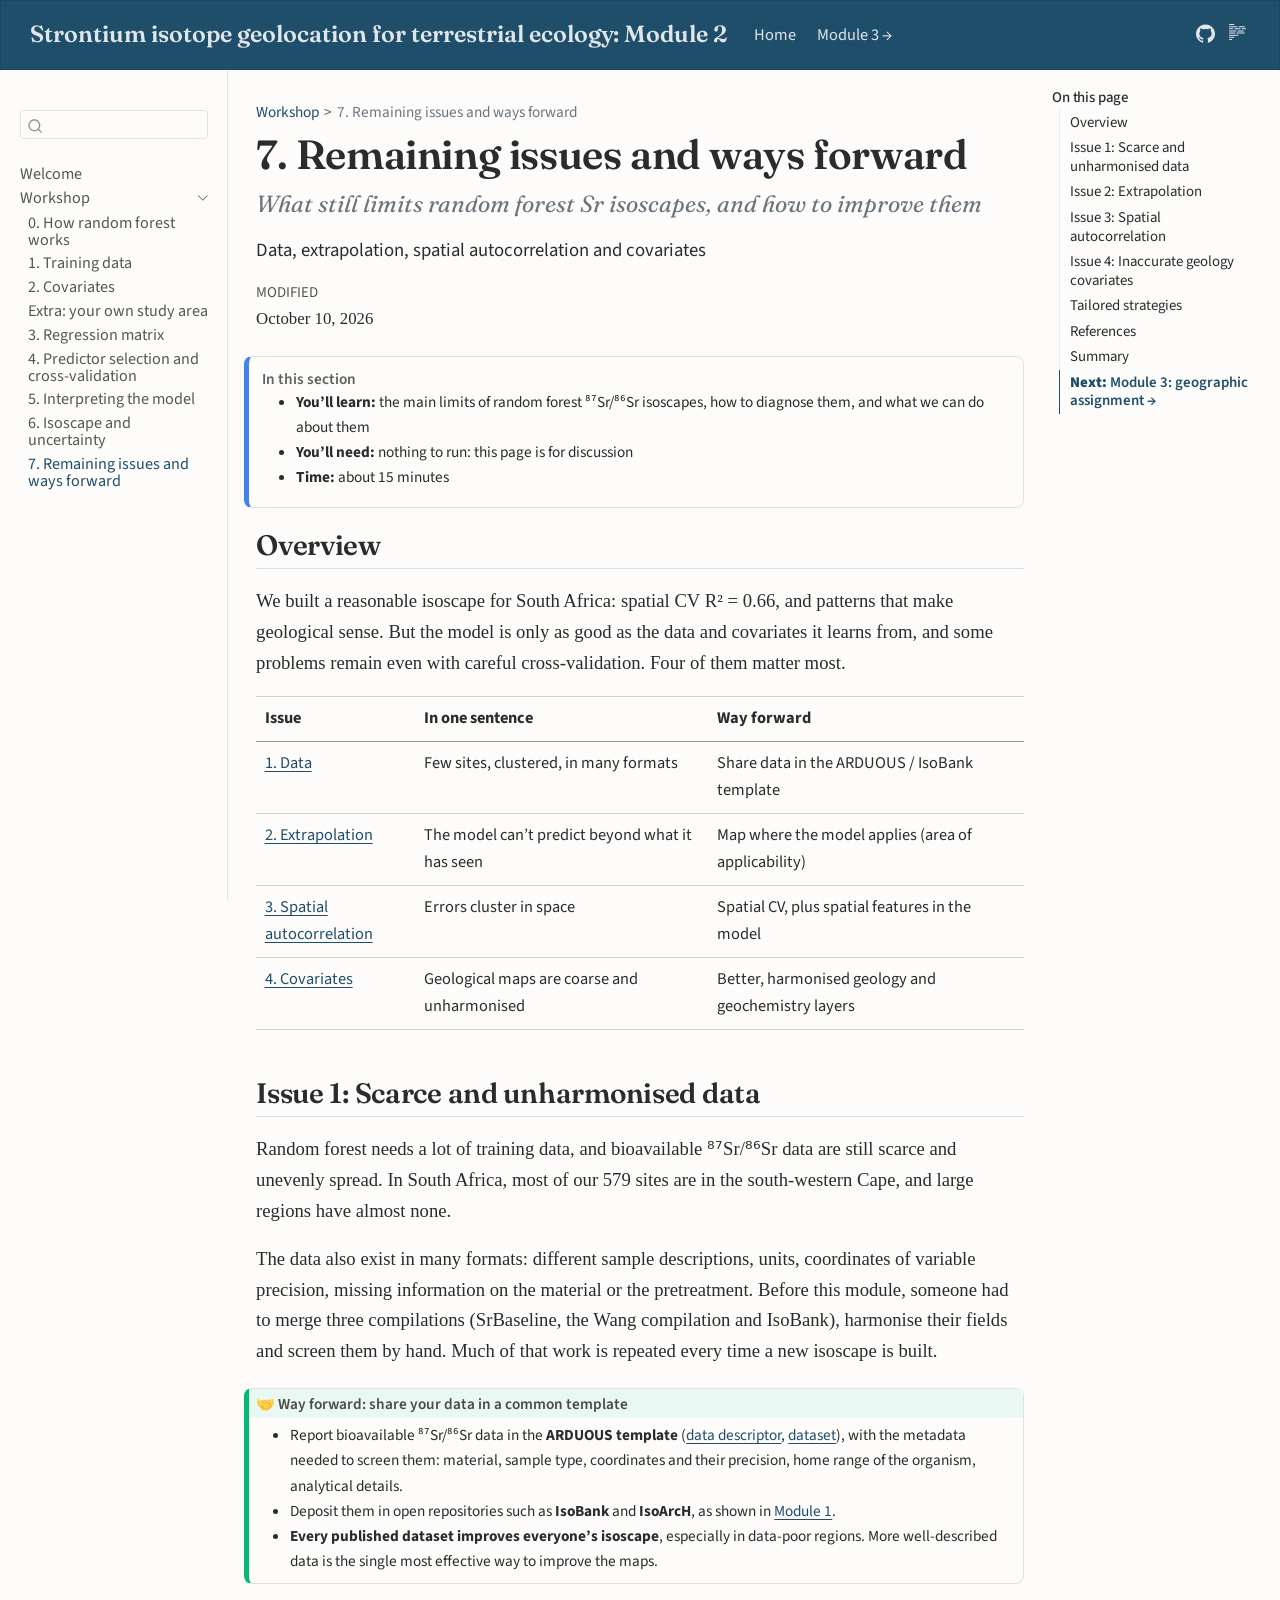
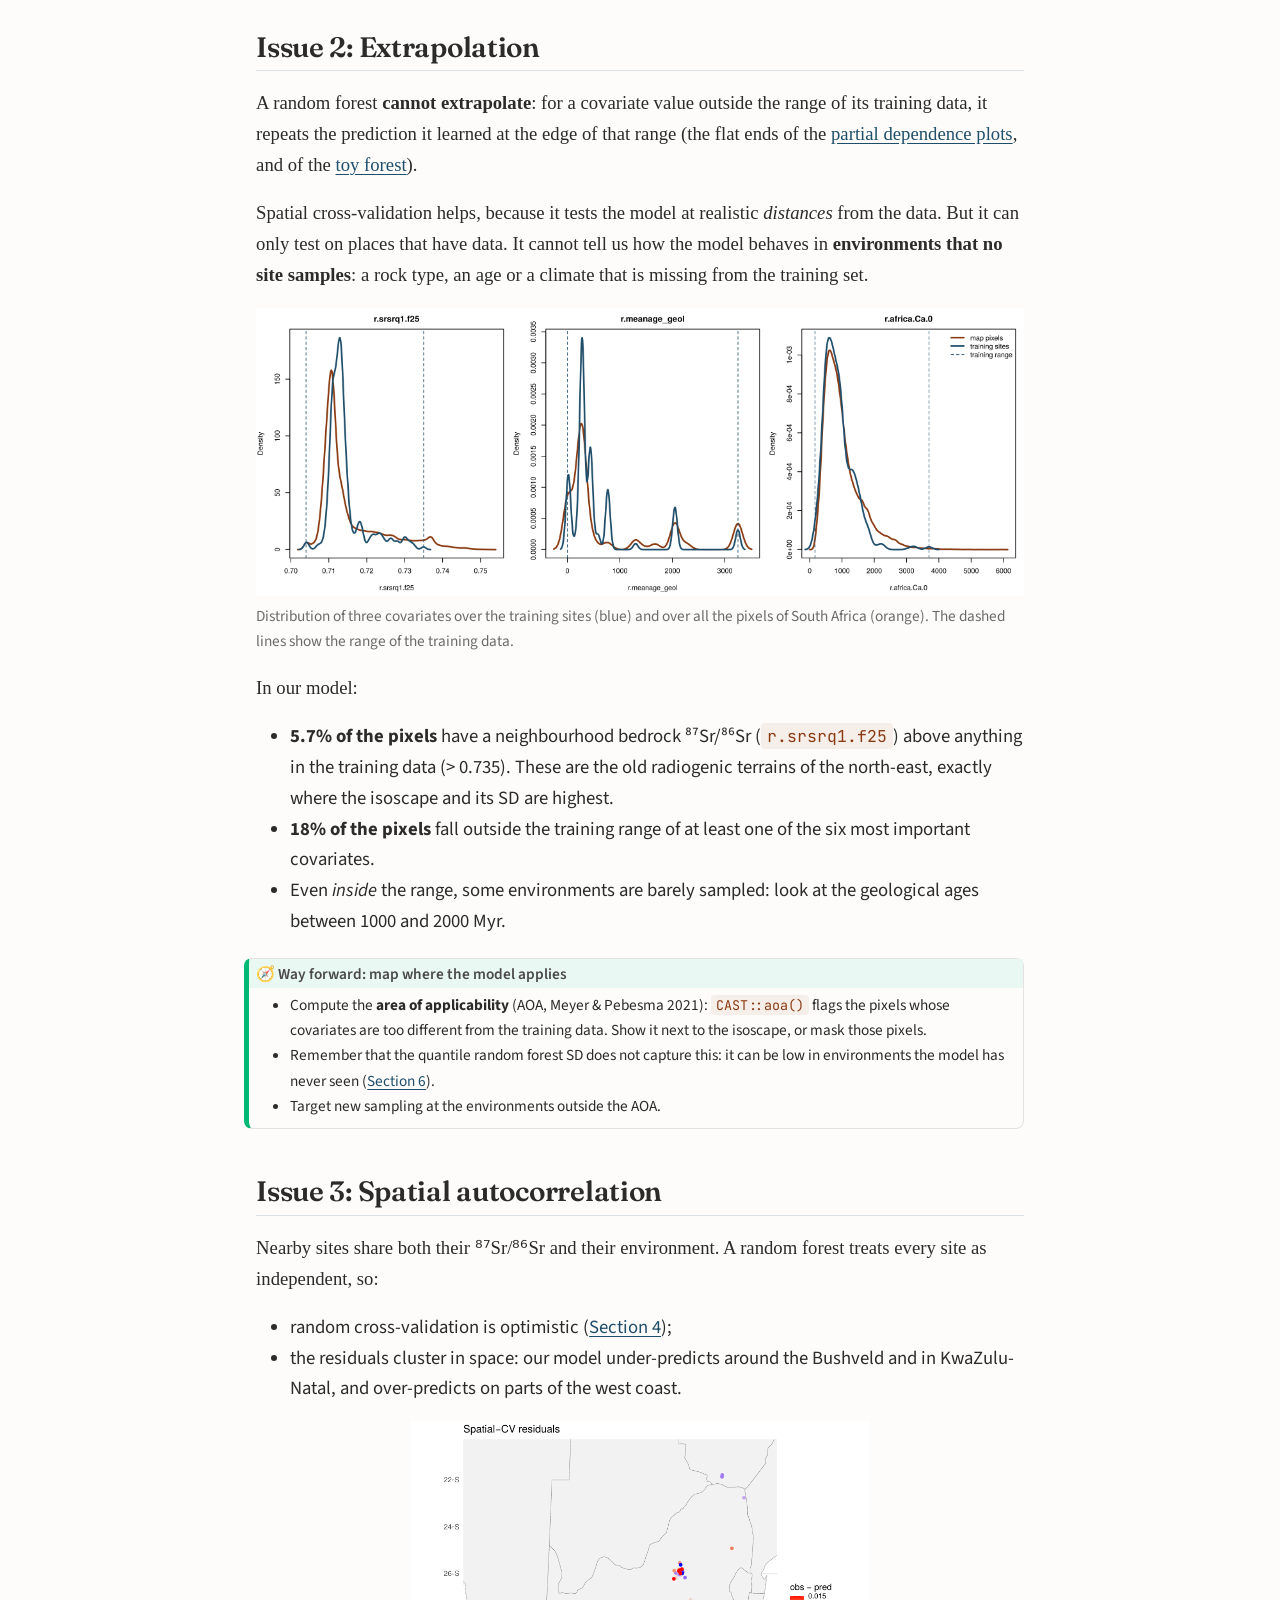
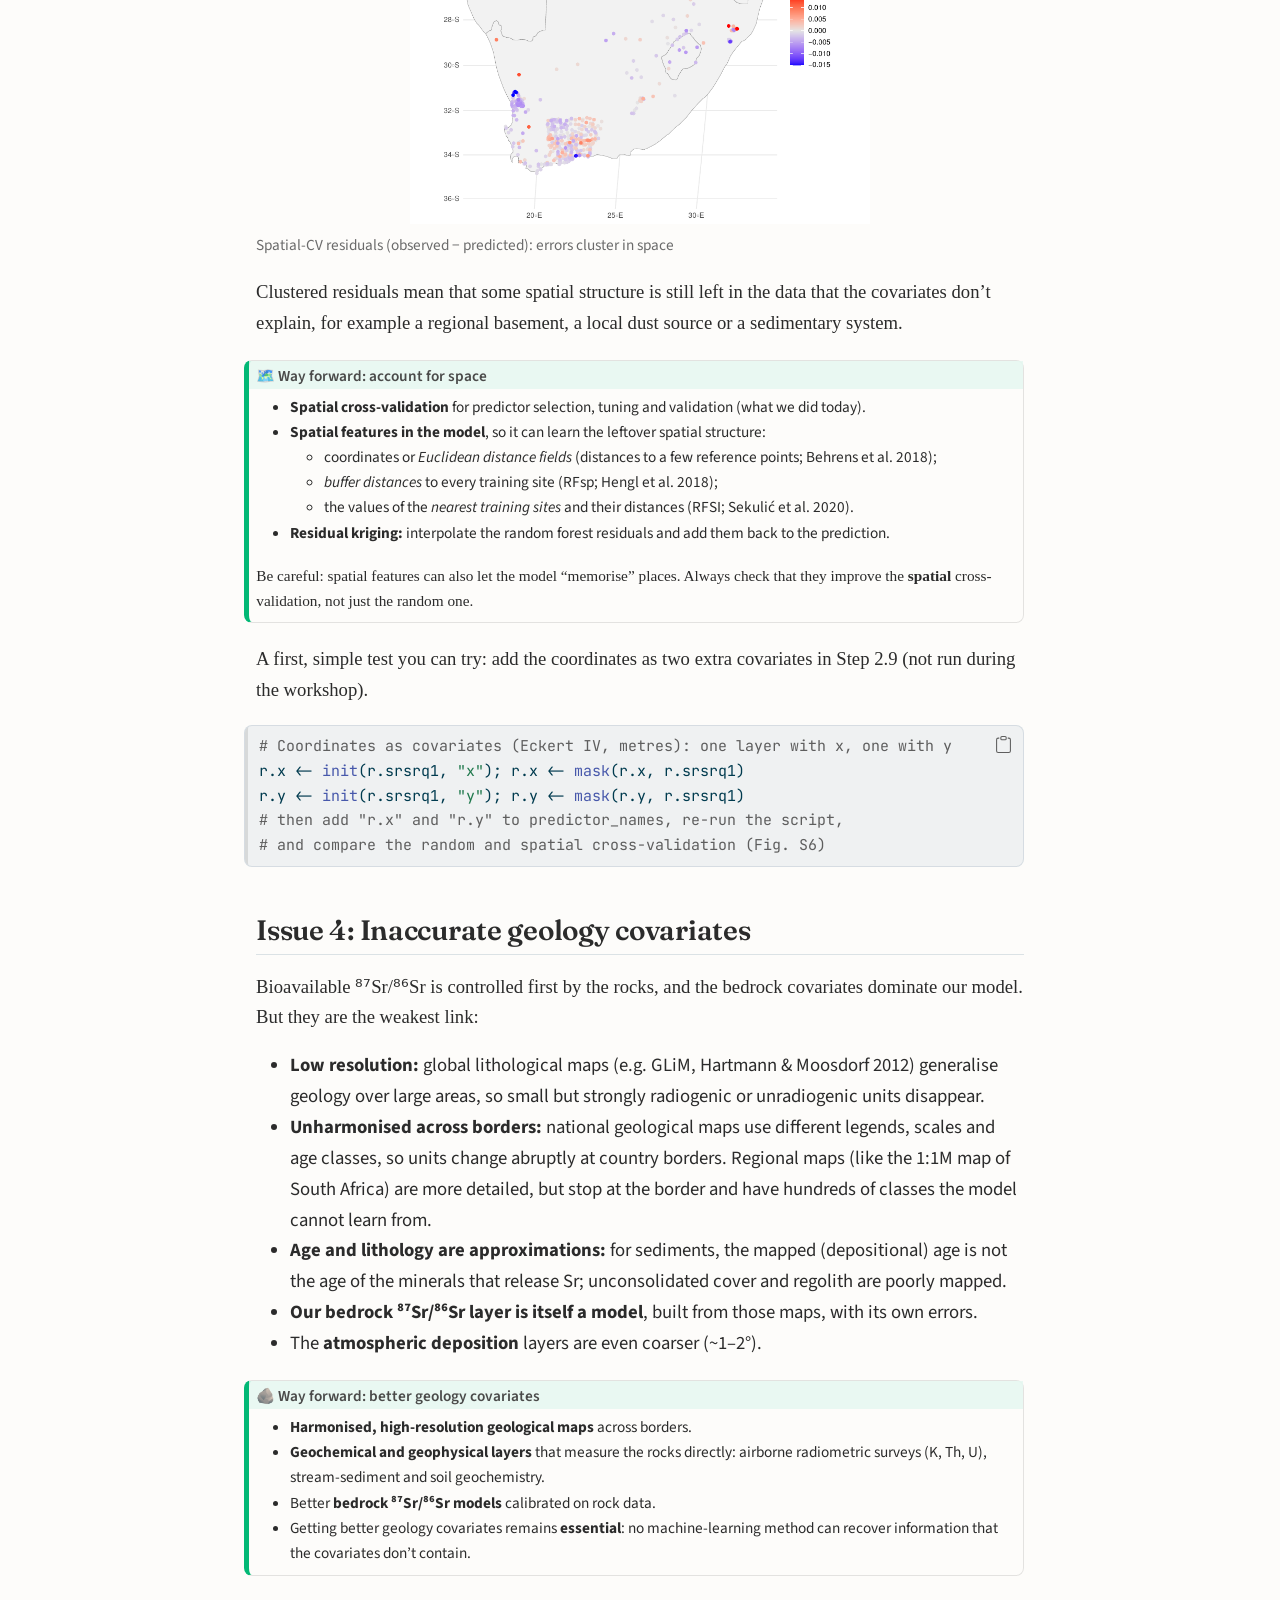
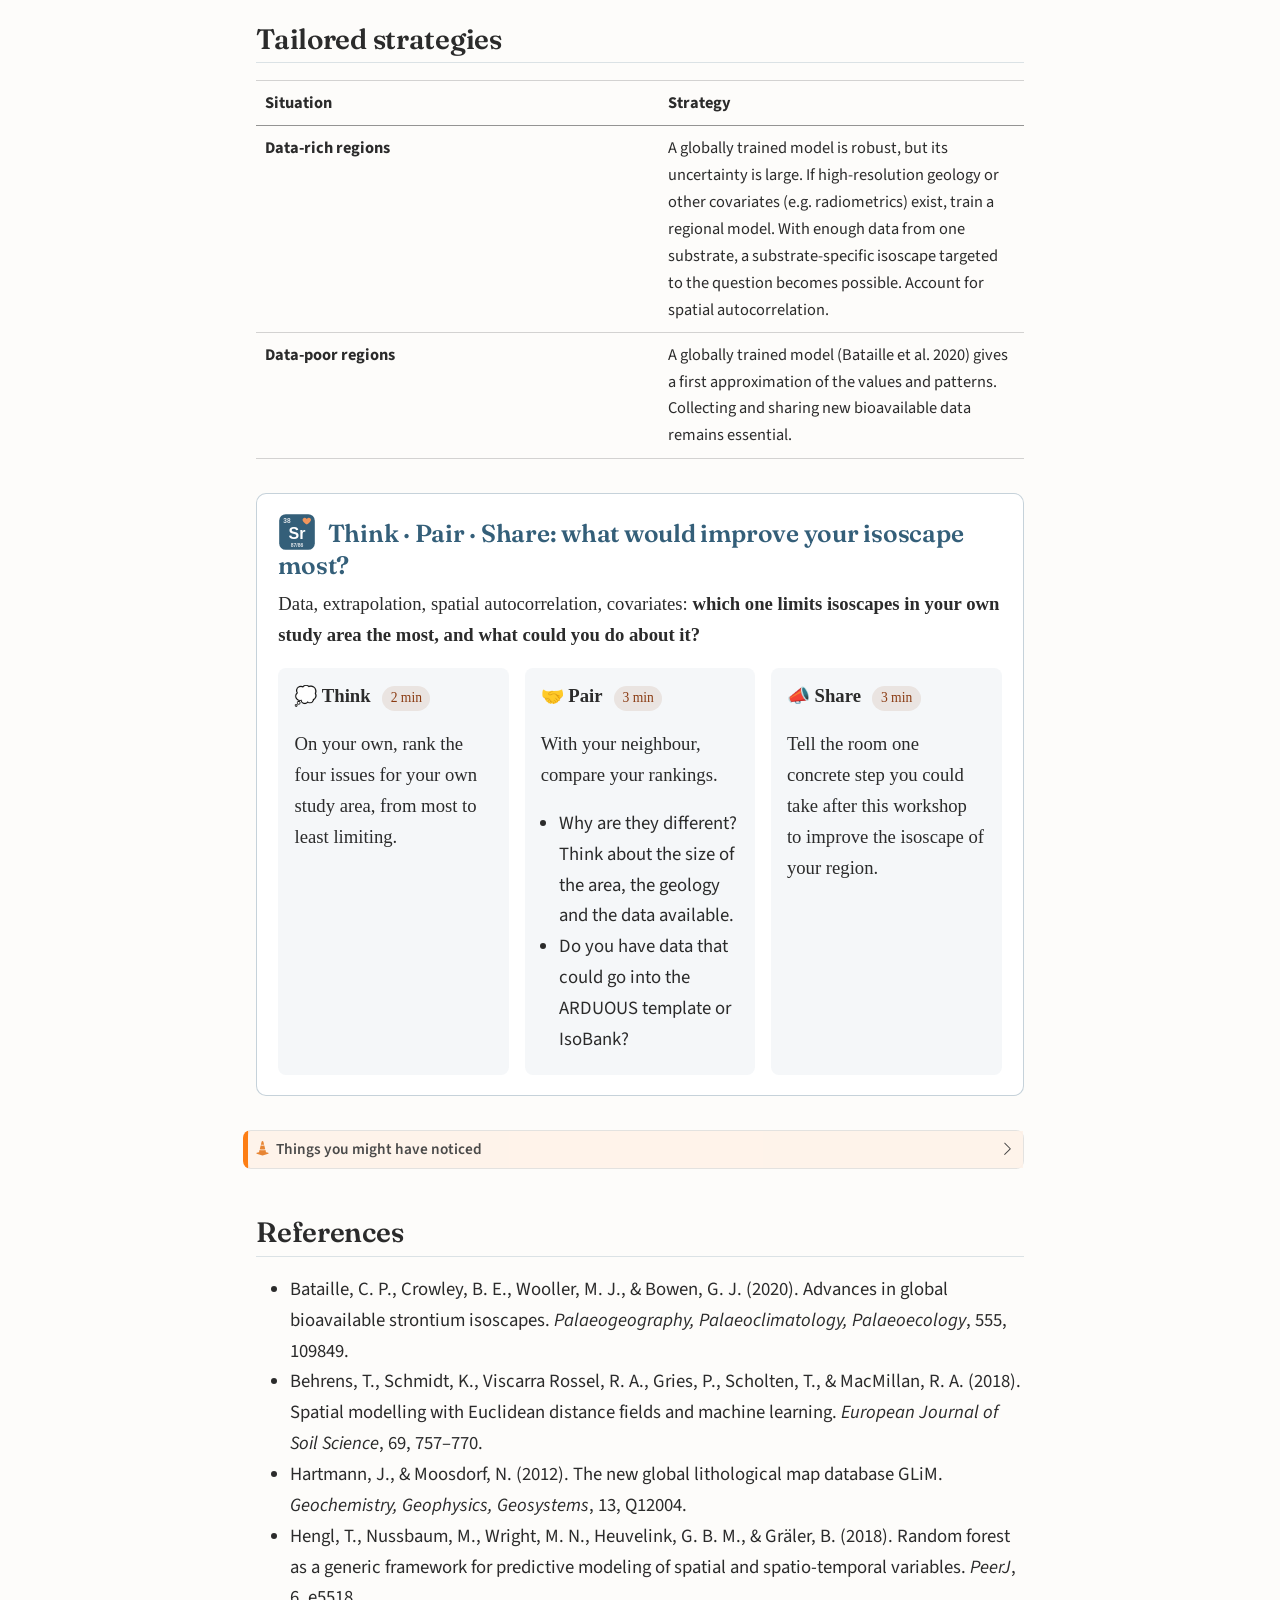
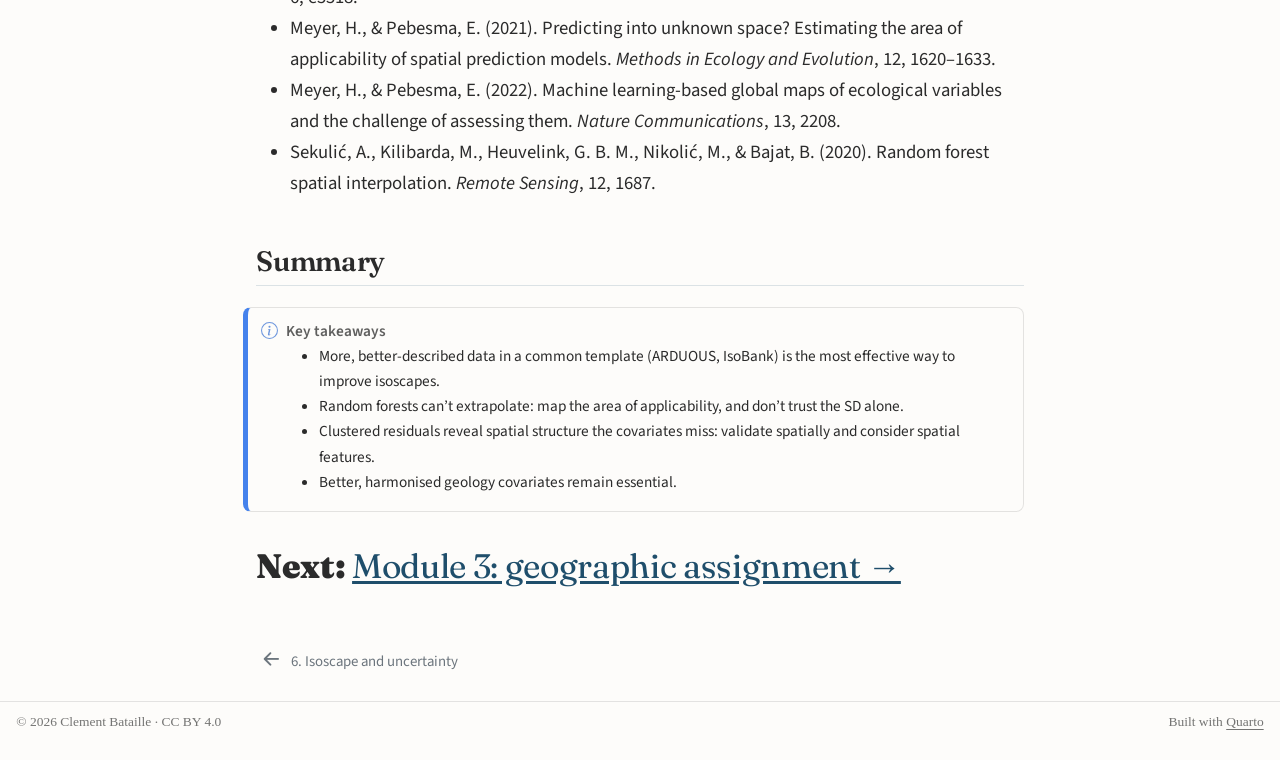
<file: docs/07-remaining-issues.html>
<!DOCTYPE html>
<html xmlns="http://www.w3.org/1999/xhtml" lang="en" xml:lang="en"><head>

<meta charset="utf-8">
<meta name="generator" content="quarto-1.6.42">

<meta name="viewport" content="width=device-width, initial-scale=1.0, user-scalable=yes">

<meta name="description" content="Data, extrapolation, spatial autocorrelation and covariates">

<title>7. Remaining issues and ways forward – Strontium isotope geolocation for terrestrial ecology: Module 2</title>
<style>
code{white-space: pre-wrap;}
span.smallcaps{font-variant: small-caps;}
div.columns{display: flex; gap: min(4vw, 1.5em);}
div.column{flex: auto; overflow-x: auto;}
div.hanging-indent{margin-left: 1.5em; text-indent: -1.5em;}
ul.task-list{list-style: none;}
ul.task-list li input[type="checkbox"] {
  width: 0.8em;
  margin: 0 0.8em 0.2em -1em; /* quarto-specific, see https://github.com/quarto-dev/quarto-cli/issues/4556 */ 
  vertical-align: middle;
}
/* CSS for syntax highlighting */
pre > code.sourceCode { white-space: pre; position: relative; }
pre > code.sourceCode > span { line-height: 1.25; }
pre > code.sourceCode > span:empty { height: 1.2em; }
.sourceCode { overflow: visible; }
code.sourceCode > span { color: inherit; text-decoration: inherit; }
div.sourceCode { margin: 1em 0; }
pre.sourceCode { margin: 0; }
@media screen {
div.sourceCode { overflow: auto; }
}
@media print {
pre > code.sourceCode { white-space: pre-wrap; }
pre > code.sourceCode > span { display: inline-block; text-indent: -5em; padding-left: 5em; }
}
pre.numberSource code
  { counter-reset: source-line 0; }
pre.numberSource code > span
  { position: relative; left: -4em; counter-increment: source-line; }
pre.numberSource code > span > a:first-child::before
  { content: counter(source-line);
    position: relative; left: -1em; text-align: right; vertical-align: baseline;
    border: none; display: inline-block;
    -webkit-touch-callout: none; -webkit-user-select: none;
    -khtml-user-select: none; -moz-user-select: none;
    -ms-user-select: none; user-select: none;
    padding: 0 4px; width: 4em;
  }
pre.numberSource { margin-left: 3em;  padding-left: 4px; }
div.sourceCode
  {   }
@media screen {
pre > code.sourceCode > span > a:first-child::before { text-decoration: underline; }
}
</style>


<script src="site_libs/quarto-nav/quarto-nav.js"></script>
<script src="site_libs/quarto-nav/headroom.min.js"></script>
<script src="site_libs/clipboard/clipboard.min.js"></script>
<script src="site_libs/quarto-search/autocomplete.umd.js"></script>
<script src="site_libs/quarto-search/fuse.min.js"></script>
<script src="site_libs/quarto-search/quarto-search.js"></script>
<meta name="quarto:offset" content="./">
<link href="./06-isoscape.html" rel="prev">
<script src="site_libs/quarto-html/quarto.js"></script>
<script src="site_libs/quarto-html/popper.min.js"></script>
<script src="site_libs/quarto-html/tippy.umd.min.js"></script>
<script src="site_libs/quarto-html/anchor.min.js"></script>
<link href="site_libs/quarto-html/tippy.css" rel="stylesheet">
<link href="site_libs/quarto-html/quarto-syntax-highlighting-b2d9fb69a705f84b18c767c904a7c72d.css" rel="stylesheet" id="quarto-text-highlighting-styles">
<script src="site_libs/bootstrap/bootstrap.min.js"></script>
<link href="site_libs/bootstrap/bootstrap-icons.css" rel="stylesheet">
<link href="site_libs/bootstrap/bootstrap-333addd1bd3a146788b4b69de38e3784.min.css" rel="stylesheet" append-hash="true" id="quarto-bootstrap" data-mode="light">
<script src="site_libs/quarto-contrib/glightbox/glightbox.min.js"></script>
<link href="site_libs/quarto-contrib/glightbox/glightbox.min.css" rel="stylesheet">
<link href="site_libs/quarto-contrib/glightbox/lightbox.css" rel="stylesheet">
<script id="quarto-search-options" type="application/json">{
  "location": "sidebar",
  "copy-button": false,
  "collapse-after": 3,
  "panel-placement": "start",
  "type": "textbox",
  "limit": 50,
  "keyboard-shortcut": [
    "f",
    "/",
    "s"
  ],
  "language": {
    "search-no-results-text": "No results",
    "search-matching-documents-text": "matching documents",
    "search-copy-link-title": "Copy link to search",
    "search-hide-matches-text": "Hide additional matches",
    "search-more-match-text": "more match in this document",
    "search-more-matches-text": "more matches in this document",
    "search-clear-button-title": "Clear",
    "search-text-placeholder": "",
    "search-detached-cancel-button-title": "Cancel",
    "search-submit-button-title": "Submit",
    "search-label": "Search"
  }
}</script>
<style>html{ scroll-behavior: smooth; }</style>


</head>

<body class="nav-sidebar docked nav-fixed">

<div id="quarto-search-results"></div>
  <header id="quarto-header" class="headroom fixed-top">
    <nav class="navbar navbar-expand-lg " data-bs-theme="dark">
      <div class="navbar-container container-fluid">
      <div class="navbar-brand-container mx-auto">
    <a class="navbar-brand" href="./index.html">
    <span class="navbar-title">Strontium isotope geolocation for terrestrial ecology: Module 2</span>
    </a>
  </div>
          <button class="navbar-toggler" type="button" data-bs-toggle="collapse" data-bs-target="#navbarCollapse" aria-controls="navbarCollapse" role="menu" aria-expanded="false" aria-label="Toggle navigation" onclick="if (window.quartoToggleHeadroom) { window.quartoToggleHeadroom(); }">
  <span class="navbar-toggler-icon"></span>
</button>
          <div class="collapse navbar-collapse" id="navbarCollapse">
            <ul class="navbar-nav navbar-nav-scroll me-auto">
  <li class="nav-item">
    <a class="nav-link active" href="./index.html" aria-current="page"> 
<span class="menu-text">Home</span></a>
  </li>  
  <li class="nav-item">
    <a class="nav-link" href="https://meganreich.github.io/Isoecol2026_Srworkshop_P3/"> 
<span class="menu-text">Module 3 →</span></a>
  </li>  
</ul>
            <ul class="navbar-nav navbar-nav-scroll ms-auto">
  <li class="nav-item compact">
    <a class="nav-link" href="https://github.com/cbataill/Isoecol2026_Srworkshop_P2"> <i class="bi bi-github" role="img" aria-label="GitHub">
</i> 
<span class="menu-text"></span></a>
  </li>  
</ul>
          </div> <!-- /navcollapse -->
            <div class="quarto-navbar-tools">
  <a href="" class="quarto-reader-toggle quarto-navigation-tool px-1" onclick="window.quartoToggleReader(); return false;" title="Toggle reader mode">
  <div class="quarto-reader-toggle-btn">
  <i class="bi"></i>
  </div>
</a>
</div>
      </div> <!-- /container-fluid -->
    </nav>
  <nav class="quarto-secondary-nav">
    <div class="container-fluid d-flex">
      <button type="button" class="quarto-btn-toggle btn" data-bs-toggle="collapse" role="button" data-bs-target=".quarto-sidebar-collapse-item" aria-controls="quarto-sidebar" aria-expanded="false" aria-label="Toggle sidebar navigation" onclick="if (window.quartoToggleHeadroom) { window.quartoToggleHeadroom(); }">
        <i class="bi bi-layout-text-sidebar-reverse"></i>
      </button>
        <nav class="quarto-page-breadcrumbs" aria-label="breadcrumb"><ol class="breadcrumb"><li class="breadcrumb-item"><a href="./00-random-forest.html">Workshop</a></li><li class="breadcrumb-item"><a href="./07-remaining-issues.html">7. Remaining issues and ways forward</a></li></ol></nav>
        <a class="flex-grow-1" role="navigation" data-bs-toggle="collapse" data-bs-target=".quarto-sidebar-collapse-item" aria-controls="quarto-sidebar" aria-expanded="false" aria-label="Toggle sidebar navigation" onclick="if (window.quartoToggleHeadroom) { window.quartoToggleHeadroom(); }">      
        </a>
      <button type="button" class="btn quarto-search-button" aria-label="Search" onclick="window.quartoOpenSearch();">
        <i class="bi bi-search"></i>
      </button>
    </div>
  </nav>
</header>
<!-- content -->
<div id="quarto-content" class="quarto-container page-columns page-rows-contents page-layout-article page-navbar">
<!-- sidebar -->
  <nav id="quarto-sidebar" class="sidebar collapse collapse-horizontal quarto-sidebar-collapse-item sidebar-navigation docked overflow-auto">
        <div class="mt-2 flex-shrink-0 align-items-center">
        <div class="sidebar-search">
        <div id="quarto-search" class="" title="Search"></div>
        </div>
        </div>
    <div class="sidebar-menu-container"> 
    <ul class="list-unstyled mt-1">
        <li class="sidebar-item">
  <div class="sidebar-item-container"> 
  <a href="./index.html" class="sidebar-item-text sidebar-link">
 <span class="menu-text">Welcome</span></a>
  </div>
</li>
        <li class="sidebar-item sidebar-item-section">
      <div class="sidebar-item-container"> 
            <a class="sidebar-item-text sidebar-link text-start" data-bs-toggle="collapse" data-bs-target="#quarto-sidebar-section-1" role="navigation" aria-expanded="true">
 <span class="menu-text">Workshop</span></a>
          <a class="sidebar-item-toggle text-start" data-bs-toggle="collapse" data-bs-target="#quarto-sidebar-section-1" role="navigation" aria-expanded="true" aria-label="Toggle section">
            <i class="bi bi-chevron-right ms-2"></i>
          </a> 
      </div>
      <ul id="quarto-sidebar-section-1" class="collapse list-unstyled sidebar-section depth1 show">  
          <li class="sidebar-item">
  <div class="sidebar-item-container"> 
  <a href="./00-random-forest.html" class="sidebar-item-text sidebar-link">
 <span class="menu-text">0. How random forest works</span></a>
  </div>
</li>
          <li class="sidebar-item">
  <div class="sidebar-item-container"> 
  <a href="./01-training-data.html" class="sidebar-item-text sidebar-link">
 <span class="menu-text">1. Training data</span></a>
  </div>
</li>
          <li class="sidebar-item">
  <div class="sidebar-item-container"> 
  <a href="./02-covariates.html" class="sidebar-item-text sidebar-link">
 <span class="menu-text">2. Covariates</span></a>
  </div>
</li>
          <li class="sidebar-item">
  <div class="sidebar-item-container"> 
  <a href="./02b-own-study-area.html" class="sidebar-item-text sidebar-link">
 <span class="menu-text">Extra: your own study area</span></a>
  </div>
</li>
          <li class="sidebar-item">
  <div class="sidebar-item-container"> 
  <a href="./03-regression-matrix.html" class="sidebar-item-text sidebar-link">
 <span class="menu-text">3. Regression matrix</span></a>
  </div>
</li>
          <li class="sidebar-item">
  <div class="sidebar-item-container"> 
  <a href="./04-cross-validation.html" class="sidebar-item-text sidebar-link">
 <span class="menu-text">4. Predictor selection and cross-validation</span></a>
  </div>
</li>
          <li class="sidebar-item">
  <div class="sidebar-item-container"> 
  <a href="./05-interpretation.html" class="sidebar-item-text sidebar-link">
 <span class="menu-text">5. Interpreting the model</span></a>
  </div>
</li>
          <li class="sidebar-item">
  <div class="sidebar-item-container"> 
  <a href="./06-isoscape.html" class="sidebar-item-text sidebar-link">
 <span class="menu-text">6. Isoscape and uncertainty</span></a>
  </div>
</li>
          <li class="sidebar-item">
  <div class="sidebar-item-container"> 
  <a href="./07-remaining-issues.html" class="sidebar-item-text sidebar-link active">
 <span class="menu-text">7. Remaining issues and ways forward</span></a>
  </div>
</li>
      </ul>
  </li>
    </ul>
    </div>
</nav>
<div id="quarto-sidebar-glass" class="quarto-sidebar-collapse-item" data-bs-toggle="collapse" data-bs-target=".quarto-sidebar-collapse-item"></div>
<!-- margin-sidebar -->
    <div id="quarto-margin-sidebar" class="sidebar margin-sidebar">
        <nav id="TOC" role="doc-toc" class="toc-active">
    <h2 id="toc-title">On this page</h2>
   
  <ul>
  <li><a href="#overview" id="toc-overview" class="nav-link active" data-scroll-target="#overview">Overview</a></li>
  <li><a href="#issue-1-scarce-and-unharmonised-data" id="toc-issue-1-scarce-and-unharmonised-data" class="nav-link" data-scroll-target="#issue-1-scarce-and-unharmonised-data">Issue 1: Scarce and unharmonised data</a></li>
  <li><a href="#issue-2-extrapolation" id="toc-issue-2-extrapolation" class="nav-link" data-scroll-target="#issue-2-extrapolation">Issue 2: Extrapolation</a></li>
  <li><a href="#issue-3-spatial-autocorrelation" id="toc-issue-3-spatial-autocorrelation" class="nav-link" data-scroll-target="#issue-3-spatial-autocorrelation">Issue 3: Spatial autocorrelation</a></li>
  <li><a href="#issue-4-inaccurate-geology-covariates" id="toc-issue-4-inaccurate-geology-covariates" class="nav-link" data-scroll-target="#issue-4-inaccurate-geology-covariates">Issue 4: Inaccurate geology covariates</a></li>
  <li><a href="#tailored-strategies" id="toc-tailored-strategies" class="nav-link" data-scroll-target="#tailored-strategies">Tailored strategies</a>
  <ul class="collapse">
  <li><a href="#think-pair-share-what-would-improve-your-isoscape-most" id="toc-think-pair-share-what-would-improve-your-isoscape-most" class="nav-link" data-scroll-target="#think-pair-share-what-would-improve-your-isoscape-most">Think · Pair · Share: what would improve your isoscape most?</a></li>
  </ul></li>
  <li><a href="#references" id="toc-references" class="nav-link" data-scroll-target="#references">References</a></li>
  <li><a href="#summary" id="toc-summary" class="nav-link" data-scroll-target="#summary">Summary</a></li>
  <li><a href="#next-module-3-geographic-assignment" id="toc-next-module-3-geographic-assignment" class="nav-link" data-scroll-target="#next-module-3-geographic-assignment"><strong>Next:</strong> Module 3: geographic assignment →</a></li>
  </ul>
</nav>
    </div>
<!-- main -->
<main class="content" id="quarto-document-content">

<header id="title-block-header" class="quarto-title-block default"><nav class="quarto-page-breadcrumbs quarto-title-breadcrumbs d-none d-lg-block" aria-label="breadcrumb"><ol class="breadcrumb"><li class="breadcrumb-item"><a href="./00-random-forest.html">Workshop</a></li><li class="breadcrumb-item"><a href="./07-remaining-issues.html">7. Remaining issues and ways forward</a></li></ol></nav>
<div class="quarto-title">
<h1 class="title">7. Remaining issues and ways forward</h1>
<p class="subtitle lead">What still limits random forest Sr isoscapes, and how to improve them</p>
</div>

<div>
  <div class="description">
    Data, extrapolation, spatial autocorrelation and covariates
  </div>
</div>


<div class="quarto-title-meta">

    
  
    <div>
    <div class="quarto-title-meta-heading">Modified</div>
    <div class="quarto-title-meta-contents">
      <p class="date-modified">October 10, 2026</p>
    </div>
  </div>
    
  </div>
  


</header>


<div class="callout callout-style-simple callout-note no-icon callout-titled">
<div class="callout-header d-flex align-content-center">
<div class="callout-icon-container">
<i class="callout-icon no-icon"></i>
</div>
<div class="callout-title-container flex-fill">
In this section
</div>
</div>
<div class="callout-body-container callout-body">
<ul>
<li><strong>You’ll learn:</strong> the main limits of random forest ⁸⁷Sr/⁸⁶Sr isoscapes, how to diagnose them, and what we can do about them</li>
<li><strong>You’ll need:</strong> nothing to run: this page is for discussion</li>
<li><strong>Time:</strong> about 15 minutes</li>
</ul>
</div>
</div>
<section id="overview" class="level2">
<h2 class="anchored" data-anchor-id="overview">Overview</h2>
<p>We built a reasonable isoscape for South Africa: spatial CV R² = 0.66, and patterns that make geological sense. But the model is only as good as the data and covariates it learns from, and some problems remain even with careful cross-validation. Four of them matter most.</p>
<table class="caption-top table">
<thead>
<tr class="header">
<th>Issue</th>
<th>In one sentence</th>
<th>Way forward</th>
</tr>
</thead>
<tbody>
<tr class="odd">
<td><a href="#issue-1-scarce-and-unharmonised-data">1. Data</a></td>
<td>Few sites, clustered, in many formats</td>
<td>Share data in the ARDUOUS / IsoBank template</td>
</tr>
<tr class="even">
<td><a href="#issue-2-extrapolation">2. Extrapolation</a></td>
<td>The model can’t predict beyond what it has seen</td>
<td>Map where the model applies (area of applicability)</td>
</tr>
<tr class="odd">
<td><a href="#issue-3-spatial-autocorrelation">3. Spatial autocorrelation</a></td>
<td>Errors cluster in space</td>
<td>Spatial CV, plus spatial features in the model</td>
</tr>
<tr class="even">
<td><a href="#issue-4-inaccurate-geology-covariates">4. Covariates</a></td>
<td>Geological maps are coarse and unharmonised</td>
<td>Better, harmonised geology and geochemistry layers</td>
</tr>
</tbody>
</table>
</section>
<section id="issue-1-scarce-and-unharmonised-data" class="level2">
<h2 class="anchored" data-anchor-id="issue-1-scarce-and-unharmonised-data">Issue 1: Scarce and unharmonised data</h2>
<p>Random forest needs a lot of training data, and bioavailable ⁸⁷Sr/⁸⁶Sr data are still scarce and unevenly spread. In South Africa, most of our 579 sites are in the south-western Cape, and large regions have almost none.</p>
<p>The data also exist in many formats: different sample descriptions, units, coordinates of variable precision, missing information on the material or the pretreatment. Before this module, someone had to merge three compilations (SrBaseline, the Wang compilation and IsoBank), harmonise their fields and screen them by hand. Much of that work is repeated every time a new isoscape is built.</p>
<div class="callout callout-style-default callout-tip no-icon callout-titled">
<div class="callout-header d-flex align-content-center">
<div class="callout-icon-container">
<i class="callout-icon no-icon"></i>
</div>
<div class="callout-title-container flex-fill">
🤝 Way forward: share your data in a common template
</div>
</div>
<div class="callout-body-container callout-body">
<ul>
<li>Report bioavailable ⁸⁷Sr/⁸⁶Sr data in the <strong>ARDUOUS template</strong> (<a href="https://www.nature.com/articles/s41597-026-06643-3">data descriptor</a>, <a href="https://doi.isoarch.org/10.48530/isoarch.2024.002">dataset</a>), with the metadata needed to screen them: material, sample type, coordinates and their precision, home range of the organism, analytical details.</li>
<li>Deposit them in open repositories such as <strong>IsoBank</strong> and <strong>IsoArcH</strong>, as shown in <a href="https://github.com/stantis/IsoEcolWorkshop2026">Module 1</a>.</li>
<li><strong>Every published dataset improves everyone’s isoscape</strong>, especially in data-poor regions. More well-described data is the single most effective way to improve the maps.</li>
</ul>
</div>
</div>
</section>
<section id="issue-2-extrapolation" class="level2">
<h2 class="anchored" data-anchor-id="issue-2-extrapolation">Issue 2: Extrapolation</h2>
<p>A random forest <strong>cannot extrapolate</strong>: for a covariate value outside the range of its training data, it repeats the prediction it learned at the edge of that range (the flat ends of the <a href="./05-interpretation.html">partial dependence plots</a>, and of the <a href="./00-random-forest.html#step-0.4-see-it-for-yourself">toy forest</a>).</p>
<p>Spatial cross-validation helps, because it tests the model at realistic <em>distances</em> from the data. But it can only test on places that have data. It cannot tell us how the model behaves in <strong>environments that no site samples</strong>: a rock type, an age or a climate that is missing from the training set.</p>
<div class="quarto-figure quarto-figure-center">
<figure class="figure">
<p><a href="images/step7-feature-space.png" class="lightbox" data-gallery="quarto-lightbox-gallery-1" title="Distribution of three covariates over the training sites (blue) and over all the pixels of South Africa (orange). The dashed lines show the range of the training data."><img src="images/step7-feature-space.png" class="img-fluid figure-img" alt="Distribution of three covariates over the training sites (blue) and over all the pixels of South Africa (orange). The dashed lines show the range of the training data."></a></p>
<figcaption>Distribution of three covariates over the training sites (blue) and over all the pixels of South Africa (orange). The dashed lines show the range of the training data.</figcaption>
</figure>
</div>
<p>In our model:</p>
<ul>
<li><strong>5.7% of the pixels</strong> have a neighbourhood bedrock ⁸⁷Sr/⁸⁶Sr (<code>r.srsrq1.f25</code>) above anything in the training data (&gt; 0.735). These are the old radiogenic terrains of the north-east, exactly where the isoscape and its SD are highest.</li>
<li><strong>18% of the pixels</strong> fall outside the training range of at least one of the six most important covariates.</li>
<li>Even <em>inside</em> the range, some environments are barely sampled: look at the geological ages between 1000 and 2000 Myr.</li>
</ul>
<div class="callout callout-style-default callout-tip no-icon callout-titled">
<div class="callout-header d-flex align-content-center">
<div class="callout-icon-container">
<i class="callout-icon no-icon"></i>
</div>
<div class="callout-title-container flex-fill">
🧭 Way forward: map where the model applies
</div>
</div>
<div class="callout-body-container callout-body">
<ul>
<li>Compute the <strong>area of applicability</strong> (AOA, Meyer &amp; Pebesma 2021): <code>CAST::aoa()</code> flags the pixels whose covariates are too different from the training data. Show it next to the isoscape, or mask those pixels.</li>
<li>Remember that the quantile random forest SD does not capture this: it can be low in environments the model has never seen (<a href="./06-isoscape.html">Section 6</a>).</li>
<li>Target new sampling at the environments outside the AOA.</li>
</ul>
</div>
</div>
</section>
<section id="issue-3-spatial-autocorrelation" class="level2">
<h2 class="anchored" data-anchor-id="issue-3-spatial-autocorrelation">Issue 3: Spatial autocorrelation</h2>
<p>Nearby sites share both their ⁸⁷Sr/⁸⁶Sr and their environment. A random forest treats every site as independent, so:</p>
<ul>
<li>random cross-validation is optimistic (<a href="./04-cross-validation.html">Section 4</a>);</li>
<li>the residuals cluster in space: our model under-predicts around the Bushveld and in KwaZulu-Natal, and over-predicts on parts of the west coast.</li>
</ul>
<div class="quarto-figure quarto-figure-center">
<figure class="figure">
<p><a href="images/figS7-residual-map.png" class="lightbox" data-gallery="quarto-lightbox-gallery-2" title="Spatial-CV residuals (observed − predicted): errors cluster in space"><img src="images/figS7-residual-map.png" class="img-fluid figure-img" style="width:60.0%" alt="Spatial-CV residuals (observed − predicted): errors cluster in space"></a></p>
<figcaption>Spatial-CV residuals (observed − predicted): errors cluster in space</figcaption>
</figure>
</div>
<p>Clustered residuals mean that some spatial structure is still left in the data that the covariates don’t explain, for example a regional basement, a local dust source or a sedimentary system.</p>
<div class="callout callout-style-default callout-tip no-icon callout-titled">
<div class="callout-header d-flex align-content-center">
<div class="callout-icon-container">
<i class="callout-icon no-icon"></i>
</div>
<div class="callout-title-container flex-fill">
🗺️ Way forward: account for space
</div>
</div>
<div class="callout-body-container callout-body">
<ul>
<li><strong>Spatial cross-validation</strong> for predictor selection, tuning and validation (what we did today).</li>
<li><strong>Spatial features in the model</strong>, so it can learn the leftover spatial structure:
<ul>
<li>coordinates or <em>Euclidean distance fields</em> (distances to a few reference points; Behrens et al.&nbsp;2018);</li>
<li><em>buffer distances</em> to every training site (RFsp; Hengl et al.&nbsp;2018);</li>
<li>the values of the <em>nearest training sites</em> and their distances (RFSI; Sekulić et al.&nbsp;2020).</li>
</ul></li>
<li><strong>Residual kriging:</strong> interpolate the random forest residuals and add them back to the prediction.</li>
</ul>
<p>Be careful: spatial features can also let the model “memorise” places. Always check that they improve the <strong>spatial</strong> cross-validation, not just the random one.</p>
</div>
</div>
<p>A first, simple test you can try: add the coordinates as two extra covariates in Step 2.9 (not run during the workshop).</p>
<div class="cell">
<div class="sourceCode cell-code" id="cb1"><pre class="sourceCode r code-with-copy"><code class="sourceCode r"><span id="cb1-1"><a href="#cb1-1" aria-hidden="true" tabindex="-1"></a><span class="co"># Coordinates as covariates (Eckert IV, metres): one layer with x, one with y</span></span>
<span id="cb1-2"><a href="#cb1-2" aria-hidden="true" tabindex="-1"></a>r.x <span class="ot">&lt;-</span> <span class="fu">init</span>(r.srsrq1, <span class="st">"x"</span>); r.x <span class="ot">&lt;-</span> <span class="fu">mask</span>(r.x, r.srsrq1)</span>
<span id="cb1-3"><a href="#cb1-3" aria-hidden="true" tabindex="-1"></a>r.y <span class="ot">&lt;-</span> <span class="fu">init</span>(r.srsrq1, <span class="st">"y"</span>); r.y <span class="ot">&lt;-</span> <span class="fu">mask</span>(r.y, r.srsrq1)</span>
<span id="cb1-4"><a href="#cb1-4" aria-hidden="true" tabindex="-1"></a><span class="co"># then add "r.x" and "r.y" to predictor_names, re-run the script,</span></span>
<span id="cb1-5"><a href="#cb1-5" aria-hidden="true" tabindex="-1"></a><span class="co"># and compare the random and spatial cross-validation (Fig. S6)</span></span></code><button title="Copy to Clipboard" class="code-copy-button"><i class="bi"></i></button></pre></div>
</div>
</section>
<section id="issue-4-inaccurate-geology-covariates" class="level2">
<h2 class="anchored" data-anchor-id="issue-4-inaccurate-geology-covariates">Issue 4: Inaccurate geology covariates</h2>
<p>Bioavailable ⁸⁷Sr/⁸⁶Sr is controlled first by the rocks, and the bedrock covariates dominate our model. But they are the weakest link:</p>
<ul>
<li><strong>Low resolution:</strong> global lithological maps (e.g.&nbsp;GLiM, Hartmann &amp; Moosdorf 2012) generalise geology over large areas, so small but strongly radiogenic or unradiogenic units disappear.</li>
<li><strong>Unharmonised across borders:</strong> national geological maps use different legends, scales and age classes, so units change abruptly at country borders. Regional maps (like the 1:1M map of South Africa) are more detailed, but stop at the border and have hundreds of classes the model cannot learn from.</li>
<li><strong>Age and lithology are approximations:</strong> for sediments, the mapped (depositional) age is not the age of the minerals that release Sr; unconsolidated cover and regolith are poorly mapped.</li>
<li><strong>Our bedrock ⁸⁷Sr/⁸⁶Sr layer is itself a model</strong>, built from those maps, with its own errors.</li>
<li>The <strong>atmospheric deposition</strong> layers are even coarser (~1–2°).</li>
</ul>
<div class="callout callout-style-default callout-tip no-icon callout-titled">
<div class="callout-header d-flex align-content-center">
<div class="callout-icon-container">
<i class="callout-icon no-icon"></i>
</div>
<div class="callout-title-container flex-fill">
🪨 Way forward: better geology covariates
</div>
</div>
<div class="callout-body-container callout-body">
<ul>
<li><strong>Harmonised, high-resolution geological maps</strong> across borders.</li>
<li><strong>Geochemical and geophysical layers</strong> that measure the rocks directly: airborne radiometric surveys (K, Th, U), stream-sediment and soil geochemistry.</li>
<li>Better <strong>bedrock ⁸⁷Sr/⁸⁶Sr models</strong> calibrated on rock data.</li>
<li>Getting better geology covariates remains <strong>essential</strong>: no machine-learning method can recover information that the covariates don’t contain.</li>
</ul>
</div>
</div>
</section>
<section id="tailored-strategies" class="level2">
<h2 class="anchored" data-anchor-id="tailored-strategies">Tailored strategies</h2>
<table class="caption-top table">
<colgroup>
<col style="width: 52%">
<col style="width: 47%">
</colgroup>
<thead>
<tr class="header">
<th>Situation</th>
<th>Strategy</th>
</tr>
</thead>
<tbody>
<tr class="odd">
<td><strong>Data-rich regions</strong></td>
<td>A globally trained model is robust, but its uncertainty is large. If high-resolution geology or other covariates (e.g.&nbsp;radiometrics) exist, train a regional model. With enough data from one substrate, a substrate-specific isoscape targeted to the question becomes possible. Account for spatial autocorrelation.</td>
</tr>
<tr class="even">
<td><strong>Data-poor regions</strong></td>
<td>A globally trained model (Bataille et al.&nbsp;2020) gives a first approximation of the values and patterns. Collecting and sharing new bioavailable data remains essential.</td>
</tr>
</tbody>
</table>
<section id="think-pair-share-what-would-improve-your-isoscape-most" class="level3 think-pair-share">
<h3 class="anchored" data-anchor-id="think-pair-share-what-would-improve-your-isoscape-most">Think · Pair · Share: what would improve your isoscape most?</h3>
<p>Data, extrapolation, spatial autocorrelation, covariates: <strong>which one limits isoscapes in your own study area the most, and what could you do about it?</strong></p>
<div class="tps-steps">
<div class="tps-step">
<p><strong>💭 Think</strong> <span class="tps-time">2 min</span></p>
<p>On your own, rank the four issues for your own study area, from most to least limiting.</p>
</div>
<div class="tps-step">
<p><strong>🤝 Pair</strong> <span class="tps-time">3 min</span></p>
<p>With your neighbour, compare your rankings.</p>
<ul>
<li>Why are they different? Think about the size of the area, the geology and the data available.</li>
<li>Do you have data that could go into the ARDUOUS template or IsoBank?</li>
</ul>
</div>
<div class="tps-step">
<p><strong>📣 Share</strong> <span class="tps-time">3 min</span></p>
<p>Tell the room one concrete step you could take after this workshop to improve the isoscape of your region.</p>
</div>
</div>
</section>
<div class="callout callout-style-default callout-caution callout-titled">
<div class="callout-header d-flex align-content-center" data-bs-toggle="collapse" data-bs-target=".callout-6-contents" aria-controls="callout-6" aria-expanded="false" aria-label="Toggle callout">
<div class="callout-icon-container">
<i class="callout-icon"></i>
</div>
<div class="callout-title-container flex-fill">
Things you might have noticed
</div>
<div class="callout-btn-toggle d-inline-block border-0 py-1 ps-1 pe-0 float-end"><i class="callout-toggle"></i></div>
</div>
<div id="callout-6" class="callout-6-contents callout-collapse collapse">
<div class="callout-body-container callout-body">
<ul>
<li><strong>Small, well-sampled regions</strong> are often limited by the covariates: the geological map is not detailed enough to explain the variability between nearby sites.</li>
<li><strong>Large or remote regions</strong> are limited by data and extrapolation: much of the map lies outside the area of applicability.</li>
<li><strong>Clustered sampling</strong> (like ours) makes spatial autocorrelation and optimistic validation the main risk.</li>
<li>Almost everyone can contribute to the first issue: publishing well-described bioavailable data in a common template improves every future isoscape.</li>
</ul>
</div>
</div>
</div>
</section>
<section id="references" class="level2">
<h2 class="anchored" data-anchor-id="references">References</h2>
<ul>
<li>Bataille, C. P., Crowley, B. E., Wooller, M. J., &amp; Bowen, G. J. (2020). Advances in global bioavailable strontium isoscapes. <em>Palaeogeography, Palaeoclimatology, Palaeoecology</em>, 555, 109849.</li>
<li>Behrens, T., Schmidt, K., Viscarra Rossel, R. A., Gries, P., Scholten, T., &amp; MacMillan, R. A. (2018). Spatial modelling with Euclidean distance fields and machine learning. <em>European Journal of Soil Science</em>, 69, 757–770.</li>
<li>Hartmann, J., &amp; Moosdorf, N. (2012). The new global lithological map database GLiM. <em>Geochemistry, Geophysics, Geosystems</em>, 13, Q12004.</li>
<li>Hengl, T., Nussbaum, M., Wright, M. N., Heuvelink, G. B. M., &amp; Gräler, B. (2018). Random forest as a generic framework for predictive modeling of spatial and spatio-temporal variables. <em>PeerJ</em>, 6, e5518.</li>
<li>Meyer, H., &amp; Pebesma, E. (2021). Predicting into unknown space? Estimating the area of applicability of spatial prediction models. <em>Methods in Ecology and Evolution</em>, 12, 1620–1633.</li>
<li>Meyer, H., &amp; Pebesma, E. (2022). Machine learning-based global maps of ecological variables and the challenge of assessing them. <em>Nature Communications</em>, 13, 2208.</li>
<li>Sekulić, A., Kilibarda, M., Heuvelink, G. B. M., Nikolić, M., &amp; Bajat, B. (2020). Random forest spatial interpolation. <em>Remote Sensing</em>, 12, 1687.</li>
</ul>
</section>
<section id="summary" class="level2">
<h2 class="anchored" data-anchor-id="summary">Summary</h2>
<div class="callout callout-style-simple callout-note callout-titled">
<div class="callout-header d-flex align-content-center">
<div class="callout-icon-container">
<i class="callout-icon"></i>
</div>
<div class="callout-title-container flex-fill">
Key takeaways
</div>
</div>
<div class="callout-body-container callout-body">
<ul>
<li>More, better-described data in a common template (ARDUOUS, IsoBank) is the most effective way to improve isoscapes.</li>
<li>Random forests can’t extrapolate: map the area of applicability, and don’t trust the SD alone.</li>
<li>Clustered residuals reveal spatial structure the covariates miss: validate spatially and consider spatial features.</li>
<li>Better, harmonised geology covariates remain essential.</li>
</ul>
</div>
</div>
</section>
<section id="next-module-3-geographic-assignment" class="level1">
<h1><strong>Next:</strong> <a href="https://meganreich.github.io/Isoecol2026_Srworkshop_P3/">Module 3: geographic assignment →</a></h1>


</section>

<a onclick="window.scrollTo(0, 0); return false;" role="button" id="quarto-back-to-top"><i class="bi bi-arrow-up"></i> Back to top</a></main> <!-- /main -->
<script id="quarto-html-after-body" type="application/javascript">
window.document.addEventListener("DOMContentLoaded", function (event) {
  const toggleBodyColorMode = (bsSheetEl) => {
    const mode = bsSheetEl.getAttribute("data-mode");
    const bodyEl = window.document.querySelector("body");
    if (mode === "dark") {
      bodyEl.classList.add("quarto-dark");
      bodyEl.classList.remove("quarto-light");
    } else {
      bodyEl.classList.add("quarto-light");
      bodyEl.classList.remove("quarto-dark");
    }
  }
  const toggleBodyColorPrimary = () => {
    const bsSheetEl = window.document.querySelector("link#quarto-bootstrap");
    if (bsSheetEl) {
      toggleBodyColorMode(bsSheetEl);
    }
  }
  toggleBodyColorPrimary();  
  const icon = "";
  const anchorJS = new window.AnchorJS();
  anchorJS.options = {
    placement: 'right',
    icon: icon
  };
  anchorJS.add('.anchored');
  const isCodeAnnotation = (el) => {
    for (const clz of el.classList) {
      if (clz.startsWith('code-annotation-')) {                     
        return true;
      }
    }
    return false;
  }
  const onCopySuccess = function(e) {
    // button target
    const button = e.trigger;
    // don't keep focus
    button.blur();
    // flash "checked"
    button.classList.add('code-copy-button-checked');
    var currentTitle = button.getAttribute("title");
    button.setAttribute("title", "Copied!");
    let tooltip;
    if (window.bootstrap) {
      button.setAttribute("data-bs-toggle", "tooltip");
      button.setAttribute("data-bs-placement", "left");
      button.setAttribute("data-bs-title", "Copied!");
      tooltip = new bootstrap.Tooltip(button, 
        { trigger: "manual", 
          customClass: "code-copy-button-tooltip",
          offset: [0, -8]});
      tooltip.show();    
    }
    setTimeout(function() {
      if (tooltip) {
        tooltip.hide();
        button.removeAttribute("data-bs-title");
        button.removeAttribute("data-bs-toggle");
        button.removeAttribute("data-bs-placement");
      }
      button.setAttribute("title", currentTitle);
      button.classList.remove('code-copy-button-checked');
    }, 1000);
    // clear code selection
    e.clearSelection();
  }
  const getTextToCopy = function(trigger) {
      const codeEl = trigger.previousElementSibling.cloneNode(true);
      for (const childEl of codeEl.children) {
        if (isCodeAnnotation(childEl)) {
          childEl.remove();
        }
      }
      return codeEl.innerText;
  }
  const clipboard = new window.ClipboardJS('.code-copy-button:not([data-in-quarto-modal])', {
    text: getTextToCopy
  });
  clipboard.on('success', onCopySuccess);
  if (window.document.getElementById('quarto-embedded-source-code-modal')) {
    const clipboardModal = new window.ClipboardJS('.code-copy-button[data-in-quarto-modal]', {
      text: getTextToCopy,
      container: window.document.getElementById('quarto-embedded-source-code-modal')
    });
    clipboardModal.on('success', onCopySuccess);
  }
    var localhostRegex = new RegExp(/^(?:http|https):\/\/localhost\:?[0-9]*\//);
    var mailtoRegex = new RegExp(/^mailto:/);
      var filterRegex = new RegExp("https:\/\/cbataill\.github\.io\/Isoecol2026_Srworkshop_P2");
    var isInternal = (href) => {
        return filterRegex.test(href) || localhostRegex.test(href) || mailtoRegex.test(href);
    }
    // Inspect non-navigation links and adorn them if external
 	var links = window.document.querySelectorAll('a[href]:not(.nav-link):not(.navbar-brand):not(.toc-action):not(.sidebar-link):not(.sidebar-item-toggle):not(.pagination-link):not(.no-external):not([aria-hidden]):not(.dropdown-item):not(.quarto-navigation-tool):not(.about-link)');
    for (var i=0; i<links.length; i++) {
      const link = links[i];
      if (!isInternal(link.href)) {
        // undo the damage that might have been done by quarto-nav.js in the case of
        // links that we want to consider external
        if (link.dataset.originalHref !== undefined) {
          link.href = link.dataset.originalHref;
        }
      }
    }
  function tippyHover(el, contentFn, onTriggerFn, onUntriggerFn) {
    const config = {
      allowHTML: true,
      maxWidth: 500,
      delay: 100,
      arrow: false,
      appendTo: function(el) {
          return el.parentElement;
      },
      interactive: true,
      interactiveBorder: 10,
      theme: 'quarto',
      placement: 'bottom-start',
    };
    if (contentFn) {
      config.content = contentFn;
    }
    if (onTriggerFn) {
      config.onTrigger = onTriggerFn;
    }
    if (onUntriggerFn) {
      config.onUntrigger = onUntriggerFn;
    }
    window.tippy(el, config); 
  }
  const noterefs = window.document.querySelectorAll('a[role="doc-noteref"]');
  for (var i=0; i<noterefs.length; i++) {
    const ref = noterefs[i];
    tippyHover(ref, function() {
      // use id or data attribute instead here
      let href = ref.getAttribute('data-footnote-href') || ref.getAttribute('href');
      try { href = new URL(href).hash; } catch {}
      const id = href.replace(/^#\/?/, "");
      const note = window.document.getElementById(id);
      if (note) {
        return note.innerHTML;
      } else {
        return "";
      }
    });
  }
  const xrefs = window.document.querySelectorAll('a.quarto-xref');
  const processXRef = (id, note) => {
    // Strip column container classes
    const stripColumnClz = (el) => {
      el.classList.remove("page-full", "page-columns");
      if (el.children) {
        for (const child of el.children) {
          stripColumnClz(child);
        }
      }
    }
    stripColumnClz(note)
    if (id === null || id.startsWith('sec-')) {
      // Special case sections, only their first couple elements
      const container = document.createElement("div");
      if (note.children && note.children.length > 2) {
        container.appendChild(note.children[0].cloneNode(true));
        for (let i = 1; i < note.children.length; i++) {
          const child = note.children[i];
          if (child.tagName === "P" && child.innerText === "") {
            continue;
          } else {
            container.appendChild(child.cloneNode(true));
            break;
          }
        }
        if (window.Quarto?.typesetMath) {
          window.Quarto.typesetMath(container);
        }
        return container.innerHTML
      } else {
        if (window.Quarto?.typesetMath) {
          window.Quarto.typesetMath(note);
        }
        return note.innerHTML;
      }
    } else {
      // Remove any anchor links if they are present
      const anchorLink = note.querySelector('a.anchorjs-link');
      if (anchorLink) {
        anchorLink.remove();
      }
      if (window.Quarto?.typesetMath) {
        window.Quarto.typesetMath(note);
      }
      if (note.classList.contains("callout")) {
        return note.outerHTML;
      } else {
        return note.innerHTML;
      }
    }
  }
  for (var i=0; i<xrefs.length; i++) {
    const xref = xrefs[i];
    tippyHover(xref, undefined, function(instance) {
      instance.disable();
      let url = xref.getAttribute('href');
      let hash = undefined; 
      if (url.startsWith('#')) {
        hash = url;
      } else {
        try { hash = new URL(url).hash; } catch {}
      }
      if (hash) {
        const id = hash.replace(/^#\/?/, "");
        const note = window.document.getElementById(id);
        if (note !== null) {
          try {
            const html = processXRef(id, note.cloneNode(true));
            instance.setContent(html);
          } finally {
            instance.enable();
            instance.show();
          }
        } else {
          // See if we can fetch this
          fetch(url.split('#')[0])
          .then(res => res.text())
          .then(html => {
            const parser = new DOMParser();
            const htmlDoc = parser.parseFromString(html, "text/html");
            const note = htmlDoc.getElementById(id);
            if (note !== null) {
              const html = processXRef(id, note);
              instance.setContent(html);
            } 
          }).finally(() => {
            instance.enable();
            instance.show();
          });
        }
      } else {
        // See if we can fetch a full url (with no hash to target)
        // This is a special case and we should probably do some content thinning / targeting
        fetch(url)
        .then(res => res.text())
        .then(html => {
          const parser = new DOMParser();
          const htmlDoc = parser.parseFromString(html, "text/html");
          const note = htmlDoc.querySelector('main.content');
          if (note !== null) {
            // This should only happen for chapter cross references
            // (since there is no id in the URL)
            // remove the first header
            if (note.children.length > 0 && note.children[0].tagName === "HEADER") {
              note.children[0].remove();
            }
            const html = processXRef(null, note);
            instance.setContent(html);
          } 
        }).finally(() => {
          instance.enable();
          instance.show();
        });
      }
    }, function(instance) {
    });
  }
      let selectedAnnoteEl;
      const selectorForAnnotation = ( cell, annotation) => {
        let cellAttr = 'data-code-cell="' + cell + '"';
        let lineAttr = 'data-code-annotation="' +  annotation + '"';
        const selector = 'span[' + cellAttr + '][' + lineAttr + ']';
        return selector;
      }
      const selectCodeLines = (annoteEl) => {
        const doc = window.document;
        const targetCell = annoteEl.getAttribute("data-target-cell");
        const targetAnnotation = annoteEl.getAttribute("data-target-annotation");
        const annoteSpan = window.document.querySelector(selectorForAnnotation(targetCell, targetAnnotation));
        const lines = annoteSpan.getAttribute("data-code-lines").split(",");
        const lineIds = lines.map((line) => {
          return targetCell + "-" + line;
        })
        let top = null;
        let height = null;
        let parent = null;
        if (lineIds.length > 0) {
            //compute the position of the single el (top and bottom and make a div)
            const el = window.document.getElementById(lineIds[0]);
            top = el.offsetTop;
            height = el.offsetHeight;
            parent = el.parentElement.parentElement;
          if (lineIds.length > 1) {
            const lastEl = window.document.getElementById(lineIds[lineIds.length - 1]);
            const bottom = lastEl.offsetTop + lastEl.offsetHeight;
            height = bottom - top;
          }
          if (top !== null && height !== null && parent !== null) {
            // cook up a div (if necessary) and position it 
            let div = window.document.getElementById("code-annotation-line-highlight");
            if (div === null) {
              div = window.document.createElement("div");
              div.setAttribute("id", "code-annotation-line-highlight");
              div.style.position = 'absolute';
              parent.appendChild(div);
            }
            div.style.top = top - 2 + "px";
            div.style.height = height + 4 + "px";
            div.style.left = 0;
            let gutterDiv = window.document.getElementById("code-annotation-line-highlight-gutter");
            if (gutterDiv === null) {
              gutterDiv = window.document.createElement("div");
              gutterDiv.setAttribute("id", "code-annotation-line-highlight-gutter");
              gutterDiv.style.position = 'absolute';
              const codeCell = window.document.getElementById(targetCell);
              const gutter = codeCell.querySelector('.code-annotation-gutter');
              gutter.appendChild(gutterDiv);
            }
            gutterDiv.style.top = top - 2 + "px";
            gutterDiv.style.height = height + 4 + "px";
          }
          selectedAnnoteEl = annoteEl;
        }
      };
      const unselectCodeLines = () => {
        const elementsIds = ["code-annotation-line-highlight", "code-annotation-line-highlight-gutter"];
        elementsIds.forEach((elId) => {
          const div = window.document.getElementById(elId);
          if (div) {
            div.remove();
          }
        });
        selectedAnnoteEl = undefined;
      };
        // Handle positioning of the toggle
    window.addEventListener(
      "resize",
      throttle(() => {
        elRect = undefined;
        if (selectedAnnoteEl) {
          selectCodeLines(selectedAnnoteEl);
        }
      }, 10)
    );
    function throttle(fn, ms) {
    let throttle = false;
    let timer;
      return (...args) => {
        if(!throttle) { // first call gets through
            fn.apply(this, args);
            throttle = true;
        } else { // all the others get throttled
            if(timer) clearTimeout(timer); // cancel #2
            timer = setTimeout(() => {
              fn.apply(this, args);
              timer = throttle = false;
            }, ms);
        }
      };
    }
      // Attach click handler to the DT
      const annoteDls = window.document.querySelectorAll('dt[data-target-cell]');
      for (const annoteDlNode of annoteDls) {
        annoteDlNode.addEventListener('click', (event) => {
          const clickedEl = event.target;
          if (clickedEl !== selectedAnnoteEl) {
            unselectCodeLines();
            const activeEl = window.document.querySelector('dt[data-target-cell].code-annotation-active');
            if (activeEl) {
              activeEl.classList.remove('code-annotation-active');
            }
            selectCodeLines(clickedEl);
            clickedEl.classList.add('code-annotation-active');
          } else {
            // Unselect the line
            unselectCodeLines();
            clickedEl.classList.remove('code-annotation-active');
          }
        });
      }
  const findCites = (el) => {
    const parentEl = el.parentElement;
    if (parentEl) {
      const cites = parentEl.dataset.cites;
      if (cites) {
        return {
          el,
          cites: cites.split(' ')
        };
      } else {
        return findCites(el.parentElement)
      }
    } else {
      return undefined;
    }
  };
  var bibliorefs = window.document.querySelectorAll('a[role="doc-biblioref"]');
  for (var i=0; i<bibliorefs.length; i++) {
    const ref = bibliorefs[i];
    const citeInfo = findCites(ref);
    if (citeInfo) {
      tippyHover(citeInfo.el, function() {
        var popup = window.document.createElement('div');
        citeInfo.cites.forEach(function(cite) {
          var citeDiv = window.document.createElement('div');
          citeDiv.classList.add('hanging-indent');
          citeDiv.classList.add('csl-entry');
          var biblioDiv = window.document.getElementById('ref-' + cite);
          if (biblioDiv) {
            citeDiv.innerHTML = biblioDiv.innerHTML;
          }
          popup.appendChild(citeDiv);
        });
        return popup.innerHTML;
      });
    }
  }
});
</script>
<nav class="page-navigation">
  <div class="nav-page nav-page-previous">
      <a href="./06-isoscape.html" class="pagination-link" aria-label="6. Isoscape and uncertainty">
        <i class="bi bi-arrow-left-short"></i> <span class="nav-page-text">6. Isoscape and uncertainty</span>
      </a>          
  </div>
  <div class="nav-page nav-page-next">
  </div>
</nav>
</div> <!-- /content -->
<footer class="footer">
  <div class="nav-footer">
    <div class="nav-footer-left">
<p>© 2026 Clement Bataille · CC BY 4.0</p>
</div>   
    <div class="nav-footer-center">
      &nbsp;
    </div>
    <div class="nav-footer-right">
<p>Built with <a href="https://quarto.org">Quarto</a></p>
</div>
  </div>
</footer>
<script>var lightboxQuarto = GLightbox({"closeEffect":"zoom","descPosition":"bottom","loop":false,"openEffect":"zoom","selector":".lightbox"});
(function() {
  let previousOnload = window.onload;
  window.onload = () => {
    if (previousOnload) {
      previousOnload();
    }
    lightboxQuarto.on('slide_before_load', (data) => {
      const { slideIndex, slideNode, slideConfig, player, trigger } = data;
      const href = trigger.getAttribute('href');
      if (href !== null) {
        const imgEl = window.document.querySelector(`a[href="${href}"] img`);
        if (imgEl !== null) {
          const srcAttr = imgEl.getAttribute("src");
          if (srcAttr && srcAttr.startsWith("data:")) {
            slideConfig.href = srcAttr;
          }
        }
      } 
    });
  
    lightboxQuarto.on('slide_after_load', (data) => {
      const { slideIndex, slideNode, slideConfig, player, trigger } = data;
      if (window.Quarto?.typesetMath) {
        window.Quarto.typesetMath(slideNode);
      }
    });
  
  };
  
})();
          </script>




<script src="site_libs/quarto-html/zenscroll-min.js"></script>
</body></html>
</file>
<file: docs/site_libs/quarto-html/tippy.css>
.tippy-box[data-animation=fade][data-state=hidden]{opacity:0}[data-tippy-root]{max-width:calc(100vw - 10px)}.tippy-box{position:relative;background-color:#333;color:#fff;border-radius:4px;font-size:14px;line-height:1.4;white-space:normal;outline:0;transition-property:transform,visibility,opacity}.tippy-box[data-placement^=top]>.tippy-arrow{bottom:0}.tippy-box[data-placement^=top]>.tippy-arrow:before{bottom:-7px;left:0;border-width:8px 8px 0;border-top-color:initial;transform-origin:center top}.tippy-box[data-placement^=bottom]>.tippy-arrow{top:0}.tippy-box[data-placement^=bottom]>.tippy-arrow:before{top:-7px;left:0;border-width:0 8px 8px;border-bottom-color:initial;transform-origin:center bottom}.tippy-box[data-placement^=left]>.tippy-arrow{right:0}.tippy-box[data-placement^=left]>.tippy-arrow:before{border-width:8px 0 8px 8px;border-left-color:initial;right:-7px;transform-origin:center left}.tippy-box[data-placement^=right]>.tippy-arrow{left:0}.tippy-box[data-placement^=right]>.tippy-arrow:before{left:-7px;border-width:8px 8px 8px 0;border-right-color:initial;transform-origin:center right}.tippy-box[data-inertia][data-state=visible]{transition-timing-function:cubic-bezier(.54,1.5,.38,1.11)}.tippy-arrow{width:16px;height:16px;color:#333}.tippy-arrow:before{content:"";position:absolute;border-color:transparent;border-style:solid}.tippy-content{position:relative;padding:5px 9px;z-index:1}
</file>
<file: docs/site_libs/quarto-html/quarto-syntax-highlighting-b2d9fb69a705f84b18c767c904a7c72d.css>
/* quarto syntax highlight colors */
:root {
  --quarto-hl-ot-color: #003B4F;
  --quarto-hl-at-color: #657422;
  --quarto-hl-ss-color: #20794D;
  --quarto-hl-an-color: #5E5E5E;
  --quarto-hl-fu-color: #4758AB;
  --quarto-hl-st-color: #20794D;
  --quarto-hl-cf-color: #003B4F;
  --quarto-hl-op-color: #5E5E5E;
  --quarto-hl-er-color: #AD0000;
  --quarto-hl-bn-color: #AD0000;
  --quarto-hl-al-color: #AD0000;
  --quarto-hl-va-color: #111111;
  --quarto-hl-bu-color: inherit;
  --quarto-hl-ex-color: inherit;
  --quarto-hl-pp-color: #AD0000;
  --quarto-hl-in-color: #5E5E5E;
  --quarto-hl-vs-color: #20794D;
  --quarto-hl-wa-color: #5E5E5E;
  --quarto-hl-do-color: #5E5E5E;
  --quarto-hl-im-color: #00769E;
  --quarto-hl-ch-color: #20794D;
  --quarto-hl-dt-color: #AD0000;
  --quarto-hl-fl-color: #AD0000;
  --quarto-hl-co-color: #5E5E5E;
  --quarto-hl-cv-color: #5E5E5E;
  --quarto-hl-cn-color: #8f5902;
  --quarto-hl-sc-color: #5E5E5E;
  --quarto-hl-dv-color: #AD0000;
  --quarto-hl-kw-color: #003B4F;
}

/* other quarto variables */
:root {
  --quarto-font-monospace: "JetBrains Mono", SFMono-Regular, Menlo, monospace;
}

pre > code.sourceCode > span {
  color: #003B4F;
}

code span {
  color: #003B4F;
}

code.sourceCode > span {
  color: #003B4F;
}

div.sourceCode,
div.sourceCode pre.sourceCode {
  color: #003B4F;
}

code span.ot {
  color: #003B4F;
  font-style: inherit;
}

code span.at {
  color: #657422;
  font-style: inherit;
}

code span.ss {
  color: #20794D;
  font-style: inherit;
}

code span.an {
  color: #5E5E5E;
  font-style: inherit;
}

code span.fu {
  color: #4758AB;
  font-style: inherit;
}

code span.st {
  color: #20794D;
  font-style: inherit;
}

code span.cf {
  color: #003B4F;
  font-weight: bold;
  font-style: inherit;
}

code span.op {
  color: #5E5E5E;
  font-style: inherit;
}

code span.er {
  color: #AD0000;
  font-style: inherit;
}

code span.bn {
  color: #AD0000;
  font-style: inherit;
}

code span.al {
  color: #AD0000;
  font-style: inherit;
}

code span.va {
  color: #111111;
  font-style: inherit;
}

code span.bu {
  font-style: inherit;
}

code span.ex {
  font-style: inherit;
}

code span.pp {
  color: #AD0000;
  font-style: inherit;
}

code span.in {
  color: #5E5E5E;
  font-style: inherit;
}

code span.vs {
  color: #20794D;
  font-style: inherit;
}

code span.wa {
  color: #5E5E5E;
  font-style: italic;
}

code span.do {
  color: #5E5E5E;
  font-style: italic;
}

code span.im {
  color: #00769E;
  font-style: inherit;
}

code span.ch {
  color: #20794D;
  font-style: inherit;
}

code span.dt {
  color: #AD0000;
  font-style: inherit;
}

code span.fl {
  color: #AD0000;
  font-style: inherit;
}

code span.co {
  color: #5E5E5E;
  font-style: inherit;
}

code span.cv {
  color: #5E5E5E;
  font-style: italic;
}

code span.cn {
  color: #8f5902;
  font-style: inherit;
}

code span.sc {
  color: #5E5E5E;
  font-style: inherit;
}

code span.dv {
  color: #AD0000;
  font-style: inherit;
}

code span.kw {
  color: #003B4F;
  font-weight: bold;
  font-style: inherit;
}

.prevent-inlining {
  content: "</";
}

/*# sourceMappingURL=26f6fb3147b9abe657d599d6e3d10e4a.css.map */
</file>
